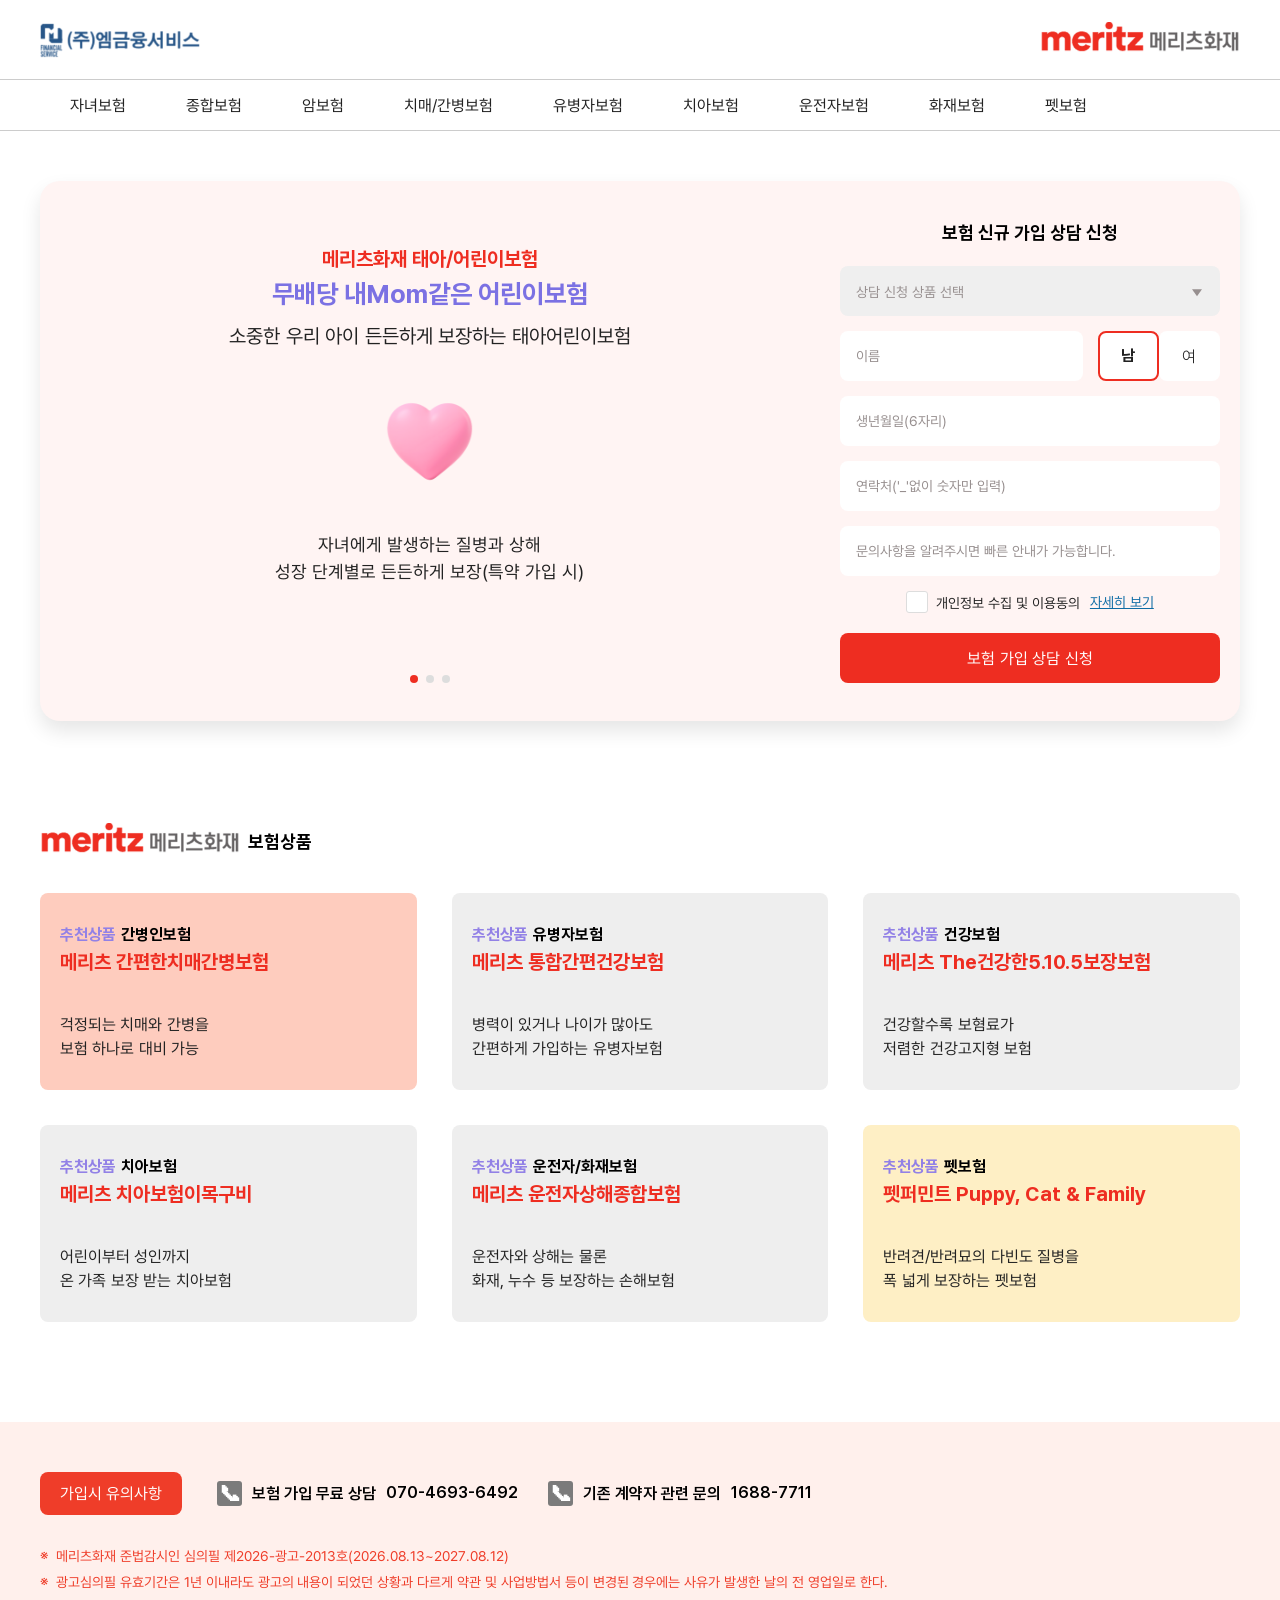
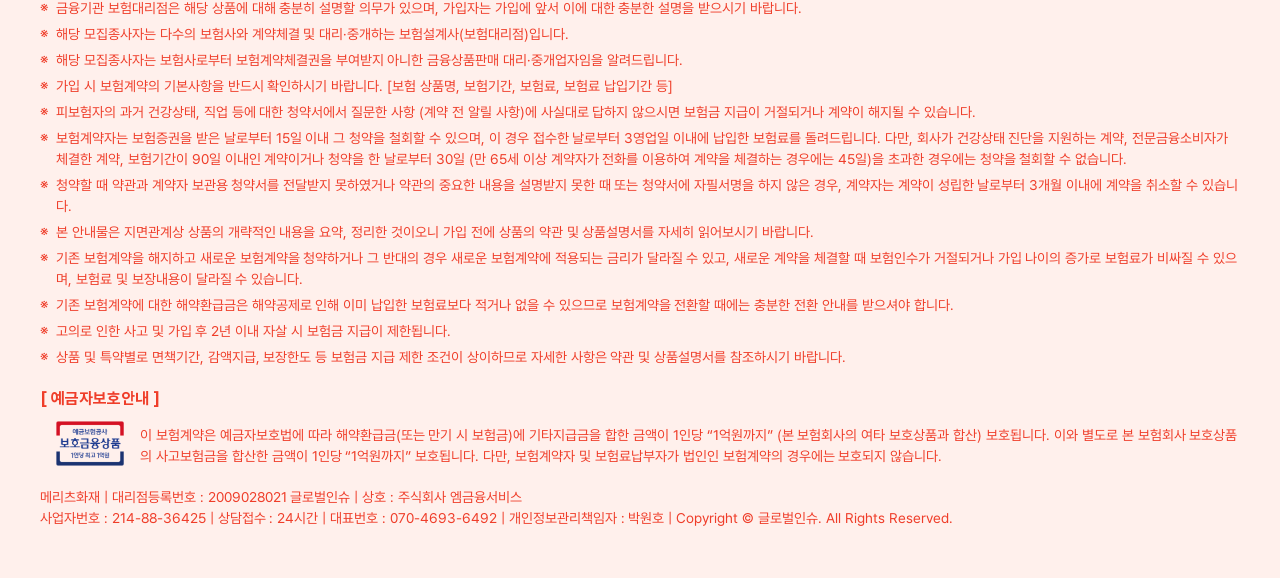
<file: index.html>
<!DOCTYPE html>
<html lang="ko">

<head>
    <title>메리츠화재 - 태아보험 | 어린이보험 | 암보험 | 간병인보험 | 종합보험</title>
    <meta name="description"
        content="메리츠화재 태아보험, 어린이보험, 종합보험, 암보험, 간병인보험, 치매보험, 유병자보험, 치아보험, 운전자보험, 화재보험, 펫보험 가입 홈페이지, 신규 가입 상담 및 보험료 견적 설계" />
    <meta name="keywords"
        content="메리츠 태아보험, 메리츠화재 태아보험, 메리츠 어린이보험, 메리츠화재 어린이보험, 메리츠암보험, 메리츠화재 암보험, 메리츠 운전자보험, 메리츠화재 운전자보험, 메리츠간병인보험, 메리츠화재 간병인보험, 메리츠간병보험, 메리츠 간병비보험, 메리츠화재 간병보험, 메리츠건강보험, 메리츠종합보험, 메리츠 치아보험, 메리츠 펫보험, 메리츠 화재보험, 메리츠화재" />
    <link rel="canonical" href="https://insure-center.co.kr" />
    <link rel="image_src" href="https://insure-center.co.kr/img/main_img.png">
    <meta name="robots" content="index, follow">
    <meta name="language" content="kr">
    <meta name="title" content="메리츠화재 - 태아보험 | 어린이보험 | 암보험 | 간병인보험 | 종합보험" />
    <meta name="publisher" content="메리츠화재 - 태아보험 | 어린이보험 | 암보험 | 간병인보험 | 종합보험" />
    <meta name="Other Agent" content="메리츠화재 - 태아보험 | 어린이보험 | 암보험 | 간병인보험 | 종합보험" />
    <meta name="Author" content="메리츠화재 - 태아보험 | 어린이보험 | 암보험 | 간병인보험 | 종합보험" />
    <meta name="subject" content="메리츠화재 - 태아보험 | 어린이보험 | 암보험 | 간병인보험 | 종합보험" />
    <meta name="location" content="South Korea" />
    <meta itemprop="name" content="메리츠화재 - 태아보험 | 어린이보험 | 암보험 | 간병인보험 | 종합보험" />
    <meta itemprop="description"
        content="메리츠화재 태아보험, 어린이보험, 종합보험, 암보험, 간병인보험, 치매보험, 유병자보험, 치아보험, 운전자보험, 화재보험, 펫보험 가입 홈페이지, 신규 가입 상담 및 보험료 견적 설계" />
    <meta itemprop="image" content="https://insure-center.co.kr/img/main_img.png" />
    <meta property="og:type" content="website" />
    <meta property="og:title" content="메리츠화재 - 태아보험 | 어린이보험 | 암보험 | 간병인보험 | 종합보험" />
    <meta property="og:site_name" content="메리츠화재 - 태아보험 | 어린이보험 | 암보험 | 간병인보험 | 종합보험" />
    <meta property="og:description"
        content="메리츠화재 태아보험, 어린이보험, 종합보험, 암보험, 간병인보험, 치매보험, 유병자보험, 치아보험, 운전자보험, 화재보험, 펫보험 가입 홈페이지, 신규 가입 상담 및 보험료 견적 설계" />
    <meta property="og:image" content="https://insure-center.co.kr/img/main_img.png" />
    <meta property="og:url" content="https://insure-center.co.kr" />
    <meta property="og:image:width" content="1200" />
    <meta property="og:image:height" content="630" />
    <meta name="twitter:card" content="summary" />
    <meta name="twitter:title" content="메리츠화재 - 태아보험 | 어린이보험 | 암보험 | 간병인보험 | 종합보험" />
    <meta name="twitter:site" content="메리츠화재 - 태아보험 | 어린이보험 | 암보험 | 간병인보험 | 종합보험" />
    <meta name="twitter:description"
        content="메리츠화재 태아보험, 어린이보험, 종합보험, 암보험, 간병인보험, 치매보험, 유병자보험, 치아보험, 운전자보험, 화재보험, 펫보험 가입 홈페이지, 신규 가입 상담 및 보험료 견적 설계" />
    <meta name="twitter:image" content="https://insure-center.co.kr/img/main_img.png" />
    <meta name="twitter:url" content="https://insure-center.co.kr" />
    <meta name="twitter:image:width" content="1024" />
    <meta name="twitter:image:height" content="512" />
    <meta name="viewport"
        content="width=device-width, height=device-height, initial-scale=1.0, minimum-scale=1.0, maximum-scale=2.0, user-scalable=yes">
        
    <!-- favicon -->
    <link rel="icon" href="favicon.ico">

    <!-- css -->
    <link rel="stylesheet" href="css/fonts.css">
    <link rel="stylesheet" href="css/reset.css">
    <link rel="stylesheet" href="css/style.css">
    <link rel="stylesheet" href="css/main.css">
    <link rel="stylesheet" href="css/aos.css">
    <link rel="stylesheet" href="css/slick.css">

    <!-- js -->
    <script src="js/jquery-1.12.4.min.js"></script>
    <script src="js/slick.min.js"></script>
    <script src="js/aos.js"></script>
    <script src="js/main.js"></script>
    <script src="js/script.js"></script>

</head>

<body>

    <div id="wrap">

        <!-- 헤더 영역 -->
        <header id="headerWrap">
            <div class="container">
                <div class="headerBox">

                    <!-- 로고 영역 -->
                    <div class="headerTopBox">

                        <div class="headerLogoBox headerLogoBox01">
                            <h1>
                                <a href="index.html">
                                    <img src="images/common/logo02.png" alt="(주)엠금융서비스">
                                </a>
                            </h1>
                        </div>

                        <div class="headerLogoBox headerLogoBox02">
                            <h1>
                                <a href="index.html">
                                    <img src="images/common/logo.png" alt="메리츠화재">
                                </a>
                            </h1>
                        </div>

                    </div>
                    <!-- //로고 영역 -->

                    <!-- 네비게이션 영역 -->
                    <div class="headerBottomBox">

                        <nav class="headerNav">
                            <ul class="headerMenu">
                                <li>
                                    <a href="#">
                                        자녀보험
                                    </a>

                                    <ul class="headerSubMenu">
                                        <li>
                                            <a href="sub/sub_baby.html">내Mom같은어린이보험(태아)</a>
                                        </li>
                                        <li>
                                            <a href="sub/sub_child.html">내Mom같은어린이보험</a>
                                        </li>
                                    </ul>

                                </li>
                                <li>
                                    <a href="#">
                                        종합보험
                                    </a>

                                    <ul class="headerSubMenu">
                                        <li>
                                            <a href="sub/sub_youth.html">내Mom대로보장보험</a>
                                        </li>
                                        <li>
                                            <a href="sub/sub_health.html">올바른종합보험</a>
                                        </li>
                                        <li>
                                            <a href="sub/sub_5105.html">The건강한5.10.5보장보험</a>
                                        </li>
                                    </ul>

                                </li>
                                <li>
                                    <a href="#">
                                        암보험
                                    </a>

                                    <ul class="headerSubMenu">
                                        <li>
                                            <a href="sub/sub_cancer2.html">또걸려도또받는암보험</a>
                                        </li>
                                    </ul>

                                </li>
                                <li>
                                    <a href="#">
                                        치매/간병보험
                                    </a>

                                    <ul class="headerSubMenu">
                                        <li>
                                            <a href="sub/sub_care.html">간편한치매간병보험</a>
                                        </li>
                                    </ul>

                                </li>
                                <li>
                                    <a href="#">
                                        유병자보험
                                    </a>

                                    <ul class="headerSubMenu">
                                        <li>
                                            <a href="sub/sub_simple.html">통합간편건강보험</a>
                                        </li>
                                    </ul>

                                </li>
                                <li>
                                    <a href="#">
                                        치아보험
                                    </a>

                                    <ul class="headerSubMenu">
                                        <li>
                                            <a href="sub/sub_dental.html">치아보험이목구비</a>
                                        </li>
                                    </ul>

                                </li>
                                <li>
                                    <a href="#">
                                        운전자보험
                                    </a>

                                    <ul class="headerSubMenu">
                                        <li>
                                            <a href="sub/sub_drive.html">운전자상해종합보험</a>
                                        </li>
                                    </ul>

                                </li>
                                <li>
                                    <a href="#">
                                        화재보험
                                    </a>

                                    <ul class="headerSubMenu">
                                        <li>
                                            <a href="sub/sub_fire.html">운전자상해종합보험(화재)</a>
                                        </li>
                                    </ul>

                                </li>
                                <li>
                                    <a href="#">
                                        펫보험
                                    </a>

                                    <ul class="headerSubMenu">
                                        <li>
                                            <a href="sub/sub_pet.html">펫퍼민트</a>
                                        </li>
                                    </ul>

                                </li>
                            </ul>
                        </nav>

                    </div>
                    <!-- //네비게이션 영역 -->

                    <!-- 모바일메뉴 영역 -->
                    <div id="mobileMenuWrap">

                        <button type="button" class="mobileMenuBtn toggleBtn" aria-expanded="false"
                            aria-label="모바일메뉴 열기">
                            <span></span>
                            <span></span>
                            <span></span>
                        </button>

                        <div class="mobileMenuBox">

                            <nav class="mobileMenuNav">
                                <ul class="mobileMenu">
                                    <li>
                                        <a href="#">
                                            자녀보험
                                        </a>

                                        <ul class="mobileSubMenu">
                                            <li>
                                                <a href="sub/sub_baby.html">내Mom같은어린이보험(태아)</a>
                                            </li>
                                            <li>
                                                <a href="sub/sub_child.html">내Mom같은어린이보험</a>
                                            </li>
                                        </ul>

                                    </li>
                                    <li>
                                        <a href="#">
                                            종합보험
                                        </a>

                                        <ul class="mobileSubMenu">
                                            <li>
                                                <a href="sub/sub_youth.html">내Mom대로보장보험</a>
                                            </li>
                                            <li>
                                                <a href="sub/sub_health.html">올바른종합보험</a>
                                            </li>
                                            <li>
                                                <a href="sub/sub_5105.html">The건강한5.10.5보장보험</a>
                                            </li>
                                        </ul>

                                    </li>
                                    <li>
                                        <a href="#">
                                            암보험
                                        </a>

                                        <ul class="mobileSubMenu">
                                            <li>
                                                <a href="sub/sub_cancer2.html">또걸려도또받는암보험</a>
                                            </li>
                                        </ul>

                                    </li>
                                    <li>
                                        <a href="#">
                                            치매/간병보험
                                        </a>

                                        <ul class="mobileSubMenu">
                                            <li>
                                                <a href="sub/sub_care.html">간편한치매간병보험</a>
                                            </li>
                                        </ul>

                                    </li>
                                    <li>
                                        <a href="#">
                                            유병자보험
                                        </a>

                                        <ul class="mobileSubMenu">
                                            <li>
                                                <a href="sub/sub_simple.html">통합간편건강보험</a>
                                            </li>
                                        </ul>

                                    </li>
                                    <li>
                                        <a href="#">
                                            치아보험
                                        </a>

                                        <ul class="mobileSubMenu">
                                            <li>
                                                <a href="sub/sub_dental.html">치아보험이목구비</a>
                                            </li>
                                        </ul>

                                    </li>
                                    <li>
                                        <a href="#">
                                            운전자보험
                                        </a>

                                        <ul class="mobileSubMenu">
                                            <li>
                                                <a href="sub/sub_drive.html">운전자상해종합보험</a>
                                            </li>
                                        </ul>

                                    </li>
                                    <li>
                                        <a href="#">
                                            화재보험
                                        </a>

                                        <ul class="mobileSubMenu">
                                            <li>
                                                <a href="sub/sub_fire.html">운전자상해종합보험(화재)</a>
                                            </li>
                                        </ul>

                                    </li>
                                    <li>
                                        <a href="#">
                                            펫보험
                                        </a>

                                        <ul class="mobileSubMenu">
                                            <li>
                                                <a href="sub/sub_pet.html">펫퍼민트</a>
                                            </li>
                                        </ul>

                                    </li>
                                </ul>
                            </nav>
                        </div>
                    </div>
                    <!-- //모바일메뉴 영역 -->

                </div>
            </div>
        </header>
        <!-- //헤더 영역 -->

        <!-- 메인 영역 -->
        <main id="mainWrap">

            <!-- 가입신청 영역 -->
            <section id="formInfoWrap">
                <div class="container">
                    <div class="formInfoBox">

                        <!-- 슬라이드 영역 -->
                        <div class="formSlideInfoBox">
                            <div class="slick">
                                <a href="sub/sub_baby.html" class="formSlideBox">
                                    <h2 class="insuranceSlideTitle">
                                        메리츠화재 태아/어린이보험
                                    </h2>

                                    <h3 class="insuranceProductName">
                                        무배당 내Mom같은 어린이보험
                                    </h3>

                                    <p class="insuranceSlideSummary">
                                        소중한 우리 아이 든든하게 보장하는 태아어린이보험
                                    </p>

                                    <img src="images/main/slide_icon01.png" alt="메리츠 간병보험">

                                    <p class="insuranceSlideDescription">
                                        자녀에게 발생하는 질병과 상해<br>
                                        성장 단계별로 든든하게 보장(특약 가입 시)
                                    </p>
                                </a>

                                <a href="sub/sub_cancer2.html" class="formSlideBox">
                                    <h2 class="insuranceSlideTitle">
                                        메리츠화재 암보험
                                    </h2>

                                    <h3 class="insuranceProductName">
                                        무배당 메리츠 또 걸려도 또 받는 암보험
                                    </h3>

                                    <p class="insuranceSlideSummary">
                                        30종의 암진단비를 각각 보장하는 통합 암보험
                                    </p>

                                    <img src="images/main/slide_icon02.png" alt="메리츠 운전자보험">

                                    <p class="insuranceSlideDescription">
                                        원발암부터 재진단암, 전이암 등 <br>
                                        암 진단비 걱정 없이 보장(특약 가입시)
                                    </p>
                                </a>

                                <a href="sub/sub_care.html" class="formSlideBox">
                                    <h2 class="insuranceSlideTitle">
                                        메리츠화재 치매/간병보험
                                    </h2>

                                    <h3 class="insuranceProductName">
                                        무배당 메리츠 간편한치매간병보험
                                    </h3>

                                    <p class="insuranceSlideSummary">
                                        걱정되는 치매와 간병을 보험 하나로 대비 가능
                                    </p>

                                    <img src="images/main/slide_icon03.png" alt="메리츠 암보험">

                                    <p class="insuranceSlideDescription">
                                        경증 치매부터 진단 시 <br>
                                        간병비 보장하는 간병보험(특약 가입 시)
                                    </p>
                                </a>
                            </div>

                        </div>
                        <!-- //슬라이드 영역 -->

                        <!-- 폼 영역 -->
                        <div class="formInputBox">

                            <h2>
                                보험 신규 가입 상담 신청
                            </h2>

                            <form action="" method="">

                                <!-- 상담 신청 상품 선택 -->
                                <div class="formBox">
                                    <div class="selectBox">
                                        <label for="consultProduct" class="blind">상담 신청 상품</label>
                                        <select name="consultProduct" id="consultProduct">
                                            <option value="" selected disabled>상담 신청 상품 선택</option>
                                            <option value="prenatal">태아보험</option>
                                            <option value="children">어린이보험</option>
                                            <option value="youth">청년보험</option>
                                            <option value="comprehensive">종합보험</option>
                                            <option value="cancer">암보험</option>
                                            <option value="caregiver">간병인보험</option>
                                            <option value="dementia">치매보험</option>
                                            <option value="dental">치아보험</option>
                                            <option value="driver">운전자보험</option>
                                            <option value="accident">상해보험</option>
                                            <option value="fire">화재보험</option>
                                            <option value="pet">펫보험</option>
                                        </select>
                                    </div>
                                </div>

                                <div class="formBox">
                                    <div class="formUserInfoBox">

                                        <!-- 이름 -->
                                        <div class="inputTextBox">
                                            <label for="name" name="name" class="blind">이름</label>
                                            <input type="text" id="name" placeholder="이름">
                                        </div>


                                        <!-- 성별 -->
                                        <div class="genderSelectBox" role="radiogroup" aria-label="성별 선택">

                                            <div class="inputRadioBox">
                                                <input type="radio" name="gender" id="genderMale" value="male"
                                                    class="blind" checked>
                                                <label for="genderMale" class="radioItem">남</label>
                                            </div>

                                            <div class="inputRadioBox">
                                                <input type="radio" name="gender" id="genderFemale" value="female"
                                                    class="blind">
                                                <label for="genderFemale" class="radioItem">여</label>
                                            </div>

                                        </div>

                                    </div>
                                </div>

                                <!-- 생년월일 -->
                                <div class="formBox">
                                    <div class="inputTextBox">
                                        <label for="birthDate" name="birthDate" class="blind">생년월일</label>
                                        <input type="text" id="birthDate" placeholder="생년월일(6자리)">
                                    </div>
                                </div>

                                <!-- 연락처 -->
                                <div class="formBox">
                                    <div class="inputTextBox">
                                        <label for="phone" name="phone" class="blind">연락처</label>
                                        <input type="text" id="phone" placeholder="연락처('_'없이 숫자만 입력)">
                                    </div>
                                </div>

                                <!-- 문의사항 -->
                                <div class="formBox">
                                    <div class="inputTextBox">
                                        <label for="contact" name="contact" class="blind">문의사항</label>
                                        <input type="text" id="contact" placeholder="문의사항을 알려주시면 빠른 안내가 가능합니다.">
                                    </div>
                                </div>

                                <div class="inputCheckBox">
                                    <input type="checkbox" id="agreeChk" name="agreeChk" class="blind">
                                    <label for="agreeChk">개인정보 수집 및 이용동의 </label>
                                    <button type="button" class="detailViewBtn">자세히 보기</button>
                                </div>

                                <button type="submit" class="formBtn">
                                    보험 가입 상담 신청
                                </button>

                            </form>

                        </div>
                        <!-- //폼 영역 -->

                    </div>
                </div>
            </section>
            <!-- //가입신청 영역 -->

            <!-- 보험 상품 영역 -->
            <section id="insuranceProductWrap">
                <div class="container">
                    <div class="insuranceProductBox">

                        <h3>
                            <img src="images/common/logo.png" alt="메리츠화재">
                            <strong>보험상품</strong>
                        </h3>

                        <!-- 보험 상품 목록 영역-->
                        <ul class="insuranceProductList">
                            <li>
                                <a href="sub/sub_care.html" class="insuranceProductLink caregiverProduct">

                                    <div class="insuranceProductMeta">
                                        <strong>추천상품</strong>
                                        <span>간병인보험</span>
                                    </div>

                                    <h4>
                                        메리츠 간편한치매간병보험
                                    </h4>


                                    <p>
                                        걱정되는 치매와 간병을 <br>
                                        보험 하나로 대비 가능
                                    </p>

                                </a>
                            </li>
                            <li>
                                <a href="sub/sub_simple.html" class="insuranceProductLink simplifiedHealthProduct">

                                    <div class="insuranceProductMeta">
                                        <strong>추천상품</strong>
                                        <span>유병자보험</span>
                                    </div>

                                    <h4>
                                        메리츠 통합간편건강보험
                                    </h4>

                                    <p>
                                        병력이 있거나 나이가 많아도 <br>
                                        간편하게 가입하는 유병자보험
                                    </p>
                                </a>
                            </li>
                            <li>
                                <a href="/sub/sub_5105.html" class="insuranceProductLink healthProduct">

                                    <div class="insuranceProductMeta">
                                        <strong>추천상품</strong>
                                        <span>건강보험</span>
                                    </div>

                                    <h4>
                                        메리츠 The건강한5.10.5보장보험
                                    </h4>
                                    <p>
                                        건강할수록 보혐료가 <br>
                                        저렴한 건강고지형 보험
                                    </p>
                                </a>
                            </li>
                            <li>
                                <a href="sub/sub_dental.html" class="insuranceProductLink dentalProduct">

                                    <div class="insuranceProductMeta">
                                        <strong>추천상품</strong>
                                        <span>치아보험</span>
                                    </div>

                                    <h4>
                                        메리츠 치아보험이목구비
                                    </h4>
                                    <p>
                                        어린이부터 성인까지 <br>
                                        온 가족 보장 받는 치아보험
                                    </p>
                                </a>
                            </li>
                            <li>
                                <a href="sub/sub_fire.html" class="insuranceProductLink driverFireProduct">

                                    <div class="insuranceProductMeta">
                                        <strong>추천상품</strong>
                                        <span>운전자/화재보험</span>
                                    </div>

                                    <h4>
                                        메리츠 운전자상해종합보험
                                    </h4>
                                    <p>
                                        운전자와 상해는 물론 <br>
                                        화재, 누수 등 보장하는 손해보험
                                    </p>
                                </a>
                            </li>
                            <li>
                                <a href="sub/sub_pet.html" class="insuranceProductLink petProduct">

                                    <div class="insuranceProductMeta">
                                        <strong>추천상품</strong>
                                        <span>펫보험</span>
                                    </div>

                                    <h4>
                                        펫퍼민트 Puppy, Cat & Family
                                    </h4>
                                    <p>
                                        반려견/반려묘의 다빈도 질병을 <br>
                                        폭 넓게 보장하는 펫보험
                                    </p>
                                </a>
                            </li>
                        </ul>
                        <!-- //보험 상품 목록 영역-->

                    </div>
                </div>
            </section>
            <!-- //보험 상품 영역 -->

        </main>
        <!-- //메인 영역 -->

        <!-- 푸터 영역 -->
        <footer id="footerWrap">
            <div class="container">
                <div class="footerBox">

                    <!-- 상단 영역 -->
                    <div class="footerTopBox">
                        <button type="button" class="footerPopupBtn">
                            가입시 유의사항
                        </button>

                        <div class="footerContactList">

                            <dl class="footerContactItem consultationContact">
                                <dt class="footerContactTitle">보험 가입 무료 상담</dt>
                                <dd class="footerContactNumber">
                                    <a href="tel:070-4693-6492">
                                        070-4693-6492
                                    </a>
                                </dd>
                            </dl>

                            <dl class="footerContactItem contractContact">
                                <dt class="footerContactTitle">기존 계약자 관련 문의</dt>
                                <dd class="footerContactNumber">
                                    <a href="tel:1688-7711">
                                        1688-7711
                                    </a>
                                </dd>
                            </dl>

                        </div>
                    </div>
                    <!-- //상단 영역 -->

                    <!-- 보험상품 안내 및 유의사항 -->
                    <div class="footerNoticeBox">
                        <ul class="footerNoticeList">
                            <li>
                                메리츠화재 준법감시인 심의필 제2026-광고-2013호(2026.08.13~2027.08.12)
                            </li>

                            <li>
                                광고심의필 유효기간은 1년 이내라도 광고의 내용이 되었던 상황과 다르게 약관 및
                                사업방법서 등이 변경된 경우에는 사유가 발생한 날의 전 영업일로 한다.
                            </li>

                            <li>
                                금융기관 보험대리점은 해당 상품에 대해 충분히 설명할 의무가 있으며,
                                가입자는 가입에 앞서 이에 대한 충분한 설명을 받으시기 바랍니다.
                            </li>

                            <li>
                                해당 모집종사자는 다수의 보험사와 계약체결 및 대리·중개하는
                                보험설계사(보험대리점)입니다.
                            </li>

                            <li>
                                해당 모집종사자는 보험사로부터 보험계약체결권을 부여받지 아니한
                                금융상품판매 대리·중개업자임을 알려드립니다.
                            </li>

                            <li>
                                가입 시 보험계약의 기본사항을 반드시 확인하시기 바랍니다.
                                [보험 상품명, 보험기간, 보험료, 보험료 납입기간 등]
                            </li>

                            <li>
                                피보험자의 과거 건강상태, 직업 등에 대한 청약서에서 질문한 사항
                                (계약 전 알릴 사항)에 사실대로 답하지 않으시면 보험금 지급이 거절되거나
                                계약이 해지될 수 있습니다.
                            </li>

                            <li>
                                보험계약자는 보험증권을 받은 날로부터 15일 이내 그 청약을 철회할 수 있으며,
                                이 경우 접수한 날로부터 3영업일 이내에 납입한 보험료를 돌려드립니다.
                                다만, 회사가 건강상태 진단을 지원하는 계약, 전문금융소비자가 체결한 계약,
                                보험기간이 90일 이내인 계약이거나 청약을 한 날로부터 30일
                                (만 65세 이상 계약자가 전화를 이용하여 계약을 체결하는 경우에는 45일)을
                                초과한 경우에는 청약을 철회할 수 없습니다.
                            </li>

                            <li>
                                청약할 때 약관과 계약자 보관용 청약서를 전달받지 못하였거나
                                약관의 중요한 내용을 설명받지 못한 때 또는 청약서에 자필서명을 하지 않은 경우,
                                계약자는 계약이 성립한 날로부터 3개월 이내에 계약을 취소할 수 있습니다.
                            </li>

                            <li>
                                본 안내물은 지면관계상 상품의 개략적인 내용을 요약, 정리한 것이오니
                                가입 전에 상품의 약관 및 상품설명서를 자세히 읽어보시기 바랍니다.
                            </li>

                            <li>
                                기존 보험계약을 해지하고 새로운 보험계약을 청약하거나 그 반대의 경우
                                새로운 보험계약에 적용되는 금리가 달라질 수 있고, 새로운 계약을 체결할 때
                                보험인수가 거절되거나 가입 나이의 증가로 보험료가 비싸질 수 있으며,
                                보험료 및 보장내용이 달라질 수 있습니다.
                            </li>

                            <li>
                                기존 보험계약에 대한 해약환급금은 해약공제로 인해 이미 납입한 보험료보다
                                적거나 없을 수 있으므로 보험계약을 전환할 때에는 충분한 전환 안내를
                                받으셔야 합니다.
                            </li>

                            <li>
                                고의로 인한 사고 및 가입 후 2년 이내 자살 시 보험금 지급이 제한됩니다.
                            </li>

                            <li>
                                상품 및 특약별로 면책기간, 감액지급, 보장한도 등 보험금 지급 제한 조건이
                                상이하므로 자세한 사항은 약관 및 상품설명서를 참조하시기 바랍니다.
                            </li>
                        </ul>

                        <div class="insuranceDepositBox">
                            <h3 class="insuranceDepositTitle">
                                [ 예금자보호안내 ]
                            </h3>
                            <div class="insuranceDepositText">
                                <img src="images/common/product_info_img.png" alt="예금보험공사 보호금융상품 1인창 최고 1억원">
                                <p>
                                    이 보험계약은 예금자보호법에 따라 해약환급금(또는 만기 시 보험금)에
                                    기타지급금을 합한 금액이 1인당 “1억원까지”
                                    (본 보험회사의 여타 보호상품과 합산) 보호됩니다.
                                    이와 별도로 본 보험회사 보호상품의 사고보험금을 합산한 금액이
                                    1인당 “1억원까지” 보호됩니다. 다만, 보험계약자 및 보험료납부자가
                                    법인인 보험계약의 경우에는 보호되지 않습니다.
                                </p>
                            </div>
                        </div>

                    </div>
                    <!-- //보험상품 안내 및 유의사항 -->

                    <!-- 회사 정보 영역 -->
                    <div class="footerCompanyBox">

                        <!-- 회사 정보 -->
                        <div class="footerCompanyInfo">
                            <p>
                                메리츠화재 | 대리점등록번호 : 2009028021 글로벌인슈 | 상호 : 주식회사 엠금융서비스 <br>
                                사업자번호 : 214-88-36425 | 상담접수 : 24시간
                                | 대표번호 : 070-4693-6492 | 개인정보관리책임자 : 박원호 | Copyright © 글로벌인슈. All Rights Reserved.
                            </p>
                        </div>
                        <!-- //회사 정보 영역 -->

                    </div>
                </div>
        </footer>
        <!-- //푸터 영역 -->

    </div>
    <!-- //wrap -->

    <!-- 개인정보 수집 및 이용동의 팝업 -->
    <div id="privacyPolicyPopup" class="commonPopupWrap">
        <div class="popupBox">

            <!-- 팝업 내용 -->
            <div class="popupContent">
                <div class="privacyPolicyBox">

                    <h2 id="privacyPopupTitle" class="popupContentTitle privacyPolicyTitle">
                        개인(신용)정보의 수집·이용에 관한 사항
                    </h2>

                    <p class="privacyPolicyIntro">
                        귀하가 금융상품 소개 등을 위하여 본인의 개인(신용)정보를 수집·이용하고자 하는
                        경우에는 [개인정보보호법] 제15조 및 제22조, [신용정보의 이용 및 보호에 관한 법률]
                        제32조 및 제33조에 따라 동의를 얻어야 합니다. 이에 본인은 귀사가 아래의 내용과
                        같이 영업목적으로 본인의 개인(신용)정보를 수집·이용하는 데 동의합니다.
                    </p>

                    <div class="privacyPolicyList">

                        <div class="privacyPolicyItem">
                            <h3 class="privacyPolicyItemTitle">
                                1. 개인정보의 수집·이용 목적
                            </h3>

                            <ul class="privacyPolicySubList">
                                <li>
                                    서비스 이용에 따른 본인 식별 절차 및 개인 맞춤 서비스 제공
                                </li>

                                <li>
                                    보험상품, 서비스 소개 및 판매, 사은·판촉행사 안내
                                    (전화, SMS 포함)
                                </li>

                                <li>
                                    고지사항 전달, 본인 의사 확인, 불만 처리 등 원활한 보험 관련
                                    의사소통 경로의 확보
                                </li>
                            </ul>
                        </div>

                        <div class="privacyPolicyItem">
                            <h3 class="privacyPolicyItemTitle">
                                2. 수집·이용할 개인(신용)정보의 내용
                            </h3>

                            <p class="privacyPolicyText">
                                성명, 생년월일, 성별, 연락처
                            </p>
                        </div>

                        <div class="privacyPolicyItem">
                            <h3 class="privacyPolicyItemTitle">
                                3. 개인(신용)정보의 보유·이용 기간
                            </h3>

                            <p class="privacyPolicyText">
                                수집·이용 동의일로부터 고객님의 동의 철회 시까지 보관하며,
                                1544-1683으로 전화하시면 철회할 수 있습니다.
                                (단, 최대 3년)
                            </p>
                        </div>

                        <div class="privacyPolicyItem">
                            <h3 class="privacyPolicyItemTitle">
                                4. 개인정보 수집에 동의하지 않는 경우
                            </h3>

                            <p class="privacyPolicyText">
                                이용자는 개인정보 수집 동의를 거부할 권리가 있으며,
                                이에 대한 동의를 하지 않은 경우에는 보험설계 및 상담 서비스 제공이
                                제한됩니다.
                            </p>
                        </div>

                        <div class="privacyPolicyItem">
                            <h3 class="privacyPolicyItemTitle">
                                5. 수집자
                            </h3>

                            <p class="privacyPolicyText">
                                ㈜엠금융서비스
                            </p>
                        </div>

                    </div>

                    <ul class="privacyPolicyNoticeList">
                        <li>
                            정보 동의 시 계약상담 및 가입설계를 위해 최소한의 정보만
                            수집·이용·조회하게 되며, 본 동의를 거부하시는 경우 보험계약 상담 등
                            정상적인 서비스 제공이 불가능할 수 있습니다.
                        </li>

                        <li>
                            이 동의서는 계약의 갱신 등으로 변경되는 경우에도 유효합니다.
                        </li>
                    </ul>

                    <div class="marketingOptOutBox">
                        <h3 class="marketingOptOutTitle">
                            상품권유 중지청구(Do-Not Call)
                        </h3>

                        <ul class="marketingOptOutList">
                            <li>
                                개인(신용)정보 제공 및 이용에 동의한 이후에도 전화[1544-1683],
                                서면 등을 통해 언제든지 마케팅 활동에 대한 중지를 요청할 수 있습니다.
                            </li>

                            <li>
                                현 개인정보 수집·이용에 관한 사항의 내용에 추가, 삭제, 수정이 있을 시에는
                                개정 최소 7일 전부터 회사 인터넷 홈페이지 등을 통해 고지하겠습니다.
                            </li>
                        </ul>
                    </div>

                </div>
            </div>
            <!-- //팝업 내용 -->

            <!-- 팝업 닫기 -->
            <button type="button" class="popupCloseBtn" aria-label="팝업 닫기"></button>

        </div>
    </div>
    <!-- //개인정보 수집 및 이용동의 팝업 -->

    <!-- 보험가입 전 유의사항 팝업 -->
    <div id="insuranceNoticePopup" class="commonPopupWrap">
        <div class="popupBox">

            <!-- 팝업 내용 -->
            <div class="popupContent">
                <div class="insuranceNoticeBox">

                    <!-- 보험가입 전 유의사항 -->
                    <div class="insuranceNoticeSection">
                        <h2 id="insuranceNoticeTitle" class="popupContentTitle">
                            보험가입 전 유의사항
                        </h2>

                        <ul class="insuranceNoticeList">
                            <li>
                                (주)엠금융서비스 보험대리점은 소비자에게 해당 상품에 대해 충분히
                                설명해야 하며, 보험계약자는 본 상품 가입에 앞서 이에 대한 충분한
                                설명을 받으시기 바랍니다.
                            </li>

                            <li>
                                (주)엠금융서비스 보험대리점은 다수의 보험사와 계약 체결 및
                                대리·중개하는 보험설계사(보험대리점)이며, 보험사로부터
                                보험계약체결권을 부여받지 아니한 금융상품판매 대리·중개업자임을
                                알려드립니다.
                            </li>

                            <li>
                                보험계약자가 기존 보험계약을 해지하고 새로운 보험계약을 체결하는
                                경우, 보험인수가 거절되거나 보험료가 인상될 수 있으며,
                                보장내용(면책기간 재적용 등)이 달라질 수 있습니다.
                            </li>

                            <li>
                                가입 시 보험 상품명, 보험기간, 갱신기간, 납입기간, 보험료,
                                면책기간, 감액기간 등 기본사항을 반드시 확인하시기 바랍니다.
                            </li>

                            <li>
                                보험기간 중에 발생한 사고 및 질병에 한하여 보상하며,
                                보상받을 수 있는 경우와 보상받을 수 없는 경우를 확인하셔야 합니다.
                            </li>

                            <li>
                                지급한도, 면책사항 등에 따라 보험금 지급이 제한될 수 있습니다.
                                또한 상해담보의 경우 암벽등반, 스카이다이빙 등 직업, 직무,
                                동호회 활동 중 발생한 사고는 보상하지 않습니다.
                            </li>

                            <li>
                                보험계약 청약 시 기재사항을 사실대로 빠짐없이 작성하고
                                자필 서명하셔야 합니다.
                            </li>

                            <li>
                                질병이나 상해에 대한 위험 보장을 주목적으로 하는 보장성보험이며,
                                저축 또는 연금수령을 목적으로 가입하시기에 적합하지 않습니다.
                            </li>

                            <li>
                                갱신형 상품은 별도의 의사 표시가 없으면 보험기간 만기 시 계약이
                                갱신될 수 있으며, 갱신 시 보험료가 인상될 수 있습니다.
                            </li>

                            <li>
                                보험계약 체결 전 상품설명서 및 약관을 반드시 읽어보시기 바랍니다.
                            </li>
                        </ul>
                    </div>
                    <!-- //보험가입 전 유의사항 -->

                    <!-- 예금자 보호안내 -->
                    <div class="insuranceDepositBox">
                        <h3 class="insuranceDepositTitle">
                            [ 예금자보호안내 ]
                        </h3>
                        <div class="insuranceDepositText">
                            <img src="images/common/product_info_img.png" alt="예금보험공사 보호금융상품 1인창 최고 1억원">
                            <p>
                                이 보험계약은 예금자보호법에 따라 해약환급금(또는 만기 시 보험금)에
                                기타지급금을 합한 금액이 1인당 “1억원까지”
                                (본 보험회사의 여타 보호상품과 합산) 보호됩니다.
                                이와 별도로 본 보험회사 보호상품의 사고보험금을 합산한 금액이
                                1인당 “1억원까지” 보호됩니다. 다만, 보험계약자 및 보험료납부자가
                                법인인 보험계약의 경우에는 보호되지 않습니다.
                            </p>
                        </div>
                    </div>

                    <!-- 보험계약 체결 전 유의사항 -->
                    <div class="insuranceNoticeSection">
                        <h3 class="insuranceNoticeSectionTitle">
                            보험계약 체결 전 유의사항
                        </h3>

                        <p class="insuranceNoticeText">
                            보험계약자 또는 피보험자께서는 보험계약 체결 전에 보험상품명,
                            보험기간, 보험료, 보험료납입기간, 피보험자 등의 계약내용을 반드시
                            확인하시고 해당 상품의 가입설명서 및 보험약관 내용을 반드시
                            읽어보시기 바랍니다.
                        </p>
                    </div>
                    <!-- //보험계약 체결 전 유의사항 -->

                    <!-- 보험계약 해지 후 다른 보험계약 시 유의사항 -->
                    <div class="insuranceNoticeSection">
                        <h3 class="insuranceNoticeSectionTitle">
                            보험계약 해지 후 다른 보험계약 시 유의사항
                        </h3>

                        <p class="insuranceNoticeText">
                            보험계약자 또는 피보험자께서는 기존에 체결되어 있던 보험계약을
                            해지하고 새로운 보험계약을 체결하는 경우 질병이력, 연령증가 등으로
                            가입이 거절되거나 보험료가 인상될 수 있으며, 가입 상품에 따라
                            새로운 면책기간 적용 및 보장 제한 등 기타 불이익이 발생할 수 있습니다.
                        </p>
                    </div>
                    <!-- //보험계약 해지 후 다른 보험계약 시 유의사항 -->

                    <!-- 보험계약 전 알릴 의무 -->
                    <div class="insuranceNoticeSection">
                        <h3 class="insuranceNoticeSectionTitle">
                            보험계약 전 알릴 의무
                        </h3>

                        <p class="insuranceNoticeText">
                            “계약 전 알릴 의무사항”은 회사가 보험계약의 청약을 인수하는 데
                            필요한 자료이므로 보험계약자 및 피보험자는 사실대로 알려야 합니다.
                            위 사항에 대하여 만약 사실대로 알리지 않거나 사실과 다르게 알린
                            경우에는 보험가입이 거절될 수 있으며, 특히 그 내용이 [중요한 사항]에
                            해당하는 경우에는 보험계약자 또는 피보험자의 의사와 관계없이
                            보험약관상 [계약 전 알릴 의무 위반의 효과] 조항에 의해 계약이
                            해지되거나 보장이 제한될 수 있습니다.
                        </p>

                        <p class="insuranceNoticeText">
                            보험설계사는 계약 전 알릴 의무사항에 대한 수령권한이 없으므로
                            과거의 진단 또는 치료 사실 등 중요한 내용을 청약서에 기재하지 않고
                            보험설계사에게 구두로만 알린 경우에는 계약 전 알릴 의무를 이행한
                            것으로 인정되지 않아, 향후 계약이 해지되거나 보험금을 지급받지
                            못할 수 있습니다.
                        </p>
                    </div>
                    <!-- //보험계약 전 알릴 의무 -->

                    <!-- 보험계약 후 알릴 의무 -->
                    <div class="insuranceNoticeSection">
                        <h3 class="insuranceNoticeSectionTitle">
                            보험계약 후 알릴 의무
                        </h3>

                        <p class="insuranceNoticeText">
                            보험계약자 등은 피보험자의 직업·직무 변경 등이 발생한 경우 지체 없이
                            보험회사에 알려야 하며, 이를 알리지 않은 경우 계약 해지 등 알릴 의무
                            위반에 따른 불이익이 발생할 수 있습니다.
                        </p>
                    </div>
                    <!-- //보험계약 후 알릴 의무 -->

                    <!-- 부활 -->
                    <div class="insuranceNoticeSection">
                        <h3 class="insuranceNoticeSectionTitle">
                            부활(효력회복)
                        </h3>

                        <p class="insuranceNoticeText">
                            계약자 또는 피보험자는 보험기간 중에 피보험자가 그 직업 또는 직무를
                            변경(자가용 운전자가 영업용 운전자로 직업 또는 직무를 변경하는 등의
                            경우를 포함합니다)하거나 이륜자동차 또는 원동기장치자전거
                            (전동퀵보드, 전동휠 등 전동기로 작동하는 개인형 이동장치를 포함하여
                            장애인 또는 교통약자가 사용하는 보행보조용 의자차인 전동휠체어,
                            의료용 스쿠터 등은 제외합니다)를 계속적으로 사용
                            (직업, 직무 또는 동호회 활동과 출퇴근 용도 등으로 주로 사용하는
                            경우에 한함)하게 된 경우에는 지체 없이 회사에 알려야 합니다.
                        </p>

                        <p class="insuranceNoticeText">
                            이에 따라 위험이 감소된 경우에는 회사는 그 차액보험료를 돌려드리며,
                            계약자 또는 피보험자의 고의 또는 중대한 과실로 위험이 증가된 경우에는
                            통지를 받은 날부터 1개월 이내에 보험료의 증액을 청구하거나 계약을
                            해지할 수 있습니다.
                        </p>

                        <p class="insuranceNoticeText">
                            계약자 또는 피보험자가 고의 또는 중대한 과실로 직업 또는 직무의
                            변경 사실을 회사에 알리지 않은 경우 변경 후 요율이 변경 전 요율보다
                            높을 때에는 회사는 동 사실을 안 날부터 1개월 이내에 계약자 또는
                            피보험자에게 보험료의 증액을 청구하거나 계약을 해지할 수 있습니다.
                            또한 보험사고가 발생한 경우 보험금의 지급이 제한될 수 있습니다.
                        </p>
                    </div>
                    <!-- //부활 -->

                    <!-- 자동갱신 특약 관련사항 -->
                    <div class="insuranceNoticeSection">
                        <h3 class="insuranceNoticeSectionTitle">
                            자동갱신 특약 관련사항
                        </h3>

                        <p class="insuranceNoticeText">
                            갱신형 특별약관의 만기일 전일까지 계약자의 별도 의사표시가 없는 한
                            자동갱신되며, 이때 보험료는 인상될 수 있습니다.
                        </p>
                    </div>
                    <!-- //자동갱신 특약 관련사항 -->

                    <!-- 자필서명 -->
                    <div class="insuranceNoticeSection">
                        <h3 class="insuranceNoticeSectionTitle">
                            자필서명
                        </h3>

                        <p class="insuranceNoticeText">
                            보험계약자와 피보험자가 자필서명을 하지 않으신 경우에는 보장을 받지
                            못할 수 있습니다. 다만, 전화를 이용하여 가입할 때 일정 요건이
                            충족되면 자필서명을 생략할 수 있으며, 인터넷을 이용한 사이버몰에서는
                            전자서명으로 대체할 수 있습니다.
                        </p>
                    </div>
                    <!-- //자필서명 -->

                    <!-- 청약철회 -->
                    <div class="insuranceNoticeSection">
                        <h3 class="insuranceNoticeSectionTitle">
                            청약철회
                        </h3>

                        <p class="insuranceNoticeText">
                            일반금융소비자인 계약자는 「금융소비자 보호에 관한 법률」 제46조,
                            동법 시행령 제37조, 동법 감독규정 제30조에서 정하는 바에 따라
                            보험증권을 받은 날부터 15일 이내
                            (청약을 한 날부터 30일 이내에 한하며, 만 65세 이상 계약자가 전화를
                            이용하여 체결한 계약은 45일)에 청약을 철회할 수 있으며,
                            이 경우 철회를 접수한 날부터 3영업일 이내에 보험료를 돌려드립니다.
                        </p>

                        <p class="insuranceNoticeText">
                            다만, 회사가 건강상태 진단을 지원하는 계약, 보장기간이 90일 이내인
                            계약 또는 전문금융소비자가 체결한 계약은 청약을 철회할 수 없습니다.
                        </p>
                    </div>
                    <!-- //청약철회 -->

                    <!-- 개인정보를 보호받을 권리 -->
                    <div class="insuranceNoticeSection">
                        <h3 class="insuranceNoticeSectionTitle">
                            개인정보를 보호받을 권리
                        </h3>

                        <p class="insuranceNoticeText">
                            보험계약자는 법에서 정한 경우를 제외하고 본인의 동의 없이 본인의
                            개인정보가 제3자에게 제공 또는 이용되지 않을 권리가 있습니다.
                        </p>
                    </div>
                    <!-- //개인정보를 보호받을 권리 -->

                    <!-- 비례보상 -->
                    <div class="insuranceNoticeSection">
                        <h3 class="insuranceNoticeSectionTitle">
                            비례보상
                        </h3>

                        <p class="insuranceNoticeText">
                            실손의료보장, 배상책임 관련 보장 등 해당 담보를 보장하는 다수의
                            보험계약이 체결되어 있는 경우, 2개 이상의 보험에 가입하더라도
                            그 계약과 보험금을 분담하여 비례보상되므로 유사한 보험가입 여부 및
                            보상한도를 반드시 확인하시기 바랍니다.
                        </p>
                    </div>
                    <!-- //비례보상 -->

                    <!-- 품질보증제도 -->
                    <div class="insuranceNoticeSection">
                        <h3 class="insuranceNoticeSectionTitle">
                            품질보증제도
                        </h3>

                        <p class="insuranceNoticeText">
                            회사가 보험약관 및 계약자 보관용 청약서를 청약할 때 보험계약자에게
                            전달하지 않거나 약관의 중요한 내용을 설명하지 않은 때 또는 계약을
                            체결할 때 계약자가 청약서에 자필서명
                            (날인 및 전자서명법 제2조 제2호에 따른 전자서명을 포함합니다)을
                            하지 않은 때(전화를 이용하여 계약을 체결하는 경우 자필서명을
                            생략할 수 있음)에는 계약자는 계약이 성립한 날부터 3개월 이내에
                            계약을 취소할 수 있습니다.
                        </p>

                        <p class="insuranceNoticeText">
                            이 경우 회사는 계약자에게 이미 납입한 보험료를 돌려드리며,
                            보험료를 받은 기간에 대하여 보험계약대출이율을 연 단위 복리로
                            계산한 금액을 더하여 지급합니다.
                        </p>
                    </div>
                    <!-- //품질보증제도 -->

                    <!-- 위법계약을 해지할 수 있는 권리 -->
                    <div class="insuranceNoticeSection">
                        <h3 class="insuranceNoticeSectionTitle">
                            위법계약을 해지할 수 있는 권리
                        </h3>

                        <p class="insuranceNoticeText">
                            계약자는 보험회사가 「금융소비자 보호에 관한 법률」 제17조 내지
                            제21조를 위반하여 계약을 체결한 경우, 동법 제47조
                            (위법계약의 해지) 제1항, 동법 시행령 제38조 및 동법 감독규정
                            제31조에서 정하는 바에 따라 계약체결일부터 5년을 초과하지 않는
                            범위 내에서 계약체결에 대한 회사의 위반사항을 안 날부터 1년 이내에
                            서면 등으로 해당 계약의 해지를 요구할 수 있습니다.
                        </p>

                        <p class="insuranceNoticeText">
                            이때 계약자는 해지요구서에 위반 사실을 증명하는 서류를 첨부하여
                            보험사에 제출하여야 합니다. 이 경우 보험사에 해지를 요구하신 날부터
                            10일 이내에 수락 여부를 통지
                            (거절할 때에는 거절 사유를 함께 포함하여 통지)받으실 수 있습니다.
                        </p>

                        <p class="insuranceNoticeText">
                            다만, 법률에 따라 가입 의무가 부과되고 그 해제·해지도 해당 법률에
                            따라 가능한 보장성 상품에 대해 계약의 해지를 요구하려는 경우에는
                            동종의 다른 보험에 가입되어 있어야 합니다.
                        </p>
                    </div>
                    <!-- //위법계약을 해지할 수 있는 권리 -->

                    <!-- 해약환급금 안내 -->
                    <div class="insuranceNoticeSection">
                        <h3 class="insuranceNoticeSectionTitle">
                            해약환급금이 납입한 보험료보다 적거나 없을 수 있는 이유
                        </h3>

                        <p class="insuranceNoticeText">
                            보험계약자는 계약을 해지할 수 있으며, 중도 해지 시 지급되는
                            해약환급금은 납입한 보험료보다 적거나 없을 수 있습니다.
                            그 이유는 납입한 보험료 중 위험보장을 위한 보험료, 사업비 및
                            특약보험료를 차감한 후 운용·적립되고, 해지 시에는 계약자적립액에서
                            이미 지출한 사업비 해당액을 차감하는 경우가 있기 때문입니다.
                        </p>
                    </div>
                    <!-- //해약환급금 안내 -->

                    <!-- 보험금을 지급하지 않는 사유 -->
                    <div class="insuranceNoticeSection">
                        <h3 class="insuranceNoticeSectionTitle">
                            보험금을 지급하지 않는 사유
                        </h3>

                        <p class="insuranceNoticeText">
                            회사는 다음 중 어느 한 가지로 보험금 지급사유가 발생한 때에는
                            보험금을 지급하지 않습니다.
                        </p>

                        <ul class="insuranceNoticeList insuranceNoticeDashList">
                            <li>
                                피보험자가 고의로 자신을 해친 경우. 다만, 피보험자가 심신상실
                                등으로 자유로운 의사결정을 할 수 없는 상태에서 자신을 해친
                                경우에는 보험금을 지급하여 드립니다.
                            </li>

                            <li>
                                보험수익자가 고의로 피보험자를 해친 경우. 다만, 그 보험수익자가
                                일부 보험수익자인 경우에는 다른 보험수익자에 대한 보험금은
                                지급합니다.
                            </li>

                            <li>
                                계약자가 고의로 피보험자를 해친 경우
                            </li>

                            <li>
                                피보험자의 임신, 출산(제왕절개 포함), 산후기. 그러나 회사가
                                보장하는 보험금 지급사유로 인한 경우에는 보험금을 지급해드립니다.
                            </li>

                            <li>
                                전쟁, 외국의 무력행사, 혁명, 내란, 사변, 폭동
                            </li>
                        </ul>
                    </div>
                    <!-- //보험금을 지급하지 않는 사유 -->

                    <!-- 모집질서 확립 및 신고센터 -->
                    <div class="insuranceNoticeSection">
                        <h3 class="insuranceNoticeSectionTitle">
                            모집질서 확립 및 신고센터 안내
                        </h3>

                        <p class="insuranceNoticeText">
                            특별이익 제공 등 법질서 문란행위는 금융감독원으로부터 제재를 받을
                            수 있습니다.
                        </p>

                        <p class="insuranceNoticeText">
                            금융감독원 민원상담 전화 : 국번 없이 1332 /
                            인터넷 :
                            <a href="https://www.fss.or.kr" target="_blank" rel="noopener noreferrer">
                                www.fss.or.kr
                            </a>
                        </p>
                    </div>
                    <!-- //모집질서 확립 및 신고센터 -->

                    <!-- 분쟁조정절차 -->
                    <div class="insuranceNoticeSection">
                        <h3 class="insuranceNoticeSectionTitle">
                            분쟁조정절차에 관한 사항
                        </h3>

                        <p class="insuranceNoticeText">
                            이 보험계약과 관련하여 의문사항 또는 불만(민원)이 있을 경우
                            해당 모집자나 생명보험협회 상담센터(02-2262-6600)에 문의할 수
                            있습니다.
                        </p>

                        <p class="insuranceNoticeText">
                            또한 분쟁이 발생한 경우 금융감독원
                            (국번 없이 1332,
                            <a href="https://www.fss.or.kr" target="_blank" rel="noopener noreferrer">
                                www.fss.or.kr
                            </a>),
                            한국소비자원(국번 없이 1372) 등에 도움을 요청할 수 있습니다.
                            다만, 분쟁조정의 신청 이후 또는 조정신청 사건의 처리절차 진행 중에
                            일방 당사자가 소를 제기한 경우에는 그 조정의 처리를 중지하고
                            이를 당사자 쌍방에게 통보합니다.
                        </p>
                    </div>
                    <!-- //분쟁조정절차 -->

                    <!-- 금융감독원 보험범죄 신고센터 -->
                    <div class="insuranceNoticeSection">
                        <h3 class="insuranceNoticeSectionTitle">
                            금융감독원 보험범죄 신고센터 안내
                        </h3>

                        <p class="insuranceNoticeText">
                            보험사기방지 특별법 제8조(보험사기죄)에 의거 10년 이하의 징역 또는
                            5천만원 이하의 벌금에 처해집니다.
                        </p>

                        <p class="insuranceNoticeText">
                            금융감독원 민원상담 전화 : 국번 없이 1332 /
                            <a href="https://www.fss.or.kr" target="_blank" rel="noopener noreferrer">
                                www.fss.or.kr
                            </a>
                        </p>
                    </div>
                    <!-- //금융감독원 보험범죄 신고센터 -->

                    <!-- 승환계약 불이익사항 -->
                    <div class="insuranceNoticeSection">
                        <h3 class="insuranceNoticeSectionTitle">
                            승환계약 불이익사항 안내
                        </h3>

                        <p class="insuranceNoticeText">
                            보험계약자가 기존 보험계약을 해지하고 새로운 보험계약을 체결하는
                            과정에서 다음과 같은 불이익이 발생할 수 있습니다.
                        </p>

                        <ol class="insuranceNoticeNumberList">
                            <li>
                                <span>①</span>
                                질병이력, 연령증가 등으로 가입이 거절되거나 보험료가
                                인상될 수 있습니다.
                            </li>

                            <li>
                                <span>②</span>
                                가입 상품에 따라 새로운 면책기간 적용 및 보장 제한 등
                                기타 불이익이 발생할 수 있습니다.
                            </li>
                        </ol>
                    </div>
                    <!-- //승환계약 불이익사항 -->

                    <!-- 기타 안내사항 -->
                    <div class="insuranceNoticeSection">
                        <ul class="insuranceNoticeList insuranceNoticeDotList">
                            <li>
                                자료 중 약관은 특정 보험회사의 약관을 참조했으며,
                                일부 내용은 보험회사 및 상품별로 상이할 수 있습니다.
                            </li>

                            <li>
                                회사별, 상품별, 성별, 연령, 직업에 따라 담보내용,
                                가입 가능한 담보와 가입금액은 상이하며, 회사가 정하는 기준에
                                따라 가입이 제한되거나 가입이 불가능할 수 있습니다.
                            </li>

                            <li>
                                광고심의필 유효기간은 1년 이내라도 광고의 내용이 되었던 상황과
                                다르게 약관 및 사업방법서 등이 변경된 경우에는 사유가 발생한
                                날의 전 영업일로 합니다.
                            </li>

                            <li>
                                상기 내용은 모집종사자 개인의 의견이며, 계약체결에 따른 이익 또는
                                손실은 보험계약자 및 피보험자에게 귀속됩니다.
                            </li>
                        </ul>
                    </div>
                    <!-- //기타 안내사항 -->

                </div>
            </div>
            <!-- //팝업 내용 -->

            <!-- 팝업 닫기 -->
            <button type="button" class="popupCloseBtn" aria-label="팝업 닫기"></button>

        </div>
    </div>
    <!-- //보험가입 전 유의사항 팝업 -->

</body>

</html>
</file>
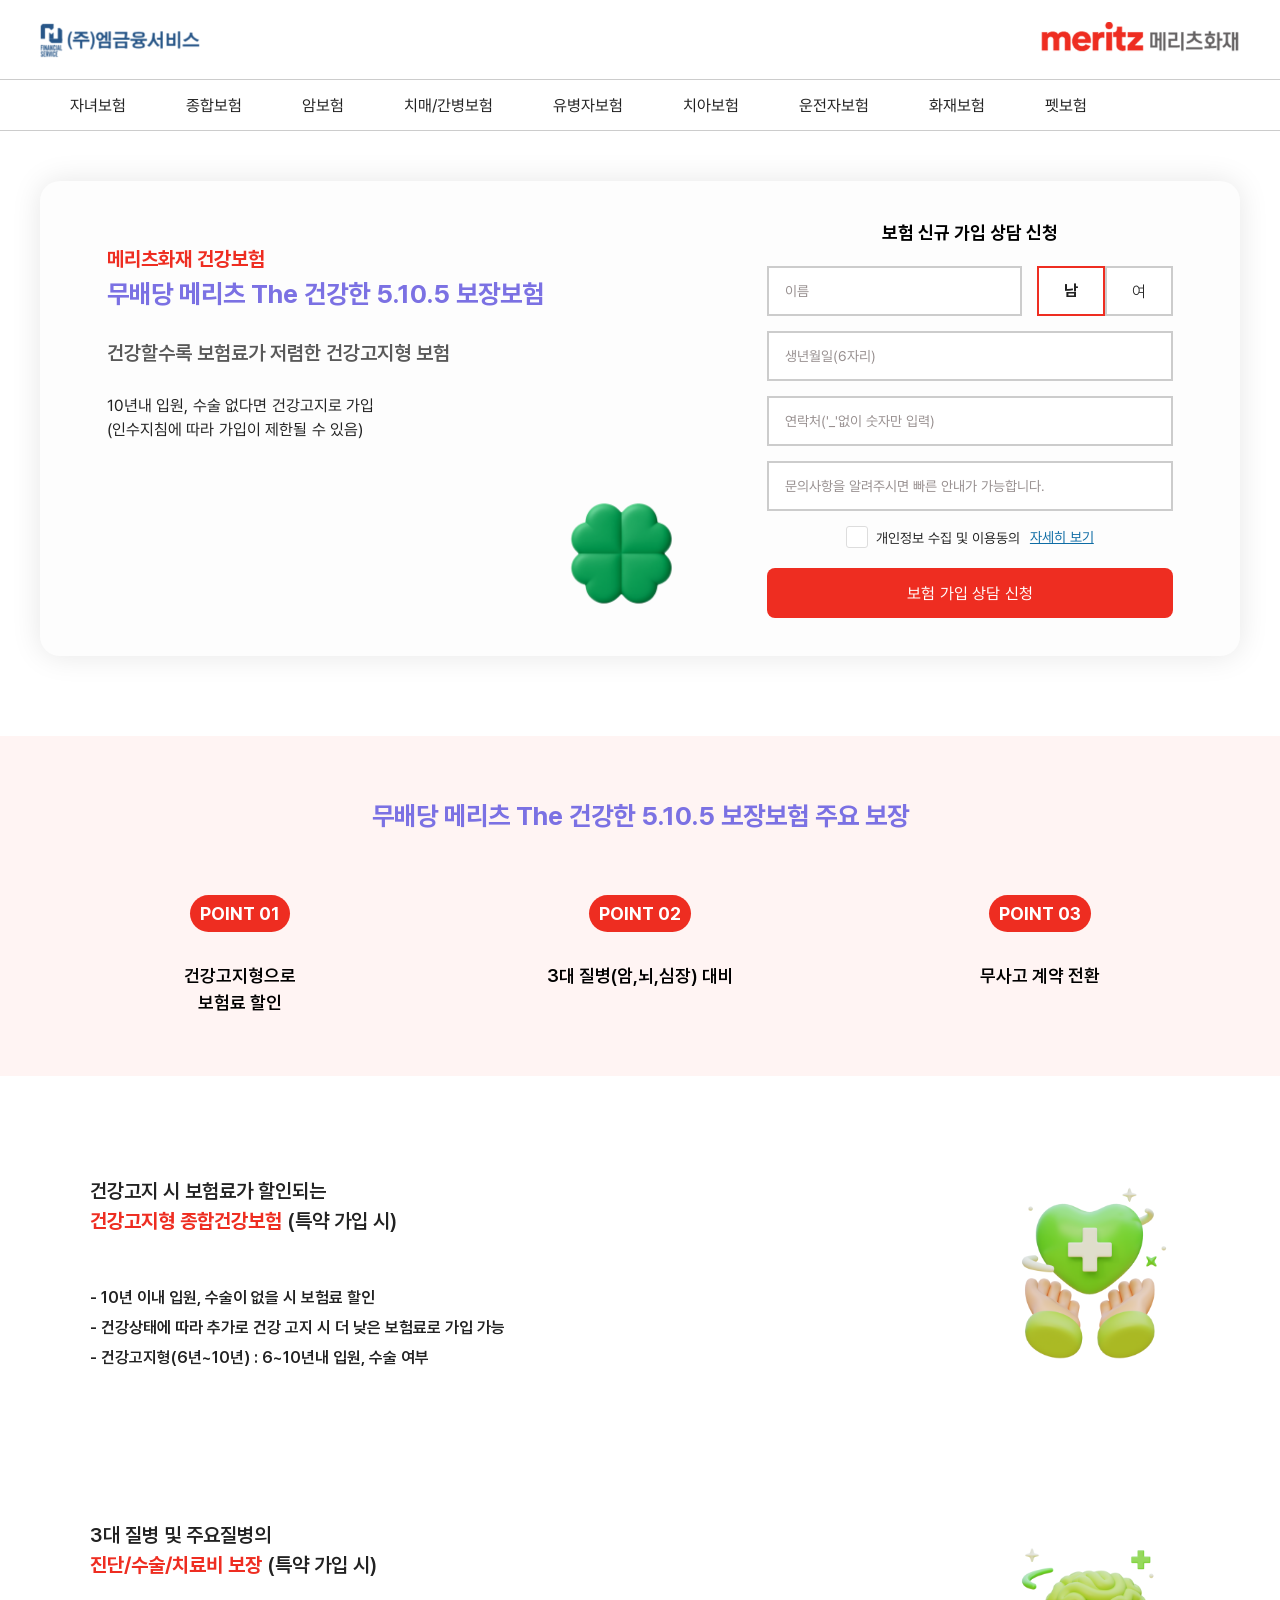
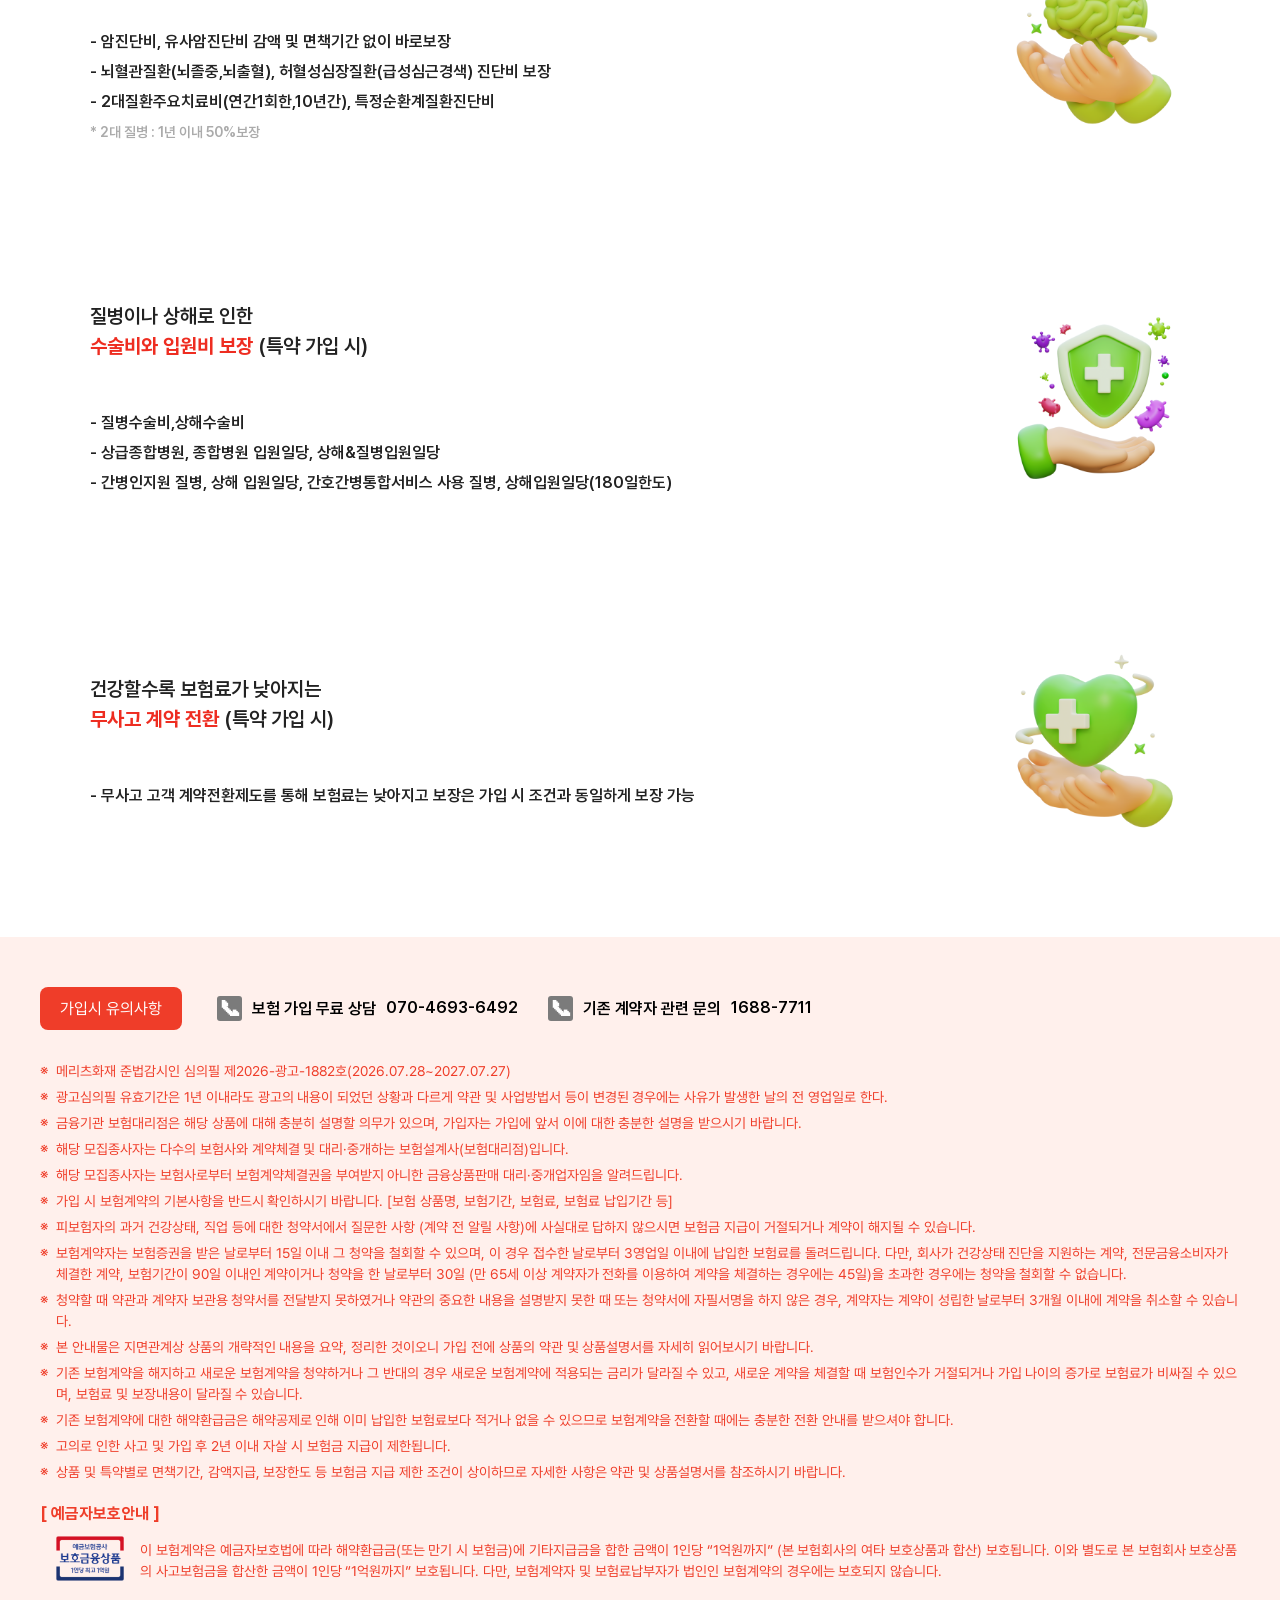
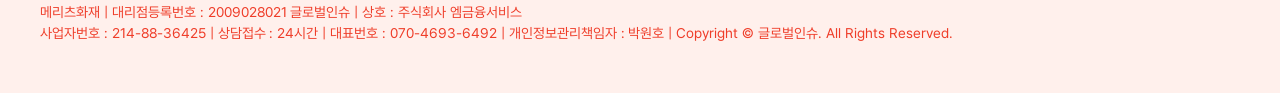
<file: sub/sub_5105.html>
<!DOCTYPE html>
<html lang="ko">

<head>
    <title>메리츠화재 건강고지형보험 | The건강한 5.10.5 보장보험(건강보험)</title>
    <meta name="description"
        content="메리츠화재 건강보험 The건강한 5.10.5 보장보험, 암/전이암, 뇌혈관질환, 심장질환 진단비, 수술비, 치료비, 간병인 등 보장, 건강할수록 보험료 할인, 맞춤 견적 설계 및 가입 상담" />
    <meta name="keywords"
        content="건강고지형보험, 건강고지형, 건강고지보험, 건강체보험, 건강고지형 10년, 건강고지형 고지의무, 건강고지형 플랜, 건강체 할인, 건강고지 10년, 건강고지, 건강고지형 전환, 건강고지형 뜻, 건강체" />
    <link rel="canonical" href="https://insure-center.co.kr/5105" />
    <link rel="image_src" href="https://insure-center.co.kr/img/main_img.png">
    <meta name="robots" content="index, follow">
    <meta name="language" content="kr">
    <meta name="title" content="메리츠화재 건강고지형보험 | The건강한 5.10.5 보장보험(건강보험)" />
    <meta name="publisher" content="메리츠화재 건강고지형보험 | The건강한 5.10.5 보장보험(건강보험)" />
    <meta name="Other Agent" content="메리츠화재 건강고지형보험 | The건강한 5.10.5 보장보험(건강보험)" />
    <meta name="Author" content="메리츠화재 건강고지형보험 | The건강한 5.10.5 보장보험(건강보험)" />
    <meta name="subject" content="메리츠화재 건강고지형보험 | The건강한 5.10.5 보장보험(건강보험)" />
    <meta name="location" content="South Korea" />
    <meta itemprop="name" content="메리츠화재 건강고지형보험 | The건강한 5.10.5 보장보험(건강보험)" />
    <meta itemprop="description"
        content="메리츠화재 건강보험 The건강한 5.10.5 보장보험, 암/전이암, 뇌혈관질환, 심장질환 진단비, 수술비, 치료비, 간병인 등 보장, 건강할수록 보험료 할인, 맞춤 견적 설계 및 가입 상담" />
    <meta itemprop="image" content="https://insure-center.co.kr/img/main_img.png" />
    <meta property="og:type" content="website" />
    <meta property="og:title" content="메리츠화재 건강고지형보험 | The건강한 5.10.5 보장보험(건강보험)" />
    <meta property="og:site_name" content="메리츠화재 건강고지형보험 | The건강한 5.10.5 보장보험(건강보험)" />
    <meta property="og:description"
        content="메리츠화재 건강보험 The건강한 5.10.5 보장보험, 암/전이암, 뇌혈관질환, 심장질환 진단비, 수술비, 치료비, 간병인 등 보장, 건강할수록 보험료 할인, 맞춤 견적 설계 및 가입 상담" />
    <meta property="og:image" content="https://insure-center.co.kr/img/main_img.png" />
    <meta property="og:url" content="https://insure-center.co.kr/5105" />
    <meta property="og:image:width" content="1200" />
    <meta property="og:image:height" content="630" />
    <meta name="twitter:card" content="summary" />
    <meta name="twitter:title" content="메리츠화재 건강고지형보험 | The건강한 5.10.5 보장보험(건강보험)" />
    <meta name="twitter:site" content="메리츠화재 건강고지형보험 | The건강한 5.10.5 보장보험(건강보험)" />
    <meta name="twitter:description"
        content="메리츠화재 건강보험 The건강한 5.10.5 보장보험, 암/전이암, 뇌혈관질환, 심장질환 진단비, 수술비, 치료비, 간병인 등 보장, 건강할수록 보험료 할인, 맞춤 견적 설계 및 가입 상담" />
    <meta name="twitter:image" content="https://insure-center.co.kr/img/main_img.png" />
    <meta name="twitter:url" content="https://insure-center.co.kr/5105" />
    <meta name="twitter:image:width" content="1024" />
    <meta name="twitter:image:height" content="512" />
    <meta name="viewport"
        content="width=device-width, height=device-height, initial-scale=1.0, minimum-scale=1.0, maximum-scale=2.0, user-scalable=yes">
        
    <!-- favicon -->
    <link rel="icon" href="favicon.ico">

    <!-- css -->
    <link rel="stylesheet" href="../css/fonts.css">
    <link rel="stylesheet" href="../css/reset.css">
    <link rel="stylesheet" href="../css/style.css">
    <link rel="stylesheet" href="../css/sub.css">
    <link rel="stylesheet" href="../css/aos.css">
    <link rel="stylesheet" href="../css/slick.css">

    <!-- js -->
    <script src="../js/jquery-1.12.4.min.js"></script>
    <script src="../js/slick.min.js"></script>
    <script src="../js/aos.js"></script>
    <script src="../js/sub.js"></script>
    <script src="../js/script.js"></script>

</head>

<body>

    <div id="wrap">

        <!-- 헤더 영역 -->
        <header id="headerWrap">
            <div class="container">
                <div class="headerBox">

                    <!-- 로고 영역 -->
                    <div class="headerTopBox">

                        <div class="headerLogoBox headerLogoBox01">
                            <h1>
                                <a href="../index.html">
                                    <img src="../images/common/logo02.png" alt="(주)엠금융서비스">
                                </a>
                            </h1>
                        </div>

                        <div class="headerLogoBox headerLogoBox02">
                            <h1>
                                <a href="../index.html">
                                    <img src="../images/common/logo.png" alt="메리츠화재">
                                </a>
                            </h1>
                        </div>

                    </div>
                    <!-- //로고 영역 -->

                    <!-- 네비게이션 영역 -->
                    <div class="headerBottomBox">

                        <nav class="headerNav">
                            <ul class="headerMenu">
                                <li>
                                    <a href="#">
                                        자녀보험
                                    </a>

                                    <ul class="headerSubMenu">
                                        <li>
                                            <a href="../sub/sub_baby.html">내Mom같은어린이보험(태아)</a>
                                        </li>
                                        <li>
                                            <a href="../sub/sub_child.html">내Mom같은어린이보험</a>
                                        </li>
                                    </ul>

                                </li>
                                <li>
                                    <a href="#">
                                        종합보험
                                    </a>

                                    <ul class="headerSubMenu">
                                        <li>
                                            <a href="../sub/sub_youth.html">내Mom대로보장보험</a>
                                        </li>
                                        <li>
                                            <a href="../sub/sub_health.html">올바른종합보험</a>
                                        </li>
                                        <li>
                                            <a href="../sub/sub_5105.html">The건강한5.10.5보장보험</a>
                                        </li>
                                    </ul>

                                </li>
                                <li>
                                    <a href="#">
                                        암보험
                                    </a>

                                    <ul class="headerSubMenu">
                                        <li>
                                            <a href="../sub/sub_cancer2.html">또걸려도또받는암보험</a>
                                        </li>
                                    </ul>

                                </li>
                                <li>
                                    <a href="#">
                                        치매/간병보험
                                    </a>

                                    <ul class="headerSubMenu">
                                        <li>
                                            <a href="../sub/sub_care.html">간편한치매간병보험</a>
                                        </li>
                                    </ul>

                                </li>
                                <li>
                                    <a href="#">
                                        유병자보험
                                    </a>

                                    <ul class="headerSubMenu">
                                        <li>
                                            <a href="../sub/sub_simple.html">통합간편건강보험</a>
                                        </li>
                                    </ul>

                                </li>
                                <li>
                                    <a href="#">
                                        치아보험
                                    </a>

                                    <ul class="headerSubMenu">
                                        <li>
                                            <a href="../sub/sub_dental.html">치아보험이목구비</a>
                                        </li>
                                    </ul>

                                </li>
                                <li>
                                    <a href="#">
                                        운전자보험
                                    </a>

                                    <ul class="headerSubMenu">
                                        <li>
                                            <a href="../sub/sub_drive.html">운전자상해종합보험</a>
                                        </li>
                                    </ul>

                                </li>
                                <li>
                                    <a href="#">
                                        화재보험
                                    </a>

                                    <ul class="headerSubMenu">
                                        <li>
                                            <a href="../sub/sub_fire.html">운전자상해종합보험(화재)</a>
                                        </li>
                                    </ul>

                                </li>
                                <li>
                                    <a href="#">
                                        펫보험
                                    </a>

                                    <ul class="headerSubMenu">
                                        <li>
                                            <a href="../sub/sub_pet.html">펫퍼민트</a>
                                        </li>
                                    </ul>

                                </li>
                            </ul>
                        </nav>

                    </div>
                    <!-- //네비게이션 영역 -->

                    <!-- 모바일메뉴 영역 -->
                    <div id="mobileMenuWrap">

                        <button type="button" class="mobileMenuBtn toggleBtn" aria-expanded="false"
                            aria-label="모바일메뉴 열기">
                            <span></span>
                            <span></span>
                            <span></span>
                        </button>

                        <div class="mobileMenuBox">

                            <nav class="mobileMenuNav">
                                <ul class="mobileMenu">
                                    <li>
                                        <a href="#">
                                            자녀보험
                                        </a>

                                        <ul class="mobileSubMenu">
                                            <li>
                                                <a href="../sub/sub_baby.html">내Mom같은어린이보험(태아)</a>
                                            </li>
                                            <li>
                                                <a href="../sub/sub_child.html">내Mom같은어린이보험</a>
                                            </li>
                                        </ul>

                                    </li>
                                    <li>
                                        <a href="#">
                                            종합보험
                                        </a>

                                        <ul class="mobileSubMenu">
                                            <li>
                                                <a href="../sub/sub_youth.html">내Mom대로보장보험</a>
                                            </li>
                                            <li>
                                                <a href="../sub/sub_health.html">올바른종합보험</a>
                                            </li>
                                            <li>
                                                <a href="../sub/sub_5105.html">The건강한5.10.5보장보험</a>
                                            </li>
                                        </ul>

                                    </li>
                                    <li>
                                        <a href="#">
                                            암보험
                                        </a>

                                        <ul class="mobileSubMenu">
                                            <li>
                                                <a href="../sub/sub_cancer2.html">또걸려도또받는암보험</a>
                                            </li>
                                        </ul>

                                    </li>
                                    <li>
                                        <a href="#">
                                            치매/간병보험
                                        </a>

                                        <ul class="mobileSubMenu">
                                            <li>
                                                <a href="../sub/sub_care.html">간편한치매간병보험</a>
                                            </li>
                                        </ul>

                                    </li>
                                    <li>
                                        <a href="#">
                                            유병자보험
                                        </a>

                                        <ul class="mobileSubMenu">
                                            <li>
                                                <a href="../sub/sub_simple.html">통합간편건강보험</a>
                                            </li>
                                        </ul>

                                    </li>
                                    <li>
                                        <a href="#">
                                            치아보험
                                        </a>

                                        <ul class="mobileSubMenu">
                                            <li>
                                                <a href="../sub/sub_dental.html">치아보험이목구비</a>
                                            </li>
                                        </ul>

                                    </li>
                                    <li>
                                        <a href="#">
                                            운전자보험
                                        </a>

                                        <ul class="mobileSubMenu">
                                            <li>
                                                <a href="../sub/sub_drive.html">운전자상해종합보험</a>
                                            </li>
                                        </ul>

                                    </li>
                                    <li>
                                        <a href="#">
                                            화재보험
                                        </a>

                                        <ul class="mobileSubMenu">
                                            <li>
                                                <a href="../sub/sub_fire.html">운전자상해종합보험(화재)</a>
                                            </li>
                                        </ul>

                                    </li>
                                    <li>
                                        <a href="#">
                                            펫보험
                                        </a>

                                        <ul class="mobileSubMenu">
                                            <li>
                                                <a href="../sub/sub_pet.html">펫퍼민트</a>
                                            </li>
                                        </ul>

                                    </li>
                                </ul>
                            </nav>
                        </div>
                    </div>
                    <!-- //모바일메뉴 영역 -->

                </div>
            </div>
        </header>
        <!-- //헤더 영역 -->

        <!-- 메인 영역 -->
        <main id="subWrap">

            <!-- 가입신청 영역 -->
            <section id="formInfoWrap">
                <div class="container">
                    <div class="formInfoBox">

                        <!-- 보험상품 안내 영역 -->
                        <div class="formInfoDescBox">
                            <h2 class="insuranceSlideTitle">
                                메리츠화재 건강보험
                            </h2>

                            <h3 class="insuranceProductName">
                                무배당 메리츠 The 건강한 5.10.5 보장보험
                            </h3>

                            <p class="insuranceSlideSummary">
                                건강할수록 보험료가 저렴한 건강고지형 보험
                            </p>

                            <p class="insuranceSlideDescription">
                                10년내 입원, 수술 없다면 건강고지로 가입 <br>
                                (인수지침에 따라 가입이 제한될 수 있음)
                            </p>

                            <img src="../images/sub/icon05.png" alt="건강고지" class="img">

                        </div>
                        <!-- //보험상품 안내 영역 -->

                        <!-- 폼 영역 -->
                        <div class="formInputBox">

                            <h2>
                                보험 신규 가입 상담 신청
                            </h2>

                            <form action="" method="">

                                <div class="formBox">
                                    <div class="formUserInfoBox">

                                        <!-- 이름 -->
                                        <div class="inputTextBox">
                                            <label for="name" name="name" class="blind">이름</label>
                                            <input type="text" id="name" placeholder="이름">
                                        </div>


                                        <!-- 성별 -->
                                        <div class="genderSelectBox" role="radiogroup" aria-label="성별 선택">

                                            <div class="inputRadioBox">
                                                <input type="radio" name="gender" id="genderMale" value="male"
                                                    class="blind" checked>
                                                <label for="genderMale" class="radioItem">남</label>
                                            </div>

                                            <div class="inputRadioBox">
                                                <input type="radio" name="gender" id="genderFemale" value="female"
                                                    class="blind">
                                                <label for="genderFemale" class="radioItem">여</label>
                                            </div>

                                        </div>

                                    </div>
                                </div>

                                <!-- 생년월일 -->
                                <div class="formBox">
                                    <div class="inputTextBox">
                                        <label for="birthDate" name="birthDate" class="blind">생년월일</label>
                                        <input type="text" id="birthDate" placeholder="생년월일(6자리)">
                                    </div>
                                </div>

                                <!-- 연락처 -->
                                <div class="formBox">
                                    <div class="inputTextBox">
                                        <label for="phone" name="phone" class="blind">연락처</label>
                                        <input type="text" id="phone" placeholder="연락처('_'없이 숫자만 입력)">
                                    </div>
                                </div>

                                <!-- 문의사항 -->
                                <div class="formBox">
                                    <div class="inputTextBox">
                                        <label for="contact" name="contact" class="blind">문의사항</label>
                                        <input type="text" id="contact" placeholder="문의사항을 알려주시면 빠른 안내가 가능합니다.">
                                    </div>
                                </div>

                                <div class="inputCheckBox">
                                    <input type="checkbox" id="agreeChk" name="agreeChk" class="blind">
                                    <label for="agreeChk">개인정보 수집 및 이용동의 </label>
                                    <button type="button" class="detailViewBtn">자세히 보기</button>
                                </div>

                                <button type="submit" class="formBtn">
                                    보험 가입 상담 신청
                                </button>

                            </form>

                        </div>
                        <!-- //폼 영역 -->

                    </div>
                </div>
            </section>
            <!-- //가입신청 영역 -->

            <!-- 보험 주요 보장 영역 -->
            <section id="insuranceCoverageWrap">

                <!-- 보험 주요 보장 안내 영역 -->
                <div class="insuranceCoverageBox">
                    <div class="container">

                        <h3 class="insuranceProductName">
                            무배당 메리츠 The 건강한 5.10.5 보장보험 주요 보장
                        </h3>

                        <ol class="insuranceCoverageList">
                            <li class="insuranceCoverageItem">
                                <span class="insuranceCoveragePoint">
                                    POINT 01
                                </span>

                                <p class="insuranceCoverageDescription">
                                    건강고지형으로 <br>
                                    보험료 할인
                                </p>
                            </li>

                            <li class="insuranceCoverageItem">
                                <span class="insuranceCoveragePoint">
                                    POINT 02
                                </span>

                                <p class="insuranceCoverageDescription">
                                    3대 질병(암,뇌,심장) 대비
                                </p>
                            </li>

                            <li class="insuranceCoverageItem">
                                <span class="insuranceCoveragePoint">
                                    POINT 03
                                </span>

                                <p class="insuranceCoverageDescription">
                                    무사고 계약 전환
                                </p>
                            </li>
                        </ol>
                    </div>
                </div>
                <!-- 보험 주요 보장 안내 영역 -->

                <!-- 보험 주요 보장 상세 영역 -->
                <div class="insuranceDetailBox">
                    <div class="container">
                        <ul class="insuranceDetailList">
                            <li class="insuranceDetailItem">
                                <div class="insuranceDetailContent">
                                    <h5 class="insuranceDetailTitle">
                                        건강고지 시 보험료가 할인되는<br>
                                        <strong>
                                            건강고지형 종합건강보험
                                        </strong>
                                        (특약 가입 시)
                                    </h5>

                                    <ul class="insuranceBenefitList">
                                        <li>- 10년 이내 입원, 수술이 없을 시 보험료 할인</li>
                                        <li>- 건강상태에 따라 추가로 건강 고지 시 더 낮은 보험료로 가입 가능</li>
                                        <li>- 건강고지형(6년~10년) : 6~10년내 입원, 수술 여부</li>
                                    </ul>
                                </div>

                                <div class="insuranceDetailImgBox">
                                    <img src="../images/sub/insurance_img16.png" alt="건강종합보험">
                                </div>
                            </li>
                            <li class="insuranceDetailItem">
                                <div class="insuranceDetailContent">
                                    <h5 class="insuranceDetailTitle">
                                        3대 질병 및 주요질병의<br>
                                        <strong>
                                            진단/수술/치료비 보장
                                        </strong>
                                        (특약 가입 시)
                                    </h5>

                                    <ul class="insuranceBenefitList">
                                        <li>- 암진단비, 유사암진단비 감액 및 면책기간 없이 바로보장</li>
                                        <li>- 뇌혈관질환(뇌졸중,뇌출혈), 허혈성심장질환(급성심근경색) 진단비 보장</li>
                                        <li>- 2대질환주요치료비(연간1회한,10년간), 특정순환계질환진단비
                                            <p>
                                                * 2대 질병 : 1년 이내 50%보장
                                            </p>
                                        </li>
                                    </ul>
                                </div>

                                <div class="insuranceDetailImgBox">
                                    <img src="../images/sub/insurance_img17.png" alt="5.10.5 보험">
                                </div>
                            </li>
                            <li class="insuranceDetailItem">
                                <div class="insuranceDetailContent">
                                    <h5 class="insuranceDetailTitle">
                                        질병이나 상해로 인한<br>
                                        <strong>
                                            수술비와 입원비 보장
                                        </strong>
                                        (특약 가입 시)
                                    </h5>

                                    <ul class="insuranceBenefitList">
                                        <li>- 질병수술비,상해수술비</li>
                                        <li>- 상급종합병원, 종합병원 입원일당, 상해&질병입원일당</li>
                                        <li>- 간병인지원 질병, 상해 입원일당, 간호간병통합서비스 사용 질병, 상해입원일당(180일한도)</li>
                                    </ul>
                                </div>

                                <div class="insuranceDetailImgBox">
                                    <img src="../images/sub/insurance_img18.png" alt="건강고지형 종합보험">
                                </div>
                            </li>
                            <li class="insuranceDetailItem">
                                <div class="insuranceDetailContent">
                                    <h5 class="insuranceDetailTitle">
                                        건강할수록 보험료가 낮아지는<br>
                                        <strong>
                                            무사고 계약 전환
                                        </strong>
                                        (특약 가입 시)
                                    </h5>

                                    <ul class="insuranceBenefitList">
                                        <li>
                                            - 무사고 고객 계약전환제도를 통해 보험료는 낮아지고 보장은 가입 시 조건과
                                            동일하게 보장 가능
                                        </li>
                                    </ul>
                                </div>

                                <div class="insuranceDetailImgBox">
                                    <img src="../images/sub/insurance_img19.png" alt="건강고지형 10년">
                                </div>
                            </li>
                        </ul>
                    </div>
                </div>
                <!-- //보험 주요 보장 상세 영역 -->

            </section>
            <!-- //보험 주요 보장 영역 -->

        </main>
        <!-- //메인 영역 -->

        <!-- 푸터 영역 -->
        <footer id="footerWrap">
            <div class="container">
                <div class="footerBox">

                    <!-- 상단 영역 -->
                    <div class="footerTopBox">
                        <button type="button" class="footerPopupBtn">
                            가입시 유의사항
                        </button>

                        <div class="footerContactList">

                            <dl class="footerContactItem consultationContact">
                                <dt class="footerContactTitle">보험 가입 무료 상담</dt>
                                <dd class="footerContactNumber">
                                    <a href="tel:070-4693-6492">
                                        070-4693-6492
                                    </a>
                                </dd>
                            </dl>

                            <dl class="footerContactItem contractContact">
                                <dt class="footerContactTitle">기존 계약자 관련 문의</dt>
                                <dd class="footerContactNumber">
                                    <a href="tel:1688-7711">
                                        1688-7711
                                    </a>
                                </dd>
                            </dl>

                        </div>
                    </div>
                    <!-- //상단 영역 -->

                    <!-- 보험상품 안내 및 유의사항 -->
                    <div class="footerNoticeBox">
                        <ul class="footerNoticeList">
                            <li>
                                메리츠화재 준법감시인 심의필 제2026-광고-1882호(2026.07.28~2027.07.27)
                            </li>

                            <li>
                                광고심의필 유효기간은 1년 이내라도 광고의 내용이 되었던 상황과 다르게 약관 및
                                사업방법서 등이 변경된 경우에는 사유가 발생한 날의 전 영업일로 한다.
                            </li>

                            <li>
                                금융기관 보험대리점은 해당 상품에 대해 충분히 설명할 의무가 있으며,
                                가입자는 가입에 앞서 이에 대한 충분한 설명을 받으시기 바랍니다.
                            </li>

                            <li>
                                해당 모집종사자는 다수의 보험사와 계약체결 및 대리·중개하는
                                보험설계사(보험대리점)입니다.
                            </li>

                            <li>
                                해당 모집종사자는 보험사로부터 보험계약체결권을 부여받지 아니한
                                금융상품판매 대리·중개업자임을 알려드립니다.
                            </li>

                            <li>
                                가입 시 보험계약의 기본사항을 반드시 확인하시기 바랍니다.
                                [보험 상품명, 보험기간, 보험료, 보험료 납입기간 등]
                            </li>

                            <li>
                                피보험자의 과거 건강상태, 직업 등에 대한 청약서에서 질문한 사항
                                (계약 전 알릴 사항)에 사실대로 답하지 않으시면 보험금 지급이 거절되거나
                                계약이 해지될 수 있습니다.
                            </li>

                            <li>
                                보험계약자는 보험증권을 받은 날로부터 15일 이내 그 청약을 철회할 수 있으며,
                                이 경우 접수한 날로부터 3영업일 이내에 납입한 보험료를 돌려드립니다.
                                다만, 회사가 건강상태 진단을 지원하는 계약, 전문금융소비자가 체결한 계약,
                                보험기간이 90일 이내인 계약이거나 청약을 한 날로부터 30일
                                (만 65세 이상 계약자가 전화를 이용하여 계약을 체결하는 경우에는 45일)을
                                초과한 경우에는 청약을 철회할 수 없습니다.
                            </li>

                            <li>
                                청약할 때 약관과 계약자 보관용 청약서를 전달받지 못하였거나
                                약관의 중요한 내용을 설명받지 못한 때 또는 청약서에 자필서명을 하지 않은 경우,
                                계약자는 계약이 성립한 날로부터 3개월 이내에 계약을 취소할 수 있습니다.
                            </li>

                            <li>
                                본 안내물은 지면관계상 상품의 개략적인 내용을 요약, 정리한 것이오니
                                가입 전에 상품의 약관 및 상품설명서를 자세히 읽어보시기 바랍니다.
                            </li>

                            <li>
                                기존 보험계약을 해지하고 새로운 보험계약을 청약하거나 그 반대의 경우
                                새로운 보험계약에 적용되는 금리가 달라질 수 있고, 새로운 계약을 체결할 때
                                보험인수가 거절되거나 가입 나이의 증가로 보험료가 비싸질 수 있으며,
                                보험료 및 보장내용이 달라질 수 있습니다.
                            </li>

                            <li>
                                기존 보험계약에 대한 해약환급금은 해약공제로 인해 이미 납입한 보험료보다
                                적거나 없을 수 있으므로 보험계약을 전환할 때에는 충분한 전환 안내를
                                받으셔야 합니다.
                            </li>

                            <li>
                                고의로 인한 사고 및 가입 후 2년 이내 자살 시 보험금 지급이 제한됩니다.
                            </li>

                            <li>
                                상품 및 특약별로 면책기간, 감액지급, 보장한도 등 보험금 지급 제한 조건이
                                상이하므로 자세한 사항은 약관 및 상품설명서를 참조하시기 바랍니다.
                            </li>

                        </ul>

                        <div class="insuranceDepositBox">
                            <h3 class="insuranceDepositTitle">
                                [ 예금자보호안내 ]
                            </h3>
                            <div class="insuranceDepositText">
                                <img src="../images/common/product_info_img.png" alt="예금보험공사 보호금융상품 1인창 최고 1억원">
                                <p>
                                    이 보험계약은 예금자보호법에 따라 해약환급금(또는 만기 시 보험금)에
                                    기타지급금을 합한 금액이 1인당 “1억원까지”
                                    (본 보험회사의 여타 보호상품과 합산) 보호됩니다.
                                    이와 별도로 본 보험회사 보호상품의 사고보험금을 합산한 금액이
                                    1인당 “1억원까지” 보호됩니다. 다만, 보험계약자 및 보험료납부자가
                                    법인인 보험계약의 경우에는 보호되지 않습니다.
                                </p>
                            </div>
                        </div>

                    </div>
                    <!-- //보험상품 안내 및 유의사항 -->

                    <!-- 회사 정보 영역 -->
                    <div class="footerCompanyBox">

                        <!-- 회사 정보 -->
                        <div class="footerCompanyInfo">
                            <p>
                                메리츠화재 | 대리점등록번호 : 2009028021 글로벌인슈 | 상호 : 주식회사 엠금융서비스 <br>
                                사업자번호 : 214-88-36425 | 상담접수 : 24시간
                                | 대표번호 : 070-4693-6492 | 개인정보관리책임자 : 박원호 | Copyright © 글로벌인슈. All Rights Reserved.
                            </p>
                        </div>
                        <!-- //회사 정보 영역 -->

                    </div>
                </div>
        </footer>
        <!-- //푸터 영역 -->

    </div>
    <!-- //wrap -->

    <!-- 개인정보 수집 및 이용동의 팝업 -->
    <div id="privacyPolicyPopup" class="commonPopupWrap">
        <div class="popupBox">

            <!-- 팝업 내용 -->
            <div class="popupContent">
                <div class="privacyPolicyBox">

                    <h2 id="privacyPopupTitle" class="popupContentTitle privacyPolicyTitle">
                        개인(신용)정보의 수집·이용에 관한 사항
                    </h2>

                    <p class="privacyPolicyIntro">
                        귀하가 금융상품 소개 등을 위하여 본인의 개인(신용)정보를 수집·이용하고자 하는
                        경우에는 [개인정보보호법] 제15조 및 제22조, [신용정보의 이용 및 보호에 관한 법률]
                        제32조 및 제33조에 따라 동의를 얻어야 합니다. 이에 본인은 귀사가 아래의 내용과
                        같이 영업목적으로 본인의 개인(신용)정보를 수집·이용하는 데 동의합니다.
                    </p>

                    <div class="privacyPolicyList">

                        <div class="privacyPolicyItem">
                            <h3 class="privacyPolicyItemTitle">
                                1. 개인정보의 수집·이용 목적
                            </h3>

                            <ul class="privacyPolicySubList">
                                <li>
                                    서비스 이용에 따른 본인 식별 절차 및 개인 맞춤 서비스 제공
                                </li>

                                <li>
                                    보험상품, 서비스 소개 및 판매, 사은·판촉행사 안내
                                    (전화, SMS 포함)
                                </li>

                                <li>
                                    고지사항 전달, 본인 의사 확인, 불만 처리 등 원활한 보험 관련
                                    의사소통 경로의 확보
                                </li>
                            </ul>
                        </div>

                        <div class="privacyPolicyItem">
                            <h3 class="privacyPolicyItemTitle">
                                2. 수집·이용할 개인(신용)정보의 내용
                            </h3>

                            <p class="privacyPolicyText">
                                성명, 생년월일, 성별, 연락처
                            </p>
                        </div>

                        <div class="privacyPolicyItem">
                            <h3 class="privacyPolicyItemTitle">
                                3. 개인(신용)정보의 보유·이용 기간
                            </h3>

                            <p class="privacyPolicyText">
                                수집·이용 동의일로부터 고객님의 동의 철회 시까지 보관하며,
                                1544-1683으로 전화하시면 철회할 수 있습니다.
                                (단, 최대 3년)
                            </p>
                        </div>

                        <div class="privacyPolicyItem">
                            <h3 class="privacyPolicyItemTitle">
                                4. 개인정보 수집에 동의하지 않는 경우
                            </h3>

                            <p class="privacyPolicyText">
                                이용자는 개인정보 수집 동의를 거부할 권리가 있으며,
                                이에 대한 동의를 하지 않은 경우에는 보험설계 및 상담 서비스 제공이
                                제한됩니다.
                            </p>
                        </div>

                        <div class="privacyPolicyItem">
                            <h3 class="privacyPolicyItemTitle">
                                5. 수집자
                            </h3>

                            <p class="privacyPolicyText">
                                ㈜엠금융서비스
                            </p>
                        </div>

                    </div>

                    <ul class="privacyPolicyNoticeList">
                        <li>
                            정보 동의 시 계약상담 및 가입설계를 위해 최소한의 정보만
                            수집·이용·조회하게 되며, 본 동의를 거부하시는 경우 보험계약 상담 등
                            정상적인 서비스 제공이 불가능할 수 있습니다.
                        </li>

                        <li>
                            이 동의서는 계약의 갱신 등으로 변경되는 경우에도 유효합니다.
                        </li>
                    </ul>

                    <div class="marketingOptOutBox">
                        <h3 class="marketingOptOutTitle">
                            상품권유 중지청구(Do-Not Call)
                        </h3>

                        <ul class="marketingOptOutList">
                            <li>
                                개인(신용)정보 제공 및 이용에 동의한 이후에도 전화[1544-1683],
                                서면 등을 통해 언제든지 마케팅 활동에 대한 중지를 요청할 수 있습니다.
                            </li>

                            <li>
                                현 개인정보 수집·이용에 관한 사항의 내용에 추가, 삭제, 수정이 있을 시에는
                                개정 최소 7일 전부터 회사 인터넷 홈페이지 등을 통해 고지하겠습니다.
                            </li>
                        </ul>
                    </div>

                </div>
            </div>
            <!-- //팝업 내용 -->

            <!-- 팝업 닫기 -->
            <button type="button" class="popupCloseBtn" aria-label="팝업 닫기"></button>

        </div>
    </div>
    <!-- //개인정보 수집 및 이용동의 팝업 -->

    <!-- 보험가입 전 유의사항 팝업 -->
    <div id="insuranceNoticePopup" class="commonPopupWrap">
        <div class="popupBox">

            <!-- 팝업 내용 -->
            <div class="popupContent">
                <div class="insuranceNoticeBox">

                    <!-- 보험가입 전 유의사항 -->
                    <div class="insuranceNoticeSection">
                        <h2 id="insuranceNoticeTitle" class="popupContentTitle">
                            보험가입 전 유의사항
                        </h2>

                        <ul class="insuranceNoticeList">
                            <li>
                                (주)엠금융서비스 보험대리점은 소비자에게 해당 상품에 대해 충분히
                                설명해야 하며, 보험계약자는 본 상품 가입에 앞서 이에 대한 충분한
                                설명을 받으시기 바랍니다.
                            </li>

                            <li>
                                (주)엠금융서비스 보험대리점은 다수의 보험사와 계약 체결 및
                                대리·중개하는 보험설계사(보험대리점)이며, 보험사로부터
                                보험계약체결권을 부여받지 아니한 금융상품판매 대리·중개업자임을
                                알려드립니다.
                            </li>

                            <li>
                                보험계약자가 기존 보험계약을 해지하고 새로운 보험계약을 체결하는
                                경우, 보험인수가 거절되거나 보험료가 인상될 수 있으며,
                                보장내용(면책기간 재적용 등)이 달라질 수 있습니다.
                            </li>

                            <li>
                                가입 시 보험 상품명, 보험기간, 갱신기간, 납입기간, 보험료,
                                면책기간, 감액기간 등 기본사항을 반드시 확인하시기 바랍니다.
                            </li>

                            <li>
                                보험기간 중에 발생한 사고 및 질병에 한하여 보상하며,
                                보상받을 수 있는 경우와 보상받을 수 없는 경우를 확인하셔야 합니다.
                            </li>

                            <li>
                                지급한도, 면책사항 등에 따라 보험금 지급이 제한될 수 있습니다.
                                또한 상해담보의 경우 암벽등반, 스카이다이빙 등 직업, 직무,
                                동호회 활동 중 발생한 사고는 보상하지 않습니다.
                            </li>

                            <li>
                                보험계약 청약 시 기재사항을 사실대로 빠짐없이 작성하고
                                자필 서명하셔야 합니다.
                            </li>

                            <li>
                                질병이나 상해에 대한 위험 보장을 주목적으로 하는 보장성보험이며,
                                저축 또는 연금수령을 목적으로 가입하시기에 적합하지 않습니다.
                            </li>

                            <li>
                                갱신형 상품은 별도의 의사 표시가 없으면 보험기간 만기 시 계약이
                                갱신될 수 있으며, 갱신 시 보험료가 인상될 수 있습니다.
                            </li>

                            <li>
                                보험계약 체결 전 상품설명서 및 약관을 반드시 읽어보시기 바랍니다.
                            </li>
                        </ul>
                    </div>
                    <!-- //보험가입 전 유의사항 -->

                    <!-- 예금자 보호안내 -->
                    <div class="insuranceDepositBox">
                        <h3 class="insuranceDepositTitle">
                            [ 예금자보호안내 ]
                        </h3>
                        <div class="insuranceDepositText">
                            <img src="../images/common/product_info_img.png" alt="예금보험공사 보호금융상품 1인창 최고 1억원">
                            <p>
                                이 보험계약은 예금자보호법에 따라 해약환급금(또는 만기 시 보험금)에
                                기타지급금을 합한 금액이 1인당 “1억원까지”
                                (본 보험회사의 여타 보호상품과 합산) 보호됩니다.
                                이와 별도로 본 보험회사 보호상품의 사고보험금을 합산한 금액이
                                1인당 “1억원까지” 보호됩니다. 다만, 보험계약자 및 보험료납부자가
                                법인인 보험계약의 경우에는 보호되지 않습니다.
                            </p>
                        </div>
                    </div>

                    <!-- 보험계약 체결 전 유의사항 -->
                    <div class="insuranceNoticeSection">
                        <h3 class="insuranceNoticeSectionTitle">
                            보험계약 체결 전 유의사항
                        </h3>

                        <p class="insuranceNoticeText">
                            보험계약자 또는 피보험자께서는 보험계약 체결 전에 보험상품명,
                            보험기간, 보험료, 보험료납입기간, 피보험자 등의 계약내용을 반드시
                            확인하시고 해당 상품의 가입설명서 및 보험약관 내용을 반드시
                            읽어보시기 바랍니다.
                        </p>
                    </div>
                    <!-- //보험계약 체결 전 유의사항 -->

                    <!-- 보험계약 해지 후 다른 보험계약 시 유의사항 -->
                    <div class="insuranceNoticeSection">
                        <h3 class="insuranceNoticeSectionTitle">
                            보험계약 해지 후 다른 보험계약 시 유의사항
                        </h3>

                        <p class="insuranceNoticeText">
                            보험계약자 또는 피보험자께서는 기존에 체결되어 있던 보험계약을
                            해지하고 새로운 보험계약을 체결하는 경우 질병이력, 연령증가 등으로
                            가입이 거절되거나 보험료가 인상될 수 있으며, 가입 상품에 따라
                            새로운 면책기간 적용 및 보장 제한 등 기타 불이익이 발생할 수 있습니다.
                        </p>
                    </div>
                    <!-- //보험계약 해지 후 다른 보험계약 시 유의사항 -->

                    <!-- 보험계약 전 알릴 의무 -->
                    <div class="insuranceNoticeSection">
                        <h3 class="insuranceNoticeSectionTitle">
                            보험계약 전 알릴 의무
                        </h3>

                        <p class="insuranceNoticeText">
                            “계약 전 알릴 의무사항”은 회사가 보험계약의 청약을 인수하는 데
                            필요한 자료이므로 보험계약자 및 피보험자는 사실대로 알려야 합니다.
                            위 사항에 대하여 만약 사실대로 알리지 않거나 사실과 다르게 알린
                            경우에는 보험가입이 거절될 수 있으며, 특히 그 내용이 [중요한 사항]에
                            해당하는 경우에는 보험계약자 또는 피보험자의 의사와 관계없이
                            보험약관상 [계약 전 알릴 의무 위반의 효과] 조항에 의해 계약이
                            해지되거나 보장이 제한될 수 있습니다.
                        </p>

                        <p class="insuranceNoticeText">
                            보험설계사는 계약 전 알릴 의무사항에 대한 수령권한이 없으므로
                            과거의 진단 또는 치료 사실 등 중요한 내용을 청약서에 기재하지 않고
                            보험설계사에게 구두로만 알린 경우에는 계약 전 알릴 의무를 이행한
                            것으로 인정되지 않아, 향후 계약이 해지되거나 보험금을 지급받지
                            못할 수 있습니다.
                        </p>
                    </div>
                    <!-- //보험계약 전 알릴 의무 -->

                    <!-- 보험계약 후 알릴 의무 -->
                    <div class="insuranceNoticeSection">
                        <h3 class="insuranceNoticeSectionTitle">
                            보험계약 후 알릴 의무
                        </h3>

                        <p class="insuranceNoticeText">
                            보험계약자 등은 피보험자의 직업·직무 변경 등이 발생한 경우 지체 없이
                            보험회사에 알려야 하며, 이를 알리지 않은 경우 계약 해지 등 알릴 의무
                            위반에 따른 불이익이 발생할 수 있습니다.
                        </p>
                    </div>
                    <!-- //보험계약 후 알릴 의무 -->

                    <!-- 부활 -->
                    <div class="insuranceNoticeSection">
                        <h3 class="insuranceNoticeSectionTitle">
                            부활(효력회복)
                        </h3>

                        <p class="insuranceNoticeText">
                            계약자 또는 피보험자는 보험기간 중에 피보험자가 그 직업 또는 직무를
                            변경(자가용 운전자가 영업용 운전자로 직업 또는 직무를 변경하는 등의
                            경우를 포함합니다)하거나 이륜자동차 또는 원동기장치자전거
                            (전동퀵보드, 전동휠 등 전동기로 작동하는 개인형 이동장치를 포함하여
                            장애인 또는 교통약자가 사용하는 보행보조용 의자차인 전동휠체어,
                            의료용 스쿠터 등은 제외합니다)를 계속적으로 사용
                            (직업, 직무 또는 동호회 활동과 출퇴근 용도 등으로 주로 사용하는
                            경우에 한함)하게 된 경우에는 지체 없이 회사에 알려야 합니다.
                        </p>

                        <p class="insuranceNoticeText">
                            이에 따라 위험이 감소된 경우에는 회사는 그 차액보험료를 돌려드리며,
                            계약자 또는 피보험자의 고의 또는 중대한 과실로 위험이 증가된 경우에는
                            통지를 받은 날부터 1개월 이내에 보험료의 증액을 청구하거나 계약을
                            해지할 수 있습니다.
                        </p>

                        <p class="insuranceNoticeText">
                            계약자 또는 피보험자가 고의 또는 중대한 과실로 직업 또는 직무의
                            변경 사실을 회사에 알리지 않은 경우 변경 후 요율이 변경 전 요율보다
                            높을 때에는 회사는 동 사실을 안 날부터 1개월 이내에 계약자 또는
                            피보험자에게 보험료의 증액을 청구하거나 계약을 해지할 수 있습니다.
                            또한 보험사고가 발생한 경우 보험금의 지급이 제한될 수 있습니다.
                        </p>
                    </div>
                    <!-- //부활 -->

                    <!-- 자동갱신 특약 관련사항 -->
                    <div class="insuranceNoticeSection">
                        <h3 class="insuranceNoticeSectionTitle">
                            자동갱신 특약 관련사항
                        </h3>

                        <p class="insuranceNoticeText">
                            갱신형 특별약관의 만기일 전일까지 계약자의 별도 의사표시가 없는 한
                            자동갱신되며, 이때 보험료는 인상될 수 있습니다.
                        </p>
                    </div>
                    <!-- //자동갱신 특약 관련사항 -->

                    <!-- 자필서명 -->
                    <div class="insuranceNoticeSection">
                        <h3 class="insuranceNoticeSectionTitle">
                            자필서명
                        </h3>

                        <p class="insuranceNoticeText">
                            보험계약자와 피보험자가 자필서명을 하지 않으신 경우에는 보장을 받지
                            못할 수 있습니다. 다만, 전화를 이용하여 가입할 때 일정 요건이
                            충족되면 자필서명을 생략할 수 있으며, 인터넷을 이용한 사이버몰에서는
                            전자서명으로 대체할 수 있습니다.
                        </p>
                    </div>
                    <!-- //자필서명 -->

                    <!-- 청약철회 -->
                    <div class="insuranceNoticeSection">
                        <h3 class="insuranceNoticeSectionTitle">
                            청약철회
                        </h3>

                        <p class="insuranceNoticeText">
                            일반금융소비자인 계약자는 「금융소비자 보호에 관한 법률」 제46조,
                            동법 시행령 제37조, 동법 감독규정 제30조에서 정하는 바에 따라
                            보험증권을 받은 날부터 15일 이내
                            (청약을 한 날부터 30일 이내에 한하며, 만 65세 이상 계약자가 전화를
                            이용하여 체결한 계약은 45일)에 청약을 철회할 수 있으며,
                            이 경우 철회를 접수한 날부터 3영업일 이내에 보험료를 돌려드립니다.
                        </p>

                        <p class="insuranceNoticeText">
                            다만, 회사가 건강상태 진단을 지원하는 계약, 보장기간이 90일 이내인
                            계약 또는 전문금융소비자가 체결한 계약은 청약을 철회할 수 없습니다.
                        </p>
                    </div>
                    <!-- //청약철회 -->

                    <!-- 개인정보를 보호받을 권리 -->
                    <div class="insuranceNoticeSection">
                        <h3 class="insuranceNoticeSectionTitle">
                            개인정보를 보호받을 권리
                        </h3>

                        <p class="insuranceNoticeText">
                            보험계약자는 법에서 정한 경우를 제외하고 본인의 동의 없이 본인의
                            개인정보가 제3자에게 제공 또는 이용되지 않을 권리가 있습니다.
                        </p>
                    </div>
                    <!-- //개인정보를 보호받을 권리 -->

                    <!-- 비례보상 -->
                    <div class="insuranceNoticeSection">
                        <h3 class="insuranceNoticeSectionTitle">
                            비례보상
                        </h3>

                        <p class="insuranceNoticeText">
                            실손의료보장, 배상책임 관련 보장 등 해당 담보를 보장하는 다수의
                            보험계약이 체결되어 있는 경우, 2개 이상의 보험에 가입하더라도
                            그 계약과 보험금을 분담하여 비례보상되므로 유사한 보험가입 여부 및
                            보상한도를 반드시 확인하시기 바랍니다.
                        </p>
                    </div>
                    <!-- //비례보상 -->

                    <!-- 품질보증제도 -->
                    <div class="insuranceNoticeSection">
                        <h3 class="insuranceNoticeSectionTitle">
                            품질보증제도
                        </h3>

                        <p class="insuranceNoticeText">
                            회사가 보험약관 및 계약자 보관용 청약서를 청약할 때 보험계약자에게
                            전달하지 않거나 약관의 중요한 내용을 설명하지 않은 때 또는 계약을
                            체결할 때 계약자가 청약서에 자필서명
                            (날인 및 전자서명법 제2조 제2호에 따른 전자서명을 포함합니다)을
                            하지 않은 때(전화를 이용하여 계약을 체결하는 경우 자필서명을
                            생략할 수 있음)에는 계약자는 계약이 성립한 날부터 3개월 이내에
                            계약을 취소할 수 있습니다.
                        </p>

                        <p class="insuranceNoticeText">
                            이 경우 회사는 계약자에게 이미 납입한 보험료를 돌려드리며,
                            보험료를 받은 기간에 대하여 보험계약대출이율을 연 단위 복리로
                            계산한 금액을 더하여 지급합니다.
                        </p>
                    </div>
                    <!-- //품질보증제도 -->

                    <!-- 위법계약을 해지할 수 있는 권리 -->
                    <div class="insuranceNoticeSection">
                        <h3 class="insuranceNoticeSectionTitle">
                            위법계약을 해지할 수 있는 권리
                        </h3>

                        <p class="insuranceNoticeText">
                            계약자는 보험회사가 「금융소비자 보호에 관한 법률」 제17조 내지
                            제21조를 위반하여 계약을 체결한 경우, 동법 제47조
                            (위법계약의 해지) 제1항, 동법 시행령 제38조 및 동법 감독규정
                            제31조에서 정하는 바에 따라 계약체결일부터 5년을 초과하지 않는
                            범위 내에서 계약체결에 대한 회사의 위반사항을 안 날부터 1년 이내에
                            서면 등으로 해당 계약의 해지를 요구할 수 있습니다.
                        </p>

                        <p class="insuranceNoticeText">
                            이때 계약자는 해지요구서에 위반 사실을 증명하는 서류를 첨부하여
                            보험사에 제출하여야 합니다. 이 경우 보험사에 해지를 요구하신 날부터
                            10일 이내에 수락 여부를 통지
                            (거절할 때에는 거절 사유를 함께 포함하여 통지)받으실 수 있습니다.
                        </p>

                        <p class="insuranceNoticeText">
                            다만, 법률에 따라 가입 의무가 부과되고 그 해제·해지도 해당 법률에
                            따라 가능한 보장성 상품에 대해 계약의 해지를 요구하려는 경우에는
                            동종의 다른 보험에 가입되어 있어야 합니다.
                        </p>
                    </div>
                    <!-- //위법계약을 해지할 수 있는 권리 -->

                    <!-- 해약환급금 안내 -->
                    <div class="insuranceNoticeSection">
                        <h3 class="insuranceNoticeSectionTitle">
                            해약환급금이 납입한 보험료보다 적거나 없을 수 있는 이유
                        </h3>

                        <p class="insuranceNoticeText">
                            보험계약자는 계약을 해지할 수 있으며, 중도 해지 시 지급되는
                            해약환급금은 납입한 보험료보다 적거나 없을 수 있습니다.
                            그 이유는 납입한 보험료 중 위험보장을 위한 보험료, 사업비 및
                            특약보험료를 차감한 후 운용·적립되고, 해지 시에는 계약자적립액에서
                            이미 지출한 사업비 해당액을 차감하는 경우가 있기 때문입니다.
                        </p>
                    </div>
                    <!-- //해약환급금 안내 -->

                    <!-- 보험금을 지급하지 않는 사유 -->
                    <div class="insuranceNoticeSection">
                        <h3 class="insuranceNoticeSectionTitle">
                            보험금을 지급하지 않는 사유
                        </h3>

                        <p class="insuranceNoticeText">
                            회사는 다음 중 어느 한 가지로 보험금 지급사유가 발생한 때에는
                            보험금을 지급하지 않습니다.
                        </p>

                        <ul class="insuranceNoticeList insuranceNoticeDashList">
                            <li>
                                피보험자가 고의로 자신을 해친 경우. 다만, 피보험자가 심신상실
                                등으로 자유로운 의사결정을 할 수 없는 상태에서 자신을 해친
                                경우에는 보험금을 지급하여 드립니다.
                            </li>

                            <li>
                                보험수익자가 고의로 피보험자를 해친 경우. 다만, 그 보험수익자가
                                일부 보험수익자인 경우에는 다른 보험수익자에 대한 보험금은
                                지급합니다.
                            </li>

                            <li>
                                계약자가 고의로 피보험자를 해친 경우
                            </li>

                            <li>
                                피보험자의 임신, 출산(제왕절개 포함), 산후기. 그러나 회사가
                                보장하는 보험금 지급사유로 인한 경우에는 보험금을 지급해드립니다.
                            </li>

                            <li>
                                전쟁, 외국의 무력행사, 혁명, 내란, 사변, 폭동
                            </li>
                        </ul>
                    </div>
                    <!-- //보험금을 지급하지 않는 사유 -->

                    <!-- 모집질서 확립 및 신고센터 -->
                    <div class="insuranceNoticeSection">
                        <h3 class="insuranceNoticeSectionTitle">
                            모집질서 확립 및 신고센터 안내
                        </h3>

                        <p class="insuranceNoticeText">
                            특별이익 제공 등 법질서 문란행위는 금융감독원으로부터 제재를 받을
                            수 있습니다.
                        </p>

                        <p class="insuranceNoticeText">
                            금융감독원 민원상담 전화 : 국번 없이 1332 /
                            인터넷 :
                            <a href="https://www.fss.or.kr" target="_blank" rel="noopener noreferrer">
                                www.fss.or.kr
                            </a>
                        </p>
                    </div>
                    <!-- //모집질서 확립 및 신고센터 -->

                    <!-- 분쟁조정절차 -->
                    <div class="insuranceNoticeSection">
                        <h3 class="insuranceNoticeSectionTitle">
                            분쟁조정절차에 관한 사항
                        </h3>

                        <p class="insuranceNoticeText">
                            이 보험계약과 관련하여 의문사항 또는 불만(민원)이 있을 경우
                            해당 모집자나 생명보험협회 상담센터(02-2262-6600)에 문의할 수
                            있습니다.
                        </p>

                        <p class="insuranceNoticeText">
                            또한 분쟁이 발생한 경우 금융감독원
                            (국번 없이 1332,
                            <a href="https://www.fss.or.kr" target="_blank" rel="noopener noreferrer">
                                www.fss.or.kr
                            </a>),
                            한국소비자원(국번 없이 1372) 등에 도움을 요청할 수 있습니다.
                            다만, 분쟁조정의 신청 이후 또는 조정신청 사건의 처리절차 진행 중에
                            일방 당사자가 소를 제기한 경우에는 그 조정의 처리를 중지하고
                            이를 당사자 쌍방에게 통보합니다.
                        </p>
                    </div>
                    <!-- //분쟁조정절차 -->

                    <!-- 금융감독원 보험범죄 신고센터 -->
                    <div class="insuranceNoticeSection">
                        <h3 class="insuranceNoticeSectionTitle">
                            금융감독원 보험범죄 신고센터 안내
                        </h3>

                        <p class="insuranceNoticeText">
                            보험사기방지 특별법 제8조(보험사기죄)에 의거 10년 이하의 징역 또는
                            5천만원 이하의 벌금에 처해집니다.
                        </p>

                        <p class="insuranceNoticeText">
                            금융감독원 민원상담 전화 : 국번 없이 1332 /
                            <a href="https://www.fss.or.kr" target="_blank" rel="noopener noreferrer">
                                www.fss.or.kr
                            </a>
                        </p>
                    </div>
                    <!-- //금융감독원 보험범죄 신고센터 -->

                    <!-- 승환계약 불이익사항 -->
                    <div class="insuranceNoticeSection">
                        <h3 class="insuranceNoticeSectionTitle">
                            승환계약 불이익사항 안내
                        </h3>

                        <p class="insuranceNoticeText">
                            보험계약자가 기존 보험계약을 해지하고 새로운 보험계약을 체결하는
                            과정에서 다음과 같은 불이익이 발생할 수 있습니다.
                        </p>

                        <ol class="insuranceNoticeNumberList">
                            <li>
                                <span>①</span>
                                질병이력, 연령증가 등으로 가입이 거절되거나 보험료가
                                인상될 수 있습니다.
                            </li>

                            <li>
                                <span>②</span>
                                가입 상품에 따라 새로운 면책기간 적용 및 보장 제한 등
                                기타 불이익이 발생할 수 있습니다.
                            </li>
                        </ol>
                    </div>
                    <!-- //승환계약 불이익사항 -->

                    <!-- 기타 안내사항 -->
                    <div class="insuranceNoticeSection">
                        <ul class="insuranceNoticeList insuranceNoticeDotList">
                            <li>
                                자료 중 약관은 특정 보험회사의 약관을 참조했으며,
                                일부 내용은 보험회사 및 상품별로 상이할 수 있습니다.
                            </li>

                            <li>
                                회사별, 상품별, 성별, 연령, 직업에 따라 담보내용,
                                가입 가능한 담보와 가입금액은 상이하며, 회사가 정하는 기준에
                                따라 가입이 제한되거나 가입이 불가능할 수 있습니다.
                            </li>

                            <li>
                                광고심의필 유효기간은 1년 이내라도 광고의 내용이 되었던 상황과
                                다르게 약관 및 사업방법서 등이 변경된 경우에는 사유가 발생한
                                날의 전 영업일로 합니다.
                            </li>

                            <li>
                                상기 내용은 모집종사자 개인의 의견이며, 계약체결에 따른 이익 또는
                                손실은 보험계약자 및 피보험자에게 귀속됩니다.
                            </li>
                        </ul>
                    </div>
                    <!-- //기타 안내사항 -->

                </div>
            </div>
            <!-- //팝업 내용 -->

            <!-- 팝업 닫기 -->
            <button type="button" class="popupCloseBtn" aria-label="팝업 닫기"></button>

        </div>
    </div>
    <!-- //보험가입 전 유의사항 팝업 -->

</body>

</html>
</file>
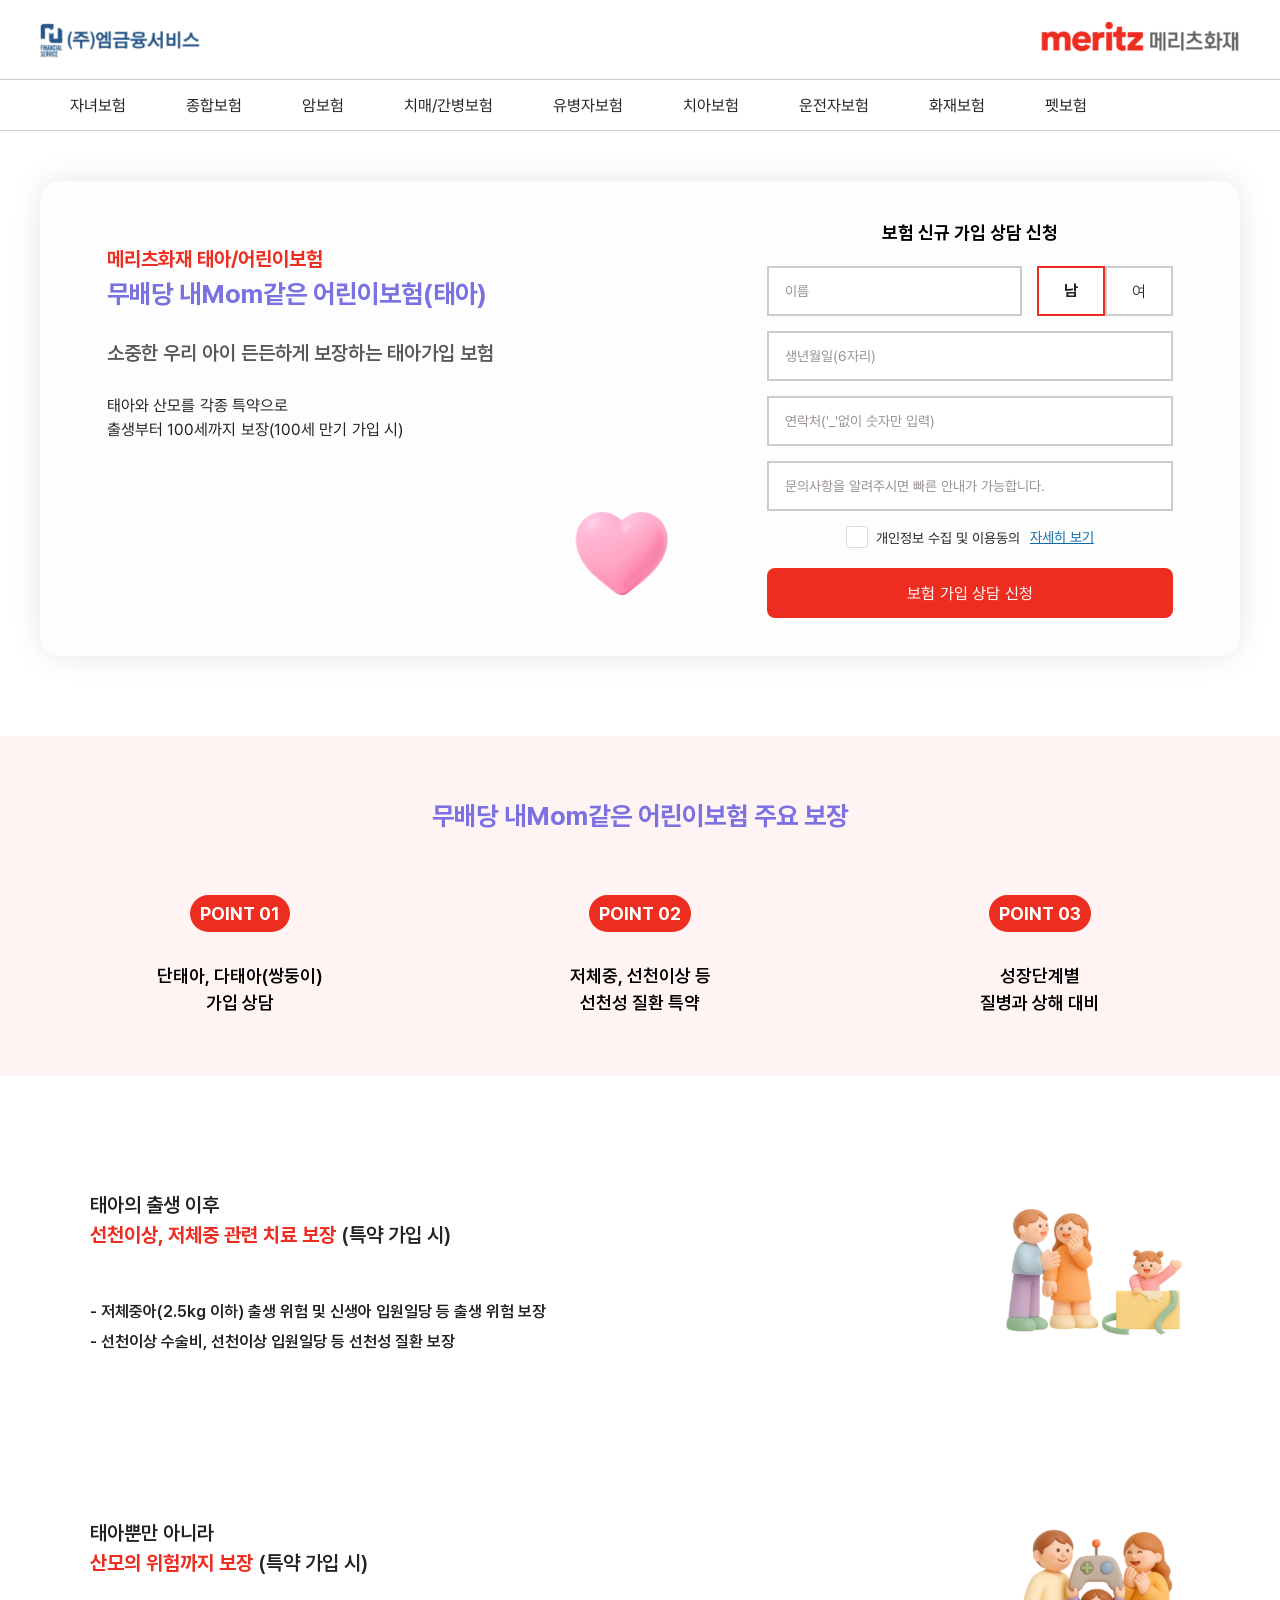
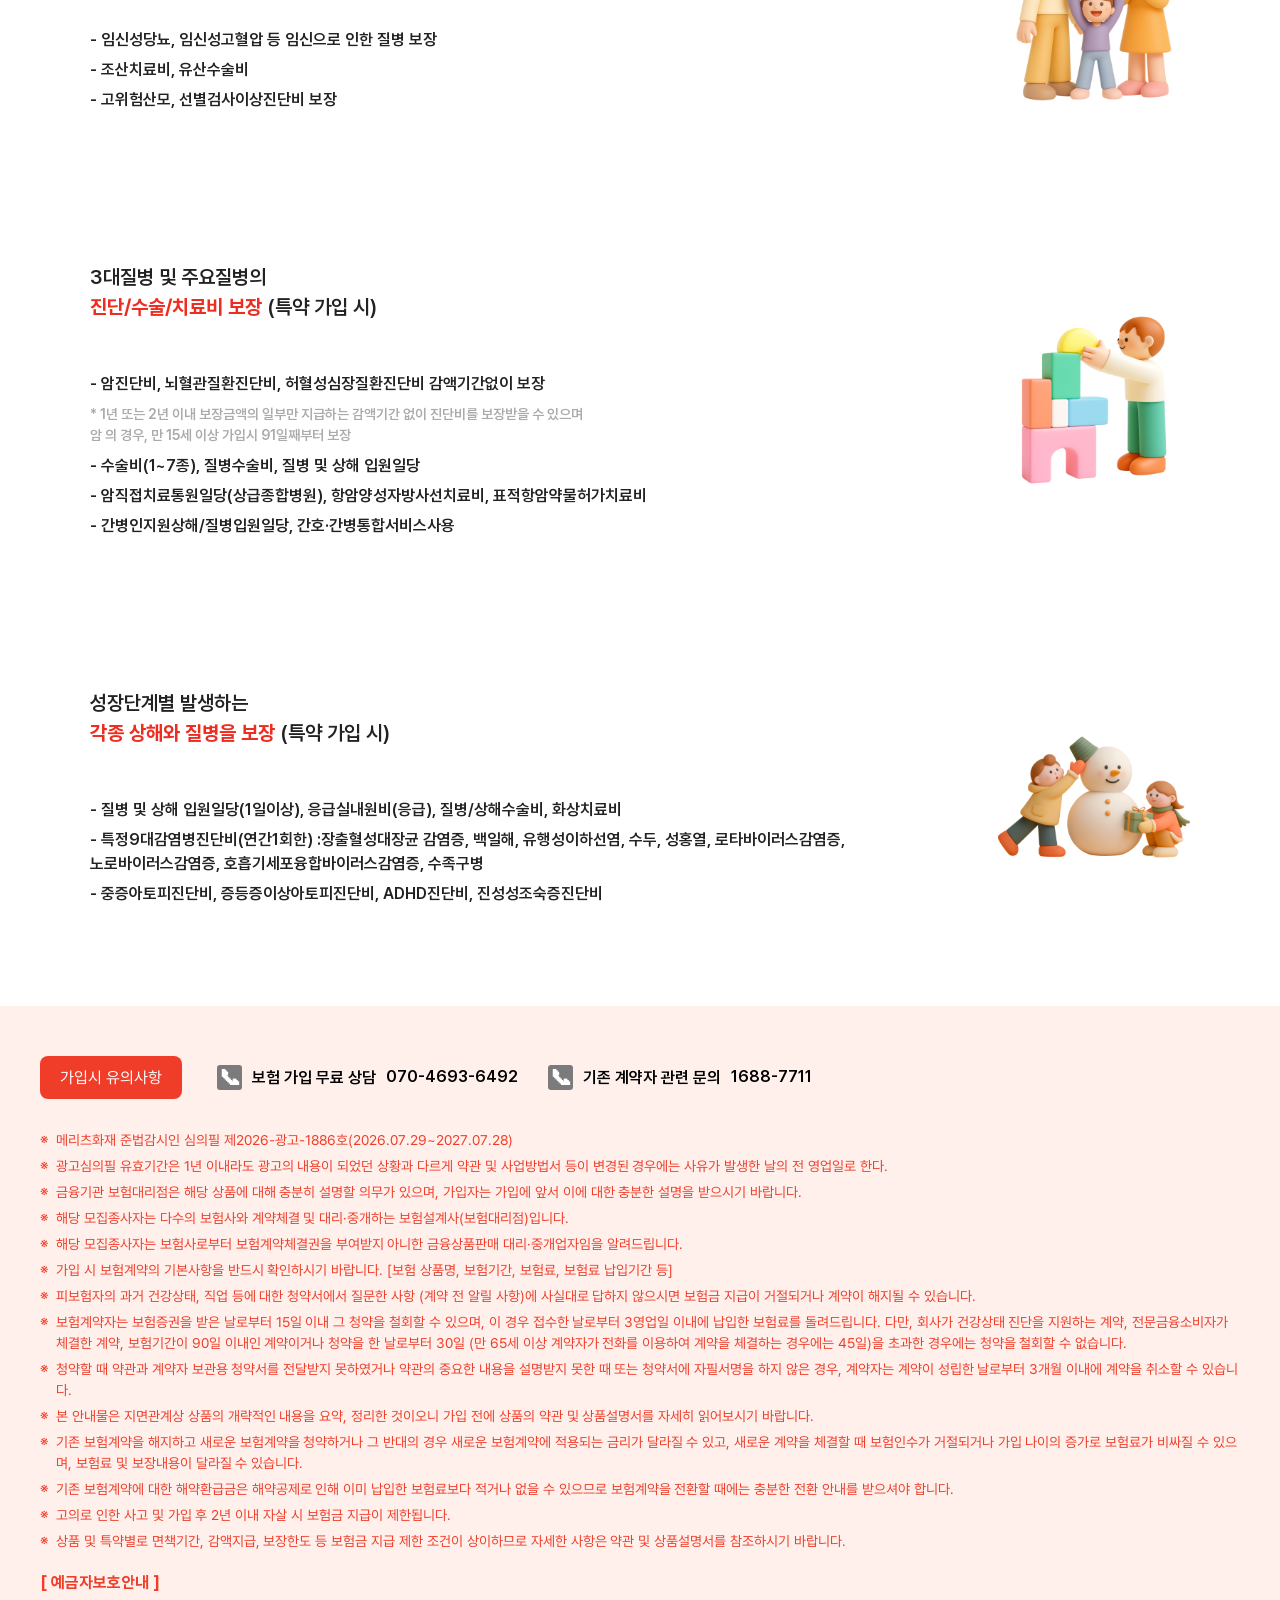
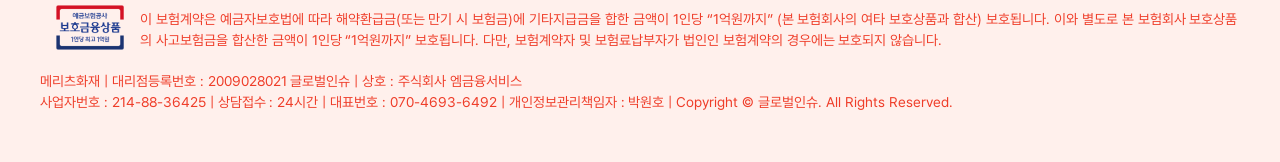
<file: sub/sub_baby.html>
<!DOCTYPE html>
<html lang="ko">

<head>
    <title>메리츠화재 태아보험 | 내 맘(Mom)같은 어린이보험 | 쌍둥이(다태아)보험</title>
    <meta name="description" content="" 메리츠화재 태아보험, 쌍둥이보험(다태아보험)부터 단태아 보험까지 선천이상, 저체중아, 인큐베이터, 제왕절개 등 태아와 산모 특약을 맞춤 보장,
        가입 시기 확인 및 보험료 견적 설계 상담" />
    <meta name="keywords"
        content="메리츠 태아보험, 메리츠화재 태아보험, 태아보험 메리츠, 태아보험 다이렉트, 다이렉트태아보험, 태아보험, 메리츠태아, 태아보험메리츠화재, 메리츠화재, 메리츠화재보험, 메리츠화재태아, 내맘같은베이비보험, 내mom같은베이비보험, 메리츠내맘같은베이비보험, 메리츠내mom같은베이비보험" />
    <link rel="canonical" href="https://insure-center.co.kr/baby" />
    <link rel="image_src" href="https://insure-center.co.kr/img/main_img.png">
    <meta name="robots" content="index, follow">
    <meta name="language" content="kr">
    <meta name="title" content="메리츠화재 태아보험 | 내 맘(Mom)같은 어린이보험 | 쌍둥이(다태아)보험" />
    <meta name="publisher" content="메리츠화재 태아보험 | 내 맘(Mom)같은 어린이보험 | 쌍둥이(다태아)보험" />
    <meta name="Other Agent" content="메리츠화재 태아보험 | 내 맘(Mom)같은 어린이보험 | 쌍둥이(다태아)보험" />
    <meta name="Author" content="메리츠화재 태아보험 | 내 맘(Mom)같은 어린이보험 | 쌍둥이(다태아)보험" />
    <meta name="subject" content="메리츠화재 태아보험 | 내 맘(Mom)같은 어린이보험 | 쌍둥이(다태아)보험" />
    <meta name="location" content="South Korea" />
    <meta itemprop="name" content="메리츠화재 태아보험 | 내 맘(Mom)같은 어린이보험 | 쌍둥이(다태아)보험" />
    <meta itemprop="description" content="" 메리츠화재 태아보험, 쌍둥이보험(다태아보험)부터 단태아 보험까지 선천이상, 저체중아, 인큐베이터, 제왕절개 등 태아와 산모 특약을 맞춤
        보장, 가입 시기 확인 및 보험료 견적 설계 상담" />
    <meta itemprop="image" content="https://insure-center.co.kr/img/main_img.png" />
    <meta property="og:type" content="website" />
    <meta property="og:title" content="메리츠화재 태아보험 | 내 맘(Mom)같은 어린이보험 | 쌍둥이(다태아)보험" />
    <meta property="og:site_name" content="메리츠화재 태아보험 | 내 맘(Mom)같은 어린이보험 | 쌍둥이(다태아)보험" />
    <meta property="og:description" content="" 메리츠화재 태아보험, 쌍둥이보험(다태아보험)부터 단태아 보험까지 선천이상, 저체중아, 인큐베이터, 제왕절개 등 태아와 산모 특약을
        맞춤 보장, 가입 시기 확인 및 보험료 견적 설계 상담" />
    <meta property="og:image" content="https://insure-center.co.kr/img/main_img.png" />
    <meta property="og:url" content="https://insure-center.co.kr/baby" />
    <meta property="og:image:width" content="1200" />
    <meta property="og:image:height" content="630" />
    <meta name="twitter:card" content="summary" />
    <meta name="twitter:title" content="메리츠화재 태아보험 | 내 맘(Mom)같은 어린이보험 | 쌍둥이(다태아)보험" />
    <meta name="twitter:site" content="메리츠화재 태아보험 | 내 맘(Mom)같은 어린이보험 | 쌍둥이(다태아)보험" />
    <meta name="twitter:description" content="" 메리츠화재 태아보험, 쌍둥이보험(다태아보험)부터 단태아 보험까지 선천이상, 저체중아, 인큐베이터, 제왕절개 등 태아와 산모 특약을
        맞춤 보장, 가입 시기 확인 및 보험료 견적 설계 상담" />
    <meta name="twitter:image" content="https://insure-center.co.kr/img/main_img.png" />
    <meta name="twitter:url" content="https://insure-center.co.kr/baby" />
    <meta name="twitter:image:width" content="1024" />
    <meta name="twitter:image:height" content="512" />
    <meta name="viewport"
        content="width=device-width, height=device-height, initial-scale=1.0, minimum-scale=1.0, maximum-scale=2.0, user-scalable=yes">

    <!-- favicon -->
    <link rel="icon" href="favicon.ico">

    <!-- css -->
    <link rel="stylesheet" href="../css/fonts.css">
    <link rel="stylesheet" href="../css/reset.css">
    <link rel="stylesheet" href="../css/style.css">
    <link rel="stylesheet" href="../css/sub.css">
    <link rel="stylesheet" href="../css/aos.css">
    <link rel="stylesheet" href="../css/slick.css">

    <!-- js -->
    <script src="../js/jquery-1.12.4.min.js"></script>
    <script src="../js/slick.min.js"></script>
    <script src="../js/aos.js"></script>
    <script src="../js/sub.js"></script>
    <script src="../js/script.js"></script>

</head>

<body>

    <div id="wrap">

        <!-- 헤더 영역 -->
        <header id="headerWrap">
            <div class="container">
                <div class="headerBox">

                    <!-- 로고 영역 -->
                    <div class="headerTopBox">

                        <div class="headerLogoBox headerLogoBox01">
                            <h1>
                                <a href="../index.html">
                                    <img src="../images/common/logo02.png" alt="(주)엠금융서비스">
                                </a>
                            </h1>
                        </div>

                        <div class="headerLogoBox headerLogoBox02">
                            <h1>
                                <a href="../index.html">
                                    <img src="../images/common/logo.png" alt="메리츠화재">
                                </a>
                            </h1>
                        </div>

                    </div>
                    <!-- //로고 영역 -->

                    <!-- 네비게이션 영역 -->
                    <div class="headerBottomBox">

                        <nav class="headerNav">
                            <ul class="headerMenu">
                                <li>
                                    <a href="#">
                                        자녀보험
                                    </a>

                                    <ul class="headerSubMenu">
                                        <li>
                                            <a href="../sub/sub_baby.html">내Mom같은어린이보험(태아)</a>
                                        </li>
                                        <li>
                                            <a href="../sub/sub_child.html">내Mom같은어린이보험</a>
                                        </li>
                                    </ul>

                                </li>
                                <li>
                                    <a href="#">
                                        종합보험
                                    </a>

                                    <ul class="headerSubMenu">
                                        <li>
                                            <a href="../sub/sub_youth.html">내Mom대로보장보험</a>
                                        </li>
                                        <li>
                                            <a href="../sub/sub_health.html">올바른종합보험</a>
                                        </li>
                                        <li>
                                            <a href="../sub/5105.html">The건강한5.10.5보장보험</a>
                                        </li>
                                    </ul>

                                </li>
                                <li>
                                    <a href="#">
                                        암보험
                                    </a>

                                    <ul class="headerSubMenu">
                                        <li>
                                            <a href="../sub/sub_cancer2.html">또걸려도또받는암보험</a>
                                        </li>
                                    </ul>

                                </li>
                                <li>
                                    <a href="#">
                                        치매/간병보험
                                    </a>

                                    <ul class="headerSubMenu">
                                        <li>
                                            <a href="../sub/sub_care.html">간편한치매간병보험</a>
                                        </li>
                                    </ul>

                                </li>
                                <li>
                                    <a href="#">
                                        유병자보험
                                    </a>

                                    <ul class="headerSubMenu">
                                        <li>
                                            <a href="../sub/sub_simple.html">통합간편건강보험</a>
                                        </li>
                                    </ul>

                                </li>
                                <li>
                                    <a href="#">
                                        치아보험
                                    </a>

                                    <ul class="headerSubMenu">
                                        <li>
                                            <a href="../sub/sub_dental.html">치아보험이목구비</a>
                                        </li>
                                    </ul>

                                </li>
                                <li>
                                    <a href="#">
                                        운전자보험
                                    </a>

                                    <ul class="headerSubMenu">
                                        <li>
                                            <a href="../sub/sub_drive.html">운전자상해종합보험</a>
                                        </li>
                                    </ul>

                                </li>
                                <li>
                                    <a href="#">
                                        화재보험
                                    </a>

                                    <ul class="headerSubMenu">
                                        <li>
                                            <a href="../sub/sub_fire.html">운전자상해종합보험(화재)</a>
                                        </li>
                                    </ul>

                                </li>
                                <li>
                                    <a href="#">
                                        펫보험
                                    </a>

                                    <ul class="headerSubMenu">
                                        <li>
                                            <a href="../sub/sub_pet.html">펫퍼민트</a>
                                        </li>
                                    </ul>

                                </li>
                            </ul>
                        </nav>

                    </div>
                    <!-- //네비게이션 영역 -->

                    <!-- 모바일메뉴 영역 -->
                    <div id="mobileMenuWrap">

                        <button type="button" class="mobileMenuBtn toggleBtn" aria-expanded="false"
                            aria-label="모바일메뉴 열기">
                            <span></span>
                            <span></span>
                            <span></span>
                        </button>

                        <div class="mobileMenuBox">

                            <nav class="mobileMenuNav">
                                <ul class="mobileMenu">
                                    <li>
                                        <a href="#">
                                            자녀보험
                                        </a>

                                        <ul class="mobileSubMenu">
                                            <li>
                                                <a href="../sub/sub_baby.html">내Mom같은어린이보험(태아)</a>
                                            </li>
                                            <li>
                                                <a href="../sub/sub_child.html">내Mom같은어린이보험</a>
                                            </li>
                                        </ul>

                                    </li>
                                    <li>
                                        <a href="#">
                                            종합보험
                                        </a>

                                        <ul class="mobileSubMenu">
                                            <li>
                                                <a href="../sub/sub_youth.html">내Mom대로보장보험</a>
                                            </li>
                                            <li>
                                                <a href="../sub/sub_health.html">올바른종합보험</a>
                                            </li>
                                            <li>
                                                <a href="../sub/5105.html">The건강한5.10.5보장보험</a>
                                            </li>
                                        </ul>

                                    </li>
                                    <li>
                                        <a href="#">
                                            암보험
                                        </a>

                                        <ul class="mobileSubMenu">
                                            <li>
                                                <a href="../sub/sub_cancer2.html">또걸려도또받는암보험</a>
                                            </li>
                                        </ul>

                                    </li>
                                    <li>
                                        <a href="#">
                                            치매/간병보험
                                        </a>

                                        <ul class="mobileSubMenu">
                                            <li>
                                                <a href="../sub/sub_care.html">간편한치매간병보험</a>
                                            </li>
                                        </ul>

                                    </li>
                                    <li>
                                        <a href="#">
                                            유병자보험
                                        </a>

                                        <ul class="mobileSubMenu">
                                            <li>
                                                <a href="../sub/sub_simple.html">통합간편건강보험</a>
                                            </li>
                                        </ul>

                                    </li>
                                    <li>
                                        <a href="#">
                                            치아보험
                                        </a>

                                        <ul class="mobileSubMenu">
                                            <li>
                                                <a href="../sub/sub_dental.html">치아보험이목구비</a>
                                            </li>
                                        </ul>

                                    </li>
                                    <li>
                                        <a href="#">
                                            운전자보험
                                        </a>

                                        <ul class="mobileSubMenu">
                                            <li>
                                                <a href="../sub/sub_drive.html">운전자상해종합보험</a>
                                            </li>
                                        </ul>

                                    </li>
                                    <li>
                                        <a href="#">
                                            화재보험
                                        </a>

                                        <ul class="mobileSubMenu">
                                            <li>
                                                <a href="../sub/sub_fire.html">운전자상해종합보험(화재)</a>
                                            </li>
                                        </ul>

                                    </li>
                                    <li>
                                        <a href="#">
                                            펫보험
                                        </a>

                                        <ul class="mobileSubMenu">
                                            <li>
                                                <a href="../sub/sub_pet.html">펫퍼민트</a>
                                            </li>
                                        </ul>

                                    </li>
                                </ul>
                            </nav>
                        </div>
                    </div>
                    <!-- //모바일메뉴 영역 -->

                </div>
            </div>
        </header>
        <!-- //헤더 영역 -->

        <!-- 메인 영역 -->
        <main id="subWrap">

            <!-- 가입신청 영역 -->
            <section id="formInfoWrap">
                <div class="container">
                    <div class="formInfoBox">

                        <!-- 보험상품 안내 영역 -->
                        <div class="formInfoDescBox">
                            <h2 class="insuranceSlideTitle">
                                메리츠화재 태아/어린이보험
                            </h2>

                            <h3 class="insuranceProductName">
                                무배당 내Mom같은 어린이보험(태아)
                            </h3>

                            <p class="insuranceSlideSummary">
                                소중한 우리 아이 든든하게 보장하는 태아가입 보험
                            </p>

                            <p class="insuranceSlideDescription">
                                태아와 산모를 각종 특약으로 <br>
                                출생부터 100세까지 보장(100세 만기 가입 시)
                            </p>

                            <img src="../images/sub/icon01.png" alt="메리츠 태아보험 설계안" class="img">

                        </div>
                        <!-- //보험상품 안내 영역 -->

                        <!-- 폼 영역 -->
                        <div class="formInputBox">

                            <h2>
                                보험 신규 가입 상담 신청
                            </h2>

                            <form action="" method="">

                                <div class="formBox">
                                    <div class="formUserInfoBox">

                                        <!-- 이름 -->
                                        <div class="inputTextBox">
                                            <label for="name" name="name" class="blind">이름</label>
                                            <input type="text" id="name" placeholder="이름">
                                        </div>


                                        <!-- 성별 -->
                                        <div class="genderSelectBox" role="radiogroup" aria-label="성별 선택">

                                            <div class="inputRadioBox">
                                                <input type="radio" name="gender" id="genderMale" value="male"
                                                    class="blind" checked>
                                                <label for="genderMale" class="radioItem">남</label>
                                            </div>

                                            <div class="inputRadioBox">
                                                <input type="radio" name="gender" id="genderFemale" value="female"
                                                    class="blind">
                                                <label for="genderFemale" class="radioItem">여</label>
                                            </div>

                                        </div>

                                    </div>
                                </div>

                                <!-- 생년월일 -->
                                <div class="formBox">
                                    <div class="inputTextBox">
                                        <label for="birthDate" name="birthDate" class="blind">생년월일</label>
                                        <input type="text" id="birthDate" placeholder="생년월일(6자리)">
                                    </div>
                                </div>

                                <!-- 연락처 -->
                                <div class="formBox">
                                    <div class="inputTextBox">
                                        <label for="phone" name="phone" class="blind">연락처</label>
                                        <input type="text" id="phone" placeholder="연락처('_'없이 숫자만 입력)">
                                    </div>
                                </div>

                                <!-- 문의사항 -->
                                <div class="formBox">
                                    <div class="inputTextBox">
                                        <label for="contact" name="contact" class="blind">문의사항</label>
                                        <input type="text" id="contact" placeholder="문의사항을 알려주시면 빠른 안내가 가능합니다.">
                                    </div>
                                </div>

                                <div class="inputCheckBox">
                                    <input type="checkbox" id="agreeChk" name="agreeChk" class="blind">
                                    <label for="agreeChk">개인정보 수집 및 이용동의 </label>
                                    <button type="button" class="detailViewBtn">자세히 보기</button>
                                </div>

                                <button type="submit" class="formBtn">
                                    보험 가입 상담 신청
                                </button>

                            </form>

                        </div>
                        <!-- //폼 영역 -->

                    </div>
                </div>
            </section>
            <!-- //가입신청 영역 -->

            <!-- 보험 주요 보장 영역 -->
            <section id="insuranceCoverageWrap">

                <!-- 보험 주요 보장 안내 영역 -->
                <div class="insuranceCoverageBox">
                    <div class="container">

                        <h3 class="insuranceProductName">
                            무배당 내Mom같은 어린이보험 주요 보장
                        </h3>

                        <ol class="insuranceCoverageList">
                            <li class="insuranceCoverageItem">
                                <span class="insuranceCoveragePoint">
                                    POINT 01
                                </span>

                                <p class="insuranceCoverageDescription">
                                    단태아, 다태아(쌍둥이)<br>
                                    가입 상담
                                </p>
                            </li>

                            <li class="insuranceCoverageItem">
                                <span class="insuranceCoveragePoint">
                                    POINT 02
                                </span>

                                <p class="insuranceCoverageDescription">
                                    저체중, 선천이상 등 <br>
                                    선천성 질환 특약
                                </p>
                            </li>

                            <li class="insuranceCoverageItem">
                                <span class="insuranceCoveragePoint">
                                    POINT 03
                                </span>

                                <p class="insuranceCoverageDescription">
                                    성장단계별 <br>
                                    질병과 상해 대비
                                </p>
                            </li>
                        </ol>
                    </div>
                </div>
                <!-- 보험 주요 보장 안내 영역 -->

                <!-- 보험 주요 보장 상세 영역 -->
                <div class="insuranceDetailBox">
                    <div class="container">
                        <ul class="insuranceDetailList">
                            <li class="insuranceDetailItem">
                                <div class="insuranceDetailContent">
                                    <h5 class="insuranceDetailTitle">
                                        태아의 출생 이후<br>
                                        <strong>
                                            선천이상, 저체중 관련 치료 보장
                                        </strong>
                                        (특약 가입 시)
                                    </h5>

                                    <ul class="insuranceBenefitList">
                                        <li>
                                            - 저체중아(2.5kg 이하) 출생 위험 및 신생아 입원일당 등 출생 위험 보장
                                        </li>
                                        <li>
                                            - 선천이상 수술비, 선천이상 입원일당 등 선천성 질환 보장
                                        </li>
                                    </ul>
                                </div>

                                <div class="insuranceDetailImgBox">
                                    <img src="../images/sub/insurance_img01.png" alt="다이렉트태아보험
">
                                </div>
                            </li>
                            <li class="insuranceDetailItem">
                                <div class="insuranceDetailContent">
                                    <h5 class="insuranceDetailTitle">
                                        태아뿐만 아니라<br>
                                        <strong>
                                            산모의 위험까지 보장
                                        </strong>
                                        (특약 가입 시)
                                    </h5>

                                    <ul class="insuranceBenefitList">
                                        <li>
                                            - 임신성당뇨, 임신성고혈압 등 임신으로 인한 질병 보장
                                        </li>
                                        <li>
                                            - 조산치료비, 유산수술비
                                        </li>
                                        <li>
                                            - 고위험산모, 선별검사이상진단비 보장
                                        </li>
                                    </ul>
                                </div>

                                <div class="insuranceDetailImgBox">
                                    <img src="../images/sub/insurance_img02.png" alt="쌍둥이 태아보험
">
                                </div>
                            </li>
                            <li class="insuranceDetailItem">
                                <div class="insuranceDetailContent">
                                    <h5 class="insuranceDetailTitle">
                                        3대질병 및 주요질병의<br>
                                        <strong>
                                            진단/수술/치료비 보장
                                        </strong>
                                        (특약 가입 시)
                                    </h5>

                                    <ul class="insuranceBenefitList">
                                        <li>
                                            - 암진단비, 뇌혈관질환진단비, 허혈성심장질환진단비 감액기간없이 보장
                                            <p>
                                                * 1년 또는 2년 이내 보장금액의 일부만 지급하는 감액기간 없이 진단비를 보장받을 수 있으며 <br> 암
                                                의 경우, 만 15세 이상 가입시 91일째부터 보장
                                            </p>
                                        </li>
                                        <li>
                                            - 수술비(1~7종), 질병수술비, 질병 및 상해 입원일당
                                        </li>
                                        <li>
                                            - 암직접치료통원일당(상급종합병원), 항암양성자방사선치료비, 표적항암약물허가치료비
                                        </li>
                                        <li>
                                            - 간병인지원상해/질병입원일당, 간호·간병통합서비스사용
                                        </li>
                                    </ul>
                                </div>

                                <div class="insuranceDetailImgBox">
                                    <img src="../images/sub/insurance_img03.png" alt="태아보험 쌍둥이
">
                                </div>
                            </li>
                            <li class="insuranceDetailItem">
                                <div class="insuranceDetailContent">
                                    <h5 class="insuranceDetailTitle">
                                        성장단계별 발생하는<br>
                                        <strong>
                                            각종 상해와 질병을 보장
                                        </strong>
                                        (특약 가입 시)
                                    </h5>

                                    <ul class="insuranceBenefitList">
                                        <li>- 질병 및 상해 입원일당(1일이상), 응급실내원비(응급), 질병/상해수술비, 화상치료비</li>
                                        <li>- 특정9대감염병진단비(연간1회한) :장출혈성대장균 감염증, 백일해, 유행성이하선염, 수두, 성홍열, 로타바이러스감염증,
                                            노로바이러스감염증, 호흡기세포융합바이러스감염증, 수족구병</li>
                                        <li>- 중증아토피진단비, 증등증이상아토피진단비, ADHD진단비, 진성성조숙증진단비</li>
                                    </ul>
                                </div>

                                <div class="insuranceDetailImgBox">
                                    <img src="../images/sub/insurance_img04.png" alt="쌍둥이보험
">
                                </div>
                            </li>
                        </ul>
                    </div>
                </div>
                <!-- //보험 주요 보장 상세 영역 -->

            </section>
            <!-- //보험 주요 보장 영역 -->

        </main>
        <!-- //메인 영역 -->

        <!-- 푸터 영역 -->
        <footer id="footerWrap">
            <div class="container">
                <div class="footerBox">

                    <!-- 상단 영역 -->
                    <div class="footerTopBox">
                        <button type="button" class="footerPopupBtn">
                            가입시 유의사항
                        </button>

                        <div class="footerContactList">

                            <dl class="footerContactItem consultationContact">
                                <dt class="footerContactTitle">보험 가입 무료 상담</dt>
                                <dd class="footerContactNumber">
                                    <a href="tel:070-4693-6492">
                                        070-4693-6492
                                    </a>
                                </dd>
                            </dl>

                            <dl class="footerContactItem contractContact">
                                <dt class="footerContactTitle">기존 계약자 관련 문의</dt>
                                <dd class="footerContactNumber">
                                    <a href="tel:1688-7711">
                                        1688-7711
                                    </a>
                                </dd>
                            </dl>

                        </div>
                    </div>
                    <!-- //상단 영역 -->

                    <!-- 보험상품 안내 및 유의사항 -->
                    <div class="footerNoticeBox">
                        <ul class="footerNoticeList">
                            <li>
                                메리츠화재 준법감시인 심의필 제2026-광고-1886호(2026.07.29~2027.07.28)
                            </li>

                            <li>
                                광고심의필 유효기간은 1년 이내라도 광고의 내용이 되었던 상황과 다르게 약관 및
                                사업방법서 등이 변경된 경우에는 사유가 발생한 날의 전 영업일로 한다.
                            </li>

                            <li>
                                금융기관 보험대리점은 해당 상품에 대해 충분히 설명할 의무가 있으며,
                                가입자는 가입에 앞서 이에 대한 충분한 설명을 받으시기 바랍니다.
                            </li>

                            <li>
                                해당 모집종사자는 다수의 보험사와 계약체결 및 대리·중개하는
                                보험설계사(보험대리점)입니다.
                            </li>

                            <li>
                                해당 모집종사자는 보험사로부터 보험계약체결권을 부여받지 아니한
                                금융상품판매 대리·중개업자임을 알려드립니다.
                            </li>

                            <li>
                                가입 시 보험계약의 기본사항을 반드시 확인하시기 바랍니다.
                                [보험 상품명, 보험기간, 보험료, 보험료 납입기간 등]
                            </li>

                            <li>
                                피보험자의 과거 건강상태, 직업 등에 대한 청약서에서 질문한 사항
                                (계약 전 알릴 사항)에 사실대로 답하지 않으시면 보험금 지급이 거절되거나
                                계약이 해지될 수 있습니다.
                            </li>

                            <li>
                                보험계약자는 보험증권을 받은 날로부터 15일 이내 그 청약을 철회할 수 있으며,
                                이 경우 접수한 날로부터 3영업일 이내에 납입한 보험료를 돌려드립니다.
                                다만, 회사가 건강상태 진단을 지원하는 계약, 전문금융소비자가 체결한 계약,
                                보험기간이 90일 이내인 계약이거나 청약을 한 날로부터 30일
                                (만 65세 이상 계약자가 전화를 이용하여 계약을 체결하는 경우에는 45일)을
                                초과한 경우에는 청약을 철회할 수 없습니다.
                            </li>

                            <li>
                                청약할 때 약관과 계약자 보관용 청약서를 전달받지 못하였거나
                                약관의 중요한 내용을 설명받지 못한 때 또는 청약서에 자필서명을 하지 않은 경우,
                                계약자는 계약이 성립한 날로부터 3개월 이내에 계약을 취소할 수 있습니다.
                            </li>

                            <li>
                                본 안내물은 지면관계상 상품의 개략적인 내용을 요약, 정리한 것이오니
                                가입 전에 상품의 약관 및 상품설명서를 자세히 읽어보시기 바랍니다.
                            </li>

                            <li>
                                기존 보험계약을 해지하고 새로운 보험계약을 청약하거나 그 반대의 경우
                                새로운 보험계약에 적용되는 금리가 달라질 수 있고, 새로운 계약을 체결할 때
                                보험인수가 거절되거나 가입 나이의 증가로 보험료가 비싸질 수 있으며,
                                보험료 및 보장내용이 달라질 수 있습니다.
                            </li>

                            <li>
                                기존 보험계약에 대한 해약환급금은 해약공제로 인해 이미 납입한 보험료보다
                                적거나 없을 수 있으므로 보험계약을 전환할 때에는 충분한 전환 안내를
                                받으셔야 합니다.
                            </li>

                            <li>
                                고의로 인한 사고 및 가입 후 2년 이내 자살 시 보험금 지급이 제한됩니다.
                            </li>

                            <li>
                                상품 및 특약별로 면책기간, 감액지급, 보장한도 등 보험금 지급 제한 조건이
                                상이하므로 자세한 사항은 약관 및 상품설명서를 참조하시기 바랍니다.
                            </li>

                        </ul>

                        <div class="insuranceDepositBox">
                            <h3 class="insuranceDepositTitle">
                                [ 예금자보호안내 ]
                            </h3>
                            <div class="insuranceDepositText">
                                <img src="../images/common/product_info_img.png" alt="예금보험공사 보호금융상품 1인창 최고 1억원">
                                <p>
                                    이 보험계약은 예금자보호법에 따라 해약환급금(또는 만기 시 보험금)에
                                    기타지급금을 합한 금액이 1인당 “1억원까지”
                                    (본 보험회사의 여타 보호상품과 합산) 보호됩니다.
                                    이와 별도로 본 보험회사 보호상품의 사고보험금을 합산한 금액이
                                    1인당 “1억원까지” 보호됩니다. 다만, 보험계약자 및 보험료납부자가
                                    법인인 보험계약의 경우에는 보호되지 않습니다.
                                </p>
                            </div>
                        </div>

                    </div>
                    <!-- //보험상품 안내 및 유의사항 -->

                    <!-- 회사 정보 영역 -->
                    <div class="footerCompanyBox">

                        <!-- 회사 정보 -->
                        <div class="footerCompanyInfo">
                            <p>
                                메리츠화재 | 대리점등록번호 : 2009028021 글로벌인슈 | 상호 : 주식회사 엠금융서비스 <br>
                                사업자번호 : 214-88-36425 | 상담접수 : 24시간
                                | 대표번호 : 070-4693-6492 | 개인정보관리책임자 : 박원호 | Copyright © 글로벌인슈. All Rights Reserved.
                            </p>
                        </div>
                        <!-- //회사 정보 영역 -->

                    </div>
                </div>
        </footer>
        <!-- //푸터 영역 -->

    </div>
    <!-- //wrap -->

    <!-- 개인정보 수집 및 이용동의 팝업 -->
    <div id="privacyPolicyPopup" class="commonPopupWrap">
        <div class="popupBox">

            <!-- 팝업 내용 -->
            <div class="popupContent">
                <div class="privacyPolicyBox">

                    <h2 id="privacyPopupTitle" class="popupContentTitle privacyPolicyTitle">
                        개인(신용)정보의 수집·이용에 관한 사항
                    </h2>

                    <p class="privacyPolicyIntro">
                        귀하가 금융상품 소개 등을 위하여 본인의 개인(신용)정보를 수집·이용하고자 하는
                        경우에는 [개인정보보호법] 제15조 및 제22조, [신용정보의 이용 및 보호에 관한 법률]
                        제32조 및 제33조에 따라 동의를 얻어야 합니다. 이에 본인은 귀사가 아래의 내용과
                        같이 영업목적으로 본인의 개인(신용)정보를 수집·이용하는 데 동의합니다.
                    </p>

                    <div class="privacyPolicyList">

                        <div class="privacyPolicyItem">
                            <h3 class="privacyPolicyItemTitle">
                                1. 개인정보의 수집·이용 목적
                            </h3>

                            <ul class="privacyPolicySubList">
                                <li>
                                    서비스 이용에 따른 본인 식별 절차 및 개인 맞춤 서비스 제공
                                </li>

                                <li>
                                    보험상품, 서비스 소개 및 판매, 사은·판촉행사 안내
                                    (전화, SMS 포함)
                                </li>

                                <li>
                                    고지사항 전달, 본인 의사 확인, 불만 처리 등 원활한 보험 관련
                                    의사소통 경로의 확보
                                </li>
                            </ul>
                        </div>

                        <div class="privacyPolicyItem">
                            <h3 class="privacyPolicyItemTitle">
                                2. 수집·이용할 개인(신용)정보의 내용
                            </h3>

                            <p class="privacyPolicyText">
                                성명, 생년월일, 성별, 연락처
                            </p>
                        </div>

                        <div class="privacyPolicyItem">
                            <h3 class="privacyPolicyItemTitle">
                                3. 개인(신용)정보의 보유·이용 기간
                            </h3>

                            <p class="privacyPolicyText">
                                수집·이용 동의일로부터 고객님의 동의 철회 시까지 보관하며,
                                1544-1683으로 전화하시면 철회할 수 있습니다.
                                (단, 최대 3년)
                            </p>
                        </div>

                        <div class="privacyPolicyItem">
                            <h3 class="privacyPolicyItemTitle">
                                4. 개인정보 수집에 동의하지 않는 경우
                            </h3>

                            <p class="privacyPolicyText">
                                이용자는 개인정보 수집 동의를 거부할 권리가 있으며,
                                이에 대한 동의를 하지 않은 경우에는 보험설계 및 상담 서비스 제공이
                                제한됩니다.
                            </p>
                        </div>

                        <div class="privacyPolicyItem">
                            <h3 class="privacyPolicyItemTitle">
                                5. 수집자
                            </h3>

                            <p class="privacyPolicyText">
                                ㈜엠금융서비스
                            </p>
                        </div>

                    </div>

                    <ul class="privacyPolicyNoticeList">
                        <li>
                            정보 동의 시 계약상담 및 가입설계를 위해 최소한의 정보만
                            수집·이용·조회하게 되며, 본 동의를 거부하시는 경우 보험계약 상담 등
                            정상적인 서비스 제공이 불가능할 수 있습니다.
                        </li>

                        <li>
                            이 동의서는 계약의 갱신 등으로 변경되는 경우에도 유효합니다.
                        </li>
                    </ul>

                    <div class="marketingOptOutBox">
                        <h3 class="marketingOptOutTitle">
                            상품권유 중지청구(Do-Not Call)
                        </h3>

                        <ul class="marketingOptOutList">
                            <li>
                                개인(신용)정보 제공 및 이용에 동의한 이후에도 전화[1544-1683],
                                서면 등을 통해 언제든지 마케팅 활동에 대한 중지를 요청할 수 있습니다.
                            </li>

                            <li>
                                현 개인정보 수집·이용에 관한 사항의 내용에 추가, 삭제, 수정이 있을 시에는
                                개정 최소 7일 전부터 회사 인터넷 홈페이지 등을 통해 고지하겠습니다.
                            </li>
                        </ul>
                    </div>

                </div>
            </div>
            <!-- //팝업 내용 -->

            <!-- 팝업 닫기 -->
            <button type="button" class="popupCloseBtn" aria-label="팝업 닫기"></button>

        </div>
    </div>
    <!-- //개인정보 수집 및 이용동의 팝업 -->

    <!-- 보험가입 전 유의사항 팝업 -->
    <div id="insuranceNoticePopup" class="commonPopupWrap">
        <div class="popupBox">

            <!-- 팝업 내용 -->
            <div class="popupContent">
                <div class="insuranceNoticeBox">

                    <!-- 보험가입 전 유의사항 -->
                    <div class="insuranceNoticeSection">
                        <h2 id="insuranceNoticeTitle" class="popupContentTitle">
                            보험가입 전 유의사항
                        </h2>

                        <ul class="insuranceNoticeList">
                            <li>
                                (주)엠금융서비스 보험대리점은 소비자에게 해당 상품에 대해 충분히
                                설명해야 하며, 보험계약자는 본 상품 가입에 앞서 이에 대한 충분한
                                설명을 받으시기 바랍니다.
                            </li>

                            <li>
                                (주)엠금융서비스 보험대리점은 다수의 보험사와 계약 체결 및
                                대리·중개하는 보험설계사(보험대리점)이며, 보험사로부터
                                보험계약체결권을 부여받지 아니한 금융상품판매 대리·중개업자임을
                                알려드립니다.
                            </li>

                            <li>
                                보험계약자가 기존 보험계약을 해지하고 새로운 보험계약을 체결하는
                                경우, 보험인수가 거절되거나 보험료가 인상될 수 있으며,
                                보장내용(면책기간 재적용 등)이 달라질 수 있습니다.
                            </li>

                            <li>
                                가입 시 보험 상품명, 보험기간, 갱신기간, 납입기간, 보험료,
                                면책기간, 감액기간 등 기본사항을 반드시 확인하시기 바랍니다.
                            </li>

                            <li>
                                보험기간 중에 발생한 사고 및 질병에 한하여 보상하며,
                                보상받을 수 있는 경우와 보상받을 수 없는 경우를 확인하셔야 합니다.
                            </li>

                            <li>
                                지급한도, 면책사항 등에 따라 보험금 지급이 제한될 수 있습니다.
                                또한 상해담보의 경우 암벽등반, 스카이다이빙 등 직업, 직무,
                                동호회 활동 중 발생한 사고는 보상하지 않습니다.
                            </li>

                            <li>
                                보험계약 청약 시 기재사항을 사실대로 빠짐없이 작성하고
                                자필 서명하셔야 합니다.
                            </li>

                            <li>
                                질병이나 상해에 대한 위험 보장을 주목적으로 하는 보장성보험이며,
                                저축 또는 연금수령을 목적으로 가입하시기에 적합하지 않습니다.
                            </li>

                            <li>
                                갱신형 상품은 별도의 의사 표시가 없으면 보험기간 만기 시 계약이
                                갱신될 수 있으며, 갱신 시 보험료가 인상될 수 있습니다.
                            </li>

                            <li>
                                보험계약 체결 전 상품설명서 및 약관을 반드시 읽어보시기 바랍니다.
                            </li>
                        </ul>
                    </div>
                    <!-- //보험가입 전 유의사항 -->

                    <!-- 예금자 보호안내 -->
                    <div class="insuranceDepositBox">
                        <h3 class="insuranceDepositTitle">
                            [ 예금자보호안내 ]
                        </h3>
                        <div class="insuranceDepositText">
                            <img src="../images/common/product_info_img.png" alt="예금보험공사 보호금융상품 1인창 최고 1억원">
                            <p>
                                이 보험계약은 예금자보호법에 따라 해약환급금(또는 만기 시 보험금)에
                                기타지급금을 합한 금액이 1인당 “1억원까지”
                                (본 보험회사의 여타 보호상품과 합산) 보호됩니다.
                                이와 별도로 본 보험회사 보호상품의 사고보험금을 합산한 금액이
                                1인당 “1억원까지” 보호됩니다. 다만, 보험계약자 및 보험료납부자가
                                법인인 보험계약의 경우에는 보호되지 않습니다.
                            </p>
                        </div>
                    </div>

                    <!-- 보험계약 체결 전 유의사항 -->
                    <div class="insuranceNoticeSection">
                        <h3 class="insuranceNoticeSectionTitle">
                            보험계약 체결 전 유의사항
                        </h3>

                        <p class="insuranceNoticeText">
                            보험계약자 또는 피보험자께서는 보험계약 체결 전에 보험상품명,
                            보험기간, 보험료, 보험료납입기간, 피보험자 등의 계약내용을 반드시
                            확인하시고 해당 상품의 가입설명서 및 보험약관 내용을 반드시
                            읽어보시기 바랍니다.
                        </p>
                    </div>
                    <!-- //보험계약 체결 전 유의사항 -->

                    <!-- 보험계약 해지 후 다른 보험계약 시 유의사항 -->
                    <div class="insuranceNoticeSection">
                        <h3 class="insuranceNoticeSectionTitle">
                            보험계약 해지 후 다른 보험계약 시 유의사항
                        </h3>

                        <p class="insuranceNoticeText">
                            보험계약자 또는 피보험자께서는 기존에 체결되어 있던 보험계약을
                            해지하고 새로운 보험계약을 체결하는 경우 질병이력, 연령증가 등으로
                            가입이 거절되거나 보험료가 인상될 수 있으며, 가입 상품에 따라
                            새로운 면책기간 적용 및 보장 제한 등 기타 불이익이 발생할 수 있습니다.
                        </p>
                    </div>
                    <!-- //보험계약 해지 후 다른 보험계약 시 유의사항 -->

                    <!-- 보험계약 전 알릴 의무 -->
                    <div class="insuranceNoticeSection">
                        <h3 class="insuranceNoticeSectionTitle">
                            보험계약 전 알릴 의무
                        </h3>

                        <p class="insuranceNoticeText">
                            “계약 전 알릴 의무사항”은 회사가 보험계약의 청약을 인수하는 데
                            필요한 자료이므로 보험계약자 및 피보험자는 사실대로 알려야 합니다.
                            위 사항에 대하여 만약 사실대로 알리지 않거나 사실과 다르게 알린
                            경우에는 보험가입이 거절될 수 있으며, 특히 그 내용이 [중요한 사항]에
                            해당하는 경우에는 보험계약자 또는 피보험자의 의사와 관계없이
                            보험약관상 [계약 전 알릴 의무 위반의 효과] 조항에 의해 계약이
                            해지되거나 보장이 제한될 수 있습니다.
                        </p>

                        <p class="insuranceNoticeText">
                            보험설계사는 계약 전 알릴 의무사항에 대한 수령권한이 없으므로
                            과거의 진단 또는 치료 사실 등 중요한 내용을 청약서에 기재하지 않고
                            보험설계사에게 구두로만 알린 경우에는 계약 전 알릴 의무를 이행한
                            것으로 인정되지 않아, 향후 계약이 해지되거나 보험금을 지급받지
                            못할 수 있습니다.
                        </p>
                    </div>
                    <!-- //보험계약 전 알릴 의무 -->

                    <!-- 보험계약 후 알릴 의무 -->
                    <div class="insuranceNoticeSection">
                        <h3 class="insuranceNoticeSectionTitle">
                            보험계약 후 알릴 의무
                        </h3>

                        <p class="insuranceNoticeText">
                            보험계약자 등은 피보험자의 직업·직무 변경 등이 발생한 경우 지체 없이
                            보험회사에 알려야 하며, 이를 알리지 않은 경우 계약 해지 등 알릴 의무
                            위반에 따른 불이익이 발생할 수 있습니다.
                        </p>
                    </div>
                    <!-- //보험계약 후 알릴 의무 -->

                    <!-- 부활 -->
                    <div class="insuranceNoticeSection">
                        <h3 class="insuranceNoticeSectionTitle">
                            부활(효력회복)
                        </h3>

                        <p class="insuranceNoticeText">
                            계약자 또는 피보험자는 보험기간 중에 피보험자가 그 직업 또는 직무를
                            변경(자가용 운전자가 영업용 운전자로 직업 또는 직무를 변경하는 등의
                            경우를 포함합니다)하거나 이륜자동차 또는 원동기장치자전거
                            (전동퀵보드, 전동휠 등 전동기로 작동하는 개인형 이동장치를 포함하여
                            장애인 또는 교통약자가 사용하는 보행보조용 의자차인 전동휠체어,
                            의료용 스쿠터 등은 제외합니다)를 계속적으로 사용
                            (직업, 직무 또는 동호회 활동과 출퇴근 용도 등으로 주로 사용하는
                            경우에 한함)하게 된 경우에는 지체 없이 회사에 알려야 합니다.
                        </p>

                        <p class="insuranceNoticeText">
                            이에 따라 위험이 감소된 경우에는 회사는 그 차액보험료를 돌려드리며,
                            계약자 또는 피보험자의 고의 또는 중대한 과실로 위험이 증가된 경우에는
                            통지를 받은 날부터 1개월 이내에 보험료의 증액을 청구하거나 계약을
                            해지할 수 있습니다.
                        </p>

                        <p class="insuranceNoticeText">
                            계약자 또는 피보험자가 고의 또는 중대한 과실로 직업 또는 직무의
                            변경 사실을 회사에 알리지 않은 경우 변경 후 요율이 변경 전 요율보다
                            높을 때에는 회사는 동 사실을 안 날부터 1개월 이내에 계약자 또는
                            피보험자에게 보험료의 증액을 청구하거나 계약을 해지할 수 있습니다.
                            또한 보험사고가 발생한 경우 보험금의 지급이 제한될 수 있습니다.
                        </p>
                    </div>
                    <!-- //부활 -->

                    <!-- 자동갱신 특약 관련사항 -->
                    <div class="insuranceNoticeSection">
                        <h3 class="insuranceNoticeSectionTitle">
                            자동갱신 특약 관련사항
                        </h3>

                        <p class="insuranceNoticeText">
                            갱신형 특별약관의 만기일 전일까지 계약자의 별도 의사표시가 없는 한
                            자동갱신되며, 이때 보험료는 인상될 수 있습니다.
                        </p>
                    </div>
                    <!-- //자동갱신 특약 관련사항 -->

                    <!-- 자필서명 -->
                    <div class="insuranceNoticeSection">
                        <h3 class="insuranceNoticeSectionTitle">
                            자필서명
                        </h3>

                        <p class="insuranceNoticeText">
                            보험계약자와 피보험자가 자필서명을 하지 않으신 경우에는 보장을 받지
                            못할 수 있습니다. 다만, 전화를 이용하여 가입할 때 일정 요건이
                            충족되면 자필서명을 생략할 수 있으며, 인터넷을 이용한 사이버몰에서는
                            전자서명으로 대체할 수 있습니다.
                        </p>
                    </div>
                    <!-- //자필서명 -->

                    <!-- 청약철회 -->
                    <div class="insuranceNoticeSection">
                        <h3 class="insuranceNoticeSectionTitle">
                            청약철회
                        </h3>

                        <p class="insuranceNoticeText">
                            일반금융소비자인 계약자는 「금융소비자 보호에 관한 법률」 제46조,
                            동법 시행령 제37조, 동법 감독규정 제30조에서 정하는 바에 따라
                            보험증권을 받은 날부터 15일 이내
                            (청약을 한 날부터 30일 이내에 한하며, 만 65세 이상 계약자가 전화를
                            이용하여 체결한 계약은 45일)에 청약을 철회할 수 있으며,
                            이 경우 철회를 접수한 날부터 3영업일 이내에 보험료를 돌려드립니다.
                        </p>

                        <p class="insuranceNoticeText">
                            다만, 회사가 건강상태 진단을 지원하는 계약, 보장기간이 90일 이내인
                            계약 또는 전문금융소비자가 체결한 계약은 청약을 철회할 수 없습니다.
                        </p>
                    </div>
                    <!-- //청약철회 -->

                    <!-- 개인정보를 보호받을 권리 -->
                    <div class="insuranceNoticeSection">
                        <h3 class="insuranceNoticeSectionTitle">
                            개인정보를 보호받을 권리
                        </h3>

                        <p class="insuranceNoticeText">
                            보험계약자는 법에서 정한 경우를 제외하고 본인의 동의 없이 본인의
                            개인정보가 제3자에게 제공 또는 이용되지 않을 권리가 있습니다.
                        </p>
                    </div>
                    <!-- //개인정보를 보호받을 권리 -->

                    <!-- 비례보상 -->
                    <div class="insuranceNoticeSection">
                        <h3 class="insuranceNoticeSectionTitle">
                            비례보상
                        </h3>

                        <p class="insuranceNoticeText">
                            실손의료보장, 배상책임 관련 보장 등 해당 담보를 보장하는 다수의
                            보험계약이 체결되어 있는 경우, 2개 이상의 보험에 가입하더라도
                            그 계약과 보험금을 분담하여 비례보상되므로 유사한 보험가입 여부 및
                            보상한도를 반드시 확인하시기 바랍니다.
                        </p>
                    </div>
                    <!-- //비례보상 -->

                    <!-- 품질보증제도 -->
                    <div class="insuranceNoticeSection">
                        <h3 class="insuranceNoticeSectionTitle">
                            품질보증제도
                        </h3>

                        <p class="insuranceNoticeText">
                            회사가 보험약관 및 계약자 보관용 청약서를 청약할 때 보험계약자에게
                            전달하지 않거나 약관의 중요한 내용을 설명하지 않은 때 또는 계약을
                            체결할 때 계약자가 청약서에 자필서명
                            (날인 및 전자서명법 제2조 제2호에 따른 전자서명을 포함합니다)을
                            하지 않은 때(전화를 이용하여 계약을 체결하는 경우 자필서명을
                            생략할 수 있음)에는 계약자는 계약이 성립한 날부터 3개월 이내에
                            계약을 취소할 수 있습니다.
                        </p>

                        <p class="insuranceNoticeText">
                            이 경우 회사는 계약자에게 이미 납입한 보험료를 돌려드리며,
                            보험료를 받은 기간에 대하여 보험계약대출이율을 연 단위 복리로
                            계산한 금액을 더하여 지급합니다.
                        </p>
                    </div>
                    <!-- //품질보증제도 -->

                    <!-- 위법계약을 해지할 수 있는 권리 -->
                    <div class="insuranceNoticeSection">
                        <h3 class="insuranceNoticeSectionTitle">
                            위법계약을 해지할 수 있는 권리
                        </h3>

                        <p class="insuranceNoticeText">
                            계약자는 보험회사가 「금융소비자 보호에 관한 법률」 제17조 내지
                            제21조를 위반하여 계약을 체결한 경우, 동법 제47조
                            (위법계약의 해지) 제1항, 동법 시행령 제38조 및 동법 감독규정
                            제31조에서 정하는 바에 따라 계약체결일부터 5년을 초과하지 않는
                            범위 내에서 계약체결에 대한 회사의 위반사항을 안 날부터 1년 이내에
                            서면 등으로 해당 계약의 해지를 요구할 수 있습니다.
                        </p>

                        <p class="insuranceNoticeText">
                            이때 계약자는 해지요구서에 위반 사실을 증명하는 서류를 첨부하여
                            보험사에 제출하여야 합니다. 이 경우 보험사에 해지를 요구하신 날부터
                            10일 이내에 수락 여부를 통지
                            (거절할 때에는 거절 사유를 함께 포함하여 통지)받으실 수 있습니다.
                        </p>

                        <p class="insuranceNoticeText">
                            다만, 법률에 따라 가입 의무가 부과되고 그 해제·해지도 해당 법률에
                            따라 가능한 보장성 상품에 대해 계약의 해지를 요구하려는 경우에는
                            동종의 다른 보험에 가입되어 있어야 합니다.
                        </p>
                    </div>
                    <!-- //위법계약을 해지할 수 있는 권리 -->

                    <!-- 해약환급금 안내 -->
                    <div class="insuranceNoticeSection">
                        <h3 class="insuranceNoticeSectionTitle">
                            해약환급금이 납입한 보험료보다 적거나 없을 수 있는 이유
                        </h3>

                        <p class="insuranceNoticeText">
                            보험계약자는 계약을 해지할 수 있으며, 중도 해지 시 지급되는
                            해약환급금은 납입한 보험료보다 적거나 없을 수 있습니다.
                            그 이유는 납입한 보험료 중 위험보장을 위한 보험료, 사업비 및
                            특약보험료를 차감한 후 운용·적립되고, 해지 시에는 계약자적립액에서
                            이미 지출한 사업비 해당액을 차감하는 경우가 있기 때문입니다.
                        </p>
                    </div>
                    <!-- //해약환급금 안내 -->

                    <!-- 보험금을 지급하지 않는 사유 -->
                    <div class="insuranceNoticeSection">
                        <h3 class="insuranceNoticeSectionTitle">
                            보험금을 지급하지 않는 사유
                        </h3>

                        <p class="insuranceNoticeText">
                            회사는 다음 중 어느 한 가지로 보험금 지급사유가 발생한 때에는
                            보험금을 지급하지 않습니다.
                        </p>

                        <ul class="insuranceNoticeList insuranceNoticeDashList">
                            <li>
                                피보험자가 고의로 자신을 해친 경우. 다만, 피보험자가 심신상실
                                등으로 자유로운 의사결정을 할 수 없는 상태에서 자신을 해친
                                경우에는 보험금을 지급하여 드립니다.
                            </li>

                            <li>
                                보험수익자가 고의로 피보험자를 해친 경우. 다만, 그 보험수익자가
                                일부 보험수익자인 경우에는 다른 보험수익자에 대한 보험금은
                                지급합니다.
                            </li>

                            <li>
                                계약자가 고의로 피보험자를 해친 경우
                            </li>

                            <li>
                                피보험자의 임신, 출산(제왕절개 포함), 산후기. 그러나 회사가
                                보장하는 보험금 지급사유로 인한 경우에는 보험금을 지급해드립니다.
                            </li>

                            <li>
                                전쟁, 외국의 무력행사, 혁명, 내란, 사변, 폭동
                            </li>
                        </ul>
                    </div>
                    <!-- //보험금을 지급하지 않는 사유 -->

                    <!-- 모집질서 확립 및 신고센터 -->
                    <div class="insuranceNoticeSection">
                        <h3 class="insuranceNoticeSectionTitle">
                            모집질서 확립 및 신고센터 안내
                        </h3>

                        <p class="insuranceNoticeText">
                            특별이익 제공 등 법질서 문란행위는 금융감독원으로부터 제재를 받을
                            수 있습니다.
                        </p>

                        <p class="insuranceNoticeText">
                            금융감독원 민원상담 전화 : 국번 없이 1332 /
                            인터넷 :
                            <a href="https://www.fss.or.kr" target="_blank" rel="noopener noreferrer">
                                www.fss.or.kr
                            </a>
                        </p>
                    </div>
                    <!-- //모집질서 확립 및 신고센터 -->

                    <!-- 분쟁조정절차 -->
                    <div class="insuranceNoticeSection">
                        <h3 class="insuranceNoticeSectionTitle">
                            분쟁조정절차에 관한 사항
                        </h3>

                        <p class="insuranceNoticeText">
                            이 보험계약과 관련하여 의문사항 또는 불만(민원)이 있을 경우
                            해당 모집자나 생명보험협회 상담센터(02-2262-6600)에 문의할 수
                            있습니다.
                        </p>

                        <p class="insuranceNoticeText">
                            또한 분쟁이 발생한 경우 금융감독원
                            (국번 없이 1332,
                            <a href="https://www.fss.or.kr" target="_blank" rel="noopener noreferrer">
                                www.fss.or.kr
                            </a>),
                            한국소비자원(국번 없이 1372) 등에 도움을 요청할 수 있습니다.
                            다만, 분쟁조정의 신청 이후 또는 조정신청 사건의 처리절차 진행 중에
                            일방 당사자가 소를 제기한 경우에는 그 조정의 처리를 중지하고
                            이를 당사자 쌍방에게 통보합니다.
                        </p>
                    </div>
                    <!-- //분쟁조정절차 -->

                    <!-- 금융감독원 보험범죄 신고센터 -->
                    <div class="insuranceNoticeSection">
                        <h3 class="insuranceNoticeSectionTitle">
                            금융감독원 보험범죄 신고센터 안내
                        </h3>

                        <p class="insuranceNoticeText">
                            보험사기방지 특별법 제8조(보험사기죄)에 의거 10년 이하의 징역 또는
                            5천만원 이하의 벌금에 처해집니다.
                        </p>

                        <p class="insuranceNoticeText">
                            금융감독원 민원상담 전화 : 국번 없이 1332 /
                            <a href="https://www.fss.or.kr" target="_blank" rel="noopener noreferrer">
                                www.fss.or.kr
                            </a>
                        </p>
                    </div>
                    <!-- //금융감독원 보험범죄 신고센터 -->

                    <!-- 승환계약 불이익사항 -->
                    <div class="insuranceNoticeSection">
                        <h3 class="insuranceNoticeSectionTitle">
                            승환계약 불이익사항 안내
                        </h3>

                        <p class="insuranceNoticeText">
                            보험계약자가 기존 보험계약을 해지하고 새로운 보험계약을 체결하는
                            과정에서 다음과 같은 불이익이 발생할 수 있습니다.
                        </p>

                        <ol class="insuranceNoticeNumberList">
                            <li>
                                <span>①</span>
                                질병이력, 연령증가 등으로 가입이 거절되거나 보험료가
                                인상될 수 있습니다.
                            </li>

                            <li>
                                <span>②</span>
                                가입 상품에 따라 새로운 면책기간 적용 및 보장 제한 등
                                기타 불이익이 발생할 수 있습니다.
                            </li>
                        </ol>
                    </div>
                    <!-- //승환계약 불이익사항 -->

                    <!-- 기타 안내사항 -->
                    <div class="insuranceNoticeSection">
                        <ul class="insuranceNoticeList insuranceNoticeDotList">
                            <li>
                                자료 중 약관은 특정 보험회사의 약관을 참조했으며,
                                일부 내용은 보험회사 및 상품별로 상이할 수 있습니다.
                            </li>

                            <li>
                                회사별, 상품별, 성별, 연령, 직업에 따라 담보내용,
                                가입 가능한 담보와 가입금액은 상이하며, 회사가 정하는 기준에
                                따라 가입이 제한되거나 가입이 불가능할 수 있습니다.
                            </li>

                            <li>
                                광고심의필 유효기간은 1년 이내라도 광고의 내용이 되었던 상황과
                                다르게 약관 및 사업방법서 등이 변경된 경우에는 사유가 발생한
                                날의 전 영업일로 합니다.
                            </li>

                            <li>
                                상기 내용은 모집종사자 개인의 의견이며, 계약체결에 따른 이익 또는
                                손실은 보험계약자 및 피보험자에게 귀속됩니다.
                            </li>
                        </ul>
                    </div>
                    <!-- //기타 안내사항 -->

                </div>
            </div>
            <!-- //팝업 내용 -->

            <!-- 팝업 닫기 -->
            <button type="button" class="popupCloseBtn" aria-label="팝업 닫기"></button>

        </div>
    </div>
    <!-- //보험가입 전 유의사항 팝업 -->

</body>

</html>
</file>
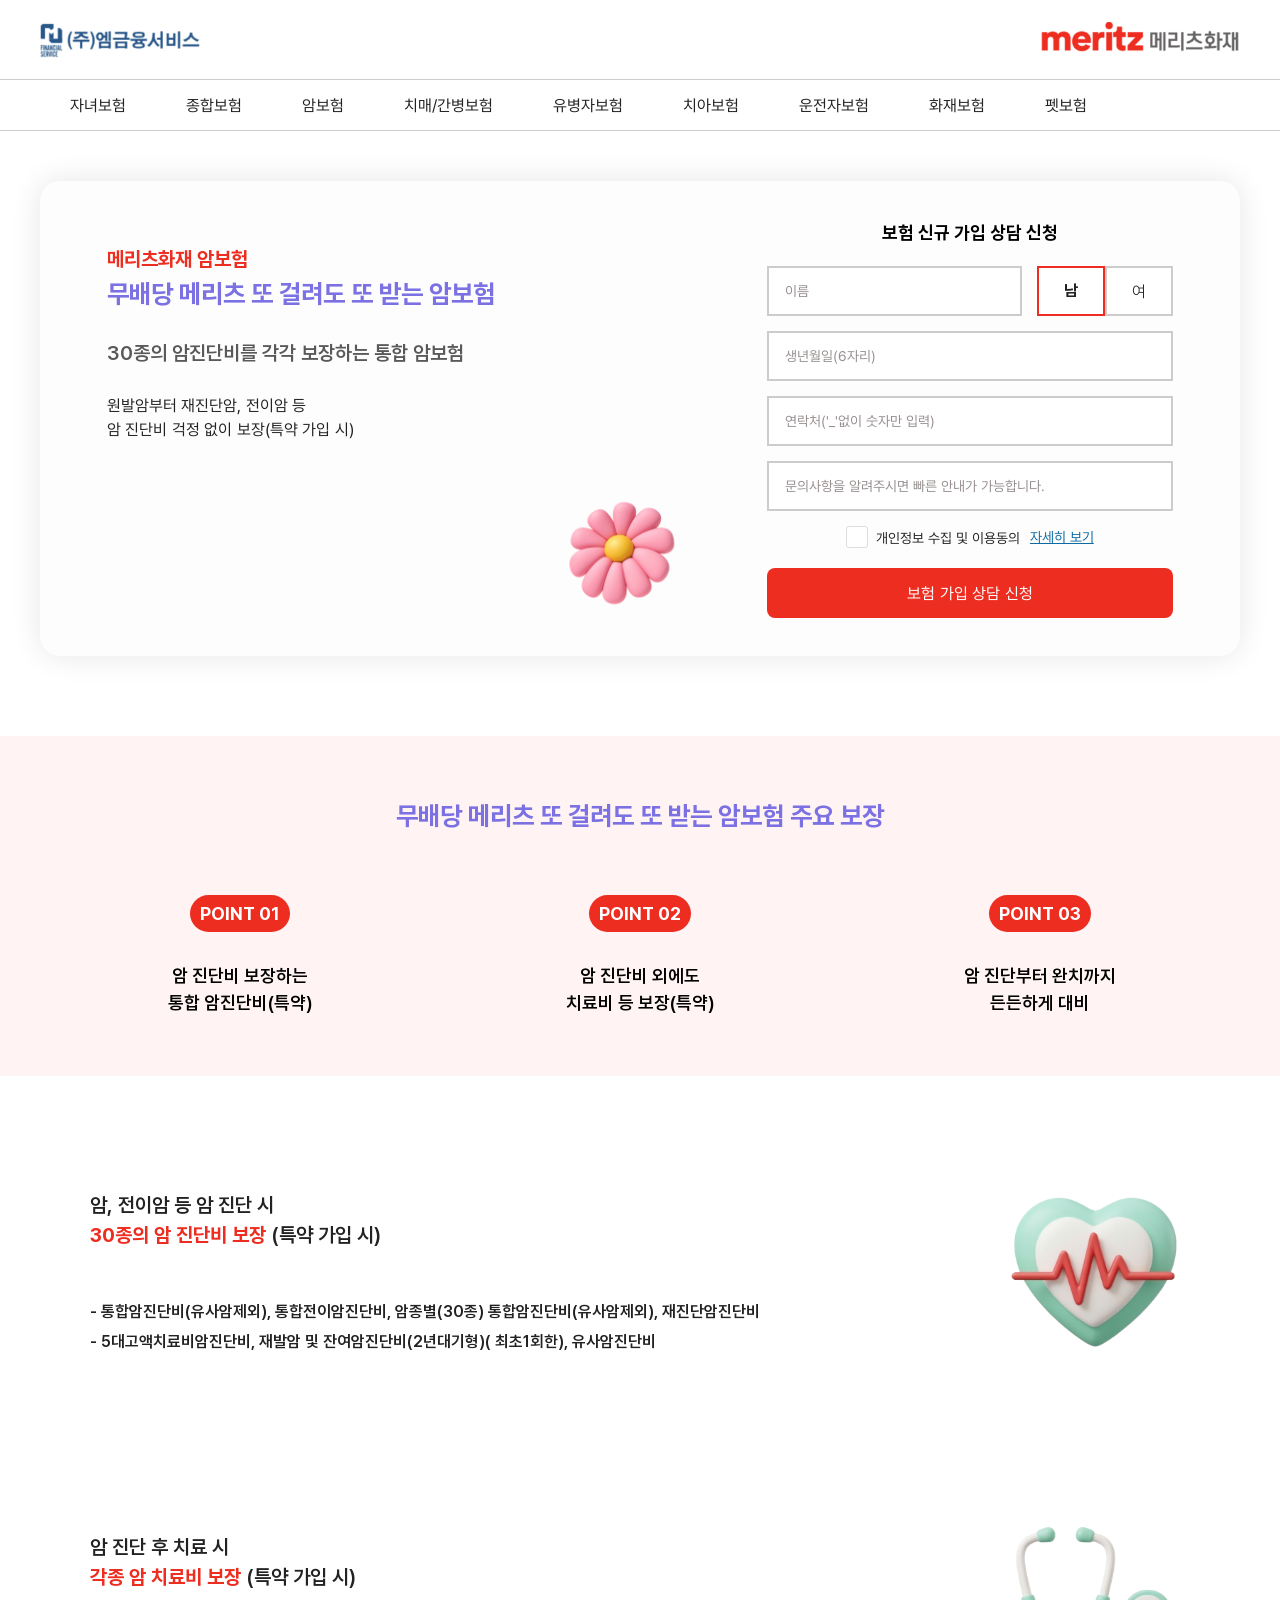
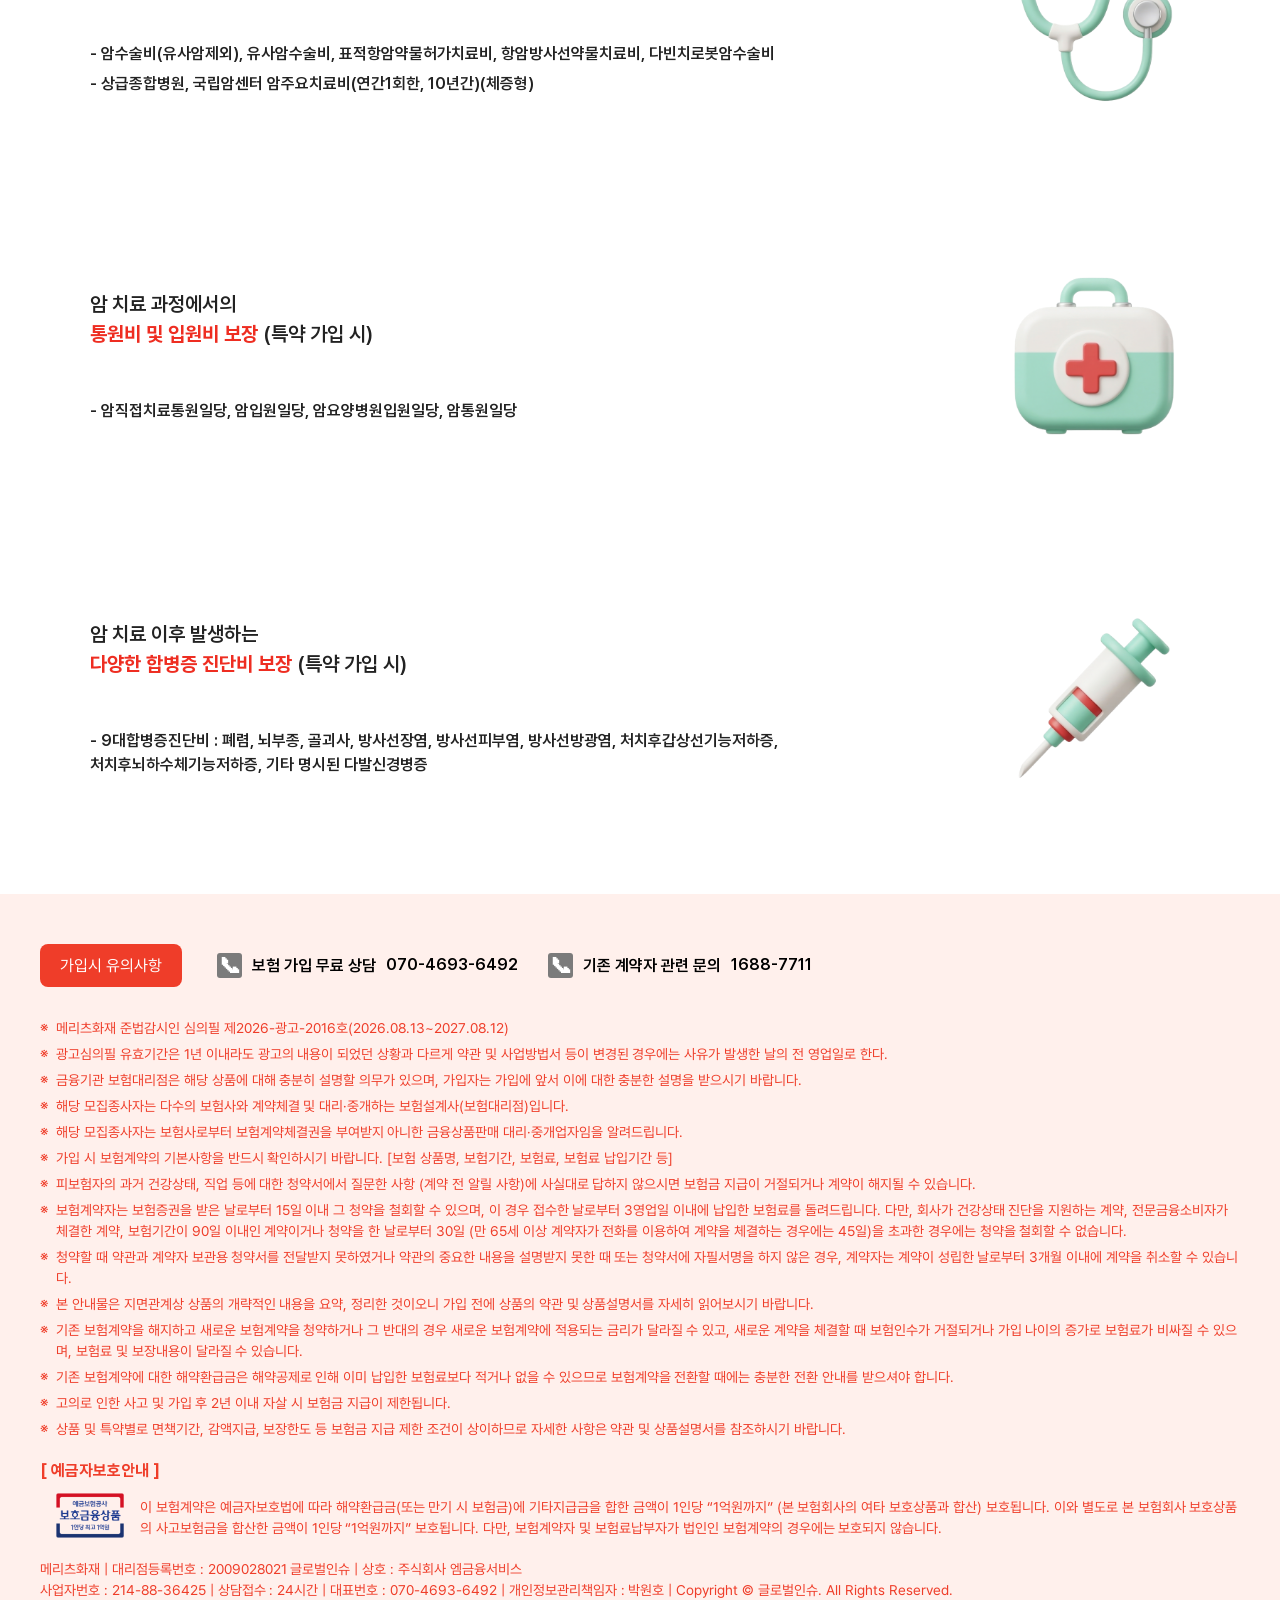
<file: sub/sub_cancer2.html>
<!DOCTYPE html>
<html lang="ko">

<head>
    <title>메리츠화재 암보험 | 암통합치료비(암통치) | 또또암</title>
    <meta name="description"
        content="메리츠화재 암보험, 암통합치료비(암통치) 보장으로 암진단비부터 암수술비, 항암치료비, 입원일당, 간병인 보장까지 준비, 메리츠 또또암 및 유병자 암보험 맞춤 보험료 견적 설계 및 가입 상담" />
    <meta name="keywords"
        content="메리츠 암보험, 메리츠화재 암보험, 메리츠 암통치, 메리츠 암통합치료비, 암통합치료비, 메리츠 암주요치료비, 메리츠화재 암주요치료비, 암주요치료비, 암주요치료비보험, 메리츠화재 암통치, 또또암, 또또암보험, 메리츠 또또암" />
    <link rel="canonical" href="https://insure-center.co.kr/cancer2" />
    <link rel="image_src" href="https://insure-center.co.kr/img/main_img.png">
    <meta name="robots" content="index, follow">
    <meta name="language" content="kr">
    <meta name="title" content="메리츠화재 암보험 | 암통합치료비(암통치) | 또또암" />
    <meta name="publisher" content="메리츠화재 암보험 | 암통합치료비(암통치) | 또또암" />
    <meta name="Other Agent" content="메리츠화재 암보험 | 암통합치료비(암통치) | 또또암" />
    <meta name="Author" content="메리츠화재 암보험 | 암통합치료비(암통치) | 또또암" />
    <meta name="subject" content="메리츠화재 암보험 | 암통합치료비(암통치) | 또또암" />
    <meta name="location" content="South Korea" />
    <meta itemprop="name" content="메리츠화재 암보험 | 암통합치료비(암통치) | 또또암" />
    <meta itemprop="description"
        content="메리츠화재 암보험, 암통합치료비(암통치) 보장으로 암진단비부터 암수술비, 항암치료비, 입원일당, 간병인 보장까지 준비, 메리츠 또또암 및 유병자 암보험 맞춤 보험료 견적 설계 및 가입 상담" />
    <meta itemprop="image" content="https://insure-center.co.kr/img/main_img.png" />
    <meta property="og:type" content="website" />
    <meta property="og:title" content="메리츠화재 암보험 | 암통합치료비(암통치) | 또또암" />
    <meta property="og:site_name" content="메리츠화재 암보험 | 암통합치료비(암통치) | 또또암" />
    <meta property="og:description"
        content="메리츠화재 암보험, 암통합치료비(암통치) 보장으로 암진단비부터 암수술비, 항암치료비, 입원일당, 간병인 보장까지 준비, 메리츠 또또암 및 유병자 암보험 맞춤 보험료 견적 설계 및 가입 상담" />
    <meta property="og:image" content="https://insure-center.co.kr/img/main_img.png" />
    <meta property="og:url" content="https://insure-center.co.kr/cancer2" />
    <meta property="og:image:width" content="1200" />
    <meta property="og:image:height" content="630" />
    <meta name="twitter:card" content="summary" />
    <meta name="twitter:title" content="메리츠화재 암보험 | 암통합치료비(암통치) | 또또암" />
    <meta name="twitter:site" content="메리츠화재 암보험 | 암통합치료비(암통치) | 또또암" />
    <meta name="twitter:description"
        content="메리츠화재 암보험, 암통합치료비(암통치) 보장으로 암진단비부터 암수술비, 항암치료비, 입원일당, 간병인 보장까지 준비, 메리츠 또또암 및 유병자 암보험 맞춤 보험료 견적 설계 및 가입 상담" />
    <meta name="twitter:image" content="https://insure-center.co.kr/img/main_img.png" />
    <meta name="twitter:url" content="https://insure-center.co.kr/cancer2" />
    <meta name="twitter:image:width" content="1024" />
    <meta name="twitter:image:height" content="512" />
    <meta name="viewport"
        content="width=device-width, height=device-height, initial-scale=1.0, minimum-scale=1.0, maximum-scale=2.0, user-scalable=yes">

    <!-- favicon -->
    <link rel="icon" href="favicon.ico">

    <!-- css -->
    <link rel="stylesheet" href="../css/fonts.css">
    <link rel="stylesheet" href="../css/reset.css">
    <link rel="stylesheet" href="../css/style.css">
    <link rel="stylesheet" href="../css/sub.css">
    <link rel="stylesheet" href="../css/aos.css">
    <link rel="stylesheet" href="../css/slick.css">

    <!-- js -->
    <script src="../js/jquery-1.12.4.min.js"></script>
    <script src="../js/slick.min.js"></script>
    <script src="../js/aos.js"></script>
    <script src="../js/sub.js"></script>
    <script src="../js/script.js"></script>

</head>

<body>

    <div id="wrap">

        <!-- 헤더 영역 -->
        <header id="headerWrap">
            <div class="container">
                <div class="headerBox">

                    <!-- 로고 영역 -->
                    <div class="headerTopBox">

                        <div class="headerLogoBox headerLogoBox01">
                            <h1>
                                <a href="../index.html">
                                    <img src="../images/common/logo02.png" alt="(주)엠금융서비스">
                                </a>
                            </h1>
                        </div>

                        <div class="headerLogoBox headerLogoBox02">
                            <h1>
                                <a href="../index.html">
                                    <img src="../images/common/logo.png" alt="메리츠화재">
                                </a>
                            </h1>
                        </div>

                    </div>
                    <!-- //로고 영역 -->

                    <!-- 네비게이션 영역 -->
                    <div class="headerBottomBox">

                        <nav class="headerNav">
                            <ul class="headerMenu">
                                <li>
                                    <a href="#">
                                        자녀보험
                                    </a>

                                    <ul class="headerSubMenu">
                                        <li>
                                            <a href="../sub/sub_baby.html">내Mom같은어린이보험(태아)</a>
                                        </li>
                                        <li>
                                            <a href="../sub/sub_child.html">내Mom같은어린이보험</a>
                                        </li>
                                    </ul>

                                </li>
                                <li>
                                    <a href="#">
                                        종합보험
                                    </a>

                                    <ul class="headerSubMenu">
                                        <li>
                                            <a href="../sub/sub_youth.html">내Mom대로보장보험</a>
                                        </li>
                                        <li>
                                            <a href="../sub/sub_health.html">올바른종합보험</a>
                                        </li>
                                        <li>
                                            <a href="../sub/sub_5105.html">The건강한5.10.5보장보험</a>
                                        </li>
                                    </ul>

                                </li>
                                <li>
                                    <a href="#">
                                        암보험
                                    </a>

                                    <ul class="headerSubMenu">
                                        <li>
                                            <a href="../sub/sub_cancer2.html">또걸려도또받는암보험</a>
                                        </li>
                                    </ul>

                                </li>
                                <li>
                                    <a href="#">
                                        치매/간병보험
                                    </a>

                                    <ul class="headerSubMenu">
                                        <li>
                                            <a href="../sub/sub_care.html">간편한치매간병보험</a>
                                        </li>
                                    </ul>

                                </li>
                                <li>
                                    <a href="#">
                                        유병자보험
                                    </a>

                                    <ul class="headerSubMenu">
                                        <li>
                                            <a href="../sub/sub_simple.html">통합간편건강보험</a>
                                        </li>
                                    </ul>

                                </li>
                                <li>
                                    <a href="#">
                                        치아보험
                                    </a>

                                    <ul class="headerSubMenu">
                                        <li>
                                            <a href="../sub/sub_dental.html">치아보험이목구비</a>
                                        </li>
                                    </ul>

                                </li>
                                <li>
                                    <a href="#">
                                        운전자보험
                                    </a>

                                    <ul class="headerSubMenu">
                                        <li>
                                            <a href="../sub/sub_drive.html">운전자상해종합보험</a>
                                        </li>
                                    </ul>

                                </li>
                                <li>
                                    <a href="#">
                                        화재보험
                                    </a>

                                    <ul class="headerSubMenu">
                                        <li>
                                            <a href="../sub/sub_fire.html">운전자상해종합보험(화재)</a>
                                        </li>
                                    </ul>

                                </li>
                                <li>
                                    <a href="#">
                                        펫보험
                                    </a>

                                    <ul class="headerSubMenu">
                                        <li>
                                            <a href="../sub/sub_pet.html">펫퍼민트</a>
                                        </li>
                                    </ul>

                                </li>
                            </ul>
                        </nav>

                    </div>
                    <!-- //네비게이션 영역 -->

                    <!-- 모바일메뉴 영역 -->
                    <div id="mobileMenuWrap">

                        <button type="button" class="mobileMenuBtn toggleBtn" aria-expanded="false"
                            aria-label="모바일메뉴 열기">
                            <span></span>
                            <span></span>
                            <span></span>
                        </button>

                        <div class="mobileMenuBox">

                            <nav class="mobileMenuNav">
                                <ul class="mobileMenu">
                                    <li>
                                        <a href="#">
                                            자녀보험
                                        </a>

                                        <ul class="mobileSubMenu">
                                            <li>
                                                <a href="../sub/sub_baby.html">내Mom같은어린이보험(태아)</a>
                                            </li>
                                            <li>
                                                <a href="../sub/sub_child.html">내Mom같은어린이보험</a>
                                            </li>
                                        </ul>

                                    </li>
                                    <li>
                                        <a href="#">
                                            종합보험
                                        </a>

                                        <ul class="mobileSubMenu">
                                            <li>
                                                <a href="../sub/sub_youth.html">내Mom대로보장보험</a>
                                            </li>
                                            <li>
                                                <a href="../sub/sub_health.html">올바른종합보험</a>
                                            </li>
                                            <li>
                                                <a href="../sub/sub_5105.html">The건강한5.10.5보장보험</a>
                                            </li>
                                        </ul>

                                    </li>
                                    <li>
                                        <a href="#">
                                            암보험
                                        </a>

                                        <ul class="mobileSubMenu">
                                            <li>
                                                <a href="../sub/sub_cancer2.html">또걸려도또받는암보험</a>
                                            </li>
                                        </ul>

                                    </li>
                                    <li>
                                        <a href="#">
                                            치매/간병보험
                                        </a>

                                        <ul class="mobileSubMenu">
                                            <li>
                                                <a href="../sub/sub_care.html">간편한치매간병보험</a>
                                            </li>
                                        </ul>

                                    </li>
                                    <li>
                                        <a href="#">
                                            유병자보험
                                        </a>

                                        <ul class="mobileSubMenu">
                                            <li>
                                                <a href="../sub/sub_simple.html">통합간편건강보험</a>
                                            </li>
                                        </ul>

                                    </li>
                                    <li>
                                        <a href="#">
                                            치아보험
                                        </a>

                                        <ul class="mobileSubMenu">
                                            <li>
                                                <a href="../sub/sub_dental.html">치아보험이목구비</a>
                                            </li>
                                        </ul>

                                    </li>
                                    <li>
                                        <a href="#">
                                            운전자보험
                                        </a>

                                        <ul class="mobileSubMenu">
                                            <li>
                                                <a href="../sub/sub_drive.html">운전자상해종합보험</a>
                                            </li>
                                        </ul>

                                    </li>
                                    <li>
                                        <a href="#">
                                            화재보험
                                        </a>

                                        <ul class="mobileSubMenu">
                                            <li>
                                                <a href="../sub/sub_fire.html">운전자상해종합보험(화재)</a>
                                            </li>
                                        </ul>

                                    </li>
                                    <li>
                                        <a href="#">
                                            펫보험
                                        </a>

                                        <ul class="mobileSubMenu">
                                            <li>
                                                <a href="../sub/sub_pet.html">펫퍼민트</a>
                                            </li>
                                        </ul>

                                    </li>
                                </ul>
                            </nav>
                        </div>
                    </div>
                    <!-- //모바일메뉴 영역 -->

                </div>
            </div>
        </header>
        <!-- //헤더 영역 -->

        <!-- 메인 영역 -->
        <main id="subWrap">

            <!-- 가입신청 영역 -->
            <section id="formInfoWrap">
                <div class="container">
                    <div class="formInfoBox">

                        <!-- 보험상품 안내 영역 -->
                        <div class="formInfoDescBox">
                            <h2 class="insuranceSlideTitle">
                                메리츠화재 암보험
                            </h2>

                            <h3 class="insuranceProductName">
                                무배당 메리츠 또 걸려도 또 받는 암보험
                            </h3>

                            <p class="insuranceSlideSummary">
                                30종의 암진단비를 각각 보장하는 통합 암보험
                            </p>

                            <p class="insuranceSlideDescription">
                                원발암부터 재진단암, 전이암 등 <br>
                                암 진단비 걱정 없이 보장(특약 가입 시)
                            </p>

                            <img src="../images/sub/icon06.png" alt="메리츠 암통합치료비" class="img">

                        </div>
                        <!-- //보험상품 안내 영역 -->

                        <!-- 폼 영역 -->
                        <div class="formInputBox">

                            <h2>
                                보험 신규 가입 상담 신청
                            </h2>

                            <form action="" method="">

                                <div class="formBox">
                                    <div class="formUserInfoBox">

                                        <!-- 이름 -->
                                        <div class="inputTextBox">
                                            <label for="name" name="name" class="blind">이름</label>
                                            <input type="text" id="name" placeholder="이름">
                                        </div>


                                        <!-- 성별 -->
                                        <div class="genderSelectBox" role="radiogroup" aria-label="성별 선택">

                                            <div class="inputRadioBox">
                                                <input type="radio" name="gender" id="genderMale" value="male"
                                                    class="blind" checked>
                                                <label for="genderMale" class="radioItem">남</label>
                                            </div>

                                            <div class="inputRadioBox">
                                                <input type="radio" name="gender" id="genderFemale" value="female"
                                                    class="blind">
                                                <label for="genderFemale" class="radioItem">여</label>
                                            </div>

                                        </div>

                                    </div>
                                </div>

                                <!-- 생년월일 -->
                                <div class="formBox">
                                    <div class="inputTextBox">
                                        <label for="birthDate" name="birthDate" class="blind">생년월일</label>
                                        <input type="text" id="birthDate" placeholder="생년월일(6자리)">
                                    </div>
                                </div>

                                <!-- 연락처 -->
                                <div class="formBox">
                                    <div class="inputTextBox">
                                        <label for="phone" name="phone" class="blind">연락처</label>
                                        <input type="text" id="phone" placeholder="연락처('_'없이 숫자만 입력)">
                                    </div>
                                </div>

                                <!-- 문의사항 -->
                                <div class="formBox">
                                    <div class="inputTextBox">
                                        <label for="contact" name="contact" class="blind">문의사항</label>
                                        <input type="text" id="contact" placeholder="문의사항을 알려주시면 빠른 안내가 가능합니다.">
                                    </div>
                                </div>

                                <div class="inputCheckBox">
                                    <input type="checkbox" id="agreeChk" name="agreeChk" class="blind">
                                    <label for="agreeChk">개인정보 수집 및 이용동의 </label>
                                    <button type="button" class="detailViewBtn">자세히 보기</button>
                                </div>

                                <button type="submit" class="formBtn">
                                    보험 가입 상담 신청
                                </button>

                            </form>

                        </div>
                        <!-- //폼 영역 -->

                    </div>
                </div>
            </section>
            <!-- //가입신청 영역 -->

            <!-- 보험 주요 보장 영역 -->
            <section id="insuranceCoverageWrap">

                <!-- 보험 주요 보장 안내 영역 -->
                <div class="insuranceCoverageBox">
                    <div class="container">

                        <h3 class="insuranceProductName">
                            무배당 메리츠 또 걸려도 또 받는 암보험 주요 보장
                        </h3>

                        <ol class="insuranceCoverageList">
                            <li class="insuranceCoverageItem">
                                <span class="insuranceCoveragePoint">
                                    POINT 01
                                </span>

                                <p class="insuranceCoverageDescription">
                                    암 진단비 보장하는 <br>
                                    통합 암진단비(특약)
                                </p>
                            </li>

                            <li class="insuranceCoverageItem">
                                <span class="insuranceCoveragePoint">
                                    POINT 02
                                </span>

                                <p class="insuranceCoverageDescription">
                                    암 진단비 외에도 <br>
                                    치료비 등 보장(특약)
                                </p>
                            </li>

                            <li class="insuranceCoverageItem">
                                <span class="insuranceCoveragePoint">
                                    POINT 03
                                </span>

                                <p class="insuranceCoverageDescription">
                                    암 진단부터 완치까지 <br>
                                    든든하게 대비
                                </p>
                            </li>
                        </ol>
                    </div>
                </div>
                <!-- 보험 주요 보장 안내 영역 -->

                <!-- 보험 주요 보장 상세 영역 -->
                <div class="insuranceDetailBox">
                    <div class="container">
                        <ul class="insuranceDetailList">
                            <li class="insuranceDetailItem">
                                <div class="insuranceDetailContent">
                                    <h5 class="insuranceDetailTitle">
                                        암, 전이암 등 암 진단 시<br>
                                        <strong>
                                            30종의 암 진단비 보장
                                        </strong>
                                        (특약 가입 시)
                                    </h5>

                                    <ul class="insuranceBenefitList">
                                        <li>- 통합암진단비(유사암제외), 통합전이암진단비, 암종별(30종)
                                            통합암진단비(유사암제외), 재진단암진단비</li>
                                        <li>- 5대고액치료비암진단비, 재발암 및 잔여암진단비(2년대기형)(
                                            최초1회한), 유사암진단비</li>

                                    </ul>
                                </div>

                                <div class="insuranceDetailImgBox">
                                    <img src="../images/sub/insurance_img20.png" alt="메리츠화재 암통합치료비">
                                </div>
                            </li>
                            <li class="insuranceDetailItem">
                                <div class="insuranceDetailContent">
                                    <h5 class="insuranceDetailTitle">
                                        암 진단 후 치료 시<br>
                                        <strong>
                                            각종 암 치료비 보장
                                        </strong>
                                        (특약 가입 시)
                                    </h5>

                                    <ul class="insuranceBenefitList">
                                        <li>- 암수술비(유사암제외), 유사암수술비, 표적항암약물허가치료비, 항암방사선약물치료비, 다빈치로봇암수술비</li>
                                        <li>- 상급종합병원, 국립암센터 암주요치료비(연간1회한, 10년간)(체증형)</li>
                                    </ul>
                                </div>

                                <div class="insuranceDetailImgBox">
                                    <img src="../images/sub/insurance_img21.png" alt="메리츠화재 암통치">
                                </div>
                            </li>
                            <li class="insuranceDetailItem">
                                <div class="insuranceDetailContent">
                                    <h5 class="insuranceDetailTitle">
                                        암 치료 과정에서의<br>
                                        <strong>
                                            통원비 및 입원비 보장
                                        </strong>
                                        (특약 가입 시)
                                    </h5>

                                    <ul class="insuranceBenefitList">
                                        <li>- 암직접치료통원일당, 암입원일당, 암요양병원입원일당, 암통원일당</li>
                                    </ul>
                                </div>

                                <div class="insuranceDetailImgBox">
                                    <img src="../images/sub/insurance_img22.png" alt="메리츠 암보험 비갱신">
                                </div>
                            </li>
                            <li class="insuranceDetailItem">
                                <div class="insuranceDetailContent">
                                    <h5 class="insuranceDetailTitle">
                                        암 치료 이후 발생하는<br>
                                        <strong>
                                            다양한 합병증 진단비 보장
                                        </strong>
                                        (특약 가입 시)
                                    </h5>

                                    <ul class="insuranceBenefitList">
                                        <li>
                                            - 9대합병증진단비 : 폐렴, 뇌부종, 골괴사, 방사선장염, 방사선피부염, 방사선방광염, 처치후갑상선기능저하증, 처치후뇌하수체기능저하증,
                                            기타 명시된 다발신경병증
                                        </li>
                                    </ul>
                                </div>

                                <div class="insuranceDetailImgBox">
                                    <img src="../images/sub/insurance_img23.png" alt="메리츠 암치료비">
                                </div>
                            </li>
                        </ul>
                    </div>
                </div>
                <!-- //보험 주요 보장 상세 영역 -->

            </section>
            <!-- //보험 주요 보장 영역 -->

        </main>
        <!-- //메인 영역 -->

        <!-- 푸터 영역 -->
        <footer id="footerWrap">
            <div class="container">
                <div class="footerBox">

                    <!-- 상단 영역 -->
                    <div class="footerTopBox">
                        <button type="button" class="footerPopupBtn">
                            가입시 유의사항
                        </button>

                        <div class="footerContactList">

                            <dl class="footerContactItem consultationContact">
                                <dt class="footerContactTitle">보험 가입 무료 상담</dt>
                                <dd class="footerContactNumber">
                                    <a href="tel:070-4693-6492">
                                        070-4693-6492
                                    </a>
                                </dd>
                            </dl>

                            <dl class="footerContactItem contractContact">
                                <dt class="footerContactTitle">기존 계약자 관련 문의</dt>
                                <dd class="footerContactNumber">
                                    <a href="tel:1688-7711">
                                        1688-7711
                                    </a>
                                </dd>
                            </dl>

                        </div>
                    </div>
                    <!-- //상단 영역 -->

                    <!-- 보험상품 안내 및 유의사항 -->
                    <div class="footerNoticeBox">
                        <ul class="footerNoticeList">
                            <li>
                                메리츠화재 준법감시인 심의필 제2026-광고-2016호(2026.08.13~2027.08.12)
                            </li>

                            <li>
                                광고심의필 유효기간은 1년 이내라도 광고의 내용이 되었던 상황과 다르게 약관 및
                                사업방법서 등이 변경된 경우에는 사유가 발생한 날의 전 영업일로 한다.
                            </li>

                            <li>
                                금융기관 보험대리점은 해당 상품에 대해 충분히 설명할 의무가 있으며,
                                가입자는 가입에 앞서 이에 대한 충분한 설명을 받으시기 바랍니다.
                            </li>

                            <li>
                                해당 모집종사자는 다수의 보험사와 계약체결 및 대리·중개하는
                                보험설계사(보험대리점)입니다.
                            </li>

                            <li>
                                해당 모집종사자는 보험사로부터 보험계약체결권을 부여받지 아니한
                                금융상품판매 대리·중개업자임을 알려드립니다.
                            </li>

                            <li>
                                가입 시 보험계약의 기본사항을 반드시 확인하시기 바랍니다.
                                [보험 상품명, 보험기간, 보험료, 보험료 납입기간 등]
                            </li>

                            <li>
                                피보험자의 과거 건강상태, 직업 등에 대한 청약서에서 질문한 사항
                                (계약 전 알릴 사항)에 사실대로 답하지 않으시면 보험금 지급이 거절되거나
                                계약이 해지될 수 있습니다.
                            </li>

                            <li>
                                보험계약자는 보험증권을 받은 날로부터 15일 이내 그 청약을 철회할 수 있으며,
                                이 경우 접수한 날로부터 3영업일 이내에 납입한 보험료를 돌려드립니다.
                                다만, 회사가 건강상태 진단을 지원하는 계약, 전문금융소비자가 체결한 계약,
                                보험기간이 90일 이내인 계약이거나 청약을 한 날로부터 30일
                                (만 65세 이상 계약자가 전화를 이용하여 계약을 체결하는 경우에는 45일)을
                                초과한 경우에는 청약을 철회할 수 없습니다.
                            </li>

                            <li>
                                청약할 때 약관과 계약자 보관용 청약서를 전달받지 못하였거나
                                약관의 중요한 내용을 설명받지 못한 때 또는 청약서에 자필서명을 하지 않은 경우,
                                계약자는 계약이 성립한 날로부터 3개월 이내에 계약을 취소할 수 있습니다.
                            </li>

                            <li>
                                본 안내물은 지면관계상 상품의 개략적인 내용을 요약, 정리한 것이오니
                                가입 전에 상품의 약관 및 상품설명서를 자세히 읽어보시기 바랍니다.
                            </li>

                            <li>
                                기존 보험계약을 해지하고 새로운 보험계약을 청약하거나 그 반대의 경우
                                새로운 보험계약에 적용되는 금리가 달라질 수 있고, 새로운 계약을 체결할 때
                                보험인수가 거절되거나 가입 나이의 증가로 보험료가 비싸질 수 있으며,
                                보험료 및 보장내용이 달라질 수 있습니다.
                            </li>

                            <li>
                                기존 보험계약에 대한 해약환급금은 해약공제로 인해 이미 납입한 보험료보다
                                적거나 없을 수 있으므로 보험계약을 전환할 때에는 충분한 전환 안내를
                                받으셔야 합니다.
                            </li>

                            <li>
                                고의로 인한 사고 및 가입 후 2년 이내 자살 시 보험금 지급이 제한됩니다.
                            </li>

                            <li>
                                상품 및 특약별로 면책기간, 감액지급, 보장한도 등 보험금 지급 제한 조건이
                                상이하므로 자세한 사항은 약관 및 상품설명서를 참조하시기 바랍니다.
                            </li>

                        </ul>

                        <div class="insuranceDepositBox">
                            <h3 class="insuranceDepositTitle">
                                [ 예금자보호안내 ]
                            </h3>
                            <div class="insuranceDepositText">
                                <img src="../images/common/product_info_img.png" alt="예금보험공사 보호금융상품 1인창 최고 1억원">
                                <p>
                                    이 보험계약은 예금자보호법에 따라 해약환급금(또는 만기 시 보험금)에
                                    기타지급금을 합한 금액이 1인당 “1억원까지”
                                    (본 보험회사의 여타 보호상품과 합산) 보호됩니다.
                                    이와 별도로 본 보험회사 보호상품의 사고보험금을 합산한 금액이
                                    1인당 “1억원까지” 보호됩니다. 다만, 보험계약자 및 보험료납부자가
                                    법인인 보험계약의 경우에는 보호되지 않습니다.
                                </p>
                            </div>
                        </div>

                    </div>
                    <!-- //보험상품 안내 및 유의사항 -->

                    <!-- 회사 정보 영역 -->
                    <div class="footerCompanyBox">

                        <!-- 회사 정보 -->
                        <div class="footerCompanyInfo">
                            <p>
                                메리츠화재 | 대리점등록번호 : 2009028021 글로벌인슈 | 상호 : 주식회사 엠금융서비스 <br>
                                사업자번호 : 214-88-36425 | 상담접수 : 24시간
                                | 대표번호 : 070-4693-6492 | 개인정보관리책임자 : 박원호 | Copyright © 글로벌인슈. All Rights Reserved.
                            </p>
                        </div>
                        <!-- //회사 정보 영역 -->

                    </div>
                </div>
        </footer>
        <!-- //푸터 영역 -->

    </div>
    <!-- //wrap -->

    <!-- 개인정보 수집 및 이용동의 팝업 -->
    <div id="privacyPolicyPopup" class="commonPopupWrap">
        <div class="popupBox">

            <!-- 팝업 내용 -->
            <div class="popupContent">
                <div class="privacyPolicyBox">

                    <h2 id="privacyPopupTitle" class="popupContentTitle privacyPolicyTitle">
                        개인(신용)정보의 수집·이용에 관한 사항
                    </h2>

                    <p class="privacyPolicyIntro">
                        귀하가 금융상품 소개 등을 위하여 본인의 개인(신용)정보를 수집·이용하고자 하는
                        경우에는 [개인정보보호법] 제15조 및 제22조, [신용정보의 이용 및 보호에 관한 법률]
                        제32조 및 제33조에 따라 동의를 얻어야 합니다. 이에 본인은 귀사가 아래의 내용과
                        같이 영업목적으로 본인의 개인(신용)정보를 수집·이용하는 데 동의합니다.
                    </p>

                    <div class="privacyPolicyList">

                        <div class="privacyPolicyItem">
                            <h3 class="privacyPolicyItemTitle">
                                1. 개인정보의 수집·이용 목적
                            </h3>

                            <ul class="privacyPolicySubList">
                                <li>
                                    서비스 이용에 따른 본인 식별 절차 및 개인 맞춤 서비스 제공
                                </li>

                                <li>
                                    보험상품, 서비스 소개 및 판매, 사은·판촉행사 안내
                                    (전화, SMS 포함)
                                </li>

                                <li>
                                    고지사항 전달, 본인 의사 확인, 불만 처리 등 원활한 보험 관련
                                    의사소통 경로의 확보
                                </li>
                            </ul>
                        </div>

                        <div class="privacyPolicyItem">
                            <h3 class="privacyPolicyItemTitle">
                                2. 수집·이용할 개인(신용)정보의 내용
                            </h3>

                            <p class="privacyPolicyText">
                                성명, 생년월일, 성별, 연락처
                            </p>
                        </div>

                        <div class="privacyPolicyItem">
                            <h3 class="privacyPolicyItemTitle">
                                3. 개인(신용)정보의 보유·이용 기간
                            </h3>

                            <p class="privacyPolicyText">
                                수집·이용 동의일로부터 고객님의 동의 철회 시까지 보관하며,
                                1544-1683으로 전화하시면 철회할 수 있습니다.
                                (단, 최대 3년)
                            </p>
                        </div>

                        <div class="privacyPolicyItem">
                            <h3 class="privacyPolicyItemTitle">
                                4. 개인정보 수집에 동의하지 않는 경우
                            </h3>

                            <p class="privacyPolicyText">
                                이용자는 개인정보 수집 동의를 거부할 권리가 있으며,
                                이에 대한 동의를 하지 않은 경우에는 보험설계 및 상담 서비스 제공이
                                제한됩니다.
                            </p>
                        </div>

                        <div class="privacyPolicyItem">
                            <h3 class="privacyPolicyItemTitle">
                                5. 수집자
                            </h3>

                            <p class="privacyPolicyText">
                                ㈜엠금융서비스
                            </p>
                        </div>

                    </div>

                    <ul class="privacyPolicyNoticeList">
                        <li>
                            정보 동의 시 계약상담 및 가입설계를 위해 최소한의 정보만
                            수집·이용·조회하게 되며, 본 동의를 거부하시는 경우 보험계약 상담 등
                            정상적인 서비스 제공이 불가능할 수 있습니다.
                        </li>

                        <li>
                            이 동의서는 계약의 갱신 등으로 변경되는 경우에도 유효합니다.
                        </li>
                    </ul>

                    <div class="marketingOptOutBox">
                        <h3 class="marketingOptOutTitle">
                            상품권유 중지청구(Do-Not Call)
                        </h3>

                        <ul class="marketingOptOutList">
                            <li>
                                개인(신용)정보 제공 및 이용에 동의한 이후에도 전화[1544-1683],
                                서면 등을 통해 언제든지 마케팅 활동에 대한 중지를 요청할 수 있습니다.
                            </li>

                            <li>
                                현 개인정보 수집·이용에 관한 사항의 내용에 추가, 삭제, 수정이 있을 시에는
                                개정 최소 7일 전부터 회사 인터넷 홈페이지 등을 통해 고지하겠습니다.
                            </li>
                        </ul>
                    </div>

                </div>
            </div>
            <!-- //팝업 내용 -->

            <!-- 팝업 닫기 -->
            <button type="button" class="popupCloseBtn" aria-label="팝업 닫기"></button>

        </div>
    </div>
    <!-- //개인정보 수집 및 이용동의 팝업 -->

    <!-- 보험가입 전 유의사항 팝업 -->
    <div id="insuranceNoticePopup" class="commonPopupWrap">
        <div class="popupBox">

            <!-- 팝업 내용 -->
            <div class="popupContent">
                <div class="insuranceNoticeBox">

                    <!-- 보험가입 전 유의사항 -->
                    <div class="insuranceNoticeSection">
                        <h2 id="insuranceNoticeTitle" class="popupContentTitle">
                            보험가입 전 유의사항
                        </h2>

                        <ul class="insuranceNoticeList">
                            <li>
                                (주)엠금융서비스 보험대리점은 소비자에게 해당 상품에 대해 충분히
                                설명해야 하며, 보험계약자는 본 상품 가입에 앞서 이에 대한 충분한
                                설명을 받으시기 바랍니다.
                            </li>

                            <li>
                                (주)엠금융서비스 보험대리점은 다수의 보험사와 계약 체결 및
                                대리·중개하는 보험설계사(보험대리점)이며, 보험사로부터
                                보험계약체결권을 부여받지 아니한 금융상품판매 대리·중개업자임을
                                알려드립니다.
                            </li>

                            <li>
                                보험계약자가 기존 보험계약을 해지하고 새로운 보험계약을 체결하는
                                경우, 보험인수가 거절되거나 보험료가 인상될 수 있으며,
                                보장내용(면책기간 재적용 등)이 달라질 수 있습니다.
                            </li>

                            <li>
                                가입 시 보험 상품명, 보험기간, 갱신기간, 납입기간, 보험료,
                                면책기간, 감액기간 등 기본사항을 반드시 확인하시기 바랍니다.
                            </li>

                            <li>
                                보험기간 중에 발생한 사고 및 질병에 한하여 보상하며,
                                보상받을 수 있는 경우와 보상받을 수 없는 경우를 확인하셔야 합니다.
                            </li>

                            <li>
                                지급한도, 면책사항 등에 따라 보험금 지급이 제한될 수 있습니다.
                                또한 상해담보의 경우 암벽등반, 스카이다이빙 등 직업, 직무,
                                동호회 활동 중 발생한 사고는 보상하지 않습니다.
                            </li>

                            <li>
                                보험계약 청약 시 기재사항을 사실대로 빠짐없이 작성하고
                                자필 서명하셔야 합니다.
                            </li>

                            <li>
                                질병이나 상해에 대한 위험 보장을 주목적으로 하는 보장성보험이며,
                                저축 또는 연금수령을 목적으로 가입하시기에 적합하지 않습니다.
                            </li>

                            <li>
                                갱신형 상품은 별도의 의사 표시가 없으면 보험기간 만기 시 계약이
                                갱신될 수 있으며, 갱신 시 보험료가 인상될 수 있습니다.
                            </li>

                            <li>
                                보험계약 체결 전 상품설명서 및 약관을 반드시 읽어보시기 바랍니다.
                            </li>
                        </ul>
                    </div>
                    <!-- //보험가입 전 유의사항 -->

                    <!-- 예금자 보호안내 -->
                    <div class="insuranceDepositBox">
                        <h3 class="insuranceDepositTitle">
                            [ 예금자보호안내 ]
                        </h3>
                        <div class="insuranceDepositText">
                            <img src="../images/common/product_info_img.png" alt="예금보험공사 보호금융상품 1인창 최고 1억원">
                            <p>
                                이 보험계약은 예금자보호법에 따라 해약환급금(또는 만기 시 보험금)에
                                기타지급금을 합한 금액이 1인당 “1억원까지”
                                (본 보험회사의 여타 보호상품과 합산) 보호됩니다.
                                이와 별도로 본 보험회사 보호상품의 사고보험금을 합산한 금액이
                                1인당 “1억원까지” 보호됩니다. 다만, 보험계약자 및 보험료납부자가
                                법인인 보험계약의 경우에는 보호되지 않습니다.
                            </p>
                        </div>
                    </div>

                    <!-- 보험계약 체결 전 유의사항 -->
                    <div class="insuranceNoticeSection">
                        <h3 class="insuranceNoticeSectionTitle">
                            보험계약 체결 전 유의사항
                        </h3>

                        <p class="insuranceNoticeText">
                            보험계약자 또는 피보험자께서는 보험계약 체결 전에 보험상품명,
                            보험기간, 보험료, 보험료납입기간, 피보험자 등의 계약내용을 반드시
                            확인하시고 해당 상품의 가입설명서 및 보험약관 내용을 반드시
                            읽어보시기 바랍니다.
                        </p>
                    </div>
                    <!-- //보험계약 체결 전 유의사항 -->

                    <!-- 보험계약 해지 후 다른 보험계약 시 유의사항 -->
                    <div class="insuranceNoticeSection">
                        <h3 class="insuranceNoticeSectionTitle">
                            보험계약 해지 후 다른 보험계약 시 유의사항
                        </h3>

                        <p class="insuranceNoticeText">
                            보험계약자 또는 피보험자께서는 기존에 체결되어 있던 보험계약을
                            해지하고 새로운 보험계약을 체결하는 경우 질병이력, 연령증가 등으로
                            가입이 거절되거나 보험료가 인상될 수 있으며, 가입 상품에 따라
                            새로운 면책기간 적용 및 보장 제한 등 기타 불이익이 발생할 수 있습니다.
                        </p>
                    </div>
                    <!-- //보험계약 해지 후 다른 보험계약 시 유의사항 -->

                    <!-- 보험계약 전 알릴 의무 -->
                    <div class="insuranceNoticeSection">
                        <h3 class="insuranceNoticeSectionTitle">
                            보험계약 전 알릴 의무
                        </h3>

                        <p class="insuranceNoticeText">
                            “계약 전 알릴 의무사항”은 회사가 보험계약의 청약을 인수하는 데
                            필요한 자료이므로 보험계약자 및 피보험자는 사실대로 알려야 합니다.
                            위 사항에 대하여 만약 사실대로 알리지 않거나 사실과 다르게 알린
                            경우에는 보험가입이 거절될 수 있으며, 특히 그 내용이 [중요한 사항]에
                            해당하는 경우에는 보험계약자 또는 피보험자의 의사와 관계없이
                            보험약관상 [계약 전 알릴 의무 위반의 효과] 조항에 의해 계약이
                            해지되거나 보장이 제한될 수 있습니다.
                        </p>

                        <p class="insuranceNoticeText">
                            보험설계사는 계약 전 알릴 의무사항에 대한 수령권한이 없으므로
                            과거의 진단 또는 치료 사실 등 중요한 내용을 청약서에 기재하지 않고
                            보험설계사에게 구두로만 알린 경우에는 계약 전 알릴 의무를 이행한
                            것으로 인정되지 않아, 향후 계약이 해지되거나 보험금을 지급받지
                            못할 수 있습니다.
                        </p>
                    </div>
                    <!-- //보험계약 전 알릴 의무 -->

                    <!-- 보험계약 후 알릴 의무 -->
                    <div class="insuranceNoticeSection">
                        <h3 class="insuranceNoticeSectionTitle">
                            보험계약 후 알릴 의무
                        </h3>

                        <p class="insuranceNoticeText">
                            보험계약자 등은 피보험자의 직업·직무 변경 등이 발생한 경우 지체 없이
                            보험회사에 알려야 하며, 이를 알리지 않은 경우 계약 해지 등 알릴 의무
                            위반에 따른 불이익이 발생할 수 있습니다.
                        </p>
                    </div>
                    <!-- //보험계약 후 알릴 의무 -->

                    <!-- 부활 -->
                    <div class="insuranceNoticeSection">
                        <h3 class="insuranceNoticeSectionTitle">
                            부활(효력회복)
                        </h3>

                        <p class="insuranceNoticeText">
                            계약자 또는 피보험자는 보험기간 중에 피보험자가 그 직업 또는 직무를
                            변경(자가용 운전자가 영업용 운전자로 직업 또는 직무를 변경하는 등의
                            경우를 포함합니다)하거나 이륜자동차 또는 원동기장치자전거
                            (전동퀵보드, 전동휠 등 전동기로 작동하는 개인형 이동장치를 포함하여
                            장애인 또는 교통약자가 사용하는 보행보조용 의자차인 전동휠체어,
                            의료용 스쿠터 등은 제외합니다)를 계속적으로 사용
                            (직업, 직무 또는 동호회 활동과 출퇴근 용도 등으로 주로 사용하는
                            경우에 한함)하게 된 경우에는 지체 없이 회사에 알려야 합니다.
                        </p>

                        <p class="insuranceNoticeText">
                            이에 따라 위험이 감소된 경우에는 회사는 그 차액보험료를 돌려드리며,
                            계약자 또는 피보험자의 고의 또는 중대한 과실로 위험이 증가된 경우에는
                            통지를 받은 날부터 1개월 이내에 보험료의 증액을 청구하거나 계약을
                            해지할 수 있습니다.
                        </p>

                        <p class="insuranceNoticeText">
                            계약자 또는 피보험자가 고의 또는 중대한 과실로 직업 또는 직무의
                            변경 사실을 회사에 알리지 않은 경우 변경 후 요율이 변경 전 요율보다
                            높을 때에는 회사는 동 사실을 안 날부터 1개월 이내에 계약자 또는
                            피보험자에게 보험료의 증액을 청구하거나 계약을 해지할 수 있습니다.
                            또한 보험사고가 발생한 경우 보험금의 지급이 제한될 수 있습니다.
                        </p>
                    </div>
                    <!-- //부활 -->

                    <!-- 자동갱신 특약 관련사항 -->
                    <div class="insuranceNoticeSection">
                        <h3 class="insuranceNoticeSectionTitle">
                            자동갱신 특약 관련사항
                        </h3>

                        <p class="insuranceNoticeText">
                            갱신형 특별약관의 만기일 전일까지 계약자의 별도 의사표시가 없는 한
                            자동갱신되며, 이때 보험료는 인상될 수 있습니다.
                        </p>
                    </div>
                    <!-- //자동갱신 특약 관련사항 -->

                    <!-- 자필서명 -->
                    <div class="insuranceNoticeSection">
                        <h3 class="insuranceNoticeSectionTitle">
                            자필서명
                        </h3>

                        <p class="insuranceNoticeText">
                            보험계약자와 피보험자가 자필서명을 하지 않으신 경우에는 보장을 받지
                            못할 수 있습니다. 다만, 전화를 이용하여 가입할 때 일정 요건이
                            충족되면 자필서명을 생략할 수 있으며, 인터넷을 이용한 사이버몰에서는
                            전자서명으로 대체할 수 있습니다.
                        </p>
                    </div>
                    <!-- //자필서명 -->

                    <!-- 청약철회 -->
                    <div class="insuranceNoticeSection">
                        <h3 class="insuranceNoticeSectionTitle">
                            청약철회
                        </h3>

                        <p class="insuranceNoticeText">
                            일반금융소비자인 계약자는 「금융소비자 보호에 관한 법률」 제46조,
                            동법 시행령 제37조, 동법 감독규정 제30조에서 정하는 바에 따라
                            보험증권을 받은 날부터 15일 이내
                            (청약을 한 날부터 30일 이내에 한하며, 만 65세 이상 계약자가 전화를
                            이용하여 체결한 계약은 45일)에 청약을 철회할 수 있으며,
                            이 경우 철회를 접수한 날부터 3영업일 이내에 보험료를 돌려드립니다.
                        </p>

                        <p class="insuranceNoticeText">
                            다만, 회사가 건강상태 진단을 지원하는 계약, 보장기간이 90일 이내인
                            계약 또는 전문금융소비자가 체결한 계약은 청약을 철회할 수 없습니다.
                        </p>
                    </div>
                    <!-- //청약철회 -->

                    <!-- 개인정보를 보호받을 권리 -->
                    <div class="insuranceNoticeSection">
                        <h3 class="insuranceNoticeSectionTitle">
                            개인정보를 보호받을 권리
                        </h3>

                        <p class="insuranceNoticeText">
                            보험계약자는 법에서 정한 경우를 제외하고 본인의 동의 없이 본인의
                            개인정보가 제3자에게 제공 또는 이용되지 않을 권리가 있습니다.
                        </p>
                    </div>
                    <!-- //개인정보를 보호받을 권리 -->

                    <!-- 비례보상 -->
                    <div class="insuranceNoticeSection">
                        <h3 class="insuranceNoticeSectionTitle">
                            비례보상
                        </h3>

                        <p class="insuranceNoticeText">
                            실손의료보장, 배상책임 관련 보장 등 해당 담보를 보장하는 다수의
                            보험계약이 체결되어 있는 경우, 2개 이상의 보험에 가입하더라도
                            그 계약과 보험금을 분담하여 비례보상되므로 유사한 보험가입 여부 및
                            보상한도를 반드시 확인하시기 바랍니다.
                        </p>
                    </div>
                    <!-- //비례보상 -->

                    <!-- 품질보증제도 -->
                    <div class="insuranceNoticeSection">
                        <h3 class="insuranceNoticeSectionTitle">
                            품질보증제도
                        </h3>

                        <p class="insuranceNoticeText">
                            회사가 보험약관 및 계약자 보관용 청약서를 청약할 때 보험계약자에게
                            전달하지 않거나 약관의 중요한 내용을 설명하지 않은 때 또는 계약을
                            체결할 때 계약자가 청약서에 자필서명
                            (날인 및 전자서명법 제2조 제2호에 따른 전자서명을 포함합니다)을
                            하지 않은 때(전화를 이용하여 계약을 체결하는 경우 자필서명을
                            생략할 수 있음)에는 계약자는 계약이 성립한 날부터 3개월 이내에
                            계약을 취소할 수 있습니다.
                        </p>

                        <p class="insuranceNoticeText">
                            이 경우 회사는 계약자에게 이미 납입한 보험료를 돌려드리며,
                            보험료를 받은 기간에 대하여 보험계약대출이율을 연 단위 복리로
                            계산한 금액을 더하여 지급합니다.
                        </p>
                    </div>
                    <!-- //품질보증제도 -->

                    <!-- 위법계약을 해지할 수 있는 권리 -->
                    <div class="insuranceNoticeSection">
                        <h3 class="insuranceNoticeSectionTitle">
                            위법계약을 해지할 수 있는 권리
                        </h3>

                        <p class="insuranceNoticeText">
                            계약자는 보험회사가 「금융소비자 보호에 관한 법률」 제17조 내지
                            제21조를 위반하여 계약을 체결한 경우, 동법 제47조
                            (위법계약의 해지) 제1항, 동법 시행령 제38조 및 동법 감독규정
                            제31조에서 정하는 바에 따라 계약체결일부터 5년을 초과하지 않는
                            범위 내에서 계약체결에 대한 회사의 위반사항을 안 날부터 1년 이내에
                            서면 등으로 해당 계약의 해지를 요구할 수 있습니다.
                        </p>

                        <p class="insuranceNoticeText">
                            이때 계약자는 해지요구서에 위반 사실을 증명하는 서류를 첨부하여
                            보험사에 제출하여야 합니다. 이 경우 보험사에 해지를 요구하신 날부터
                            10일 이내에 수락 여부를 통지
                            (거절할 때에는 거절 사유를 함께 포함하여 통지)받으실 수 있습니다.
                        </p>

                        <p class="insuranceNoticeText">
                            다만, 법률에 따라 가입 의무가 부과되고 그 해제·해지도 해당 법률에
                            따라 가능한 보장성 상품에 대해 계약의 해지를 요구하려는 경우에는
                            동종의 다른 보험에 가입되어 있어야 합니다.
                        </p>
                    </div>
                    <!-- //위법계약을 해지할 수 있는 권리 -->

                    <!-- 해약환급금 안내 -->
                    <div class="insuranceNoticeSection">
                        <h3 class="insuranceNoticeSectionTitle">
                            해약환급금이 납입한 보험료보다 적거나 없을 수 있는 이유
                        </h3>

                        <p class="insuranceNoticeText">
                            보험계약자는 계약을 해지할 수 있으며, 중도 해지 시 지급되는
                            해약환급금은 납입한 보험료보다 적거나 없을 수 있습니다.
                            그 이유는 납입한 보험료 중 위험보장을 위한 보험료, 사업비 및
                            특약보험료를 차감한 후 운용·적립되고, 해지 시에는 계약자적립액에서
                            이미 지출한 사업비 해당액을 차감하는 경우가 있기 때문입니다.
                        </p>
                    </div>
                    <!-- //해약환급금 안내 -->

                    <!-- 보험금을 지급하지 않는 사유 -->
                    <div class="insuranceNoticeSection">
                        <h3 class="insuranceNoticeSectionTitle">
                            보험금을 지급하지 않는 사유
                        </h3>

                        <p class="insuranceNoticeText">
                            회사는 다음 중 어느 한 가지로 보험금 지급사유가 발생한 때에는
                            보험금을 지급하지 않습니다.
                        </p>

                        <ul class="insuranceNoticeList insuranceNoticeDashList">
                            <li>
                                피보험자가 고의로 자신을 해친 경우. 다만, 피보험자가 심신상실
                                등으로 자유로운 의사결정을 할 수 없는 상태에서 자신을 해친
                                경우에는 보험금을 지급하여 드립니다.
                            </li>

                            <li>
                                보험수익자가 고의로 피보험자를 해친 경우. 다만, 그 보험수익자가
                                일부 보험수익자인 경우에는 다른 보험수익자에 대한 보험금은
                                지급합니다.
                            </li>

                            <li>
                                계약자가 고의로 피보험자를 해친 경우
                            </li>

                            <li>
                                피보험자의 임신, 출산(제왕절개 포함), 산후기. 그러나 회사가
                                보장하는 보험금 지급사유로 인한 경우에는 보험금을 지급해드립니다.
                            </li>

                            <li>
                                전쟁, 외국의 무력행사, 혁명, 내란, 사변, 폭동
                            </li>
                        </ul>
                    </div>
                    <!-- //보험금을 지급하지 않는 사유 -->

                    <!-- 모집질서 확립 및 신고센터 -->
                    <div class="insuranceNoticeSection">
                        <h3 class="insuranceNoticeSectionTitle">
                            모집질서 확립 및 신고센터 안내
                        </h3>

                        <p class="insuranceNoticeText">
                            특별이익 제공 등 법질서 문란행위는 금융감독원으로부터 제재를 받을
                            수 있습니다.
                        </p>

                        <p class="insuranceNoticeText">
                            금융감독원 민원상담 전화 : 국번 없이 1332 /
                            인터넷 :
                            <a href="https://www.fss.or.kr" target="_blank" rel="noopener noreferrer">
                                www.fss.or.kr
                            </a>
                        </p>
                    </div>
                    <!-- //모집질서 확립 및 신고센터 -->

                    <!-- 분쟁조정절차 -->
                    <div class="insuranceNoticeSection">
                        <h3 class="insuranceNoticeSectionTitle">
                            분쟁조정절차에 관한 사항
                        </h3>

                        <p class="insuranceNoticeText">
                            이 보험계약과 관련하여 의문사항 또는 불만(민원)이 있을 경우
                            해당 모집자나 생명보험협회 상담센터(02-2262-6600)에 문의할 수
                            있습니다.
                        </p>

                        <p class="insuranceNoticeText">
                            또한 분쟁이 발생한 경우 금융감독원
                            (국번 없이 1332,
                            <a href="https://www.fss.or.kr" target="_blank" rel="noopener noreferrer">
                                www.fss.or.kr
                            </a>),
                            한국소비자원(국번 없이 1372) 등에 도움을 요청할 수 있습니다.
                            다만, 분쟁조정의 신청 이후 또는 조정신청 사건의 처리절차 진행 중에
                            일방 당사자가 소를 제기한 경우에는 그 조정의 처리를 중지하고
                            이를 당사자 쌍방에게 통보합니다.
                        </p>
                    </div>
                    <!-- //분쟁조정절차 -->

                    <!-- 금융감독원 보험범죄 신고센터 -->
                    <div class="insuranceNoticeSection">
                        <h3 class="insuranceNoticeSectionTitle">
                            금융감독원 보험범죄 신고센터 안내
                        </h3>

                        <p class="insuranceNoticeText">
                            보험사기방지 특별법 제8조(보험사기죄)에 의거 10년 이하의 징역 또는
                            5천만원 이하의 벌금에 처해집니다.
                        </p>

                        <p class="insuranceNoticeText">
                            금융감독원 민원상담 전화 : 국번 없이 1332 /
                            <a href="https://www.fss.or.kr" target="_blank" rel="noopener noreferrer">
                                www.fss.or.kr
                            </a>
                        </p>
                    </div>
                    <!-- //금융감독원 보험범죄 신고센터 -->

                    <!-- 승환계약 불이익사항 -->
                    <div class="insuranceNoticeSection">
                        <h3 class="insuranceNoticeSectionTitle">
                            승환계약 불이익사항 안내
                        </h3>

                        <p class="insuranceNoticeText">
                            보험계약자가 기존 보험계약을 해지하고 새로운 보험계약을 체결하는
                            과정에서 다음과 같은 불이익이 발생할 수 있습니다.
                        </p>

                        <ol class="insuranceNoticeNumberList">
                            <li>
                                <span>①</span>
                                질병이력, 연령증가 등으로 가입이 거절되거나 보험료가
                                인상될 수 있습니다.
                            </li>

                            <li>
                                <span>②</span>
                                가입 상품에 따라 새로운 면책기간 적용 및 보장 제한 등
                                기타 불이익이 발생할 수 있습니다.
                            </li>
                        </ol>
                    </div>
                    <!-- //승환계약 불이익사항 -->

                    <!-- 기타 안내사항 -->
                    <div class="insuranceNoticeSection">
                        <ul class="insuranceNoticeList insuranceNoticeDotList">
                            <li>
                                자료 중 약관은 특정 보험회사의 약관을 참조했으며,
                                일부 내용은 보험회사 및 상품별로 상이할 수 있습니다.
                            </li>

                            <li>
                                회사별, 상품별, 성별, 연령, 직업에 따라 담보내용,
                                가입 가능한 담보와 가입금액은 상이하며, 회사가 정하는 기준에
                                따라 가입이 제한되거나 가입이 불가능할 수 있습니다.
                            </li>

                            <li>
                                광고심의필 유효기간은 1년 이내라도 광고의 내용이 되었던 상황과
                                다르게 약관 및 사업방법서 등이 변경된 경우에는 사유가 발생한
                                날의 전 영업일로 합니다.
                            </li>

                            <li>
                                상기 내용은 모집종사자 개인의 의견이며, 계약체결에 따른 이익 또는
                                손실은 보험계약자 및 피보험자에게 귀속됩니다.
                            </li>
                        </ul>
                    </div>
                    <!-- //기타 안내사항 -->

                </div>
            </div>
            <!-- //팝업 내용 -->

            <!-- 팝업 닫기 -->
            <button type="button" class="popupCloseBtn" aria-label="팝업 닫기"></button>

        </div>
    </div>
    <!-- //보험가입 전 유의사항 팝업 -->

</body>

</html>
</file>
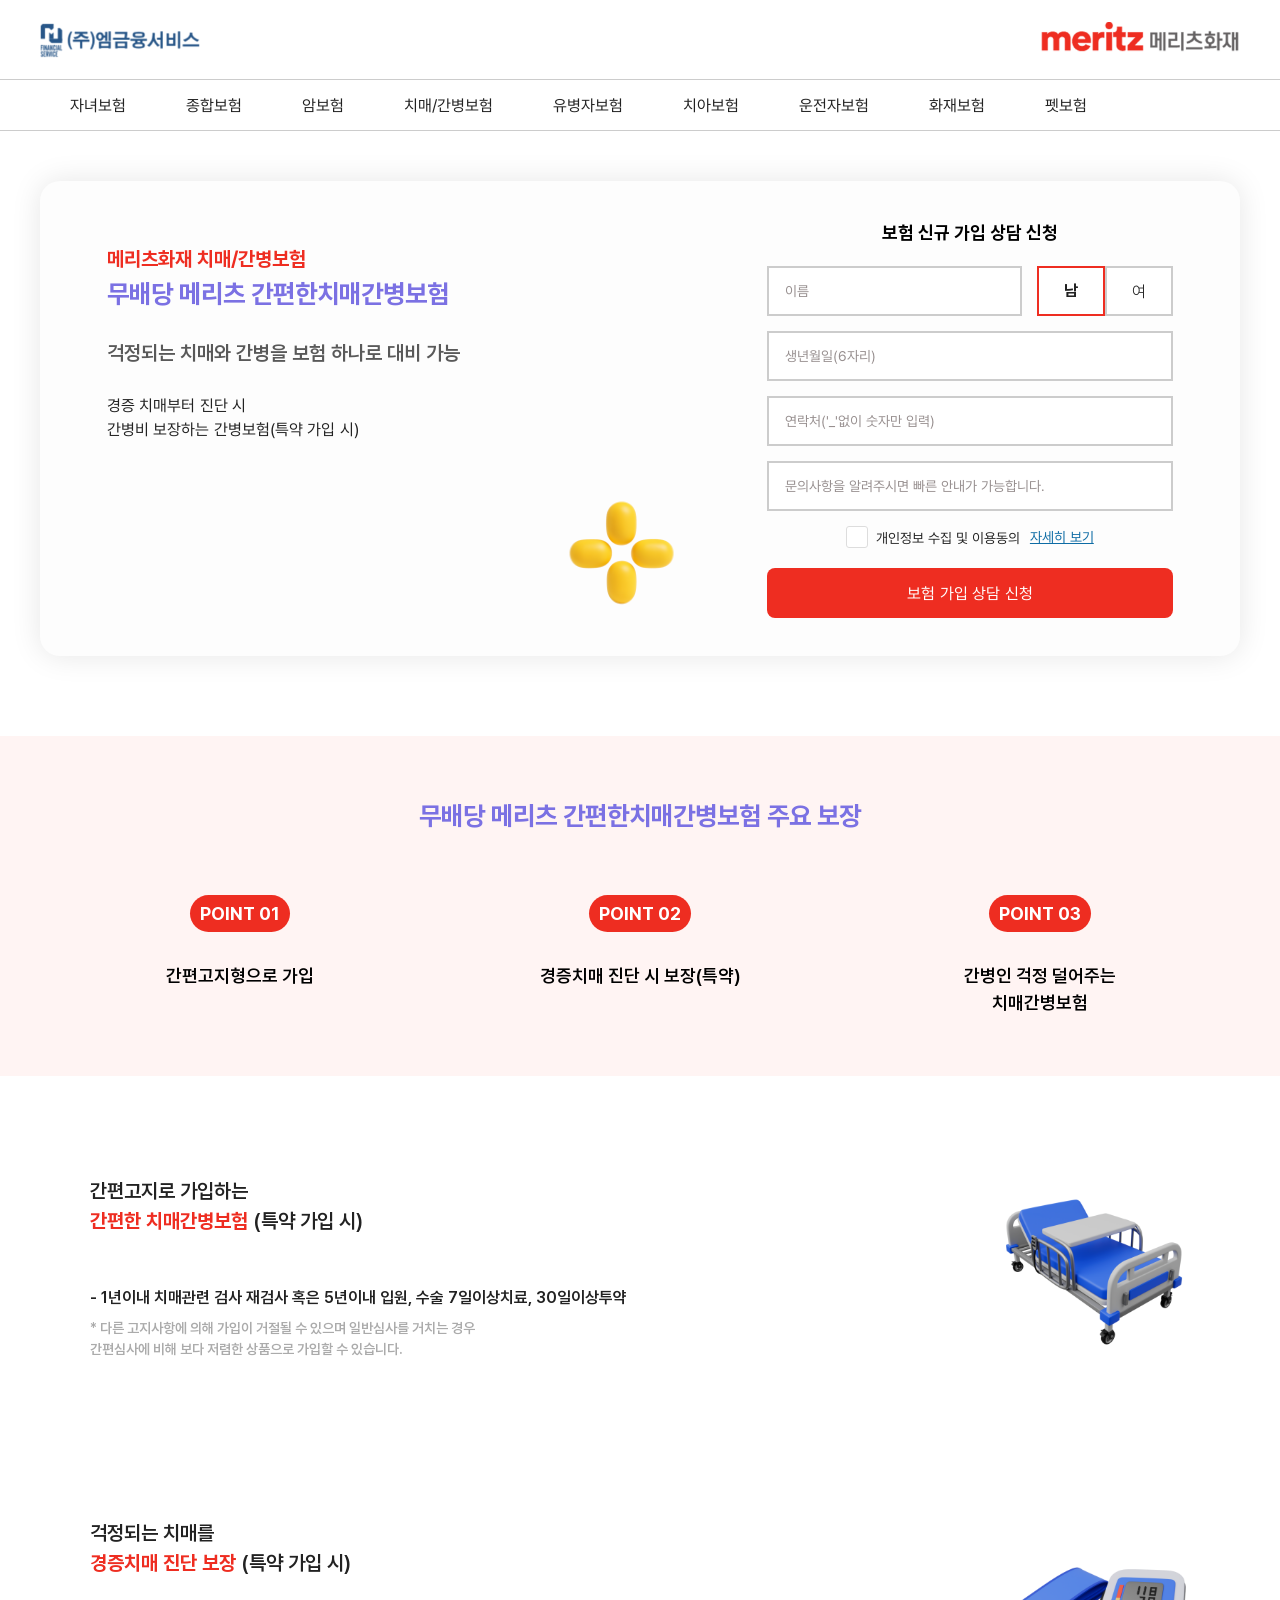
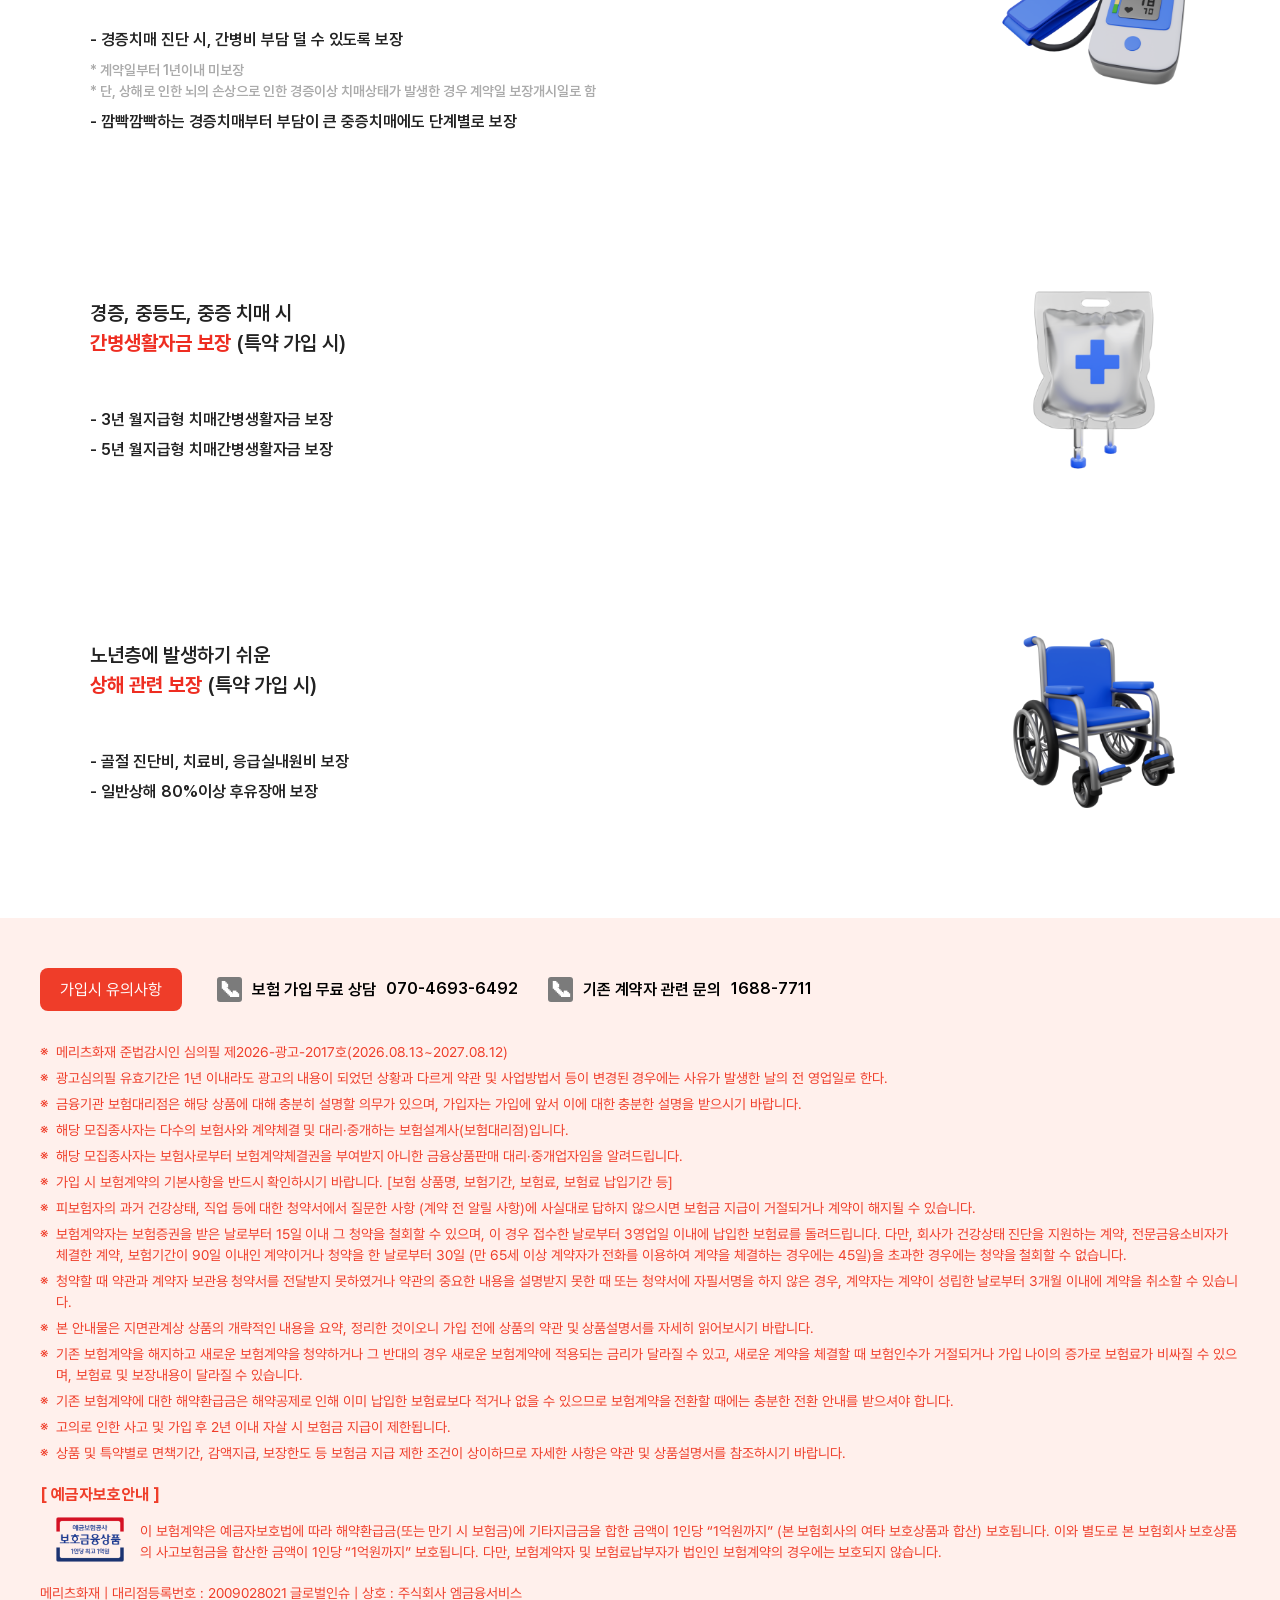
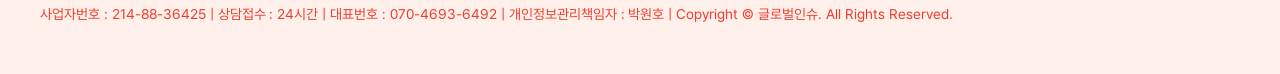
<file: sub/sub_care.html>
<!DOCTYPE html>
<html lang="ko">

<head>
    <title>메리츠화재 간병인보험 | 치매간병보험 | 노인장기요양보험</title>
    <meta name="description"
        content="메리츠화재 간병인보험, 치매간병보험으로 간병비, 재가급여, 주야간보호, 장기요양 등 노후 간병 위험을 대비, 치매 진단비와 요양병원 간병인 보장까지 맞춤 보험료 견적 설계 및 가입 상담" />
    <meta name="keywords"
        content="메리츠간병보험, 메리츠 간병인보험, 메리츠 간병인지원, 메리츠 간병비보험, 메리츠 간병인지원일당, 메리츠 간병인 사용일당, 메리츠 간병인지원보험, 메리츠 간병인보험 가족, 메리츠 간병인 체증형, 메리츠 간병인보험 체증형, 메리츠 간병인보험 가족, 메리츠화재 간병인보험, 메리츠화재 간병보험, 메리츠화재 간병인지원, 메리츠화재 간병비보험, 메리츠화재 간병비, 메리츠 치매간병보험, 메리츠화재 치매간병보험, 메리츠 치매보험, 메리츠화재 치매보험" />
    <link rel="canonical" href="https://insure-center.co.kr/care" />
    <link rel="image_src" href="https://insure-center.co.kr/img/main_img.png">
    <meta name="robots" content="index, follow">
    <meta name="language" content="kr">
    <meta name="title" content="메리츠화재 간병인보험 | 치매간병보험 | 노인장기요양보험" />
    <meta name="publisher" content="메리츠화재 간병인보험 | 치매간병보험 | 노인장기요양보험" />
    <meta name="Other Agent" content="메리츠화재 간병인보험 | 치매간병보험 | 노인장기요양보험" />
    <meta name="Author" content="메리츠화재 간병인보험 | 치매간병보험 | 노인장기요양보험" />
    <meta name="subject" content="메리츠화재 간병인보험 | 치매간병보험 | 노인장기요양보험" />
    <meta name="location" content="South Korea" />
    <meta itemprop="name" content="메리츠화재 간병인보험 | 치매간병보험 | 노인장기요양보험" />
    <meta itemprop="description"
        content="메리츠화재 간병인보험, 치매간병보험으로 간병비, 재가급여, 주야간보호, 장기요양 등 노후 간병 위험을 대비, 치매 진단비와 요양병원 간병인 보장까지 맞춤 보험료 견적 설계 및 가입 상담" />
    <meta itemprop="image" content="https://insure-center.co.kr/img/main_img.png" />
    <meta property="og:type" content="website" />
    <meta property="og:title" content="메리츠화재 간병인보험 | 치매간병보험 | 노인장기요양보험" />
    <meta property="og:site_name" content="메리츠화재 간병인보험 | 치매간병보험 | 노인장기요양보험" />
    <meta property="og:description"
        content="메리츠화재 간병인보험, 치매간병보험으로 간병비, 재가급여, 주야간보호, 장기요양 등 노후 간병 위험을 대비, 치매 진단비와 요양병원 간병인 보장까지 맞춤 보험료 견적 설계 및 가입 상담" />
    <meta property="og:image" content="https://insure-center.co.kr/img/main_img.png" />
    <meta property="og:url" content="https://insure-center.co.kr/care" />
    <meta property="og:image:width" content="1200" />
    <meta property="og:image:height" content="630" />
    <meta name="twitter:card" content="summary" />
    <meta name="twitter:title" content="메리츠화재 간병인보험 | 치매간병보험 | 노인장기요양보험" />
    <meta name="twitter:site" content="메리츠화재 간병인보험 | 치매간병보험 | 노인장기요양보험" />
    <meta name="twitter:description"
        content="메리츠화재 간병인보험, 치매간병보험으로 간병비, 재가급여, 주야간보호, 장기요양 등 노후 간병 위험을 대비, 치매 진단비와 요양병원 간병인 보장까지 맞춤 보험료 견적 설계 및 가입 상담" />
    <meta name="twitter:image" content="https://insure-center.co.kr/img/main_img.png" />
    <meta name="twitter:url" content="https://insure-center.co.kr/care" />
    <meta name="twitter:image:width" content="1024" />
    <meta name="twitter:image:height" content="512" />
    <meta name="viewport"
        content="width=device-width, height=device-height, initial-scale=1.0, minimum-scale=1.0, maximum-scale=2.0, user-scalable=yes">

    <!-- favicon -->
    <link rel="icon" href="favicon.ico">

    <!-- css -->
    <link rel="stylesheet" href="../css/fonts.css">
    <link rel="stylesheet" href="../css/reset.css">
    <link rel="stylesheet" href="../css/style.css">
    <link rel="stylesheet" href="../css/sub.css">
    <link rel="stylesheet" href="../css/aos.css">
    <link rel="stylesheet" href="../css/slick.css">

    <!-- js -->
    <script src="../js/jquery-1.12.4.min.js"></script>
    <script src="../js/slick.min.js"></script>
    <script src="../js/aos.js"></script>
    <script src="../js/sub.js"></script>
    <script src="../js/script.js"></script>

</head>

<body>

    <div id="wrap">

        <!-- 헤더 영역 -->
        <header id="headerWrap">
            <div class="container">
                <div class="headerBox">

                    <!-- 로고 영역 -->
                    <div class="headerTopBox">

                        <div class="headerLogoBox headerLogoBox01">
                            <h1>
                                <a href="../index.html">
                                    <img src="../images/common/logo02.png" alt="(주)엠금융서비스">
                                </a>
                            </h1>
                        </div>

                        <div class="headerLogoBox headerLogoBox02">
                            <h1>
                                <a href="../index.html">
                                    <img src="../images/common/logo.png" alt="메리츠화재">
                                </a>
                            </h1>
                        </div>

                    </div>
                    <!-- //로고 영역 -->

                    <!-- 네비게이션 영역 -->
                    <div class="headerBottomBox">

                        <nav class="headerNav">
                            <ul class="headerMenu">
                                <li>
                                    <a href="#">
                                        자녀보험
                                    </a>

                                    <ul class="headerSubMenu">
                                        <li>
                                            <a href="../sub/sub_baby.html">내Mom같은어린이보험(태아)</a>
                                        </li>
                                        <li>
                                            <a href="../sub/sub_child.html">내Mom같은어린이보험</a>
                                        </li>
                                    </ul>

                                </li>
                                <li>
                                    <a href="#">
                                        종합보험
                                    </a>

                                    <ul class="headerSubMenu">
                                        <li>
                                            <a href="../sub/sub_youth.html">내Mom대로보장보험</a>
                                        </li>
                                        <li>
                                            <a href="../sub/sub_health.html">올바른종합보험</a>
                                        </li>
                                        <li>
                                            <a href="../sub/sub_5105.html">The건강한5.10.5보장보험</a>
                                        </li>
                                    </ul>

                                </li>
                                <li>
                                    <a href="#">
                                        암보험
                                    </a>

                                    <ul class="headerSubMenu">
                                        <li>
                                            <a href="../sub/sub_cancer2.html">또걸려도또받는암보험</a>
                                        </li>
                                    </ul>

                                </li>
                                <li>
                                    <a href="#">
                                        치매/간병보험
                                    </a>

                                    <ul class="headerSubMenu">
                                        <li>
                                            <a href="../sub/sub_care.html">간편한치매간병보험</a>
                                        </li>
                                    </ul>

                                </li>
                                <li>
                                    <a href="#">
                                        유병자보험
                                    </a>

                                    <ul class="headerSubMenu">
                                        <li>
                                            <a href="../sub/sub_simple.html">통합간편건강보험</a>
                                        </li>
                                    </ul>

                                </li>
                                <li>
                                    <a href="#">
                                        치아보험
                                    </a>

                                    <ul class="headerSubMenu">
                                        <li>
                                            <a href="../sub/sub_dental.html">치아보험이목구비</a>
                                        </li>
                                    </ul>

                                </li>
                                <li>
                                    <a href="#">
                                        운전자보험
                                    </a>

                                    <ul class="headerSubMenu">
                                        <li>
                                            <a href="../sub/sub_drive.html">운전자상해종합보험</a>
                                        </li>
                                    </ul>

                                </li>
                                <li>
                                    <a href="#">
                                        화재보험
                                    </a>

                                    <ul class="headerSubMenu">
                                        <li>
                                            <a href="../sub/sub_fire.html">운전자상해종합보험(화재)</a>
                                        </li>
                                    </ul>

                                </li>
                                <li>
                                    <a href="#">
                                        펫보험
                                    </a>

                                    <ul class="headerSubMenu">
                                        <li>
                                            <a href="../sub/sub_pet.html">펫퍼민트</a>
                                        </li>
                                    </ul>

                                </li>
                            </ul>
                        </nav>

                    </div>
                    <!-- //네비게이션 영역 -->

                    <!-- 모바일메뉴 영역 -->
                    <div id="mobileMenuWrap">

                        <button type="button" class="mobileMenuBtn toggleBtn" aria-expanded="false"
                            aria-label="모바일메뉴 열기">
                            <span></span>
                            <span></span>
                            <span></span>
                        </button>

                        <div class="mobileMenuBox">

                            <nav class="mobileMenuNav">
                                <ul class="mobileMenu">
                                    <li>
                                        <a href="#">
                                            자녀보험
                                        </a>

                                        <ul class="mobileSubMenu">
                                            <li>
                                                <a href="../sub/sub_baby.html">내Mom같은어린이보험(태아)</a>
                                            </li>
                                            <li>
                                                <a href="../sub/sub_child.html">내Mom같은어린이보험</a>
                                            </li>
                                        </ul>

                                    </li>
                                    <li>
                                        <a href="#">
                                            종합보험
                                        </a>

                                        <ul class="mobileSubMenu">
                                            <li>
                                                <a href="../sub/sub_youth.html">내Mom대로보장보험</a>
                                            </li>
                                            <li>
                                                <a href="../sub/sub_health.html">올바른종합보험</a>
                                            </li>
                                            <li>
                                                <a href="../sub/sub_5105.html">The건강한5.10.5보장보험</a>
                                            </li>
                                        </ul>

                                    </li>
                                    <li>
                                        <a href="#">
                                            암보험
                                        </a>

                                        <ul class="mobileSubMenu">
                                            <li>
                                                <a href="../sub/sub_cancer2.html">또걸려도또받는암보험</a>
                                            </li>
                                        </ul>

                                    </li>
                                    <li>
                                        <a href="#">
                                            치매/간병보험
                                        </a>

                                        <ul class="mobileSubMenu">
                                            <li>
                                                <a href="../sub/sub_care.html">간편한치매간병보험</a>
                                            </li>
                                        </ul>

                                    </li>
                                    <li>
                                        <a href="#">
                                            유병자보험
                                        </a>

                                        <ul class="mobileSubMenu">
                                            <li>
                                                <a href="../sub/sub_simple.html">통합간편건강보험</a>
                                            </li>
                                        </ul>

                                    </li>
                                    <li>
                                        <a href="#">
                                            치아보험
                                        </a>

                                        <ul class="mobileSubMenu">
                                            <li>
                                                <a href="../sub/sub_dental.html">치아보험이목구비</a>
                                            </li>
                                        </ul>

                                    </li>
                                    <li>
                                        <a href="#">
                                            운전자보험
                                        </a>

                                        <ul class="mobileSubMenu">
                                            <li>
                                                <a href="../sub/sub_drive.html">운전자상해종합보험</a>
                                            </li>
                                        </ul>

                                    </li>
                                    <li>
                                        <a href="#">
                                            화재보험
                                        </a>

                                        <ul class="mobileSubMenu">
                                            <li>
                                                <a href="../sub/sub_fire.html">운전자상해종합보험(화재)</a>
                                            </li>
                                        </ul>

                                    </li>
                                    <li>
                                        <a href="#">
                                            펫보험
                                        </a>

                                        <ul class="mobileSubMenu">
                                            <li>
                                                <a href="../sub/sub_pet.html">펫퍼민트</a>
                                            </li>
                                        </ul>

                                    </li>
                                </ul>
                            </nav>
                        </div>
                    </div>
                    <!-- //모바일메뉴 영역 -->

                </div>
            </div>
        </header>
        <!-- //헤더 영역 -->

        <!-- 메인 영역 -->
        <main id="subWrap">

            <!-- 가입신청 영역 -->
            <section id="formInfoWrap">
                <div class="container">
                    <div class="formInfoBox">

                        <!-- 보험상품 안내 영역 -->
                        <div class="formInfoDescBox">
                            <h2 class="insuranceSlideTitle">
                                메리츠화재 치매/간병보험
                            </h2>

                            <h3 class="insuranceProductName">
                                무배당 메리츠 간편한치매간병보험
                            </h3>

                            <p class="insuranceSlideSummary">
                                걱정되는 치매와 간병을 보험 하나로 대비 가능
                            </p>

                            <p class="insuranceSlideDescription">
                                경증 치매부터 진단 시 <br>
                                간병비 보장하는 간병보험(특약 가입 시)
                            </p>

                            <img src="../images/sub/icon07.png" alt="메리츠화재 치매보험
" class="img">

                        </div>
                        <!-- //보험상품 안내 영역 -->

                        <!-- 폼 영역 -->
                        <div class="formInputBox">

                            <h2>
                                보험 신규 가입 상담 신청
                            </h2>

                            <form action="" method="">

                                <div class="formBox">
                                    <div class="formUserInfoBox">

                                        <!-- 이름 -->
                                        <div class="inputTextBox">
                                            <label for="name" name="name" class="blind">이름</label>
                                            <input type="text" id="name" placeholder="이름">
                                        </div>


                                        <!-- 성별 -->
                                        <div class="genderSelectBox" role="radiogroup" aria-label="성별 선택">

                                            <div class="inputRadioBox">
                                                <input type="radio" name="gender" id="genderMale" value="male"
                                                    class="blind" checked>
                                                <label for="genderMale" class="radioItem">남</label>
                                            </div>

                                            <div class="inputRadioBox">
                                                <input type="radio" name="gender" id="genderFemale" value="female"
                                                    class="blind">
                                                <label for="genderFemale" class="radioItem">여</label>
                                            </div>

                                        </div>

                                    </div>
                                </div>

                                <!-- 생년월일 -->
                                <div class="formBox">
                                    <div class="inputTextBox">
                                        <label for="birthDate" name="birthDate" class="blind">생년월일</label>
                                        <input type="text" id="birthDate" placeholder="생년월일(6자리)">
                                    </div>
                                </div>

                                <!-- 연락처 -->
                                <div class="formBox">
                                    <div class="inputTextBox">
                                        <label for="phone" name="phone" class="blind">연락처</label>
                                        <input type="text" id="phone" placeholder="연락처('_'없이 숫자만 입력)">
                                    </div>
                                </div>

                                <!-- 문의사항 -->
                                <div class="formBox">
                                    <div class="inputTextBox">
                                        <label for="contact" name="contact" class="blind">문의사항</label>
                                        <input type="text" id="contact" placeholder="문의사항을 알려주시면 빠른 안내가 가능합니다.">
                                    </div>
                                </div>

                                <div class="inputCheckBox">
                                    <input type="checkbox" id="agreeChk" name="agreeChk" class="blind">
                                    <label for="agreeChk">개인정보 수집 및 이용동의 </label>
                                    <button type="button" class="detailViewBtn">자세히 보기</button>
                                </div>

                                <button type="submit" class="formBtn">
                                    보험 가입 상담 신청
                                </button>

                            </form>

                        </div>
                        <!-- //폼 영역 -->

                    </div>
                </div>
            </section>
            <!-- //가입신청 영역 -->

            <!-- 보험 주요 보장 영역 -->
            <section id="insuranceCoverageWrap">

                <!-- 보험 주요 보장 안내 영역 -->
                <div class="insuranceCoverageBox">
                    <div class="container">

                        <h3 class="insuranceProductName">
                            무배당 메리츠 간편한치매간병보험 주요 보장
                        </h3>

                        <ol class="insuranceCoverageList">
                            <li class="insuranceCoverageItem">
                                <span class="insuranceCoveragePoint">
                                    POINT 01
                                </span>

                                <p class="insuranceCoverageDescription">
                                    간편고지형으로 가입
                                </p>
                            </li>

                            <li class="insuranceCoverageItem">
                                <span class="insuranceCoveragePoint">
                                    POINT 02
                                </span>

                                <p class="insuranceCoverageDescription">
                                    경증치매 진단 시 보장(특약)
                                </p>
                            </li>

                            <li class="insuranceCoverageItem">
                                <span class="insuranceCoveragePoint">
                                    POINT 03
                                </span>

                                <p class="insuranceCoverageDescription">
                                    간병인 걱정 덜어주는 <br>
                                    치매간병보험
                                </p>
                            </li>
                        </ol>
                    </div>
                </div>
                <!-- 보험 주요 보장 안내 영역 -->

                <!-- 보험 주요 보장 상세 영역 -->
                <div class="insuranceDetailBox">
                    <div class="container">
                        <ul class="insuranceDetailList">
                            <li class="insuranceDetailItem">
                                <div class="insuranceDetailContent">
                                    <h5 class="insuranceDetailTitle">
                                        간편고지로 가입하는<br>
                                        <strong>
                                            간편한 치매간병보험
                                        </strong>
                                        (특약 가입 시)
                                    </h5>

                                    <ul class="insuranceBenefitList">
                                        <li>
                                            - 1년이내 치매관련 검사 재검사 혹은 5년이내 입원, 수술 7일이상치료, 30일이상투약
                                            <p>
                                                * 다른 고지사항에 의해 가입이 거절될 수 있으며 일반심사를 거치는 경우<br> 간편심사에 비해 보다 저렴한 상품으로 가입할 수
                                                있습니다.
                                            </p>
                                        </li>
                                    </ul>
                                </div>

                                <div class="insuranceDetailImgBox">
                                    <img src="../images/sub/insurance_img24.png" alt="메리츠화재 간병비보험">
                                </div>
                            </li>
                            <li class="insuranceDetailItem">
                                <div class="insuranceDetailContent">
                                    <h5 class="insuranceDetailTitle">
                                        걱정되는 치매를<br>
                                        <strong>
                                            경증치매 진단 보장
                                        </strong>
                                        (특약 가입 시)
                                    </h5>

                                    <ul class="insuranceBenefitList">
                                        <li>- 경증치매 진단 시, 간병비 부담 덜 수 있도록 보장
                                            <p>
                                                * 계약일부터 1년이내 미보장 <br>
                                                * 단, 상해로 인한 뇌의 손상으로 인한 경증이상 치매상태가 발생한 경우 계약일 보장개시일로 함
                                            </p>
                                        </li>
                                        <li>- 깜빡깜빡하는 경증치매부터 부담이 큰 중증치매에도 단계별로 보장</li>
                                    </ul>
                                </div>

                                <div class="insuranceDetailImgBox">
                                    <img src="../images/sub/insurance_img25.png" alt="메리츠 간병인지원">
                                </div>
                            </li>
                            <li class="insuranceDetailItem">
                                <div class="insuranceDetailContent">
                                    <h5 class="insuranceDetailTitle">
                                        경증, 중등도, 중증 치매 시<br>
                                        <strong>
                                            간병생활자금 보장
                                        </strong>
                                        (특약 가입 시)
                                    </h5>

                                    <ul class="insuranceBenefitList">
                                        <li>- 3년 월지급형 치매간병생활자금 보장</li>
                                        <li>- 5년 월지급형 치매간병생활자금 보장</li>
                                    </ul>
                                </div>

                                <div class="insuranceDetailImgBox">
                                    <img src="../images/sub/insurance_img26.png" alt="메리츠 간병인지원일당">
                                </div>
                            </li>
                            <li class="insuranceDetailItem">
                                <div class="insuranceDetailContent">
                                    <h5 class="insuranceDetailTitle">
                                        노년층에 발생하기 쉬운<br>
                                        <strong>
                                            상해 관련 보장
                                        </strong>
                                        (특약 가입 시)
                                    </h5>

                                    <ul class="insuranceBenefitList">
                                        <li>
                                            - 골절 진단비, 치료비, 응급실내원비 보장
                                        </li>
                                        <li>
                                            - 일반상해 80%이상 후유장애 보장
                                        </li>
                                    </ul>
                                </div>

                                <div class="insuranceDetailImgBox">
                                    <img src="../images/sub/insurance_img27.png" alt="메리츠 치매케어">
                                </div>
                            </li>
                        </ul>
                    </div>
                </div>
                <!-- //보험 주요 보장 상세 영역 -->

            </section>
            <!-- //보험 주요 보장 영역 -->

        </main>
        <!-- //메인 영역 -->

        <!-- 푸터 영역 -->
        <footer id="footerWrap">
            <div class="container">
                <div class="footerBox">

                    <!-- 상단 영역 -->
                    <div class="footerTopBox">
                        <button type="button" class="footerPopupBtn">
                            가입시 유의사항
                        </button>

                        <div class="footerContactList">

                            <dl class="footerContactItem consultationContact">
                                <dt class="footerContactTitle">보험 가입 무료 상담</dt>
                                <dd class="footerContactNumber">
                                    <a href="tel:070-4693-6492">
                                        070-4693-6492
                                    </a>
                                </dd>
                            </dl>

                            <dl class="footerContactItem contractContact">
                                <dt class="footerContactTitle">기존 계약자 관련 문의</dt>
                                <dd class="footerContactNumber">
                                    <a href="tel:1688-7711">
                                        1688-7711
                                    </a>
                                </dd>
                            </dl>

                        </div>
                    </div>
                    <!-- //상단 영역 -->

                    <!-- 보험상품 안내 및 유의사항 -->
                    <div class="footerNoticeBox">
                        <ul class="footerNoticeList">
                            <li>
                                메리츠화재 준법감시인 심의필 제2026-광고-2017호(2026.08.13~2027.08.12)
                            </li>

                            <li>
                                광고심의필 유효기간은 1년 이내라도 광고의 내용이 되었던 상황과 다르게 약관 및
                                사업방법서 등이 변경된 경우에는 사유가 발생한 날의 전 영업일로 한다.
                            </li>

                            <li>
                                금융기관 보험대리점은 해당 상품에 대해 충분히 설명할 의무가 있으며,
                                가입자는 가입에 앞서 이에 대한 충분한 설명을 받으시기 바랍니다.
                            </li>

                            <li>
                                해당 모집종사자는 다수의 보험사와 계약체결 및 대리·중개하는
                                보험설계사(보험대리점)입니다.
                            </li>

                            <li>
                                해당 모집종사자는 보험사로부터 보험계약체결권을 부여받지 아니한
                                금융상품판매 대리·중개업자임을 알려드립니다.
                            </li>

                            <li>
                                가입 시 보험계약의 기본사항을 반드시 확인하시기 바랍니다.
                                [보험 상품명, 보험기간, 보험료, 보험료 납입기간 등]
                            </li>

                            <li>
                                피보험자의 과거 건강상태, 직업 등에 대한 청약서에서 질문한 사항
                                (계약 전 알릴 사항)에 사실대로 답하지 않으시면 보험금 지급이 거절되거나
                                계약이 해지될 수 있습니다.
                            </li>

                            <li>
                                보험계약자는 보험증권을 받은 날로부터 15일 이내 그 청약을 철회할 수 있으며,
                                이 경우 접수한 날로부터 3영업일 이내에 납입한 보험료를 돌려드립니다.
                                다만, 회사가 건강상태 진단을 지원하는 계약, 전문금융소비자가 체결한 계약,
                                보험기간이 90일 이내인 계약이거나 청약을 한 날로부터 30일
                                (만 65세 이상 계약자가 전화를 이용하여 계약을 체결하는 경우에는 45일)을
                                초과한 경우에는 청약을 철회할 수 없습니다.
                            </li>

                            <li>
                                청약할 때 약관과 계약자 보관용 청약서를 전달받지 못하였거나
                                약관의 중요한 내용을 설명받지 못한 때 또는 청약서에 자필서명을 하지 않은 경우,
                                계약자는 계약이 성립한 날로부터 3개월 이내에 계약을 취소할 수 있습니다.
                            </li>

                            <li>
                                본 안내물은 지면관계상 상품의 개략적인 내용을 요약, 정리한 것이오니
                                가입 전에 상품의 약관 및 상품설명서를 자세히 읽어보시기 바랍니다.
                            </li>

                            <li>
                                기존 보험계약을 해지하고 새로운 보험계약을 청약하거나 그 반대의 경우
                                새로운 보험계약에 적용되는 금리가 달라질 수 있고, 새로운 계약을 체결할 때
                                보험인수가 거절되거나 가입 나이의 증가로 보험료가 비싸질 수 있으며,
                                보험료 및 보장내용이 달라질 수 있습니다.
                            </li>

                            <li>
                                기존 보험계약에 대한 해약환급금은 해약공제로 인해 이미 납입한 보험료보다
                                적거나 없을 수 있으므로 보험계약을 전환할 때에는 충분한 전환 안내를
                                받으셔야 합니다.
                            </li>

                            <li>
                                고의로 인한 사고 및 가입 후 2년 이내 자살 시 보험금 지급이 제한됩니다.
                            </li>

                            <li>
                                상품 및 특약별로 면책기간, 감액지급, 보장한도 등 보험금 지급 제한 조건이
                                상이하므로 자세한 사항은 약관 및 상품설명서를 참조하시기 바랍니다.
                            </li>
                        </ul>

                        <div class="insuranceDepositBox">
                            <h3 class="insuranceDepositTitle">
                                [ 예금자보호안내 ]
                            </h3>
                            <div class="insuranceDepositText">
                                <img src="../images/common/product_info_img.png" alt="예금보험공사 보호금융상품 1인창 최고 1억원">
                                <p>
                                    이 보험계약은 예금자보호법에 따라 해약환급금(또는 만기 시 보험금)에
                                    기타지급금을 합한 금액이 1인당 “1억원까지”
                                    (본 보험회사의 여타 보호상품과 합산) 보호됩니다.
                                    이와 별도로 본 보험회사 보호상품의 사고보험금을 합산한 금액이
                                    1인당 “1억원까지” 보호됩니다. 다만, 보험계약자 및 보험료납부자가
                                    법인인 보험계약의 경우에는 보호되지 않습니다.
                                </p>
                            </div>
                        </div>

                    </div>
                    <!-- //보험상품 안내 및 유의사항 -->

                    <!-- 회사 정보 영역 -->
                    <div class="footerCompanyBox">

                        <!-- 회사 정보 -->
                        <div class="footerCompanyInfo">
                            <p>
                                메리츠화재 | 대리점등록번호 : 2009028021 글로벌인슈 | 상호 : 주식회사 엠금융서비스 <br>
                                사업자번호 : 214-88-36425 | 상담접수 : 24시간
                                | 대표번호 : 070-4693-6492 | 개인정보관리책임자 : 박원호 | Copyright © 글로벌인슈. All Rights Reserved.
                            </p>
                        </div>
                        <!-- //회사 정보 영역 -->

                    </div>
                </div>
        </footer>
        <!-- //푸터 영역 -->

    </div>
    <!-- //wrap -->

    <!-- 개인정보 수집 및 이용동의 팝업 -->
    <div id="privacyPolicyPopup" class="commonPopupWrap">
        <div class="popupBox">

            <!-- 팝업 내용 -->
            <div class="popupContent">
                <div class="privacyPolicyBox">

                    <h2 id="privacyPopupTitle" class="popupContentTitle privacyPolicyTitle">
                        개인(신용)정보의 수집·이용에 관한 사항
                    </h2>

                    <p class="privacyPolicyIntro">
                        귀하가 금융상품 소개 등을 위하여 본인의 개인(신용)정보를 수집·이용하고자 하는
                        경우에는 [개인정보보호법] 제15조 및 제22조, [신용정보의 이용 및 보호에 관한 법률]
                        제32조 및 제33조에 따라 동의를 얻어야 합니다. 이에 본인은 귀사가 아래의 내용과
                        같이 영업목적으로 본인의 개인(신용)정보를 수집·이용하는 데 동의합니다.
                    </p>

                    <div class="privacyPolicyList">

                        <div class="privacyPolicyItem">
                            <h3 class="privacyPolicyItemTitle">
                                1. 개인정보의 수집·이용 목적
                            </h3>

                            <ul class="privacyPolicySubList">
                                <li>
                                    서비스 이용에 따른 본인 식별 절차 및 개인 맞춤 서비스 제공
                                </li>

                                <li>
                                    보험상품, 서비스 소개 및 판매, 사은·판촉행사 안내
                                    (전화, SMS 포함)
                                </li>

                                <li>
                                    고지사항 전달, 본인 의사 확인, 불만 처리 등 원활한 보험 관련
                                    의사소통 경로의 확보
                                </li>
                            </ul>
                        </div>

                        <div class="privacyPolicyItem">
                            <h3 class="privacyPolicyItemTitle">
                                2. 수집·이용할 개인(신용)정보의 내용
                            </h3>

                            <p class="privacyPolicyText">
                                성명, 생년월일, 성별, 연락처
                            </p>
                        </div>

                        <div class="privacyPolicyItem">
                            <h3 class="privacyPolicyItemTitle">
                                3. 개인(신용)정보의 보유·이용 기간
                            </h3>

                            <p class="privacyPolicyText">
                                수집·이용 동의일로부터 고객님의 동의 철회 시까지 보관하며,
                                1544-1683으로 전화하시면 철회할 수 있습니다.
                                (단, 최대 3년)
                            </p>
                        </div>

                        <div class="privacyPolicyItem">
                            <h3 class="privacyPolicyItemTitle">
                                4. 개인정보 수집에 동의하지 않는 경우
                            </h3>

                            <p class="privacyPolicyText">
                                이용자는 개인정보 수집 동의를 거부할 권리가 있으며,
                                이에 대한 동의를 하지 않은 경우에는 보험설계 및 상담 서비스 제공이
                                제한됩니다.
                            </p>
                        </div>

                        <div class="privacyPolicyItem">
                            <h3 class="privacyPolicyItemTitle">
                                5. 수집자
                            </h3>

                            <p class="privacyPolicyText">
                                ㈜엠금융서비스
                            </p>
                        </div>

                    </div>

                    <ul class="privacyPolicyNoticeList">
                        <li>
                            정보 동의 시 계약상담 및 가입설계를 위해 최소한의 정보만
                            수집·이용·조회하게 되며, 본 동의를 거부하시는 경우 보험계약 상담 등
                            정상적인 서비스 제공이 불가능할 수 있습니다.
                        </li>

                        <li>
                            이 동의서는 계약의 갱신 등으로 변경되는 경우에도 유효합니다.
                        </li>
                    </ul>

                    <div class="marketingOptOutBox">
                        <h3 class="marketingOptOutTitle">
                            상품권유 중지청구(Do-Not Call)
                        </h3>

                        <ul class="marketingOptOutList">
                            <li>
                                개인(신용)정보 제공 및 이용에 동의한 이후에도 전화[1544-1683],
                                서면 등을 통해 언제든지 마케팅 활동에 대한 중지를 요청할 수 있습니다.
                            </li>

                            <li>
                                현 개인정보 수집·이용에 관한 사항의 내용에 추가, 삭제, 수정이 있을 시에는
                                개정 최소 7일 전부터 회사 인터넷 홈페이지 등을 통해 고지하겠습니다.
                            </li>
                        </ul>
                    </div>

                </div>
            </div>
            <!-- //팝업 내용 -->

            <!-- 팝업 닫기 -->
            <button type="button" class="popupCloseBtn" aria-label="팝업 닫기"></button>

        </div>
    </div>
    <!-- //개인정보 수집 및 이용동의 팝업 -->

    <!-- 보험가입 전 유의사항 팝업 -->
    <div id="insuranceNoticePopup" class="commonPopupWrap">
        <div class="popupBox">

            <!-- 팝업 내용 -->
            <div class="popupContent">
                <div class="insuranceNoticeBox">

                    <!-- 보험가입 전 유의사항 -->
                    <div class="insuranceNoticeSection">
                        <h2 id="insuranceNoticeTitle" class="popupContentTitle">
                            보험가입 전 유의사항
                        </h2>

                        <ul class="insuranceNoticeList">
                            <li>
                                (주)엠금융서비스 보험대리점은 소비자에게 해당 상품에 대해 충분히
                                설명해야 하며, 보험계약자는 본 상품 가입에 앞서 이에 대한 충분한
                                설명을 받으시기 바랍니다.
                            </li>

                            <li>
                                (주)엠금융서비스 보험대리점은 다수의 보험사와 계약 체결 및
                                대리·중개하는 보험설계사(보험대리점)이며, 보험사로부터
                                보험계약체결권을 부여받지 아니한 금융상품판매 대리·중개업자임을
                                알려드립니다.
                            </li>

                            <li>
                                보험계약자가 기존 보험계약을 해지하고 새로운 보험계약을 체결하는
                                경우, 보험인수가 거절되거나 보험료가 인상될 수 있으며,
                                보장내용(면책기간 재적용 등)이 달라질 수 있습니다.
                            </li>

                            <li>
                                가입 시 보험 상품명, 보험기간, 갱신기간, 납입기간, 보험료,
                                면책기간, 감액기간 등 기본사항을 반드시 확인하시기 바랍니다.
                            </li>

                            <li>
                                보험기간 중에 발생한 사고 및 질병에 한하여 보상하며,
                                보상받을 수 있는 경우와 보상받을 수 없는 경우를 확인하셔야 합니다.
                            </li>

                            <li>
                                지급한도, 면책사항 등에 따라 보험금 지급이 제한될 수 있습니다.
                                또한 상해담보의 경우 암벽등반, 스카이다이빙 등 직업, 직무,
                                동호회 활동 중 발생한 사고는 보상하지 않습니다.
                            </li>

                            <li>
                                보험계약 청약 시 기재사항을 사실대로 빠짐없이 작성하고
                                자필 서명하셔야 합니다.
                            </li>

                            <li>
                                질병이나 상해에 대한 위험 보장을 주목적으로 하는 보장성보험이며,
                                저축 또는 연금수령을 목적으로 가입하시기에 적합하지 않습니다.
                            </li>

                            <li>
                                갱신형 상품은 별도의 의사 표시가 없으면 보험기간 만기 시 계약이
                                갱신될 수 있으며, 갱신 시 보험료가 인상될 수 있습니다.
                            </li>

                            <li>
                                보험계약 체결 전 상품설명서 및 약관을 반드시 읽어보시기 바랍니다.
                            </li>
                        </ul>
                    </div>
                    <!-- //보험가입 전 유의사항 -->

                    <!-- 예금자 보호안내 -->
                    <div class="insuranceDepositBox">
                        <h3 class="insuranceDepositTitle">
                            [ 예금자보호안내 ]
                        </h3>
                        <div class="insuranceDepositText">
                            <img src="../images/common/product_info_img.png" alt="예금보험공사 보호금융상품 1인창 최고 1억원">
                            <p>
                                이 보험계약은 예금자보호법에 따라 해약환급금(또는 만기 시 보험금)에
                                기타지급금을 합한 금액이 1인당 “1억원까지”
                                (본 보험회사의 여타 보호상품과 합산) 보호됩니다.
                                이와 별도로 본 보험회사 보호상품의 사고보험금을 합산한 금액이
                                1인당 “1억원까지” 보호됩니다. 다만, 보험계약자 및 보험료납부자가
                                법인인 보험계약의 경우에는 보호되지 않습니다.
                            </p>
                        </div>
                    </div>

                    <!-- 보험계약 체결 전 유의사항 -->
                    <div class="insuranceNoticeSection">
                        <h3 class="insuranceNoticeSectionTitle">
                            보험계약 체결 전 유의사항
                        </h3>

                        <p class="insuranceNoticeText">
                            보험계약자 또는 피보험자께서는 보험계약 체결 전에 보험상품명,
                            보험기간, 보험료, 보험료납입기간, 피보험자 등의 계약내용을 반드시
                            확인하시고 해당 상품의 가입설명서 및 보험약관 내용을 반드시
                            읽어보시기 바랍니다.
                        </p>
                    </div>
                    <!-- //보험계약 체결 전 유의사항 -->

                    <!-- 보험계약 해지 후 다른 보험계약 시 유의사항 -->
                    <div class="insuranceNoticeSection">
                        <h3 class="insuranceNoticeSectionTitle">
                            보험계약 해지 후 다른 보험계약 시 유의사항
                        </h3>

                        <p class="insuranceNoticeText">
                            보험계약자 또는 피보험자께서는 기존에 체결되어 있던 보험계약을
                            해지하고 새로운 보험계약을 체결하는 경우 질병이력, 연령증가 등으로
                            가입이 거절되거나 보험료가 인상될 수 있으며, 가입 상품에 따라
                            새로운 면책기간 적용 및 보장 제한 등 기타 불이익이 발생할 수 있습니다.
                        </p>
                    </div>
                    <!-- //보험계약 해지 후 다른 보험계약 시 유의사항 -->

                    <!-- 보험계약 전 알릴 의무 -->
                    <div class="insuranceNoticeSection">
                        <h3 class="insuranceNoticeSectionTitle">
                            보험계약 전 알릴 의무
                        </h3>

                        <p class="insuranceNoticeText">
                            “계약 전 알릴 의무사항”은 회사가 보험계약의 청약을 인수하는 데
                            필요한 자료이므로 보험계약자 및 피보험자는 사실대로 알려야 합니다.
                            위 사항에 대하여 만약 사실대로 알리지 않거나 사실과 다르게 알린
                            경우에는 보험가입이 거절될 수 있으며, 특히 그 내용이 [중요한 사항]에
                            해당하는 경우에는 보험계약자 또는 피보험자의 의사와 관계없이
                            보험약관상 [계약 전 알릴 의무 위반의 효과] 조항에 의해 계약이
                            해지되거나 보장이 제한될 수 있습니다.
                        </p>

                        <p class="insuranceNoticeText">
                            보험설계사는 계약 전 알릴 의무사항에 대한 수령권한이 없으므로
                            과거의 진단 또는 치료 사실 등 중요한 내용을 청약서에 기재하지 않고
                            보험설계사에게 구두로만 알린 경우에는 계약 전 알릴 의무를 이행한
                            것으로 인정되지 않아, 향후 계약이 해지되거나 보험금을 지급받지
                            못할 수 있습니다.
                        </p>
                    </div>
                    <!-- //보험계약 전 알릴 의무 -->

                    <!-- 보험계약 후 알릴 의무 -->
                    <div class="insuranceNoticeSection">
                        <h3 class="insuranceNoticeSectionTitle">
                            보험계약 후 알릴 의무
                        </h3>

                        <p class="insuranceNoticeText">
                            보험계약자 등은 피보험자의 직업·직무 변경 등이 발생한 경우 지체 없이
                            보험회사에 알려야 하며, 이를 알리지 않은 경우 계약 해지 등 알릴 의무
                            위반에 따른 불이익이 발생할 수 있습니다.
                        </p>
                    </div>
                    <!-- //보험계약 후 알릴 의무 -->

                    <!-- 부활 -->
                    <div class="insuranceNoticeSection">
                        <h3 class="insuranceNoticeSectionTitle">
                            부활(효력회복)
                        </h3>

                        <p class="insuranceNoticeText">
                            계약자 또는 피보험자는 보험기간 중에 피보험자가 그 직업 또는 직무를
                            변경(자가용 운전자가 영업용 운전자로 직업 또는 직무를 변경하는 등의
                            경우를 포함합니다)하거나 이륜자동차 또는 원동기장치자전거
                            (전동퀵보드, 전동휠 등 전동기로 작동하는 개인형 이동장치를 포함하여
                            장애인 또는 교통약자가 사용하는 보행보조용 의자차인 전동휠체어,
                            의료용 스쿠터 등은 제외합니다)를 계속적으로 사용
                            (직업, 직무 또는 동호회 활동과 출퇴근 용도 등으로 주로 사용하는
                            경우에 한함)하게 된 경우에는 지체 없이 회사에 알려야 합니다.
                        </p>

                        <p class="insuranceNoticeText">
                            이에 따라 위험이 감소된 경우에는 회사는 그 차액보험료를 돌려드리며,
                            계약자 또는 피보험자의 고의 또는 중대한 과실로 위험이 증가된 경우에는
                            통지를 받은 날부터 1개월 이내에 보험료의 증액을 청구하거나 계약을
                            해지할 수 있습니다.
                        </p>

                        <p class="insuranceNoticeText">
                            계약자 또는 피보험자가 고의 또는 중대한 과실로 직업 또는 직무의
                            변경 사실을 회사에 알리지 않은 경우 변경 후 요율이 변경 전 요율보다
                            높을 때에는 회사는 동 사실을 안 날부터 1개월 이내에 계약자 또는
                            피보험자에게 보험료의 증액을 청구하거나 계약을 해지할 수 있습니다.
                            또한 보험사고가 발생한 경우 보험금의 지급이 제한될 수 있습니다.
                        </p>
                    </div>
                    <!-- //부활 -->

                    <!-- 자동갱신 특약 관련사항 -->
                    <div class="insuranceNoticeSection">
                        <h3 class="insuranceNoticeSectionTitle">
                            자동갱신 특약 관련사항
                        </h3>

                        <p class="insuranceNoticeText">
                            갱신형 특별약관의 만기일 전일까지 계약자의 별도 의사표시가 없는 한
                            자동갱신되며, 이때 보험료는 인상될 수 있습니다.
                        </p>
                    </div>
                    <!-- //자동갱신 특약 관련사항 -->

                    <!-- 자필서명 -->
                    <div class="insuranceNoticeSection">
                        <h3 class="insuranceNoticeSectionTitle">
                            자필서명
                        </h3>

                        <p class="insuranceNoticeText">
                            보험계약자와 피보험자가 자필서명을 하지 않으신 경우에는 보장을 받지
                            못할 수 있습니다. 다만, 전화를 이용하여 가입할 때 일정 요건이
                            충족되면 자필서명을 생략할 수 있으며, 인터넷을 이용한 사이버몰에서는
                            전자서명으로 대체할 수 있습니다.
                        </p>
                    </div>
                    <!-- //자필서명 -->

                    <!-- 청약철회 -->
                    <div class="insuranceNoticeSection">
                        <h3 class="insuranceNoticeSectionTitle">
                            청약철회
                        </h3>

                        <p class="insuranceNoticeText">
                            일반금융소비자인 계약자는 「금융소비자 보호에 관한 법률」 제46조,
                            동법 시행령 제37조, 동법 감독규정 제30조에서 정하는 바에 따라
                            보험증권을 받은 날부터 15일 이내
                            (청약을 한 날부터 30일 이내에 한하며, 만 65세 이상 계약자가 전화를
                            이용하여 체결한 계약은 45일)에 청약을 철회할 수 있으며,
                            이 경우 철회를 접수한 날부터 3영업일 이내에 보험료를 돌려드립니다.
                        </p>

                        <p class="insuranceNoticeText">
                            다만, 회사가 건강상태 진단을 지원하는 계약, 보장기간이 90일 이내인
                            계약 또는 전문금융소비자가 체결한 계약은 청약을 철회할 수 없습니다.
                        </p>
                    </div>
                    <!-- //청약철회 -->

                    <!-- 개인정보를 보호받을 권리 -->
                    <div class="insuranceNoticeSection">
                        <h3 class="insuranceNoticeSectionTitle">
                            개인정보를 보호받을 권리
                        </h3>

                        <p class="insuranceNoticeText">
                            보험계약자는 법에서 정한 경우를 제외하고 본인의 동의 없이 본인의
                            개인정보가 제3자에게 제공 또는 이용되지 않을 권리가 있습니다.
                        </p>
                    </div>
                    <!-- //개인정보를 보호받을 권리 -->

                    <!-- 비례보상 -->
                    <div class="insuranceNoticeSection">
                        <h3 class="insuranceNoticeSectionTitle">
                            비례보상
                        </h3>

                        <p class="insuranceNoticeText">
                            실손의료보장, 배상책임 관련 보장 등 해당 담보를 보장하는 다수의
                            보험계약이 체결되어 있는 경우, 2개 이상의 보험에 가입하더라도
                            그 계약과 보험금을 분담하여 비례보상되므로 유사한 보험가입 여부 및
                            보상한도를 반드시 확인하시기 바랍니다.
                        </p>
                    </div>
                    <!-- //비례보상 -->

                    <!-- 품질보증제도 -->
                    <div class="insuranceNoticeSection">
                        <h3 class="insuranceNoticeSectionTitle">
                            품질보증제도
                        </h3>

                        <p class="insuranceNoticeText">
                            회사가 보험약관 및 계약자 보관용 청약서를 청약할 때 보험계약자에게
                            전달하지 않거나 약관의 중요한 내용을 설명하지 않은 때 또는 계약을
                            체결할 때 계약자가 청약서에 자필서명
                            (날인 및 전자서명법 제2조 제2호에 따른 전자서명을 포함합니다)을
                            하지 않은 때(전화를 이용하여 계약을 체결하는 경우 자필서명을
                            생략할 수 있음)에는 계약자는 계약이 성립한 날부터 3개월 이내에
                            계약을 취소할 수 있습니다.
                        </p>

                        <p class="insuranceNoticeText">
                            이 경우 회사는 계약자에게 이미 납입한 보험료를 돌려드리며,
                            보험료를 받은 기간에 대하여 보험계약대출이율을 연 단위 복리로
                            계산한 금액을 더하여 지급합니다.
                        </p>
                    </div>
                    <!-- //품질보증제도 -->

                    <!-- 위법계약을 해지할 수 있는 권리 -->
                    <div class="insuranceNoticeSection">
                        <h3 class="insuranceNoticeSectionTitle">
                            위법계약을 해지할 수 있는 권리
                        </h3>

                        <p class="insuranceNoticeText">
                            계약자는 보험회사가 「금융소비자 보호에 관한 법률」 제17조 내지
                            제21조를 위반하여 계약을 체결한 경우, 동법 제47조
                            (위법계약의 해지) 제1항, 동법 시행령 제38조 및 동법 감독규정
                            제31조에서 정하는 바에 따라 계약체결일부터 5년을 초과하지 않는
                            범위 내에서 계약체결에 대한 회사의 위반사항을 안 날부터 1년 이내에
                            서면 등으로 해당 계약의 해지를 요구할 수 있습니다.
                        </p>

                        <p class="insuranceNoticeText">
                            이때 계약자는 해지요구서에 위반 사실을 증명하는 서류를 첨부하여
                            보험사에 제출하여야 합니다. 이 경우 보험사에 해지를 요구하신 날부터
                            10일 이내에 수락 여부를 통지
                            (거절할 때에는 거절 사유를 함께 포함하여 통지)받으실 수 있습니다.
                        </p>

                        <p class="insuranceNoticeText">
                            다만, 법률에 따라 가입 의무가 부과되고 그 해제·해지도 해당 법률에
                            따라 가능한 보장성 상품에 대해 계약의 해지를 요구하려는 경우에는
                            동종의 다른 보험에 가입되어 있어야 합니다.
                        </p>
                    </div>
                    <!-- //위법계약을 해지할 수 있는 권리 -->

                    <!-- 해약환급금 안내 -->
                    <div class="insuranceNoticeSection">
                        <h3 class="insuranceNoticeSectionTitle">
                            해약환급금이 납입한 보험료보다 적거나 없을 수 있는 이유
                        </h3>

                        <p class="insuranceNoticeText">
                            보험계약자는 계약을 해지할 수 있으며, 중도 해지 시 지급되는
                            해약환급금은 납입한 보험료보다 적거나 없을 수 있습니다.
                            그 이유는 납입한 보험료 중 위험보장을 위한 보험료, 사업비 및
                            특약보험료를 차감한 후 운용·적립되고, 해지 시에는 계약자적립액에서
                            이미 지출한 사업비 해당액을 차감하는 경우가 있기 때문입니다.
                        </p>
                    </div>
                    <!-- //해약환급금 안내 -->

                    <!-- 보험금을 지급하지 않는 사유 -->
                    <div class="insuranceNoticeSection">
                        <h3 class="insuranceNoticeSectionTitle">
                            보험금을 지급하지 않는 사유
                        </h3>

                        <p class="insuranceNoticeText">
                            회사는 다음 중 어느 한 가지로 보험금 지급사유가 발생한 때에는
                            보험금을 지급하지 않습니다.
                        </p>

                        <ul class="insuranceNoticeList insuranceNoticeDashList">
                            <li>
                                피보험자가 고의로 자신을 해친 경우. 다만, 피보험자가 심신상실
                                등으로 자유로운 의사결정을 할 수 없는 상태에서 자신을 해친
                                경우에는 보험금을 지급하여 드립니다.
                            </li>

                            <li>
                                보험수익자가 고의로 피보험자를 해친 경우. 다만, 그 보험수익자가
                                일부 보험수익자인 경우에는 다른 보험수익자에 대한 보험금은
                                지급합니다.
                            </li>

                            <li>
                                계약자가 고의로 피보험자를 해친 경우
                            </li>

                            <li>
                                피보험자의 임신, 출산(제왕절개 포함), 산후기. 그러나 회사가
                                보장하는 보험금 지급사유로 인한 경우에는 보험금을 지급해드립니다.
                            </li>

                            <li>
                                전쟁, 외국의 무력행사, 혁명, 내란, 사변, 폭동
                            </li>
                        </ul>
                    </div>
                    <!-- //보험금을 지급하지 않는 사유 -->

                    <!-- 모집질서 확립 및 신고센터 -->
                    <div class="insuranceNoticeSection">
                        <h3 class="insuranceNoticeSectionTitle">
                            모집질서 확립 및 신고센터 안내
                        </h3>

                        <p class="insuranceNoticeText">
                            특별이익 제공 등 법질서 문란행위는 금융감독원으로부터 제재를 받을
                            수 있습니다.
                        </p>

                        <p class="insuranceNoticeText">
                            금융감독원 민원상담 전화 : 국번 없이 1332 /
                            인터넷 :
                            <a href="https://www.fss.or.kr" target="_blank" rel="noopener noreferrer">
                                www.fss.or.kr
                            </a>
                        </p>
                    </div>
                    <!-- //모집질서 확립 및 신고센터 -->

                    <!-- 분쟁조정절차 -->
                    <div class="insuranceNoticeSection">
                        <h3 class="insuranceNoticeSectionTitle">
                            분쟁조정절차에 관한 사항
                        </h3>

                        <p class="insuranceNoticeText">
                            이 보험계약과 관련하여 의문사항 또는 불만(민원)이 있을 경우
                            해당 모집자나 생명보험협회 상담센터(02-2262-6600)에 문의할 수
                            있습니다.
                        </p>

                        <p class="insuranceNoticeText">
                            또한 분쟁이 발생한 경우 금융감독원
                            (국번 없이 1332,
                            <a href="https://www.fss.or.kr" target="_blank" rel="noopener noreferrer">
                                www.fss.or.kr
                            </a>),
                            한국소비자원(국번 없이 1372) 등에 도움을 요청할 수 있습니다.
                            다만, 분쟁조정의 신청 이후 또는 조정신청 사건의 처리절차 진행 중에
                            일방 당사자가 소를 제기한 경우에는 그 조정의 처리를 중지하고
                            이를 당사자 쌍방에게 통보합니다.
                        </p>
                    </div>
                    <!-- //분쟁조정절차 -->

                    <!-- 금융감독원 보험범죄 신고센터 -->
                    <div class="insuranceNoticeSection">
                        <h3 class="insuranceNoticeSectionTitle">
                            금융감독원 보험범죄 신고센터 안내
                        </h3>

                        <p class="insuranceNoticeText">
                            보험사기방지 특별법 제8조(보험사기죄)에 의거 10년 이하의 징역 또는
                            5천만원 이하의 벌금에 처해집니다.
                        </p>

                        <p class="insuranceNoticeText">
                            금융감독원 민원상담 전화 : 국번 없이 1332 /
                            <a href="https://www.fss.or.kr" target="_blank" rel="noopener noreferrer">
                                www.fss.or.kr
                            </a>
                        </p>
                    </div>
                    <!-- //금융감독원 보험범죄 신고센터 -->

                    <!-- 승환계약 불이익사항 -->
                    <div class="insuranceNoticeSection">
                        <h3 class="insuranceNoticeSectionTitle">
                            승환계약 불이익사항 안내
                        </h3>

                        <p class="insuranceNoticeText">
                            보험계약자가 기존 보험계약을 해지하고 새로운 보험계약을 체결하는
                            과정에서 다음과 같은 불이익이 발생할 수 있습니다.
                        </p>

                        <ol class="insuranceNoticeNumberList">
                            <li>
                                <span>①</span>
                                질병이력, 연령증가 등으로 가입이 거절되거나 보험료가
                                인상될 수 있습니다.
                            </li>

                            <li>
                                <span>②</span>
                                가입 상품에 따라 새로운 면책기간 적용 및 보장 제한 등
                                기타 불이익이 발생할 수 있습니다.
                            </li>
                        </ol>
                    </div>
                    <!-- //승환계약 불이익사항 -->

                    <!-- 기타 안내사항 -->
                    <div class="insuranceNoticeSection">
                        <ul class="insuranceNoticeList insuranceNoticeDotList">
                            <li>
                                자료 중 약관은 특정 보험회사의 약관을 참조했으며,
                                일부 내용은 보험회사 및 상품별로 상이할 수 있습니다.
                            </li>

                            <li>
                                회사별, 상품별, 성별, 연령, 직업에 따라 담보내용,
                                가입 가능한 담보와 가입금액은 상이하며, 회사가 정하는 기준에
                                따라 가입이 제한되거나 가입이 불가능할 수 있습니다.
                            </li>

                            <li>
                                광고심의필 유효기간은 1년 이내라도 광고의 내용이 되었던 상황과
                                다르게 약관 및 사업방법서 등이 변경된 경우에는 사유가 발생한
                                날의 전 영업일로 합니다.
                            </li>

                            <li>
                                상기 내용은 모집종사자 개인의 의견이며, 계약체결에 따른 이익 또는
                                손실은 보험계약자 및 피보험자에게 귀속됩니다.
                            </li>
                        </ul>
                    </div>
                    <!-- //기타 안내사항 -->

                </div>
            </div>
            <!-- //팝업 내용 -->

            <!-- 팝업 닫기 -->
            <button type="button" class="popupCloseBtn" aria-label="팝업 닫기"></button>

        </div>
    </div>
    <!-- //보험가입 전 유의사항 팝업 -->

</body>

</html>
</file>
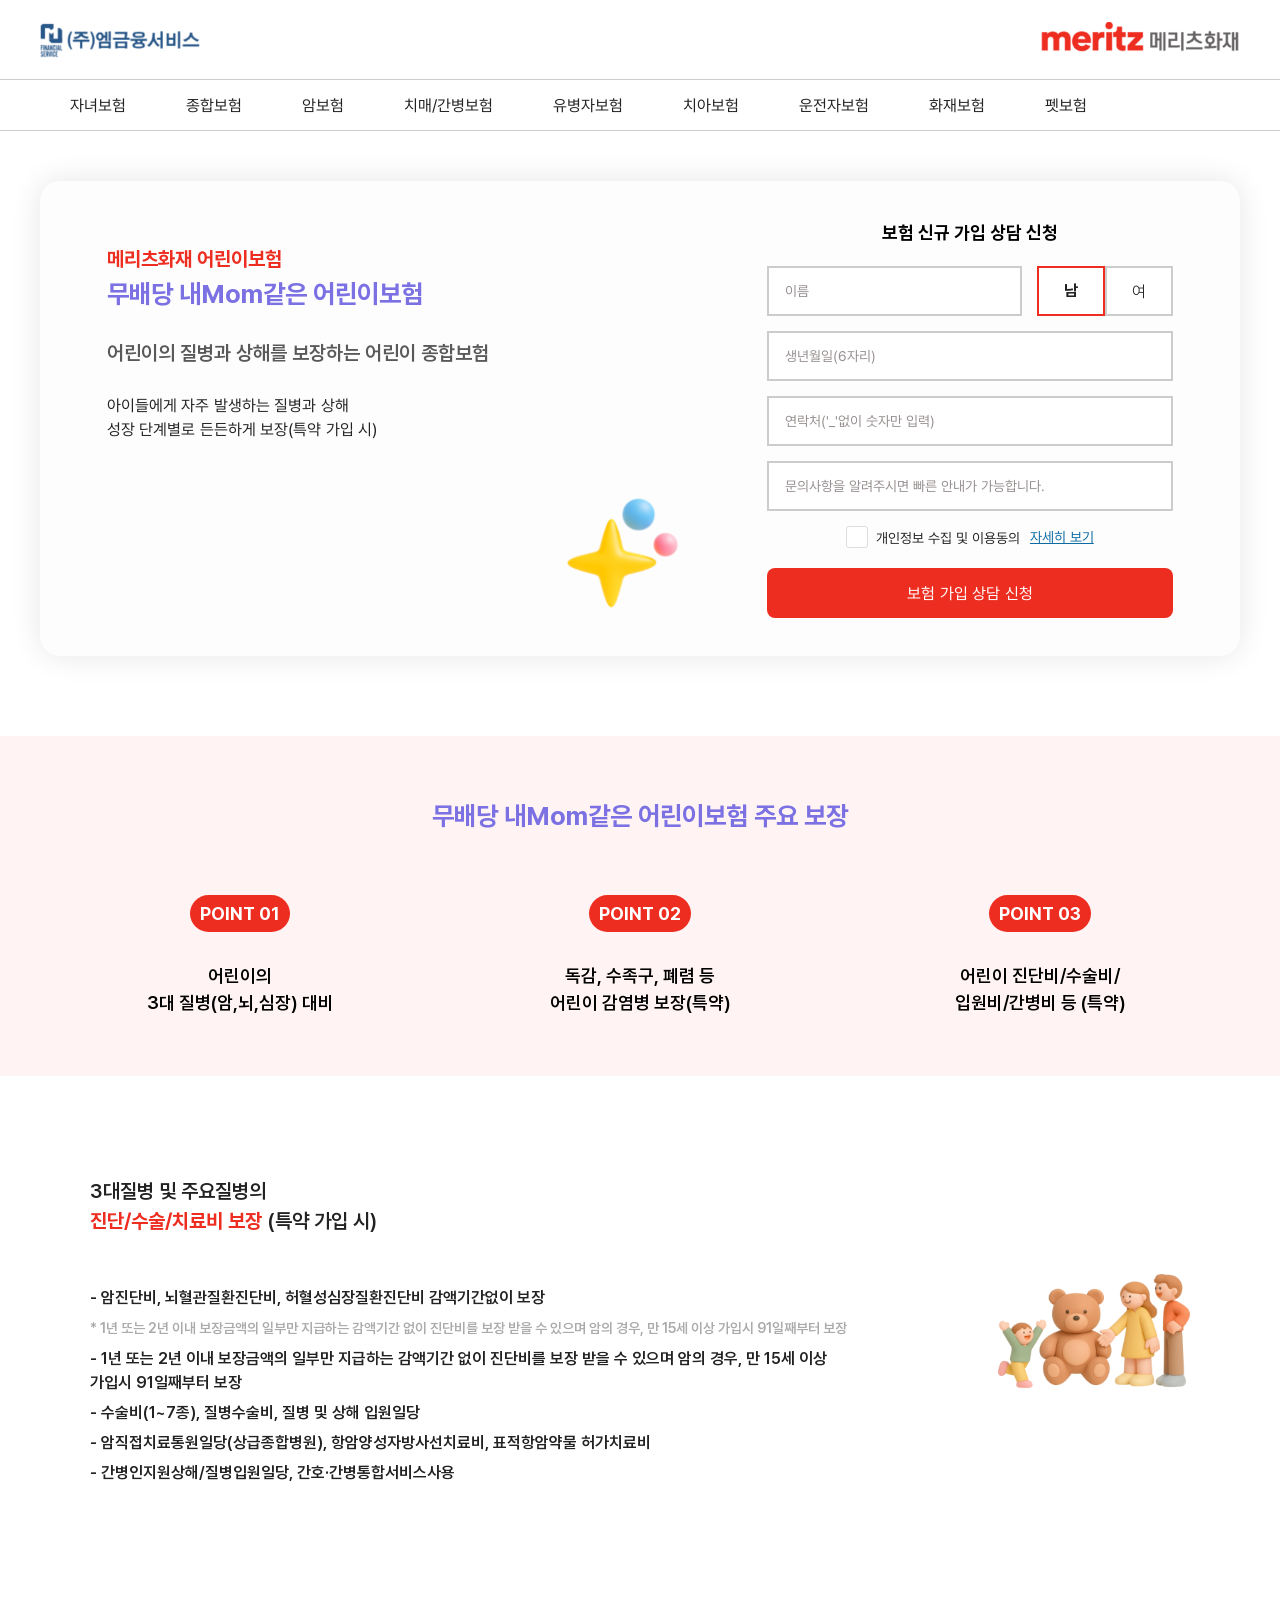
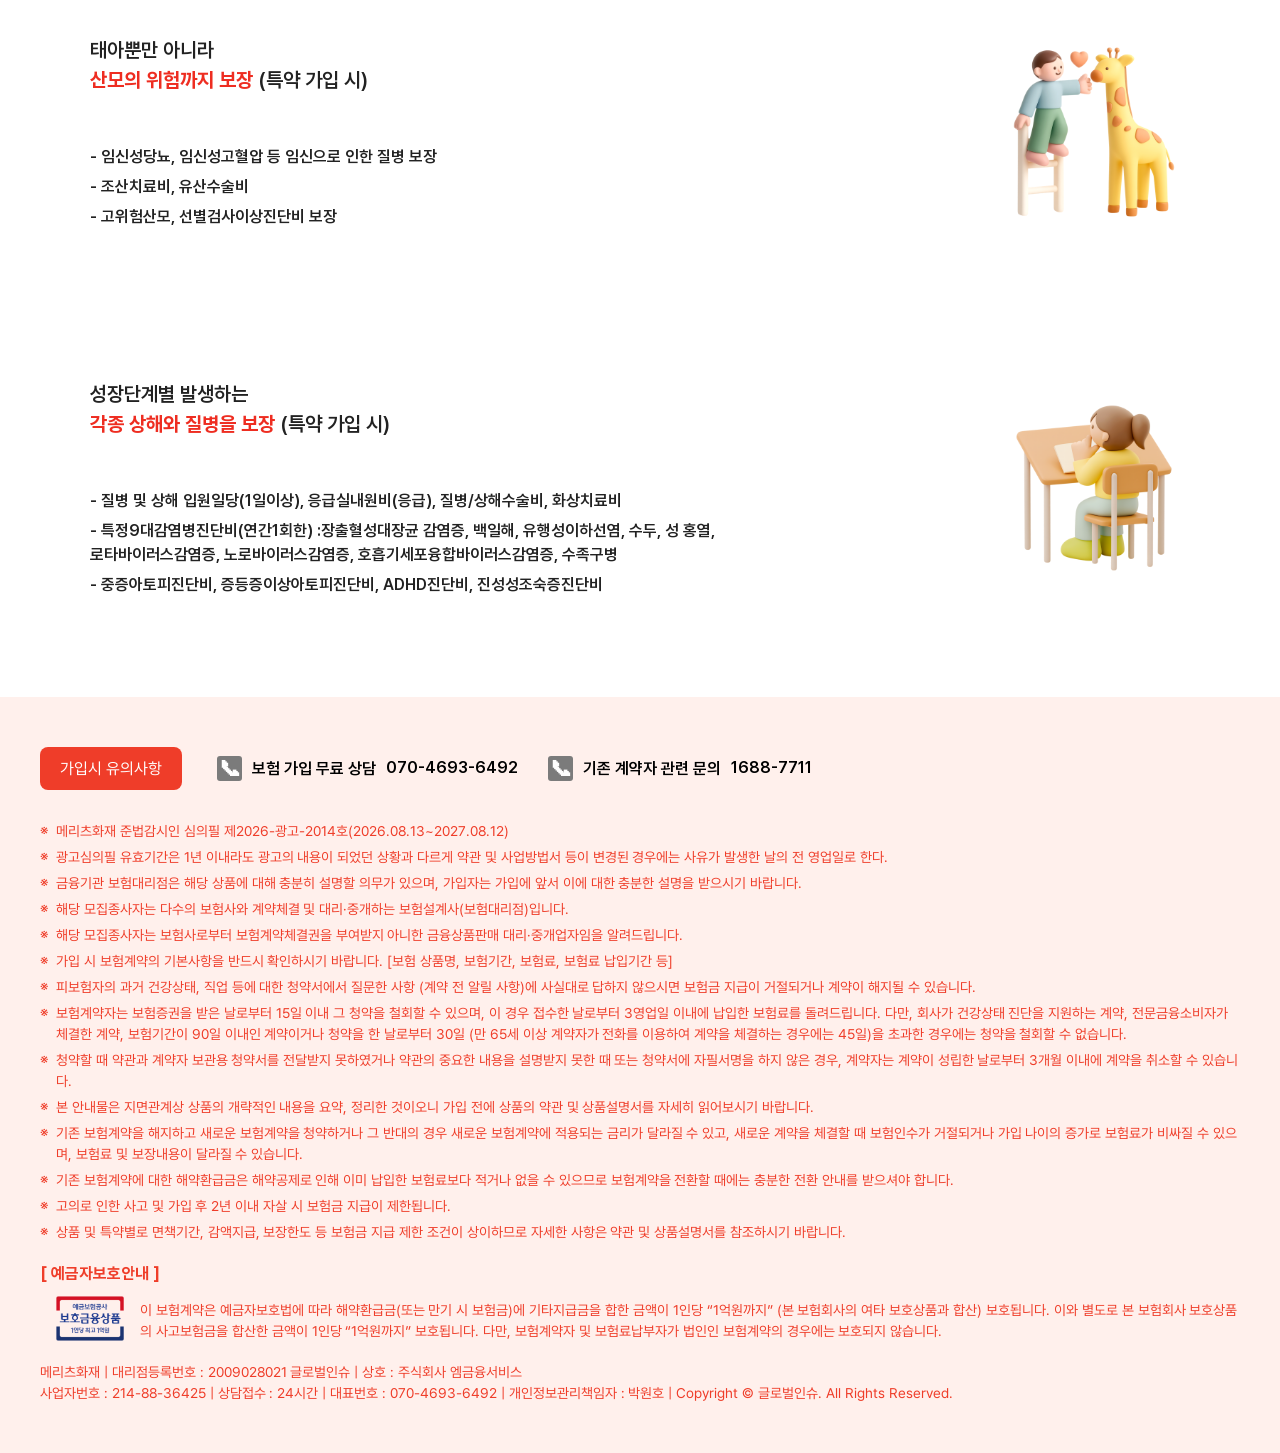
<file: sub/sub_child.html>
<!DOCTYPE html>
<html lang="ko">

<head>
    <title>메리츠화재 어린이보험 | 독감,수족구보험 | 내 Mom 같은 어린이보험</title>
    <meta name="description"
        content="메리츠화재 어린이보험, 어린이 3대 질병(암,뇌,심장) 진단비, 수술비, 입원비, 간병비, 주요치료비 등 보장, 독감, 수족구, 폐렴 등 감염병 대비하는 어린이집 플랜 보험료 견적 설계 및 가입 상담" />
    <meta name="keywords"
        content="메리츠 어린이보험, 메리츠화재 어린이보험, 어린이보험메리츠, 메리츠어린이, 메리츠화재어린이, 어린이보험, 메리츠자녀보험, 내맘같은어린이보험, 내맘같은우리아이보험, 메리츠내맘같은어린이보험, 메리츠내맘같은우리아이보험, 메리츠 수족구 보험, 메리츠화재수족구보험, 메리츠어린이집플랜, 수족구보험, 메리츠수족구, 어린이집플랜, 메리츠독감보험, 독감보험, 폐렴보험, 어린이독감보험, 어린이폐렴보험" />
    <link rel="canonical" href="https://insure-center.co.kr/child" />
    <link rel="image_src" href="https://insure-center.co.kr/img/main_img.png">
    <meta name="robots" content="index, follow">
    <meta name="language" content="kr">
    <meta name="title" content="메리츠화재 어린이보험 | 독감,수족구보험 | 내 Mom 같은 어린이보험" />
    <meta name="publisher" content="메리츠화재 어린이보험 | 독감,수족구보험 | 내 Mom 같은 어린이보험" />
    <meta name="Other Agent" content="메리츠화재 어린이보험 | 독감,수족구보험 | 내 Mom 같은 어린이보험" />
    <meta name="Author" content="메리츠화재 어린이보험 | 독감,수족구보험 | 내 Mom 같은 어린이보험" />
    <meta name="subject" content="메리츠화재 어린이보험 | 독감,수족구보험 | 내 Mom 같은 어린이보험" />
    <meta name="location" content="South Korea" />
    <meta itemprop="name" content="메리츠화재 어린이보험 | 내 Mom 같은 어린이보험 | 비갱신형" />
    <meta itemprop="description"
        content="메리츠화재 어린이보험, 어린이 3대 질병(암,뇌,심장) 진단비, 수술비, 입원비, 간병비, 주요치료비 등 보장, 독감, 수족구, 폐렴 등 감염병 대비하는 어린이집 플랜 보험료 견적 설계 및 가입 상담" />
    <meta itemprop="image" content="https://insure-center.co.kr/img/main_img.png" />
    <meta property="og:type" content="website" />
    <meta property="og:title" content="메리츠화재 어린이보험 | 독감,수족구보험 | 내 Mom 같은 어린이보험" />
    <meta property="og:site_name" content="메리츠화재 어린이보험 | 독감,수족구보험 | 내 Mom 같은 어린이보험" />
    <meta property="og:description"
        content="메리츠화재 어린이보험, 어린이 3대 질병(암,뇌,심장) 진단비, 수술비, 입원비, 간병비, 주요치료비 등 보장, 독감, 수족구, 폐렴 등 감염병 대비하는 어린이집 플랜 보험료 견적 설계 및 가입 상담" />
    <meta property="og:image" content="https://insure-center.co.kr/img/main_img.png" />
    <meta property="og:url" content="https://insure-center.co.kr/child" />
    <meta property="og:image:width" content="1200" />
    <meta property="og:image:height" content="630" />
    <meta name="twitter:card" content="summary" />
    <meta name="twitter:title" content="메리츠화재 어린이보험 | 독감,수족구보험 | 내 Mom 같은 어린이보험" />
    <meta name="twitter:site" content="메리츠화재 어린이보험 | 독감,수족구보험 | 내 Mom 같은 어린이보험" />
    <meta name="twitter:description"
        content="메리츠화재 어린이보험, 어린이 3대 질병(암,뇌,심장) 진단비, 수술비, 입원비, 간병비, 주요치료비 등 보장, 독감, 수족구, 폐렴 등 감염병 대비하는 어린이집 플랜 보험료 견적 설계 및 가입 상담" />
    <meta name="twitter:image" content="https://insure-center.co.kr/img/main_img.png" />
    <meta name="twitter:url" content="https://insure-center.co.kr/child" />
    <meta name="twitter:image:width" content="1024" />
    <meta name="twitter:image:height" content="512" />
    <meta name="viewport"
        content="width=device-width, height=device-height, initial-scale=1.0, minimum-scale=1.0, maximum-scale=2.0, user-scalable=yes">
        
    <!-- favicon -->
    <link rel="icon" href="favicon.ico">

    <!-- css -->
    <link rel="stylesheet" href="../css/fonts.css">
    <link rel="stylesheet" href="../css/reset.css">
    <link rel="stylesheet" href="../css/style.css">
    <link rel="stylesheet" href="../css/sub.css">
    <link rel="stylesheet" href="../css/aos.css">
    <link rel="stylesheet" href="../css/slick.css">

    <!-- js -->
    <script src="../js/jquery-1.12.4.min.js"></script>
    <script src="../js/slick.min.js"></script>
    <script src="../js/aos.js"></script>
    <script src="../js/sub.js"></script>
    <script src="../js/script.js"></script>

</head>

<body>

    <div id="wrap">

        <!-- 헤더 영역 -->
        <header id="headerWrap">
            <div class="container">
                <div class="headerBox">

                    <!-- 로고 영역 -->
                    <div class="headerTopBox">

                        <div class="headerLogoBox headerLogoBox01">
                            <h1>
                                <a href="../index.html">
                                    <img src="../images/common/logo02.png" alt="(주)엠금융서비스">
                                </a>
                            </h1>
                        </div>

                        <div class="headerLogoBox headerLogoBox02">
                            <h1>
                                <a href="../index.html">
                                    <img src="../images/common/logo.png" alt="메리츠화재">
                                </a>
                            </h1>
                        </div>

                    </div>
                    <!-- //로고 영역 -->

                    <!-- 네비게이션 영역 -->
                    <div class="headerBottomBox">

                        <nav class="headerNav">
                            <ul class="headerMenu">
                                <li>
                                    <a href="#">
                                        자녀보험
                                    </a>

                                    <ul class="headerSubMenu">
                                        <li>
                                            <a href="../sub/sub_baby.html">내Mom같은어린이보험(태아)</a>
                                        </li>
                                        <li>
                                            <a href="../sub/sub_child.html">내Mom같은어린이보험</a>
                                        </li>
                                    </ul>

                                </li>
                                <li>
                                    <a href="#">
                                        종합보험
                                    </a>

                                    <ul class="headerSubMenu">
                                        <li>
                                            <a href="../sub/sub_youth.html">내Mom대로보장보험</a>
                                        </li>
                                        <li>
                                            <a href="../sub/sub_health.html">올바른종합보험</a>
                                        </li>
                                        <li>
                                            <a href="../sub/5105.html">The건강한5.10.5보장보험</a>
                                        </li>
                                    </ul>

                                </li>
                                <li>
                                    <a href="#">
                                        암보험
                                    </a>

                                    <ul class="headerSubMenu">
                                        <li>
                                            <a href="../sub/sub_cancer2.html">또걸려도또받는암보험</a>
                                        </li>
                                    </ul>

                                </li>
                                <li>
                                    <a href="#">
                                        치매/간병보험
                                    </a>

                                    <ul class="headerSubMenu">
                                        <li>
                                            <a href="../sub/sub_care.html">간편한치매간병보험</a>
                                        </li>
                                    </ul>

                                </li>
                                <li>
                                    <a href="#">
                                        유병자보험
                                    </a>

                                    <ul class="headerSubMenu">
                                        <li>
                                            <a href="../sub/sub_simple.html">통합간편건강보험</a>
                                        </li>
                                    </ul>

                                </li>
                                <li>
                                    <a href="#">
                                        치아보험
                                    </a>

                                    <ul class="headerSubMenu">
                                        <li>
                                            <a href="../sub/sub_dental.html">치아보험이목구비</a>
                                        </li>
                                    </ul>

                                </li>
                                <li>
                                    <a href="#">
                                        운전자보험
                                    </a>

                                    <ul class="headerSubMenu">
                                        <li>
                                            <a href="../sub/sub_drive.html">운전자상해종합보험</a>
                                        </li>
                                    </ul>

                                </li>
                                <li>
                                    <a href="#">
                                        화재보험
                                    </a>

                                    <ul class="headerSubMenu">
                                        <li>
                                            <a href="../sub/sub_fire.html">운전자상해종합보험(화재)</a>
                                        </li>
                                    </ul>

                                </li>
                                <li>
                                    <a href="#">
                                        펫보험
                                    </a>

                                    <ul class="headerSubMenu">
                                        <li>
                                            <a href="../sub/sub_pet.html">펫퍼민트</a>
                                        </li>
                                    </ul>

                                </li>
                            </ul>
                        </nav>

                    </div>
                    <!-- //네비게이션 영역 -->

                    <!-- 모바일메뉴 영역 -->
                    <div id="mobileMenuWrap">

                        <button type="button" class="mobileMenuBtn toggleBtn" aria-expanded="false"
                            aria-label="모바일메뉴 열기">
                            <span></span>
                            <span></span>
                            <span></span>
                        </button>

                        <div class="mobileMenuBox">

                            <nav class="mobileMenuNav">
                                <ul class="mobileMenu">
                                    <li>
                                        <a href="#">
                                            자녀보험
                                        </a>

                                        <ul class="mobileSubMenu">
                                            <li>
                                                <a href="../sub/sub_baby.html">내Mom같은어린이보험(태아)</a>
                                            </li>
                                            <li>
                                                <a href="../sub/sub_child.html">내Mom같은어린이보험</a>
                                            </li>
                                        </ul>

                                    </li>
                                    <li>
                                        <a href="#">
                                            종합보험
                                        </a>

                                        <ul class="mobileSubMenu">
                                            <li>
                                                <a href="../sub/sub_youth.html">내Mom대로보장보험</a>
                                            </li>
                                            <li>
                                                <a href="../sub/sub_health.html">올바른종합보험</a>
                                            </li>
                                            <li>
                                                <a href="../sub/5105.html">The건강한5.10.5보장보험</a>
                                            </li>
                                        </ul>

                                    </li>
                                    <li>
                                        <a href="#">
                                            암보험
                                        </a>

                                        <ul class="mobileSubMenu">
                                            <li>
                                                <a href="../sub/sub_cancer2.html">또걸려도또받는암보험</a>
                                            </li>
                                        </ul>

                                    </li>
                                    <li>
                                        <a href="#">
                                            치매/간병보험
                                        </a>

                                        <ul class="mobileSubMenu">
                                            <li>
                                                <a href="../sub/sub_care.html">간편한치매간병보험</a>
                                            </li>
                                        </ul>

                                    </li>
                                    <li>
                                        <a href="#">
                                            유병자보험
                                        </a>

                                        <ul class="mobileSubMenu">
                                            <li>
                                                <a href="../sub/sub_simple.html">통합간편건강보험</a>
                                            </li>
                                        </ul>

                                    </li>
                                    <li>
                                        <a href="#">
                                            치아보험
                                        </a>

                                        <ul class="mobileSubMenu">
                                            <li>
                                                <a href="../sub/sub_dental.html">치아보험이목구비</a>
                                            </li>
                                        </ul>

                                    </li>
                                    <li>
                                        <a href="#">
                                            운전자보험
                                        </a>

                                        <ul class="mobileSubMenu">
                                            <li>
                                                <a href="../sub/sub_drive.html">운전자상해종합보험</a>
                                            </li>
                                        </ul>

                                    </li>
                                    <li>
                                        <a href="#">
                                            화재보험
                                        </a>

                                        <ul class="mobileSubMenu">
                                            <li>
                                                <a href="../sub/sub_fire.html">운전자상해종합보험(화재)</a>
                                            </li>
                                        </ul>

                                    </li>
                                    <li>
                                        <a href="#">
                                            펫보험
                                        </a>

                                        <ul class="mobileSubMenu">
                                            <li>
                                                <a href="../sub/sub_pet.html">펫퍼민트</a>
                                            </li>
                                        </ul>

                                    </li>
                                </ul>
                            </nav>
                        </div>
                    </div>
                    <!-- //모바일메뉴 영역 -->

                </div>
            </div>
        </header>
        <!-- //헤더 영역 -->

        <!-- 메인 영역 -->
        <main id="subWrap">

            <!-- 가입신청 영역 -->
            <section id="formInfoWrap">
                <div class="container">
                    <div class="formInfoBox">

                        <!-- 보험상품 안내 영역 -->
                        <div class="formInfoDescBox">
                            <h2 class="insuranceSlideTitle">
                                메리츠화재 어린이보험
                            </h2>

                            <h3 class="insuranceProductName">
                                무배당 내Mom같은 어린이보험
                            </h3>

                            <p class="insuranceSlideSummary">
                                어린이의 질병과 상해를 보장하는 어린이 종합보험
                            </p>

                            <p class="insuranceSlideDescription">
                                아이들에게 자주 발생하는 질병과 상해 <br>
                                성장 단계별로 든든하게 보장(특약 가입 시)
                            </p>

                            <img src="../images/sub/icon13.png" alt="메리츠 수족구" class="img">

                        </div>
                        <!-- //보험상품 안내 영역 -->

                        <!-- 폼 영역 -->
                        <div class="formInputBox">

                            <h2>
                                보험 신규 가입 상담 신청
                            </h2>

                            <form action="" method="">

                                <div class="formBox">
                                    <div class="formUserInfoBox">

                                        <!-- 이름 -->
                                        <div class="inputTextBox">
                                            <label for="name" name="name" class="blind">이름</label>
                                            <input type="text" id="name" placeholder="이름">
                                        </div>


                                        <!-- 성별 -->
                                        <div class="genderSelectBox" role="radiogroup" aria-label="성별 선택">

                                            <div class="inputRadioBox">
                                                <input type="radio" name="gender" id="genderMale" value="male"
                                                    class="blind" checked>
                                                <label for="genderMale" class="radioItem">남</label>
                                            </div>

                                            <div class="inputRadioBox">
                                                <input type="radio" name="gender" id="genderFemale" value="female"
                                                    class="blind">
                                                <label for="genderFemale" class="radioItem">여</label>
                                            </div>

                                        </div>

                                    </div>
                                </div>

                                <!-- 생년월일 -->
                                <div class="formBox">
                                    <div class="inputTextBox">
                                        <label for="birthDate" name="birthDate" class="blind">생년월일</label>
                                        <input type="text" id="birthDate" placeholder="생년월일(6자리)">
                                    </div>
                                </div>

                                <!-- 연락처 -->
                                <div class="formBox">
                                    <div class="inputTextBox">
                                        <label for="phone" name="phone" class="blind">연락처</label>
                                        <input type="text" id="phone" placeholder="연락처('_'없이 숫자만 입력)">
                                    </div>
                                </div>

                                <!-- 문의사항 -->
                                <div class="formBox">
                                    <div class="inputTextBox">
                                        <label for="contact" name="contact" class="blind">문의사항</label>
                                        <input type="text" id="contact" placeholder="문의사항을 알려주시면 빠른 안내가 가능합니다.">
                                    </div>
                                </div>

                                <div class="inputCheckBox">
                                    <input type="checkbox" id="agreeChk" name="agreeChk" class="blind">
                                    <label for="agreeChk">개인정보 수집 및 이용동의 </label>
                                    <button type="button" class="detailViewBtn">자세히 보기</button>
                                </div>

                                <button type="submit" class="formBtn">
                                    보험 가입 상담 신청
                                </button>

                            </form>

                        </div>
                        <!-- //폼 영역 -->

                    </div>
                </div>
            </section>
            <!-- //가입신청 영역 -->

            <!-- 보험 주요 보장 영역 -->
            <section id="insuranceCoverageWrap">

                <!-- 보험 주요 보장 안내 영역 -->
                <div class="insuranceCoverageBox">
                    <div class="container">

                        <h3 class="insuranceProductName">
                            무배당 내Mom같은 어린이보험 주요 보장
                        </h3>

                        <ol class="insuranceCoverageList">
                            <li class="insuranceCoverageItem">
                                <span class="insuranceCoveragePoint">
                                    POINT 01
                                </span>

                                <p class="insuranceCoverageDescription">
                                    어린이의 <br>
                                    3대 질병(암,뇌,심장) 대비
                                </p>
                            </li>

                            <li class="insuranceCoverageItem">
                                <span class="insuranceCoveragePoint">
                                    POINT 02
                                </span>

                                <p class="insuranceCoverageDescription">
                                    독감, 수족구, 폐렴 등 <br>
                                    어린이 감염병 보장(특약)
                                </p>
                            </li>

                            <li class="insuranceCoverageItem">
                                <span class="insuranceCoveragePoint">
                                    POINT 03
                                </span>

                                <p class="insuranceCoverageDescription">
                                    어린이 진단비/수술비/ <br>
                                    입원비/간병비 등 (특약)
                                </p>
                            </li>
                        </ol>
                    </div>
                </div>
                <!-- 보험 주요 보장 안내 영역 -->

                <!-- 보험 주요 보장 상세 영역 -->
                <div class="insuranceDetailBox">
                    <div class="container">
                        <ul class="insuranceDetailList">
                            <li class="insuranceDetailItem">
                                <div class="insuranceDetailContent">
                                    <h5 class="insuranceDetailTitle">
                                        3대질병 및 주요질병의<br>
                                        <strong>
                                            진단/수술/치료비 보장
                                        </strong>
                                        (특약 가입 시)
                                    </h5>

                                    <ul class="insuranceBenefitList">
                                        <li>
                                            - 암진단비, 뇌혈관질환진단비, 허혈성심장질환진단비 감액기간없이 보장
                                            <p>
                                                * 1년 또는 2년 이내 보장금액의 일부만 지급하는 감액기간 없이 진단비를 보장
                                                받을 수 있으며 암의 경우, 만 15세 이상 가입시 91일째부터 보장
                                            </p>
                                        </li>
                                        <li>
                                            - 1년 또는 2년 이내 보장금액의 일부만 지급하는 감액기간 없이 진단비를 보장
                                            받을 수 있으며 암의 경우, 만 15세 이상 가입시 91일째부터 보장
                                        </li>
                                        <li>
                                            - 수술비(1~7종), 질병수술비, 질병 및 상해 입원일당
                                        </li>
                                        <li>
                                            - 암직접치료통원일당(상급종합병원), 항암양성자방사선치료비, 표적항암약물
                                            허가치료비
                                        </li>
                                        <li>
                                            - 간병인지원상해/질병입원일당, 간호·간병통합서비스사용
                                        </li>
                                    </ul>
                                </div>

                                <div class="insuranceDetailImgBox">
                                    <img src="../images/sub/insurance_img05.png" alt="메리츠 어린이보험 수족구">
                                </div>
                            </li>
                            <li class="insuranceDetailItem">
                                <div class="insuranceDetailContent">
                                    <h5 class="insuranceDetailTitle">
                                        태아뿐만 아니라<br>
                                        <strong>
                                            산모의 위험까지 보장
                                        </strong>
                                        (특약 가입 시)
                                    </h5>

                                    <ul class="insuranceBenefitList">
                                        <li>
                                            - 임신성당뇨, 임신성고혈압 등 임신으로 인한 질병 보장
                                        </li>
                                        <li>
                                            - 조산치료비, 유산수술비
                                        </li>
                                        <li>
                                            - 고위험산모, 선별검사이상진단비 보장
                                        </li>
                                    </ul>
                                </div>

                                <div class="insuranceDetailImgBox">
                                    <img src="../images/sub/insurance_img06.png" alt="메리츠 어린이 간병">
                                </div>
                            </li>
                            <li class="insuranceDetailItem">
                                <div class="insuranceDetailContent">
                                    <h5 class="insuranceDetailTitle">
                                        성장단계별 발생하는<br>
                                        <strong>
                                            각종 상해와 질병을 보장
                                        </strong>
                                        (특약 가입 시)
                                    </h5>

                                    <ul class="insuranceBenefitList">
                                        <li>- 질병 및 상해 입원일당(1일이상), 응급실내원비(응급), 질병/상해수술비, 화상치료비</li>
                                        <li>- 특정9대감염병진단비(연간1회한) :장출혈성대장균 감염증, 백일해, 유행성이하선염, 수두, 성
                                            홍열, 로타바이러스감염증, 노로바이러스감염증, 호흡기세포융합바이러스감염증, 수족구병</li>
                                        <li>- 중증아토피진단비, 증등증이상아토피진단비, ADHD진단비, 진성성조숙증진단비</li>
                                    </ul>
                                </div>

                                <div class="insuranceDetailImgBox">
                                    <img src="../images/sub/insurance_img07.png" alt="메리츠화재 어린이 간병보험">
                                </div>
                            </li>
                        </ul>
                    </div>
                </div>
                <!-- //보험 주요 보장 상세 영역 -->

            </section>
            <!-- //보험 주요 보장 영역 -->

        </main>
        <!-- //메인 영역 -->

        <!-- 푸터 영역 -->
        <footer id="footerWrap">
            <div class="container">
                <div class="footerBox">

                    <!-- 상단 영역 -->
                    <div class="footerTopBox">
                        <button type="button" class="footerPopupBtn">
                            가입시 유의사항
                        </button>

                        <div class="footerContactList">

                            <dl class="footerContactItem consultationContact">
                                <dt class="footerContactTitle">보험 가입 무료 상담</dt>
                                <dd class="footerContactNumber">
                                    <a href="tel:070-4693-6492">
                                        070-4693-6492
                                    </a>
                                </dd>
                            </dl>

                            <dl class="footerContactItem contractContact">
                                <dt class="footerContactTitle">기존 계약자 관련 문의</dt>
                                <dd class="footerContactNumber">
                                    <a href="tel:1688-7711">
                                        1688-7711
                                    </a>
                                </dd>
                            </dl>

                        </div>
                    </div>
                    <!-- //상단 영역 -->

                    <!-- 보험상품 안내 및 유의사항 -->
                    <div class="footerNoticeBox">
                        <ul class="footerNoticeList">
                            <li>
                                메리츠화재 준법감시인 심의필 제2026-광고-2014호(2026.08.13~2027.08.12)
                            </li>

                            <li>
                                광고심의필 유효기간은 1년 이내라도 광고의 내용이 되었던 상황과 다르게 약관 및
                                사업방법서 등이 변경된 경우에는 사유가 발생한 날의 전 영업일로 한다.
                            </li>

                            <li>
                                금융기관 보험대리점은 해당 상품에 대해 충분히 설명할 의무가 있으며,
                                가입자는 가입에 앞서 이에 대한 충분한 설명을 받으시기 바랍니다.
                            </li>

                            <li>
                                해당 모집종사자는 다수의 보험사와 계약체결 및 대리·중개하는
                                보험설계사(보험대리점)입니다.
                            </li>

                            <li>
                                해당 모집종사자는 보험사로부터 보험계약체결권을 부여받지 아니한
                                금융상품판매 대리·중개업자임을 알려드립니다.
                            </li>

                            <li>
                                가입 시 보험계약의 기본사항을 반드시 확인하시기 바랍니다.
                                [보험 상품명, 보험기간, 보험료, 보험료 납입기간 등]
                            </li>

                            <li>
                                피보험자의 과거 건강상태, 직업 등에 대한 청약서에서 질문한 사항
                                (계약 전 알릴 사항)에 사실대로 답하지 않으시면 보험금 지급이 거절되거나
                                계약이 해지될 수 있습니다.
                            </li>

                            <li>
                                보험계약자는 보험증권을 받은 날로부터 15일 이내 그 청약을 철회할 수 있으며,
                                이 경우 접수한 날로부터 3영업일 이내에 납입한 보험료를 돌려드립니다.
                                다만, 회사가 건강상태 진단을 지원하는 계약, 전문금융소비자가 체결한 계약,
                                보험기간이 90일 이내인 계약이거나 청약을 한 날로부터 30일
                                (만 65세 이상 계약자가 전화를 이용하여 계약을 체결하는 경우에는 45일)을
                                초과한 경우에는 청약을 철회할 수 없습니다.
                            </li>

                            <li>
                                청약할 때 약관과 계약자 보관용 청약서를 전달받지 못하였거나
                                약관의 중요한 내용을 설명받지 못한 때 또는 청약서에 자필서명을 하지 않은 경우,
                                계약자는 계약이 성립한 날로부터 3개월 이내에 계약을 취소할 수 있습니다.
                            </li>

                            <li>
                                본 안내물은 지면관계상 상품의 개략적인 내용을 요약, 정리한 것이오니
                                가입 전에 상품의 약관 및 상품설명서를 자세히 읽어보시기 바랍니다.
                            </li>

                            <li>
                                기존 보험계약을 해지하고 새로운 보험계약을 청약하거나 그 반대의 경우
                                새로운 보험계약에 적용되는 금리가 달라질 수 있고, 새로운 계약을 체결할 때
                                보험인수가 거절되거나 가입 나이의 증가로 보험료가 비싸질 수 있으며,
                                보험료 및 보장내용이 달라질 수 있습니다.
                            </li>

                            <li>
                                기존 보험계약에 대한 해약환급금은 해약공제로 인해 이미 납입한 보험료보다
                                적거나 없을 수 있으므로 보험계약을 전환할 때에는 충분한 전환 안내를
                                받으셔야 합니다.
                            </li>

                            <li>
                                고의로 인한 사고 및 가입 후 2년 이내 자살 시 보험금 지급이 제한됩니다.
                            </li>

                            <li>
                                상품 및 특약별로 면책기간, 감액지급, 보장한도 등 보험금 지급 제한 조건이
                                상이하므로 자세한 사항은 약관 및 상품설명서를 참조하시기 바랍니다.
                            </li>
                        </ul>

                        <div class="insuranceDepositBox">
                            <h3 class="insuranceDepositTitle">
                                [ 예금자보호안내 ]
                            </h3>
                            <div class="insuranceDepositText">
                                <img src="../images/common/product_info_img.png" alt="예금보험공사 보호금융상품 1인창 최고 1억원">
                                <p>
                                    이 보험계약은 예금자보호법에 따라 해약환급금(또는 만기 시 보험금)에
                                    기타지급금을 합한 금액이 1인당 “1억원까지”
                                    (본 보험회사의 여타 보호상품과 합산) 보호됩니다.
                                    이와 별도로 본 보험회사 보호상품의 사고보험금을 합산한 금액이
                                    1인당 “1억원까지” 보호됩니다. 다만, 보험계약자 및 보험료납부자가
                                    법인인 보험계약의 경우에는 보호되지 않습니다.
                                </p>
                            </div>
                        </div>

                    </div>
                    <!-- //보험상품 안내 및 유의사항 -->

                    <!-- 회사 정보 영역 -->
                    <div class="footerCompanyBox">

                        <!-- 회사 정보 -->
                        <div class="footerCompanyInfo">
                            <p>
                                메리츠화재 | 대리점등록번호 : 2009028021 글로벌인슈 | 상호 : 주식회사 엠금융서비스 <br>
                                사업자번호 : 214-88-36425 | 상담접수 : 24시간
                                | 대표번호 : 070-4693-6492 | 개인정보관리책임자 : 박원호 | Copyright © 글로벌인슈. All Rights Reserved.
                            </p>
                        </div>
                        <!-- //회사 정보 영역 -->

                    </div>
                </div>
        </footer>
        <!-- //푸터 영역 -->

    </div>
    <!-- //wrap -->

    <!-- 개인정보 수집 및 이용동의 팝업 -->
    <div id="privacyPolicyPopup" class="commonPopupWrap">
        <div class="popupBox">

            <!-- 팝업 내용 -->
            <div class="popupContent">
                <div class="privacyPolicyBox">

                    <h2 id="privacyPopupTitle" class="popupContentTitle privacyPolicyTitle">
                        개인(신용)정보의 수집·이용에 관한 사항
                    </h2>

                    <p class="privacyPolicyIntro">
                        귀하가 금융상품 소개 등을 위하여 본인의 개인(신용)정보를 수집·이용하고자 하는
                        경우에는 [개인정보보호법] 제15조 및 제22조, [신용정보의 이용 및 보호에 관한 법률]
                        제32조 및 제33조에 따라 동의를 얻어야 합니다. 이에 본인은 귀사가 아래의 내용과
                        같이 영업목적으로 본인의 개인(신용)정보를 수집·이용하는 데 동의합니다.
                    </p>

                    <div class="privacyPolicyList">

                        <div class="privacyPolicyItem">
                            <h3 class="privacyPolicyItemTitle">
                                1. 개인정보의 수집·이용 목적
                            </h3>

                            <ul class="privacyPolicySubList">
                                <li>
                                    서비스 이용에 따른 본인 식별 절차 및 개인 맞춤 서비스 제공
                                </li>

                                <li>
                                    보험상품, 서비스 소개 및 판매, 사은·판촉행사 안내
                                    (전화, SMS 포함)
                                </li>

                                <li>
                                    고지사항 전달, 본인 의사 확인, 불만 처리 등 원활한 보험 관련
                                    의사소통 경로의 확보
                                </li>
                            </ul>
                        </div>

                        <div class="privacyPolicyItem">
                            <h3 class="privacyPolicyItemTitle">
                                2. 수집·이용할 개인(신용)정보의 내용
                            </h3>

                            <p class="privacyPolicyText">
                                성명, 생년월일, 성별, 연락처
                            </p>
                        </div>

                        <div class="privacyPolicyItem">
                            <h3 class="privacyPolicyItemTitle">
                                3. 개인(신용)정보의 보유·이용 기간
                            </h3>

                            <p class="privacyPolicyText">
                                수집·이용 동의일로부터 고객님의 동의 철회 시까지 보관하며,
                                1544-1683으로 전화하시면 철회할 수 있습니다.
                                (단, 최대 3년)
                            </p>
                        </div>

                        <div class="privacyPolicyItem">
                            <h3 class="privacyPolicyItemTitle">
                                4. 개인정보 수집에 동의하지 않는 경우
                            </h3>

                            <p class="privacyPolicyText">
                                이용자는 개인정보 수집 동의를 거부할 권리가 있으며,
                                이에 대한 동의를 하지 않은 경우에는 보험설계 및 상담 서비스 제공이
                                제한됩니다.
                            </p>
                        </div>

                        <div class="privacyPolicyItem">
                            <h3 class="privacyPolicyItemTitle">
                                5. 수집자
                            </h3>

                            <p class="privacyPolicyText">
                                ㈜엠금융서비스
                            </p>
                        </div>

                    </div>

                    <ul class="privacyPolicyNoticeList">
                        <li>
                            정보 동의 시 계약상담 및 가입설계를 위해 최소한의 정보만
                            수집·이용·조회하게 되며, 본 동의를 거부하시는 경우 보험계약 상담 등
                            정상적인 서비스 제공이 불가능할 수 있습니다.
                        </li>

                        <li>
                            이 동의서는 계약의 갱신 등으로 변경되는 경우에도 유효합니다.
                        </li>
                    </ul>

                    <div class="marketingOptOutBox">
                        <h3 class="marketingOptOutTitle">
                            상품권유 중지청구(Do-Not Call)
                        </h3>

                        <ul class="marketingOptOutList">
                            <li>
                                개인(신용)정보 제공 및 이용에 동의한 이후에도 전화[1544-1683],
                                서면 등을 통해 언제든지 마케팅 활동에 대한 중지를 요청할 수 있습니다.
                            </li>

                            <li>
                                현 개인정보 수집·이용에 관한 사항의 내용에 추가, 삭제, 수정이 있을 시에는
                                개정 최소 7일 전부터 회사 인터넷 홈페이지 등을 통해 고지하겠습니다.
                            </li>
                        </ul>
                    </div>

                </div>
            </div>
            <!-- //팝업 내용 -->

            <!-- 팝업 닫기 -->
            <button type="button" class="popupCloseBtn" aria-label="팝업 닫기"></button>

        </div>
    </div>
    <!-- //개인정보 수집 및 이용동의 팝업 -->

    <!-- 보험가입 전 유의사항 팝업 -->
    <div id="insuranceNoticePopup" class="commonPopupWrap">
        <div class="popupBox">

            <!-- 팝업 내용 -->
            <div class="popupContent">
                <div class="insuranceNoticeBox">

                    <!-- 보험가입 전 유의사항 -->
                    <div class="insuranceNoticeSection">
                        <h2 id="insuranceNoticeTitle" class="popupContentTitle">
                            보험가입 전 유의사항
                        </h2>

                        <ul class="insuranceNoticeList">
                            <li>
                                (주)엠금융서비스 보험대리점은 소비자에게 해당 상품에 대해 충분히
                                설명해야 하며, 보험계약자는 본 상품 가입에 앞서 이에 대한 충분한
                                설명을 받으시기 바랍니다.
                            </li>

                            <li>
                                (주)엠금융서비스 보험대리점은 다수의 보험사와 계약 체결 및
                                대리·중개하는 보험설계사(보험대리점)이며, 보험사로부터
                                보험계약체결권을 부여받지 아니한 금융상품판매 대리·중개업자임을
                                알려드립니다.
                            </li>

                            <li>
                                보험계약자가 기존 보험계약을 해지하고 새로운 보험계약을 체결하는
                                경우, 보험인수가 거절되거나 보험료가 인상될 수 있으며,
                                보장내용(면책기간 재적용 등)이 달라질 수 있습니다.
                            </li>

                            <li>
                                가입 시 보험 상품명, 보험기간, 갱신기간, 납입기간, 보험료,
                                면책기간, 감액기간 등 기본사항을 반드시 확인하시기 바랍니다.
                            </li>

                            <li>
                                보험기간 중에 발생한 사고 및 질병에 한하여 보상하며,
                                보상받을 수 있는 경우와 보상받을 수 없는 경우를 확인하셔야 합니다.
                            </li>

                            <li>
                                지급한도, 면책사항 등에 따라 보험금 지급이 제한될 수 있습니다.
                                또한 상해담보의 경우 암벽등반, 스카이다이빙 등 직업, 직무,
                                동호회 활동 중 발생한 사고는 보상하지 않습니다.
                            </li>

                            <li>
                                보험계약 청약 시 기재사항을 사실대로 빠짐없이 작성하고
                                자필 서명하셔야 합니다.
                            </li>

                            <li>
                                질병이나 상해에 대한 위험 보장을 주목적으로 하는 보장성보험이며,
                                저축 또는 연금수령을 목적으로 가입하시기에 적합하지 않습니다.
                            </li>

                            <li>
                                갱신형 상품은 별도의 의사 표시가 없으면 보험기간 만기 시 계약이
                                갱신될 수 있으며, 갱신 시 보험료가 인상될 수 있습니다.
                            </li>

                            <li>
                                보험계약 체결 전 상품설명서 및 약관을 반드시 읽어보시기 바랍니다.
                            </li>
                        </ul>
                    </div>
                    <!-- //보험가입 전 유의사항 -->

                    <!-- 예금자 보호안내 -->
                    <div class="insuranceDepositBox">
                        <h3 class="insuranceDepositTitle">
                            [ 예금자보호안내 ]
                        </h3>
                        <div class="insuranceDepositText">
                            <img src="../images/common/product_info_img.png" alt="예금보험공사 보호금융상품 1인창 최고 1억원">
                            <p>
                                이 보험계약은 예금자보호법에 따라 해약환급금(또는 만기 시 보험금)에
                                기타지급금을 합한 금액이 1인당 “1억원까지”
                                (본 보험회사의 여타 보호상품과 합산) 보호됩니다.
                                이와 별도로 본 보험회사 보호상품의 사고보험금을 합산한 금액이
                                1인당 “1억원까지” 보호됩니다. 다만, 보험계약자 및 보험료납부자가
                                법인인 보험계약의 경우에는 보호되지 않습니다.
                            </p>
                        </div>
                    </div>

                    <!-- 보험계약 체결 전 유의사항 -->
                    <div class="insuranceNoticeSection">
                        <h3 class="insuranceNoticeSectionTitle">
                            보험계약 체결 전 유의사항
                        </h3>

                        <p class="insuranceNoticeText">
                            보험계약자 또는 피보험자께서는 보험계약 체결 전에 보험상품명,
                            보험기간, 보험료, 보험료납입기간, 피보험자 등의 계약내용을 반드시
                            확인하시고 해당 상품의 가입설명서 및 보험약관 내용을 반드시
                            읽어보시기 바랍니다.
                        </p>
                    </div>
                    <!-- //보험계약 체결 전 유의사항 -->

                    <!-- 보험계약 해지 후 다른 보험계약 시 유의사항 -->
                    <div class="insuranceNoticeSection">
                        <h3 class="insuranceNoticeSectionTitle">
                            보험계약 해지 후 다른 보험계약 시 유의사항
                        </h3>

                        <p class="insuranceNoticeText">
                            보험계약자 또는 피보험자께서는 기존에 체결되어 있던 보험계약을
                            해지하고 새로운 보험계약을 체결하는 경우 질병이력, 연령증가 등으로
                            가입이 거절되거나 보험료가 인상될 수 있으며, 가입 상품에 따라
                            새로운 면책기간 적용 및 보장 제한 등 기타 불이익이 발생할 수 있습니다.
                        </p>
                    </div>
                    <!-- //보험계약 해지 후 다른 보험계약 시 유의사항 -->

                    <!-- 보험계약 전 알릴 의무 -->
                    <div class="insuranceNoticeSection">
                        <h3 class="insuranceNoticeSectionTitle">
                            보험계약 전 알릴 의무
                        </h3>

                        <p class="insuranceNoticeText">
                            “계약 전 알릴 의무사항”은 회사가 보험계약의 청약을 인수하는 데
                            필요한 자료이므로 보험계약자 및 피보험자는 사실대로 알려야 합니다.
                            위 사항에 대하여 만약 사실대로 알리지 않거나 사실과 다르게 알린
                            경우에는 보험가입이 거절될 수 있으며, 특히 그 내용이 [중요한 사항]에
                            해당하는 경우에는 보험계약자 또는 피보험자의 의사와 관계없이
                            보험약관상 [계약 전 알릴 의무 위반의 효과] 조항에 의해 계약이
                            해지되거나 보장이 제한될 수 있습니다.
                        </p>

                        <p class="insuranceNoticeText">
                            보험설계사는 계약 전 알릴 의무사항에 대한 수령권한이 없으므로
                            과거의 진단 또는 치료 사실 등 중요한 내용을 청약서에 기재하지 않고
                            보험설계사에게 구두로만 알린 경우에는 계약 전 알릴 의무를 이행한
                            것으로 인정되지 않아, 향후 계약이 해지되거나 보험금을 지급받지
                            못할 수 있습니다.
                        </p>
                    </div>
                    <!-- //보험계약 전 알릴 의무 -->

                    <!-- 보험계약 후 알릴 의무 -->
                    <div class="insuranceNoticeSection">
                        <h3 class="insuranceNoticeSectionTitle">
                            보험계약 후 알릴 의무
                        </h3>

                        <p class="insuranceNoticeText">
                            보험계약자 등은 피보험자의 직업·직무 변경 등이 발생한 경우 지체 없이
                            보험회사에 알려야 하며, 이를 알리지 않은 경우 계약 해지 등 알릴 의무
                            위반에 따른 불이익이 발생할 수 있습니다.
                        </p>
                    </div>
                    <!-- //보험계약 후 알릴 의무 -->

                    <!-- 부활 -->
                    <div class="insuranceNoticeSection">
                        <h3 class="insuranceNoticeSectionTitle">
                            부활(효력회복)
                        </h3>

                        <p class="insuranceNoticeText">
                            계약자 또는 피보험자는 보험기간 중에 피보험자가 그 직업 또는 직무를
                            변경(자가용 운전자가 영업용 운전자로 직업 또는 직무를 변경하는 등의
                            경우를 포함합니다)하거나 이륜자동차 또는 원동기장치자전거
                            (전동퀵보드, 전동휠 등 전동기로 작동하는 개인형 이동장치를 포함하여
                            장애인 또는 교통약자가 사용하는 보행보조용 의자차인 전동휠체어,
                            의료용 스쿠터 등은 제외합니다)를 계속적으로 사용
                            (직업, 직무 또는 동호회 활동과 출퇴근 용도 등으로 주로 사용하는
                            경우에 한함)하게 된 경우에는 지체 없이 회사에 알려야 합니다.
                        </p>

                        <p class="insuranceNoticeText">
                            이에 따라 위험이 감소된 경우에는 회사는 그 차액보험료를 돌려드리며,
                            계약자 또는 피보험자의 고의 또는 중대한 과실로 위험이 증가된 경우에는
                            통지를 받은 날부터 1개월 이내에 보험료의 증액을 청구하거나 계약을
                            해지할 수 있습니다.
                        </p>

                        <p class="insuranceNoticeText">
                            계약자 또는 피보험자가 고의 또는 중대한 과실로 직업 또는 직무의
                            변경 사실을 회사에 알리지 않은 경우 변경 후 요율이 변경 전 요율보다
                            높을 때에는 회사는 동 사실을 안 날부터 1개월 이내에 계약자 또는
                            피보험자에게 보험료의 증액을 청구하거나 계약을 해지할 수 있습니다.
                            또한 보험사고가 발생한 경우 보험금의 지급이 제한될 수 있습니다.
                        </p>
                    </div>
                    <!-- //부활 -->

                    <!-- 자동갱신 특약 관련사항 -->
                    <div class="insuranceNoticeSection">
                        <h3 class="insuranceNoticeSectionTitle">
                            자동갱신 특약 관련사항
                        </h3>

                        <p class="insuranceNoticeText">
                            갱신형 특별약관의 만기일 전일까지 계약자의 별도 의사표시가 없는 한
                            자동갱신되며, 이때 보험료는 인상될 수 있습니다.
                        </p>
                    </div>
                    <!-- //자동갱신 특약 관련사항 -->

                    <!-- 자필서명 -->
                    <div class="insuranceNoticeSection">
                        <h3 class="insuranceNoticeSectionTitle">
                            자필서명
                        </h3>

                        <p class="insuranceNoticeText">
                            보험계약자와 피보험자가 자필서명을 하지 않으신 경우에는 보장을 받지
                            못할 수 있습니다. 다만, 전화를 이용하여 가입할 때 일정 요건이
                            충족되면 자필서명을 생략할 수 있으며, 인터넷을 이용한 사이버몰에서는
                            전자서명으로 대체할 수 있습니다.
                        </p>
                    </div>
                    <!-- //자필서명 -->

                    <!-- 청약철회 -->
                    <div class="insuranceNoticeSection">
                        <h3 class="insuranceNoticeSectionTitle">
                            청약철회
                        </h3>

                        <p class="insuranceNoticeText">
                            일반금융소비자인 계약자는 「금융소비자 보호에 관한 법률」 제46조,
                            동법 시행령 제37조, 동법 감독규정 제30조에서 정하는 바에 따라
                            보험증권을 받은 날부터 15일 이내
                            (청약을 한 날부터 30일 이내에 한하며, 만 65세 이상 계약자가 전화를
                            이용하여 체결한 계약은 45일)에 청약을 철회할 수 있으며,
                            이 경우 철회를 접수한 날부터 3영업일 이내에 보험료를 돌려드립니다.
                        </p>

                        <p class="insuranceNoticeText">
                            다만, 회사가 건강상태 진단을 지원하는 계약, 보장기간이 90일 이내인
                            계약 또는 전문금융소비자가 체결한 계약은 청약을 철회할 수 없습니다.
                        </p>
                    </div>
                    <!-- //청약철회 -->

                    <!-- 개인정보를 보호받을 권리 -->
                    <div class="insuranceNoticeSection">
                        <h3 class="insuranceNoticeSectionTitle">
                            개인정보를 보호받을 권리
                        </h3>

                        <p class="insuranceNoticeText">
                            보험계약자는 법에서 정한 경우를 제외하고 본인의 동의 없이 본인의
                            개인정보가 제3자에게 제공 또는 이용되지 않을 권리가 있습니다.
                        </p>
                    </div>
                    <!-- //개인정보를 보호받을 권리 -->

                    <!-- 비례보상 -->
                    <div class="insuranceNoticeSection">
                        <h3 class="insuranceNoticeSectionTitle">
                            비례보상
                        </h3>

                        <p class="insuranceNoticeText">
                            실손의료보장, 배상책임 관련 보장 등 해당 담보를 보장하는 다수의
                            보험계약이 체결되어 있는 경우, 2개 이상의 보험에 가입하더라도
                            그 계약과 보험금을 분담하여 비례보상되므로 유사한 보험가입 여부 및
                            보상한도를 반드시 확인하시기 바랍니다.
                        </p>
                    </div>
                    <!-- //비례보상 -->

                    <!-- 품질보증제도 -->
                    <div class="insuranceNoticeSection">
                        <h3 class="insuranceNoticeSectionTitle">
                            품질보증제도
                        </h3>

                        <p class="insuranceNoticeText">
                            회사가 보험약관 및 계약자 보관용 청약서를 청약할 때 보험계약자에게
                            전달하지 않거나 약관의 중요한 내용을 설명하지 않은 때 또는 계약을
                            체결할 때 계약자가 청약서에 자필서명
                            (날인 및 전자서명법 제2조 제2호에 따른 전자서명을 포함합니다)을
                            하지 않은 때(전화를 이용하여 계약을 체결하는 경우 자필서명을
                            생략할 수 있음)에는 계약자는 계약이 성립한 날부터 3개월 이내에
                            계약을 취소할 수 있습니다.
                        </p>

                        <p class="insuranceNoticeText">
                            이 경우 회사는 계약자에게 이미 납입한 보험료를 돌려드리며,
                            보험료를 받은 기간에 대하여 보험계약대출이율을 연 단위 복리로
                            계산한 금액을 더하여 지급합니다.
                        </p>
                    </div>
                    <!-- //품질보증제도 -->

                    <!-- 위법계약을 해지할 수 있는 권리 -->
                    <div class="insuranceNoticeSection">
                        <h3 class="insuranceNoticeSectionTitle">
                            위법계약을 해지할 수 있는 권리
                        </h3>

                        <p class="insuranceNoticeText">
                            계약자는 보험회사가 「금융소비자 보호에 관한 법률」 제17조 내지
                            제21조를 위반하여 계약을 체결한 경우, 동법 제47조
                            (위법계약의 해지) 제1항, 동법 시행령 제38조 및 동법 감독규정
                            제31조에서 정하는 바에 따라 계약체결일부터 5년을 초과하지 않는
                            범위 내에서 계약체결에 대한 회사의 위반사항을 안 날부터 1년 이내에
                            서면 등으로 해당 계약의 해지를 요구할 수 있습니다.
                        </p>

                        <p class="insuranceNoticeText">
                            이때 계약자는 해지요구서에 위반 사실을 증명하는 서류를 첨부하여
                            보험사에 제출하여야 합니다. 이 경우 보험사에 해지를 요구하신 날부터
                            10일 이내에 수락 여부를 통지
                            (거절할 때에는 거절 사유를 함께 포함하여 통지)받으실 수 있습니다.
                        </p>

                        <p class="insuranceNoticeText">
                            다만, 법률에 따라 가입 의무가 부과되고 그 해제·해지도 해당 법률에
                            따라 가능한 보장성 상품에 대해 계약의 해지를 요구하려는 경우에는
                            동종의 다른 보험에 가입되어 있어야 합니다.
                        </p>
                    </div>
                    <!-- //위법계약을 해지할 수 있는 권리 -->

                    <!-- 해약환급금 안내 -->
                    <div class="insuranceNoticeSection">
                        <h3 class="insuranceNoticeSectionTitle">
                            해약환급금이 납입한 보험료보다 적거나 없을 수 있는 이유
                        </h3>

                        <p class="insuranceNoticeText">
                            보험계약자는 계약을 해지할 수 있으며, 중도 해지 시 지급되는
                            해약환급금은 납입한 보험료보다 적거나 없을 수 있습니다.
                            그 이유는 납입한 보험료 중 위험보장을 위한 보험료, 사업비 및
                            특약보험료를 차감한 후 운용·적립되고, 해지 시에는 계약자적립액에서
                            이미 지출한 사업비 해당액을 차감하는 경우가 있기 때문입니다.
                        </p>
                    </div>
                    <!-- //해약환급금 안내 -->

                    <!-- 보험금을 지급하지 않는 사유 -->
                    <div class="insuranceNoticeSection">
                        <h3 class="insuranceNoticeSectionTitle">
                            보험금을 지급하지 않는 사유
                        </h3>

                        <p class="insuranceNoticeText">
                            회사는 다음 중 어느 한 가지로 보험금 지급사유가 발생한 때에는
                            보험금을 지급하지 않습니다.
                        </p>

                        <ul class="insuranceNoticeList insuranceNoticeDashList">
                            <li>
                                피보험자가 고의로 자신을 해친 경우. 다만, 피보험자가 심신상실
                                등으로 자유로운 의사결정을 할 수 없는 상태에서 자신을 해친
                                경우에는 보험금을 지급하여 드립니다.
                            </li>

                            <li>
                                보험수익자가 고의로 피보험자를 해친 경우. 다만, 그 보험수익자가
                                일부 보험수익자인 경우에는 다른 보험수익자에 대한 보험금은
                                지급합니다.
                            </li>

                            <li>
                                계약자가 고의로 피보험자를 해친 경우
                            </li>

                            <li>
                                피보험자의 임신, 출산(제왕절개 포함), 산후기. 그러나 회사가
                                보장하는 보험금 지급사유로 인한 경우에는 보험금을 지급해드립니다.
                            </li>

                            <li>
                                전쟁, 외국의 무력행사, 혁명, 내란, 사변, 폭동
                            </li>
                        </ul>
                    </div>
                    <!-- //보험금을 지급하지 않는 사유 -->

                    <!-- 모집질서 확립 및 신고센터 -->
                    <div class="insuranceNoticeSection">
                        <h3 class="insuranceNoticeSectionTitle">
                            모집질서 확립 및 신고센터 안내
                        </h3>

                        <p class="insuranceNoticeText">
                            특별이익 제공 등 법질서 문란행위는 금융감독원으로부터 제재를 받을
                            수 있습니다.
                        </p>

                        <p class="insuranceNoticeText">
                            금융감독원 민원상담 전화 : 국번 없이 1332 /
                            인터넷 :
                            <a href="https://www.fss.or.kr" target="_blank" rel="noopener noreferrer">
                                www.fss.or.kr
                            </a>
                        </p>
                    </div>
                    <!-- //모집질서 확립 및 신고센터 -->

                    <!-- 분쟁조정절차 -->
                    <div class="insuranceNoticeSection">
                        <h3 class="insuranceNoticeSectionTitle">
                            분쟁조정절차에 관한 사항
                        </h3>

                        <p class="insuranceNoticeText">
                            이 보험계약과 관련하여 의문사항 또는 불만(민원)이 있을 경우
                            해당 모집자나 생명보험협회 상담센터(02-2262-6600)에 문의할 수
                            있습니다.
                        </p>

                        <p class="insuranceNoticeText">
                            또한 분쟁이 발생한 경우 금융감독원
                            (국번 없이 1332,
                            <a href="https://www.fss.or.kr" target="_blank" rel="noopener noreferrer">
                                www.fss.or.kr
                            </a>),
                            한국소비자원(국번 없이 1372) 등에 도움을 요청할 수 있습니다.
                            다만, 분쟁조정의 신청 이후 또는 조정신청 사건의 처리절차 진행 중에
                            일방 당사자가 소를 제기한 경우에는 그 조정의 처리를 중지하고
                            이를 당사자 쌍방에게 통보합니다.
                        </p>
                    </div>
                    <!-- //분쟁조정절차 -->

                    <!-- 금융감독원 보험범죄 신고센터 -->
                    <div class="insuranceNoticeSection">
                        <h3 class="insuranceNoticeSectionTitle">
                            금융감독원 보험범죄 신고센터 안내
                        </h3>

                        <p class="insuranceNoticeText">
                            보험사기방지 특별법 제8조(보험사기죄)에 의거 10년 이하의 징역 또는
                            5천만원 이하의 벌금에 처해집니다.
                        </p>

                        <p class="insuranceNoticeText">
                            금융감독원 민원상담 전화 : 국번 없이 1332 /
                            <a href="https://www.fss.or.kr" target="_blank" rel="noopener noreferrer">
                                www.fss.or.kr
                            </a>
                        </p>
                    </div>
                    <!-- //금융감독원 보험범죄 신고센터 -->

                    <!-- 승환계약 불이익사항 -->
                    <div class="insuranceNoticeSection">
                        <h3 class="insuranceNoticeSectionTitle">
                            승환계약 불이익사항 안내
                        </h3>

                        <p class="insuranceNoticeText">
                            보험계약자가 기존 보험계약을 해지하고 새로운 보험계약을 체결하는
                            과정에서 다음과 같은 불이익이 발생할 수 있습니다.
                        </p>

                        <ol class="insuranceNoticeNumberList">
                            <li>
                                <span>①</span>
                                질병이력, 연령증가 등으로 가입이 거절되거나 보험료가
                                인상될 수 있습니다.
                            </li>

                            <li>
                                <span>②</span>
                                가입 상품에 따라 새로운 면책기간 적용 및 보장 제한 등
                                기타 불이익이 발생할 수 있습니다.
                            </li>
                        </ol>
                    </div>
                    <!-- //승환계약 불이익사항 -->

                    <!-- 기타 안내사항 -->
                    <div class="insuranceNoticeSection">
                        <ul class="insuranceNoticeList insuranceNoticeDotList">
                            <li>
                                자료 중 약관은 특정 보험회사의 약관을 참조했으며,
                                일부 내용은 보험회사 및 상품별로 상이할 수 있습니다.
                            </li>

                            <li>
                                회사별, 상품별, 성별, 연령, 직업에 따라 담보내용,
                                가입 가능한 담보와 가입금액은 상이하며, 회사가 정하는 기준에
                                따라 가입이 제한되거나 가입이 불가능할 수 있습니다.
                            </li>

                            <li>
                                광고심의필 유효기간은 1년 이내라도 광고의 내용이 되었던 상황과
                                다르게 약관 및 사업방법서 등이 변경된 경우에는 사유가 발생한
                                날의 전 영업일로 합니다.
                            </li>

                            <li>
                                상기 내용은 모집종사자 개인의 의견이며, 계약체결에 따른 이익 또는
                                손실은 보험계약자 및 피보험자에게 귀속됩니다.
                            </li>
                        </ul>
                    </div>
                    <!-- //기타 안내사항 -->

                </div>
            </div>
            <!-- //팝업 내용 -->

            <!-- 팝업 닫기 -->
            <button type="button" class="popupCloseBtn" aria-label="팝업 닫기"></button>

        </div>
    </div>
    <!-- //보험가입 전 유의사항 팝업 -->

</body>

</html>
</file>
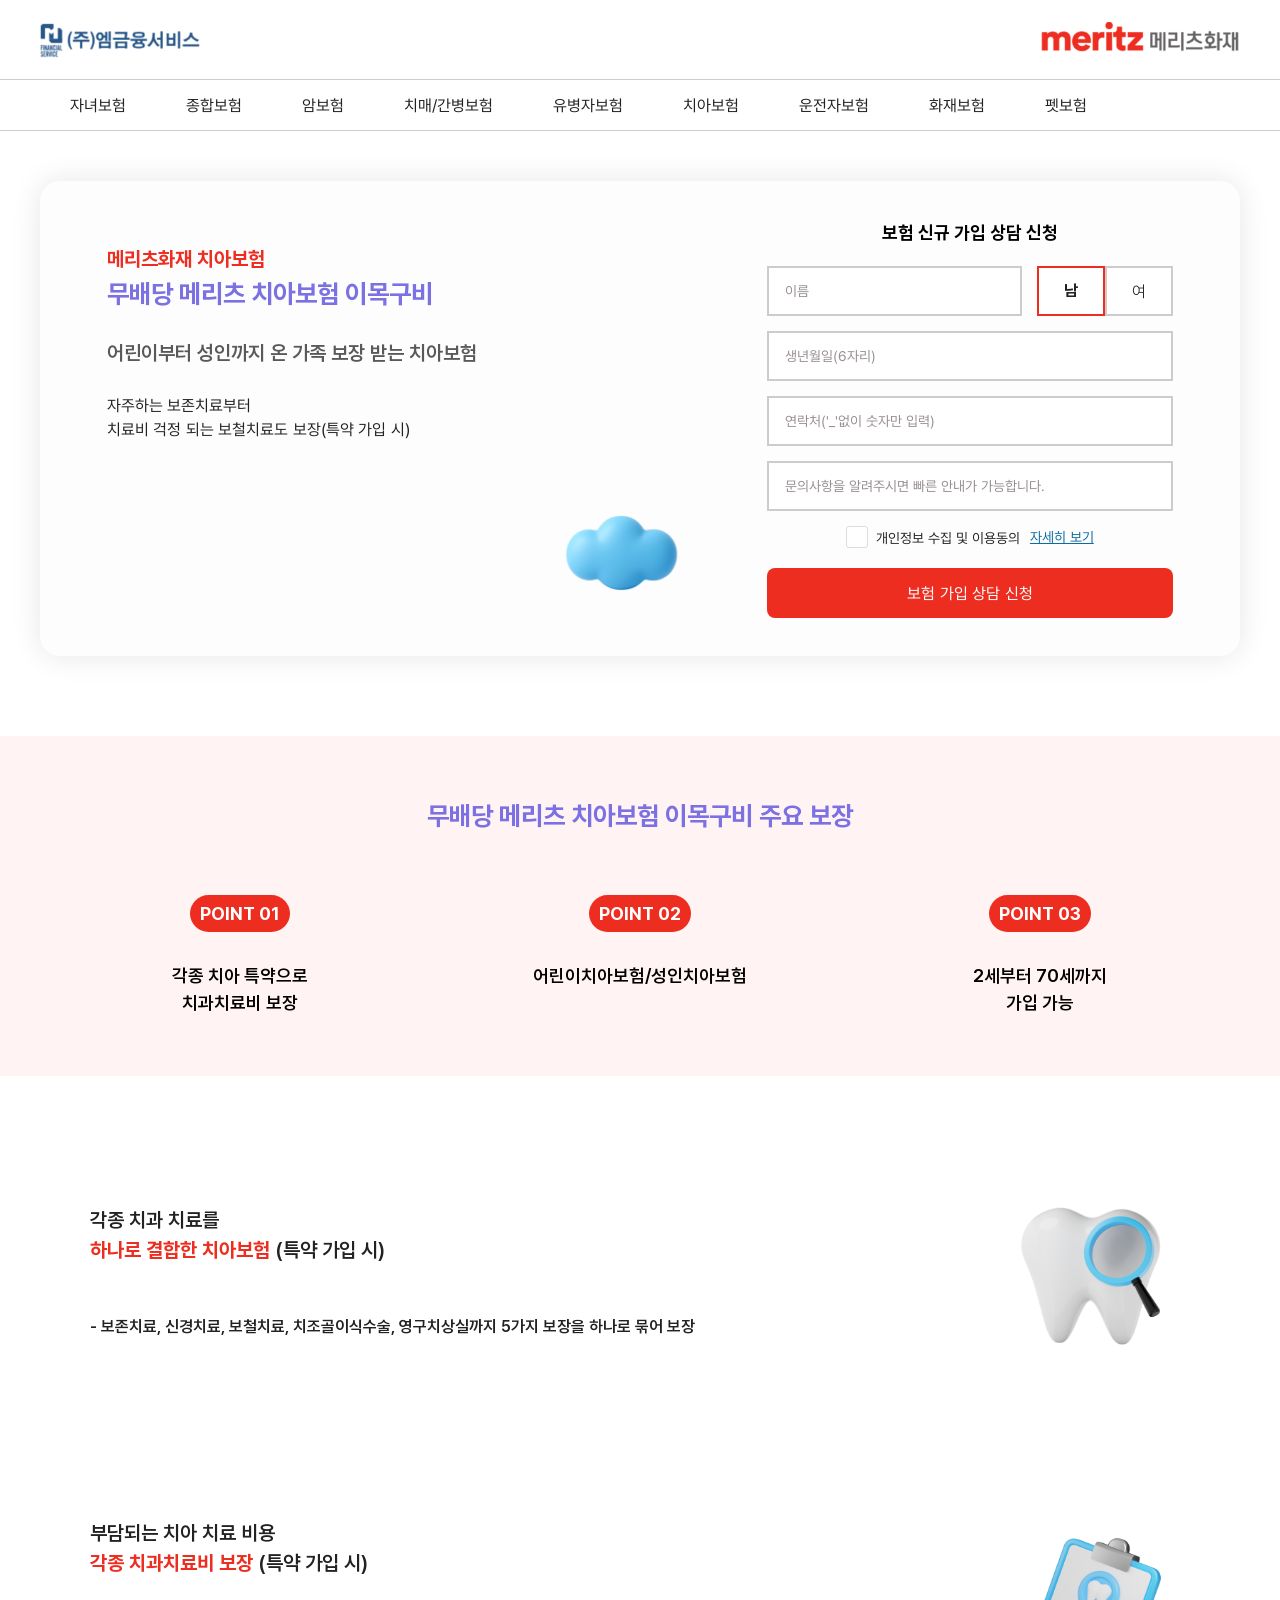
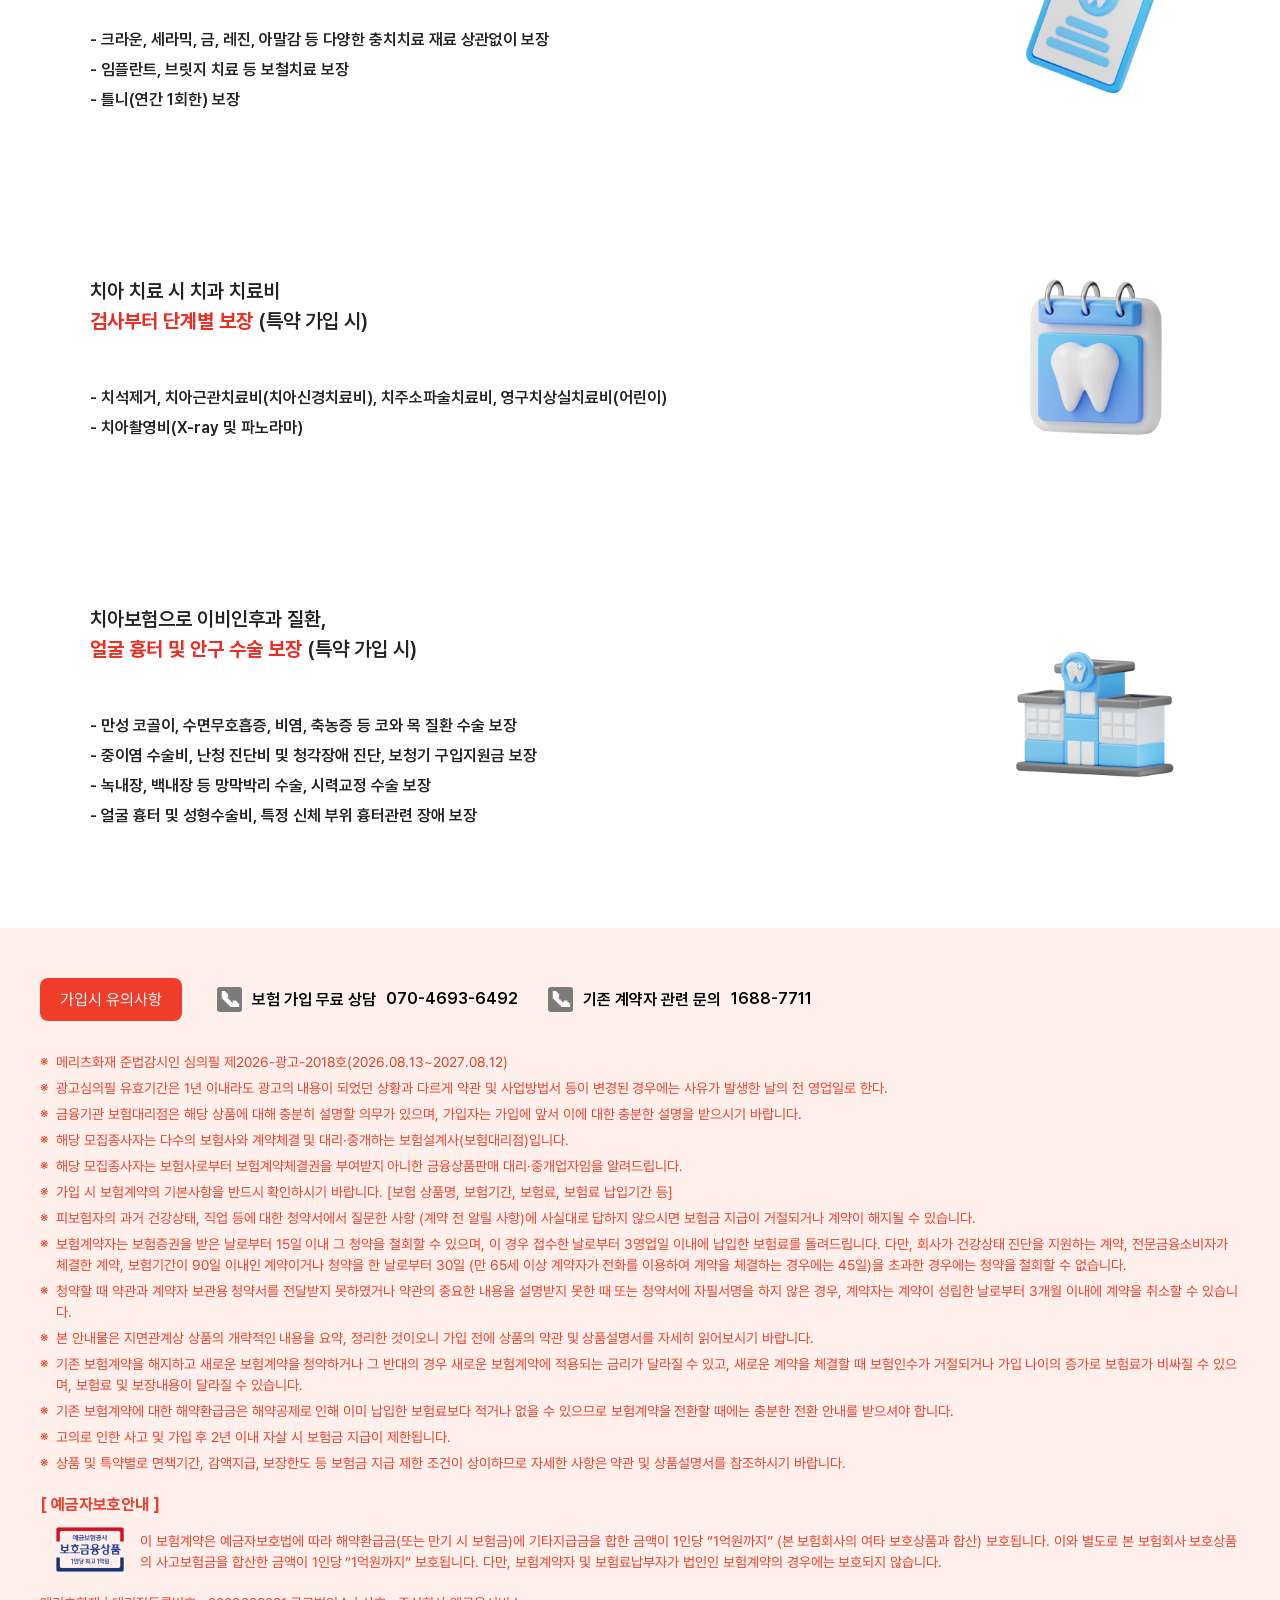
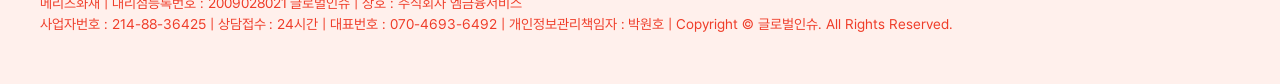
<file: sub/sub_dental.html>
<!DOCTYPE html>
<html lang="ko">

<head>
    <title>>메리츠화재 치아보험 | 어린이·성인 | 치과치료비보험</title>
    <meta name="description"
        content="메리츠화재 치아보험, 치과치료비보험으로 충치치료, 보존치료, 보철치료, 신경치료, 스케일링, 임플란트 등 치과 치료비를 맞춤 보장, 어린이와 성인 치아보험 보험료 견적 설계 및 가입 상담" />
    <meta name="keywords"
        content="메리츠 치아보험, 메리츠화재 치아보험, 메리츠 치과보험, 메르츠치아보험, 메리츠화재치과보험, 메리츠치아, 치아보험, 치과보험, 치아보험메리츠, 치과보험메리츠, 메리츠이목구비, 메리츠치아보험이목구비, 메리츠이목구비치아보험, 이목구비치아보험, 치아보험이목구비" />
    <link rel="canonical" href="https://insure-center.co.kr/dental" />
    <link rel="image_src" href="https://insure-center.co.kr/img/main_img.png">
    <meta name="robots" content="index, follow">
    <meta name="language" content="kr">
    <meta name="title" content=">메리츠화재 치아보험 | 어린이·성인 | 치과치료비보험" />
    <meta name="publisher" content=">메리츠화재 치아보험 | 어린이·성인 | 치과치료비보험" />
    <meta name="Other Agent" content=">메리츠화재 치아보험 | 어린이·성인 | 치과치료비보험" />
    <meta name="Author" content=">메리츠화재 치아보험 | 어린이·성인 | 치과치료비보험" />
    <meta name="subject" content=">메리츠화재 치아보험 | 어린이·성인 | 치과치료비보험" />
    <meta name="location" content="South Korea" />
    <meta itemprop="name" content=">메리츠화재 치아보험 | 어린이·성인 | 치과치료비보험" />
    <meta itemprop="description"
        content="메리츠화재 치아보험, 치과치료비보험으로 충치치료, 보존치료, 보철치료, 신경치료, 스케일링, 임플란트 등 치과 치료비를 맞춤 보장, 어린이와 성인 치아보험 보험료 견적 설계 및 가입 상담" />
    <meta itemprop="image" content="https://insure-center.co.kr/img/main_img.png" />
    <meta property="og:type" content="website" />
    <meta property="og:title" content=">메리츠화재 치아보험 | 어린이·성인 | 치과치료비보험" />
    <meta property="og:site_name" content=">메리츠화재 치아보험 | 어린이·성인 | 치과치료비보험" />
    <meta property="og:description"
        content="메리츠화재 치아보험, 치과치료비보험으로 충치치료, 보존치료, 보철치료, 신경치료, 스케일링, 임플란트 등 치과 치료비를 맞춤 보장, 어린이와 성인 치아보험 보험료 견적 설계 및 가입 상담" />
    <meta property="og:image" content="https://insure-center.co.kr/img/main_img.png" />
    <meta property="og:url" content="https://insure-center.co.kr/dental" />
    <meta property="og:image:width" content="1200" />
    <meta property="og:image:height" content="630" />
    <meta name="twitter:card" content="summary" />
    <meta name="twitter:title" content=">메리츠화재 치아보험 | 어린이·성인 | 치과치료비보험" />
    <meta name="twitter:site" content=">메리츠화재 치아보험 | 어린이·성인 | 치과치료비보험" />
    <meta name="twitter:description"
        content="메리츠화재 치아보험, 치과치료비보험으로 충치치료, 보존치료, 보철치료, 신경치료, 스케일링, 임플란트 등 치과 치료비를 맞춤 보장, 어린이와 성인 치아보험 보험료 견적 설계 및 가입 상담" />
    <meta name="twitter:image" content="https://insure-center.co.kr/img/main_img.png" />
    <meta name="twitter:url" content="https://insure-center.co.kr/dental" />
    <meta name="twitter:image:width" content="1024" />
    <meta name="twitter:image:height" content="512" />
    <meta name="viewport"
        content="width=device-width, height=device-height, initial-scale=1.0, minimum-scale=1.0, maximum-scale=2.0, user-scalable=yes">
        
    <!-- favicon -->
    <link rel="icon" href="favicon.ico">

    <!-- css -->
    <link rel="stylesheet" href="../css/fonts.css">
    <link rel="stylesheet" href="../css/reset.css">
    <link rel="stylesheet" href="../css/style.css">
    <link rel="stylesheet" href="../css/sub.css">
    <link rel="stylesheet" href="../css/aos.css">
    <link rel="stylesheet" href="../css/slick.css">

    <!-- js -->
    <script src="../js/jquery-1.12.4.min.js"></script>
    <script src="../js/slick.min.js"></script>
    <script src="../js/aos.js"></script>
    <script src="../js/sub.js"></script>
    <script src="../js/script.js"></script>

</head>

<body>

    <div id="wrap">

        <!-- 헤더 영역 -->
        <header id="headerWrap">
            <div class="container">
                <div class="headerBox">

                    <!-- 로고 영역 -->
                    <div class="headerTopBox">

                        <div class="headerLogoBox headerLogoBox01">
                            <h1>
                                <a href="../index.html">
                                    <img src="../images/common/logo02.png" alt="(주)엠금융서비스">
                                </a>
                            </h1>
                        </div>

                        <div class="headerLogoBox headerLogoBox02">
                            <h1>
                                <a href="../index.html">
                                    <img src="../images/common/logo.png" alt="메리츠화재">
                                </a>
                            </h1>
                        </div>

                    </div>
                    <!-- //로고 영역 -->

                    <!-- 네비게이션 영역 -->
                    <div class="headerBottomBox">

                        <nav class="headerNav">
                            <ul class="headerMenu">
                                <li>
                                    <a href="#">
                                        자녀보험
                                    </a>

                                    <ul class="headerSubMenu">
                                        <li>
                                            <a href="../sub/sub_baby.html">내Mom같은어린이보험(태아)</a>
                                        </li>
                                        <li>
                                            <a href="../sub/sub_child.html">내Mom같은어린이보험</a>
                                        </li>
                                    </ul>

                                </li>
                                <li>
                                    <a href="#">
                                        종합보험
                                    </a>

                                    <ul class="headerSubMenu">
                                        <li>
                                            <a href="../sub/sub_youth.html">내Mom대로보장보험</a>
                                        </li>
                                        <li>
                                            <a href="../sub/sub_health.html">올바른종합보험</a>
                                        </li>
                                        <li>
                                            <a href="../sub/sub_5105.html">The건강한5.10.5보장보험</a>
                                        </li>
                                    </ul>

                                </li>
                                <li>
                                    <a href="#">
                                        암보험
                                    </a>

                                    <ul class="headerSubMenu">
                                        <li>
                                            <a href="../sub/sub_cancer2.html">또걸려도또받는암보험</a>
                                        </li>
                                    </ul>

                                </li>
                                <li>
                                    <a href="#">
                                        치매/간병보험
                                    </a>

                                    <ul class="headerSubMenu">
                                        <li>
                                            <a href="../sub/sub_care.html">간편한치매간병보험</a>
                                        </li>
                                    </ul>

                                </li>
                                <li>
                                    <a href="#">
                                        유병자보험
                                    </a>

                                    <ul class="headerSubMenu">
                                        <li>
                                            <a href="../sub/sub_simple.html">통합간편건강보험</a>
                                        </li>
                                    </ul>

                                </li>
                                <li>
                                    <a href="#">
                                        치아보험
                                    </a>

                                    <ul class="headerSubMenu">
                                        <li>
                                            <a href="../sub/sub_dental.html">치아보험이목구비</a>
                                        </li>
                                    </ul>

                                </li>
                                <li>
                                    <a href="#">
                                        운전자보험
                                    </a>

                                    <ul class="headerSubMenu">
                                        <li>
                                            <a href="../sub/sub_drive.html">운전자상해종합보험</a>
                                        </li>
                                    </ul>

                                </li>
                                <li>
                                    <a href="#">
                                        화재보험
                                    </a>

                                    <ul class="headerSubMenu">
                                        <li>
                                            <a href="../sub/sub_fire.html">운전자상해종합보험(화재)</a>
                                        </li>
                                    </ul>

                                </li>
                                <li>
                                    <a href="#">
                                        펫보험
                                    </a>

                                    <ul class="headerSubMenu">
                                        <li>
                                            <a href="../sub/sub_pet.html">펫퍼민트</a>
                                        </li>
                                    </ul>

                                </li>
                            </ul>
                        </nav>

                    </div>
                    <!-- //네비게이션 영역 -->

                    <!-- 모바일메뉴 영역 -->
                    <div id="mobileMenuWrap">

                        <button type="button" class="mobileMenuBtn toggleBtn" aria-expanded="false"
                            aria-label="모바일메뉴 열기">
                            <span></span>
                            <span></span>
                            <span></span>
                        </button>

                        <div class="mobileMenuBox">

                            <nav class="mobileMenuNav">
                                <ul class="mobileMenu">
                                    <li>
                                        <a href="#">
                                            자녀보험
                                        </a>

                                        <ul class="mobileSubMenu">
                                            <li>
                                                <a href="../sub/sub_baby.html">내Mom같은어린이보험(태아)</a>
                                            </li>
                                            <li>
                                                <a href="../sub/sub_child.html">내Mom같은어린이보험</a>
                                            </li>
                                        </ul>

                                    </li>
                                    <li>
                                        <a href="#">
                                            종합보험
                                        </a>

                                        <ul class="mobileSubMenu">
                                            <li>
                                                <a href="../sub/sub_youth.html">내Mom대로보장보험</a>
                                            </li>
                                            <li>
                                                <a href="../sub/sub_health.html">올바른종합보험</a>
                                            </li>
                                            <li>
                                                <a href="../sub/sub_5105.html">The건강한5.10.5보장보험</a>
                                            </li>
                                        </ul>

                                    </li>
                                    <li>
                                        <a href="#">
                                            암보험
                                        </a>

                                        <ul class="mobileSubMenu">
                                            <li>
                                                <a href="../sub/sub_cancer2.html">또걸려도또받는암보험</a>
                                            </li>
                                        </ul>

                                    </li>
                                    <li>
                                        <a href="#">
                                            치매/간병보험
                                        </a>

                                        <ul class="mobileSubMenu">
                                            <li>
                                                <a href="../sub/sub_care.html">간편한치매간병보험</a>
                                            </li>
                                        </ul>

                                    </li>
                                    <li>
                                        <a href="#">
                                            유병자보험
                                        </a>

                                        <ul class="mobileSubMenu">
                                            <li>
                                                <a href="../sub/sub_simple.html">통합간편건강보험</a>
                                            </li>
                                        </ul>

                                    </li>
                                    <li>
                                        <a href="#">
                                            치아보험
                                        </a>

                                        <ul class="mobileSubMenu">
                                            <li>
                                                <a href="../sub/sub_dental.html">치아보험이목구비</a>
                                            </li>
                                        </ul>

                                    </li>
                                    <li>
                                        <a href="#">
                                            운전자보험
                                        </a>

                                        <ul class="mobileSubMenu">
                                            <li>
                                                <a href="../sub/sub_drive.html">운전자상해종합보험</a>
                                            </li>
                                        </ul>

                                    </li>
                                    <li>
                                        <a href="#">
                                            화재보험
                                        </a>

                                        <ul class="mobileSubMenu">
                                            <li>
                                                <a href="../sub/sub_fire.html">운전자상해종합보험(화재)</a>
                                            </li>
                                        </ul>

                                    </li>
                                    <li>
                                        <a href="#">
                                            펫보험
                                        </a>

                                        <ul class="mobileSubMenu">
                                            <li>
                                                <a href="../sub/sub_pet.html">펫퍼민트</a>
                                            </li>
                                        </ul>

                                    </li>
                                </ul>
                            </nav>
                        </div>
                    </div>
                    <!-- //모바일메뉴 영역 -->

                </div>
            </div>
        </header>
        <!-- //헤더 영역 -->

        <!-- 메인 영역 -->
        <main id="subWrap">

            <!-- 가입신청 영역 -->
            <section id="formInfoWrap">
                <div class="container">
                    <div class="formInfoBox">

                        <!-- 보험상품 안내 영역 -->
                        <div class="formInfoDescBox">
                            <h2 class="insuranceSlideTitle">
                                메리츠화재 치아보험
                            </h2>

                            <h3 class="insuranceProductName">
                                무배당 메리츠 치아보험 이목구비
                            </h3>

                            <p class="insuranceSlideSummary">
                                어린이부터 성인까지 온 가족 보장 받는 치아보험
                            </p>

                            <p class="insuranceSlideDescription">
                                자주하는 보존치료부터 <br>
                                치료비 걱정 되는 보철치료도 보장(특약 가입 시)
                            </p>

                            <img src="../images/sub/icon09.png" alt="임플란트 치아보험
" class="img">

                        </div>
                        <!-- //보험상품 안내 영역 -->

                        <!-- 폼 영역 -->
                        <div class="formInputBox">

                            <h2>
                                보험 신규 가입 상담 신청
                            </h2>

                            <form action="" method="">

                                <div class="formBox">
                                    <div class="formUserInfoBox">

                                        <!-- 이름 -->
                                        <div class="inputTextBox">
                                            <label for="name" name="name" class="blind">이름</label>
                                            <input type="text" id="name" placeholder="이름">
                                        </div>


                                        <!-- 성별 -->
                                        <div class="genderSelectBox" role="radiogroup" aria-label="성별 선택">

                                            <div class="inputRadioBox">
                                                <input type="radio" name="gender" id="genderMale" value="male"
                                                    class="blind" checked>
                                                <label for="genderMale" class="radioItem">남</label>
                                            </div>

                                            <div class="inputRadioBox">
                                                <input type="radio" name="gender" id="genderFemale" value="female"
                                                    class="blind">
                                                <label for="genderFemale" class="radioItem">여</label>
                                            </div>

                                        </div>

                                    </div>
                                </div>

                                <!-- 생년월일 -->
                                <div class="formBox">
                                    <div class="inputTextBox">
                                        <label for="birthDate" name="birthDate" class="blind">생년월일</label>
                                        <input type="text" id="birthDate" placeholder="생년월일(6자리)">
                                    </div>
                                </div>

                                <!-- 연락처 -->
                                <div class="formBox">
                                    <div class="inputTextBox">
                                        <label for="phone" name="phone" class="blind">연락처</label>
                                        <input type="text" id="phone" placeholder="연락처('_'없이 숫자만 입력)">
                                    </div>
                                </div>

                                <!-- 문의사항 -->
                                <div class="formBox">
                                    <div class="inputTextBox">
                                        <label for="contact" name="contact" class="blind">문의사항</label>
                                        <input type="text" id="contact" placeholder="문의사항을 알려주시면 빠른 안내가 가능합니다.">
                                    </div>
                                </div>

                                <div class="inputCheckBox">
                                    <input type="checkbox" id="agreeChk" name="agreeChk" class="blind">
                                    <label for="agreeChk">개인정보 수집 및 이용동의 </label>
                                    <button type="button" class="detailViewBtn">자세히 보기</button>
                                </div>

                                <button type="submit" class="formBtn">
                                    보험 가입 상담 신청
                                </button>

                            </form>

                        </div>
                        <!-- //폼 영역 -->

                    </div>
                </div>
            </section>
            <!-- //가입신청 영역 -->

            <!-- 보험 주요 보장 영역 -->
            <section id="insuranceCoverageWrap">

                <!-- 보험 주요 보장 안내 영역 -->
                <div class="insuranceCoverageBox">
                    <div class="container">

                        <h3 class="insuranceProductName">
                            무배당 메리츠 치아보험 이목구비 주요 보장
                        </h3>

                        <ol class="insuranceCoverageList">
                            <li class="insuranceCoverageItem">
                                <span class="insuranceCoveragePoint">
                                    POINT 01
                                </span>

                                <p class="insuranceCoverageDescription">
                                    각종 치아 특약으로 <br>
                                    치과치료비 보장
                                </p>
                            </li>

                            <li class="insuranceCoverageItem">
                                <span class="insuranceCoveragePoint">
                                    POINT 02
                                </span>

                                <p class="insuranceCoverageDescription">
                                    어린이치아보험/성인치아보험
                                </p>
                            </li>

                            <li class="insuranceCoverageItem">
                                <span class="insuranceCoveragePoint">
                                    POINT 03
                                </span>

                                <p class="insuranceCoverageDescription">
                                    2세부터 70세까지 <br>
                                    가입 가능
                                </p>
                            </li>
                        </ol>
                    </div>
                </div>
                <!-- 보험 주요 보장 안내 영역 -->

                <!-- 보험 주요 보장 상세 영역 -->
                <div class="insuranceDetailBox">
                    <div class="container">
                        <ul class="insuranceDetailList">
                            <li class="insuranceDetailItem">
                                <div class="insuranceDetailContent">
                                    <h5 class="insuranceDetailTitle">
                                        각종 치과 치료를<br>
                                        <strong>
                                            하나로 결합한 치아보험
                                        </strong>
                                        (특약 가입 시)
                                    </h5>

                                    <ul class="insuranceBenefitList">
                                        <li>
                                            - 보존치료, 신경치료, 보철치료, 치조골이식수술, 영구치상실까지 5가지 보장을 하나로 묶어 보장
                                        </li>
                                    </ul>
                                </div>

                                <div class="insuranceDetailImgBox">
                                    <img src="../images/sub/insurance_img32.png" alt="어린이 치아보험">
                                </div>
                            </li>
                            <li class="insuranceDetailItem">
                                <div class="insuranceDetailContent">
                                    <h5 class="insuranceDetailTitle">
                                        부담되는 치아 치료 비용<br>
                                        <strong>
                                            각종 치과치료비 보장
                                        </strong>
                                        (특약 가입 시)
                                    </h5>

                                    <ul class="insuranceBenefitList">
                                        <li>- 크라운, 세라믹, 금, 레진, 아말감 등 다양한 충치치료 재료 상관없이 보장</li>
                                        <li>- 임플란트, 브릿지 치료 등 보철치료 보장</li>
                                        <li>- 틀니(연간 1회한) 보장</li>
                                    </ul>
                                </div>

                                <div class="insuranceDetailImgBox">
                                    <img src="../images/sub/insurance_img33.png" alt="메리츠 어린이 치아보험">
                                </div>
                            </li>
                            <li class="insuranceDetailItem">
                                <div class="insuranceDetailContent">
                                    <h5 class="insuranceDetailTitle">
                                        치아 치료 시 치과 치료비<br>
                                        <strong>
                                            검사부터 단계별 보장
                                        </strong>
                                        (특약 가입 시)
                                    </h5>

                                    <ul class="insuranceBenefitList">
                                        <li>- 치석제거, 치아근관치료비(치아신경치료비), 치주소파술치료비, 영구치상실치료비(어린이)</li>
                                        <li>- 치아촬영비(X-ray 및 파노라마)</li>
                                    </ul>
                                </div>

                                <div class="insuranceDetailImgBox">
                                    <img src="../images/sub/insurance_img34.png" alt="메리츠화재 어린이치아보험">
                                </div>
                            </li>
                            <li class="insuranceDetailItem">
                                <div class="insuranceDetailContent">
                                    <h5 class="insuranceDetailTitle">
                                        치아보험으로 이비인후과 질환,<br>
                                        <strong>
                                            얼굴 흉터 및 안구 수술 보장
                                        </strong>
                                        (특약 가입 시)
                                    </h5>

                                    <ul class="insuranceBenefitList">
                                        <li>- 만성 코골이, 수면무호흡증, 비염, 축농증 등 코와 목 질환 수술 보장</li>
                                        <li>- 중이염 수술비, 난청 진단비 및 청각장애 진단, 보청기 구입지원금 보장</li>
                                        <li>- 녹내장, 백내장 등 망막박리 수술, 시력교정 수술 보장</li>
                                        <li>- 얼굴 흉터 및 성형수술비, 특정 신체 부위 흉터관련 장애 보장</li>
                                    </ul>
                                </div>

                                <div class="insuranceDetailImgBox">
                                    <img src="../images/sub/insurance_img35.png" alt="메리츠 치아보험 이목구비">
                                </div>
                            </li>
                        </ul>
                    </div>
                </div>
                <!-- //보험 주요 보장 상세 영역 -->

            </section>
            <!-- //보험 주요 보장 영역 -->

        </main>
        <!-- //메인 영역 -->

        <!-- 푸터 영역 -->
        <footer id="footerWrap">
            <div class="container">
                <div class="footerBox">

                    <!-- 상단 영역 -->
                    <div class="footerTopBox">
                        <button type="button" class="footerPopupBtn">
                            가입시 유의사항
                        </button>

                        <div class="footerContactList">

                            <dl class="footerContactItem consultationContact">
                                <dt class="footerContactTitle">보험 가입 무료 상담</dt>
                                <dd class="footerContactNumber">
                                    <a href="tel:070-4693-6492">
                                        070-4693-6492
                                    </a>
                                </dd>
                            </dl>

                            <dl class="footerContactItem contractContact">
                                <dt class="footerContactTitle">기존 계약자 관련 문의</dt>
                                <dd class="footerContactNumber">
                                    <a href="tel:1688-7711">
                                        1688-7711
                                    </a>
                                </dd>
                            </dl>

                        </div>
                    </div>
                    <!-- //상단 영역 -->

                    <!-- 보험상품 안내 및 유의사항 -->
                    <div class="footerNoticeBox">
                        <ul class="footerNoticeList">
                            <li>
                                메리츠화재 준법감시인 심의필 제2026-광고-2018호(2026.08.13~2027.08.12)
                            </li>

                            <li>
                                광고심의필 유효기간은 1년 이내라도 광고의 내용이 되었던 상황과 다르게 약관 및
                                사업방법서 등이 변경된 경우에는 사유가 발생한 날의 전 영업일로 한다.
                            </li>

                            <li>
                                금융기관 보험대리점은 해당 상품에 대해 충분히 설명할 의무가 있으며,
                                가입자는 가입에 앞서 이에 대한 충분한 설명을 받으시기 바랍니다.
                            </li>

                            <li>
                                해당 모집종사자는 다수의 보험사와 계약체결 및 대리·중개하는
                                보험설계사(보험대리점)입니다.
                            </li>

                            <li>
                                해당 모집종사자는 보험사로부터 보험계약체결권을 부여받지 아니한
                                금융상품판매 대리·중개업자임을 알려드립니다.
                            </li>

                            <li>
                                가입 시 보험계약의 기본사항을 반드시 확인하시기 바랍니다.
                                [보험 상품명, 보험기간, 보험료, 보험료 납입기간 등]
                            </li>

                            <li>
                                피보험자의 과거 건강상태, 직업 등에 대한 청약서에서 질문한 사항
                                (계약 전 알릴 사항)에 사실대로 답하지 않으시면 보험금 지급이 거절되거나
                                계약이 해지될 수 있습니다.
                            </li>

                            <li>
                                보험계약자는 보험증권을 받은 날로부터 15일 이내 그 청약을 철회할 수 있으며,
                                이 경우 접수한 날로부터 3영업일 이내에 납입한 보험료를 돌려드립니다.
                                다만, 회사가 건강상태 진단을 지원하는 계약, 전문금융소비자가 체결한 계약,
                                보험기간이 90일 이내인 계약이거나 청약을 한 날로부터 30일
                                (만 65세 이상 계약자가 전화를 이용하여 계약을 체결하는 경우에는 45일)을
                                초과한 경우에는 청약을 철회할 수 없습니다.
                            </li>

                            <li>
                                청약할 때 약관과 계약자 보관용 청약서를 전달받지 못하였거나
                                약관의 중요한 내용을 설명받지 못한 때 또는 청약서에 자필서명을 하지 않은 경우,
                                계약자는 계약이 성립한 날로부터 3개월 이내에 계약을 취소할 수 있습니다.
                            </li>

                            <li>
                                본 안내물은 지면관계상 상품의 개략적인 내용을 요약, 정리한 것이오니
                                가입 전에 상품의 약관 및 상품설명서를 자세히 읽어보시기 바랍니다.
                            </li>

                            <li>
                                기존 보험계약을 해지하고 새로운 보험계약을 청약하거나 그 반대의 경우
                                새로운 보험계약에 적용되는 금리가 달라질 수 있고, 새로운 계약을 체결할 때
                                보험인수가 거절되거나 가입 나이의 증가로 보험료가 비싸질 수 있으며,
                                보험료 및 보장내용이 달라질 수 있습니다.
                            </li>

                            <li>
                                기존 보험계약에 대한 해약환급금은 해약공제로 인해 이미 납입한 보험료보다
                                적거나 없을 수 있으므로 보험계약을 전환할 때에는 충분한 전환 안내를
                                받으셔야 합니다.
                            </li>

                            <li>
                                고의로 인한 사고 및 가입 후 2년 이내 자살 시 보험금 지급이 제한됩니다.
                            </li>

                            <li>
                                상품 및 특약별로 면책기간, 감액지급, 보장한도 등 보험금 지급 제한 조건이
                                상이하므로 자세한 사항은 약관 및 상품설명서를 참조하시기 바랍니다.
                            </li>
                        </ul>

                        <div class="insuranceDepositBox">
                            <h3 class="insuranceDepositTitle">
                                [ 예금자보호안내 ]
                            </h3>
                            <div class="insuranceDepositText">
                                <img src="../images/common/product_info_img.png" alt="예금보험공사 보호금융상품 1인창 최고 1억원">
                                <p>
                                    이 보험계약은 예금자보호법에 따라 해약환급금(또는 만기 시 보험금)에
                                    기타지급금을 합한 금액이 1인당 “1억원까지”
                                    (본 보험회사의 여타 보호상품과 합산) 보호됩니다.
                                    이와 별도로 본 보험회사 보호상품의 사고보험금을 합산한 금액이
                                    1인당 “1억원까지” 보호됩니다. 다만, 보험계약자 및 보험료납부자가
                                    법인인 보험계약의 경우에는 보호되지 않습니다.
                                </p>
                            </div>
                        </div>

                    </div>
                    <!-- //보험상품 안내 및 유의사항 -->

                    <!-- 회사 정보 영역 -->
                    <div class="footerCompanyBox">

                        <!-- 회사 정보 -->
                        <div class="footerCompanyInfo">
                            <p>
                                메리츠화재 | 대리점등록번호 : 2009028021 글로벌인슈 | 상호 : 주식회사 엠금융서비스 <br>
                                사업자번호 : 214-88-36425 | 상담접수 : 24시간
                                | 대표번호 : 070-4693-6492 | 개인정보관리책임자 : 박원호 | Copyright © 글로벌인슈. All Rights Reserved.
                            </p>
                        </div>
                        <!-- //회사 정보 영역 -->

                    </div>
                </div>
        </footer>
        <!-- //푸터 영역 -->

    </div>
    <!-- //wrap -->

    <!-- 개인정보 수집 및 이용동의 팝업 -->
    <div id="privacyPolicyPopup" class="commonPopupWrap">
        <div class="popupBox">

            <!-- 팝업 내용 -->
            <div class="popupContent">
                <div class="privacyPolicyBox">

                    <h2 id="privacyPopupTitle" class="popupContentTitle privacyPolicyTitle">
                        개인(신용)정보의 수집·이용에 관한 사항
                    </h2>

                    <p class="privacyPolicyIntro">
                        귀하가 금융상품 소개 등을 위하여 본인의 개인(신용)정보를 수집·이용하고자 하는
                        경우에는 [개인정보보호법] 제15조 및 제22조, [신용정보의 이용 및 보호에 관한 법률]
                        제32조 및 제33조에 따라 동의를 얻어야 합니다. 이에 본인은 귀사가 아래의 내용과
                        같이 영업목적으로 본인의 개인(신용)정보를 수집·이용하는 데 동의합니다.
                    </p>

                    <div class="privacyPolicyList">

                        <div class="privacyPolicyItem">
                            <h3 class="privacyPolicyItemTitle">
                                1. 개인정보의 수집·이용 목적
                            </h3>

                            <ul class="privacyPolicySubList">
                                <li>
                                    서비스 이용에 따른 본인 식별 절차 및 개인 맞춤 서비스 제공
                                </li>

                                <li>
                                    보험상품, 서비스 소개 및 판매, 사은·판촉행사 안내
                                    (전화, SMS 포함)
                                </li>

                                <li>
                                    고지사항 전달, 본인 의사 확인, 불만 처리 등 원활한 보험 관련
                                    의사소통 경로의 확보
                                </li>
                            </ul>
                        </div>

                        <div class="privacyPolicyItem">
                            <h3 class="privacyPolicyItemTitle">
                                2. 수집·이용할 개인(신용)정보의 내용
                            </h3>

                            <p class="privacyPolicyText">
                                성명, 생년월일, 성별, 연락처
                            </p>
                        </div>

                        <div class="privacyPolicyItem">
                            <h3 class="privacyPolicyItemTitle">
                                3. 개인(신용)정보의 보유·이용 기간
                            </h3>

                            <p class="privacyPolicyText">
                                수집·이용 동의일로부터 고객님의 동의 철회 시까지 보관하며,
                                1544-1683으로 전화하시면 철회할 수 있습니다.
                                (단, 최대 3년)
                            </p>
                        </div>

                        <div class="privacyPolicyItem">
                            <h3 class="privacyPolicyItemTitle">
                                4. 개인정보 수집에 동의하지 않는 경우
                            </h3>

                            <p class="privacyPolicyText">
                                이용자는 개인정보 수집 동의를 거부할 권리가 있으며,
                                이에 대한 동의를 하지 않은 경우에는 보험설계 및 상담 서비스 제공이
                                제한됩니다.
                            </p>
                        </div>

                        <div class="privacyPolicyItem">
                            <h3 class="privacyPolicyItemTitle">
                                5. 수집자
                            </h3>

                            <p class="privacyPolicyText">
                                ㈜엠금융서비스
                            </p>
                        </div>

                    </div>

                    <ul class="privacyPolicyNoticeList">
                        <li>
                            정보 동의 시 계약상담 및 가입설계를 위해 최소한의 정보만
                            수집·이용·조회하게 되며, 본 동의를 거부하시는 경우 보험계약 상담 등
                            정상적인 서비스 제공이 불가능할 수 있습니다.
                        </li>

                        <li>
                            이 동의서는 계약의 갱신 등으로 변경되는 경우에도 유효합니다.
                        </li>
                    </ul>

                    <div class="marketingOptOutBox">
                        <h3 class="marketingOptOutTitle">
                            상품권유 중지청구(Do-Not Call)
                        </h3>

                        <ul class="marketingOptOutList">
                            <li>
                                개인(신용)정보 제공 및 이용에 동의한 이후에도 전화[1544-1683],
                                서면 등을 통해 언제든지 마케팅 활동에 대한 중지를 요청할 수 있습니다.
                            </li>

                            <li>
                                현 개인정보 수집·이용에 관한 사항의 내용에 추가, 삭제, 수정이 있을 시에는
                                개정 최소 7일 전부터 회사 인터넷 홈페이지 등을 통해 고지하겠습니다.
                            </li>
                        </ul>
                    </div>

                </div>
            </div>
            <!-- //팝업 내용 -->

            <!-- 팝업 닫기 -->
            <button type="button" class="popupCloseBtn" aria-label="팝업 닫기"></button>

        </div>
    </div>
    <!-- //개인정보 수집 및 이용동의 팝업 -->

    <!-- 보험가입 전 유의사항 팝업 -->
    <div id="insuranceNoticePopup" class="commonPopupWrap">
        <div class="popupBox">

            <!-- 팝업 내용 -->
            <div class="popupContent">
                <div class="insuranceNoticeBox">

                    <!-- 보험가입 전 유의사항 -->
                    <div class="insuranceNoticeSection">
                        <h2 id="insuranceNoticeTitle" class="popupContentTitle">
                            보험가입 전 유의사항
                        </h2>

                        <ul class="insuranceNoticeList">
                            <li>
                                (주)엠금융서비스 보험대리점은 소비자에게 해당 상품에 대해 충분히
                                설명해야 하며, 보험계약자는 본 상품 가입에 앞서 이에 대한 충분한
                                설명을 받으시기 바랍니다.
                            </li>

                            <li>
                                (주)엠금융서비스 보험대리점은 다수의 보험사와 계약 체결 및
                                대리·중개하는 보험설계사(보험대리점)이며, 보험사로부터
                                보험계약체결권을 부여받지 아니한 금융상품판매 대리·중개업자임을
                                알려드립니다.
                            </li>

                            <li>
                                보험계약자가 기존 보험계약을 해지하고 새로운 보험계약을 체결하는
                                경우, 보험인수가 거절되거나 보험료가 인상될 수 있으며,
                                보장내용(면책기간 재적용 등)이 달라질 수 있습니다.
                            </li>

                            <li>
                                가입 시 보험 상품명, 보험기간, 갱신기간, 납입기간, 보험료,
                                면책기간, 감액기간 등 기본사항을 반드시 확인하시기 바랍니다.
                            </li>

                            <li>
                                보험기간 중에 발생한 사고 및 질병에 한하여 보상하며,
                                보상받을 수 있는 경우와 보상받을 수 없는 경우를 확인하셔야 합니다.
                            </li>

                            <li>
                                지급한도, 면책사항 등에 따라 보험금 지급이 제한될 수 있습니다.
                                또한 상해담보의 경우 암벽등반, 스카이다이빙 등 직업, 직무,
                                동호회 활동 중 발생한 사고는 보상하지 않습니다.
                            </li>

                            <li>
                                보험계약 청약 시 기재사항을 사실대로 빠짐없이 작성하고
                                자필 서명하셔야 합니다.
                            </li>

                            <li>
                                질병이나 상해에 대한 위험 보장을 주목적으로 하는 보장성보험이며,
                                저축 또는 연금수령을 목적으로 가입하시기에 적합하지 않습니다.
                            </li>

                            <li>
                                갱신형 상품은 별도의 의사 표시가 없으면 보험기간 만기 시 계약이
                                갱신될 수 있으며, 갱신 시 보험료가 인상될 수 있습니다.
                            </li>

                            <li>
                                보험계약 체결 전 상품설명서 및 약관을 반드시 읽어보시기 바랍니다.
                            </li>
                        </ul>
                    </div>
                    <!-- //보험가입 전 유의사항 -->

                    <!-- 예금자 보호안내 -->
                    <div class="insuranceDepositBox">
                        <h3 class="insuranceDepositTitle">
                            [ 예금자보호안내 ]
                        </h3>
                        <div class="insuranceDepositText">
                            <img src="../images/common/product_info_img.png" alt="예금보험공사 보호금융상품 1인창 최고 1억원">
                            <p>
                                이 보험계약은 예금자보호법에 따라 해약환급금(또는 만기 시 보험금)에
                                기타지급금을 합한 금액이 1인당 “1억원까지”
                                (본 보험회사의 여타 보호상품과 합산) 보호됩니다.
                                이와 별도로 본 보험회사 보호상품의 사고보험금을 합산한 금액이
                                1인당 “1억원까지” 보호됩니다. 다만, 보험계약자 및 보험료납부자가
                                법인인 보험계약의 경우에는 보호되지 않습니다.
                            </p>
                        </div>
                    </div>

                    <!-- 보험계약 체결 전 유의사항 -->
                    <div class="insuranceNoticeSection">
                        <h3 class="insuranceNoticeSectionTitle">
                            보험계약 체결 전 유의사항
                        </h3>

                        <p class="insuranceNoticeText">
                            보험계약자 또는 피보험자께서는 보험계약 체결 전에 보험상품명,
                            보험기간, 보험료, 보험료납입기간, 피보험자 등의 계약내용을 반드시
                            확인하시고 해당 상품의 가입설명서 및 보험약관 내용을 반드시
                            읽어보시기 바랍니다.
                        </p>
                    </div>
                    <!-- //보험계약 체결 전 유의사항 -->

                    <!-- 보험계약 해지 후 다른 보험계약 시 유의사항 -->
                    <div class="insuranceNoticeSection">
                        <h3 class="insuranceNoticeSectionTitle">
                            보험계약 해지 후 다른 보험계약 시 유의사항
                        </h3>

                        <p class="insuranceNoticeText">
                            보험계약자 또는 피보험자께서는 기존에 체결되어 있던 보험계약을
                            해지하고 새로운 보험계약을 체결하는 경우 질병이력, 연령증가 등으로
                            가입이 거절되거나 보험료가 인상될 수 있으며, 가입 상품에 따라
                            새로운 면책기간 적용 및 보장 제한 등 기타 불이익이 발생할 수 있습니다.
                        </p>
                    </div>
                    <!-- //보험계약 해지 후 다른 보험계약 시 유의사항 -->

                    <!-- 보험계약 전 알릴 의무 -->
                    <div class="insuranceNoticeSection">
                        <h3 class="insuranceNoticeSectionTitle">
                            보험계약 전 알릴 의무
                        </h3>

                        <p class="insuranceNoticeText">
                            “계약 전 알릴 의무사항”은 회사가 보험계약의 청약을 인수하는 데
                            필요한 자료이므로 보험계약자 및 피보험자는 사실대로 알려야 합니다.
                            위 사항에 대하여 만약 사실대로 알리지 않거나 사실과 다르게 알린
                            경우에는 보험가입이 거절될 수 있으며, 특히 그 내용이 [중요한 사항]에
                            해당하는 경우에는 보험계약자 또는 피보험자의 의사와 관계없이
                            보험약관상 [계약 전 알릴 의무 위반의 효과] 조항에 의해 계약이
                            해지되거나 보장이 제한될 수 있습니다.
                        </p>

                        <p class="insuranceNoticeText">
                            보험설계사는 계약 전 알릴 의무사항에 대한 수령권한이 없으므로
                            과거의 진단 또는 치료 사실 등 중요한 내용을 청약서에 기재하지 않고
                            보험설계사에게 구두로만 알린 경우에는 계약 전 알릴 의무를 이행한
                            것으로 인정되지 않아, 향후 계약이 해지되거나 보험금을 지급받지
                            못할 수 있습니다.
                        </p>
                    </div>
                    <!-- //보험계약 전 알릴 의무 -->

                    <!-- 보험계약 후 알릴 의무 -->
                    <div class="insuranceNoticeSection">
                        <h3 class="insuranceNoticeSectionTitle">
                            보험계약 후 알릴 의무
                        </h3>

                        <p class="insuranceNoticeText">
                            보험계약자 등은 피보험자의 직업·직무 변경 등이 발생한 경우 지체 없이
                            보험회사에 알려야 하며, 이를 알리지 않은 경우 계약 해지 등 알릴 의무
                            위반에 따른 불이익이 발생할 수 있습니다.
                        </p>
                    </div>
                    <!-- //보험계약 후 알릴 의무 -->

                    <!-- 부활 -->
                    <div class="insuranceNoticeSection">
                        <h3 class="insuranceNoticeSectionTitle">
                            부활(효력회복)
                        </h3>

                        <p class="insuranceNoticeText">
                            계약자 또는 피보험자는 보험기간 중에 피보험자가 그 직업 또는 직무를
                            변경(자가용 운전자가 영업용 운전자로 직업 또는 직무를 변경하는 등의
                            경우를 포함합니다)하거나 이륜자동차 또는 원동기장치자전거
                            (전동퀵보드, 전동휠 등 전동기로 작동하는 개인형 이동장치를 포함하여
                            장애인 또는 교통약자가 사용하는 보행보조용 의자차인 전동휠체어,
                            의료용 스쿠터 등은 제외합니다)를 계속적으로 사용
                            (직업, 직무 또는 동호회 활동과 출퇴근 용도 등으로 주로 사용하는
                            경우에 한함)하게 된 경우에는 지체 없이 회사에 알려야 합니다.
                        </p>

                        <p class="insuranceNoticeText">
                            이에 따라 위험이 감소된 경우에는 회사는 그 차액보험료를 돌려드리며,
                            계약자 또는 피보험자의 고의 또는 중대한 과실로 위험이 증가된 경우에는
                            통지를 받은 날부터 1개월 이내에 보험료의 증액을 청구하거나 계약을
                            해지할 수 있습니다.
                        </p>

                        <p class="insuranceNoticeText">
                            계약자 또는 피보험자가 고의 또는 중대한 과실로 직업 또는 직무의
                            변경 사실을 회사에 알리지 않은 경우 변경 후 요율이 변경 전 요율보다
                            높을 때에는 회사는 동 사실을 안 날부터 1개월 이내에 계약자 또는
                            피보험자에게 보험료의 증액을 청구하거나 계약을 해지할 수 있습니다.
                            또한 보험사고가 발생한 경우 보험금의 지급이 제한될 수 있습니다.
                        </p>
                    </div>
                    <!-- //부활 -->

                    <!-- 자동갱신 특약 관련사항 -->
                    <div class="insuranceNoticeSection">
                        <h3 class="insuranceNoticeSectionTitle">
                            자동갱신 특약 관련사항
                        </h3>

                        <p class="insuranceNoticeText">
                            갱신형 특별약관의 만기일 전일까지 계약자의 별도 의사표시가 없는 한
                            자동갱신되며, 이때 보험료는 인상될 수 있습니다.
                        </p>
                    </div>
                    <!-- //자동갱신 특약 관련사항 -->

                    <!-- 자필서명 -->
                    <div class="insuranceNoticeSection">
                        <h3 class="insuranceNoticeSectionTitle">
                            자필서명
                        </h3>

                        <p class="insuranceNoticeText">
                            보험계약자와 피보험자가 자필서명을 하지 않으신 경우에는 보장을 받지
                            못할 수 있습니다. 다만, 전화를 이용하여 가입할 때 일정 요건이
                            충족되면 자필서명을 생략할 수 있으며, 인터넷을 이용한 사이버몰에서는
                            전자서명으로 대체할 수 있습니다.
                        </p>
                    </div>
                    <!-- //자필서명 -->

                    <!-- 청약철회 -->
                    <div class="insuranceNoticeSection">
                        <h3 class="insuranceNoticeSectionTitle">
                            청약철회
                        </h3>

                        <p class="insuranceNoticeText">
                            일반금융소비자인 계약자는 「금융소비자 보호에 관한 법률」 제46조,
                            동법 시행령 제37조, 동법 감독규정 제30조에서 정하는 바에 따라
                            보험증권을 받은 날부터 15일 이내
                            (청약을 한 날부터 30일 이내에 한하며, 만 65세 이상 계약자가 전화를
                            이용하여 체결한 계약은 45일)에 청약을 철회할 수 있으며,
                            이 경우 철회를 접수한 날부터 3영업일 이내에 보험료를 돌려드립니다.
                        </p>

                        <p class="insuranceNoticeText">
                            다만, 회사가 건강상태 진단을 지원하는 계약, 보장기간이 90일 이내인
                            계약 또는 전문금융소비자가 체결한 계약은 청약을 철회할 수 없습니다.
                        </p>
                    </div>
                    <!-- //청약철회 -->

                    <!-- 개인정보를 보호받을 권리 -->
                    <div class="insuranceNoticeSection">
                        <h3 class="insuranceNoticeSectionTitle">
                            개인정보를 보호받을 권리
                        </h3>

                        <p class="insuranceNoticeText">
                            보험계약자는 법에서 정한 경우를 제외하고 본인의 동의 없이 본인의
                            개인정보가 제3자에게 제공 또는 이용되지 않을 권리가 있습니다.
                        </p>
                    </div>
                    <!-- //개인정보를 보호받을 권리 -->

                    <!-- 비례보상 -->
                    <div class="insuranceNoticeSection">
                        <h3 class="insuranceNoticeSectionTitle">
                            비례보상
                        </h3>

                        <p class="insuranceNoticeText">
                            실손의료보장, 배상책임 관련 보장 등 해당 담보를 보장하는 다수의
                            보험계약이 체결되어 있는 경우, 2개 이상의 보험에 가입하더라도
                            그 계약과 보험금을 분담하여 비례보상되므로 유사한 보험가입 여부 및
                            보상한도를 반드시 확인하시기 바랍니다.
                        </p>
                    </div>
                    <!-- //비례보상 -->

                    <!-- 품질보증제도 -->
                    <div class="insuranceNoticeSection">
                        <h3 class="insuranceNoticeSectionTitle">
                            품질보증제도
                        </h3>

                        <p class="insuranceNoticeText">
                            회사가 보험약관 및 계약자 보관용 청약서를 청약할 때 보험계약자에게
                            전달하지 않거나 약관의 중요한 내용을 설명하지 않은 때 또는 계약을
                            체결할 때 계약자가 청약서에 자필서명
                            (날인 및 전자서명법 제2조 제2호에 따른 전자서명을 포함합니다)을
                            하지 않은 때(전화를 이용하여 계약을 체결하는 경우 자필서명을
                            생략할 수 있음)에는 계약자는 계약이 성립한 날부터 3개월 이내에
                            계약을 취소할 수 있습니다.
                        </p>

                        <p class="insuranceNoticeText">
                            이 경우 회사는 계약자에게 이미 납입한 보험료를 돌려드리며,
                            보험료를 받은 기간에 대하여 보험계약대출이율을 연 단위 복리로
                            계산한 금액을 더하여 지급합니다.
                        </p>
                    </div>
                    <!-- //품질보증제도 -->

                    <!-- 위법계약을 해지할 수 있는 권리 -->
                    <div class="insuranceNoticeSection">
                        <h3 class="insuranceNoticeSectionTitle">
                            위법계약을 해지할 수 있는 권리
                        </h3>

                        <p class="insuranceNoticeText">
                            계약자는 보험회사가 「금융소비자 보호에 관한 법률」 제17조 내지
                            제21조를 위반하여 계약을 체결한 경우, 동법 제47조
                            (위법계약의 해지) 제1항, 동법 시행령 제38조 및 동법 감독규정
                            제31조에서 정하는 바에 따라 계약체결일부터 5년을 초과하지 않는
                            범위 내에서 계약체결에 대한 회사의 위반사항을 안 날부터 1년 이내에
                            서면 등으로 해당 계약의 해지를 요구할 수 있습니다.
                        </p>

                        <p class="insuranceNoticeText">
                            이때 계약자는 해지요구서에 위반 사실을 증명하는 서류를 첨부하여
                            보험사에 제출하여야 합니다. 이 경우 보험사에 해지를 요구하신 날부터
                            10일 이내에 수락 여부를 통지
                            (거절할 때에는 거절 사유를 함께 포함하여 통지)받으실 수 있습니다.
                        </p>

                        <p class="insuranceNoticeText">
                            다만, 법률에 따라 가입 의무가 부과되고 그 해제·해지도 해당 법률에
                            따라 가능한 보장성 상품에 대해 계약의 해지를 요구하려는 경우에는
                            동종의 다른 보험에 가입되어 있어야 합니다.
                        </p>
                    </div>
                    <!-- //위법계약을 해지할 수 있는 권리 -->

                    <!-- 해약환급금 안내 -->
                    <div class="insuranceNoticeSection">
                        <h3 class="insuranceNoticeSectionTitle">
                            해약환급금이 납입한 보험료보다 적거나 없을 수 있는 이유
                        </h3>

                        <p class="insuranceNoticeText">
                            보험계약자는 계약을 해지할 수 있으며, 중도 해지 시 지급되는
                            해약환급금은 납입한 보험료보다 적거나 없을 수 있습니다.
                            그 이유는 납입한 보험료 중 위험보장을 위한 보험료, 사업비 및
                            특약보험료를 차감한 후 운용·적립되고, 해지 시에는 계약자적립액에서
                            이미 지출한 사업비 해당액을 차감하는 경우가 있기 때문입니다.
                        </p>
                    </div>
                    <!-- //해약환급금 안내 -->

                    <!-- 보험금을 지급하지 않는 사유 -->
                    <div class="insuranceNoticeSection">
                        <h3 class="insuranceNoticeSectionTitle">
                            보험금을 지급하지 않는 사유
                        </h3>

                        <p class="insuranceNoticeText">
                            회사는 다음 중 어느 한 가지로 보험금 지급사유가 발생한 때에는
                            보험금을 지급하지 않습니다.
                        </p>

                        <ul class="insuranceNoticeList insuranceNoticeDashList">
                            <li>
                                피보험자가 고의로 자신을 해친 경우. 다만, 피보험자가 심신상실
                                등으로 자유로운 의사결정을 할 수 없는 상태에서 자신을 해친
                                경우에는 보험금을 지급하여 드립니다.
                            </li>

                            <li>
                                보험수익자가 고의로 피보험자를 해친 경우. 다만, 그 보험수익자가
                                일부 보험수익자인 경우에는 다른 보험수익자에 대한 보험금은
                                지급합니다.
                            </li>

                            <li>
                                계약자가 고의로 피보험자를 해친 경우
                            </li>

                            <li>
                                피보험자의 임신, 출산(제왕절개 포함), 산후기. 그러나 회사가
                                보장하는 보험금 지급사유로 인한 경우에는 보험금을 지급해드립니다.
                            </li>

                            <li>
                                전쟁, 외국의 무력행사, 혁명, 내란, 사변, 폭동
                            </li>
                        </ul>
                    </div>
                    <!-- //보험금을 지급하지 않는 사유 -->

                    <!-- 모집질서 확립 및 신고센터 -->
                    <div class="insuranceNoticeSection">
                        <h3 class="insuranceNoticeSectionTitle">
                            모집질서 확립 및 신고센터 안내
                        </h3>

                        <p class="insuranceNoticeText">
                            특별이익 제공 등 법질서 문란행위는 금융감독원으로부터 제재를 받을
                            수 있습니다.
                        </p>

                        <p class="insuranceNoticeText">
                            금융감독원 민원상담 전화 : 국번 없이 1332 /
                            인터넷 :
                            <a href="https://www.fss.or.kr" target="_blank" rel="noopener noreferrer">
                                www.fss.or.kr
                            </a>
                        </p>
                    </div>
                    <!-- //모집질서 확립 및 신고센터 -->

                    <!-- 분쟁조정절차 -->
                    <div class="insuranceNoticeSection">
                        <h3 class="insuranceNoticeSectionTitle">
                            분쟁조정절차에 관한 사항
                        </h3>

                        <p class="insuranceNoticeText">
                            이 보험계약과 관련하여 의문사항 또는 불만(민원)이 있을 경우
                            해당 모집자나 생명보험협회 상담센터(02-2262-6600)에 문의할 수
                            있습니다.
                        </p>

                        <p class="insuranceNoticeText">
                            또한 분쟁이 발생한 경우 금융감독원
                            (국번 없이 1332,
                            <a href="https://www.fss.or.kr" target="_blank" rel="noopener noreferrer">
                                www.fss.or.kr
                            </a>),
                            한국소비자원(국번 없이 1372) 등에 도움을 요청할 수 있습니다.
                            다만, 분쟁조정의 신청 이후 또는 조정신청 사건의 처리절차 진행 중에
                            일방 당사자가 소를 제기한 경우에는 그 조정의 처리를 중지하고
                            이를 당사자 쌍방에게 통보합니다.
                        </p>
                    </div>
                    <!-- //분쟁조정절차 -->

                    <!-- 금융감독원 보험범죄 신고센터 -->
                    <div class="insuranceNoticeSection">
                        <h3 class="insuranceNoticeSectionTitle">
                            금융감독원 보험범죄 신고센터 안내
                        </h3>

                        <p class="insuranceNoticeText">
                            보험사기방지 특별법 제8조(보험사기죄)에 의거 10년 이하의 징역 또는
                            5천만원 이하의 벌금에 처해집니다.
                        </p>

                        <p class="insuranceNoticeText">
                            금융감독원 민원상담 전화 : 국번 없이 1332 /
                            <a href="https://www.fss.or.kr" target="_blank" rel="noopener noreferrer">
                                www.fss.or.kr
                            </a>
                        </p>
                    </div>
                    <!-- //금융감독원 보험범죄 신고센터 -->

                    <!-- 승환계약 불이익사항 -->
                    <div class="insuranceNoticeSection">
                        <h3 class="insuranceNoticeSectionTitle">
                            승환계약 불이익사항 안내
                        </h3>

                        <p class="insuranceNoticeText">
                            보험계약자가 기존 보험계약을 해지하고 새로운 보험계약을 체결하는
                            과정에서 다음과 같은 불이익이 발생할 수 있습니다.
                        </p>

                        <ol class="insuranceNoticeNumberList">
                            <li>
                                <span>①</span>
                                질병이력, 연령증가 등으로 가입이 거절되거나 보험료가
                                인상될 수 있습니다.
                            </li>

                            <li>
                                <span>②</span>
                                가입 상품에 따라 새로운 면책기간 적용 및 보장 제한 등
                                기타 불이익이 발생할 수 있습니다.
                            </li>
                        </ol>
                    </div>
                    <!-- //승환계약 불이익사항 -->

                    <!-- 기타 안내사항 -->
                    <div class="insuranceNoticeSection">
                        <ul class="insuranceNoticeList insuranceNoticeDotList">
                            <li>
                                자료 중 약관은 특정 보험회사의 약관을 참조했으며,
                                일부 내용은 보험회사 및 상품별로 상이할 수 있습니다.
                            </li>

                            <li>
                                회사별, 상품별, 성별, 연령, 직업에 따라 담보내용,
                                가입 가능한 담보와 가입금액은 상이하며, 회사가 정하는 기준에
                                따라 가입이 제한되거나 가입이 불가능할 수 있습니다.
                            </li>

                            <li>
                                광고심의필 유효기간은 1년 이내라도 광고의 내용이 되었던 상황과
                                다르게 약관 및 사업방법서 등이 변경된 경우에는 사유가 발생한
                                날의 전 영업일로 합니다.
                            </li>

                            <li>
                                상기 내용은 모집종사자 개인의 의견이며, 계약체결에 따른 이익 또는
                                손실은 보험계약자 및 피보험자에게 귀속됩니다.
                            </li>
                        </ul>
                    </div>
                    <!-- //기타 안내사항 -->

                </div>
            </div>
            <!-- //팝업 내용 -->

            <!-- 팝업 닫기 -->
            <button type="button" class="popupCloseBtn" aria-label="팝업 닫기"></button>

        </div>
    </div>
    <!-- //보험가입 전 유의사항 팝업 -->

</body>

</html>
</file>
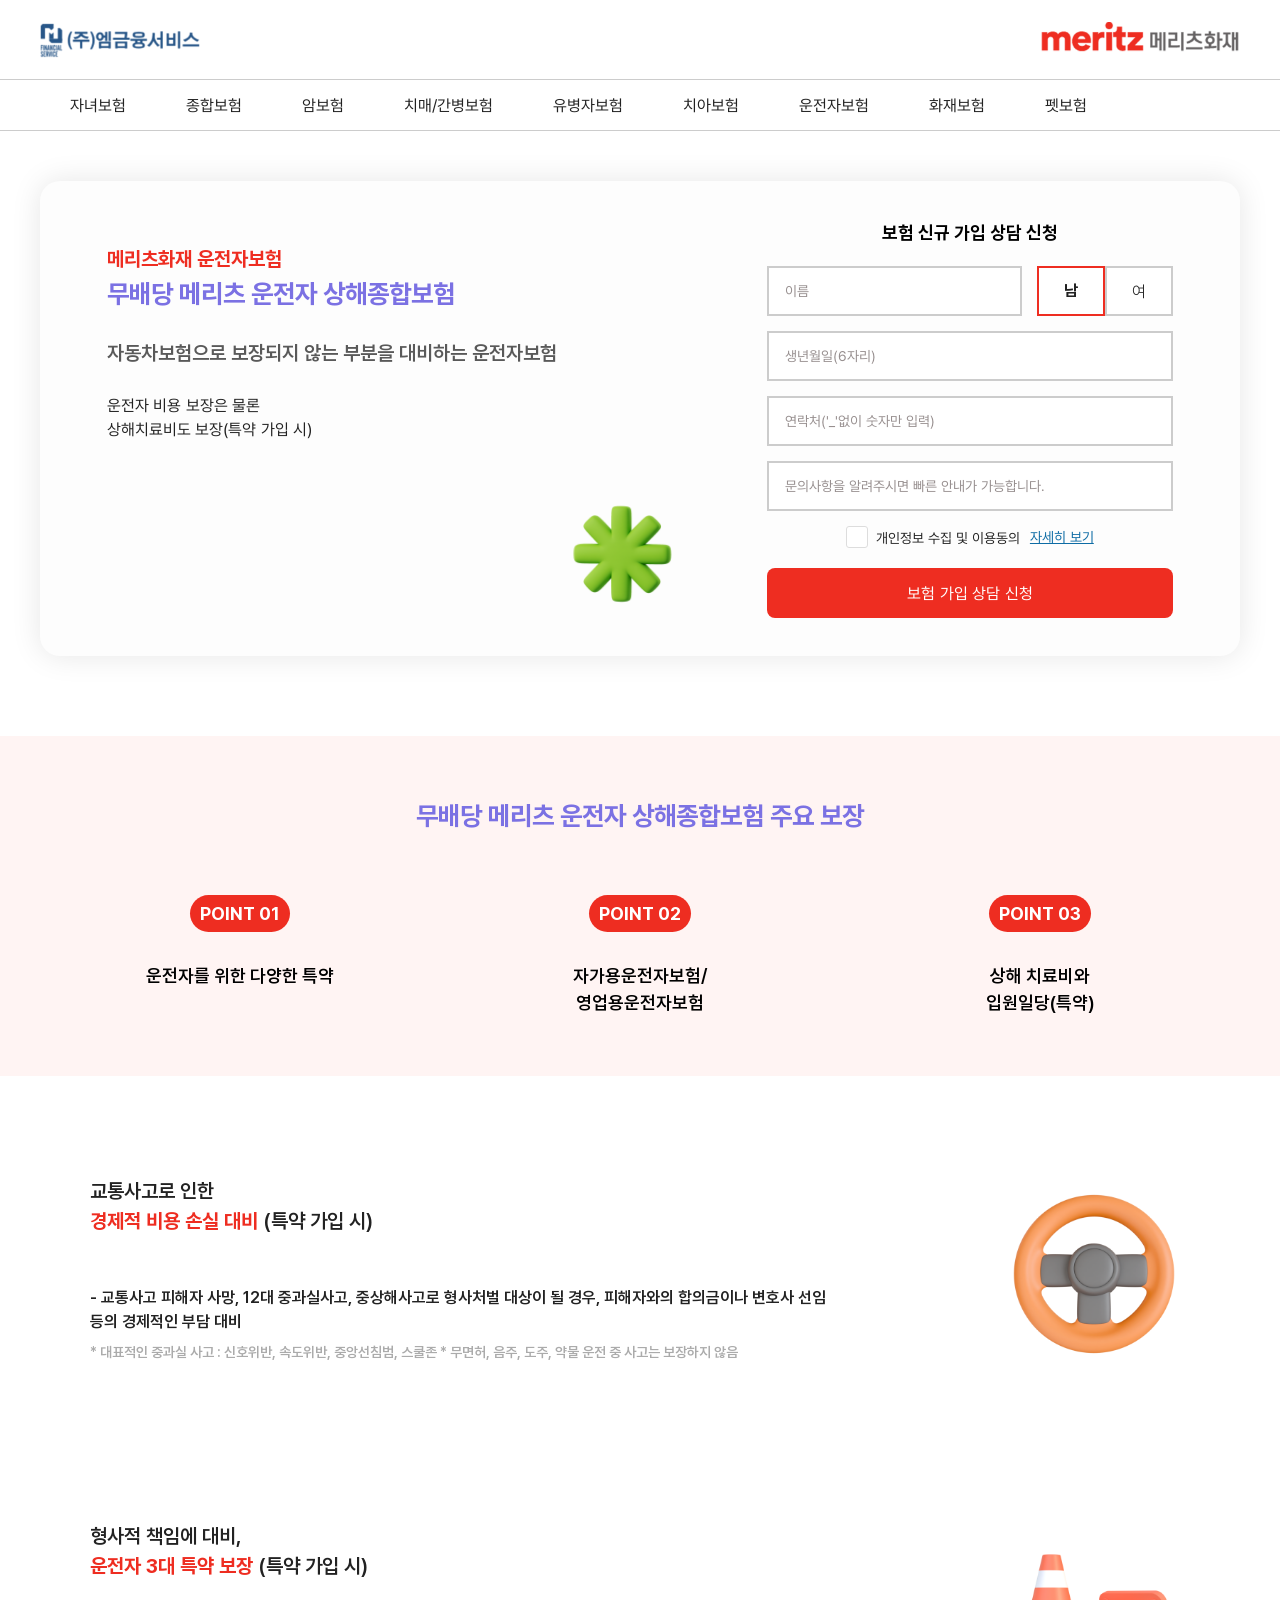
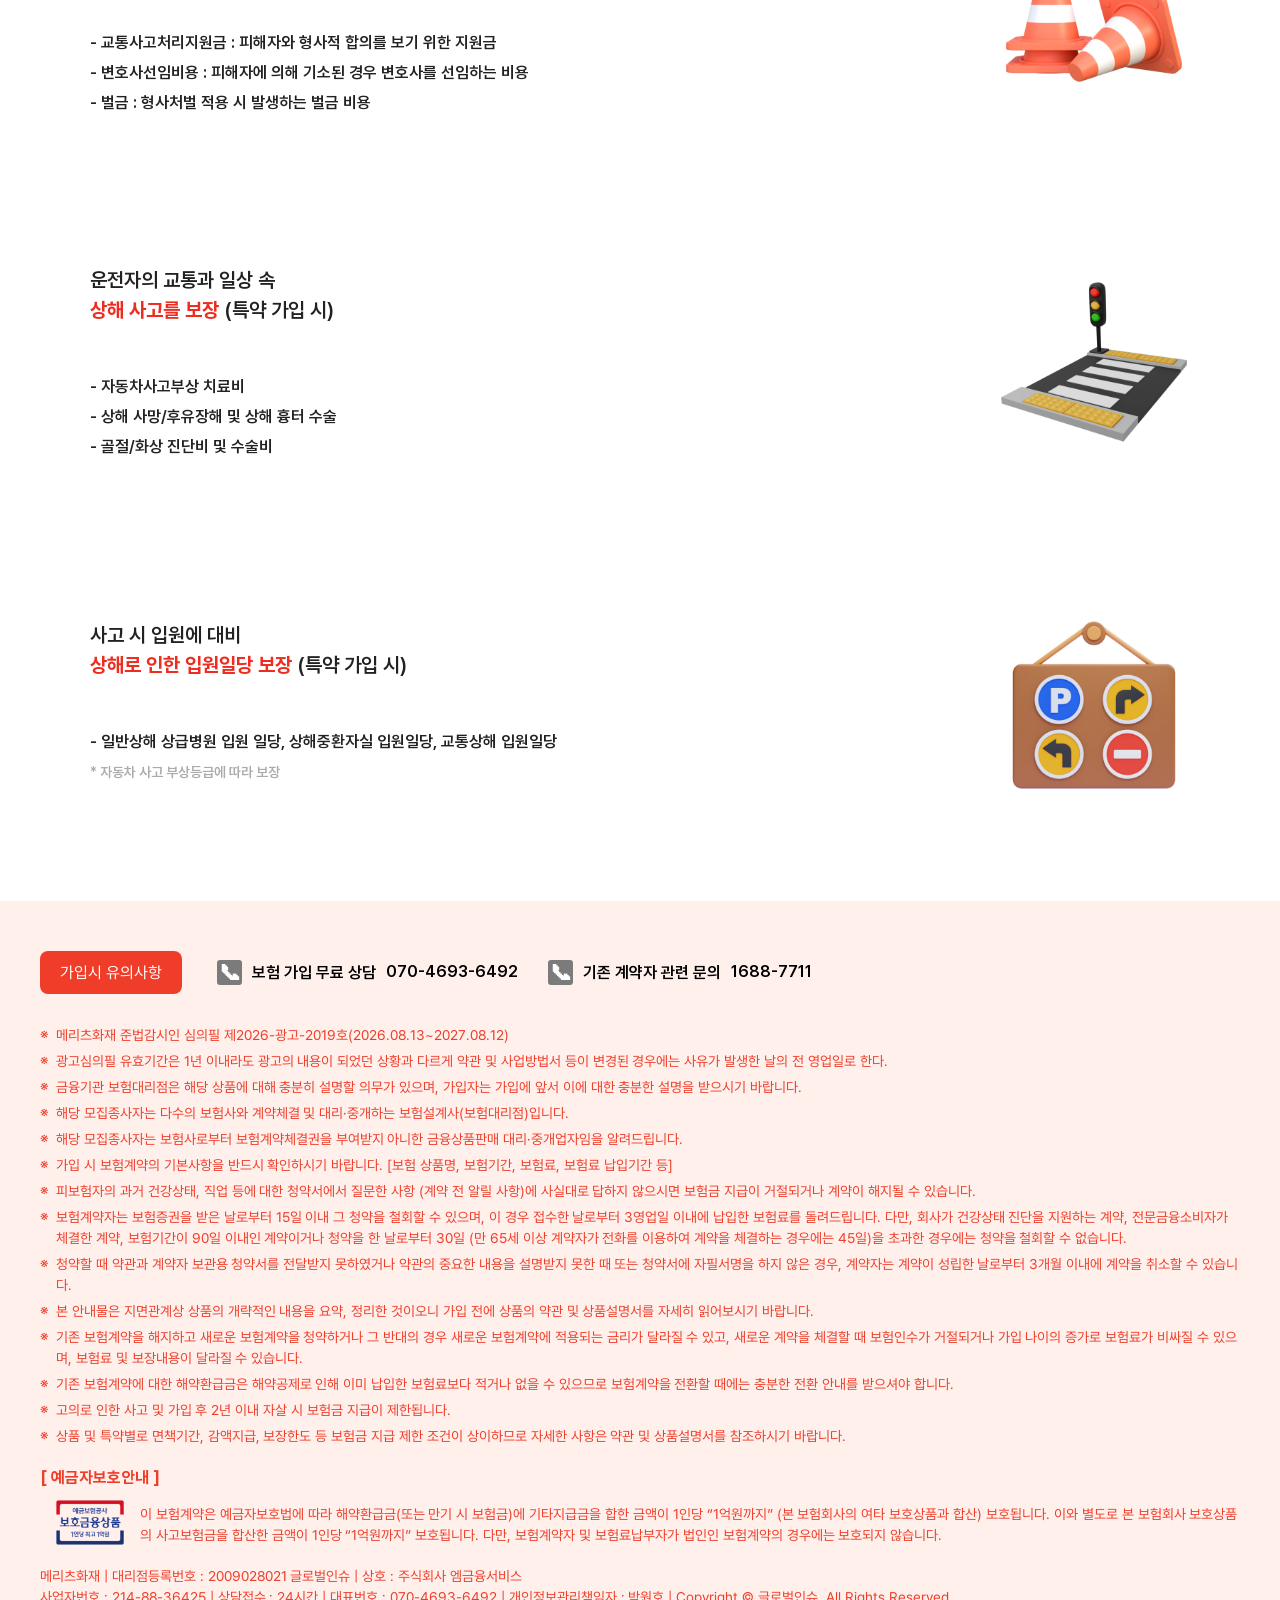
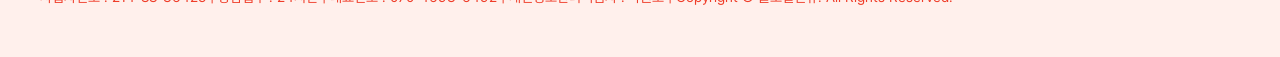
<file: sub/sub_drive.html>
<!DOCTYPE html>
<html lang="ko">

<head>
    <title>메리츠화재 운전자보험 | 메리츠 운전자상해보험 | 자가용·영업용</title>
    <meta name="description"
        content="메리츠화재 운전자보험으로 교통사고처리지원금, 벌금, 변호사선임비용 등 운전자 필수 특약과 자동차사고부상치료비, 상해 진단비까지 보장, 자가용·영업용 맞춤 보험료 견적 설계 및 가입 상담" />
    <meta name="keywords"
        content="메리츠 운전자보험, 메리츠화재 운전자보험, 메리츠 운전자상해보험, 메리츠화재 운전자상해보험, 메리츠 운전자보험 다이렉트, 메리츠 다이렉트 운전자보험, 메리츠 운전자보험 가입, 메리츠 상해보험, 메리츠화재 상해보험, 메리츠 교통사고처리지원금, 메리츠 변호사선임비용, 운전자보험 다이렉트, 다이렉트 운전자보험, 영업용 운전자보험, 자가용 운전자보험, 메리츠 자가용 운전자보험, 메리츠 영업용 운전자보험" />
    <link rel="canonical" href="https://insure-center.co.kr/drive" />
    <link rel="image_src" href="https://insure-center.co.kr/img/main_img.png">
    <meta name="robots" content="index, follow">
    <meta name="language" content="kr">
    <meta name="title" content="메리츠화재 운전자보험 | 메리츠 운전자상해보험 | 자가용·영업용" />
    <meta name="publisher" content="메리츠화재 운전자보험 | 메리츠 운전자상해보험 | 자가용·영업용" />
    <meta name="Other Agent" content="메리츠화재 운전자보험 | 메리츠 운전자상해보험 | 자가용·영업용" />
    <meta name="Author" content="메리츠화재 운전자보험 | 메리츠 운전자상해보험 | 자가용·영업용" />
    <meta name="subject" content="메리츠화재 운전자보험 | 메리츠 운전자상해보험 | 자가용·영업용" />
    <meta name="location" content="South Korea" />
    <meta itemprop="name" content="메리츠화재 운전자보험 | 메리츠 운전자상해보험 | 자가용·영업용" />
    <meta itemprop="description"
        content="메리츠화재 운전자보험으로 교통사고처리지원금, 벌금, 변호사선임비용 등 운전자 필수 특약과 자동차사고부상치료비, 상해 진단비까지 보장, 자가용·영업용 맞춤 보험료 견적 설계 및 가입 상담" />
    <meta itemprop="image" content="https://insure-center.co.kr/img/main_img.png" />
    <meta property="og:type" content="website" />
    <meta property="og:title" content="메리츠화재 운전자보험 | 메리츠 운전자상해보험 | 자가용·영업용" />
    <meta property="og:site_name" content="메리츠화재 운전자보험 | 메리츠 운전자상해보험 | 자가용·영업용" />
    <meta property="og:description"
        content="메리츠화재 운전자보험으로 교통사고처리지원금, 벌금, 변호사선임비용 등 운전자 필수 특약과 자동차사고부상치료비, 상해 진단비까지 보장, 자가용·영업용 맞춤 보험료 견적 설계 및 가입 상담" />
    <meta property="og:image" content="https://insure-center.co.kr/img/main_img.png" />
    <meta property="og:url" content="https://insure-center.co.kr/drive" />
    <meta property="og:image:width" content="1200" />
    <meta property="og:image:height" content="630" />
    <meta name="twitter:card" content="summary" />
    <meta name="twitter:title" content="메리츠화재 운전자보험 | 메리츠 운전자상해보험 | 자가용·영업용" />
    <meta name="twitter:site" content="메리츠화재 운전자보험 | 메리츠 운전자상해보험 | 자가용·영업용" />
    <meta name="twitter:description"
        content="메리츠화재 운전자보험으로 교통사고처리지원금, 벌금, 변호사선임비용 등 운전자 필수 특약과 자동차사고부상치료비, 상해 진단비까지 보장, 자가용·영업용 맞춤 보험료 견적 설계 및 가입 상담" />
    <meta name="twitter:image" content="https://insure-center.co.kr/img/main_img.png" />
    <meta name="twitter:url" content="https://insure-center.co.kr/drive" />
    <meta name="twitter:image:width" content="1024" />
    <meta name="twitter:image:height" content="512" />
    <meta name="viewport"
        content="width=device-width, height=device-height, initial-scale=1.0, minimum-scale=1.0, maximum-scale=2.0, user-scalable=yes">
        
    <!-- favicon -->
    <link rel="icon" href="favicon.ico">

    <!-- css -->
    <link rel="stylesheet" href="../css/fonts.css">
    <link rel="stylesheet" href="../css/reset.css">
    <link rel="stylesheet" href="../css/style.css">
    <link rel="stylesheet" href="../css/sub.css">
    <link rel="stylesheet" href="../css/aos.css">
    <link rel="stylesheet" href="../css/slick.css">

    <!-- js -->
    <script src="../js/jquery-1.12.4.min.js"></script>
    <script src="../js/slick.min.js"></script>
    <script src="../js/aos.js"></script>
    <script src="../js/sub.js"></script>
    <script src="../js/script.js"></script>

</head>

<body>

    <div id="wrap">

        <!-- 헤더 영역 -->
        <header id="headerWrap">
            <div class="container">
                <div class="headerBox">

                    <!-- 로고 영역 -->
                    <div class="headerTopBox">

                        <div class="headerLogoBox headerLogoBox01">
                            <h1>
                                <a href="../index.html">
                                    <img src="../images/common/logo02.png" alt="(주)엠금융서비스">
                                </a>
                            </h1>
                        </div>

                        <div class="headerLogoBox headerLogoBox02">
                            <h1>
                                <a href="../index.html">
                                    <img src="../images/common/logo.png" alt="메리츠화재">
                                </a>
                            </h1>
                        </div>

                    </div>
                    <!-- //로고 영역 -->

                    <!-- 네비게이션 영역 -->
                    <div class="headerBottomBox">

                        <nav class="headerNav">
                            <ul class="headerMenu">
                                <li>
                                    <a href="#">
                                        자녀보험
                                    </a>

                                    <ul class="headerSubMenu">
                                        <li>
                                            <a href="../sub/sub_baby.html">내Mom같은어린이보험(태아)</a>
                                        </li>
                                        <li>
                                            <a href="../sub/sub_child.html">내Mom같은어린이보험</a>
                                        </li>
                                    </ul>

                                </li>
                                <li>
                                    <a href="#">
                                        종합보험
                                    </a>

                                    <ul class="headerSubMenu">
                                        <li>
                                            <a href="../sub/sub_youth.html">내Mom대로보장보험</a>
                                        </li>
                                        <li>
                                            <a href="../sub/sub_health.html">올바른종합보험</a>
                                        </li>
                                        <li>
                                            <a href="../sub/sub_5105.html">The건강한5.10.5보장보험</a>
                                        </li>
                                    </ul>

                                </li>
                                <li>
                                    <a href="#">
                                        암보험
                                    </a>

                                    <ul class="headerSubMenu">
                                        <li>
                                            <a href="../sub/sub_cancer2.html">또걸려도또받는암보험</a>
                                        </li>
                                    </ul>

                                </li>
                                <li>
                                    <a href="#">
                                        치매/간병보험
                                    </a>

                                    <ul class="headerSubMenu">
                                        <li>
                                            <a href="../sub/sub_care.html">간편한치매간병보험</a>
                                        </li>
                                    </ul>

                                </li>
                                <li>
                                    <a href="#">
                                        유병자보험
                                    </a>

                                    <ul class="headerSubMenu">
                                        <li>
                                            <a href="../sub/sub_simple.html">통합간편건강보험</a>
                                        </li>
                                    </ul>

                                </li>
                                <li>
                                    <a href="#">
                                        치아보험
                                    </a>

                                    <ul class="headerSubMenu">
                                        <li>
                                            <a href="../sub/sub_dental.html">치아보험이목구비</a>
                                        </li>
                                    </ul>

                                </li>
                                <li>
                                    <a href="#">
                                        운전자보험
                                    </a>

                                    <ul class="headerSubMenu">
                                        <li>
                                            <a href="../sub/sub_drive.html">운전자상해종합보험</a>
                                        </li>
                                    </ul>

                                </li>
                                <li>
                                    <a href="#">
                                        화재보험
                                    </a>

                                    <ul class="headerSubMenu">
                                        <li>
                                            <a href="../sub/sub_fire.html">운전자상해종합보험(화재)</a>
                                        </li>
                                    </ul>

                                </li>
                                <li>
                                    <a href="#">
                                        펫보험
                                    </a>

                                    <ul class="headerSubMenu">
                                        <li>
                                            <a href="../sub/sub_pet.html">펫퍼민트</a>
                                        </li>
                                    </ul>

                                </li>
                            </ul>
                        </nav>

                    </div>
                    <!-- //네비게이션 영역 -->

                    <!-- 모바일메뉴 영역 -->
                    <div id="mobileMenuWrap">

                        <button type="button" class="mobileMenuBtn toggleBtn" aria-expanded="false"
                            aria-label="모바일메뉴 열기">
                            <span></span>
                            <span></span>
                            <span></span>
                        </button>

                        <div class="mobileMenuBox">

                            <nav class="mobileMenuNav">
                                <ul class="mobileMenu">
                                    <li>
                                        <a href="#">
                                            자녀보험
                                        </a>

                                        <ul class="mobileSubMenu">
                                            <li>
                                                <a href="../sub/sub_baby.html">내Mom같은어린이보험(태아)</a>
                                            </li>
                                            <li>
                                                <a href="../sub/sub_child.html">내Mom같은어린이보험</a>
                                            </li>
                                        </ul>

                                    </li>
                                    <li>
                                        <a href="#">
                                            종합보험
                                        </a>

                                        <ul class="mobileSubMenu">
                                            <li>
                                                <a href="../sub/sub_youth.html">내Mom대로보장보험</a>
                                            </li>
                                            <li>
                                                <a href="../sub/sub_health.html">올바른종합보험</a>
                                            </li>
                                            <li>
                                                <a href="../sub/sub_5105.html">The건강한5.10.5보장보험</a>
                                            </li>
                                        </ul>

                                    </li>
                                    <li>
                                        <a href="#">
                                            암보험
                                        </a>

                                        <ul class="mobileSubMenu">
                                            <li>
                                                <a href="../sub/sub_cancer2.html">또걸려도또받는암보험</a>
                                            </li>
                                        </ul>

                                    </li>
                                    <li>
                                        <a href="#">
                                            치매/간병보험
                                        </a>

                                        <ul class="mobileSubMenu">
                                            <li>
                                                <a href="../sub/sub_care.html">간편한치매간병보험</a>
                                            </li>
                                        </ul>

                                    </li>
                                    <li>
                                        <a href="#">
                                            유병자보험
                                        </a>

                                        <ul class="mobileSubMenu">
                                            <li>
                                                <a href="../sub/sub_simple.html">통합간편건강보험</a>
                                            </li>
                                        </ul>

                                    </li>
                                    <li>
                                        <a href="#">
                                            치아보험
                                        </a>

                                        <ul class="mobileSubMenu">
                                            <li>
                                                <a href="../sub/sub_dental.html">치아보험이목구비</a>
                                            </li>
                                        </ul>

                                    </li>
                                    <li>
                                        <a href="#">
                                            운전자보험
                                        </a>

                                        <ul class="mobileSubMenu">
                                            <li>
                                                <a href="../sub/sub_drive.html">운전자상해종합보험</a>
                                            </li>
                                        </ul>

                                    </li>
                                    <li>
                                        <a href="#">
                                            화재보험
                                        </a>

                                        <ul class="mobileSubMenu">
                                            <li>
                                                <a href="../sub/sub_fire.html">운전자상해종합보험(화재)</a>
                                            </li>
                                        </ul>

                                    </li>
                                    <li>
                                        <a href="#">
                                            펫보험
                                        </a>

                                        <ul class="mobileSubMenu">
                                            <li>
                                                <a href="../sub/sub_pet.html">펫퍼민트</a>
                                            </li>
                                        </ul>

                                    </li>
                                </ul>
                            </nav>
                        </div>
                    </div>
                    <!-- //모바일메뉴 영역 -->

                </div>
            </div>
        </header>
        <!-- //헤더 영역 -->

        <!-- 메인 영역 -->
        <main id="subWrap">

            <!-- 가입신청 영역 -->
            <section id="formInfoWrap">
                <div class="container">
                    <div class="formInfoBox">

                        <!-- 보험상품 안내 영역 -->
                        <div class="formInfoDescBox">
                            <h2 class="insuranceSlideTitle">
                                메리츠화재 운전자보험
                            </h2>

                            <h3 class="insuranceProductName">
                                무배당 메리츠 운전자 상해종합보험
                            </h3>

                            <p class="insuranceSlideSummary">
                                자동차보험으로 보장되지 않는 부분을 대비하는 운전자보험
                            </p>

                            <p class="insuranceSlideDescription">
                                운전자 비용 보장은 물론 <br>
                                상해치료비도 보장(특약 가입 시)
                            </p>

                            <img src="../images/sub/icon10.png" alt="메리츠 운전자상해종합보험
" class="img">

                        </div>
                        <!-- //보험상품 안내 영역 -->

                        <!-- 폼 영역 -->
                        <div class="formInputBox">

                            <h2>
                                보험 신규 가입 상담 신청
                            </h2>

                            <form action="" method="">

                                <div class="formBox">
                                    <div class="formUserInfoBox">

                                        <!-- 이름 -->
                                        <div class="inputTextBox">
                                            <label for="name" name="name" class="blind">이름</label>
                                            <input type="text" id="name" placeholder="이름">
                                        </div>


                                        <!-- 성별 -->
                                        <div class="genderSelectBox" role="radiogroup" aria-label="성별 선택">

                                            <div class="inputRadioBox">
                                                <input type="radio" name="gender" id="genderMale" value="male"
                                                    class="blind" checked>
                                                <label for="genderMale" class="radioItem">남</label>
                                            </div>

                                            <div class="inputRadioBox">
                                                <input type="radio" name="gender" id="genderFemale" value="female"
                                                    class="blind">
                                                <label for="genderFemale" class="radioItem">여</label>
                                            </div>

                                        </div>

                                    </div>
                                </div>

                                <!-- 생년월일 -->
                                <div class="formBox">
                                    <div class="inputTextBox">
                                        <label for="birthDate" name="birthDate" class="blind">생년월일</label>
                                        <input type="text" id="birthDate" placeholder="생년월일(6자리)">
                                    </div>
                                </div>

                                <!-- 연락처 -->
                                <div class="formBox">
                                    <div class="inputTextBox">
                                        <label for="phone" name="phone" class="blind">연락처</label>
                                        <input type="text" id="phone" placeholder="연락처('_'없이 숫자만 입력)">
                                    </div>
                                </div>

                                <!-- 문의사항 -->
                                <div class="formBox">
                                    <div class="inputTextBox">
                                        <label for="contact" name="contact" class="blind">문의사항</label>
                                        <input type="text" id="contact" placeholder="문의사항을 알려주시면 빠른 안내가 가능합니다.">
                                    </div>
                                </div>

                                <div class="inputCheckBox">
                                    <input type="checkbox" id="agreeChk" name="agreeChk" class="blind">
                                    <label for="agreeChk">개인정보 수집 및 이용동의 </label>
                                    <button type="button" class="detailViewBtn">자세히 보기</button>
                                </div>

                                <button type="submit" class="formBtn">
                                    보험 가입 상담 신청
                                </button>

                            </form>

                        </div>
                        <!-- //폼 영역 -->

                    </div>
                </div>
            </section>
            <!-- //가입신청 영역 -->

            <!-- 보험 주요 보장 영역 -->
            <section id="insuranceCoverageWrap">

                <!-- 보험 주요 보장 안내 영역 -->
                <div class="insuranceCoverageBox">
                    <div class="container">

                        <h3 class="insuranceProductName">
                            무배당 메리츠 운전자 상해종합보험 주요 보장
                        </h3>

                        <ol class="insuranceCoverageList">
                            <li class="insuranceCoverageItem">
                                <span class="insuranceCoveragePoint">
                                    POINT 01
                                </span>

                                <p class="insuranceCoverageDescription">
                                    운전자를 위한 다양한 특약
                                </p>
                            </li>

                            <li class="insuranceCoverageItem">
                                <span class="insuranceCoveragePoint">
                                    POINT 02
                                </span>

                                <p class="insuranceCoverageDescription">
                                    자가용운전자보험/ <br>
                                    영업용운전자보험
                                </p>
                            </li>

                            <li class="insuranceCoverageItem">
                                <span class="insuranceCoveragePoint">
                                    POINT 03
                                </span>

                                <p class="insuranceCoverageDescription">
                                    상해 치료비와 <br>
                                    입원일당(특약)
                                </p>
                            </li>
                        </ol>
                    </div>
                </div>
                <!-- 보험 주요 보장 안내 영역 -->

                <!-- 보험 주요 보장 상세 영역 -->
                <div class="insuranceDetailBox">
                    <div class="container">
                        <ul class="insuranceDetailList">
                            <li class="insuranceDetailItem">
                                <div class="insuranceDetailContent">
                                    <h5 class="insuranceDetailTitle">
                                        교통사고로 인한<br>
                                        <strong>
                                            경제적 비용 손실 대비
                                        </strong>
                                        (특약 가입 시)
                                    </h5>

                                    <ul class="insuranceBenefitList">
                                        <li>
                                            - 교통사고 피해자 사망, 12대 중과실사고, 중상해사고로 형사처벌 대상이 될 경우, 피해자와의 합의금이나 변호사 선임 등의 경제적인
                                            부담 대비
                                            <p>
                                                * 대표적인 중과실 사고 : 신호위반, 속도위반, 중앙선침범, 스쿨존
                                                * 무면허, 음주, 도주, 약물 운전 중 사고는 보장하지 않음
                                            </p>
                                        </li>
                                    </ul>
                                </div>

                                <div class="insuranceDetailImgBox">
                                    <img src="../images/sub/insurance_img36.png" alt="메리츠화재 운전자">
                                </div>
                            </li>
                            <li class="insuranceDetailItem">
                                <div class="insuranceDetailContent">
                                    <h5 class="insuranceDetailTitle">
                                        형사적 책임에 대비,<br>
                                        <strong>
                                            운전자 3대 특약 보장
                                        </strong>
                                        (특약 가입 시)
                                    </h5>

                                    <ul class="insuranceBenefitList">
                                        <li>- 교통사고처리지원금 : 피해자와 형사적 합의를 보기 위한 지원금</li>
                                        <li>- 변호사선임비용 : 피해자에 의해 기소된 경우 변호사를 선임하는 비용</li>
                                        <li>- 벌금 : 형사처벌 적용 시 발생하는 벌금 비용</li>
                                    </ul>
                                </div>

                                <div class="insuranceDetailImgBox">
                                    <img src="../images/sub/insurance_img37.png" alt="자부상보험">
                                </div>
                            </li>
                            <li class="insuranceDetailItem">
                                <div class="insuranceDetailContent">
                                    <h5 class="insuranceDetailTitle">
                                        운전자의 교통과 일상 속<br>
                                        <strong>
                                            상해 사고를 보장
                                        </strong>
                                        (특약 가입 시)
                                    </h5>

                                    <ul class="insuranceBenefitList">
                                        <li>- 자동차사고부상 치료비</li>
                                        <li>- 상해 사망/후유장해 및 상해 흉터 수술</li>
                                        <li>- 골절/화상 진단비 및 수술비</li>
                                    </ul>
                                </div>

                                <div class="insuranceDetailImgBox">
                                    <img src="../images/sub/insurance_img38.png" alt="자동차부상치료비
">
                                </div>
                            </li>
                            <li class="insuranceDetailItem">
                                <div class="insuranceDetailContent">
                                    <h5 class="insuranceDetailTitle">
                                        사고 시 입원에 대비<br>
                                        <strong>
                                            상해로 인한 입원일당 보장
                                        </strong>
                                        (특약 가입 시)
                                    </h5>

                                    <ul class="insuranceBenefitList">
                                        <li>
                                            - 일반상해 상급병원 입원 일당, 상해중환자실 입원일당, 교통상해 입원일당
                                            <p>
                                                * 자동차 사고 부상등급에 따라 보장
                                            </p>
                                        </li>
                                    </ul>
                                </div>

                                <div class="insuranceDetailImgBox">
                                    <img src="../images/sub/insurance_img39.png" alt="운전자상해보험">
                                </div>
                            </li>
                        </ul>
                    </div>
                </div>
                <!-- //보험 주요 보장 상세 영역 -->

            </section>
            <!-- //보험 주요 보장 영역 -->

        </main>
        <!-- //메인 영역 -->

        <!-- 푸터 영역 -->
        <footer id="footerWrap">
            <div class="container">
                <div class="footerBox">

                    <!-- 상단 영역 -->
                    <div class="footerTopBox">
                        <button type="button" class="footerPopupBtn">
                            가입시 유의사항
                        </button>

                        <div class="footerContactList">

                            <dl class="footerContactItem consultationContact">
                                <dt class="footerContactTitle">보험 가입 무료 상담</dt>
                                <dd class="footerContactNumber">
                                    <a href="tel:070-4693-6492">
                                        070-4693-6492
                                    </a>
                                </dd>
                            </dl>

                            <dl class="footerContactItem contractContact">
                                <dt class="footerContactTitle">기존 계약자 관련 문의</dt>
                                <dd class="footerContactNumber">
                                    <a href="tel:1688-7711">
                                        1688-7711
                                    </a>
                                </dd>
                            </dl>

                        </div>
                    </div>
                    <!-- //상단 영역 -->

                    <!-- 보험상품 안내 및 유의사항 -->
                    <div class="footerNoticeBox">
                        <ul class="footerNoticeList">
                            <li>
                                메리츠화재 준법감시인 심의필 제2026-광고-2019호(2026.08.13~2027.08.12)
                            </li>

                            <li>
                                광고심의필 유효기간은 1년 이내라도 광고의 내용이 되었던 상황과 다르게 약관 및
                                사업방법서 등이 변경된 경우에는 사유가 발생한 날의 전 영업일로 한다.
                            </li>

                            <li>
                                금융기관 보험대리점은 해당 상품에 대해 충분히 설명할 의무가 있으며,
                                가입자는 가입에 앞서 이에 대한 충분한 설명을 받으시기 바랍니다.
                            </li>

                            <li>
                                해당 모집종사자는 다수의 보험사와 계약체결 및 대리·중개하는
                                보험설계사(보험대리점)입니다.
                            </li>

                            <li>
                                해당 모집종사자는 보험사로부터 보험계약체결권을 부여받지 아니한
                                금융상품판매 대리·중개업자임을 알려드립니다.
                            </li>

                            <li>
                                가입 시 보험계약의 기본사항을 반드시 확인하시기 바랍니다.
                                [보험 상품명, 보험기간, 보험료, 보험료 납입기간 등]
                            </li>

                            <li>
                                피보험자의 과거 건강상태, 직업 등에 대한 청약서에서 질문한 사항
                                (계약 전 알릴 사항)에 사실대로 답하지 않으시면 보험금 지급이 거절되거나
                                계약이 해지될 수 있습니다.
                            </li>

                            <li>
                                보험계약자는 보험증권을 받은 날로부터 15일 이내 그 청약을 철회할 수 있으며,
                                이 경우 접수한 날로부터 3영업일 이내에 납입한 보험료를 돌려드립니다.
                                다만, 회사가 건강상태 진단을 지원하는 계약, 전문금융소비자가 체결한 계약,
                                보험기간이 90일 이내인 계약이거나 청약을 한 날로부터 30일
                                (만 65세 이상 계약자가 전화를 이용하여 계약을 체결하는 경우에는 45일)을
                                초과한 경우에는 청약을 철회할 수 없습니다.
                            </li>

                            <li>
                                청약할 때 약관과 계약자 보관용 청약서를 전달받지 못하였거나
                                약관의 중요한 내용을 설명받지 못한 때 또는 청약서에 자필서명을 하지 않은 경우,
                                계약자는 계약이 성립한 날로부터 3개월 이내에 계약을 취소할 수 있습니다.
                            </li>

                            <li>
                                본 안내물은 지면관계상 상품의 개략적인 내용을 요약, 정리한 것이오니
                                가입 전에 상품의 약관 및 상품설명서를 자세히 읽어보시기 바랍니다.
                            </li>

                            <li>
                                기존 보험계약을 해지하고 새로운 보험계약을 청약하거나 그 반대의 경우
                                새로운 보험계약에 적용되는 금리가 달라질 수 있고, 새로운 계약을 체결할 때
                                보험인수가 거절되거나 가입 나이의 증가로 보험료가 비싸질 수 있으며,
                                보험료 및 보장내용이 달라질 수 있습니다.
                            </li>

                            <li>
                                기존 보험계약에 대한 해약환급금은 해약공제로 인해 이미 납입한 보험료보다
                                적거나 없을 수 있으므로 보험계약을 전환할 때에는 충분한 전환 안내를
                                받으셔야 합니다.
                            </li>

                            <li>
                                고의로 인한 사고 및 가입 후 2년 이내 자살 시 보험금 지급이 제한됩니다.
                            </li>

                            <li>
                                상품 및 특약별로 면책기간, 감액지급, 보장한도 등 보험금 지급 제한 조건이
                                상이하므로 자세한 사항은 약관 및 상품설명서를 참조하시기 바랍니다.
                            </li>
                        </ul>

                        <div class="insuranceDepositBox">
                            <h3 class="insuranceDepositTitle">
                                [ 예금자보호안내 ]
                            </h3>
                            <div class="insuranceDepositText">
                                <img src="../images/common/product_info_img.png" alt="예금보험공사 보호금융상품 1인창 최고 1억원">
                                <p>
                                    이 보험계약은 예금자보호법에 따라 해약환급금(또는 만기 시 보험금)에
                                    기타지급금을 합한 금액이 1인당 “1억원까지”
                                    (본 보험회사의 여타 보호상품과 합산) 보호됩니다.
                                    이와 별도로 본 보험회사 보호상품의 사고보험금을 합산한 금액이
                                    1인당 “1억원까지” 보호됩니다. 다만, 보험계약자 및 보험료납부자가
                                    법인인 보험계약의 경우에는 보호되지 않습니다.
                                </p>
                            </div>
                        </div>

                    </div>
                    <!-- //보험상품 안내 및 유의사항 -->

                    <!-- 회사 정보 영역 -->
                    <div class="footerCompanyBox">

                        <!-- 회사 정보 -->
                        <div class="footerCompanyInfo">
                            <p>
                                메리츠화재 | 대리점등록번호 : 2009028021 글로벌인슈 | 상호 : 주식회사 엠금융서비스 <br>
                                사업자번호 : 214-88-36425 | 상담접수 : 24시간
                                | 대표번호 : 070-4693-6492 | 개인정보관리책임자 : 박원호 | Copyright © 글로벌인슈. All Rights Reserved.
                            </p>
                        </div>
                        <!-- //회사 정보 영역 -->

                    </div>
                </div>
        </footer>
        <!-- //푸터 영역 -->

    </div>
    <!-- //wrap -->

    <!-- 개인정보 수집 및 이용동의 팝업 -->
    <div id="privacyPolicyPopup" class="commonPopupWrap">
        <div class="popupBox">

            <!-- 팝업 내용 -->
            <div class="popupContent">
                <div class="privacyPolicyBox">

                    <h2 id="privacyPopupTitle" class="popupContentTitle privacyPolicyTitle">
                        개인(신용)정보의 수집·이용에 관한 사항
                    </h2>

                    <p class="privacyPolicyIntro">
                        귀하가 금융상품 소개 등을 위하여 본인의 개인(신용)정보를 수집·이용하고자 하는
                        경우에는 [개인정보보호법] 제15조 및 제22조, [신용정보의 이용 및 보호에 관한 법률]
                        제32조 및 제33조에 따라 동의를 얻어야 합니다. 이에 본인은 귀사가 아래의 내용과
                        같이 영업목적으로 본인의 개인(신용)정보를 수집·이용하는 데 동의합니다.
                    </p>

                    <div class="privacyPolicyList">

                        <div class="privacyPolicyItem">
                            <h3 class="privacyPolicyItemTitle">
                                1. 개인정보의 수집·이용 목적
                            </h3>

                            <ul class="privacyPolicySubList">
                                <li>
                                    서비스 이용에 따른 본인 식별 절차 및 개인 맞춤 서비스 제공
                                </li>

                                <li>
                                    보험상품, 서비스 소개 및 판매, 사은·판촉행사 안내
                                    (전화, SMS 포함)
                                </li>

                                <li>
                                    고지사항 전달, 본인 의사 확인, 불만 처리 등 원활한 보험 관련
                                    의사소통 경로의 확보
                                </li>
                            </ul>
                        </div>

                        <div class="privacyPolicyItem">
                            <h3 class="privacyPolicyItemTitle">
                                2. 수집·이용할 개인(신용)정보의 내용
                            </h3>

                            <p class="privacyPolicyText">
                                성명, 생년월일, 성별, 연락처
                            </p>
                        </div>

                        <div class="privacyPolicyItem">
                            <h3 class="privacyPolicyItemTitle">
                                3. 개인(신용)정보의 보유·이용 기간
                            </h3>

                            <p class="privacyPolicyText">
                                수집·이용 동의일로부터 고객님의 동의 철회 시까지 보관하며,
                                1544-1683으로 전화하시면 철회할 수 있습니다.
                                (단, 최대 3년)
                            </p>
                        </div>

                        <div class="privacyPolicyItem">
                            <h3 class="privacyPolicyItemTitle">
                                4. 개인정보 수집에 동의하지 않는 경우
                            </h3>

                            <p class="privacyPolicyText">
                                이용자는 개인정보 수집 동의를 거부할 권리가 있으며,
                                이에 대한 동의를 하지 않은 경우에는 보험설계 및 상담 서비스 제공이
                                제한됩니다.
                            </p>
                        </div>

                        <div class="privacyPolicyItem">
                            <h3 class="privacyPolicyItemTitle">
                                5. 수집자
                            </h3>

                            <p class="privacyPolicyText">
                                ㈜엠금융서비스
                            </p>
                        </div>

                    </div>

                    <ul class="privacyPolicyNoticeList">
                        <li>
                            정보 동의 시 계약상담 및 가입설계를 위해 최소한의 정보만
                            수집·이용·조회하게 되며, 본 동의를 거부하시는 경우 보험계약 상담 등
                            정상적인 서비스 제공이 불가능할 수 있습니다.
                        </li>

                        <li>
                            이 동의서는 계약의 갱신 등으로 변경되는 경우에도 유효합니다.
                        </li>
                    </ul>

                    <div class="marketingOptOutBox">
                        <h3 class="marketingOptOutTitle">
                            상품권유 중지청구(Do-Not Call)
                        </h3>

                        <ul class="marketingOptOutList">
                            <li>
                                개인(신용)정보 제공 및 이용에 동의한 이후에도 전화[1544-1683],
                                서면 등을 통해 언제든지 마케팅 활동에 대한 중지를 요청할 수 있습니다.
                            </li>

                            <li>
                                현 개인정보 수집·이용에 관한 사항의 내용에 추가, 삭제, 수정이 있을 시에는
                                개정 최소 7일 전부터 회사 인터넷 홈페이지 등을 통해 고지하겠습니다.
                            </li>
                        </ul>
                    </div>

                </div>
            </div>
            <!-- //팝업 내용 -->

            <!-- 팝업 닫기 -->
            <button type="button" class="popupCloseBtn" aria-label="팝업 닫기"></button>

        </div>
    </div>
    <!-- //개인정보 수집 및 이용동의 팝업 -->

    <!-- 보험가입 전 유의사항 팝업 -->
    <div id="insuranceNoticePopup" class="commonPopupWrap">
        <div class="popupBox">

            <!-- 팝업 내용 -->
            <div class="popupContent">
                <div class="insuranceNoticeBox">

                    <!-- 보험가입 전 유의사항 -->
                    <div class="insuranceNoticeSection">
                        <h2 id="insuranceNoticeTitle" class="popupContentTitle">
                            보험가입 전 유의사항
                        </h2>

                        <ul class="insuranceNoticeList">
                            <li>
                                (주)엠금융서비스 보험대리점은 소비자에게 해당 상품에 대해 충분히
                                설명해야 하며, 보험계약자는 본 상품 가입에 앞서 이에 대한 충분한
                                설명을 받으시기 바랍니다.
                            </li>

                            <li>
                                (주)엠금융서비스 보험대리점은 다수의 보험사와 계약 체결 및
                                대리·중개하는 보험설계사(보험대리점)이며, 보험사로부터
                                보험계약체결권을 부여받지 아니한 금융상품판매 대리·중개업자임을
                                알려드립니다.
                            </li>

                            <li>
                                보험계약자가 기존 보험계약을 해지하고 새로운 보험계약을 체결하는
                                경우, 보험인수가 거절되거나 보험료가 인상될 수 있으며,
                                보장내용(면책기간 재적용 등)이 달라질 수 있습니다.
                            </li>

                            <li>
                                가입 시 보험 상품명, 보험기간, 갱신기간, 납입기간, 보험료,
                                면책기간, 감액기간 등 기본사항을 반드시 확인하시기 바랍니다.
                            </li>

                            <li>
                                보험기간 중에 발생한 사고 및 질병에 한하여 보상하며,
                                보상받을 수 있는 경우와 보상받을 수 없는 경우를 확인하셔야 합니다.
                            </li>

                            <li>
                                지급한도, 면책사항 등에 따라 보험금 지급이 제한될 수 있습니다.
                                또한 상해담보의 경우 암벽등반, 스카이다이빙 등 직업, 직무,
                                동호회 활동 중 발생한 사고는 보상하지 않습니다.
                            </li>

                            <li>
                                보험계약 청약 시 기재사항을 사실대로 빠짐없이 작성하고
                                자필 서명하셔야 합니다.
                            </li>

                            <li>
                                질병이나 상해에 대한 위험 보장을 주목적으로 하는 보장성보험이며,
                                저축 또는 연금수령을 목적으로 가입하시기에 적합하지 않습니다.
                            </li>

                            <li>
                                갱신형 상품은 별도의 의사 표시가 없으면 보험기간 만기 시 계약이
                                갱신될 수 있으며, 갱신 시 보험료가 인상될 수 있습니다.
                            </li>

                            <li>
                                보험계약 체결 전 상품설명서 및 약관을 반드시 읽어보시기 바랍니다.
                            </li>
                        </ul>
                    </div>
                    <!-- //보험가입 전 유의사항 -->

                    <!-- 예금자 보호안내 -->
                    <div class="insuranceDepositBox">
                        <h3 class="insuranceDepositTitle">
                            [ 예금자보호안내 ]
                        </h3>
                        <div class="insuranceDepositText">
                            <img src="../images/common/product_info_img.png" alt="예금보험공사 보호금융상품 1인창 최고 1억원">
                            <p>
                                이 보험계약은 예금자보호법에 따라 해약환급금(또는 만기 시 보험금)에
                                기타지급금을 합한 금액이 1인당 “1억원까지”
                                (본 보험회사의 여타 보호상품과 합산) 보호됩니다.
                                이와 별도로 본 보험회사 보호상품의 사고보험금을 합산한 금액이
                                1인당 “1억원까지” 보호됩니다. 다만, 보험계약자 및 보험료납부자가
                                법인인 보험계약의 경우에는 보호되지 않습니다.
                            </p>
                        </div>
                    </div>

                    <!-- 보험계약 체결 전 유의사항 -->
                    <div class="insuranceNoticeSection">
                        <h3 class="insuranceNoticeSectionTitle">
                            보험계약 체결 전 유의사항
                        </h3>

                        <p class="insuranceNoticeText">
                            보험계약자 또는 피보험자께서는 보험계약 체결 전에 보험상품명,
                            보험기간, 보험료, 보험료납입기간, 피보험자 등의 계약내용을 반드시
                            확인하시고 해당 상품의 가입설명서 및 보험약관 내용을 반드시
                            읽어보시기 바랍니다.
                        </p>
                    </div>
                    <!-- //보험계약 체결 전 유의사항 -->

                    <!-- 보험계약 해지 후 다른 보험계약 시 유의사항 -->
                    <div class="insuranceNoticeSection">
                        <h3 class="insuranceNoticeSectionTitle">
                            보험계약 해지 후 다른 보험계약 시 유의사항
                        </h3>

                        <p class="insuranceNoticeText">
                            보험계약자 또는 피보험자께서는 기존에 체결되어 있던 보험계약을
                            해지하고 새로운 보험계약을 체결하는 경우 질병이력, 연령증가 등으로
                            가입이 거절되거나 보험료가 인상될 수 있으며, 가입 상품에 따라
                            새로운 면책기간 적용 및 보장 제한 등 기타 불이익이 발생할 수 있습니다.
                        </p>
                    </div>
                    <!-- //보험계약 해지 후 다른 보험계약 시 유의사항 -->

                    <!-- 보험계약 전 알릴 의무 -->
                    <div class="insuranceNoticeSection">
                        <h3 class="insuranceNoticeSectionTitle">
                            보험계약 전 알릴 의무
                        </h3>

                        <p class="insuranceNoticeText">
                            “계약 전 알릴 의무사항”은 회사가 보험계약의 청약을 인수하는 데
                            필요한 자료이므로 보험계약자 및 피보험자는 사실대로 알려야 합니다.
                            위 사항에 대하여 만약 사실대로 알리지 않거나 사실과 다르게 알린
                            경우에는 보험가입이 거절될 수 있으며, 특히 그 내용이 [중요한 사항]에
                            해당하는 경우에는 보험계약자 또는 피보험자의 의사와 관계없이
                            보험약관상 [계약 전 알릴 의무 위반의 효과] 조항에 의해 계약이
                            해지되거나 보장이 제한될 수 있습니다.
                        </p>

                        <p class="insuranceNoticeText">
                            보험설계사는 계약 전 알릴 의무사항에 대한 수령권한이 없으므로
                            과거의 진단 또는 치료 사실 등 중요한 내용을 청약서에 기재하지 않고
                            보험설계사에게 구두로만 알린 경우에는 계약 전 알릴 의무를 이행한
                            것으로 인정되지 않아, 향후 계약이 해지되거나 보험금을 지급받지
                            못할 수 있습니다.
                        </p>
                    </div>
                    <!-- //보험계약 전 알릴 의무 -->

                    <!-- 보험계약 후 알릴 의무 -->
                    <div class="insuranceNoticeSection">
                        <h3 class="insuranceNoticeSectionTitle">
                            보험계약 후 알릴 의무
                        </h3>

                        <p class="insuranceNoticeText">
                            보험계약자 등은 피보험자의 직업·직무 변경 등이 발생한 경우 지체 없이
                            보험회사에 알려야 하며, 이를 알리지 않은 경우 계약 해지 등 알릴 의무
                            위반에 따른 불이익이 발생할 수 있습니다.
                        </p>
                    </div>
                    <!-- //보험계약 후 알릴 의무 -->

                    <!-- 부활 -->
                    <div class="insuranceNoticeSection">
                        <h3 class="insuranceNoticeSectionTitle">
                            부활(효력회복)
                        </h3>

                        <p class="insuranceNoticeText">
                            계약자 또는 피보험자는 보험기간 중에 피보험자가 그 직업 또는 직무를
                            변경(자가용 운전자가 영업용 운전자로 직업 또는 직무를 변경하는 등의
                            경우를 포함합니다)하거나 이륜자동차 또는 원동기장치자전거
                            (전동퀵보드, 전동휠 등 전동기로 작동하는 개인형 이동장치를 포함하여
                            장애인 또는 교통약자가 사용하는 보행보조용 의자차인 전동휠체어,
                            의료용 스쿠터 등은 제외합니다)를 계속적으로 사용
                            (직업, 직무 또는 동호회 활동과 출퇴근 용도 등으로 주로 사용하는
                            경우에 한함)하게 된 경우에는 지체 없이 회사에 알려야 합니다.
                        </p>

                        <p class="insuranceNoticeText">
                            이에 따라 위험이 감소된 경우에는 회사는 그 차액보험료를 돌려드리며,
                            계약자 또는 피보험자의 고의 또는 중대한 과실로 위험이 증가된 경우에는
                            통지를 받은 날부터 1개월 이내에 보험료의 증액을 청구하거나 계약을
                            해지할 수 있습니다.
                        </p>

                        <p class="insuranceNoticeText">
                            계약자 또는 피보험자가 고의 또는 중대한 과실로 직업 또는 직무의
                            변경 사실을 회사에 알리지 않은 경우 변경 후 요율이 변경 전 요율보다
                            높을 때에는 회사는 동 사실을 안 날부터 1개월 이내에 계약자 또는
                            피보험자에게 보험료의 증액을 청구하거나 계약을 해지할 수 있습니다.
                            또한 보험사고가 발생한 경우 보험금의 지급이 제한될 수 있습니다.
                        </p>
                    </div>
                    <!-- //부활 -->

                    <!-- 자동갱신 특약 관련사항 -->
                    <div class="insuranceNoticeSection">
                        <h3 class="insuranceNoticeSectionTitle">
                            자동갱신 특약 관련사항
                        </h3>

                        <p class="insuranceNoticeText">
                            갱신형 특별약관의 만기일 전일까지 계약자의 별도 의사표시가 없는 한
                            자동갱신되며, 이때 보험료는 인상될 수 있습니다.
                        </p>
                    </div>
                    <!-- //자동갱신 특약 관련사항 -->

                    <!-- 자필서명 -->
                    <div class="insuranceNoticeSection">
                        <h3 class="insuranceNoticeSectionTitle">
                            자필서명
                        </h3>

                        <p class="insuranceNoticeText">
                            보험계약자와 피보험자가 자필서명을 하지 않으신 경우에는 보장을 받지
                            못할 수 있습니다. 다만, 전화를 이용하여 가입할 때 일정 요건이
                            충족되면 자필서명을 생략할 수 있으며, 인터넷을 이용한 사이버몰에서는
                            전자서명으로 대체할 수 있습니다.
                        </p>
                    </div>
                    <!-- //자필서명 -->

                    <!-- 청약철회 -->
                    <div class="insuranceNoticeSection">
                        <h3 class="insuranceNoticeSectionTitle">
                            청약철회
                        </h3>

                        <p class="insuranceNoticeText">
                            일반금융소비자인 계약자는 「금융소비자 보호에 관한 법률」 제46조,
                            동법 시행령 제37조, 동법 감독규정 제30조에서 정하는 바에 따라
                            보험증권을 받은 날부터 15일 이내
                            (청약을 한 날부터 30일 이내에 한하며, 만 65세 이상 계약자가 전화를
                            이용하여 체결한 계약은 45일)에 청약을 철회할 수 있으며,
                            이 경우 철회를 접수한 날부터 3영업일 이내에 보험료를 돌려드립니다.
                        </p>

                        <p class="insuranceNoticeText">
                            다만, 회사가 건강상태 진단을 지원하는 계약, 보장기간이 90일 이내인
                            계약 또는 전문금융소비자가 체결한 계약은 청약을 철회할 수 없습니다.
                        </p>
                    </div>
                    <!-- //청약철회 -->

                    <!-- 개인정보를 보호받을 권리 -->
                    <div class="insuranceNoticeSection">
                        <h3 class="insuranceNoticeSectionTitle">
                            개인정보를 보호받을 권리
                        </h3>

                        <p class="insuranceNoticeText">
                            보험계약자는 법에서 정한 경우를 제외하고 본인의 동의 없이 본인의
                            개인정보가 제3자에게 제공 또는 이용되지 않을 권리가 있습니다.
                        </p>
                    </div>
                    <!-- //개인정보를 보호받을 권리 -->

                    <!-- 비례보상 -->
                    <div class="insuranceNoticeSection">
                        <h3 class="insuranceNoticeSectionTitle">
                            비례보상
                        </h3>

                        <p class="insuranceNoticeText">
                            실손의료보장, 배상책임 관련 보장 등 해당 담보를 보장하는 다수의
                            보험계약이 체결되어 있는 경우, 2개 이상의 보험에 가입하더라도
                            그 계약과 보험금을 분담하여 비례보상되므로 유사한 보험가입 여부 및
                            보상한도를 반드시 확인하시기 바랍니다.
                        </p>
                    </div>
                    <!-- //비례보상 -->

                    <!-- 품질보증제도 -->
                    <div class="insuranceNoticeSection">
                        <h3 class="insuranceNoticeSectionTitle">
                            품질보증제도
                        </h3>

                        <p class="insuranceNoticeText">
                            회사가 보험약관 및 계약자 보관용 청약서를 청약할 때 보험계약자에게
                            전달하지 않거나 약관의 중요한 내용을 설명하지 않은 때 또는 계약을
                            체결할 때 계약자가 청약서에 자필서명
                            (날인 및 전자서명법 제2조 제2호에 따른 전자서명을 포함합니다)을
                            하지 않은 때(전화를 이용하여 계약을 체결하는 경우 자필서명을
                            생략할 수 있음)에는 계약자는 계약이 성립한 날부터 3개월 이내에
                            계약을 취소할 수 있습니다.
                        </p>

                        <p class="insuranceNoticeText">
                            이 경우 회사는 계약자에게 이미 납입한 보험료를 돌려드리며,
                            보험료를 받은 기간에 대하여 보험계약대출이율을 연 단위 복리로
                            계산한 금액을 더하여 지급합니다.
                        </p>
                    </div>
                    <!-- //품질보증제도 -->

                    <!-- 위법계약을 해지할 수 있는 권리 -->
                    <div class="insuranceNoticeSection">
                        <h3 class="insuranceNoticeSectionTitle">
                            위법계약을 해지할 수 있는 권리
                        </h3>

                        <p class="insuranceNoticeText">
                            계약자는 보험회사가 「금융소비자 보호에 관한 법률」 제17조 내지
                            제21조를 위반하여 계약을 체결한 경우, 동법 제47조
                            (위법계약의 해지) 제1항, 동법 시행령 제38조 및 동법 감독규정
                            제31조에서 정하는 바에 따라 계약체결일부터 5년을 초과하지 않는
                            범위 내에서 계약체결에 대한 회사의 위반사항을 안 날부터 1년 이내에
                            서면 등으로 해당 계약의 해지를 요구할 수 있습니다.
                        </p>

                        <p class="insuranceNoticeText">
                            이때 계약자는 해지요구서에 위반 사실을 증명하는 서류를 첨부하여
                            보험사에 제출하여야 합니다. 이 경우 보험사에 해지를 요구하신 날부터
                            10일 이내에 수락 여부를 통지
                            (거절할 때에는 거절 사유를 함께 포함하여 통지)받으실 수 있습니다.
                        </p>

                        <p class="insuranceNoticeText">
                            다만, 법률에 따라 가입 의무가 부과되고 그 해제·해지도 해당 법률에
                            따라 가능한 보장성 상품에 대해 계약의 해지를 요구하려는 경우에는
                            동종의 다른 보험에 가입되어 있어야 합니다.
                        </p>
                    </div>
                    <!-- //위법계약을 해지할 수 있는 권리 -->

                    <!-- 해약환급금 안내 -->
                    <div class="insuranceNoticeSection">
                        <h3 class="insuranceNoticeSectionTitle">
                            해약환급금이 납입한 보험료보다 적거나 없을 수 있는 이유
                        </h3>

                        <p class="insuranceNoticeText">
                            보험계약자는 계약을 해지할 수 있으며, 중도 해지 시 지급되는
                            해약환급금은 납입한 보험료보다 적거나 없을 수 있습니다.
                            그 이유는 납입한 보험료 중 위험보장을 위한 보험료, 사업비 및
                            특약보험료를 차감한 후 운용·적립되고, 해지 시에는 계약자적립액에서
                            이미 지출한 사업비 해당액을 차감하는 경우가 있기 때문입니다.
                        </p>
                    </div>
                    <!-- //해약환급금 안내 -->

                    <!-- 보험금을 지급하지 않는 사유 -->
                    <div class="insuranceNoticeSection">
                        <h3 class="insuranceNoticeSectionTitle">
                            보험금을 지급하지 않는 사유
                        </h3>

                        <p class="insuranceNoticeText">
                            회사는 다음 중 어느 한 가지로 보험금 지급사유가 발생한 때에는
                            보험금을 지급하지 않습니다.
                        </p>

                        <ul class="insuranceNoticeList insuranceNoticeDashList">
                            <li>
                                피보험자가 고의로 자신을 해친 경우. 다만, 피보험자가 심신상실
                                등으로 자유로운 의사결정을 할 수 없는 상태에서 자신을 해친
                                경우에는 보험금을 지급하여 드립니다.
                            </li>

                            <li>
                                보험수익자가 고의로 피보험자를 해친 경우. 다만, 그 보험수익자가
                                일부 보험수익자인 경우에는 다른 보험수익자에 대한 보험금은
                                지급합니다.
                            </li>

                            <li>
                                계약자가 고의로 피보험자를 해친 경우
                            </li>

                            <li>
                                피보험자의 임신, 출산(제왕절개 포함), 산후기. 그러나 회사가
                                보장하는 보험금 지급사유로 인한 경우에는 보험금을 지급해드립니다.
                            </li>

                            <li>
                                전쟁, 외국의 무력행사, 혁명, 내란, 사변, 폭동
                            </li>
                        </ul>
                    </div>
                    <!-- //보험금을 지급하지 않는 사유 -->

                    <!-- 모집질서 확립 및 신고센터 -->
                    <div class="insuranceNoticeSection">
                        <h3 class="insuranceNoticeSectionTitle">
                            모집질서 확립 및 신고센터 안내
                        </h3>

                        <p class="insuranceNoticeText">
                            특별이익 제공 등 법질서 문란행위는 금융감독원으로부터 제재를 받을
                            수 있습니다.
                        </p>

                        <p class="insuranceNoticeText">
                            금융감독원 민원상담 전화 : 국번 없이 1332 /
                            인터넷 :
                            <a href="https://www.fss.or.kr" target="_blank" rel="noopener noreferrer">
                                www.fss.or.kr
                            </a>
                        </p>
                    </div>
                    <!-- //모집질서 확립 및 신고센터 -->

                    <!-- 분쟁조정절차 -->
                    <div class="insuranceNoticeSection">
                        <h3 class="insuranceNoticeSectionTitle">
                            분쟁조정절차에 관한 사항
                        </h3>

                        <p class="insuranceNoticeText">
                            이 보험계약과 관련하여 의문사항 또는 불만(민원)이 있을 경우
                            해당 모집자나 생명보험협회 상담센터(02-2262-6600)에 문의할 수
                            있습니다.
                        </p>

                        <p class="insuranceNoticeText">
                            또한 분쟁이 발생한 경우 금융감독원
                            (국번 없이 1332,
                            <a href="https://www.fss.or.kr" target="_blank" rel="noopener noreferrer">
                                www.fss.or.kr
                            </a>),
                            한국소비자원(국번 없이 1372) 등에 도움을 요청할 수 있습니다.
                            다만, 분쟁조정의 신청 이후 또는 조정신청 사건의 처리절차 진행 중에
                            일방 당사자가 소를 제기한 경우에는 그 조정의 처리를 중지하고
                            이를 당사자 쌍방에게 통보합니다.
                        </p>
                    </div>
                    <!-- //분쟁조정절차 -->

                    <!-- 금융감독원 보험범죄 신고센터 -->
                    <div class="insuranceNoticeSection">
                        <h3 class="insuranceNoticeSectionTitle">
                            금융감독원 보험범죄 신고센터 안내
                        </h3>

                        <p class="insuranceNoticeText">
                            보험사기방지 특별법 제8조(보험사기죄)에 의거 10년 이하의 징역 또는
                            5천만원 이하의 벌금에 처해집니다.
                        </p>

                        <p class="insuranceNoticeText">
                            금융감독원 민원상담 전화 : 국번 없이 1332 /
                            <a href="https://www.fss.or.kr" target="_blank" rel="noopener noreferrer">
                                www.fss.or.kr
                            </a>
                        </p>
                    </div>
                    <!-- //금융감독원 보험범죄 신고센터 -->

                    <!-- 승환계약 불이익사항 -->
                    <div class="insuranceNoticeSection">
                        <h3 class="insuranceNoticeSectionTitle">
                            승환계약 불이익사항 안내
                        </h3>

                        <p class="insuranceNoticeText">
                            보험계약자가 기존 보험계약을 해지하고 새로운 보험계약을 체결하는
                            과정에서 다음과 같은 불이익이 발생할 수 있습니다.
                        </p>

                        <ol class="insuranceNoticeNumberList">
                            <li>
                                <span>①</span>
                                질병이력, 연령증가 등으로 가입이 거절되거나 보험료가
                                인상될 수 있습니다.
                            </li>

                            <li>
                                <span>②</span>
                                가입 상품에 따라 새로운 면책기간 적용 및 보장 제한 등
                                기타 불이익이 발생할 수 있습니다.
                            </li>
                        </ol>
                    </div>
                    <!-- //승환계약 불이익사항 -->

                    <!-- 기타 안내사항 -->
                    <div class="insuranceNoticeSection">
                        <ul class="insuranceNoticeList insuranceNoticeDotList">
                            <li>
                                자료 중 약관은 특정 보험회사의 약관을 참조했으며,
                                일부 내용은 보험회사 및 상품별로 상이할 수 있습니다.
                            </li>

                            <li>
                                회사별, 상품별, 성별, 연령, 직업에 따라 담보내용,
                                가입 가능한 담보와 가입금액은 상이하며, 회사가 정하는 기준에
                                따라 가입이 제한되거나 가입이 불가능할 수 있습니다.
                            </li>

                            <li>
                                광고심의필 유효기간은 1년 이내라도 광고의 내용이 되었던 상황과
                                다르게 약관 및 사업방법서 등이 변경된 경우에는 사유가 발생한
                                날의 전 영업일로 합니다.
                            </li>

                            <li>
                                상기 내용은 모집종사자 개인의 의견이며, 계약체결에 따른 이익 또는
                                손실은 보험계약자 및 피보험자에게 귀속됩니다.
                            </li>
                        </ul>
                    </div>
                    <!-- //기타 안내사항 -->

                </div>
            </div>
            <!-- //팝업 내용 -->

            <!-- 팝업 닫기 -->
            <button type="button" class="popupCloseBtn" aria-label="팝업 닫기"></button>

        </div>
    </div>
    <!-- //보험가입 전 유의사항 팝업 -->

</body>

</html>
</file>
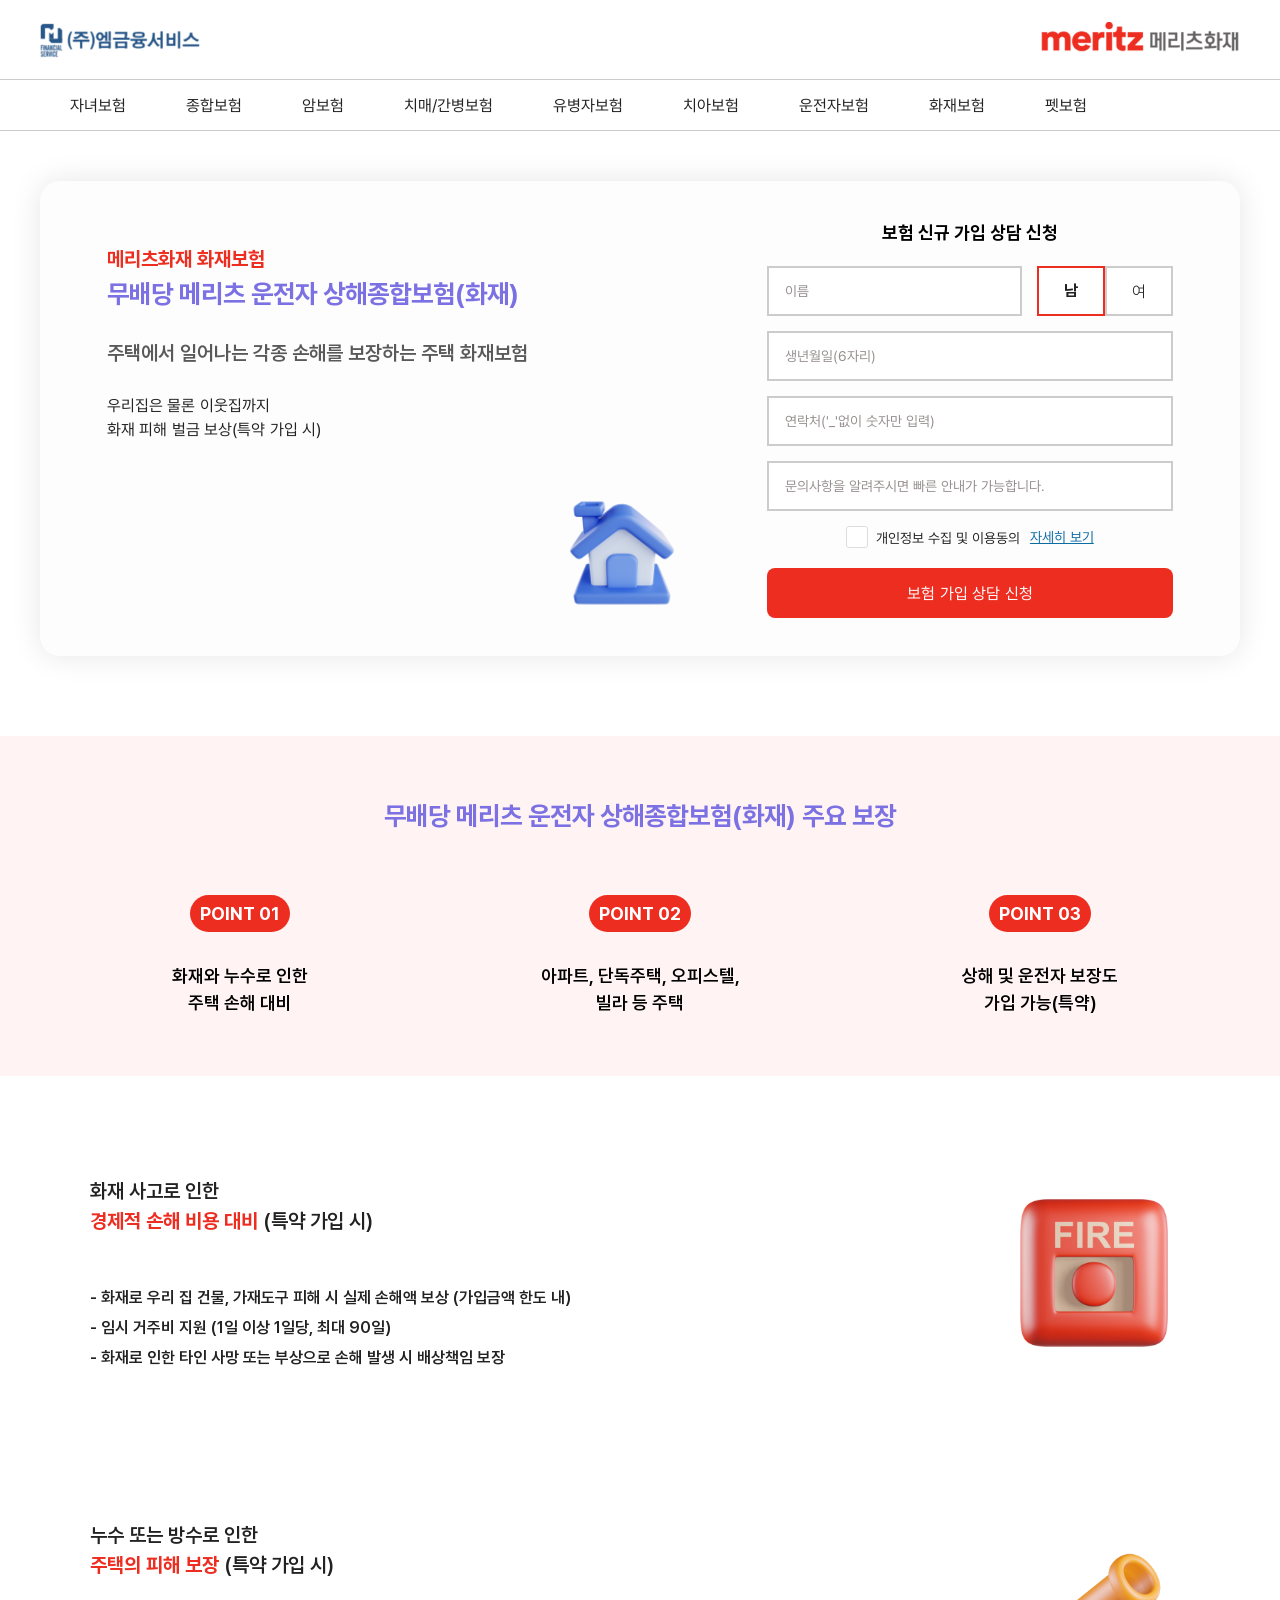
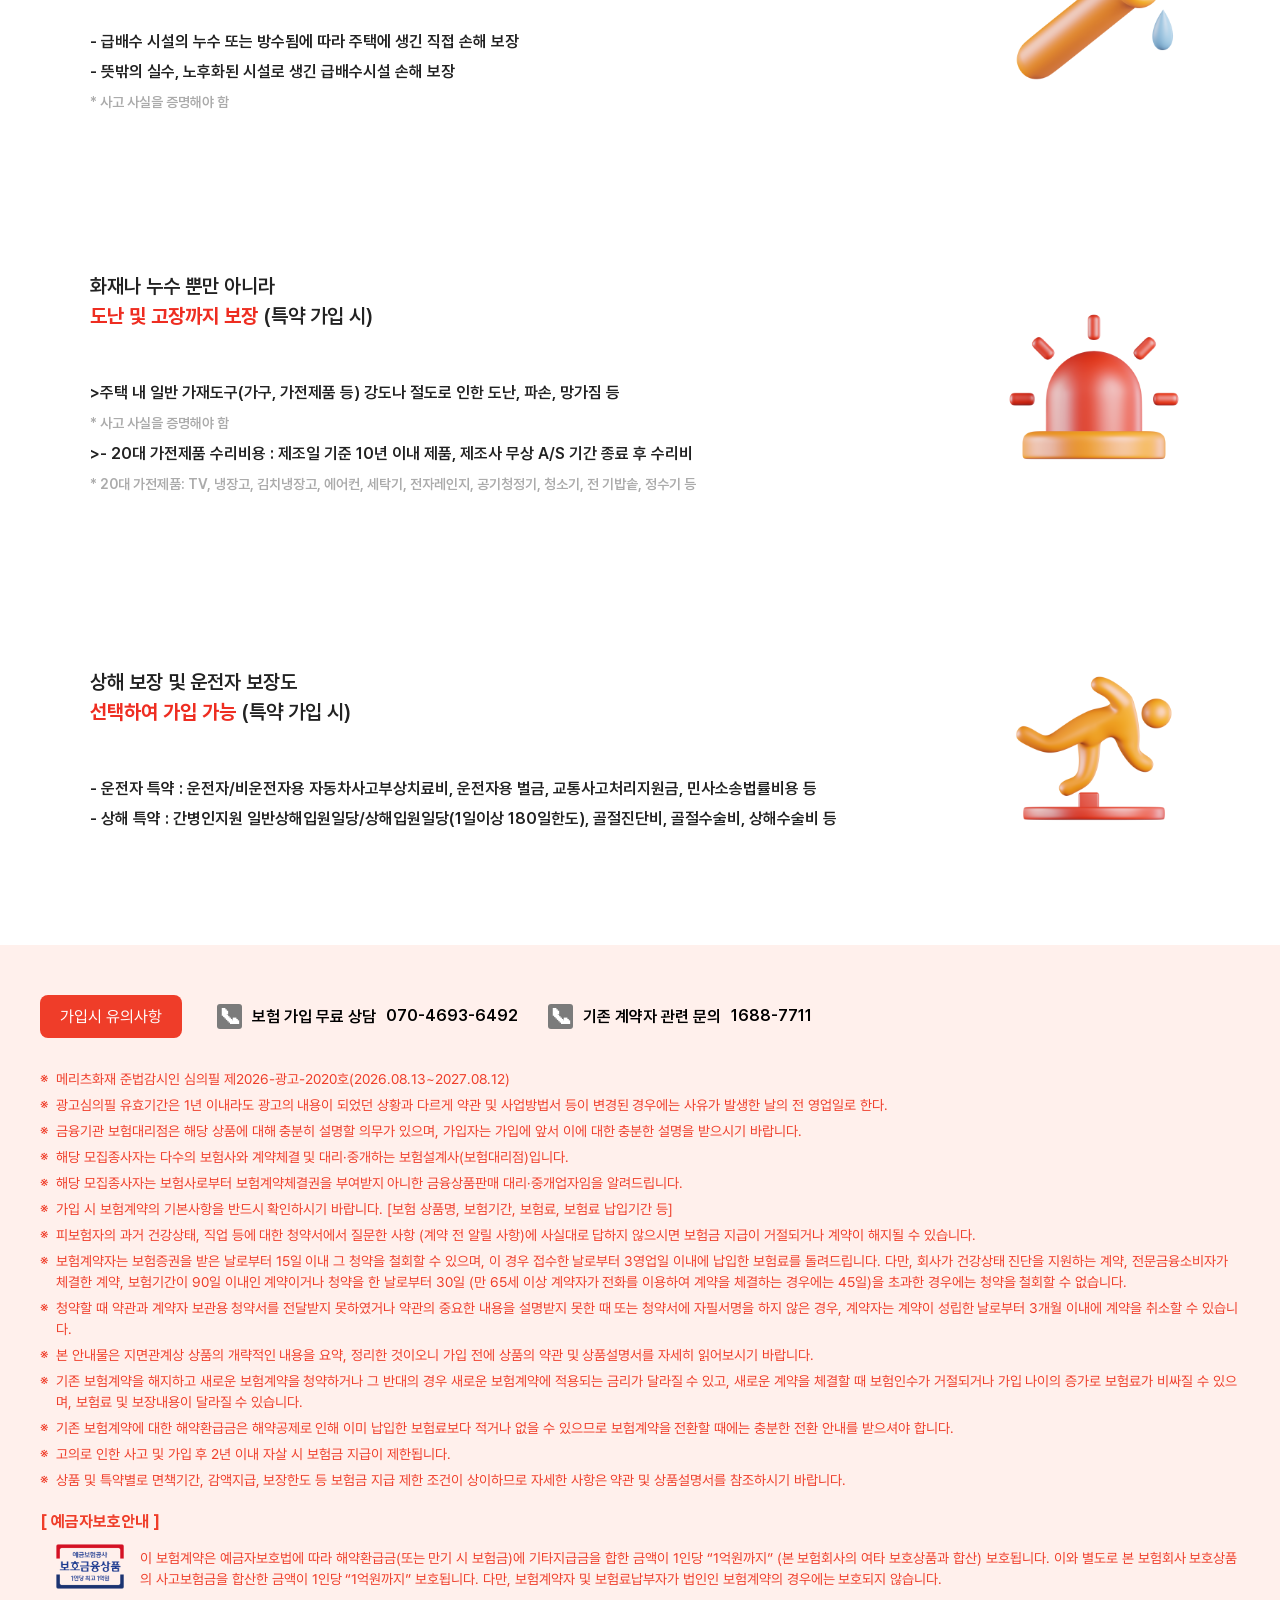
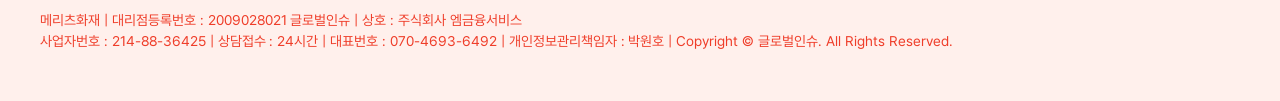
<file: sub/sub_fire.html>
<!DOCTYPE html>
<html lang="ko">

<head>
    <title>메리츠화재 주택화재보험 | 아파트·빌라·오피스텔·원룸 화재보험</title>
    <meta name="description"
        content="메리츠화재 주택화재보험으로 화재로 인한 재산 손해와 누수, 도난, 일상생활배상책임 등 생활 속 위험을 보장, 아파트·오피스텔·빌라·원룸 맞춤 보험료 견적 설계 및 가입 상담" />
    <meta name="keywords"
        content="메리츠화재보험, 메리츠화재 화재보험, 메리츠 주택화재보험, 화재보험비교사이트, 주택화재보험, 주택화재보험추천, 메리츠화재, 아파트화재보험, 메리츠아파트화재보험, 화재보험, 빌라화재보험, 오피스텔화재보험, 화재보험메리츠, 메리츠화재주택화재보험, 메리츠화재아파트화재보험" />
    <link rel="canonical" href="https://insure-center.co.kr/fire" />
    <link rel="image_src" href="https://insure-center.co.kr/img/main_img.png">
    <meta name="robots" content="index, follow">
    <meta name="language" content="kr">
    <meta name="title" content="메리츠화재 주택화재보험 | 아파트, 오피스텔, 빌라 화재보험" />
    <meta name="publisher" content="메리츠화재 주택화재보험 | 아파트, 오피스텔, 빌라 화재보험" />
    <meta name="Other Agent" content="메리츠화재 주택화재보험 | 아파트, 오피스텔, 빌라 화재보험" />
    <meta name="Author" content="메리츠화재 주택화재보험 | 아파트, 오피스텔, 빌라 화재보험" />
    <meta name="subject" content="메리츠화재 주택화재보험 | 아파트, 오피스텔, 빌라 화재보험" />
    <meta name="location" content="South Korea" />
    <meta itemprop="name" content="메리츠화재 주택화재보험 | 아파트, 오피스텔, 빌라 화재보험" />
    <meta itemprop="description"
        content="메리츠화재 주택화재보험으로 화재로 인한 재산 손해와 누수, 도난, 일상생활배상책임 등 생활 속 위험을 보장, 아파트·오피스텔·빌라·원룸 맞춤 보험료 견적 설계 및 가입 상담" />
    <meta itemprop="image" content="https://insure-center.co.kr/img/main_img.png" />
    <meta property="og:type" content="website" />
    <meta property="og:title" content="메리츠화재 주택화재보험 | 아파트, 오피스텔, 빌라 화재보험" />
    <meta property="og:site_name" content="메리츠화재 주택화재보험 | 아파트, 오피스텔, 빌라 화재보험" />
    <meta property="og:description"
        content="메리츠화재 주택화재보험으로 화재로 인한 재산 손해와 누수, 도난, 일상생활배상책임 등 생활 속 위험을 보장, 아파트·오피스텔·빌라·원룸 맞춤 보험료 견적 설계 및 가입 상담" />
    <meta property="og:image" content="https://insure-center.co.kr/img/main_img.png" />
    <meta property="og:url" content="https://insure-center.co.kr/fire" />
    <meta property="og:image:width" content="1200" />
    <meta property="og:image:height" content="630" />
    <meta name="twitter:card" content="summary" />
    <meta name="twitter:title" content="메리츠화재 주택화재보험 | 아파트, 오피스텔, 빌라 화재보험" />
    <meta name="twitter:site" content="메리츠화재 주택화재보험 | 아파트, 오피스텔, 빌라 화재보험" />
    <meta name="twitter:description"
        content="메리츠화재 주택화재보험으로 화재로 인한 재산 손해와 누수, 도난, 일상생활배상책임 등 생활 속 위험을 보장, 아파트·오피스텔·빌라·원룸 맞춤 보험료 견적 설계 및 가입 상담" />
    <meta name="twitter:image" content="https://insure-center.co.kr/img/main_img.png" />
    <meta name="twitter:url" content="https://insure-center.co.kr/fire" />
    <meta name="twitter:image:width" content="1024" />
    <meta name="twitter:image:height" content="512" />
    <meta name="viewport"
        content="width=device-width, height=device-height, initial-scale=1.0, minimum-scale=1.0, maximum-scale=2.0, user-scalable=yes">
        
    <!-- favicon -->
    <link rel="icon" href="favicon.ico">

    <!-- css -->
    <link rel="stylesheet" href="../css/fonts.css">
    <link rel="stylesheet" href="../css/reset.css">
    <link rel="stylesheet" href="../css/style.css">
    <link rel="stylesheet" href="../css/sub.css">
    <link rel="stylesheet" href="../css/aos.css">
    <link rel="stylesheet" href="../css/slick.css">

    <!-- js -->
    <script src="../js/jquery-1.12.4.min.js"></script>
    <script src="../js/slick.min.js"></script>
    <script src="../js/aos.js"></script>
    <script src="../js/sub.js"></script>
    <script src="../js/script.js"></script>

</head>

<body>

    <div id="wrap">

        <!-- 헤더 영역 -->
        <header id="headerWrap">
            <div class="container">
                <div class="headerBox">

                    <!-- 로고 영역 -->
                    <div class="headerTopBox">

                        <div class="headerLogoBox headerLogoBox01">
                            <h1>
                                <a href="../index.html">
                                    <img src="../images/common/logo02.png" alt="(주)엠금융서비스">
                                </a>
                            </h1>
                        </div>

                        <div class="headerLogoBox headerLogoBox02">
                            <h1>
                                <a href="../index.html">
                                    <img src="../images/common/logo.png" alt="메리츠화재">
                                </a>
                            </h1>
                        </div>

                    </div>
                    <!-- //로고 영역 -->

                    <!-- 네비게이션 영역 -->
                    <div class="headerBottomBox">

                        <nav class="headerNav">
                            <ul class="headerMenu">
                                <li>
                                    <a href="#">
                                        자녀보험
                                    </a>

                                    <ul class="headerSubMenu">
                                        <li>
                                            <a href="../sub/sub_baby.html">내Mom같은어린이보험(태아)</a>
                                        </li>
                                        <li>
                                            <a href="../sub/sub_child.html">내Mom같은어린이보험</a>
                                        </li>
                                    </ul>

                                </li>
                                <li>
                                    <a href="#">
                                        종합보험
                                    </a>

                                    <ul class="headerSubMenu">
                                        <li>
                                            <a href="../sub/sub_youth.html">내Mom대로보장보험</a>
                                        </li>
                                        <li>
                                            <a href="../sub/sub_health.html">올바른종합보험</a>
                                        </li>
                                        <li>
                                            <a href="../sub/sub_5105.html">The건강한5.10.5보장보험</a>
                                        </li>
                                    </ul>

                                </li>
                                <li>
                                    <a href="#">
                                        암보험
                                    </a>

                                    <ul class="headerSubMenu">
                                        <li>
                                            <a href="../sub/sub_cancer2.html">또걸려도또받는암보험</a>
                                        </li>
                                    </ul>

                                </li>
                                <li>
                                    <a href="#">
                                        치매/간병보험
                                    </a>

                                    <ul class="headerSubMenu">
                                        <li>
                                            <a href="../sub/sub_care.html">간편한치매간병보험</a>
                                        </li>
                                    </ul>

                                </li>
                                <li>
                                    <a href="#">
                                        유병자보험
                                    </a>

                                    <ul class="headerSubMenu">
                                        <li>
                                            <a href="../sub/sub_simple.html">통합간편건강보험</a>
                                        </li>
                                    </ul>

                                </li>
                                <li>
                                    <a href="#">
                                        치아보험
                                    </a>

                                    <ul class="headerSubMenu">
                                        <li>
                                            <a href="../sub/sub_dental.html">치아보험이목구비</a>
                                        </li>
                                    </ul>

                                </li>
                                <li>
                                    <a href="#">
                                        운전자보험
                                    </a>

                                    <ul class="headerSubMenu">
                                        <li>
                                            <a href="../sub/sub_drive.html">운전자상해종합보험</a>
                                        </li>
                                    </ul>

                                </li>
                                <li>
                                    <a href="#">
                                        화재보험
                                    </a>

                                    <ul class="headerSubMenu">
                                        <li>
                                            <a href="../sub/sub_fire.html">운전자상해종합보험(화재)</a>
                                        </li>
                                    </ul>

                                </li>
                                <li>
                                    <a href="#">
                                        펫보험
                                    </a>

                                    <ul class="headerSubMenu">
                                        <li>
                                            <a href="../sub/sub_pet.html">펫퍼민트</a>
                                        </li>
                                    </ul>

                                </li>
                            </ul>
                        </nav>

                    </div>
                    <!-- //네비게이션 영역 -->

                    <!-- 모바일메뉴 영역 -->
                    <div id="mobileMenuWrap">

                        <button type="button" class="mobileMenuBtn toggleBtn" aria-expanded="false"
                            aria-label="모바일메뉴 열기">
                            <span></span>
                            <span></span>
                            <span></span>
                        </button>

                        <div class="mobileMenuBox">

                            <nav class="mobileMenuNav">
                                <ul class="mobileMenu">
                                    <li>
                                        <a href="#">
                                            자녀보험
                                        </a>

                                        <ul class="mobileSubMenu">
                                            <li>
                                                <a href="../sub/sub_baby.html">내Mom같은어린이보험(태아)</a>
                                            </li>
                                            <li>
                                                <a href="../sub/sub_child.html">내Mom같은어린이보험</a>
                                            </li>
                                        </ul>

                                    </li>
                                    <li>
                                        <a href="#">
                                            종합보험
                                        </a>

                                        <ul class="mobileSubMenu">
                                            <li>
                                                <a href="../sub/sub_youth.html">내Mom대로보장보험</a>
                                            </li>
                                            <li>
                                                <a href="../sub/sub_health.html">올바른종합보험</a>
                                            </li>
                                            <li>
                                                <a href="../sub/sub_5105.html">The건강한5.10.5보장보험</a>
                                            </li>
                                        </ul>

                                    </li>
                                    <li>
                                        <a href="#">
                                            암보험
                                        </a>

                                        <ul class="mobileSubMenu">
                                            <li>
                                                <a href="../sub/sub_cancer2.html">또걸려도또받는암보험</a>
                                            </li>
                                        </ul>

                                    </li>
                                    <li>
                                        <a href="#">
                                            치매/간병보험
                                        </a>

                                        <ul class="mobileSubMenu">
                                            <li>
                                                <a href="../sub/sub_care.html">간편한치매간병보험</a>
                                            </li>
                                        </ul>

                                    </li>
                                    <li>
                                        <a href="#">
                                            유병자보험
                                        </a>

                                        <ul class="mobileSubMenu">
                                            <li>
                                                <a href="../sub/sub_simple.html">통합간편건강보험</a>
                                            </li>
                                        </ul>

                                    </li>
                                    <li>
                                        <a href="#">
                                            치아보험
                                        </a>

                                        <ul class="mobileSubMenu">
                                            <li>
                                                <a href="../sub/sub_dental.html">치아보험이목구비</a>
                                            </li>
                                        </ul>

                                    </li>
                                    <li>
                                        <a href="#">
                                            운전자보험
                                        </a>

                                        <ul class="mobileSubMenu">
                                            <li>
                                                <a href="../sub/sub_drive.html">운전자상해종합보험</a>
                                            </li>
                                        </ul>

                                    </li>
                                    <li>
                                        <a href="#">
                                            화재보험
                                        </a>

                                        <ul class="mobileSubMenu">
                                            <li>
                                                <a href="../sub/sub_fire.html">운전자상해종합보험(화재)</a>
                                            </li>
                                        </ul>

                                    </li>
                                    <li>
                                        <a href="#">
                                            펫보험
                                        </a>

                                        <ul class="mobileSubMenu">
                                            <li>
                                                <a href="../sub/sub_pet.html">펫퍼민트</a>
                                            </li>
                                        </ul>

                                    </li>
                                </ul>
                            </nav>
                        </div>
                    </div>
                    <!-- //모바일메뉴 영역 -->

                </div>
            </div>
        </header>
        <!-- //헤더 영역 -->

        <!-- 메인 영역 -->
        <main id="subWrap">

            <!-- 가입신청 영역 -->
            <section id="formInfoWrap">
                <div class="container">
                    <div class="formInfoBox">

                        <!-- 보험상품 안내 영역 -->
                        <div class="formInfoDescBox">
                            <h2 class="insuranceSlideTitle">
                                메리츠화재 화재보험
                            </h2>

                            <h3 class="insuranceProductName">
                                무배당 메리츠 운전자 상해종합보험(화재)
                            </h3>

                            <p class="insuranceSlideSummary">
                                주택에서 일어나는 각종 손해를 보장하는 주택 화재보험
                            </p>

                            <p class="insuranceSlideDescription">
                                우리집은 물론 이웃집까지 <br>
                                화재 피해 벌금 보상(특약 가입 시)
                            </p>

                            <img src="../images/sub/icon11.png" alt="메리츠 누수보험
" class="img">

                        </div>
                        <!-- //보험상품 안내 영역 -->

                        <!-- 폼 영역 -->
                        <div class="formInputBox">

                            <h2>
                                보험 신규 가입 상담 신청
                            </h2>

                            <form action="" method="">

                                <div class="formBox">
                                    <div class="formUserInfoBox">

                                        <!-- 이름 -->
                                        <div class="inputTextBox">
                                            <label for="name" name="name" class="blind">이름</label>
                                            <input type="text" id="name" placeholder="이름">
                                        </div>


                                        <!-- 성별 -->
                                        <div class="genderSelectBox" role="radiogroup" aria-label="성별 선택">

                                            <div class="inputRadioBox">
                                                <input type="radio" name="gender" id="genderMale" value="male"
                                                    class="blind" checked>
                                                <label for="genderMale" class="radioItem">남</label>
                                            </div>

                                            <div class="inputRadioBox">
                                                <input type="radio" name="gender" id="genderFemale" value="female"
                                                    class="blind">
                                                <label for="genderFemale" class="radioItem">여</label>
                                            </div>

                                        </div>

                                    </div>
                                </div>

                                <!-- 생년월일 -->
                                <div class="formBox">
                                    <div class="inputTextBox">
                                        <label for="birthDate" name="birthDate" class="blind">생년월일</label>
                                        <input type="text" id="birthDate" placeholder="생년월일(6자리)">
                                    </div>
                                </div>

                                <!-- 연락처 -->
                                <div class="formBox">
                                    <div class="inputTextBox">
                                        <label for="phone" name="phone" class="blind">연락처</label>
                                        <input type="text" id="phone" placeholder="연락처('_'없이 숫자만 입력)">
                                    </div>
                                </div>

                                <!-- 문의사항 -->
                                <div class="formBox">
                                    <div class="inputTextBox">
                                        <label for="contact" name="contact" class="blind">문의사항</label>
                                        <input type="text" id="contact" placeholder="문의사항을 알려주시면 빠른 안내가 가능합니다.">
                                    </div>
                                </div>

                                <div class="inputCheckBox">
                                    <input type="checkbox" id="agreeChk" name="agreeChk" class="blind">
                                    <label for="agreeChk">개인정보 수집 및 이용동의 </label>
                                    <button type="button" class="detailViewBtn">자세히 보기</button>
                                </div>

                                <button type="submit" class="formBtn">
                                    보험 가입 상담 신청
                                </button>

                            </form>

                        </div>
                        <!-- //폼 영역 -->

                    </div>
                </div>
            </section>
            <!-- //가입신청 영역 -->

            <!-- 보험 주요 보장 영역 -->
            <section id="insuranceCoverageWrap">

                <!-- 보험 주요 보장 안내 영역 -->
                <div class="insuranceCoverageBox">
                    <div class="container">

                        <h3 class="insuranceProductName">
                            무배당 메리츠 운전자 상해종합보험(화재) 주요 보장
                        </h3>

                        <ol class="insuranceCoverageList">
                            <li class="insuranceCoverageItem">
                                <span class="insuranceCoveragePoint">
                                    POINT 01
                                </span>

                                <p class="insuranceCoverageDescription">
                                    화재와 누수로 인한 <br>
                                    주택 손해 대비
                                </p>
                            </li>

                            <li class="insuranceCoverageItem">
                                <span class="insuranceCoveragePoint">
                                    POINT 02
                                </span>

                                <p class="insuranceCoverageDescription">
                                    아파트, 단독주택, 오피스텔, <br>
                                    빌라 등 주택

                                </p>
                            </li>

                            <li class="insuranceCoverageItem">
                                <span class="insuranceCoveragePoint">
                                    POINT 03
                                </span>

                                <p class="insuranceCoverageDescription">
                                    상해 및 운전자 보장도 <br>
                                    가입 가능(특약)
                                </p>
                            </li>
                        </ol>
                    </div>
                </div>
                <!-- 보험 주요 보장 안내 영역 -->

                <!-- 보험 주요 보장 상세 영역 -->
                <div class="insuranceDetailBox">
                    <div class="container">
                        <ul class="insuranceDetailList">
                            <li class="insuranceDetailItem">
                                <div class="insuranceDetailContent">
                                    <h5 class="insuranceDetailTitle">
                                        화재 사고로 인한<br>
                                        <strong>
                                            경제적 손해 비용 대비
                                        </strong>
                                        (특약 가입 시)
                                    </h5>

                                    <ul class="insuranceBenefitList">
                                        <li>- 화재로 우리 집 건물, 가재도구 피해 시 실제 손해액 보상 (가입금액 한도 내)</li>
                                        <li>- 임시 거주비 지원 (1일 이상 1일당, 최대 90일)</li>
                                        <li>- 화재로 인한 타인 사망 또는 부상으로 손해 발생 시 배상책임 보장</li>
                                    </ul>
                                </div>

                                <div class="insuranceDetailImgBox">
                                    <img src="../images/sub/insurance_img40.png" alt="화재보험 누수">
                                </div>
                            </li>
                            <li class="insuranceDetailItem">
                                <div class="insuranceDetailContent">
                                    <h5 class="insuranceDetailTitle">
                                        누수 또는 방수로 인한<br>
                                        <strong>
                                            주택의 피해 보장
                                        </strong>
                                        (특약 가입 시)
                                    </h5>

                                    <ul class="insuranceBenefitList">
                                        <li>- 급배수 시설의 누수 또는 방수됨에 따라 주택에 생긴 직접 손해 보장</li>
                                        <li>- 뜻밖의 실수, 노후화된 시설로 생긴 급배수시설 손해 보장
                                            <p>
                                                * 사고 사실을 증명해야 함
                                            </p>
                                        </li>
                                    </ul>
                                </div>

                                <div class="insuranceDetailImgBox">
                                    <img src="../images/sub/insurance_img41.png" alt="누수보험">
                                </div>
                            </li>
                            <li class="insuranceDetailItem">
                                <div class="insuranceDetailContent">
                                    <h5 class="insuranceDetailTitle">
                                        화재나 누수 뿐만 아니라<br>
                                        <strong>
                                            도난 및 고장까지 보장
                                        </strong>
                                        (특약 가입 시)
                                    </h5>

                                    <ul class="insuranceBenefitList">
                                        <li>>주택 내 일반 가재도구(가구, 가전제품 등) 강도나 절도로 인한 도난, 파손, 망가짐 등
                                            <p>
                                                * 사고 사실을 증명해야 함
                                            </p>
                                        </li>
                                        <li>>- 20대 가전제품 수리비용 : 제조일 기준 10년 이내 제품, 제조사 무상 A/S 기간 종료 후 수리비
                                            <p>
                                                * 20대 가전제품: TV, 냉장고, 김치냉장고, 에어컨, 세탁기, 전자레인지, 공기청정기, 청소기, 전
                                                기밥솥, 정수기 등
                                            </p>
                                        </li>
                                    </ul>
                                </div>

                                <div class="insuranceDetailImgBox">
                                    <img src="../images/sub/insurance_img42.png" alt="아파트누수보험
">
                                </div>
                            </li>
                            <li class="insuranceDetailItem">
                                <div class="insuranceDetailContent">
                                    <h5 class="insuranceDetailTitle">
                                        상해 보장 및 운전자 보장도<br>
                                        <strong>
                                            선택하여 가입 가능
                                        </strong>
                                        (특약 가입 시)
                                    </h5>

                                    <ul class="insuranceBenefitList">
                                        <li>- 운전자 특약 : 운전자/비운전자용 자동차사고부상치료비, 운전자용 벌금, 교통사고처리지원금, 민사소송법률비용 등</li>
                                        <li>- 상해 특약 : 간병인지원 일반상해입원일당/상해입원일당(1일이상 180일한도),
                                            골절진단비, 골절수술비, 상해수술비 등</li>
                                    </ul>
                                </div>

                                <div class="insuranceDetailImgBox">
                                    <img src="../images/sub/insurance_img43.png" alt="배상책임보험">
                                </div>
                            </li>
                        </ul>
                    </div>
                </div>
                <!-- //보험 주요 보장 상세 영역 -->

            </section>
            <!-- //보험 주요 보장 영역 -->

        </main>
        <!-- //메인 영역 -->

        <!-- 푸터 영역 -->
        <footer id="footerWrap">
            <div class="container">
                <div class="footerBox">

                    <!-- 상단 영역 -->
                    <div class="footerTopBox">
                        <button type="button" class="footerPopupBtn">
                            가입시 유의사항
                        </button>

                        <div class="footerContactList">

                            <dl class="footerContactItem consultationContact">
                                <dt class="footerContactTitle">보험 가입 무료 상담</dt>
                                <dd class="footerContactNumber">
                                    <a href="tel:070-4693-6492">
                                        070-4693-6492
                                    </a>
                                </dd>
                            </dl>

                            <dl class="footerContactItem contractContact">
                                <dt class="footerContactTitle">기존 계약자 관련 문의</dt>
                                <dd class="footerContactNumber">
                                    <a href="tel:1688-7711">
                                        1688-7711
                                    </a>
                                </dd>
                            </dl>

                        </div>
                    </div>
                    <!-- //상단 영역 -->

                    <!-- 보험상품 안내 및 유의사항 -->
                    <div class="footerNoticeBox">
                        <ul class="footerNoticeList">
                            <li>
                                메리츠화재 준법감시인 심의필 제2026-광고-2020호(2026.08.13~2027.08.12)
                            </li>

                            <li>
                                광고심의필 유효기간은 1년 이내라도 광고의 내용이 되었던 상황과 다르게 약관 및
                                사업방법서 등이 변경된 경우에는 사유가 발생한 날의 전 영업일로 한다.
                            </li>

                            <li>
                                금융기관 보험대리점은 해당 상품에 대해 충분히 설명할 의무가 있으며,
                                가입자는 가입에 앞서 이에 대한 충분한 설명을 받으시기 바랍니다.
                            </li>

                            <li>
                                해당 모집종사자는 다수의 보험사와 계약체결 및 대리·중개하는
                                보험설계사(보험대리점)입니다.
                            </li>

                            <li>
                                해당 모집종사자는 보험사로부터 보험계약체결권을 부여받지 아니한
                                금융상품판매 대리·중개업자임을 알려드립니다.
                            </li>

                            <li>
                                가입 시 보험계약의 기본사항을 반드시 확인하시기 바랍니다.
                                [보험 상품명, 보험기간, 보험료, 보험료 납입기간 등]
                            </li>

                            <li>
                                피보험자의 과거 건강상태, 직업 등에 대한 청약서에서 질문한 사항
                                (계약 전 알릴 사항)에 사실대로 답하지 않으시면 보험금 지급이 거절되거나
                                계약이 해지될 수 있습니다.
                            </li>

                            <li>
                                보험계약자는 보험증권을 받은 날로부터 15일 이내 그 청약을 철회할 수 있으며,
                                이 경우 접수한 날로부터 3영업일 이내에 납입한 보험료를 돌려드립니다.
                                다만, 회사가 건강상태 진단을 지원하는 계약, 전문금융소비자가 체결한 계약,
                                보험기간이 90일 이내인 계약이거나 청약을 한 날로부터 30일
                                (만 65세 이상 계약자가 전화를 이용하여 계약을 체결하는 경우에는 45일)을
                                초과한 경우에는 청약을 철회할 수 없습니다.
                            </li>

                            <li>
                                청약할 때 약관과 계약자 보관용 청약서를 전달받지 못하였거나
                                약관의 중요한 내용을 설명받지 못한 때 또는 청약서에 자필서명을 하지 않은 경우,
                                계약자는 계약이 성립한 날로부터 3개월 이내에 계약을 취소할 수 있습니다.
                            </li>

                            <li>
                                본 안내물은 지면관계상 상품의 개략적인 내용을 요약, 정리한 것이오니
                                가입 전에 상품의 약관 및 상품설명서를 자세히 읽어보시기 바랍니다.
                            </li>

                            <li>
                                기존 보험계약을 해지하고 새로운 보험계약을 청약하거나 그 반대의 경우
                                새로운 보험계약에 적용되는 금리가 달라질 수 있고, 새로운 계약을 체결할 때
                                보험인수가 거절되거나 가입 나이의 증가로 보험료가 비싸질 수 있으며,
                                보험료 및 보장내용이 달라질 수 있습니다.
                            </li>

                            <li>
                                기존 보험계약에 대한 해약환급금은 해약공제로 인해 이미 납입한 보험료보다
                                적거나 없을 수 있으므로 보험계약을 전환할 때에는 충분한 전환 안내를
                                받으셔야 합니다.
                            </li>

                            <li>
                                고의로 인한 사고 및 가입 후 2년 이내 자살 시 보험금 지급이 제한됩니다.
                            </li>

                            <li>
                                상품 및 특약별로 면책기간, 감액지급, 보장한도 등 보험금 지급 제한 조건이
                                상이하므로 자세한 사항은 약관 및 상품설명서를 참조하시기 바랍니다.
                            </li>

                        </ul>

                        <div class="insuranceDepositBox">
                            <h3 class="insuranceDepositTitle">
                                [ 예금자보호안내 ]
                            </h3>
                            <div class="insuranceDepositText">
                                <img src="../images/common/product_info_img.png" alt="예금보험공사 보호금융상품 1인창 최고 1억원">
                                <p>
                                    이 보험계약은 예금자보호법에 따라 해약환급금(또는 만기 시 보험금)에
                                    기타지급금을 합한 금액이 1인당 “1억원까지”
                                    (본 보험회사의 여타 보호상품과 합산) 보호됩니다.
                                    이와 별도로 본 보험회사 보호상품의 사고보험금을 합산한 금액이
                                    1인당 “1억원까지” 보호됩니다. 다만, 보험계약자 및 보험료납부자가
                                    법인인 보험계약의 경우에는 보호되지 않습니다.
                                </p>
                            </div>
                        </div>

                    </div>
                    <!-- //보험상품 안내 및 유의사항 -->

                    <!-- 회사 정보 영역 -->
                    <div class="footerCompanyBox">

                        <!-- 회사 정보 -->
                        <div class="footerCompanyInfo">
                            <p>
                                메리츠화재 | 대리점등록번호 : 2009028021 글로벌인슈 | 상호 : 주식회사 엠금융서비스 <br>
                                사업자번호 : 214-88-36425 | 상담접수 : 24시간
                                | 대표번호 : 070-4693-6492 | 개인정보관리책임자 : 박원호 | Copyright © 글로벌인슈. All Rights Reserved.
                            </p>
                        </div>
                        <!-- //회사 정보 영역 -->

                    </div>
                </div>
        </footer>
        <!-- //푸터 영역 -->

    </div>
    <!-- //wrap -->

    <!-- 개인정보 수집 및 이용동의 팝업 -->
    <div id="privacyPolicyPopup" class="commonPopupWrap">
        <div class="popupBox">

            <!-- 팝업 내용 -->
            <div class="popupContent">
                <div class="privacyPolicyBox">

                    <h2 id="privacyPopupTitle" class="popupContentTitle privacyPolicyTitle">
                        개인(신용)정보의 수집·이용에 관한 사항
                    </h2>

                    <p class="privacyPolicyIntro">
                        귀하가 금융상품 소개 등을 위하여 본인의 개인(신용)정보를 수집·이용하고자 하는
                        경우에는 [개인정보보호법] 제15조 및 제22조, [신용정보의 이용 및 보호에 관한 법률]
                        제32조 및 제33조에 따라 동의를 얻어야 합니다. 이에 본인은 귀사가 아래의 내용과
                        같이 영업목적으로 본인의 개인(신용)정보를 수집·이용하는 데 동의합니다.
                    </p>

                    <div class="privacyPolicyList">

                        <div class="privacyPolicyItem">
                            <h3 class="privacyPolicyItemTitle">
                                1. 개인정보의 수집·이용 목적
                            </h3>

                            <ul class="privacyPolicySubList">
                                <li>
                                    서비스 이용에 따른 본인 식별 절차 및 개인 맞춤 서비스 제공
                                </li>

                                <li>
                                    보험상품, 서비스 소개 및 판매, 사은·판촉행사 안내
                                    (전화, SMS 포함)
                                </li>

                                <li>
                                    고지사항 전달, 본인 의사 확인, 불만 처리 등 원활한 보험 관련
                                    의사소통 경로의 확보
                                </li>
                            </ul>
                        </div>

                        <div class="privacyPolicyItem">
                            <h3 class="privacyPolicyItemTitle">
                                2. 수집·이용할 개인(신용)정보의 내용
                            </h3>

                            <p class="privacyPolicyText">
                                성명, 생년월일, 성별, 연락처
                            </p>
                        </div>

                        <div class="privacyPolicyItem">
                            <h3 class="privacyPolicyItemTitle">
                                3. 개인(신용)정보의 보유·이용 기간
                            </h3>

                            <p class="privacyPolicyText">
                                수집·이용 동의일로부터 고객님의 동의 철회 시까지 보관하며,
                                1544-1683으로 전화하시면 철회할 수 있습니다.
                                (단, 최대 3년)
                            </p>
                        </div>

                        <div class="privacyPolicyItem">
                            <h3 class="privacyPolicyItemTitle">
                                4. 개인정보 수집에 동의하지 않는 경우
                            </h3>

                            <p class="privacyPolicyText">
                                이용자는 개인정보 수집 동의를 거부할 권리가 있으며,
                                이에 대한 동의를 하지 않은 경우에는 보험설계 및 상담 서비스 제공이
                                제한됩니다.
                            </p>
                        </div>

                        <div class="privacyPolicyItem">
                            <h3 class="privacyPolicyItemTitle">
                                5. 수집자
                            </h3>

                            <p class="privacyPolicyText">
                                ㈜엠금융서비스
                            </p>
                        </div>

                    </div>

                    <ul class="privacyPolicyNoticeList">
                        <li>
                            정보 동의 시 계약상담 및 가입설계를 위해 최소한의 정보만
                            수집·이용·조회하게 되며, 본 동의를 거부하시는 경우 보험계약 상담 등
                            정상적인 서비스 제공이 불가능할 수 있습니다.
                        </li>

                        <li>
                            이 동의서는 계약의 갱신 등으로 변경되는 경우에도 유효합니다.
                        </li>
                    </ul>

                    <div class="marketingOptOutBox">
                        <h3 class="marketingOptOutTitle">
                            상품권유 중지청구(Do-Not Call)
                        </h3>

                        <ul class="marketingOptOutList">
                            <li>
                                개인(신용)정보 제공 및 이용에 동의한 이후에도 전화[1544-1683],
                                서면 등을 통해 언제든지 마케팅 활동에 대한 중지를 요청할 수 있습니다.
                            </li>

                            <li>
                                현 개인정보 수집·이용에 관한 사항의 내용에 추가, 삭제, 수정이 있을 시에는
                                개정 최소 7일 전부터 회사 인터넷 홈페이지 등을 통해 고지하겠습니다.
                            </li>
                        </ul>
                    </div>

                </div>
            </div>
            <!-- //팝업 내용 -->

            <!-- 팝업 닫기 -->
            <button type="button" class="popupCloseBtn" aria-label="팝업 닫기"></button>

        </div>
    </div>
    <!-- //개인정보 수집 및 이용동의 팝업 -->

    <!-- 보험가입 전 유의사항 팝업 -->
    <div id="insuranceNoticePopup" class="commonPopupWrap">
        <div class="popupBox">

            <!-- 팝업 내용 -->
            <div class="popupContent">
                <div class="insuranceNoticeBox">

                    <!-- 보험가입 전 유의사항 -->
                    <div class="insuranceNoticeSection">
                        <h2 id="insuranceNoticeTitle" class="popupContentTitle">
                            보험가입 전 유의사항
                        </h2>

                        <ul class="insuranceNoticeList">
                            <li>
                                (주)엠금융서비스 보험대리점은 소비자에게 해당 상품에 대해 충분히
                                설명해야 하며, 보험계약자는 본 상품 가입에 앞서 이에 대한 충분한
                                설명을 받으시기 바랍니다.
                            </li>

                            <li>
                                (주)엠금융서비스 보험대리점은 다수의 보험사와 계약 체결 및
                                대리·중개하는 보험설계사(보험대리점)이며, 보험사로부터
                                보험계약체결권을 부여받지 아니한 금융상품판매 대리·중개업자임을
                                알려드립니다.
                            </li>

                            <li>
                                보험계약자가 기존 보험계약을 해지하고 새로운 보험계약을 체결하는
                                경우, 보험인수가 거절되거나 보험료가 인상될 수 있으며,
                                보장내용(면책기간 재적용 등)이 달라질 수 있습니다.
                            </li>

                            <li>
                                가입 시 보험 상품명, 보험기간, 갱신기간, 납입기간, 보험료,
                                면책기간, 감액기간 등 기본사항을 반드시 확인하시기 바랍니다.
                            </li>

                            <li>
                                보험기간 중에 발생한 사고 및 질병에 한하여 보상하며,
                                보상받을 수 있는 경우와 보상받을 수 없는 경우를 확인하셔야 합니다.
                            </li>

                            <li>
                                지급한도, 면책사항 등에 따라 보험금 지급이 제한될 수 있습니다.
                                또한 상해담보의 경우 암벽등반, 스카이다이빙 등 직업, 직무,
                                동호회 활동 중 발생한 사고는 보상하지 않습니다.
                            </li>

                            <li>
                                보험계약 청약 시 기재사항을 사실대로 빠짐없이 작성하고
                                자필 서명하셔야 합니다.
                            </li>

                            <li>
                                질병이나 상해에 대한 위험 보장을 주목적으로 하는 보장성보험이며,
                                저축 또는 연금수령을 목적으로 가입하시기에 적합하지 않습니다.
                            </li>

                            <li>
                                갱신형 상품은 별도의 의사 표시가 없으면 보험기간 만기 시 계약이
                                갱신될 수 있으며, 갱신 시 보험료가 인상될 수 있습니다.
                            </li>

                            <li>
                                보험계약 체결 전 상품설명서 및 약관을 반드시 읽어보시기 바랍니다.
                            </li>
                        </ul>
                    </div>
                    <!-- //보험가입 전 유의사항 -->

                    <!-- 예금자 보호안내 -->
                    <div class="insuranceDepositBox">
                        <h3 class="insuranceDepositTitle">
                            [ 예금자보호안내 ]
                        </h3>
                        <div class="insuranceDepositText">
                            <img src="../images/common/product_info_img.png" alt="예금보험공사 보호금융상품 1인창 최고 1억원">
                            <p>
                                이 보험계약은 예금자보호법에 따라 해약환급금(또는 만기 시 보험금)에
                                기타지급금을 합한 금액이 1인당 “1억원까지”
                                (본 보험회사의 여타 보호상품과 합산) 보호됩니다.
                                이와 별도로 본 보험회사 보호상품의 사고보험금을 합산한 금액이
                                1인당 “1억원까지” 보호됩니다. 다만, 보험계약자 및 보험료납부자가
                                법인인 보험계약의 경우에는 보호되지 않습니다.
                            </p>
                        </div>
                    </div>

                    <!-- 보험계약 체결 전 유의사항 -->
                    <div class="insuranceNoticeSection">
                        <h3 class="insuranceNoticeSectionTitle">
                            보험계약 체결 전 유의사항
                        </h3>

                        <p class="insuranceNoticeText">
                            보험계약자 또는 피보험자께서는 보험계약 체결 전에 보험상품명,
                            보험기간, 보험료, 보험료납입기간, 피보험자 등의 계약내용을 반드시
                            확인하시고 해당 상품의 가입설명서 및 보험약관 내용을 반드시
                            읽어보시기 바랍니다.
                        </p>
                    </div>
                    <!-- //보험계약 체결 전 유의사항 -->

                    <!-- 보험계약 해지 후 다른 보험계약 시 유의사항 -->
                    <div class="insuranceNoticeSection">
                        <h3 class="insuranceNoticeSectionTitle">
                            보험계약 해지 후 다른 보험계약 시 유의사항
                        </h3>

                        <p class="insuranceNoticeText">
                            보험계약자 또는 피보험자께서는 기존에 체결되어 있던 보험계약을
                            해지하고 새로운 보험계약을 체결하는 경우 질병이력, 연령증가 등으로
                            가입이 거절되거나 보험료가 인상될 수 있으며, 가입 상품에 따라
                            새로운 면책기간 적용 및 보장 제한 등 기타 불이익이 발생할 수 있습니다.
                        </p>
                    </div>
                    <!-- //보험계약 해지 후 다른 보험계약 시 유의사항 -->

                    <!-- 보험계약 전 알릴 의무 -->
                    <div class="insuranceNoticeSection">
                        <h3 class="insuranceNoticeSectionTitle">
                            보험계약 전 알릴 의무
                        </h3>

                        <p class="insuranceNoticeText">
                            “계약 전 알릴 의무사항”은 회사가 보험계약의 청약을 인수하는 데
                            필요한 자료이므로 보험계약자 및 피보험자는 사실대로 알려야 합니다.
                            위 사항에 대하여 만약 사실대로 알리지 않거나 사실과 다르게 알린
                            경우에는 보험가입이 거절될 수 있으며, 특히 그 내용이 [중요한 사항]에
                            해당하는 경우에는 보험계약자 또는 피보험자의 의사와 관계없이
                            보험약관상 [계약 전 알릴 의무 위반의 효과] 조항에 의해 계약이
                            해지되거나 보장이 제한될 수 있습니다.
                        </p>

                        <p class="insuranceNoticeText">
                            보험설계사는 계약 전 알릴 의무사항에 대한 수령권한이 없으므로
                            과거의 진단 또는 치료 사실 등 중요한 내용을 청약서에 기재하지 않고
                            보험설계사에게 구두로만 알린 경우에는 계약 전 알릴 의무를 이행한
                            것으로 인정되지 않아, 향후 계약이 해지되거나 보험금을 지급받지
                            못할 수 있습니다.
                        </p>
                    </div>
                    <!-- //보험계약 전 알릴 의무 -->

                    <!-- 보험계약 후 알릴 의무 -->
                    <div class="insuranceNoticeSection">
                        <h3 class="insuranceNoticeSectionTitle">
                            보험계약 후 알릴 의무
                        </h3>

                        <p class="insuranceNoticeText">
                            보험계약자 등은 피보험자의 직업·직무 변경 등이 발생한 경우 지체 없이
                            보험회사에 알려야 하며, 이를 알리지 않은 경우 계약 해지 등 알릴 의무
                            위반에 따른 불이익이 발생할 수 있습니다.
                        </p>
                    </div>
                    <!-- //보험계약 후 알릴 의무 -->

                    <!-- 부활 -->
                    <div class="insuranceNoticeSection">
                        <h3 class="insuranceNoticeSectionTitle">
                            부활(효력회복)
                        </h3>

                        <p class="insuranceNoticeText">
                            계약자 또는 피보험자는 보험기간 중에 피보험자가 그 직업 또는 직무를
                            변경(자가용 운전자가 영업용 운전자로 직업 또는 직무를 변경하는 등의
                            경우를 포함합니다)하거나 이륜자동차 또는 원동기장치자전거
                            (전동퀵보드, 전동휠 등 전동기로 작동하는 개인형 이동장치를 포함하여
                            장애인 또는 교통약자가 사용하는 보행보조용 의자차인 전동휠체어,
                            의료용 스쿠터 등은 제외합니다)를 계속적으로 사용
                            (직업, 직무 또는 동호회 활동과 출퇴근 용도 등으로 주로 사용하는
                            경우에 한함)하게 된 경우에는 지체 없이 회사에 알려야 합니다.
                        </p>

                        <p class="insuranceNoticeText">
                            이에 따라 위험이 감소된 경우에는 회사는 그 차액보험료를 돌려드리며,
                            계약자 또는 피보험자의 고의 또는 중대한 과실로 위험이 증가된 경우에는
                            통지를 받은 날부터 1개월 이내에 보험료의 증액을 청구하거나 계약을
                            해지할 수 있습니다.
                        </p>

                        <p class="insuranceNoticeText">
                            계약자 또는 피보험자가 고의 또는 중대한 과실로 직업 또는 직무의
                            변경 사실을 회사에 알리지 않은 경우 변경 후 요율이 변경 전 요율보다
                            높을 때에는 회사는 동 사실을 안 날부터 1개월 이내에 계약자 또는
                            피보험자에게 보험료의 증액을 청구하거나 계약을 해지할 수 있습니다.
                            또한 보험사고가 발생한 경우 보험금의 지급이 제한될 수 있습니다.
                        </p>
                    </div>
                    <!-- //부활 -->

                    <!-- 자동갱신 특약 관련사항 -->
                    <div class="insuranceNoticeSection">
                        <h3 class="insuranceNoticeSectionTitle">
                            자동갱신 특약 관련사항
                        </h3>

                        <p class="insuranceNoticeText">
                            갱신형 특별약관의 만기일 전일까지 계약자의 별도 의사표시가 없는 한
                            자동갱신되며, 이때 보험료는 인상될 수 있습니다.
                        </p>
                    </div>
                    <!-- //자동갱신 특약 관련사항 -->

                    <!-- 자필서명 -->
                    <div class="insuranceNoticeSection">
                        <h3 class="insuranceNoticeSectionTitle">
                            자필서명
                        </h3>

                        <p class="insuranceNoticeText">
                            보험계약자와 피보험자가 자필서명을 하지 않으신 경우에는 보장을 받지
                            못할 수 있습니다. 다만, 전화를 이용하여 가입할 때 일정 요건이
                            충족되면 자필서명을 생략할 수 있으며, 인터넷을 이용한 사이버몰에서는
                            전자서명으로 대체할 수 있습니다.
                        </p>
                    </div>
                    <!-- //자필서명 -->

                    <!-- 청약철회 -->
                    <div class="insuranceNoticeSection">
                        <h3 class="insuranceNoticeSectionTitle">
                            청약철회
                        </h3>

                        <p class="insuranceNoticeText">
                            일반금융소비자인 계약자는 「금융소비자 보호에 관한 법률」 제46조,
                            동법 시행령 제37조, 동법 감독규정 제30조에서 정하는 바에 따라
                            보험증권을 받은 날부터 15일 이내
                            (청약을 한 날부터 30일 이내에 한하며, 만 65세 이상 계약자가 전화를
                            이용하여 체결한 계약은 45일)에 청약을 철회할 수 있으며,
                            이 경우 철회를 접수한 날부터 3영업일 이내에 보험료를 돌려드립니다.
                        </p>

                        <p class="insuranceNoticeText">
                            다만, 회사가 건강상태 진단을 지원하는 계약, 보장기간이 90일 이내인
                            계약 또는 전문금융소비자가 체결한 계약은 청약을 철회할 수 없습니다.
                        </p>
                    </div>
                    <!-- //청약철회 -->

                    <!-- 개인정보를 보호받을 권리 -->
                    <div class="insuranceNoticeSection">
                        <h3 class="insuranceNoticeSectionTitle">
                            개인정보를 보호받을 권리
                        </h3>

                        <p class="insuranceNoticeText">
                            보험계약자는 법에서 정한 경우를 제외하고 본인의 동의 없이 본인의
                            개인정보가 제3자에게 제공 또는 이용되지 않을 권리가 있습니다.
                        </p>
                    </div>
                    <!-- //개인정보를 보호받을 권리 -->

                    <!-- 비례보상 -->
                    <div class="insuranceNoticeSection">
                        <h3 class="insuranceNoticeSectionTitle">
                            비례보상
                        </h3>

                        <p class="insuranceNoticeText">
                            실손의료보장, 배상책임 관련 보장 등 해당 담보를 보장하는 다수의
                            보험계약이 체결되어 있는 경우, 2개 이상의 보험에 가입하더라도
                            그 계약과 보험금을 분담하여 비례보상되므로 유사한 보험가입 여부 및
                            보상한도를 반드시 확인하시기 바랍니다.
                        </p>
                    </div>
                    <!-- //비례보상 -->

                    <!-- 품질보증제도 -->
                    <div class="insuranceNoticeSection">
                        <h3 class="insuranceNoticeSectionTitle">
                            품질보증제도
                        </h3>

                        <p class="insuranceNoticeText">
                            회사가 보험약관 및 계약자 보관용 청약서를 청약할 때 보험계약자에게
                            전달하지 않거나 약관의 중요한 내용을 설명하지 않은 때 또는 계약을
                            체결할 때 계약자가 청약서에 자필서명
                            (날인 및 전자서명법 제2조 제2호에 따른 전자서명을 포함합니다)을
                            하지 않은 때(전화를 이용하여 계약을 체결하는 경우 자필서명을
                            생략할 수 있음)에는 계약자는 계약이 성립한 날부터 3개월 이내에
                            계약을 취소할 수 있습니다.
                        </p>

                        <p class="insuranceNoticeText">
                            이 경우 회사는 계약자에게 이미 납입한 보험료를 돌려드리며,
                            보험료를 받은 기간에 대하여 보험계약대출이율을 연 단위 복리로
                            계산한 금액을 더하여 지급합니다.
                        </p>
                    </div>
                    <!-- //품질보증제도 -->

                    <!-- 위법계약을 해지할 수 있는 권리 -->
                    <div class="insuranceNoticeSection">
                        <h3 class="insuranceNoticeSectionTitle">
                            위법계약을 해지할 수 있는 권리
                        </h3>

                        <p class="insuranceNoticeText">
                            계약자는 보험회사가 「금융소비자 보호에 관한 법률」 제17조 내지
                            제21조를 위반하여 계약을 체결한 경우, 동법 제47조
                            (위법계약의 해지) 제1항, 동법 시행령 제38조 및 동법 감독규정
                            제31조에서 정하는 바에 따라 계약체결일부터 5년을 초과하지 않는
                            범위 내에서 계약체결에 대한 회사의 위반사항을 안 날부터 1년 이내에
                            서면 등으로 해당 계약의 해지를 요구할 수 있습니다.
                        </p>

                        <p class="insuranceNoticeText">
                            이때 계약자는 해지요구서에 위반 사실을 증명하는 서류를 첨부하여
                            보험사에 제출하여야 합니다. 이 경우 보험사에 해지를 요구하신 날부터
                            10일 이내에 수락 여부를 통지
                            (거절할 때에는 거절 사유를 함께 포함하여 통지)받으실 수 있습니다.
                        </p>

                        <p class="insuranceNoticeText">
                            다만, 법률에 따라 가입 의무가 부과되고 그 해제·해지도 해당 법률에
                            따라 가능한 보장성 상품에 대해 계약의 해지를 요구하려는 경우에는
                            동종의 다른 보험에 가입되어 있어야 합니다.
                        </p>
                    </div>
                    <!-- //위법계약을 해지할 수 있는 권리 -->

                    <!-- 해약환급금 안내 -->
                    <div class="insuranceNoticeSection">
                        <h3 class="insuranceNoticeSectionTitle">
                            해약환급금이 납입한 보험료보다 적거나 없을 수 있는 이유
                        </h3>

                        <p class="insuranceNoticeText">
                            보험계약자는 계약을 해지할 수 있으며, 중도 해지 시 지급되는
                            해약환급금은 납입한 보험료보다 적거나 없을 수 있습니다.
                            그 이유는 납입한 보험료 중 위험보장을 위한 보험료, 사업비 및
                            특약보험료를 차감한 후 운용·적립되고, 해지 시에는 계약자적립액에서
                            이미 지출한 사업비 해당액을 차감하는 경우가 있기 때문입니다.
                        </p>
                    </div>
                    <!-- //해약환급금 안내 -->

                    <!-- 보험금을 지급하지 않는 사유 -->
                    <div class="insuranceNoticeSection">
                        <h3 class="insuranceNoticeSectionTitle">
                            보험금을 지급하지 않는 사유
                        </h3>

                        <p class="insuranceNoticeText">
                            회사는 다음 중 어느 한 가지로 보험금 지급사유가 발생한 때에는
                            보험금을 지급하지 않습니다.
                        </p>

                        <ul class="insuranceNoticeList insuranceNoticeDashList">
                            <li>
                                피보험자가 고의로 자신을 해친 경우. 다만, 피보험자가 심신상실
                                등으로 자유로운 의사결정을 할 수 없는 상태에서 자신을 해친
                                경우에는 보험금을 지급하여 드립니다.
                            </li>

                            <li>
                                보험수익자가 고의로 피보험자를 해친 경우. 다만, 그 보험수익자가
                                일부 보험수익자인 경우에는 다른 보험수익자에 대한 보험금은
                                지급합니다.
                            </li>

                            <li>
                                계약자가 고의로 피보험자를 해친 경우
                            </li>

                            <li>
                                피보험자의 임신, 출산(제왕절개 포함), 산후기. 그러나 회사가
                                보장하는 보험금 지급사유로 인한 경우에는 보험금을 지급해드립니다.
                            </li>

                            <li>
                                전쟁, 외국의 무력행사, 혁명, 내란, 사변, 폭동
                            </li>
                        </ul>
                    </div>
                    <!-- //보험금을 지급하지 않는 사유 -->

                    <!-- 모집질서 확립 및 신고센터 -->
                    <div class="insuranceNoticeSection">
                        <h3 class="insuranceNoticeSectionTitle">
                            모집질서 확립 및 신고센터 안내
                        </h3>

                        <p class="insuranceNoticeText">
                            특별이익 제공 등 법질서 문란행위는 금융감독원으로부터 제재를 받을
                            수 있습니다.
                        </p>

                        <p class="insuranceNoticeText">
                            금융감독원 민원상담 전화 : 국번 없이 1332 /
                            인터넷 :
                            <a href="https://www.fss.or.kr" target="_blank" rel="noopener noreferrer">
                                www.fss.or.kr
                            </a>
                        </p>
                    </div>
                    <!-- //모집질서 확립 및 신고센터 -->

                    <!-- 분쟁조정절차 -->
                    <div class="insuranceNoticeSection">
                        <h3 class="insuranceNoticeSectionTitle">
                            분쟁조정절차에 관한 사항
                        </h3>

                        <p class="insuranceNoticeText">
                            이 보험계약과 관련하여 의문사항 또는 불만(민원)이 있을 경우
                            해당 모집자나 생명보험협회 상담센터(02-2262-6600)에 문의할 수
                            있습니다.
                        </p>

                        <p class="insuranceNoticeText">
                            또한 분쟁이 발생한 경우 금융감독원
                            (국번 없이 1332,
                            <a href="https://www.fss.or.kr" target="_blank" rel="noopener noreferrer">
                                www.fss.or.kr
                            </a>),
                            한국소비자원(국번 없이 1372) 등에 도움을 요청할 수 있습니다.
                            다만, 분쟁조정의 신청 이후 또는 조정신청 사건의 처리절차 진행 중에
                            일방 당사자가 소를 제기한 경우에는 그 조정의 처리를 중지하고
                            이를 당사자 쌍방에게 통보합니다.
                        </p>
                    </div>
                    <!-- //분쟁조정절차 -->

                    <!-- 금융감독원 보험범죄 신고센터 -->
                    <div class="insuranceNoticeSection">
                        <h3 class="insuranceNoticeSectionTitle">
                            금융감독원 보험범죄 신고센터 안내
                        </h3>

                        <p class="insuranceNoticeText">
                            보험사기방지 특별법 제8조(보험사기죄)에 의거 10년 이하의 징역 또는
                            5천만원 이하의 벌금에 처해집니다.
                        </p>

                        <p class="insuranceNoticeText">
                            금융감독원 민원상담 전화 : 국번 없이 1332 /
                            <a href="https://www.fss.or.kr" target="_blank" rel="noopener noreferrer">
                                www.fss.or.kr
                            </a>
                        </p>
                    </div>
                    <!-- //금융감독원 보험범죄 신고센터 -->

                    <!-- 승환계약 불이익사항 -->
                    <div class="insuranceNoticeSection">
                        <h3 class="insuranceNoticeSectionTitle">
                            승환계약 불이익사항 안내
                        </h3>

                        <p class="insuranceNoticeText">
                            보험계약자가 기존 보험계약을 해지하고 새로운 보험계약을 체결하는
                            과정에서 다음과 같은 불이익이 발생할 수 있습니다.
                        </p>

                        <ol class="insuranceNoticeNumberList">
                            <li>
                                <span>①</span>
                                질병이력, 연령증가 등으로 가입이 거절되거나 보험료가
                                인상될 수 있습니다.
                            </li>

                            <li>
                                <span>②</span>
                                가입 상품에 따라 새로운 면책기간 적용 및 보장 제한 등
                                기타 불이익이 발생할 수 있습니다.
                            </li>
                        </ol>
                    </div>
                    <!-- //승환계약 불이익사항 -->

                    <!-- 기타 안내사항 -->
                    <div class="insuranceNoticeSection">
                        <ul class="insuranceNoticeList insuranceNoticeDotList">
                            <li>
                                자료 중 약관은 특정 보험회사의 약관을 참조했으며,
                                일부 내용은 보험회사 및 상품별로 상이할 수 있습니다.
                            </li>

                            <li>
                                회사별, 상품별, 성별, 연령, 직업에 따라 담보내용,
                                가입 가능한 담보와 가입금액은 상이하며, 회사가 정하는 기준에
                                따라 가입이 제한되거나 가입이 불가능할 수 있습니다.
                            </li>

                            <li>
                                광고심의필 유효기간은 1년 이내라도 광고의 내용이 되었던 상황과
                                다르게 약관 및 사업방법서 등이 변경된 경우에는 사유가 발생한
                                날의 전 영업일로 합니다.
                            </li>

                            <li>
                                상기 내용은 모집종사자 개인의 의견이며, 계약체결에 따른 이익 또는
                                손실은 보험계약자 및 피보험자에게 귀속됩니다.
                            </li>
                        </ul>
                    </div>
                    <!-- //기타 안내사항 -->

                </div>
            </div>
            <!-- //팝업 내용 -->

            <!-- 팝업 닫기 -->
            <button type="button" class="popupCloseBtn" aria-label="팝업 닫기"></button>

        </div>
    </div>
    <!-- //보험가입 전 유의사항 팝업 -->
</body>

</html>
</file>
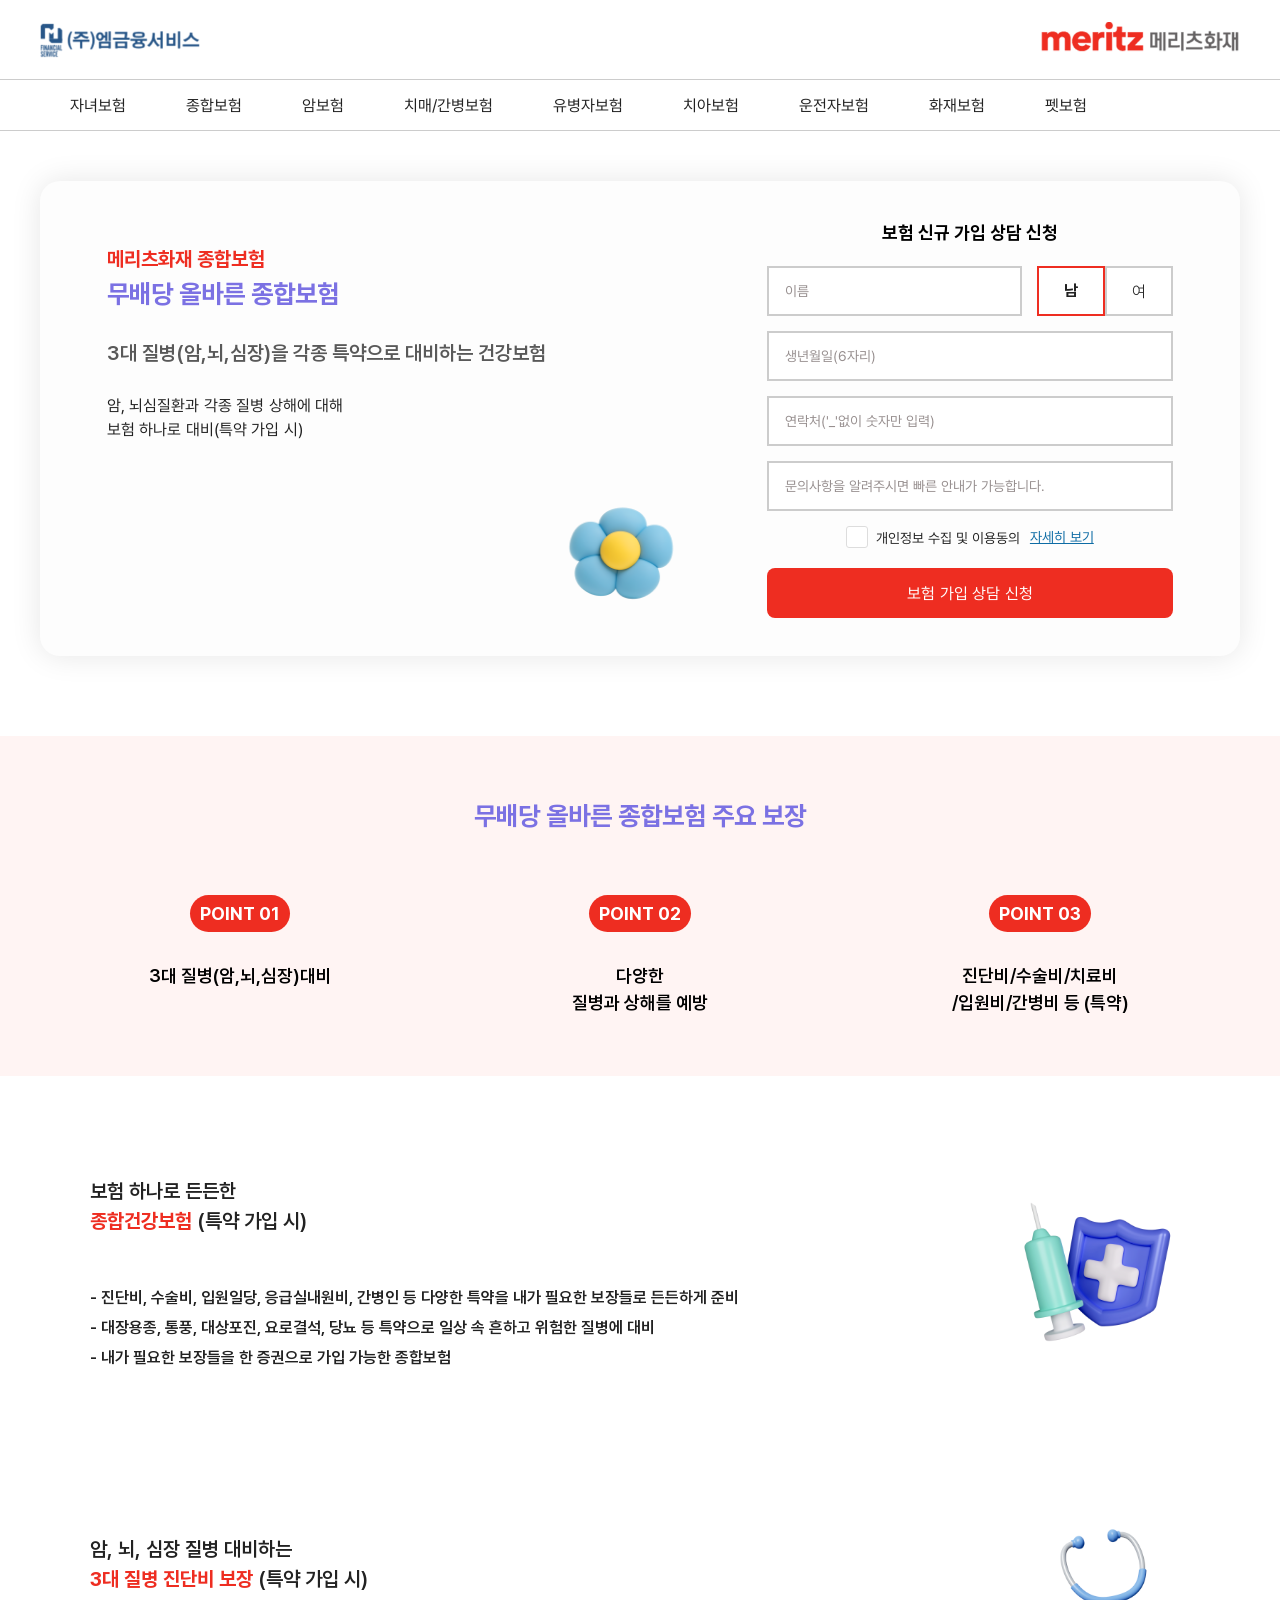
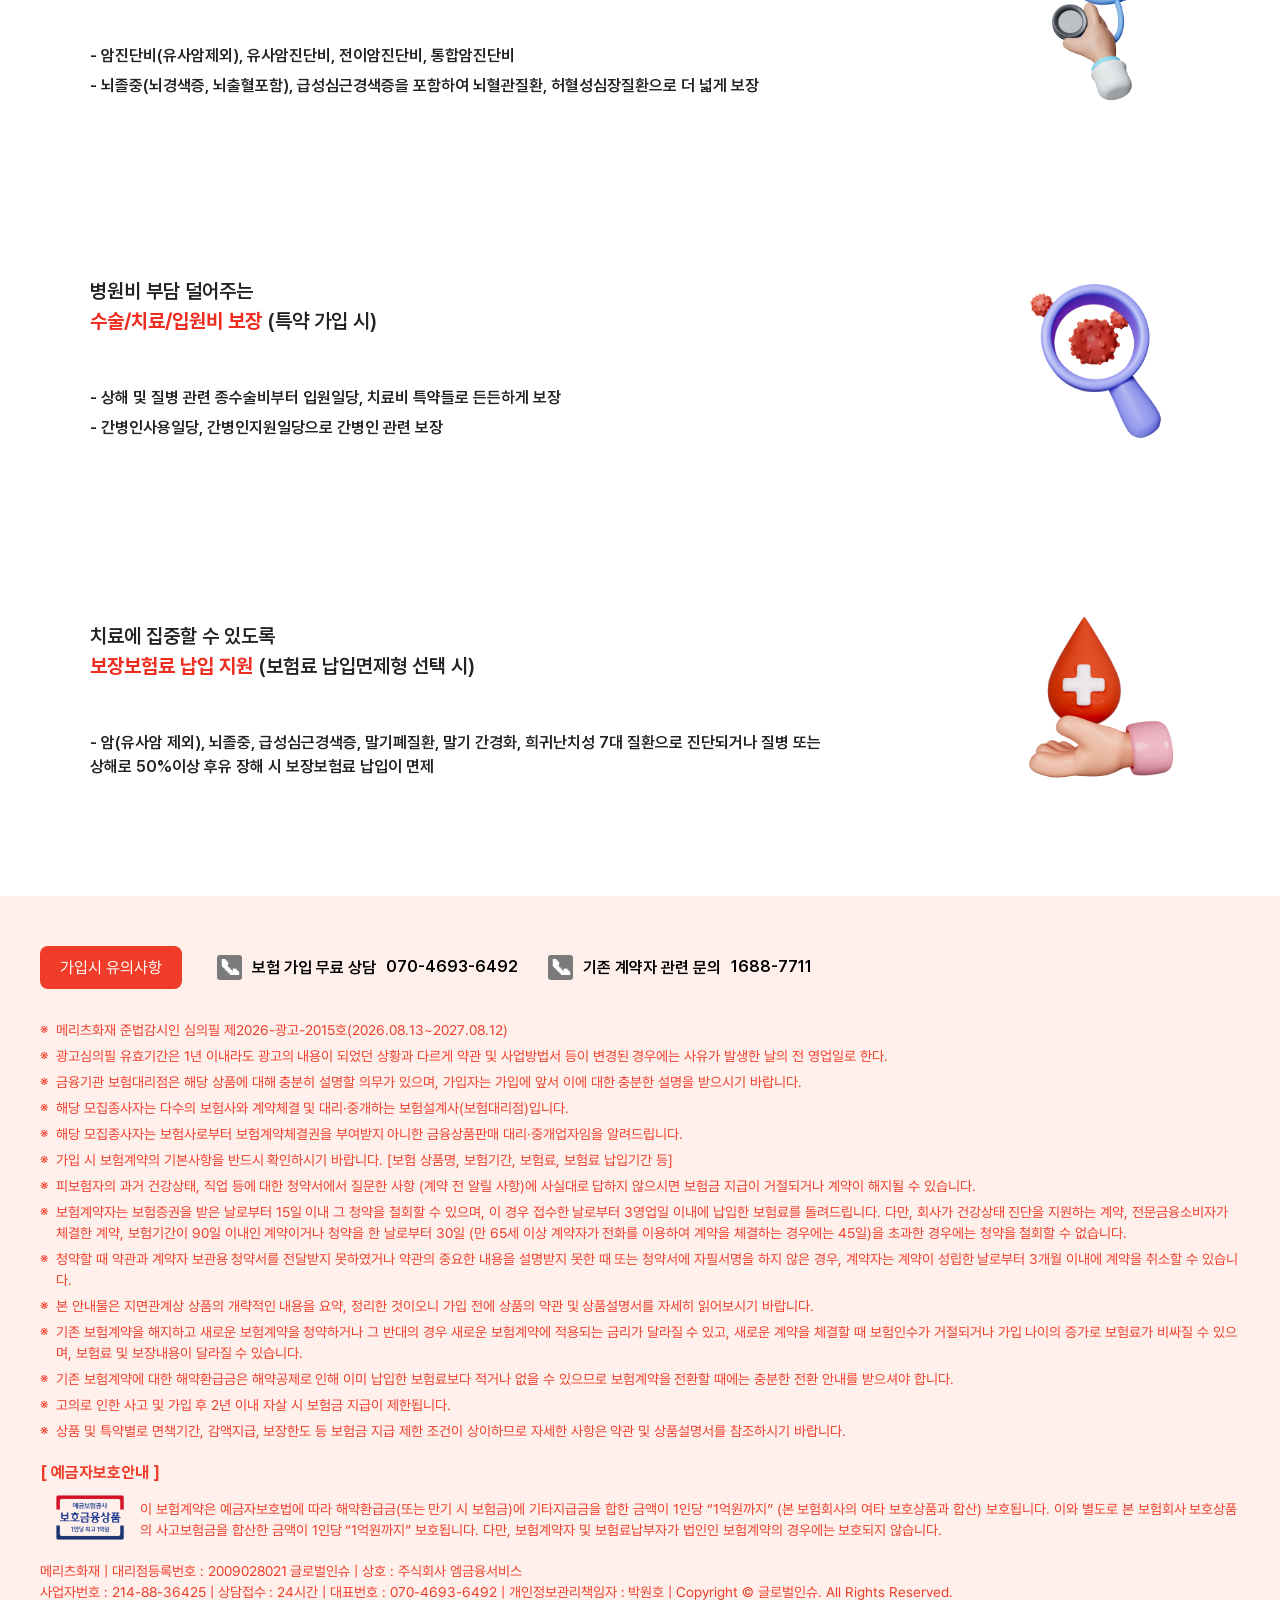
<file: sub/sub_health.html>
<!DOCTYPE html>
<html lang="ko">

<head>
    <title>메리츠화재 종합보험 | 3대 진단비(암뇌심) | 올바른 종합보험</title>
    <meta name="description"
        content="메리츠화재 올바른 종합보험, 3대 질병(암뇌심보험) 진단비부터 상해 및 질병 수술비, 주요치료비, 입원일당, 간병인 등 종합 보장, 신규 가입 상담 및 보험료 견적 설계" />
    <meta name="keywords"
        content="메리츠 건강보험, 메리츠 종합보험, 메리츠화재건강보험, 메리츠화재종합보험, 건강보험, 종합보험, 건강종합보험, 종합건강보험, 메리츠3대질병보험, 메리츠진단비보험, 메리츠수술비보험, 메리츠입원비보험, 메리츠3대진단비보험, 3대진단비보험, 3대질병보험, 3대질환보험, 암뇌심, 암뇌심보험, 메리츠화재" />
    <link rel="canonical" href="https://insure-center.co.kr/health" />
    <link rel="image_src" href="https://insure-center.co.kr/img/main_img.png">
    <meta name="robots" content="index, follow">
    <meta name="language" content="kr">
    <meta name="title" content="메리츠화재 종합보험 | 3대 진단비(암뇌심) | 올바른 종합보험" />
    <meta name="publisher" content="메리츠화재 종합보험 | 3대 진단비(암뇌심) | 올바른 종합보험" />
    <meta name="Other Agent" content="메리츠화재 종합보험 | 3대 진단비(암뇌심) | 올바른 종합보험" />
    <meta name="Author" content="메리츠화재 종합보험 | 3대 진단비(암뇌심) | 올바른 종합보험" />
    <meta name="subject" content="메리츠화재 종합보험 | 3대 진단비(암뇌심) | 올바른 종합보험" />
    <meta name="location" content="South Korea" />
    <meta itemprop="name" content="메리츠화재 종합보험 | 3대 진단비(암뇌심) | 올바른 종합보험" />
    <meta itemprop="description"
        content="메리츠화재 올바른 종합보험, 3대 질병(암뇌심보험) 진단비부터 상해 및 질병 수술비, 주요치료비, 입원일당, 간병인 등 종합 보장, 신규 가입 상담 및 보험료 견적 설계" />
    <meta itemprop="image" content="https://insure-center.co.kr/img/main_img.png" />
    <meta property="og:type" content="website" />
    <meta property="og:title" content="메리츠화재 종합보험 | 3대 진단비(암뇌심) | 올바른 종합보험" />
    <meta property="og:site_name" content="메리츠화재 종합보험 | 3대 진단비(암뇌심) | 올바른 종합보험" />
    <meta property="og:description"
        content="메리츠화재 올바른 종합보험, 3대 질병(암뇌심보험) 진단비부터 상해 및 질병 수술비, 주요치료비, 입원일당, 간병인 등 종합 보장, 신규 가입 상담 및 보험료 견적 설계" />
    <meta property="og:image" content="https://insure-center.co.kr/img/main_img.png" />
    <meta property="og:url" content="https://insure-center.co.kr/health" />
    <meta property="og:image:width" content="1200" />
    <meta property="og:image:height" content="630" />
    <meta name="twitter:card" content="summary" />
    <meta name="twitter:title" content="메리츠화재 종합보험 | 3대 진단비(암뇌심) | 올바른 종합보험" />
    <meta name="twitter:site" content="메리츠화재 종합보험 | 3대 진단비(암뇌심) | 올바른 종합보험" />
    <meta name="twitter:description"
        content="메리츠화재 올바른 종합보험, 3대 질병(암뇌심보험) 진단비부터 상해 및 질병 수술비, 주요치료비, 입원일당, 간병인 등 종합 보장, 신규 가입 상담 및 보험료 견적 설계" />
    <meta name="twitter:image" content="https://insure-center.co.kr/img/main_img.png" />
    <meta name="twitter:url" content="https://insure-center.co.kr/health" />
    <meta name="twitter:image:width" content="1024" />
    <meta name="twitter:image:height" content="512" />
    <meta name="viewport"
        content="width=device-width, height=device-height, initial-scale=1.0, minimum-scale=1.0, maximum-scale=2.0, user-scalable=yes">
        
    <!-- favicon -->
    <link rel="icon" href="favicon.ico">

    <!-- css -->
    <link rel="stylesheet" href="../css/fonts.css">
    <link rel="stylesheet" href="../css/reset.css">
    <link rel="stylesheet" href="../css/style.css">
    <link rel="stylesheet" href="../css/sub.css">
    <link rel="stylesheet" href="../css/aos.css">
    <link rel="stylesheet" href="../css/slick.css">

    <!-- js -->
    <script src="../js/jquery-1.12.4.min.js"></script>
    <script src="../js/slick.min.js"></script>
    <script src="../js/aos.js"></script>
    <script src="../js/sub.js"></script>
    <script src="../js/script.js"></script>

</head>

<body>

    <div id="wrap">

        <!-- 헤더 영역 -->
        <header id="headerWrap">
            <div class="container">
                <div class="headerBox">

                    <!-- 로고 영역 -->
                    <div class="headerTopBox">

                        <div class="headerLogoBox headerLogoBox01">
                            <h1>
                                <a href="../index.html">
                                    <img src="../images/common/logo02.png" alt="(주)엠금융서비스">
                                </a>
                            </h1>
                        </div>

                        <div class="headerLogoBox headerLogoBox02">
                            <h1>
                                <a href="../index.html">
                                    <img src="../images/common/logo.png" alt="메리츠화재">
                                </a>
                            </h1>
                        </div>

                    </div>
                    <!-- //로고 영역 -->

                    <!-- 네비게이션 영역 -->
                    <div class="headerBottomBox">

                        <nav class="headerNav">
                            <ul class="headerMenu">
                                <li>
                                    <a href="#">
                                        자녀보험
                                    </a>

                                    <ul class="headerSubMenu">
                                        <li>
                                            <a href="../sub/sub_baby.html">내Mom같은어린이보험(태아)</a>
                                        </li>
                                        <li>
                                            <a href="../sub/sub_child.html">내Mom같은어린이보험</a>
                                        </li>
                                    </ul>

                                </li>
                                <li>
                                    <a href="#">
                                        종합보험
                                    </a>

                                    <ul class="headerSubMenu">
                                        <li>
                                            <a href="../sub/sub_youth.html">내Mom대로보장보험</a>
                                        </li>
                                        <li>
                                            <a href="../sub/sub_health.html">올바른종합보험</a>
                                        </li>
                                        <li>
                                            <a href="../sub/sub_5105.html">The건강한5.10.5보장보험</a>
                                        </li>
                                    </ul>

                                </li>
                                <li>
                                    <a href="#">
                                        암보험
                                    </a>

                                    <ul class="headerSubMenu">
                                        <li>
                                            <a href="../sub/sub_cancer2.html">또걸려도또받는암보험</a>
                                        </li>
                                    </ul>

                                </li>
                                <li>
                                    <a href="#">
                                        치매/간병보험
                                    </a>

                                    <ul class="headerSubMenu">
                                        <li>
                                            <a href="../sub/sub_care.html">간편한치매간병보험</a>
                                        </li>
                                    </ul>

                                </li>
                                <li>
                                    <a href="#">
                                        유병자보험
                                    </a>

                                    <ul class="headerSubMenu">
                                        <li>
                                            <a href="../sub/sub_simple.html">통합간편건강보험</a>
                                        </li>
                                    </ul>

                                </li>
                                <li>
                                    <a href="#">
                                        치아보험
                                    </a>

                                    <ul class="headerSubMenu">
                                        <li>
                                            <a href="../sub/sub_dental.html">치아보험이목구비</a>
                                        </li>
                                    </ul>

                                </li>
                                <li>
                                    <a href="#">
                                        운전자보험
                                    </a>

                                    <ul class="headerSubMenu">
                                        <li>
                                            <a href="../sub/sub_drive.html">운전자상해종합보험</a>
                                        </li>
                                    </ul>

                                </li>
                                <li>
                                    <a href="#">
                                        화재보험
                                    </a>

                                    <ul class="headerSubMenu">
                                        <li>
                                            <a href="../sub/sub_fire.html">운전자상해종합보험(화재)</a>
                                        </li>
                                    </ul>

                                </li>
                                <li>
                                    <a href="#">
                                        펫보험
                                    </a>

                                    <ul class="headerSubMenu">
                                        <li>
                                            <a href="../sub/sub_pet.html">펫퍼민트</a>
                                        </li>
                                    </ul>

                                </li>
                            </ul>
                        </nav>

                    </div>
                    <!-- //네비게이션 영역 -->

                    <!-- 모바일메뉴 영역 -->
                    <div id="mobileMenuWrap">

                        <button type="button" class="mobileMenuBtn toggleBtn" aria-expanded="false"
                            aria-label="모바일메뉴 열기">
                            <span></span>
                            <span></span>
                            <span></span>
                        </button>

                        <div class="mobileMenuBox">

                            <nav class="mobileMenuNav">
                                <ul class="mobileMenu">
                                    <li>
                                        <a href="#">
                                            자녀보험
                                        </a>

                                        <ul class="mobileSubMenu">
                                            <li>
                                                <a href="../sub/sub_baby.html">내Mom같은어린이보험(태아)</a>
                                            </li>
                                            <li>
                                                <a href="../sub/sub_child.html">내Mom같은어린이보험</a>
                                            </li>
                                        </ul>

                                    </li>
                                    <li>
                                        <a href="#">
                                            종합보험
                                        </a>

                                        <ul class="mobileSubMenu">
                                            <li>
                                                <a href="../sub/sub_youth.html">내Mom대로보장보험</a>
                                            </li>
                                            <li>
                                                <a href="../sub/sub_health.html">올바른종합보험</a>
                                            </li>
                                            <li>
                                                <a href="../sub/sub_5105.html">The건강한5.10.5보장보험</a>
                                            </li>
                                        </ul>

                                    </li>
                                    <li>
                                        <a href="#">
                                            암보험
                                        </a>

                                        <ul class="mobileSubMenu">
                                            <li>
                                                <a href="../sub/sub_cancer2.html">또걸려도또받는암보험</a>
                                            </li>
                                        </ul>

                                    </li>
                                    <li>
                                        <a href="#">
                                            치매/간병보험
                                        </a>

                                        <ul class="mobileSubMenu">
                                            <li>
                                                <a href="../sub/sub_care.html">간편한치매간병보험</a>
                                            </li>
                                        </ul>

                                    </li>
                                    <li>
                                        <a href="#">
                                            유병자보험
                                        </a>

                                        <ul class="mobileSubMenu">
                                            <li>
                                                <a href="../sub/sub_simple.html">통합간편건강보험</a>
                                            </li>
                                        </ul>

                                    </li>
                                    <li>
                                        <a href="#">
                                            치아보험
                                        </a>

                                        <ul class="mobileSubMenu">
                                            <li>
                                                <a href="../sub/sub_dental.html">치아보험이목구비</a>
                                            </li>
                                        </ul>

                                    </li>
                                    <li>
                                        <a href="#">
                                            운전자보험
                                        </a>

                                        <ul class="mobileSubMenu">
                                            <li>
                                                <a href="../sub/sub_drive.html">운전자상해종합보험</a>
                                            </li>
                                        </ul>

                                    </li>
                                    <li>
                                        <a href="#">
                                            화재보험
                                        </a>

                                        <ul class="mobileSubMenu">
                                            <li>
                                                <a href="../sub/sub_fire.html">운전자상해종합보험(화재)</a>
                                            </li>
                                        </ul>

                                    </li>
                                    <li>
                                        <a href="#">
                                            펫보험
                                        </a>

                                        <ul class="mobileSubMenu">
                                            <li>
                                                <a href="../sub/sub_pet.html">펫퍼민트</a>
                                            </li>
                                        </ul>

                                    </li>
                                </ul>
                            </nav>
                        </div>
                    </div>
                    <!-- //모바일메뉴 영역 -->

                </div>
            </div>
        </header>
        <!-- //헤더 영역 -->

        <!-- 메인 영역 -->
        <main id="subWrap">

            <!-- 가입신청 영역 -->
            <section id="formInfoWrap">
                <div class="container">
                    <div class="formInfoBox">

                        <!-- 보험상품 안내 영역 -->
                        <div class="formInfoDescBox">
                            <h2 class="insuranceSlideTitle">
                                메리츠화재 종합보험
                            </h2>

                            <h3 class="insuranceProductName">
                                무배당 올바른 종합보험
                            </h3>

                            <p class="insuranceSlideSummary">
                                3대 질병(암,뇌,심장)을 각종 특약으로 대비하는 건강보험
                            </p>

                            <p class="insuranceSlideDescription">
                                암, 뇌심질환과 각종 질병 상해에 대해 <br>
                                보험 하나로 대비(특약 가입 시)
                            </p>

                            <img src="../images/sub/icon04.png" alt="메리츠화재 건강보험" class="img">

                        </div>
                        <!-- //보험상품 안내 영역 -->

                        <!-- 폼 영역 -->
                        <div class="formInputBox">

                            <h2>
                                보험 신규 가입 상담 신청
                            </h2>

                            <form action="" method="">

                                <div class="formBox">
                                    <div class="formUserInfoBox">

                                        <!-- 이름 -->
                                        <div class="inputTextBox">
                                            <label for="name" name="name" class="blind">이름</label>
                                            <input type="text" id="name" placeholder="이름">
                                        </div>


                                        <!-- 성별 -->
                                        <div class="genderSelectBox" role="radiogroup" aria-label="성별 선택">

                                            <div class="inputRadioBox">
                                                <input type="radio" name="gender" id="genderMale" value="male"
                                                    class="blind" checked>
                                                <label for="genderMale" class="radioItem">남</label>
                                            </div>

                                            <div class="inputRadioBox">
                                                <input type="radio" name="gender" id="genderFemale" value="female"
                                                    class="blind">
                                                <label for="genderFemale" class="radioItem">여</label>
                                            </div>

                                        </div>

                                    </div>
                                </div>

                                <!-- 생년월일 -->
                                <div class="formBox">
                                    <div class="inputTextBox">
                                        <label for="birthDate" name="birthDate" class="blind">생년월일</label>
                                        <input type="text" id="birthDate" placeholder="생년월일(6자리)">
                                    </div>
                                </div>

                                <!-- 연락처 -->
                                <div class="formBox">
                                    <div class="inputTextBox">
                                        <label for="phone" name="phone" class="blind">연락처</label>
                                        <input type="text" id="phone" placeholder="연락처('_'없이 숫자만 입력)">
                                    </div>
                                </div>

                                <!-- 문의사항 -->
                                <div class="formBox">
                                    <div class="inputTextBox">
                                        <label for="contact" name="contact" class="blind">문의사항</label>
                                        <input type="text" id="contact" placeholder="문의사항을 알려주시면 빠른 안내가 가능합니다.">
                                    </div>
                                </div>

                                <div class="inputCheckBox">
                                    <input type="checkbox" id="agreeChk" name="agreeChk" class="blind">
                                    <label for="agreeChk">개인정보 수집 및 이용동의 </label>
                                    <button type="button" class="detailViewBtn">자세히 보기</button>
                                </div>

                                <button type="submit" class="formBtn">
                                    보험 가입 상담 신청
                                </button>

                            </form>

                        </div>
                        <!-- //폼 영역 -->

                    </div>
                </div>
            </section>
            <!-- //가입신청 영역 -->

            <!-- 보험 주요 보장 영역 -->
            <section id="insuranceCoverageWrap">

                <!-- 보험 주요 보장 안내 영역 -->
                <div class="insuranceCoverageBox">
                    <div class="container">

                        <h3 class="insuranceProductName">
                            무배당 올바른 종합보험 주요 보장
                        </h3>

                        <ol class="insuranceCoverageList">
                            <li class="insuranceCoverageItem">
                                <span class="insuranceCoveragePoint">
                                    POINT 01
                                </span>

                                <p class="insuranceCoverageDescription">
                                    3대 질병(암,뇌,심장)대비
                                </p>
                            </li>

                            <li class="insuranceCoverageItem">
                                <span class="insuranceCoveragePoint">
                                    POINT 02
                                </span>

                                <p class="insuranceCoverageDescription">
                                    다양한 <br>
                                    질병과 상해를 예방
                                </p>
                            </li>

                            <li class="insuranceCoverageItem">
                                <span class="insuranceCoveragePoint">
                                    POINT 03
                                </span>

                                <p class="insuranceCoverageDescription">
                                    진단비/수술비/치료비 <br>
                                    /입원비/간병비 등 (특약)
                                </p>
                            </li>
                        </ol>
                    </div>
                </div>
                <!-- 보험 주요 보장 안내 영역 -->

                <!-- 보험 주요 보장 상세 영역 -->
                <div class="insuranceDetailBox">
                    <div class="container">
                        <ul class="insuranceDetailList">
                            <li class="insuranceDetailItem">
                                <div class="insuranceDetailContent">
                                    <h5 class="insuranceDetailTitle">
                                        보험 하나로 든든한<br>
                                        <strong>
                                            종합건강보험
                                        </strong>
                                        (특약 가입 시)
                                    </h5>

                                    <ul class="insuranceBenefitList">
                                        <li>- 진단비, 수술비, 입원일당, 응급실내원비, 간병인 등 다양한 특약을 내가 필요한 보장들로 든든하게 준비</li>
                                        <li>- 대장용종, 통풍, 대상포진, 요로결석, 당뇨 등 특약으로 일상 속 흔하고 위험한 질병에 대비</li>
                                        <li>- 내가 필요한 보장들을 한 증권으로 가입 가능한 종합보험</li>
                                    </ul>
                                </div>

                                <div class="insuranceDetailImgBox">
                                    <img src="../images/sub/insurance_img12.png" alt="메리츠 용종제거 수리비">
                                </div>
                            </li>
                            <li class="insuranceDetailItem">
                                <div class="insuranceDetailContent">
                                    <h5 class="insuranceDetailTitle">
                                        암, 뇌, 심장 질병 대비하는<br>
                                        <strong>
                                            3대 질병 진단비 보장
                                        </strong>
                                        (특약 가입 시)
                                    </h5>

                                    <ul class="insuranceBenefitList">
                                        <li>- 암진단비(유사암제외), 유사암진단비, 전이암진단비, 통합암진단비</li>
                                        <li>- 뇌졸중(뇌경색증, 뇌출혈포함), 급성심근경색증을 포함하여 뇌혈관질환, 허혈성심장질환으로 더 넓게 보장</li>
                                    </ul>
                                </div>

                                <div class="insuranceDetailImgBox">
                                    <img src="../images/sub/insurance_img13.png" alt="용종보험">
                                </div>
                            </li>
                            <li class="insuranceDetailItem">
                                <div class="insuranceDetailContent">
                                    <h5 class="insuranceDetailTitle">
                                        병원비 부담 덜어주는<br>
                                        <strong>
                                            수술/치료/입원비 보장
                                        </strong>
                                        (특약 가입 시)
                                    </h5>

                                    <ul class="insuranceBenefitList">
                                        <li>- 상해 및 질병 관련 종수술비부터 입원일당, 치료비 특약들로 든든하게 보장</li>
                                        <li>- 간병인사용일당, 간병인지원일당으로 간병인 관련 보장</li>
                                    </ul>
                                </div>

                                <div class="insuranceDetailImgBox">
                                    <img src="../images/sub/insurance_img14.png" alt="대장용종보험">
                                </div>
                            </li>
                            <li class="insuranceDetailItem">
                                <div class="insuranceDetailContent">
                                    <h5 class="insuranceDetailTitle">
                                        치료에 집중할 수 있도록<br>
                                        <strong>
                                            보장보험료 납입 지원
                                        </strong>
                                        (보험료 납입면제형 선택 시)
                                    </h5>

                                    <ul class="insuranceBenefitList">
                                        <li>
                                            - 암(유사암 제외), 뇌졸중, 급성심근경색증, 말기폐질환, 말기 간경화, 희귀난치성 7대 질환으로 진단되거나 질병 또는 상해로
                                            50%이상 후유 장해 시 보장보험료 납입이 면제
                                        </li>
                                    </ul>
                                </div>

                                <div class="insuranceDetailImgBox">
                                    <img src="../images/sub/insurance_img15.png" alt="용종제거 수술비
">
                                </div>
                            </li>
                        </ul>
                    </div>
                </div>
                <!-- //보험 주요 보장 상세 영역 -->

            </section>
            <!-- //보험 주요 보장 영역 -->

        </main>
        <!-- //메인 영역 -->

        <!-- 푸터 영역 -->
        <footer id="footerWrap">
            <div class="container">
                <div class="footerBox">

                    <!-- 상단 영역 -->
                    <div class="footerTopBox">
                        <button type="button" class="footerPopupBtn">
                            가입시 유의사항
                        </button>

                        <div class="footerContactList">

                            <dl class="footerContactItem consultationContact">
                                <dt class="footerContactTitle">보험 가입 무료 상담</dt>
                                <dd class="footerContactNumber">
                                    <a href="tel:070-4693-6492">
                                        070-4693-6492
                                    </a>
                                </dd>
                            </dl>

                            <dl class="footerContactItem contractContact">
                                <dt class="footerContactTitle">기존 계약자 관련 문의</dt>
                                <dd class="footerContactNumber">
                                    <a href="tel:1688-7711">
                                        1688-7711
                                    </a>
                                </dd>
                            </dl>

                        </div>
                    </div>
                    <!-- //상단 영역 -->

                    <!-- 보험상품 안내 및 유의사항 -->
                    <div class="footerNoticeBox">
                        <ul class="footerNoticeList">
                            <li>
                                메리츠화재 준법감시인 심의필 제2026-광고-2015호(2026.08.13~2027.08.12)
                            </li>

                            <li>
                                광고심의필 유효기간은 1년 이내라도 광고의 내용이 되었던 상황과 다르게 약관 및
                                사업방법서 등이 변경된 경우에는 사유가 발생한 날의 전 영업일로 한다.
                            </li>

                            <li>
                                금융기관 보험대리점은 해당 상품에 대해 충분히 설명할 의무가 있으며,
                                가입자는 가입에 앞서 이에 대한 충분한 설명을 받으시기 바랍니다.
                            </li>

                            <li>
                                해당 모집종사자는 다수의 보험사와 계약체결 및 대리·중개하는
                                보험설계사(보험대리점)입니다.
                            </li>

                            <li>
                                해당 모집종사자는 보험사로부터 보험계약체결권을 부여받지 아니한
                                금융상품판매 대리·중개업자임을 알려드립니다.
                            </li>

                            <li>
                                가입 시 보험계약의 기본사항을 반드시 확인하시기 바랍니다.
                                [보험 상품명, 보험기간, 보험료, 보험료 납입기간 등]
                            </li>

                            <li>
                                피보험자의 과거 건강상태, 직업 등에 대한 청약서에서 질문한 사항
                                (계약 전 알릴 사항)에 사실대로 답하지 않으시면 보험금 지급이 거절되거나
                                계약이 해지될 수 있습니다.
                            </li>

                            <li>
                                보험계약자는 보험증권을 받은 날로부터 15일 이내 그 청약을 철회할 수 있으며,
                                이 경우 접수한 날로부터 3영업일 이내에 납입한 보험료를 돌려드립니다.
                                다만, 회사가 건강상태 진단을 지원하는 계약, 전문금융소비자가 체결한 계약,
                                보험기간이 90일 이내인 계약이거나 청약을 한 날로부터 30일
                                (만 65세 이상 계약자가 전화를 이용하여 계약을 체결하는 경우에는 45일)을
                                초과한 경우에는 청약을 철회할 수 없습니다.
                            </li>

                            <li>
                                청약할 때 약관과 계약자 보관용 청약서를 전달받지 못하였거나
                                약관의 중요한 내용을 설명받지 못한 때 또는 청약서에 자필서명을 하지 않은 경우,
                                계약자는 계약이 성립한 날로부터 3개월 이내에 계약을 취소할 수 있습니다.
                            </li>

                            <li>
                                본 안내물은 지면관계상 상품의 개략적인 내용을 요약, 정리한 것이오니
                                가입 전에 상품의 약관 및 상품설명서를 자세히 읽어보시기 바랍니다.
                            </li>

                            <li>
                                기존 보험계약을 해지하고 새로운 보험계약을 청약하거나 그 반대의 경우
                                새로운 보험계약에 적용되는 금리가 달라질 수 있고, 새로운 계약을 체결할 때
                                보험인수가 거절되거나 가입 나이의 증가로 보험료가 비싸질 수 있으며,
                                보험료 및 보장내용이 달라질 수 있습니다.
                            </li>

                            <li>
                                기존 보험계약에 대한 해약환급금은 해약공제로 인해 이미 납입한 보험료보다
                                적거나 없을 수 있으므로 보험계약을 전환할 때에는 충분한 전환 안내를
                                받으셔야 합니다.
                            </li>

                            <li>
                                고의로 인한 사고 및 가입 후 2년 이내 자살 시 보험금 지급이 제한됩니다.
                            </li>

                            <li>
                                상품 및 특약별로 면책기간, 감액지급, 보장한도 등 보험금 지급 제한 조건이
                                상이하므로 자세한 사항은 약관 및 상품설명서를 참조하시기 바랍니다.
                            </li>

                        </ul>

                        <div class="insuranceDepositBox">
                            <h3 class="insuranceDepositTitle">
                                [ 예금자보호안내 ]
                            </h3>
                            <div class="insuranceDepositText">
                                <img src="../images/common/product_info_img.png" alt="예금보험공사 보호금융상품 1인창 최고 1억원">
                                <p>
                                    이 보험계약은 예금자보호법에 따라 해약환급금(또는 만기 시 보험금)에
                                    기타지급금을 합한 금액이 1인당 “1억원까지”
                                    (본 보험회사의 여타 보호상품과 합산) 보호됩니다.
                                    이와 별도로 본 보험회사 보호상품의 사고보험금을 합산한 금액이
                                    1인당 “1억원까지” 보호됩니다. 다만, 보험계약자 및 보험료납부자가
                                    법인인 보험계약의 경우에는 보호되지 않습니다.
                                </p>
                            </div>
                        </div>

                    </div>
                    <!-- //보험상품 안내 및 유의사항 -->

                    <!-- 회사 정보 영역 -->
                    <div class="footerCompanyBox">

                        <!-- 회사 정보 -->
                        <div class="footerCompanyInfo">
                            <p>
                                메리츠화재 | 대리점등록번호 : 2009028021 글로벌인슈 | 상호 : 주식회사 엠금융서비스 <br>
                                사업자번호 : 214-88-36425 | 상담접수 : 24시간
                                | 대표번호 : 070-4693-6492 | 개인정보관리책임자 : 박원호 | Copyright © 글로벌인슈. All Rights Reserved.
                            </p>
                        </div>
                        <!-- //회사 정보 영역 -->

                    </div>
                </div>
        </footer>
        <!-- //푸터 영역 -->

    </div>
    <!-- //wrap -->

    <!-- 개인정보 수집 및 이용동의 팝업 -->
    <div id="privacyPolicyPopup" class="commonPopupWrap">
        <div class="popupBox">

            <!-- 팝업 내용 -->
            <div class="popupContent">
                <div class="privacyPolicyBox">

                    <h2 id="privacyPopupTitle" class="popupContentTitle privacyPolicyTitle">
                        개인(신용)정보의 수집·이용에 관한 사항
                    </h2>

                    <p class="privacyPolicyIntro">
                        귀하가 금융상품 소개 등을 위하여 본인의 개인(신용)정보를 수집·이용하고자 하는
                        경우에는 [개인정보보호법] 제15조 및 제22조, [신용정보의 이용 및 보호에 관한 법률]
                        제32조 및 제33조에 따라 동의를 얻어야 합니다. 이에 본인은 귀사가 아래의 내용과
                        같이 영업목적으로 본인의 개인(신용)정보를 수집·이용하는 데 동의합니다.
                    </p>

                    <div class="privacyPolicyList">

                        <div class="privacyPolicyItem">
                            <h3 class="privacyPolicyItemTitle">
                                1. 개인정보의 수집·이용 목적
                            </h3>

                            <ul class="privacyPolicySubList">
                                <li>
                                    서비스 이용에 따른 본인 식별 절차 및 개인 맞춤 서비스 제공
                                </li>

                                <li>
                                    보험상품, 서비스 소개 및 판매, 사은·판촉행사 안내
                                    (전화, SMS 포함)
                                </li>

                                <li>
                                    고지사항 전달, 본인 의사 확인, 불만 처리 등 원활한 보험 관련
                                    의사소통 경로의 확보
                                </li>
                            </ul>
                        </div>

                        <div class="privacyPolicyItem">
                            <h3 class="privacyPolicyItemTitle">
                                2. 수집·이용할 개인(신용)정보의 내용
                            </h3>

                            <p class="privacyPolicyText">
                                성명, 생년월일, 성별, 연락처
                            </p>
                        </div>

                        <div class="privacyPolicyItem">
                            <h3 class="privacyPolicyItemTitle">
                                3. 개인(신용)정보의 보유·이용 기간
                            </h3>

                            <p class="privacyPolicyText">
                                수집·이용 동의일로부터 고객님의 동의 철회 시까지 보관하며,
                                1544-1683으로 전화하시면 철회할 수 있습니다.
                                (단, 최대 3년)
                            </p>
                        </div>

                        <div class="privacyPolicyItem">
                            <h3 class="privacyPolicyItemTitle">
                                4. 개인정보 수집에 동의하지 않는 경우
                            </h3>

                            <p class="privacyPolicyText">
                                이용자는 개인정보 수집 동의를 거부할 권리가 있으며,
                                이에 대한 동의를 하지 않은 경우에는 보험설계 및 상담 서비스 제공이
                                제한됩니다.
                            </p>
                        </div>

                        <div class="privacyPolicyItem">
                            <h3 class="privacyPolicyItemTitle">
                                5. 수집자
                            </h3>

                            <p class="privacyPolicyText">
                                ㈜엠금융서비스
                            </p>
                        </div>

                    </div>

                    <ul class="privacyPolicyNoticeList">
                        <li>
                            정보 동의 시 계약상담 및 가입설계를 위해 최소한의 정보만
                            수집·이용·조회하게 되며, 본 동의를 거부하시는 경우 보험계약 상담 등
                            정상적인 서비스 제공이 불가능할 수 있습니다.
                        </li>

                        <li>
                            이 동의서는 계약의 갱신 등으로 변경되는 경우에도 유효합니다.
                        </li>
                    </ul>

                    <div class="marketingOptOutBox">
                        <h3 class="marketingOptOutTitle">
                            상품권유 중지청구(Do-Not Call)
                        </h3>

                        <ul class="marketingOptOutList">
                            <li>
                                개인(신용)정보 제공 및 이용에 동의한 이후에도 전화[1544-1683],
                                서면 등을 통해 언제든지 마케팅 활동에 대한 중지를 요청할 수 있습니다.
                            </li>

                            <li>
                                현 개인정보 수집·이용에 관한 사항의 내용에 추가, 삭제, 수정이 있을 시에는
                                개정 최소 7일 전부터 회사 인터넷 홈페이지 등을 통해 고지하겠습니다.
                            </li>
                        </ul>
                    </div>

                </div>
            </div>
            <!-- //팝업 내용 -->

            <!-- 팝업 닫기 -->
            <button type="button" class="popupCloseBtn" aria-label="팝업 닫기"></button>

        </div>
    </div>
    <!-- //개인정보 수집 및 이용동의 팝업 -->

    <!-- 보험가입 전 유의사항 팝업 -->
    <div id="insuranceNoticePopup" class="commonPopupWrap">
        <div class="popupBox">

            <!-- 팝업 내용 -->
            <div class="popupContent">
                <div class="insuranceNoticeBox">

                    <!-- 보험가입 전 유의사항 -->
                    <div class="insuranceNoticeSection">
                        <h2 id="insuranceNoticeTitle" class="popupContentTitle">
                            보험가입 전 유의사항
                        </h2>

                        <ul class="insuranceNoticeList">
                            <li>
                                (주)엠금융서비스 보험대리점은 소비자에게 해당 상품에 대해 충분히
                                설명해야 하며, 보험계약자는 본 상품 가입에 앞서 이에 대한 충분한
                                설명을 받으시기 바랍니다.
                            </li>

                            <li>
                                (주)엠금융서비스 보험대리점은 다수의 보험사와 계약 체결 및
                                대리·중개하는 보험설계사(보험대리점)이며, 보험사로부터
                                보험계약체결권을 부여받지 아니한 금융상품판매 대리·중개업자임을
                                알려드립니다.
                            </li>

                            <li>
                                보험계약자가 기존 보험계약을 해지하고 새로운 보험계약을 체결하는
                                경우, 보험인수가 거절되거나 보험료가 인상될 수 있으며,
                                보장내용(면책기간 재적용 등)이 달라질 수 있습니다.
                            </li>

                            <li>
                                가입 시 보험 상품명, 보험기간, 갱신기간, 납입기간, 보험료,
                                면책기간, 감액기간 등 기본사항을 반드시 확인하시기 바랍니다.
                            </li>

                            <li>
                                보험기간 중에 발생한 사고 및 질병에 한하여 보상하며,
                                보상받을 수 있는 경우와 보상받을 수 없는 경우를 확인하셔야 합니다.
                            </li>

                            <li>
                                지급한도, 면책사항 등에 따라 보험금 지급이 제한될 수 있습니다.
                                또한 상해담보의 경우 암벽등반, 스카이다이빙 등 직업, 직무,
                                동호회 활동 중 발생한 사고는 보상하지 않습니다.
                            </li>

                            <li>
                                보험계약 청약 시 기재사항을 사실대로 빠짐없이 작성하고
                                자필 서명하셔야 합니다.
                            </li>

                            <li>
                                질병이나 상해에 대한 위험 보장을 주목적으로 하는 보장성보험이며,
                                저축 또는 연금수령을 목적으로 가입하시기에 적합하지 않습니다.
                            </li>

                            <li>
                                갱신형 상품은 별도의 의사 표시가 없으면 보험기간 만기 시 계약이
                                갱신될 수 있으며, 갱신 시 보험료가 인상될 수 있습니다.
                            </li>

                            <li>
                                보험계약 체결 전 상품설명서 및 약관을 반드시 읽어보시기 바랍니다.
                            </li>
                        </ul>
                    </div>
                    <!-- //보험가입 전 유의사항 -->

                    <!-- 예금자 보호안내 -->
                    <div class="insuranceDepositBox">
                        <h3 class="insuranceDepositTitle">
                            [ 예금자보호안내 ]
                        </h3>
                        <div class="insuranceDepositText">
                            <img src="../images/common/product_info_img.png" alt="예금보험공사 보호금융상품 1인창 최고 1억원">
                            <p>
                                이 보험계약은 예금자보호법에 따라 해약환급금(또는 만기 시 보험금)에
                                기타지급금을 합한 금액이 1인당 “1억원까지”
                                (본 보험회사의 여타 보호상품과 합산) 보호됩니다.
                                이와 별도로 본 보험회사 보호상품의 사고보험금을 합산한 금액이
                                1인당 “1억원까지” 보호됩니다. 다만, 보험계약자 및 보험료납부자가
                                법인인 보험계약의 경우에는 보호되지 않습니다.
                            </p>
                        </div>
                    </div>

                    <!-- 보험계약 체결 전 유의사항 -->
                    <div class="insuranceNoticeSection">
                        <h3 class="insuranceNoticeSectionTitle">
                            보험계약 체결 전 유의사항
                        </h3>

                        <p class="insuranceNoticeText">
                            보험계약자 또는 피보험자께서는 보험계약 체결 전에 보험상품명,
                            보험기간, 보험료, 보험료납입기간, 피보험자 등의 계약내용을 반드시
                            확인하시고 해당 상품의 가입설명서 및 보험약관 내용을 반드시
                            읽어보시기 바랍니다.
                        </p>
                    </div>
                    <!-- //보험계약 체결 전 유의사항 -->

                    <!-- 보험계약 해지 후 다른 보험계약 시 유의사항 -->
                    <div class="insuranceNoticeSection">
                        <h3 class="insuranceNoticeSectionTitle">
                            보험계약 해지 후 다른 보험계약 시 유의사항
                        </h3>

                        <p class="insuranceNoticeText">
                            보험계약자 또는 피보험자께서는 기존에 체결되어 있던 보험계약을
                            해지하고 새로운 보험계약을 체결하는 경우 질병이력, 연령증가 등으로
                            가입이 거절되거나 보험료가 인상될 수 있으며, 가입 상품에 따라
                            새로운 면책기간 적용 및 보장 제한 등 기타 불이익이 발생할 수 있습니다.
                        </p>
                    </div>
                    <!-- //보험계약 해지 후 다른 보험계약 시 유의사항 -->

                    <!-- 보험계약 전 알릴 의무 -->
                    <div class="insuranceNoticeSection">
                        <h3 class="insuranceNoticeSectionTitle">
                            보험계약 전 알릴 의무
                        </h3>

                        <p class="insuranceNoticeText">
                            “계약 전 알릴 의무사항”은 회사가 보험계약의 청약을 인수하는 데
                            필요한 자료이므로 보험계약자 및 피보험자는 사실대로 알려야 합니다.
                            위 사항에 대하여 만약 사실대로 알리지 않거나 사실과 다르게 알린
                            경우에는 보험가입이 거절될 수 있으며, 특히 그 내용이 [중요한 사항]에
                            해당하는 경우에는 보험계약자 또는 피보험자의 의사와 관계없이
                            보험약관상 [계약 전 알릴 의무 위반의 효과] 조항에 의해 계약이
                            해지되거나 보장이 제한될 수 있습니다.
                        </p>

                        <p class="insuranceNoticeText">
                            보험설계사는 계약 전 알릴 의무사항에 대한 수령권한이 없으므로
                            과거의 진단 또는 치료 사실 등 중요한 내용을 청약서에 기재하지 않고
                            보험설계사에게 구두로만 알린 경우에는 계약 전 알릴 의무를 이행한
                            것으로 인정되지 않아, 향후 계약이 해지되거나 보험금을 지급받지
                            못할 수 있습니다.
                        </p>
                    </div>
                    <!-- //보험계약 전 알릴 의무 -->

                    <!-- 보험계약 후 알릴 의무 -->
                    <div class="insuranceNoticeSection">
                        <h3 class="insuranceNoticeSectionTitle">
                            보험계약 후 알릴 의무
                        </h3>

                        <p class="insuranceNoticeText">
                            보험계약자 등은 피보험자의 직업·직무 변경 등이 발생한 경우 지체 없이
                            보험회사에 알려야 하며, 이를 알리지 않은 경우 계약 해지 등 알릴 의무
                            위반에 따른 불이익이 발생할 수 있습니다.
                        </p>
                    </div>
                    <!-- //보험계약 후 알릴 의무 -->

                    <!-- 부활 -->
                    <div class="insuranceNoticeSection">
                        <h3 class="insuranceNoticeSectionTitle">
                            부활(효력회복)
                        </h3>

                        <p class="insuranceNoticeText">
                            계약자 또는 피보험자는 보험기간 중에 피보험자가 그 직업 또는 직무를
                            변경(자가용 운전자가 영업용 운전자로 직업 또는 직무를 변경하는 등의
                            경우를 포함합니다)하거나 이륜자동차 또는 원동기장치자전거
                            (전동퀵보드, 전동휠 등 전동기로 작동하는 개인형 이동장치를 포함하여
                            장애인 또는 교통약자가 사용하는 보행보조용 의자차인 전동휠체어,
                            의료용 스쿠터 등은 제외합니다)를 계속적으로 사용
                            (직업, 직무 또는 동호회 활동과 출퇴근 용도 등으로 주로 사용하는
                            경우에 한함)하게 된 경우에는 지체 없이 회사에 알려야 합니다.
                        </p>

                        <p class="insuranceNoticeText">
                            이에 따라 위험이 감소된 경우에는 회사는 그 차액보험료를 돌려드리며,
                            계약자 또는 피보험자의 고의 또는 중대한 과실로 위험이 증가된 경우에는
                            통지를 받은 날부터 1개월 이내에 보험료의 증액을 청구하거나 계약을
                            해지할 수 있습니다.
                        </p>

                        <p class="insuranceNoticeText">
                            계약자 또는 피보험자가 고의 또는 중대한 과실로 직업 또는 직무의
                            변경 사실을 회사에 알리지 않은 경우 변경 후 요율이 변경 전 요율보다
                            높을 때에는 회사는 동 사실을 안 날부터 1개월 이내에 계약자 또는
                            피보험자에게 보험료의 증액을 청구하거나 계약을 해지할 수 있습니다.
                            또한 보험사고가 발생한 경우 보험금의 지급이 제한될 수 있습니다.
                        </p>
                    </div>
                    <!-- //부활 -->

                    <!-- 자동갱신 특약 관련사항 -->
                    <div class="insuranceNoticeSection">
                        <h3 class="insuranceNoticeSectionTitle">
                            자동갱신 특약 관련사항
                        </h3>

                        <p class="insuranceNoticeText">
                            갱신형 특별약관의 만기일 전일까지 계약자의 별도 의사표시가 없는 한
                            자동갱신되며, 이때 보험료는 인상될 수 있습니다.
                        </p>
                    </div>
                    <!-- //자동갱신 특약 관련사항 -->

                    <!-- 자필서명 -->
                    <div class="insuranceNoticeSection">
                        <h3 class="insuranceNoticeSectionTitle">
                            자필서명
                        </h3>

                        <p class="insuranceNoticeText">
                            보험계약자와 피보험자가 자필서명을 하지 않으신 경우에는 보장을 받지
                            못할 수 있습니다. 다만, 전화를 이용하여 가입할 때 일정 요건이
                            충족되면 자필서명을 생략할 수 있으며, 인터넷을 이용한 사이버몰에서는
                            전자서명으로 대체할 수 있습니다.
                        </p>
                    </div>
                    <!-- //자필서명 -->

                    <!-- 청약철회 -->
                    <div class="insuranceNoticeSection">
                        <h3 class="insuranceNoticeSectionTitle">
                            청약철회
                        </h3>

                        <p class="insuranceNoticeText">
                            일반금융소비자인 계약자는 「금융소비자 보호에 관한 법률」 제46조,
                            동법 시행령 제37조, 동법 감독규정 제30조에서 정하는 바에 따라
                            보험증권을 받은 날부터 15일 이내
                            (청약을 한 날부터 30일 이내에 한하며, 만 65세 이상 계약자가 전화를
                            이용하여 체결한 계약은 45일)에 청약을 철회할 수 있으며,
                            이 경우 철회를 접수한 날부터 3영업일 이내에 보험료를 돌려드립니다.
                        </p>

                        <p class="insuranceNoticeText">
                            다만, 회사가 건강상태 진단을 지원하는 계약, 보장기간이 90일 이내인
                            계약 또는 전문금융소비자가 체결한 계약은 청약을 철회할 수 없습니다.
                        </p>
                    </div>
                    <!-- //청약철회 -->

                    <!-- 개인정보를 보호받을 권리 -->
                    <div class="insuranceNoticeSection">
                        <h3 class="insuranceNoticeSectionTitle">
                            개인정보를 보호받을 권리
                        </h3>

                        <p class="insuranceNoticeText">
                            보험계약자는 법에서 정한 경우를 제외하고 본인의 동의 없이 본인의
                            개인정보가 제3자에게 제공 또는 이용되지 않을 권리가 있습니다.
                        </p>
                    </div>
                    <!-- //개인정보를 보호받을 권리 -->

                    <!-- 비례보상 -->
                    <div class="insuranceNoticeSection">
                        <h3 class="insuranceNoticeSectionTitle">
                            비례보상
                        </h3>

                        <p class="insuranceNoticeText">
                            실손의료보장, 배상책임 관련 보장 등 해당 담보를 보장하는 다수의
                            보험계약이 체결되어 있는 경우, 2개 이상의 보험에 가입하더라도
                            그 계약과 보험금을 분담하여 비례보상되므로 유사한 보험가입 여부 및
                            보상한도를 반드시 확인하시기 바랍니다.
                        </p>
                    </div>
                    <!-- //비례보상 -->

                    <!-- 품질보증제도 -->
                    <div class="insuranceNoticeSection">
                        <h3 class="insuranceNoticeSectionTitle">
                            품질보증제도
                        </h3>

                        <p class="insuranceNoticeText">
                            회사가 보험약관 및 계약자 보관용 청약서를 청약할 때 보험계약자에게
                            전달하지 않거나 약관의 중요한 내용을 설명하지 않은 때 또는 계약을
                            체결할 때 계약자가 청약서에 자필서명
                            (날인 및 전자서명법 제2조 제2호에 따른 전자서명을 포함합니다)을
                            하지 않은 때(전화를 이용하여 계약을 체결하는 경우 자필서명을
                            생략할 수 있음)에는 계약자는 계약이 성립한 날부터 3개월 이내에
                            계약을 취소할 수 있습니다.
                        </p>

                        <p class="insuranceNoticeText">
                            이 경우 회사는 계약자에게 이미 납입한 보험료를 돌려드리며,
                            보험료를 받은 기간에 대하여 보험계약대출이율을 연 단위 복리로
                            계산한 금액을 더하여 지급합니다.
                        </p>
                    </div>
                    <!-- //품질보증제도 -->

                    <!-- 위법계약을 해지할 수 있는 권리 -->
                    <div class="insuranceNoticeSection">
                        <h3 class="insuranceNoticeSectionTitle">
                            위법계약을 해지할 수 있는 권리
                        </h3>

                        <p class="insuranceNoticeText">
                            계약자는 보험회사가 「금융소비자 보호에 관한 법률」 제17조 내지
                            제21조를 위반하여 계약을 체결한 경우, 동법 제47조
                            (위법계약의 해지) 제1항, 동법 시행령 제38조 및 동법 감독규정
                            제31조에서 정하는 바에 따라 계약체결일부터 5년을 초과하지 않는
                            범위 내에서 계약체결에 대한 회사의 위반사항을 안 날부터 1년 이내에
                            서면 등으로 해당 계약의 해지를 요구할 수 있습니다.
                        </p>

                        <p class="insuranceNoticeText">
                            이때 계약자는 해지요구서에 위반 사실을 증명하는 서류를 첨부하여
                            보험사에 제출하여야 합니다. 이 경우 보험사에 해지를 요구하신 날부터
                            10일 이내에 수락 여부를 통지
                            (거절할 때에는 거절 사유를 함께 포함하여 통지)받으실 수 있습니다.
                        </p>

                        <p class="insuranceNoticeText">
                            다만, 법률에 따라 가입 의무가 부과되고 그 해제·해지도 해당 법률에
                            따라 가능한 보장성 상품에 대해 계약의 해지를 요구하려는 경우에는
                            동종의 다른 보험에 가입되어 있어야 합니다.
                        </p>
                    </div>
                    <!-- //위법계약을 해지할 수 있는 권리 -->

                    <!-- 해약환급금 안내 -->
                    <div class="insuranceNoticeSection">
                        <h3 class="insuranceNoticeSectionTitle">
                            해약환급금이 납입한 보험료보다 적거나 없을 수 있는 이유
                        </h3>

                        <p class="insuranceNoticeText">
                            보험계약자는 계약을 해지할 수 있으며, 중도 해지 시 지급되는
                            해약환급금은 납입한 보험료보다 적거나 없을 수 있습니다.
                            그 이유는 납입한 보험료 중 위험보장을 위한 보험료, 사업비 및
                            특약보험료를 차감한 후 운용·적립되고, 해지 시에는 계약자적립액에서
                            이미 지출한 사업비 해당액을 차감하는 경우가 있기 때문입니다.
                        </p>
                    </div>
                    <!-- //해약환급금 안내 -->

                    <!-- 보험금을 지급하지 않는 사유 -->
                    <div class="insuranceNoticeSection">
                        <h3 class="insuranceNoticeSectionTitle">
                            보험금을 지급하지 않는 사유
                        </h3>

                        <p class="insuranceNoticeText">
                            회사는 다음 중 어느 한 가지로 보험금 지급사유가 발생한 때에는
                            보험금을 지급하지 않습니다.
                        </p>

                        <ul class="insuranceNoticeList insuranceNoticeDashList">
                            <li>
                                피보험자가 고의로 자신을 해친 경우. 다만, 피보험자가 심신상실
                                등으로 자유로운 의사결정을 할 수 없는 상태에서 자신을 해친
                                경우에는 보험금을 지급하여 드립니다.
                            </li>

                            <li>
                                보험수익자가 고의로 피보험자를 해친 경우. 다만, 그 보험수익자가
                                일부 보험수익자인 경우에는 다른 보험수익자에 대한 보험금은
                                지급합니다.
                            </li>

                            <li>
                                계약자가 고의로 피보험자를 해친 경우
                            </li>

                            <li>
                                피보험자의 임신, 출산(제왕절개 포함), 산후기. 그러나 회사가
                                보장하는 보험금 지급사유로 인한 경우에는 보험금을 지급해드립니다.
                            </li>

                            <li>
                                전쟁, 외국의 무력행사, 혁명, 내란, 사변, 폭동
                            </li>
                        </ul>
                    </div>
                    <!-- //보험금을 지급하지 않는 사유 -->

                    <!-- 모집질서 확립 및 신고센터 -->
                    <div class="insuranceNoticeSection">
                        <h3 class="insuranceNoticeSectionTitle">
                            모집질서 확립 및 신고센터 안내
                        </h3>

                        <p class="insuranceNoticeText">
                            특별이익 제공 등 법질서 문란행위는 금융감독원으로부터 제재를 받을
                            수 있습니다.
                        </p>

                        <p class="insuranceNoticeText">
                            금융감독원 민원상담 전화 : 국번 없이 1332 /
                            인터넷 :
                            <a href="https://www.fss.or.kr" target="_blank" rel="noopener noreferrer">
                                www.fss.or.kr
                            </a>
                        </p>
                    </div>
                    <!-- //모집질서 확립 및 신고센터 -->

                    <!-- 분쟁조정절차 -->
                    <div class="insuranceNoticeSection">
                        <h3 class="insuranceNoticeSectionTitle">
                            분쟁조정절차에 관한 사항
                        </h3>

                        <p class="insuranceNoticeText">
                            이 보험계약과 관련하여 의문사항 또는 불만(민원)이 있을 경우
                            해당 모집자나 생명보험협회 상담센터(02-2262-6600)에 문의할 수
                            있습니다.
                        </p>

                        <p class="insuranceNoticeText">
                            또한 분쟁이 발생한 경우 금융감독원
                            (국번 없이 1332,
                            <a href="https://www.fss.or.kr" target="_blank" rel="noopener noreferrer">
                                www.fss.or.kr
                            </a>),
                            한국소비자원(국번 없이 1372) 등에 도움을 요청할 수 있습니다.
                            다만, 분쟁조정의 신청 이후 또는 조정신청 사건의 처리절차 진행 중에
                            일방 당사자가 소를 제기한 경우에는 그 조정의 처리를 중지하고
                            이를 당사자 쌍방에게 통보합니다.
                        </p>
                    </div>
                    <!-- //분쟁조정절차 -->

                    <!-- 금융감독원 보험범죄 신고센터 -->
                    <div class="insuranceNoticeSection">
                        <h3 class="insuranceNoticeSectionTitle">
                            금융감독원 보험범죄 신고센터 안내
                        </h3>

                        <p class="insuranceNoticeText">
                            보험사기방지 특별법 제8조(보험사기죄)에 의거 10년 이하의 징역 또는
                            5천만원 이하의 벌금에 처해집니다.
                        </p>

                        <p class="insuranceNoticeText">
                            금융감독원 민원상담 전화 : 국번 없이 1332 /
                            <a href="https://www.fss.or.kr" target="_blank" rel="noopener noreferrer">
                                www.fss.or.kr
                            </a>
                        </p>
                    </div>
                    <!-- //금융감독원 보험범죄 신고센터 -->

                    <!-- 승환계약 불이익사항 -->
                    <div class="insuranceNoticeSection">
                        <h3 class="insuranceNoticeSectionTitle">
                            승환계약 불이익사항 안내
                        </h3>

                        <p class="insuranceNoticeText">
                            보험계약자가 기존 보험계약을 해지하고 새로운 보험계약을 체결하는
                            과정에서 다음과 같은 불이익이 발생할 수 있습니다.
                        </p>

                        <ol class="insuranceNoticeNumberList">
                            <li>
                                <span>①</span>
                                질병이력, 연령증가 등으로 가입이 거절되거나 보험료가
                                인상될 수 있습니다.
                            </li>

                            <li>
                                <span>②</span>
                                가입 상품에 따라 새로운 면책기간 적용 및 보장 제한 등
                                기타 불이익이 발생할 수 있습니다.
                            </li>
                        </ol>
                    </div>
                    <!-- //승환계약 불이익사항 -->

                    <!-- 기타 안내사항 -->
                    <div class="insuranceNoticeSection">
                        <ul class="insuranceNoticeList insuranceNoticeDotList">
                            <li>
                                자료 중 약관은 특정 보험회사의 약관을 참조했으며,
                                일부 내용은 보험회사 및 상품별로 상이할 수 있습니다.
                            </li>

                            <li>
                                회사별, 상품별, 성별, 연령, 직업에 따라 담보내용,
                                가입 가능한 담보와 가입금액은 상이하며, 회사가 정하는 기준에
                                따라 가입이 제한되거나 가입이 불가능할 수 있습니다.
                            </li>

                            <li>
                                광고심의필 유효기간은 1년 이내라도 광고의 내용이 되었던 상황과
                                다르게 약관 및 사업방법서 등이 변경된 경우에는 사유가 발생한
                                날의 전 영업일로 합니다.
                            </li>

                            <li>
                                상기 내용은 모집종사자 개인의 의견이며, 계약체결에 따른 이익 또는
                                손실은 보험계약자 및 피보험자에게 귀속됩니다.
                            </li>
                        </ul>
                    </div>
                    <!-- //기타 안내사항 -->

                </div>
            </div>
            <!-- //팝업 내용 -->

            <!-- 팝업 닫기 -->
            <button type="button" class="popupCloseBtn" aria-label="팝업 닫기"></button>

        </div>
    </div>
    <!-- //보험가입 전 유의사항 팝업 -->

</body>

</html>
</file>
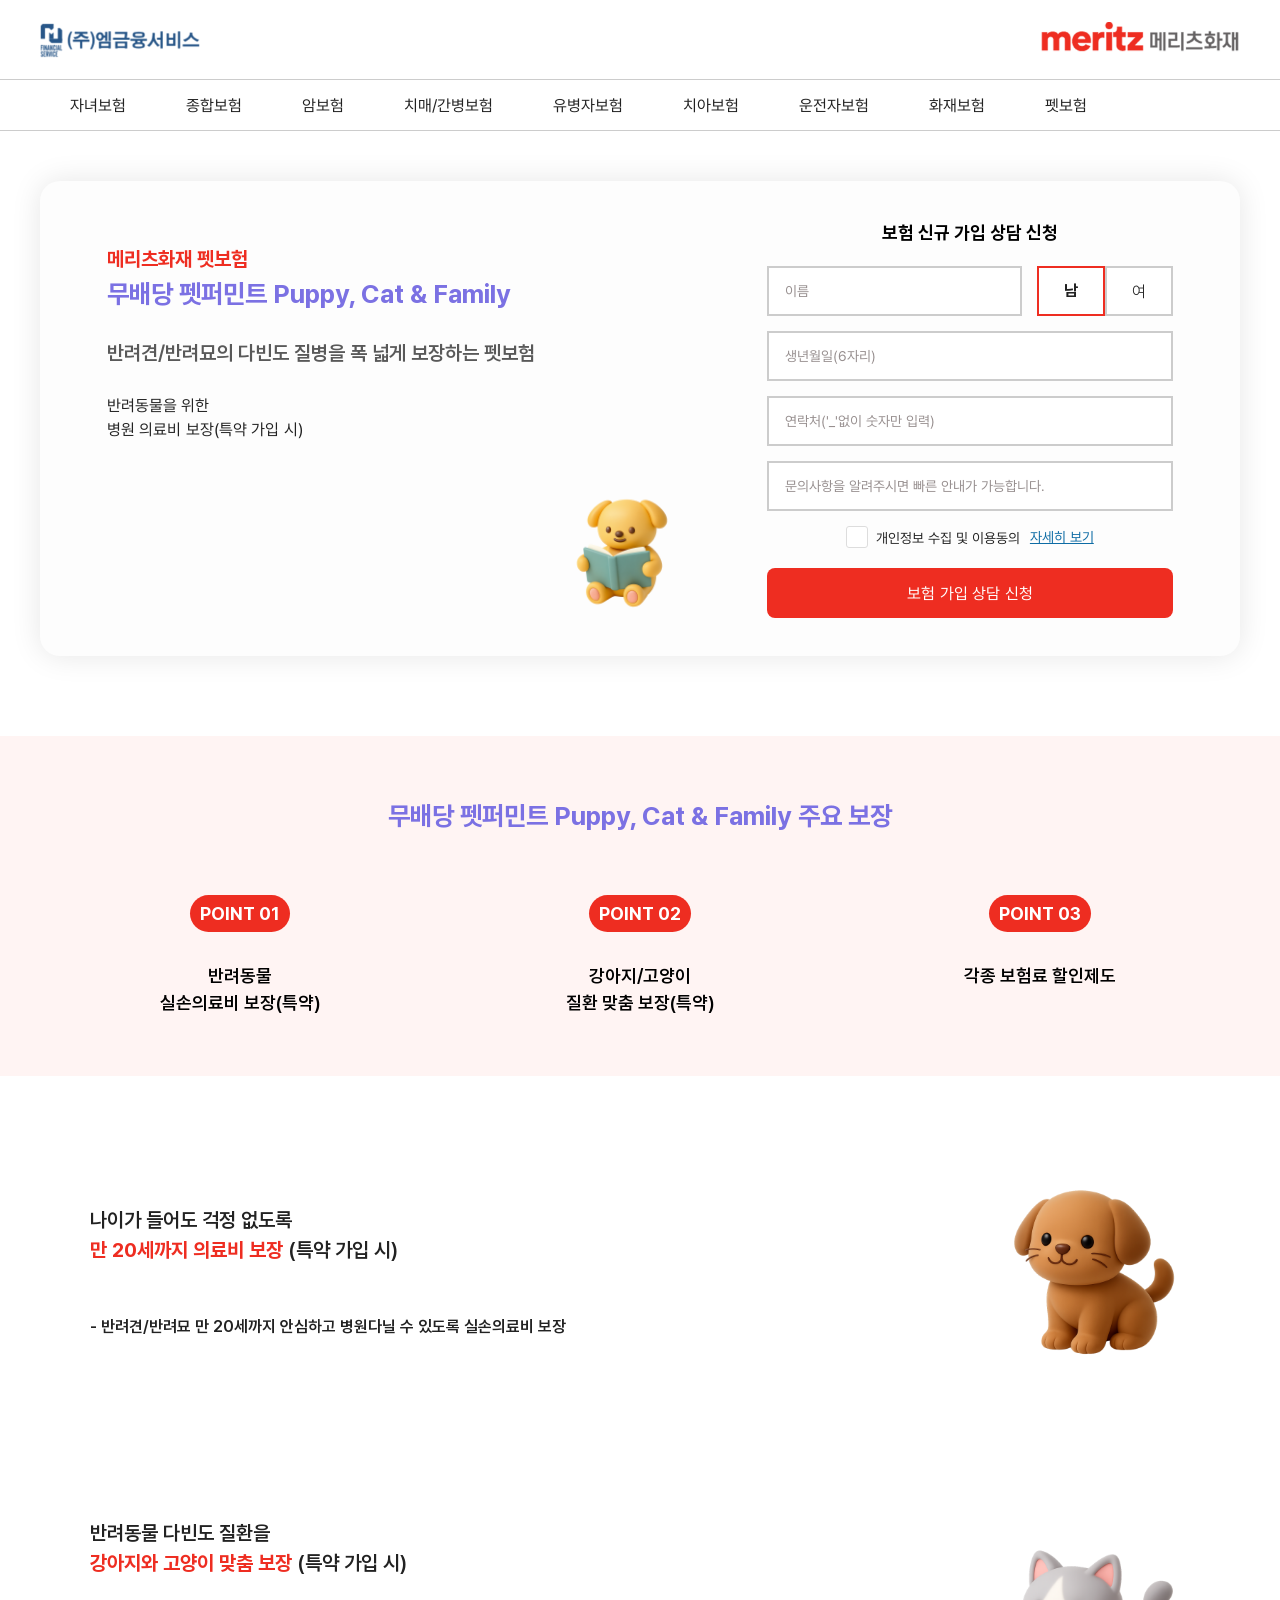
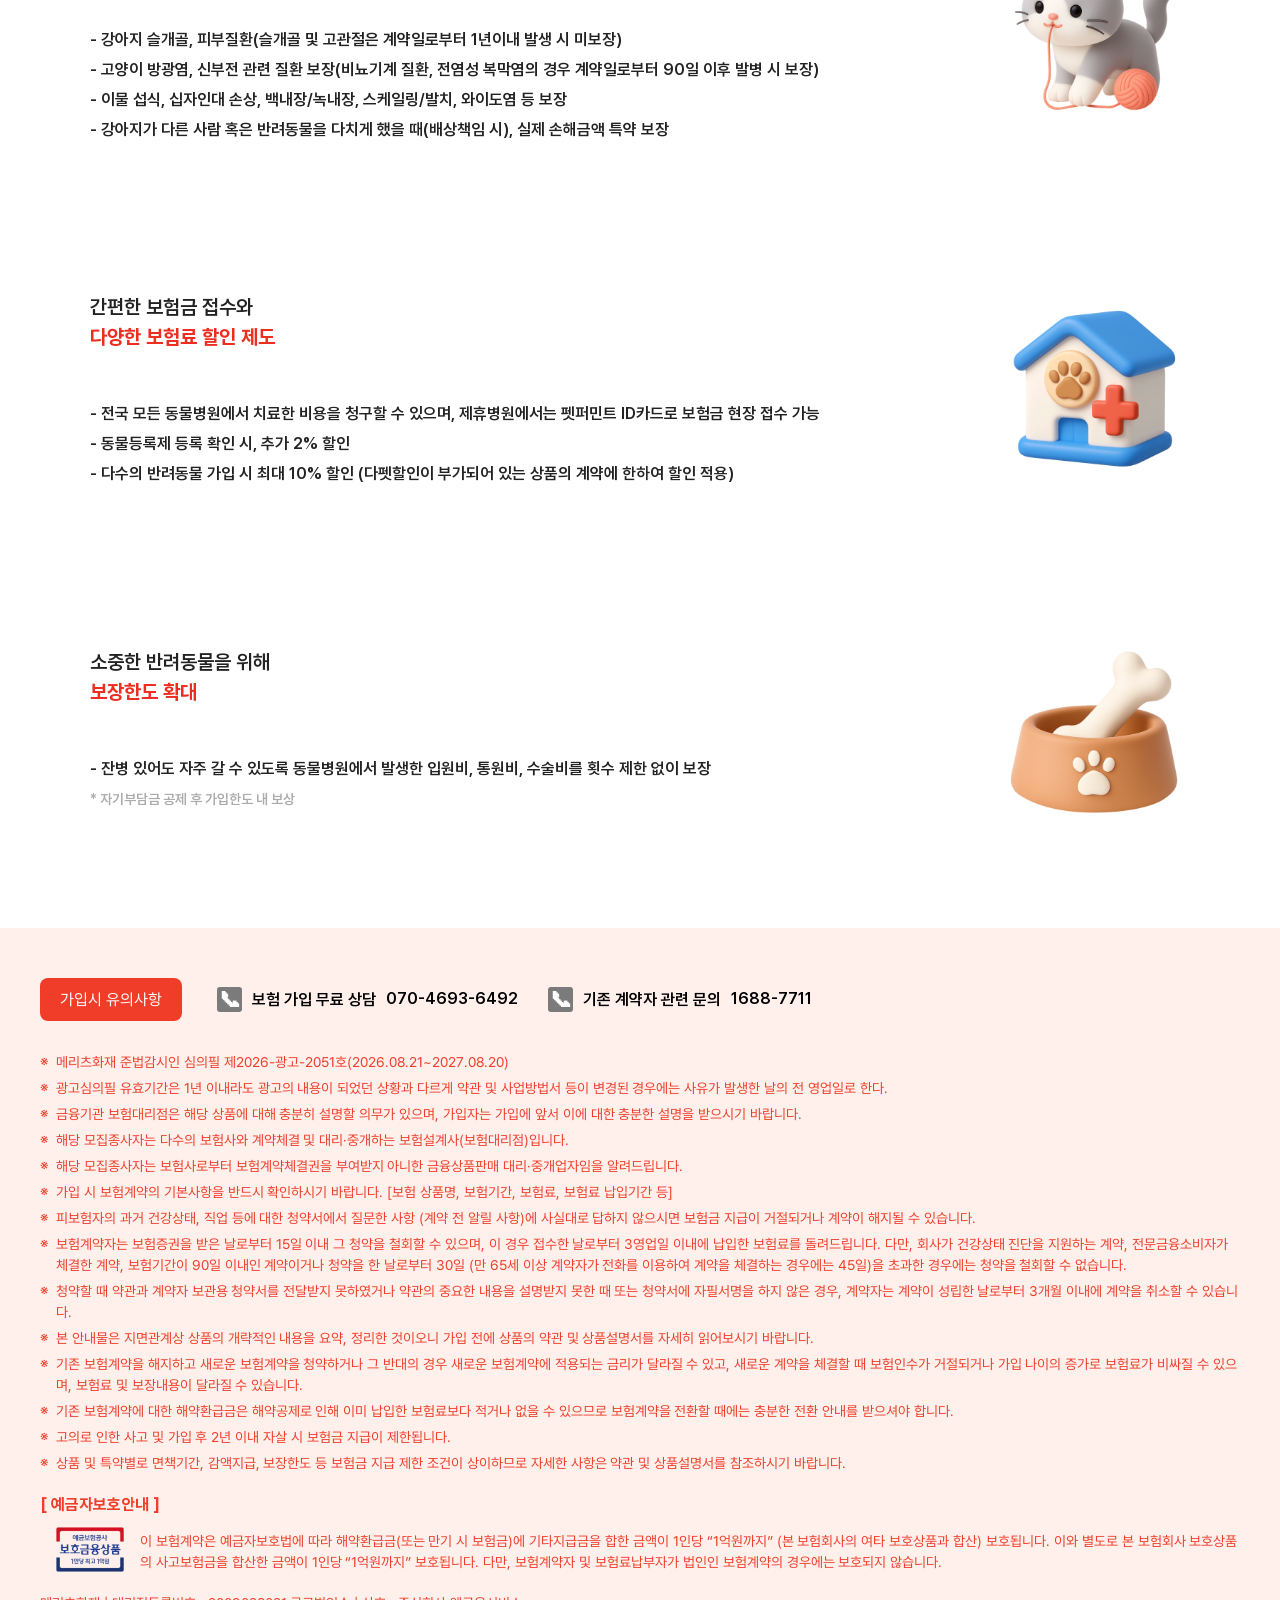
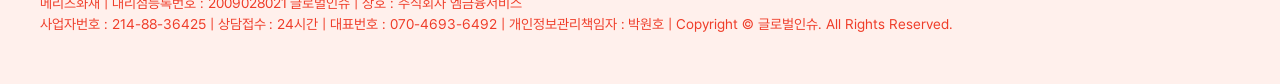
<file: sub/sub_pet.html>
<!DOCTYPE html>
<html lang="ko">

<head>
    <title>메리츠화재 펫보험 | 반려동물(강아지,고양이) | 메리츠 펫퍼민트</title>
    <meta name="description"
        content="메리츠화재 펫보험 가입, 반려동물 병원 검사비, 치료비, 수술비 등 의료비 보장, 강아지 슬개골부터 고양이 피부질환 등 맞춤 견적 설계, 보험료 할인과 특약 가격 상담" />
    <meta name="keywords"
        content="메리츠 펫보험, 펫퍼민트, 메리츠펫퍼민트, 메리츠화재 펫보험, 메리츠 강아지보험, 메리츠고양이펫보험, 강아지펫보험, 고양이펫보험, 강아지보험, 고양이보험, 펫보험, 펫보험추천, 메리츠화재펫퍼민트, 펫보험메리츠, 펫보험메리츠화재" />
    <link rel="canonical" href="https://insure-center.co.kr/pet" />
    <link rel="image_src" href="https://insure-center.co.kr/img/main_img.png">
    <meta name="robots" content="index, follow">
    <meta name="language" content="kr">
    <meta name="title" content="메리츠화재 펫보험 | 반려동물(강아지,고양이) | 메리츠 펫퍼민트" />
    <meta name="publisher" content="메리츠화재 펫보험 | 반려동물(강아지,고양이) | 메리츠 펫퍼민트" />
    <meta name="Other Agent" content="메리츠화재 펫보험 | 반려동물(강아지,고양이) | 메리츠 펫퍼민트" />
    <meta name="Author" content="메리츠화재 펫보험 | 반려동물(강아지,고양이) | 메리츠 펫퍼민트" />
    <meta name="subject" content="메리츠화재 펫보험 | 반려동물(강아지,고양이) | 메리츠 펫퍼민트" />
    <meta name="location" content="South Korea" />
    <meta itemprop="name" content="메리츠화재 펫보험 | 반려동물(강아지,고양이) | 메리츠 펫퍼민트" />
    <meta itemprop="description"
        content="메리츠화재 펫보험 가입, 반려동물 병원 검사비, 치료비, 수술비 등 의료비 보장, 강아지 슬개골부터 고양이 피부질환 등 맞춤 견적 설계, 보험료 할인과 특약 가격 상담" />
    <meta itemprop="image" content="https://insure-center.co.kr/img/main_img.png" />
    <meta property="og:type" content="website" />
    <meta property="og:title" content="메리츠화재 펫보험 | 반려동물(강아지,고양이) | 메리츠 펫퍼민트" />
    <meta property="og:site_name" content="메리츠화재 펫보험 | 반려동물(강아지,고양이) | 메리츠 펫퍼민트" />
    <meta property="og:description"
        content="메리츠화재 펫보험 가입, 반려동물 병원 검사비, 치료비, 수술비 등 의료비 보장, 강아지 슬개골부터 고양이 피부질환 등 맞춤 견적 설계, 보험료 할인과 특약 가격 상담" />
    <meta property="og:image" content="https://insure-center.co.kr/img/main_img.png" />
    <meta property="og:url" content="https://insure-center.co.kr/pet" />
    <meta property="og:image:width" content="1200" />
    <meta property="og:image:height" content="630" />
    <meta name="twitter:card" content="summary" />
    <meta name="twitter:title" content="메리츠화재 펫보험 | 반려동물(강아지,고양이) | 메리츠 펫퍼민트" />
    <meta name="twitter:site" content="메리츠화재 펫보험 | 반려동물(강아지,고양이) | 메리츠 펫퍼민트" />
    <meta name="twitter:description"
        content="메리츠화재 펫보험 가입, 반려동물 병원 검사비, 치료비, 수술비 등 의료비 보장, 강아지 슬개골부터 고양이 피부질환 등 맞춤 견적 설계, 보험료 할인과 특약 가격 상담" />
    <meta name="twitter:image" content="https://insure-center.co.kr/img/main_img.png" />
    <meta name="twitter:url" content="https://insure-center.co.kr/pet" />
    <meta name="twitter:image:width" content="1024" />
    <meta name="twitter:image:height" content="512" />
    <meta name="viewport"
        content="width=device-width, height=device-height, initial-scale=1.0, minimum-scale=1.0, maximum-scale=2.0, user-scalable=yes">
        
    <!-- favicon -->
    <link rel="icon" href="favicon.ico">

    <!-- css -->
    <link rel="stylesheet" href="../css/fonts.css">
    <link rel="stylesheet" href="../css/reset.css">
    <link rel="stylesheet" href="../css/style.css">
    <link rel="stylesheet" href="../css/sub.css">
    <link rel="stylesheet" href="../css/aos.css">
    <link rel="stylesheet" href="../css/slick.css">

    <!-- js -->
    <script src="../js/jquery-1.12.4.min.js"></script>
    <script src="../js/slick.min.js"></script>
    <script src="../js/aos.js"></script>
    <script src="../js/sub.js"></script>
    <script src="../js/script.js"></script>

</head>

<body>

    <div id="wrap">

        <!-- 헤더 영역 -->
        <header id="headerWrap">
            <div class="container">
                <div class="headerBox">

                    <!-- 로고 영역 -->
                    <div class="headerTopBox">

                        <div class="headerLogoBox headerLogoBox01">
                            <h1>
                                <a href="../index.html">
                                    <img src="../images/common/logo02.png" alt="(주)엠금융서비스">
                                </a>
                            </h1>
                        </div>

                        <div class="headerLogoBox headerLogoBox02">
                            <h1>
                                <a href="../index.html">
                                    <img src="../images/common/logo.png" alt="메리츠화재">
                                </a>
                            </h1>
                        </div>

                    </div>
                    <!-- //로고 영역 -->

                    <!-- 네비게이션 영역 -->
                    <div class="headerBottomBox">

                        <nav class="headerNav">
                            <ul class="headerMenu">
                                <li>
                                    <a href="#">
                                        자녀보험
                                    </a>

                                    <ul class="headerSubMenu">
                                        <li>
                                            <a href="../sub/sub_baby.html">내Mom같은어린이보험(태아)</a>
                                        </li>
                                        <li>
                                            <a href="../sub/sub_child.html">내Mom같은어린이보험</a>
                                        </li>
                                    </ul>

                                </li>
                                <li>
                                    <a href="#">
                                        종합보험
                                    </a>

                                    <ul class="headerSubMenu">
                                        <li>
                                            <a href="../sub/sub_youth.html">내Mom대로보장보험</a>
                                        </li>
                                        <li>
                                            <a href="../sub/sub_health.html">올바른종합보험</a>
                                        </li>
                                        <li>
                                            <a href="../sub/sub_5105.html">The건강한5.10.5보장보험</a>
                                        </li>
                                    </ul>

                                </li>
                                <li>
                                    <a href="#">
                                        암보험
                                    </a>

                                    <ul class="headerSubMenu">
                                        <li>
                                            <a href="../sub/sub_cancer2.html">또걸려도또받는암보험</a>
                                        </li>
                                    </ul>

                                </li>
                                <li>
                                    <a href="#">
                                        치매/간병보험
                                    </a>

                                    <ul class="headerSubMenu">
                                        <li>
                                            <a href="../sub/sub_care.html">간편한치매간병보험</a>
                                        </li>
                                    </ul>

                                </li>
                                <li>
                                    <a href="#">
                                        유병자보험
                                    </a>

                                    <ul class="headerSubMenu">
                                        <li>
                                            <a href="../sub/sub_simple.html">통합간편건강보험</a>
                                        </li>
                                    </ul>

                                </li>
                                <li>
                                    <a href="#">
                                        치아보험
                                    </a>

                                    <ul class="headerSubMenu">
                                        <li>
                                            <a href="../sub/sub_dental.html">치아보험이목구비</a>
                                        </li>
                                    </ul>

                                </li>
                                <li>
                                    <a href="#">
                                        운전자보험
                                    </a>

                                    <ul class="headerSubMenu">
                                        <li>
                                            <a href="../sub/sub_drive.html">운전자상해종합보험</a>
                                        </li>
                                    </ul>

                                </li>
                                <li>
                                    <a href="#">
                                        화재보험
                                    </a>

                                    <ul class="headerSubMenu">
                                        <li>
                                            <a href="../sub/sub_fire.html">운전자상해종합보험(화재)</a>
                                        </li>
                                    </ul>

                                </li>
                                <li>
                                    <a href="#">
                                        펫보험
                                    </a>

                                    <ul class="headerSubMenu">
                                        <li>
                                            <a href="../sub/sub_pet.html">펫퍼민트</a>
                                        </li>
                                    </ul>

                                </li>
                            </ul>
                        </nav>

                    </div>
                    <!-- //네비게이션 영역 -->

                    <!-- 모바일메뉴 영역 -->
                    <div id="mobileMenuWrap">

                        <button type="button" class="mobileMenuBtn toggleBtn" aria-expanded="false"
                            aria-label="모바일메뉴 열기">
                            <span></span>
                            <span></span>
                            <span></span>
                        </button>

                        <div class="mobileMenuBox">

                            <nav class="mobileMenuNav">
                                <ul class="mobileMenu">
                                    <li>
                                        <a href="#">
                                            자녀보험
                                        </a>

                                        <ul class="mobileSubMenu">
                                            <li>
                                                <a href="../sub/sub_baby.html">내Mom같은어린이보험(태아)</a>
                                            </li>
                                            <li>
                                                <a href="../sub/sub_child.html">내Mom같은어린이보험</a>
                                            </li>
                                        </ul>

                                    </li>
                                    <li>
                                        <a href="#">
                                            종합보험
                                        </a>

                                        <ul class="mobileSubMenu">
                                            <li>
                                                <a href="../sub/sub_youth.html">내Mom대로보장보험</a>
                                            </li>
                                            <li>
                                                <a href="../sub/sub_health.html">올바른종합보험</a>
                                            </li>
                                            <li>
                                                <a href="../sub/sub_5105.html">The건강한5.10.5보장보험</a>
                                            </li>
                                        </ul>

                                    </li>
                                    <li>
                                        <a href="#">
                                            암보험
                                        </a>

                                        <ul class="mobileSubMenu">
                                            <li>
                                                <a href="../sub/sub_cancer2.html">또걸려도또받는암보험</a>
                                            </li>
                                        </ul>

                                    </li>
                                    <li>
                                        <a href="#">
                                            치매/간병보험
                                        </a>

                                        <ul class="mobileSubMenu">
                                            <li>
                                                <a href="../sub/sub_care.html">간편한치매간병보험</a>
                                            </li>
                                        </ul>

                                    </li>
                                    <li>
                                        <a href="#">
                                            유병자보험
                                        </a>

                                        <ul class="mobileSubMenu">
                                            <li>
                                                <a href="../sub/sub_simple.html">통합간편건강보험</a>
                                            </li>
                                        </ul>

                                    </li>
                                    <li>
                                        <a href="#">
                                            치아보험
                                        </a>

                                        <ul class="mobileSubMenu">
                                            <li>
                                                <a href="../sub/sub_dental.html">치아보험이목구비</a>
                                            </li>
                                        </ul>

                                    </li>
                                    <li>
                                        <a href="#">
                                            운전자보험
                                        </a>

                                        <ul class="mobileSubMenu">
                                            <li>
                                                <a href="../sub/sub_drive.html">운전자상해종합보험</a>
                                            </li>
                                        </ul>

                                    </li>
                                    <li>
                                        <a href="#">
                                            화재보험
                                        </a>

                                        <ul class="mobileSubMenu">
                                            <li>
                                                <a href="../sub/sub_fire.html">운전자상해종합보험(화재)</a>
                                            </li>
                                        </ul>

                                    </li>
                                    <li>
                                        <a href="#">
                                            펫보험
                                        </a>

                                        <ul class="mobileSubMenu">
                                            <li>
                                                <a href="../sub/sub_pet.html">펫퍼민트</a>
                                            </li>
                                        </ul>

                                    </li>
                                </ul>
                            </nav>
                        </div>
                    </div>
                    <!-- //모바일메뉴 영역 -->

                </div>
            </div>
        </header>
        <!-- //헤더 영역 -->

        <!-- 메인 영역 -->
        <main id="subWrap">

            <!-- 가입신청 영역 -->
            <section id="formInfoWrap">
                <div class="container">
                    <div class="formInfoBox">

                        <!-- 보험상품 안내 영역 -->
                        <div class="formInfoDescBox">
                            <h2 class="insuranceSlideTitle">
                                메리츠화재 펫보험
                            </h2>

                            <h3 class="insuranceProductName">
                                무배당 펫퍼민트 Puppy, Cat & Family
                            </h3>

                            <p class="insuranceSlideSummary">
                                반려견/반려묘의 다빈도 질병을 폭 넓게 보장하는 펫보험
                            </p>

                            <p class="insuranceSlideDescription">
                                반려동물을 위한 <br>
                                병원 의료비 보장(특약 가입 시)
                            </p>

                            <img src="../images/sub/icon12.png" alt="메리츠 펫퍼민트
" class="img">

                        </div>
                        <!-- //보험상품 안내 영역 -->

                        <!-- 폼 영역 -->
                        <div class="formInputBox">

                            <h2>
                                보험 신규 가입 상담 신청
                            </h2>

                            <form action="" method="">

                                <div class="formBox">
                                    <div class="formUserInfoBox">

                                        <!-- 이름 -->
                                        <div class="inputTextBox">
                                            <label for="name" name="name" class="blind">이름</label>
                                            <input type="text" id="name" placeholder="이름">
                                        </div>


                                        <!-- 성별 -->
                                        <div class="genderSelectBox" role="radiogroup" aria-label="성별 선택">

                                            <div class="inputRadioBox">
                                                <input type="radio" name="gender" id="genderMale" value="male"
                                                    class="blind" checked>
                                                <label for="genderMale" class="radioItem">남</label>
                                            </div>

                                            <div class="inputRadioBox">
                                                <input type="radio" name="gender" id="genderFemale" value="female"
                                                    class="blind">
                                                <label for="genderFemale" class="radioItem">여</label>
                                            </div>

                                        </div>

                                    </div>
                                </div>

                                <!-- 생년월일 -->
                                <div class="formBox">
                                    <div class="inputTextBox">
                                        <label for="birthDate" name="birthDate" class="blind">생년월일</label>
                                        <input type="text" id="birthDate" placeholder="생년월일(6자리)">
                                    </div>
                                </div>

                                <!-- 연락처 -->
                                <div class="formBox">
                                    <div class="inputTextBox">
                                        <label for="phone" name="phone" class="blind">연락처</label>
                                        <input type="text" id="phone" placeholder="연락처('_'없이 숫자만 입력)">
                                    </div>
                                </div>

                                <!-- 문의사항 -->
                                <div class="formBox">
                                    <div class="inputTextBox">
                                        <label for="contact" name="contact" class="blind">문의사항</label>
                                        <input type="text" id="contact" placeholder="문의사항을 알려주시면 빠른 안내가 가능합니다.">
                                    </div>
                                </div>

                                <div class="inputCheckBox">
                                    <input type="checkbox" id="agreeChk" name="agreeChk" class="blind">
                                    <label for="agreeChk">개인정보 수집 및 이용동의 </label>
                                    <button type="button" class="detailViewBtn">자세히 보기</button>
                                </div>

                                <button type="submit" class="formBtn">
                                    보험 가입 상담 신청
                                </button>

                            </form>

                        </div>
                        <!-- //폼 영역 -->

                    </div>
                </div>
            </section>
            <!-- //가입신청 영역 -->

            <!-- 보험 주요 보장 영역 -->
            <section id="insuranceCoverageWrap">

                <!-- 보험 주요 보장 안내 영역 -->
                <div class="insuranceCoverageBox">
                    <div class="container">

                        <h3 class="insuranceProductName">
                            무배당 펫퍼민트 Puppy, Cat & Family 주요 보장
                        </h3>

                        <ol class="insuranceCoverageList">
                            <li class="insuranceCoverageItem">
                                <span class="insuranceCoveragePoint">
                                    POINT 01
                                </span>

                                <p class="insuranceCoverageDescription">
                                    반려동물 <br>
                                    실손의료비 보장(특약)
                                </p>
                            </li>

                            <li class="insuranceCoverageItem">
                                <span class="insuranceCoveragePoint">
                                    POINT 02
                                </span>

                                <p class="insuranceCoverageDescription">
                                    강아지/고양이 <br>
                                    질환 맞춤 보장(특약)

                                </p>
                            </li>

                            <li class="insuranceCoverageItem">
                                <span class="insuranceCoveragePoint">
                                    POINT 03
                                </span>

                                <p class="insuranceCoverageDescription">
                                    각종 보험료 할인제도
                                </p>
                            </li>
                        </ol>
                    </div>
                </div>
                <!-- 보험 주요 보장 안내 영역 -->

                <!-- 보험 주요 보장 상세 영역 -->
                <div class="insuranceDetailBox">
                    <div class="container">
                        <ul class="insuranceDetailList">
                            <li class="insuranceDetailItem">
                                <div class="insuranceDetailContent">
                                    <h5 class="insuranceDetailTitle">
                                        나이가 들어도 걱정 없도록<br>
                                        <strong>
                                            만 20세까지 의료비 보장
                                        </strong>
                                        (특약 가입 시)
                                    </h5>

                                    <ul class="insuranceBenefitList">
                                        <li>
                                            - 반려견/반려묘 만 20세까지 안심하고 병원다닐 수 있도록 실손의료비 보장
                                        </li>
                                    </ul>
                                </div>

                                <div class="insuranceDetailImgBox">
                                    <img src="../images/sub/insurance_img44.png" alt="고양이보험">
                                </div>
                            </li>
                            <li class="insuranceDetailItem">
                                <div class="insuranceDetailContent">
                                    <h5 class="insuranceDetailTitle">
                                        반려동물 다빈도 질환을<br>
                                        <strong>
                                            강아지와 고양이 맞춤 보장
                                        </strong>
                                        (특약 가입 시)
                                    </h5>

                                    <ul class="insuranceBenefitList">
                                        <li>- 강아지 슬개골, 피부질환(슬개골 및 고관절은 계약일로부터 1년이내 발생 시 미보장)</li>
                                        <li>- 고양이 방광염, 신부전 관련 질환 보장(비뇨기계 질환, 전염성 복막염의 경우 계약일로부터 90일
                                            이후 발병 시 보장)</li>
                                        <li>- 이물 섭식, 십자인대 손상, 백내장/녹내장, 스케일링/발치, 와이도염 등 보장</li>
                                        <li>- 강아지가 다른 사람 혹은 반려동물을 다치게 했을 때(배상책임 시), 실제 손해금액 특약 보장</li>
                                    </ul>
                                </div>

                                <div class="insuranceDetailImgBox">
                                    <img src="../images/sub/insurance_img45.png" alt="누수보험">
                                </div>
                            </li>
                            <li class="insuranceDetailItem">
                                <div class="insuranceDetailContent">
                                    <h5 class="insuranceDetailTitle">
                                        간편한 보험금 접수와<br>
                                        <strong>
                                            다양한 보험료 할인 제도
                                        </strong>
                                    </h5>

                                    <ul class="insuranceBenefitList">
                                        <li>- 전국 모든 동물병원에서 치료한 비용을 청구할 수 있으며, 제휴병원에서는 펫퍼민트 ID카드로 보험금 현장 접수 가능</li>
                                        <li>- 동물등록제 등록 확인 시, 추가 2% 할인</li>
                                        <li>- 다수의 반려동물 가입 시 최대 10% 할인 (다펫할인이 부가되어 있는 상품의 계약에 한하여 할인 적용)</li>

                                    </ul>
                                </div>

                                <div class="insuranceDetailImgBox">
                                    <img src="../images/sub/insurance_img46.png" alt="고양이펫보험

">
                                </div>
                            </li>
                            <li class="insuranceDetailItem">
                                <div class="insuranceDetailContent">
                                    <h5 class="insuranceDetailTitle">
                                        소중한 반려동물을 위해<br>
                                        <strong>
                                            보장한도 확대
                                        </strong>
                                    </h5>

                                    <ul class="insuranceBenefitList">
                                        <li>
                                            - 잔병 있어도 자주 갈 수 있도록 동물병원에서 발생한 입원비, 통원비, 수술비를 횟수 제한 없이 보장
                                            <p>
                                                * 자기부담금 공제 후 가입한도 내 보상
                                            </p>
                                        </li>
                                    </ul>
                                </div>

                                <div class="insuranceDetailImgBox">
                                    <img src="../images/sub/insurance_img47.png" alt="배상책임보험">
                                </div>
                            </li>
                        </ul>
                    </div>
                </div>
                <!-- //보험 주요 보장 상세 영역 -->

            </section>
            <!-- //보험 주요 보장 영역 -->

        </main>
        <!-- //메인 영역 -->

        <!-- 푸터 영역 -->
        <footer id="footerWrap">
            <div class="container">
                <div class="footerBox">

                    <!-- 상단 영역 -->
                    <div class="footerTopBox">
                        <button type="button" class="footerPopupBtn">
                            가입시 유의사항
                        </button>

                        <div class="footerContactList">

                            <dl class="footerContactItem consultationContact">
                                <dt class="footerContactTitle">보험 가입 무료 상담</dt>
                                <dd class="footerContactNumber">
                                    <a href="tel:070-4693-6492">
                                        070-4693-6492
                                    </a>
                                </dd>
                            </dl>

                            <dl class="footerContactItem contractContact">
                                <dt class="footerContactTitle">기존 계약자 관련 문의</dt>
                                <dd class="footerContactNumber">
                                    <a href="tel:1688-7711">
                                        1688-7711
                                    </a>
                                </dd>
                            </dl>

                        </div>
                    </div>
                    <!-- //상단 영역 -->

                    <!-- 보험상품 안내 및 유의사항 -->
                    <div class="footerNoticeBox">
                        <ul class="footerNoticeList">
                            <li>
                                메리츠화재 준법감시인 심의필 제2026-광고-2051호(2026.08.21~2027.08.20)
                            </li>

                            <li>
                                광고심의필 유효기간은 1년 이내라도 광고의 내용이 되었던 상황과 다르게 약관 및
                                사업방법서 등이 변경된 경우에는 사유가 발생한 날의 전 영업일로 한다.
                            </li>

                            <li>
                                금융기관 보험대리점은 해당 상품에 대해 충분히 설명할 의무가 있으며,
                                가입자는 가입에 앞서 이에 대한 충분한 설명을 받으시기 바랍니다.
                            </li>

                            <li>
                                해당 모집종사자는 다수의 보험사와 계약체결 및 대리·중개하는
                                보험설계사(보험대리점)입니다.
                            </li>

                            <li>
                                해당 모집종사자는 보험사로부터 보험계약체결권을 부여받지 아니한
                                금융상품판매 대리·중개업자임을 알려드립니다.
                            </li>

                            <li>
                                가입 시 보험계약의 기본사항을 반드시 확인하시기 바랍니다.
                                [보험 상품명, 보험기간, 보험료, 보험료 납입기간 등]
                            </li>

                            <li>
                                피보험자의 과거 건강상태, 직업 등에 대한 청약서에서 질문한 사항
                                (계약 전 알릴 사항)에 사실대로 답하지 않으시면 보험금 지급이 거절되거나
                                계약이 해지될 수 있습니다.
                            </li>

                            <li>
                                보험계약자는 보험증권을 받은 날로부터 15일 이내 그 청약을 철회할 수 있으며,
                                이 경우 접수한 날로부터 3영업일 이내에 납입한 보험료를 돌려드립니다.
                                다만, 회사가 건강상태 진단을 지원하는 계약, 전문금융소비자가 체결한 계약,
                                보험기간이 90일 이내인 계약이거나 청약을 한 날로부터 30일
                                (만 65세 이상 계약자가 전화를 이용하여 계약을 체결하는 경우에는 45일)을
                                초과한 경우에는 청약을 철회할 수 없습니다.
                            </li>

                            <li>
                                청약할 때 약관과 계약자 보관용 청약서를 전달받지 못하였거나
                                약관의 중요한 내용을 설명받지 못한 때 또는 청약서에 자필서명을 하지 않은 경우,
                                계약자는 계약이 성립한 날로부터 3개월 이내에 계약을 취소할 수 있습니다.
                            </li>

                            <li>
                                본 안내물은 지면관계상 상품의 개략적인 내용을 요약, 정리한 것이오니
                                가입 전에 상품의 약관 및 상품설명서를 자세히 읽어보시기 바랍니다.
                            </li>

                            <li>
                                기존 보험계약을 해지하고 새로운 보험계약을 청약하거나 그 반대의 경우
                                새로운 보험계약에 적용되는 금리가 달라질 수 있고, 새로운 계약을 체결할 때
                                보험인수가 거절되거나 가입 나이의 증가로 보험료가 비싸질 수 있으며,
                                보험료 및 보장내용이 달라질 수 있습니다.
                            </li>

                            <li>
                                기존 보험계약에 대한 해약환급금은 해약공제로 인해 이미 납입한 보험료보다
                                적거나 없을 수 있으므로 보험계약을 전환할 때에는 충분한 전환 안내를
                                받으셔야 합니다.
                            </li>

                            <li>
                                고의로 인한 사고 및 가입 후 2년 이내 자살 시 보험금 지급이 제한됩니다.
                            </li>

                            <li>
                                상품 및 특약별로 면책기간, 감액지급, 보장한도 등 보험금 지급 제한 조건이
                                상이하므로 자세한 사항은 약관 및 상품설명서를 참조하시기 바랍니다.
                            </li>
                        </ul>

                        <div class="insuranceDepositBox">
                            <h3 class="insuranceDepositTitle">
                                [ 예금자보호안내 ]
                            </h3>
                            <div class="insuranceDepositText">
                                <img src="../images/common/product_info_img.png" alt="예금보험공사 보호금융상품 1인창 최고 1억원">
                                <p>
                                    이 보험계약은 예금자보호법에 따라 해약환급금(또는 만기 시 보험금)에
                                    기타지급금을 합한 금액이 1인당 “1억원까지”
                                    (본 보험회사의 여타 보호상품과 합산) 보호됩니다.
                                    이와 별도로 본 보험회사 보호상품의 사고보험금을 합산한 금액이
                                    1인당 “1억원까지” 보호됩니다. 다만, 보험계약자 및 보험료납부자가
                                    법인인 보험계약의 경우에는 보호되지 않습니다.
                                </p>
                            </div>
                        </div>

                    </div>
                    <!-- //보험상품 안내 및 유의사항 -->

                    <!-- 회사 정보 영역 -->
                    <div class="footerCompanyBox">

                        <!-- 회사 정보 -->
                        <div class="footerCompanyInfo">
                            <p>
                                메리츠화재 | 대리점등록번호 : 2009028021 글로벌인슈 | 상호 : 주식회사 엠금융서비스 <br>
                                사업자번호 : 214-88-36425 | 상담접수 : 24시간
                                | 대표번호 : 070-4693-6492 | 개인정보관리책임자 : 박원호 | Copyright © 글로벌인슈. All Rights Reserved.
                            </p>
                        </div>
                        <!-- //회사 정보 영역 -->

                    </div>
                </div>
        </footer>
        <!-- //푸터 영역 -->

    </div>
    <!-- //wrap -->

    <!-- 개인정보 수집 및 이용동의 팝업 -->
    <div id="privacyPolicyPopup" class="commonPopupWrap">
        <div class="popupBox">

            <!-- 팝업 내용 -->
            <div class="popupContent">
                <div class="privacyPolicyBox">

                    <h2 id="privacyPopupTitle" class="popupContentTitle privacyPolicyTitle">
                        개인(신용)정보의 수집·이용에 관한 사항
                    </h2>

                    <p class="privacyPolicyIntro">
                        귀하가 금융상품 소개 등을 위하여 본인의 개인(신용)정보를 수집·이용하고자 하는
                        경우에는 [개인정보보호법] 제15조 및 제22조, [신용정보의 이용 및 보호에 관한 법률]
                        제32조 및 제33조에 따라 동의를 얻어야 합니다. 이에 본인은 귀사가 아래의 내용과
                        같이 영업목적으로 본인의 개인(신용)정보를 수집·이용하는 데 동의합니다.
                    </p>

                    <div class="privacyPolicyList">

                        <div class="privacyPolicyItem">
                            <h3 class="privacyPolicyItemTitle">
                                1. 개인정보의 수집·이용 목적
                            </h3>

                            <ul class="privacyPolicySubList">
                                <li>
                                    서비스 이용에 따른 본인 식별 절차 및 개인 맞춤 서비스 제공
                                </li>

                                <li>
                                    보험상품, 서비스 소개 및 판매, 사은·판촉행사 안내
                                    (전화, SMS 포함)
                                </li>

                                <li>
                                    고지사항 전달, 본인 의사 확인, 불만 처리 등 원활한 보험 관련
                                    의사소통 경로의 확보
                                </li>
                            </ul>
                        </div>

                        <div class="privacyPolicyItem">
                            <h3 class="privacyPolicyItemTitle">
                                2. 수집·이용할 개인(신용)정보의 내용
                            </h3>

                            <p class="privacyPolicyText">
                                성명, 생년월일, 성별, 연락처
                            </p>
                        </div>

                        <div class="privacyPolicyItem">
                            <h3 class="privacyPolicyItemTitle">
                                3. 개인(신용)정보의 보유·이용 기간
                            </h3>

                            <p class="privacyPolicyText">
                                수집·이용 동의일로부터 고객님의 동의 철회 시까지 보관하며,
                                1544-1683으로 전화하시면 철회할 수 있습니다.
                                (단, 최대 3년)
                            </p>
                        </div>

                        <div class="privacyPolicyItem">
                            <h3 class="privacyPolicyItemTitle">
                                4. 개인정보 수집에 동의하지 않는 경우
                            </h3>

                            <p class="privacyPolicyText">
                                이용자는 개인정보 수집 동의를 거부할 권리가 있으며,
                                이에 대한 동의를 하지 않은 경우에는 보험설계 및 상담 서비스 제공이
                                제한됩니다.
                            </p>
                        </div>

                        <div class="privacyPolicyItem">
                            <h3 class="privacyPolicyItemTitle">
                                5. 수집자
                            </h3>

                            <p class="privacyPolicyText">
                                ㈜엠금융서비스
                            </p>
                        </div>

                    </div>

                    <ul class="privacyPolicyNoticeList">
                        <li>
                            정보 동의 시 계약상담 및 가입설계를 위해 최소한의 정보만
                            수집·이용·조회하게 되며, 본 동의를 거부하시는 경우 보험계약 상담 등
                            정상적인 서비스 제공이 불가능할 수 있습니다.
                        </li>

                        <li>
                            이 동의서는 계약의 갱신 등으로 변경되는 경우에도 유효합니다.
                        </li>
                    </ul>

                    <div class="marketingOptOutBox">
                        <h3 class="marketingOptOutTitle">
                            상품권유 중지청구(Do-Not Call)
                        </h3>

                        <ul class="marketingOptOutList">
                            <li>
                                개인(신용)정보 제공 및 이용에 동의한 이후에도 전화[1544-1683],
                                서면 등을 통해 언제든지 마케팅 활동에 대한 중지를 요청할 수 있습니다.
                            </li>

                            <li>
                                현 개인정보 수집·이용에 관한 사항의 내용에 추가, 삭제, 수정이 있을 시에는
                                개정 최소 7일 전부터 회사 인터넷 홈페이지 등을 통해 고지하겠습니다.
                            </li>
                        </ul>
                    </div>

                </div>
            </div>
            <!-- //팝업 내용 -->

            <!-- 팝업 닫기 -->
            <button type="button" class="popupCloseBtn" aria-label="팝업 닫기"></button>

        </div>
    </div>
    <!-- //개인정보 수집 및 이용동의 팝업 -->

    <!-- 보험가입 전 유의사항 팝업 -->
    <div id="insuranceNoticePopup" class="commonPopupWrap">
        <div class="popupBox">

            <!-- 팝업 내용 -->
            <div class="popupContent">
                <div class="insuranceNoticeBox">

                    <!-- 보험가입 전 유의사항 -->
                    <div class="insuranceNoticeSection">
                        <h2 id="insuranceNoticeTitle" class="popupContentTitle">
                            보험가입 전 유의사항
                        </h2>

                        <ul class="insuranceNoticeList">
                            <li>
                                (주)엠금융서비스 보험대리점은 소비자에게 해당 상품에 대해 충분히
                                설명해야 하며, 보험계약자는 본 상품 가입에 앞서 이에 대한 충분한
                                설명을 받으시기 바랍니다.
                            </li>

                            <li>
                                (주)엠금융서비스 보험대리점은 다수의 보험사와 계약 체결 및
                                대리·중개하는 보험설계사(보험대리점)이며, 보험사로부터
                                보험계약체결권을 부여받지 아니한 금융상품판매 대리·중개업자임을
                                알려드립니다.
                            </li>

                            <li>
                                보험계약자가 기존 보험계약을 해지하고 새로운 보험계약을 체결하는
                                경우, 보험인수가 거절되거나 보험료가 인상될 수 있으며,
                                보장내용(면책기간 재적용 등)이 달라질 수 있습니다.
                            </li>

                            <li>
                                가입 시 보험 상품명, 보험기간, 갱신기간, 납입기간, 보험료,
                                면책기간, 감액기간 등 기본사항을 반드시 확인하시기 바랍니다.
                            </li>

                            <li>
                                보험기간 중에 발생한 사고 및 질병에 한하여 보상하며,
                                보상받을 수 있는 경우와 보상받을 수 없는 경우를 확인하셔야 합니다.
                            </li>

                            <li>
                                지급한도, 면책사항 등에 따라 보험금 지급이 제한될 수 있습니다.
                                또한 상해담보의 경우 암벽등반, 스카이다이빙 등 직업, 직무,
                                동호회 활동 중 발생한 사고는 보상하지 않습니다.
                            </li>

                            <li>
                                보험계약 청약 시 기재사항을 사실대로 빠짐없이 작성하고
                                자필 서명하셔야 합니다.
                            </li>

                            <li>
                                질병이나 상해에 대한 위험 보장을 주목적으로 하는 보장성보험이며,
                                저축 또는 연금수령을 목적으로 가입하시기에 적합하지 않습니다.
                            </li>

                            <li>
                                갱신형 상품은 별도의 의사 표시가 없으면 보험기간 만기 시 계약이
                                갱신될 수 있으며, 갱신 시 보험료가 인상될 수 있습니다.
                            </li>

                            <li>
                                보험계약 체결 전 상품설명서 및 약관을 반드시 읽어보시기 바랍니다.
                            </li>
                        </ul>
                    </div>
                    <!-- //보험가입 전 유의사항 -->

                    <!-- 예금자 보호안내 -->
                    <div class="insuranceDepositBox">
                        <h3 class="insuranceDepositTitle">
                            [ 예금자보호안내 ]
                        </h3>
                        <div class="insuranceDepositText">
                            <img src="../images/common/product_info_img.png" alt="예금보험공사 보호금융상품 1인창 최고 1억원">
                            <p>
                                이 보험계약은 예금자보호법에 따라 해약환급금(또는 만기 시 보험금)에
                                기타지급금을 합한 금액이 1인당 “1억원까지”
                                (본 보험회사의 여타 보호상품과 합산) 보호됩니다.
                                이와 별도로 본 보험회사 보호상품의 사고보험금을 합산한 금액이
                                1인당 “1억원까지” 보호됩니다. 다만, 보험계약자 및 보험료납부자가
                                법인인 보험계약의 경우에는 보호되지 않습니다.
                            </p>
                        </div>
                    </div>

                    <!-- 보험계약 체결 전 유의사항 -->
                    <div class="insuranceNoticeSection">
                        <h3 class="insuranceNoticeSectionTitle">
                            보험계약 체결 전 유의사항
                        </h3>

                        <p class="insuranceNoticeText">
                            보험계약자 또는 피보험자께서는 보험계약 체결 전에 보험상품명,
                            보험기간, 보험료, 보험료납입기간, 피보험자 등의 계약내용을 반드시
                            확인하시고 해당 상품의 가입설명서 및 보험약관 내용을 반드시
                            읽어보시기 바랍니다.
                        </p>
                    </div>
                    <!-- //보험계약 체결 전 유의사항 -->

                    <!-- 보험계약 해지 후 다른 보험계약 시 유의사항 -->
                    <div class="insuranceNoticeSection">
                        <h3 class="insuranceNoticeSectionTitle">
                            보험계약 해지 후 다른 보험계약 시 유의사항
                        </h3>

                        <p class="insuranceNoticeText">
                            보험계약자 또는 피보험자께서는 기존에 체결되어 있던 보험계약을
                            해지하고 새로운 보험계약을 체결하는 경우 질병이력, 연령증가 등으로
                            가입이 거절되거나 보험료가 인상될 수 있으며, 가입 상품에 따라
                            새로운 면책기간 적용 및 보장 제한 등 기타 불이익이 발생할 수 있습니다.
                        </p>
                    </div>
                    <!-- //보험계약 해지 후 다른 보험계약 시 유의사항 -->

                    <!-- 보험계약 전 알릴 의무 -->
                    <div class="insuranceNoticeSection">
                        <h3 class="insuranceNoticeSectionTitle">
                            보험계약 전 알릴 의무
                        </h3>

                        <p class="insuranceNoticeText">
                            “계약 전 알릴 의무사항”은 회사가 보험계약의 청약을 인수하는 데
                            필요한 자료이므로 보험계약자 및 피보험자는 사실대로 알려야 합니다.
                            위 사항에 대하여 만약 사실대로 알리지 않거나 사실과 다르게 알린
                            경우에는 보험가입이 거절될 수 있으며, 특히 그 내용이 [중요한 사항]에
                            해당하는 경우에는 보험계약자 또는 피보험자의 의사와 관계없이
                            보험약관상 [계약 전 알릴 의무 위반의 효과] 조항에 의해 계약이
                            해지되거나 보장이 제한될 수 있습니다.
                        </p>

                        <p class="insuranceNoticeText">
                            보험설계사는 계약 전 알릴 의무사항에 대한 수령권한이 없으므로
                            과거의 진단 또는 치료 사실 등 중요한 내용을 청약서에 기재하지 않고
                            보험설계사에게 구두로만 알린 경우에는 계약 전 알릴 의무를 이행한
                            것으로 인정되지 않아, 향후 계약이 해지되거나 보험금을 지급받지
                            못할 수 있습니다.
                        </p>
                    </div>
                    <!-- //보험계약 전 알릴 의무 -->

                    <!-- 보험계약 후 알릴 의무 -->
                    <div class="insuranceNoticeSection">
                        <h3 class="insuranceNoticeSectionTitle">
                            보험계약 후 알릴 의무
                        </h3>

                        <p class="insuranceNoticeText">
                            보험계약자 등은 피보험자의 직업·직무 변경 등이 발생한 경우 지체 없이
                            보험회사에 알려야 하며, 이를 알리지 않은 경우 계약 해지 등 알릴 의무
                            위반에 따른 불이익이 발생할 수 있습니다.
                        </p>
                    </div>
                    <!-- //보험계약 후 알릴 의무 -->

                    <!-- 부활 -->
                    <div class="insuranceNoticeSection">
                        <h3 class="insuranceNoticeSectionTitle">
                            부활(효력회복)
                        </h3>

                        <p class="insuranceNoticeText">
                            계약자 또는 피보험자는 보험기간 중에 피보험자가 그 직업 또는 직무를
                            변경(자가용 운전자가 영업용 운전자로 직업 또는 직무를 변경하는 등의
                            경우를 포함합니다)하거나 이륜자동차 또는 원동기장치자전거
                            (전동퀵보드, 전동휠 등 전동기로 작동하는 개인형 이동장치를 포함하여
                            장애인 또는 교통약자가 사용하는 보행보조용 의자차인 전동휠체어,
                            의료용 스쿠터 등은 제외합니다)를 계속적으로 사용
                            (직업, 직무 또는 동호회 활동과 출퇴근 용도 등으로 주로 사용하는
                            경우에 한함)하게 된 경우에는 지체 없이 회사에 알려야 합니다.
                        </p>

                        <p class="insuranceNoticeText">
                            이에 따라 위험이 감소된 경우에는 회사는 그 차액보험료를 돌려드리며,
                            계약자 또는 피보험자의 고의 또는 중대한 과실로 위험이 증가된 경우에는
                            통지를 받은 날부터 1개월 이내에 보험료의 증액을 청구하거나 계약을
                            해지할 수 있습니다.
                        </p>

                        <p class="insuranceNoticeText">
                            계약자 또는 피보험자가 고의 또는 중대한 과실로 직업 또는 직무의
                            변경 사실을 회사에 알리지 않은 경우 변경 후 요율이 변경 전 요율보다
                            높을 때에는 회사는 동 사실을 안 날부터 1개월 이내에 계약자 또는
                            피보험자에게 보험료의 증액을 청구하거나 계약을 해지할 수 있습니다.
                            또한 보험사고가 발생한 경우 보험금의 지급이 제한될 수 있습니다.
                        </p>
                    </div>
                    <!-- //부활 -->

                    <!-- 자동갱신 특약 관련사항 -->
                    <div class="insuranceNoticeSection">
                        <h3 class="insuranceNoticeSectionTitle">
                            자동갱신 특약 관련사항
                        </h3>

                        <p class="insuranceNoticeText">
                            갱신형 특별약관의 만기일 전일까지 계약자의 별도 의사표시가 없는 한
                            자동갱신되며, 이때 보험료는 인상될 수 있습니다.
                        </p>
                    </div>
                    <!-- //자동갱신 특약 관련사항 -->

                    <!-- 자필서명 -->
                    <div class="insuranceNoticeSection">
                        <h3 class="insuranceNoticeSectionTitle">
                            자필서명
                        </h3>

                        <p class="insuranceNoticeText">
                            보험계약자와 피보험자가 자필서명을 하지 않으신 경우에는 보장을 받지
                            못할 수 있습니다. 다만, 전화를 이용하여 가입할 때 일정 요건이
                            충족되면 자필서명을 생략할 수 있으며, 인터넷을 이용한 사이버몰에서는
                            전자서명으로 대체할 수 있습니다.
                        </p>
                    </div>
                    <!-- //자필서명 -->

                    <!-- 청약철회 -->
                    <div class="insuranceNoticeSection">
                        <h3 class="insuranceNoticeSectionTitle">
                            청약철회
                        </h3>

                        <p class="insuranceNoticeText">
                            일반금융소비자인 계약자는 「금융소비자 보호에 관한 법률」 제46조,
                            동법 시행령 제37조, 동법 감독규정 제30조에서 정하는 바에 따라
                            보험증권을 받은 날부터 15일 이내
                            (청약을 한 날부터 30일 이내에 한하며, 만 65세 이상 계약자가 전화를
                            이용하여 체결한 계약은 45일)에 청약을 철회할 수 있으며,
                            이 경우 철회를 접수한 날부터 3영업일 이내에 보험료를 돌려드립니다.
                        </p>

                        <p class="insuranceNoticeText">
                            다만, 회사가 건강상태 진단을 지원하는 계약, 보장기간이 90일 이내인
                            계약 또는 전문금융소비자가 체결한 계약은 청약을 철회할 수 없습니다.
                        </p>
                    </div>
                    <!-- //청약철회 -->

                    <!-- 개인정보를 보호받을 권리 -->
                    <div class="insuranceNoticeSection">
                        <h3 class="insuranceNoticeSectionTitle">
                            개인정보를 보호받을 권리
                        </h3>

                        <p class="insuranceNoticeText">
                            보험계약자는 법에서 정한 경우를 제외하고 본인의 동의 없이 본인의
                            개인정보가 제3자에게 제공 또는 이용되지 않을 권리가 있습니다.
                        </p>
                    </div>
                    <!-- //개인정보를 보호받을 권리 -->

                    <!-- 비례보상 -->
                    <div class="insuranceNoticeSection">
                        <h3 class="insuranceNoticeSectionTitle">
                            비례보상
                        </h3>

                        <p class="insuranceNoticeText">
                            실손의료보장, 배상책임 관련 보장 등 해당 담보를 보장하는 다수의
                            보험계약이 체결되어 있는 경우, 2개 이상의 보험에 가입하더라도
                            그 계약과 보험금을 분담하여 비례보상되므로 유사한 보험가입 여부 및
                            보상한도를 반드시 확인하시기 바랍니다.
                        </p>
                    </div>
                    <!-- //비례보상 -->

                    <!-- 품질보증제도 -->
                    <div class="insuranceNoticeSection">
                        <h3 class="insuranceNoticeSectionTitle">
                            품질보증제도
                        </h3>

                        <p class="insuranceNoticeText">
                            회사가 보험약관 및 계약자 보관용 청약서를 청약할 때 보험계약자에게
                            전달하지 않거나 약관의 중요한 내용을 설명하지 않은 때 또는 계약을
                            체결할 때 계약자가 청약서에 자필서명
                            (날인 및 전자서명법 제2조 제2호에 따른 전자서명을 포함합니다)을
                            하지 않은 때(전화를 이용하여 계약을 체결하는 경우 자필서명을
                            생략할 수 있음)에는 계약자는 계약이 성립한 날부터 3개월 이내에
                            계약을 취소할 수 있습니다.
                        </p>

                        <p class="insuranceNoticeText">
                            이 경우 회사는 계약자에게 이미 납입한 보험료를 돌려드리며,
                            보험료를 받은 기간에 대하여 보험계약대출이율을 연 단위 복리로
                            계산한 금액을 더하여 지급합니다.
                        </p>
                    </div>
                    <!-- //품질보증제도 -->

                    <!-- 위법계약을 해지할 수 있는 권리 -->
                    <div class="insuranceNoticeSection">
                        <h3 class="insuranceNoticeSectionTitle">
                            위법계약을 해지할 수 있는 권리
                        </h3>

                        <p class="insuranceNoticeText">
                            계약자는 보험회사가 「금융소비자 보호에 관한 법률」 제17조 내지
                            제21조를 위반하여 계약을 체결한 경우, 동법 제47조
                            (위법계약의 해지) 제1항, 동법 시행령 제38조 및 동법 감독규정
                            제31조에서 정하는 바에 따라 계약체결일부터 5년을 초과하지 않는
                            범위 내에서 계약체결에 대한 회사의 위반사항을 안 날부터 1년 이내에
                            서면 등으로 해당 계약의 해지를 요구할 수 있습니다.
                        </p>

                        <p class="insuranceNoticeText">
                            이때 계약자는 해지요구서에 위반 사실을 증명하는 서류를 첨부하여
                            보험사에 제출하여야 합니다. 이 경우 보험사에 해지를 요구하신 날부터
                            10일 이내에 수락 여부를 통지
                            (거절할 때에는 거절 사유를 함께 포함하여 통지)받으실 수 있습니다.
                        </p>

                        <p class="insuranceNoticeText">
                            다만, 법률에 따라 가입 의무가 부과되고 그 해제·해지도 해당 법률에
                            따라 가능한 보장성 상품에 대해 계약의 해지를 요구하려는 경우에는
                            동종의 다른 보험에 가입되어 있어야 합니다.
                        </p>
                    </div>
                    <!-- //위법계약을 해지할 수 있는 권리 -->

                    <!-- 해약환급금 안내 -->
                    <div class="insuranceNoticeSection">
                        <h3 class="insuranceNoticeSectionTitle">
                            해약환급금이 납입한 보험료보다 적거나 없을 수 있는 이유
                        </h3>

                        <p class="insuranceNoticeText">
                            보험계약자는 계약을 해지할 수 있으며, 중도 해지 시 지급되는
                            해약환급금은 납입한 보험료보다 적거나 없을 수 있습니다.
                            그 이유는 납입한 보험료 중 위험보장을 위한 보험료, 사업비 및
                            특약보험료를 차감한 후 운용·적립되고, 해지 시에는 계약자적립액에서
                            이미 지출한 사업비 해당액을 차감하는 경우가 있기 때문입니다.
                        </p>
                    </div>
                    <!-- //해약환급금 안내 -->

                    <!-- 보험금을 지급하지 않는 사유 -->
                    <div class="insuranceNoticeSection">
                        <h3 class="insuranceNoticeSectionTitle">
                            보험금을 지급하지 않는 사유
                        </h3>

                        <p class="insuranceNoticeText">
                            회사는 다음 중 어느 한 가지로 보험금 지급사유가 발생한 때에는
                            보험금을 지급하지 않습니다.
                        </p>

                        <ul class="insuranceNoticeList insuranceNoticeDashList">
                            <li>
                                피보험자가 고의로 자신을 해친 경우. 다만, 피보험자가 심신상실
                                등으로 자유로운 의사결정을 할 수 없는 상태에서 자신을 해친
                                경우에는 보험금을 지급하여 드립니다.
                            </li>

                            <li>
                                보험수익자가 고의로 피보험자를 해친 경우. 다만, 그 보험수익자가
                                일부 보험수익자인 경우에는 다른 보험수익자에 대한 보험금은
                                지급합니다.
                            </li>

                            <li>
                                계약자가 고의로 피보험자를 해친 경우
                            </li>

                            <li>
                                피보험자의 임신, 출산(제왕절개 포함), 산후기. 그러나 회사가
                                보장하는 보험금 지급사유로 인한 경우에는 보험금을 지급해드립니다.
                            </li>

                            <li>
                                전쟁, 외국의 무력행사, 혁명, 내란, 사변, 폭동
                            </li>
                        </ul>
                    </div>
                    <!-- //보험금을 지급하지 않는 사유 -->

                    <!-- 모집질서 확립 및 신고센터 -->
                    <div class="insuranceNoticeSection">
                        <h3 class="insuranceNoticeSectionTitle">
                            모집질서 확립 및 신고센터 안내
                        </h3>

                        <p class="insuranceNoticeText">
                            특별이익 제공 등 법질서 문란행위는 금융감독원으로부터 제재를 받을
                            수 있습니다.
                        </p>

                        <p class="insuranceNoticeText">
                            금융감독원 민원상담 전화 : 국번 없이 1332 /
                            인터넷 :
                            <a href="https://www.fss.or.kr" target="_blank" rel="noopener noreferrer">
                                www.fss.or.kr
                            </a>
                        </p>
                    </div>
                    <!-- //모집질서 확립 및 신고센터 -->

                    <!-- 분쟁조정절차 -->
                    <div class="insuranceNoticeSection">
                        <h3 class="insuranceNoticeSectionTitle">
                            분쟁조정절차에 관한 사항
                        </h3>

                        <p class="insuranceNoticeText">
                            이 보험계약과 관련하여 의문사항 또는 불만(민원)이 있을 경우
                            해당 모집자나 생명보험협회 상담센터(02-2262-6600)에 문의할 수
                            있습니다.
                        </p>

                        <p class="insuranceNoticeText">
                            또한 분쟁이 발생한 경우 금융감독원
                            (국번 없이 1332,
                            <a href="https://www.fss.or.kr" target="_blank" rel="noopener noreferrer">
                                www.fss.or.kr
                            </a>),
                            한국소비자원(국번 없이 1372) 등에 도움을 요청할 수 있습니다.
                            다만, 분쟁조정의 신청 이후 또는 조정신청 사건의 처리절차 진행 중에
                            일방 당사자가 소를 제기한 경우에는 그 조정의 처리를 중지하고
                            이를 당사자 쌍방에게 통보합니다.
                        </p>
                    </div>
                    <!-- //분쟁조정절차 -->

                    <!-- 금융감독원 보험범죄 신고센터 -->
                    <div class="insuranceNoticeSection">
                        <h3 class="insuranceNoticeSectionTitle">
                            금융감독원 보험범죄 신고센터 안내
                        </h3>

                        <p class="insuranceNoticeText">
                            보험사기방지 특별법 제8조(보험사기죄)에 의거 10년 이하의 징역 또는
                            5천만원 이하의 벌금에 처해집니다.
                        </p>

                        <p class="insuranceNoticeText">
                            금융감독원 민원상담 전화 : 국번 없이 1332 /
                            <a href="https://www.fss.or.kr" target="_blank" rel="noopener noreferrer">
                                www.fss.or.kr
                            </a>
                        </p>
                    </div>
                    <!-- //금융감독원 보험범죄 신고센터 -->

                    <!-- 승환계약 불이익사항 -->
                    <div class="insuranceNoticeSection">
                        <h3 class="insuranceNoticeSectionTitle">
                            승환계약 불이익사항 안내
                        </h3>

                        <p class="insuranceNoticeText">
                            보험계약자가 기존 보험계약을 해지하고 새로운 보험계약을 체결하는
                            과정에서 다음과 같은 불이익이 발생할 수 있습니다.
                        </p>

                        <ol class="insuranceNoticeNumberList">
                            <li>
                                <span>①</span>
                                질병이력, 연령증가 등으로 가입이 거절되거나 보험료가
                                인상될 수 있습니다.
                            </li>

                            <li>
                                <span>②</span>
                                가입 상품에 따라 새로운 면책기간 적용 및 보장 제한 등
                                기타 불이익이 발생할 수 있습니다.
                            </li>
                        </ol>
                    </div>
                    <!-- //승환계약 불이익사항 -->

                    <!-- 기타 안내사항 -->
                    <div class="insuranceNoticeSection">
                        <ul class="insuranceNoticeList insuranceNoticeDotList">
                            <li>
                                자료 중 약관은 특정 보험회사의 약관을 참조했으며,
                                일부 내용은 보험회사 및 상품별로 상이할 수 있습니다.
                            </li>

                            <li>
                                회사별, 상품별, 성별, 연령, 직업에 따라 담보내용,
                                가입 가능한 담보와 가입금액은 상이하며, 회사가 정하는 기준에
                                따라 가입이 제한되거나 가입이 불가능할 수 있습니다.
                            </li>

                            <li>
                                광고심의필 유효기간은 1년 이내라도 광고의 내용이 되었던 상황과
                                다르게 약관 및 사업방법서 등이 변경된 경우에는 사유가 발생한
                                날의 전 영업일로 합니다.
                            </li>

                            <li>
                                상기 내용은 모집종사자 개인의 의견이며, 계약체결에 따른 이익 또는
                                손실은 보험계약자 및 피보험자에게 귀속됩니다.
                            </li>
                        </ul>
                    </div>
                    <!-- //기타 안내사항 -->

                </div>
            </div>
            <!-- //팝업 내용 -->

            <!-- 팝업 닫기 -->
            <button type="button" class="popupCloseBtn" aria-label="팝업 닫기"></button>

        </div>
    </div>
    <!-- //보험가입 전 유의사항 팝업 -->

</body>

</html>
</file>
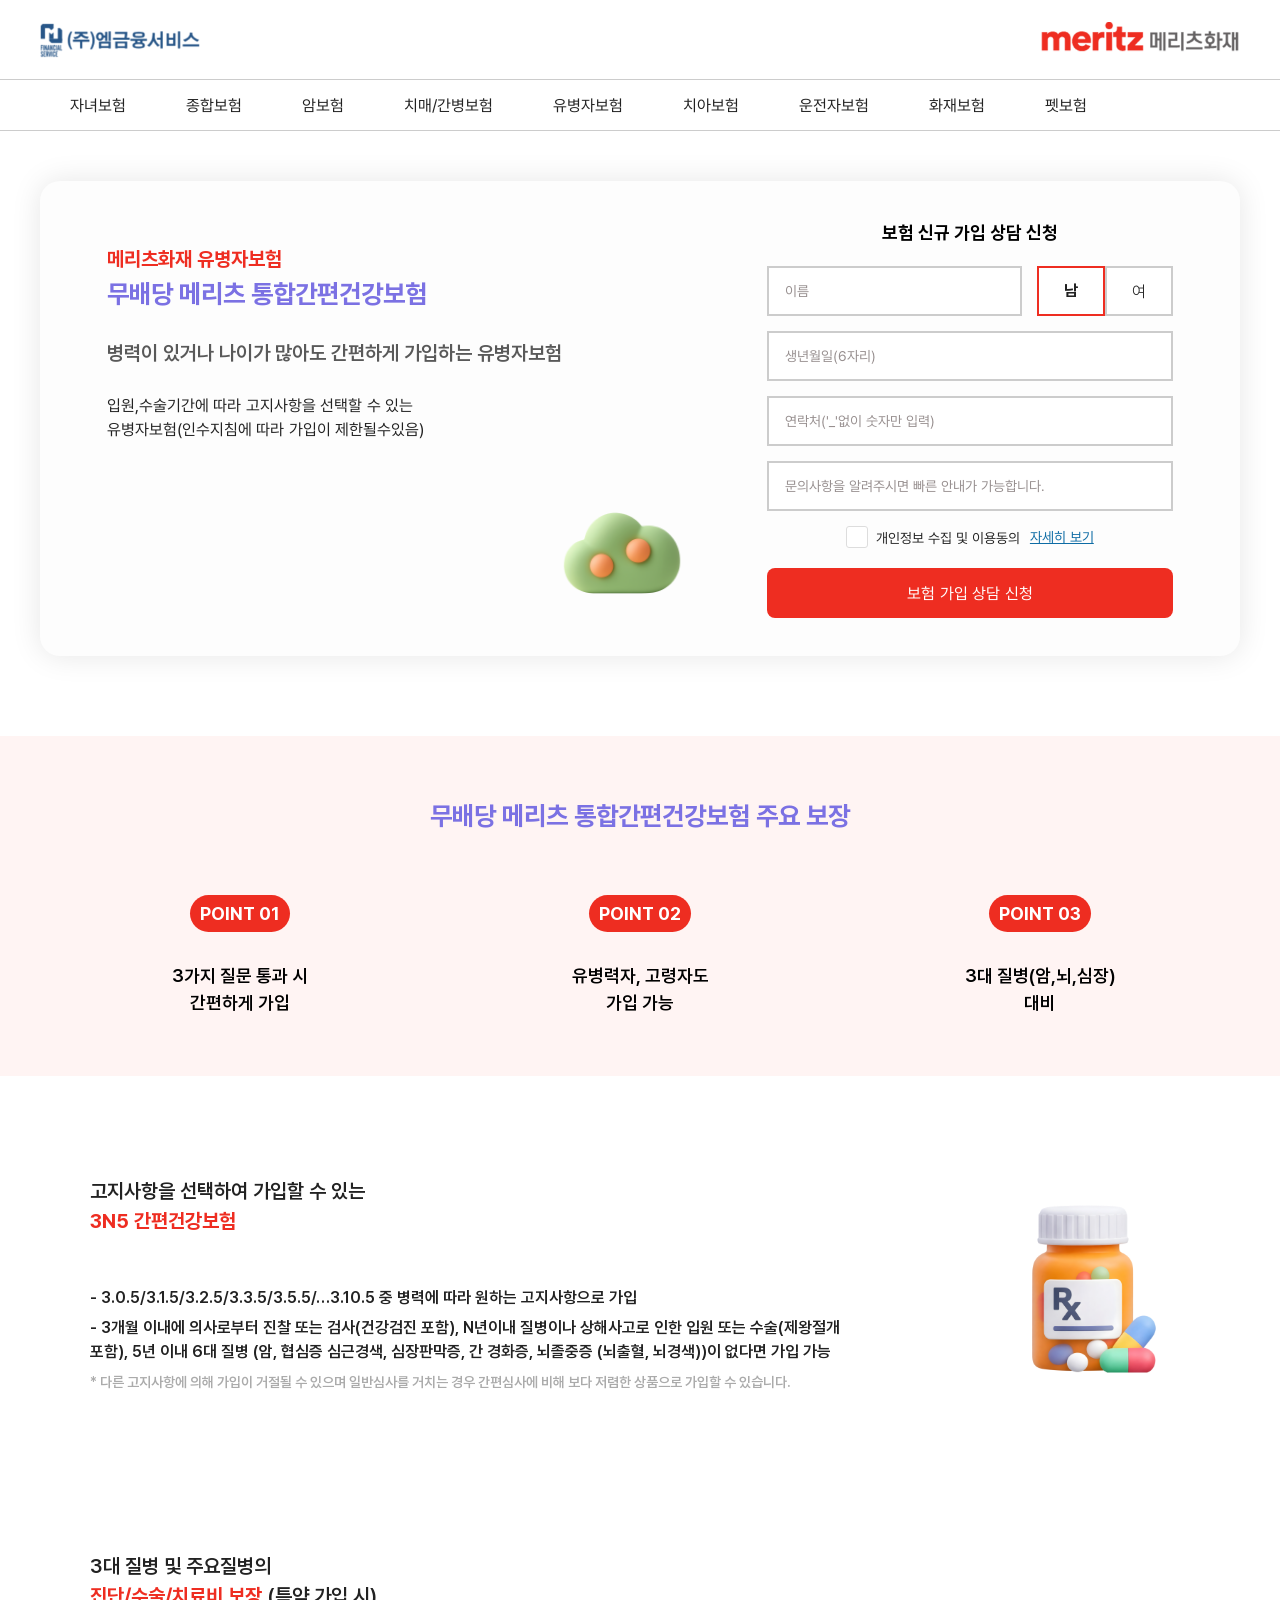
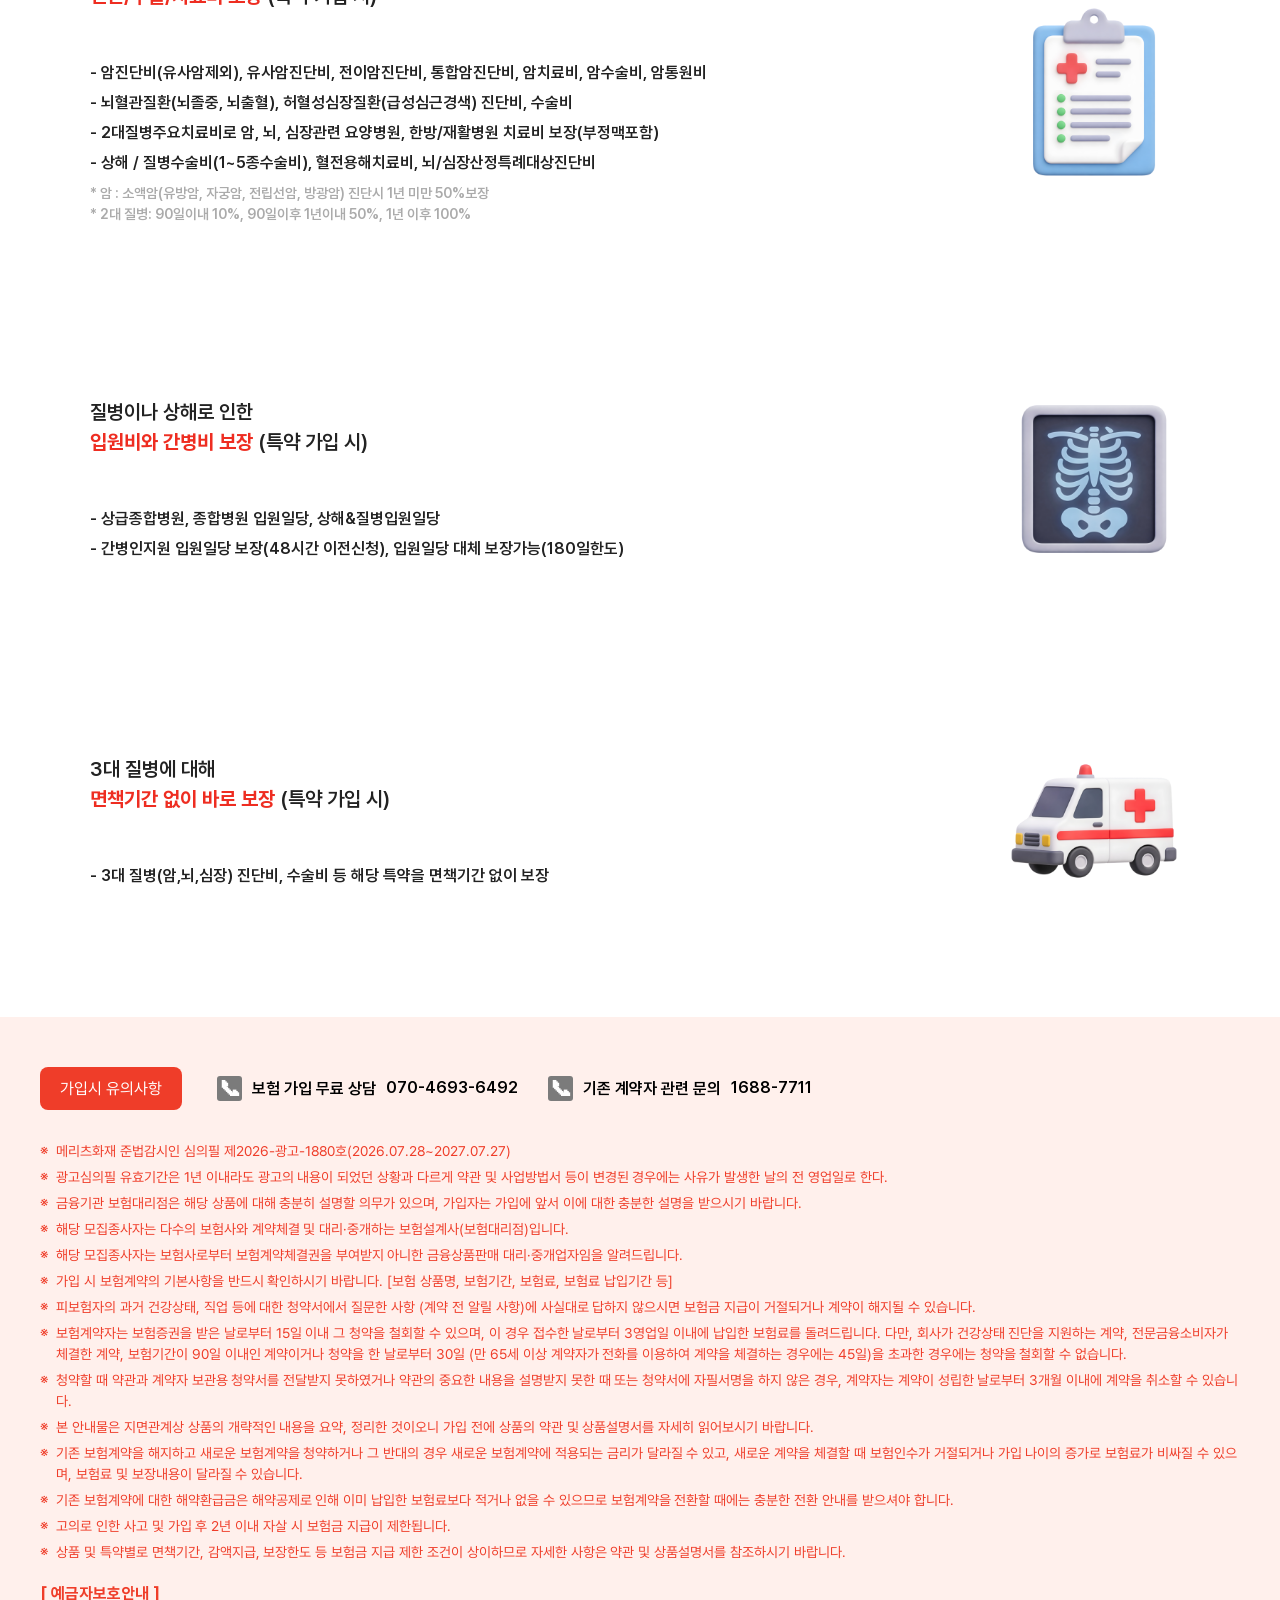
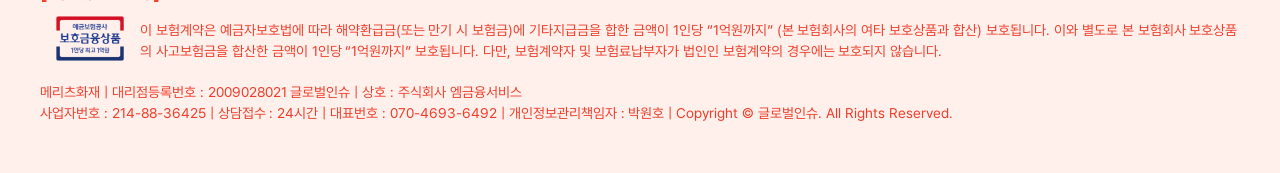
<file: sub/sub_simple.html>
<!DOCTYPE html>
<html lang="ko">

<head>
    <title>메리츠화재 통합간편건강보험 | 유병자보험(간편보험)</title>
    <meta name="description"
        content="메리츠화재 유병자보험, 메리츠 통합간편건강보험, 유병자 암/전이암부터 뇌, 심장 질환 진단비, 상해 및 질병수술비, 치료비, 입원비, 간병인 등 보장하는 종합보험, 가입 상담 및 보험료 견적 설계" />
    <meta name="keywords"
        content="메리츠유병자보험, 메리츠간편보험, 메리츠간편건강보험, 메리츠화재유병자보험, 메리츠통합간편건강보험, 올바른맞춤간편건강보험, 맞춤간편건강보험, 메리츠올바른맞춤간편건강보험, 간편건강보험, 메리츠화재간편보험, 메리츠올바른간편보험, 간편보험, 유병자보험, 메리츠 통합간편건강보험, 메리츠 통합간편보험" />
    <link rel="canonical" href="https://insure-center.co.kr/simple" />
    <link rel="image_src" href="https://insure-center.co.kr/img/main_img.png">
    <meta name="robots" content="index, follow">
    <meta name="language" content="kr">
    <meta name="title" content="메리츠화재 통합간편건강보험 | 유병자보험(간편보험)" />
    <meta name="publisher" content="메리츠화재 통합간편건강보험 | 유병자보험(간편보험)" />
    <meta name="Other Agent" content="메리츠화재 통합간편건강보험 | 유병자보험(간편보험)" />
    <meta name="Author" content="메리츠화재 통합간편건강보험 | 유병자보험(간편보험)" />
    <meta name="subject" content="메리츠화재 통합간편건강보험 | 유병자보험(간편보험)" />
    <meta name="location" content="South Korea" />
    <meta itemprop="name" content="메리츠화재 통합간편건강보험 | 유병자보험(간편보험)" />
    <meta itemprop="description"
        content="메리츠화재 유병자보험, 메리츠 통합간편건강보험, 유병자 암/전이암부터 뇌, 심장 질환 진단비, 상해 및 질병수술비, 치료비, 입원비, 간병인 등 보장하는 종합보험, 가입 상담 및 보험료 견적 설계" />
    <meta itemprop="image" content="https://insure-center.co.kr/img/main_img.png" />
    <meta property="og:type" content="website" />
    <meta property="og:title" content="메리츠화재 통합간편건강보험 | 유병자보험(간편보험)" />
    <meta property="og:site_name" content="메리츠화재 통합간편건강보험 | 유병자보험(간편보험)" />
    <meta property="og:description"
        content="메리츠화재 유병자보험, 메리츠 통합간편건강보험, 유병자 암/전이암부터 뇌, 심장 질환 진단비, 상해 및 질병수술비, 치료비, 입원비, 간병인 등 보장하는 종합보험, 가입 상담 및 보험료 견적 설계" />
    <meta property="og:image" content="https://insure-center.co.kr/img/main_img.png" />
    <meta property="og:url" content="https://insure-center.co.kr/simple" />
    <meta property="og:image:width" content="1200" />
    <meta property="og:image:height" content="630" />
    <meta name="twitter:card" content="summary" />
    <meta name="twitter:title" content="메리츠화재 통합간편건강보험 | 유병자보험(간편보험)" />
    <meta name="twitter:site" content="메리츠화재 통합간편건강보험 | 유병자보험(간편보험)" />
    <meta name="twitter:description"
        content="메리츠화재 유병자보험, 메리츠 통합간편건강보험, 유병자 암/전이암부터 뇌, 심장 질환 진단비, 상해 및 질병수술비, 치료비, 입원비, 간병인 등 보장하는 종합보험, 가입 상담 및 보험료 견적 설계" />
    <meta name="twitter:image" content="https://insure-center.co.kr/img/main_img.png" />
    <meta name="twitter:url" content="https://insure-center.co.kr/simple" />
    <meta name="twitter:image:width" content="1024" />
    <meta name="twitter:image:height" content="512" />
    <meta name="viewport"
        content="width=device-width, height=device-height, initial-scale=1.0, minimum-scale=1.0, maximum-scale=2.0, user-scalable=yes">

    <!-- favicon -->
    <link rel="icon" href="favicon.ico">

    <!-- css -->
    <link rel="stylesheet" href="../css/fonts.css">
    <link rel="stylesheet" href="../css/reset.css">
    <link rel="stylesheet" href="../css/style.css">
    <link rel="stylesheet" href="../css/sub.css">
    <link rel="stylesheet" href="../css/aos.css">
    <link rel="stylesheet" href="../css/slick.css">

    <!-- js -->
    <script src="../js/jquery-1.12.4.min.js"></script>
    <script src="../js/slick.min.js"></script>
    <script src="../js/aos.js"></script>
    <script src="../js/sub.js"></script>
    <script src="../js/script.js"></script>

</head>

<body>

    <div id="wrap">

        <!-- 헤더 영역 -->
        <header id="headerWrap">
            <div class="container">
                <div class="headerBox">

                    <!-- 로고 영역 -->
                    <div class="headerTopBox">

                        <div class="headerLogoBox headerLogoBox01">
                            <h1>
                                <a href="../index.html">
                                    <img src="../images/common/logo02.png" alt="(주)엠금융서비스">
                                </a>
                            </h1>
                        </div>

                        <div class="headerLogoBox headerLogoBox02">
                            <h1>
                                <a href="../index.html">
                                    <img src="../images/common/logo.png" alt="메리츠화재">
                                </a>
                            </h1>
                        </div>

                    </div>
                    <!-- //로고 영역 -->

                    <!-- 네비게이션 영역 -->
                    <div class="headerBottomBox">

                        <nav class="headerNav">
                            <ul class="headerMenu">
                                <li>
                                    <a href="#">
                                        자녀보험
                                    </a>

                                    <ul class="headerSubMenu">
                                        <li>
                                            <a href="../sub/sub_baby.html">내Mom같은어린이보험(태아)</a>
                                        </li>
                                        <li>
                                            <a href="../sub/sub_child.html">내Mom같은어린이보험</a>
                                        </li>
                                    </ul>

                                </li>
                                <li>
                                    <a href="#">
                                        종합보험
                                    </a>

                                    <ul class="headerSubMenu">
                                        <li>
                                            <a href="../sub/sub_youth.html">내Mom대로보장보험</a>
                                        </li>
                                        <li>
                                            <a href="../sub/sub_health.html">올바른종합보험</a>
                                        </li>
                                        <li>
                                            <a href="../sub/sub_5105.html">The건강한5.10.5보장보험</a>
                                        </li>
                                    </ul>

                                </li>
                                <li>
                                    <a href="#">
                                        암보험
                                    </a>

                                    <ul class="headerSubMenu">
                                        <li>
                                            <a href="../sub/sub_cancer2.html">또걸려도또받는암보험</a>
                                        </li>
                                    </ul>

                                </li>
                                <li>
                                    <a href="#">
                                        치매/간병보험
                                    </a>

                                    <ul class="headerSubMenu">
                                        <li>
                                            <a href="../sub/sub_care.html">간편한치매간병보험</a>
                                        </li>
                                    </ul>

                                </li>
                                <li>
                                    <a href="#">
                                        유병자보험
                                    </a>

                                    <ul class="headerSubMenu">
                                        <li>
                                            <a href="../sub/sub_simple.html">통합간편건강보험</a>
                                        </li>
                                    </ul>

                                </li>
                                <li>
                                    <a href="#">
                                        치아보험
                                    </a>

                                    <ul class="headerSubMenu">
                                        <li>
                                            <a href="../sub/sub_dental.html">치아보험이목구비</a>
                                        </li>
                                    </ul>

                                </li>
                                <li>
                                    <a href="#">
                                        운전자보험
                                    </a>

                                    <ul class="headerSubMenu">
                                        <li>
                                            <a href="../sub/sub_drive.html">운전자상해종합보험</a>
                                        </li>
                                    </ul>

                                </li>
                                <li>
                                    <a href="#">
                                        화재보험
                                    </a>

                                    <ul class="headerSubMenu">
                                        <li>
                                            <a href="../sub/sub_fire.html">운전자상해종합보험(화재)</a>
                                        </li>
                                    </ul>

                                </li>
                                <li>
                                    <a href="#">
                                        펫보험
                                    </a>

                                    <ul class="headerSubMenu">
                                        <li>
                                            <a href="../sub/sub_pet.html">펫퍼민트</a>
                                        </li>
                                    </ul>

                                </li>
                            </ul>
                        </nav>

                    </div>
                    <!-- //네비게이션 영역 -->

                    <!-- 모바일메뉴 영역 -->
                    <div id="mobileMenuWrap">

                        <button type="button" class="mobileMenuBtn toggleBtn" aria-expanded="false"
                            aria-label="모바일메뉴 열기">
                            <span></span>
                            <span></span>
                            <span></span>
                        </button>

                        <div class="mobileMenuBox">

                            <nav class="mobileMenuNav">
                                <ul class="mobileMenu">
                                    <li>
                                        <a href="#">
                                            자녀보험
                                        </a>

                                        <ul class="mobileSubMenu">
                                            <li>
                                                <a href="../sub/sub_baby.html">내Mom같은어린이보험(태아)</a>
                                            </li>
                                            <li>
                                                <a href="../sub/sub_child.html">내Mom같은어린이보험</a>
                                            </li>
                                        </ul>

                                    </li>
                                    <li>
                                        <a href="#">
                                            종합보험
                                        </a>

                                        <ul class="mobileSubMenu">
                                            <li>
                                                <a href="../sub/sub_youth.html">내Mom대로보장보험</a>
                                            </li>
                                            <li>
                                                <a href="../sub/sub_health.html">올바른종합보험</a>
                                            </li>
                                            <li>
                                                <a href="../sub/sub_5105.html">The건강한5.10.5보장보험</a>
                                            </li>
                                        </ul>

                                    </li>
                                    <li>
                                        <a href="#">
                                            암보험
                                        </a>

                                        <ul class="mobileSubMenu">
                                            <li>
                                                <a href="../sub/sub_cancer2.html">또걸려도또받는암보험</a>
                                            </li>
                                        </ul>

                                    </li>
                                    <li>
                                        <a href="#">
                                            치매/간병보험
                                        </a>

                                        <ul class="mobileSubMenu">
                                            <li>
                                                <a href="../sub/sub_care.html">간편한치매간병보험</a>
                                            </li>
                                        </ul>

                                    </li>
                                    <li>
                                        <a href="#">
                                            유병자보험
                                        </a>

                                        <ul class="mobileSubMenu">
                                            <li>
                                                <a href="../sub/sub_simple.html">통합간편건강보험</a>
                                            </li>
                                        </ul>

                                    </li>
                                    <li>
                                        <a href="#">
                                            치아보험
                                        </a>

                                        <ul class="mobileSubMenu">
                                            <li>
                                                <a href="../sub/sub_dental.html">치아보험이목구비</a>
                                            </li>
                                        </ul>

                                    </li>
                                    <li>
                                        <a href="#">
                                            운전자보험
                                        </a>

                                        <ul class="mobileSubMenu">
                                            <li>
                                                <a href="../sub/sub_drive.html">운전자상해종합보험</a>
                                            </li>
                                        </ul>

                                    </li>
                                    <li>
                                        <a href="#">
                                            화재보험
                                        </a>

                                        <ul class="mobileSubMenu">
                                            <li>
                                                <a href="../sub/sub_fire.html">운전자상해종합보험(화재)</a>
                                            </li>
                                        </ul>

                                    </li>
                                    <li>
                                        <a href="#">
                                            펫보험
                                        </a>

                                        <ul class="mobileSubMenu">
                                            <li>
                                                <a href="../sub/sub_pet.html">펫퍼민트</a>
                                            </li>
                                        </ul>

                                    </li>
                                </ul>
                            </nav>
                        </div>
                    </div>
                    <!-- //모바일메뉴 영역 -->

                </div>
            </div>
        </header>
        <!-- //헤더 영역 -->

        <!-- 메인 영역 -->
        <main id="subWrap">

            <!-- 가입신청 영역 -->
            <section id="formInfoWrap">
                <div class="container">
                    <div class="formInfoBox">

                        <!-- 보험상품 안내 영역 -->
                        <div class="formInfoDescBox">
                            <h2 class="insuranceSlideTitle">
                                메리츠화재 유병자보험
                            </h2>

                            <h3 class="insuranceProductName">
                                무배당 메리츠 통합간편건강보험
                            </h3>

                            <p class="insuranceSlideSummary">
                                병력이 있거나 나이가 많아도 간편하게 가입하는 유병자보험
                            </p>

                            <p class="insuranceSlideDescription">
                                입원,수술기간에 따라 고지사항을 선택할 수 있는 <br>
                                유병자보험(인수지침에 따라 가입이 제한될수있음)
                            </p>

                            <img src="../images/sub/icon08.png" alt="메리츠화재 유병자보험" class="img">

                        </div>
                        <!-- //보험상품 안내 영역 -->

                        <!-- 폼 영역 -->
                        <div class="formInputBox">

                            <h2>
                                보험 신규 가입 상담 신청
                            </h2>

                            <form action="" method="">

                                <div class="formBox">
                                    <div class="formUserInfoBox">

                                        <!-- 이름 -->
                                        <div class="inputTextBox">
                                            <label for="name" name="name" class="blind">이름</label>
                                            <input type="text" id="name" placeholder="이름">
                                        </div>


                                        <!-- 성별 -->
                                        <div class="genderSelectBox" role="radiogroup" aria-label="성별 선택">

                                            <div class="inputRadioBox">
                                                <input type="radio" name="gender" id="genderMale" value="male"
                                                    class="blind" checked>
                                                <label for="genderMale" class="radioItem">남</label>
                                            </div>

                                            <div class="inputRadioBox">
                                                <input type="radio" name="gender" id="genderFemale" value="female"
                                                    class="blind">
                                                <label for="genderFemale" class="radioItem">여</label>
                                            </div>

                                        </div>

                                    </div>
                                </div>

                                <!-- 생년월일 -->
                                <div class="formBox">
                                    <div class="inputTextBox">
                                        <label for="birthDate" name="birthDate" class="blind">생년월일</label>
                                        <input type="text" id="birthDate" placeholder="생년월일(6자리)">
                                    </div>
                                </div>

                                <!-- 연락처 -->
                                <div class="formBox">
                                    <div class="inputTextBox">
                                        <label for="phone" name="phone" class="blind">연락처</label>
                                        <input type="text" id="phone" placeholder="연락처('_'없이 숫자만 입력)">
                                    </div>
                                </div>

                                <!-- 문의사항 -->
                                <div class="formBox">
                                    <div class="inputTextBox">
                                        <label for="contact" name="contact" class="blind">문의사항</label>
                                        <input type="text" id="contact" placeholder="문의사항을 알려주시면 빠른 안내가 가능합니다.">
                                    </div>
                                </div>

                                <div class="inputCheckBox">
                                    <input type="checkbox" id="agreeChk" name="agreeChk" class="blind">
                                    <label for="agreeChk">개인정보 수집 및 이용동의 </label>
                                    <button type="button" class="detailViewBtn">자세히 보기</button>
                                </div>

                                <button type="submit" class="formBtn">
                                    보험 가입 상담 신청
                                </button>

                            </form>

                        </div>
                        <!-- //폼 영역 -->

                    </div>
                </div>
            </section>
            <!-- //가입신청 영역 -->

            <!-- 보험 주요 보장 영역 -->
            <section id="insuranceCoverageWrap">

                <!-- 보험 주요 보장 안내 영역 -->
                <div class="insuranceCoverageBox">
                    <div class="container">

                        <h3 class="insuranceProductName">
                            무배당 메리츠 통합간편건강보험 주요 보장
                        </h3>

                        <ol class="insuranceCoverageList">
                            <li class="insuranceCoverageItem">
                                <span class="insuranceCoveragePoint">
                                    POINT 01
                                </span>

                                <p class="insuranceCoverageDescription">
                                    3가지 질문 통과 시 <br>
                                    간편하게 가입
                                </p>
                            </li>

                            <li class="insuranceCoverageItem">
                                <span class="insuranceCoveragePoint">
                                    POINT 02
                                </span>

                                <p class="insuranceCoverageDescription">
                                    유병력자, 고령자도 <br>
                                    가입 가능
                                </p>
                            </li>

                            <li class="insuranceCoverageItem">
                                <span class="insuranceCoveragePoint">
                                    POINT 03
                                </span>

                                <p class="insuranceCoverageDescription">
                                    3대 질병(암,뇌,심장) <br>
                                    대비
                                </p>
                            </li>
                        </ol>
                    </div>
                </div>
                <!-- 보험 주요 보장 안내 영역 -->

                <!-- 보험 주요 보장 상세 영역 -->
                <div class="insuranceDetailBox">
                    <div class="container">
                        <ul class="insuranceDetailList">
                            <li class="insuranceDetailItem">
                                <div class="insuranceDetailContent">
                                    <h5 class="insuranceDetailTitle">
                                        고지사항을 선택하여 가입할 수 있는<br>
                                        <strong>
                                            3N5 간편건강보험
                                        </strong>
                                    </h5>

                                    <ul class="insuranceBenefitList">
                                        <li>- 3.0.5/3.1.5/3.2.5/3.3.5/3.5.5/…3.10.5 중 병력에 따라 원하는 고지사항으로 가입</li>
                                        <li>- 3개월 이내에 의사로부터 진찰 또는 검사(건강검진 포함), N년이내 질병이나 상해사고로 인한 입원 또는 수술(제왕절개 포함), 5년
                                            이내 6대 질병 (암, 협심증 심근경색, 심장판막증, 간
                                            경화증, 뇌졸중증 (뇌출혈, 뇌경색))이 없다면 가입 가능
                                            <p>
                                                * 다른 고지사항에 의해 가입이 거절될 수 있으며 일반심사를 거치는 경우 간편심사에 비해 보다 저렴한 상품으로 가입할 수
                                                있습니다.
                                            </p>
                                        </li>

                                    </ul>
                                </div>

                                <div class="insuranceDetailImgBox">
                                    <img src="../images/sub/insurance_img28.png" alt="유병자보험">
                                </div>
                            </li>
                            <li class="insuranceDetailItem">
                                <div class="insuranceDetailContent">
                                    <h5 class="insuranceDetailTitle">
                                        3대 질병 및 주요질병의<br>
                                        <strong>
                                            진단/수술/치료비 보장
                                        </strong>
                                        (특약 가입 시)
                                    </h5>

                                    <ul class="insuranceBenefitList">
                                        <li>- 암진단비(유사암제외), 유사암진단비, 전이암진단비, 통합암진단비, 암치료비, 암수술비, 암통원비</li>
                                        <li>- 뇌혈관질환(뇌졸중, 뇌출혈), 허혈성심장질환(급성심근경색) 진단비, 수술비</li>
                                        <li>- 2대질병주요치료비로 암, 뇌, 심장관련 요양병원, 한방/재활병원 치료비 보장(부정맥포함)</li>
                                        <li>- 상해 / 질병수술비(1~5종수술비), 혈전용해치료비, 뇌/심장산정특례대상진단비
                                            <p>
                                                * 암 : 소액암(유방암, 자궁암, 전립선암, 방광암) 진단시 1년 미만 50%보장 <br>
                                                * 2대 질병: 90일이내 10%, 90일이후 1년이내 50%, 1년 이후 100%
                                            </p>
                                        </li>
                                    </ul>
                                </div>

                                <div class="insuranceDetailImgBox">
                                    <img src="../images/sub/insurance_img29.png" alt="메리츠화재 암통치">
                                </div>
                            </li>
                            <li class="insuranceDetailItem">
                                <div class="insuranceDetailContent">
                                    <h5 class="insuranceDetailTitle">
                                        질병이나 상해로 인한<br>
                                        <strong>
                                            입원비와 간병비 보장
                                        </strong>
                                        (특약 가입 시)
                                    </h5>

                                    <ul class="insuranceBenefitList">
                                        <li>- 상급종합병원, 종합병원 입원일당, 상해&질병입원일당</li>
                                        <li>- 간병인지원 입원일당 보장(48시간 이전신청), 입원일당 대체 보장가능(180일한도)</li>
                                    </ul>
                                </div>

                                <div class="insuranceDetailImgBox">
                                    <img src="../images/sub/insurance_img30.png" alt="유병자암보험">
                                </div>
                            </li>
                            <li class="insuranceDetailItem">
                                <div class="insuranceDetailContent">
                                    <h5 class="insuranceDetailTitle">
                                        3대 질병에 대해<br>
                                        <strong>
                                            면책기간 없이 바로 보장
                                        </strong>
                                        (특약 가입 시)
                                    </h5>

                                    <ul class="insuranceBenefitList">
                                        <li>
                                            - 3대 질병(암,뇌,심장) 진단비, 수술비 등 해당 특약을 면책기간 없이 보장
                                        </li>
                                    </ul>
                                </div>

                                <div class="insuranceDetailImgBox">
                                    <img src="../images/sub/insurance_img31.png" alt="유병자보험 가입">
                                </div>
                            </li>
                        </ul>
                    </div>
                </div>
                <!-- //보험 주요 보장 상세 영역 -->

            </section>
            <!-- //보험 주요 보장 영역 -->

        </main>
        <!-- //메인 영역 -->

        <!-- 푸터 영역 -->
        <footer id="footerWrap">
            <div class="container">
                <div class="footerBox">

                    <!-- 상단 영역 -->
                    <div class="footerTopBox">
                        <button type="button" class="footerPopupBtn">
                            가입시 유의사항
                        </button>

                        <div class="footerContactList">

                            <dl class="footerContactItem consultationContact">
                                <dt class="footerContactTitle">보험 가입 무료 상담</dt>
                                <dd class="footerContactNumber">
                                    <a href="tel:070-4693-6492">
                                        070-4693-6492
                                    </a>
                                </dd>
                            </dl>

                            <dl class="footerContactItem contractContact">
                                <dt class="footerContactTitle">기존 계약자 관련 문의</dt>
                                <dd class="footerContactNumber">
                                    <a href="tel:1688-7711">
                                        1688-7711
                                    </a>
                                </dd>
                            </dl>

                        </div>
                    </div>
                    <!-- //상단 영역 -->

                    <!-- 보험상품 안내 및 유의사항 -->
                    <div class="footerNoticeBox">
                        <ul class="footerNoticeList">
                            <li>
                                메리츠화재 준법감시인 심의필 제2026-광고-1880호(2026.07.28~2027.07.27)
                            </li>

                            <li>
                                광고심의필 유효기간은 1년 이내라도 광고의 내용이 되었던 상황과 다르게 약관 및
                                사업방법서 등이 변경된 경우에는 사유가 발생한 날의 전 영업일로 한다.
                            </li>

                            <li>
                                금융기관 보험대리점은 해당 상품에 대해 충분히 설명할 의무가 있으며,
                                가입자는 가입에 앞서 이에 대한 충분한 설명을 받으시기 바랍니다.
                            </li>

                            <li>
                                해당 모집종사자는 다수의 보험사와 계약체결 및 대리·중개하는
                                보험설계사(보험대리점)입니다.
                            </li>

                            <li>
                                해당 모집종사자는 보험사로부터 보험계약체결권을 부여받지 아니한
                                금융상품판매 대리·중개업자임을 알려드립니다.
                            </li>

                            <li>
                                가입 시 보험계약의 기본사항을 반드시 확인하시기 바랍니다.
                                [보험 상품명, 보험기간, 보험료, 보험료 납입기간 등]
                            </li>

                            <li>
                                피보험자의 과거 건강상태, 직업 등에 대한 청약서에서 질문한 사항
                                (계약 전 알릴 사항)에 사실대로 답하지 않으시면 보험금 지급이 거절되거나
                                계약이 해지될 수 있습니다.
                            </li>

                            <li>
                                보험계약자는 보험증권을 받은 날로부터 15일 이내 그 청약을 철회할 수 있으며,
                                이 경우 접수한 날로부터 3영업일 이내에 납입한 보험료를 돌려드립니다.
                                다만, 회사가 건강상태 진단을 지원하는 계약, 전문금융소비자가 체결한 계약,
                                보험기간이 90일 이내인 계약이거나 청약을 한 날로부터 30일
                                (만 65세 이상 계약자가 전화를 이용하여 계약을 체결하는 경우에는 45일)을
                                초과한 경우에는 청약을 철회할 수 없습니다.
                            </li>

                            <li>
                                청약할 때 약관과 계약자 보관용 청약서를 전달받지 못하였거나
                                약관의 중요한 내용을 설명받지 못한 때 또는 청약서에 자필서명을 하지 않은 경우,
                                계약자는 계약이 성립한 날로부터 3개월 이내에 계약을 취소할 수 있습니다.
                            </li>

                            <li>
                                본 안내물은 지면관계상 상품의 개략적인 내용을 요약, 정리한 것이오니
                                가입 전에 상품의 약관 및 상품설명서를 자세히 읽어보시기 바랍니다.
                            </li>

                            <li>
                                기존 보험계약을 해지하고 새로운 보험계약을 청약하거나 그 반대의 경우
                                새로운 보험계약에 적용되는 금리가 달라질 수 있고, 새로운 계약을 체결할 때
                                보험인수가 거절되거나 가입 나이의 증가로 보험료가 비싸질 수 있으며,
                                보험료 및 보장내용이 달라질 수 있습니다.
                            </li>

                            <li>
                                기존 보험계약에 대한 해약환급금은 해약공제로 인해 이미 납입한 보험료보다
                                적거나 없을 수 있으므로 보험계약을 전환할 때에는 충분한 전환 안내를
                                받으셔야 합니다.
                            </li>

                            <li>
                                고의로 인한 사고 및 가입 후 2년 이내 자살 시 보험금 지급이 제한됩니다.
                            </li>

                            <li>
                                상품 및 특약별로 면책기간, 감액지급, 보장한도 등 보험금 지급 제한 조건이
                                상이하므로 자세한 사항은 약관 및 상품설명서를 참조하시기 바랍니다.
                            </li>
                        </ul>

                        <div class="insuranceDepositBox">
                            <h3 class="insuranceDepositTitle">
                                [ 예금자보호안내 ]
                            </h3>
                            <div class="insuranceDepositText">
                                <img src="../images/common/product_info_img.png" alt="예금보험공사 보호금융상품 1인창 최고 1억원">
                                <p>
                                    이 보험계약은 예금자보호법에 따라 해약환급금(또는 만기 시 보험금)에
                                    기타지급금을 합한 금액이 1인당 “1억원까지”
                                    (본 보험회사의 여타 보호상품과 합산) 보호됩니다.
                                    이와 별도로 본 보험회사 보호상품의 사고보험금을 합산한 금액이
                                    1인당 “1억원까지” 보호됩니다. 다만, 보험계약자 및 보험료납부자가
                                    법인인 보험계약의 경우에는 보호되지 않습니다.
                                </p>
                            </div>
                        </div>

                    </div>
                    <!-- //보험상품 안내 및 유의사항 -->

                    <!-- 회사 정보 영역 -->
                    <div class="footerCompanyBox">

                        <!-- 회사 정보 -->
                        <div class="footerCompanyInfo">
                            <p>
                                메리츠화재 | 대리점등록번호 : 2009028021 글로벌인슈 | 상호 : 주식회사 엠금융서비스 <br>
                                사업자번호 : 214-88-36425 | 상담접수 : 24시간
                                | 대표번호 : 070-4693-6492 | 개인정보관리책임자 : 박원호 | Copyright © 글로벌인슈. All Rights Reserved.
                            </p>
                        </div>
                        <!-- //회사 정보 영역 -->

                    </div>
                </div>
        </footer>
        <!-- //푸터 영역 -->

    </div>
    <!-- //wrap -->

    <!-- 개인정보 수집 및 이용동의 팝업 -->
    <div id="privacyPolicyPopup" class="commonPopupWrap">
        <div class="popupBox">

            <!-- 팝업 내용 -->
            <div class="popupContent">
                <div class="privacyPolicyBox">

                    <h2 id="privacyPopupTitle" class="popupContentTitle privacyPolicyTitle">
                        개인(신용)정보의 수집·이용에 관한 사항
                    </h2>

                    <p class="privacyPolicyIntro">
                        귀하가 금융상품 소개 등을 위하여 본인의 개인(신용)정보를 수집·이용하고자 하는
                        경우에는 [개인정보보호법] 제15조 및 제22조, [신용정보의 이용 및 보호에 관한 법률]
                        제32조 및 제33조에 따라 동의를 얻어야 합니다. 이에 본인은 귀사가 아래의 내용과
                        같이 영업목적으로 본인의 개인(신용)정보를 수집·이용하는 데 동의합니다.
                    </p>

                    <div class="privacyPolicyList">

                        <div class="privacyPolicyItem">
                            <h3 class="privacyPolicyItemTitle">
                                1. 개인정보의 수집·이용 목적
                            </h3>

                            <ul class="privacyPolicySubList">
                                <li>
                                    서비스 이용에 따른 본인 식별 절차 및 개인 맞춤 서비스 제공
                                </li>

                                <li>
                                    보험상품, 서비스 소개 및 판매, 사은·판촉행사 안내
                                    (전화, SMS 포함)
                                </li>

                                <li>
                                    고지사항 전달, 본인 의사 확인, 불만 처리 등 원활한 보험 관련
                                    의사소통 경로의 확보
                                </li>
                            </ul>
                        </div>

                        <div class="privacyPolicyItem">
                            <h3 class="privacyPolicyItemTitle">
                                2. 수집·이용할 개인(신용)정보의 내용
                            </h3>

                            <p class="privacyPolicyText">
                                성명, 생년월일, 성별, 연락처
                            </p>
                        </div>

                        <div class="privacyPolicyItem">
                            <h3 class="privacyPolicyItemTitle">
                                3. 개인(신용)정보의 보유·이용 기간
                            </h3>

                            <p class="privacyPolicyText">
                                수집·이용 동의일로부터 고객님의 동의 철회 시까지 보관하며,
                                1544-1683으로 전화하시면 철회할 수 있습니다.
                                (단, 최대 3년)
                            </p>
                        </div>

                        <div class="privacyPolicyItem">
                            <h3 class="privacyPolicyItemTitle">
                                4. 개인정보 수집에 동의하지 않는 경우
                            </h3>

                            <p class="privacyPolicyText">
                                이용자는 개인정보 수집 동의를 거부할 권리가 있으며,
                                이에 대한 동의를 하지 않은 경우에는 보험설계 및 상담 서비스 제공이
                                제한됩니다.
                            </p>
                        </div>

                        <div class="privacyPolicyItem">
                            <h3 class="privacyPolicyItemTitle">
                                5. 수집자
                            </h3>

                            <p class="privacyPolicyText">
                                ㈜엠금융서비스
                            </p>
                        </div>

                    </div>

                    <ul class="privacyPolicyNoticeList">
                        <li>
                            정보 동의 시 계약상담 및 가입설계를 위해 최소한의 정보만
                            수집·이용·조회하게 되며, 본 동의를 거부하시는 경우 보험계약 상담 등
                            정상적인 서비스 제공이 불가능할 수 있습니다.
                        </li>

                        <li>
                            이 동의서는 계약의 갱신 등으로 변경되는 경우에도 유효합니다.
                        </li>
                    </ul>

                    <div class="marketingOptOutBox">
                        <h3 class="marketingOptOutTitle">
                            상품권유 중지청구(Do-Not Call)
                        </h3>

                        <ul class="marketingOptOutList">
                            <li>
                                개인(신용)정보 제공 및 이용에 동의한 이후에도 전화[1544-1683],
                                서면 등을 통해 언제든지 마케팅 활동에 대한 중지를 요청할 수 있습니다.
                            </li>

                            <li>
                                현 개인정보 수집·이용에 관한 사항의 내용에 추가, 삭제, 수정이 있을 시에는
                                개정 최소 7일 전부터 회사 인터넷 홈페이지 등을 통해 고지하겠습니다.
                            </li>
                        </ul>
                    </div>

                </div>
            </div>
            <!-- //팝업 내용 -->

            <!-- 팝업 닫기 -->
            <button type="button" class="popupCloseBtn" aria-label="팝업 닫기"></button>

        </div>
    </div>
    <!-- //개인정보 수집 및 이용동의 팝업 -->

    <!-- 보험가입 전 유의사항 팝업 -->
    <div id="insuranceNoticePopup" class="commonPopupWrap">
        <div class="popupBox">

            <!-- 팝업 내용 -->
            <div class="popupContent">
                <div class="insuranceNoticeBox">

                    <!-- 보험가입 전 유의사항 -->
                    <div class="insuranceNoticeSection">
                        <h2 id="insuranceNoticeTitle" class="popupContentTitle">
                            보험가입 전 유의사항
                        </h2>

                        <ul class="insuranceNoticeList">
                            <li>
                                (주)엠금융서비스 보험대리점은 소비자에게 해당 상품에 대해 충분히
                                설명해야 하며, 보험계약자는 본 상품 가입에 앞서 이에 대한 충분한
                                설명을 받으시기 바랍니다.
                            </li>

                            <li>
                                (주)엠금융서비스 보험대리점은 다수의 보험사와 계약 체결 및
                                대리·중개하는 보험설계사(보험대리점)이며, 보험사로부터
                                보험계약체결권을 부여받지 아니한 금융상품판매 대리·중개업자임을
                                알려드립니다.
                            </li>

                            <li>
                                보험계약자가 기존 보험계약을 해지하고 새로운 보험계약을 체결하는
                                경우, 보험인수가 거절되거나 보험료가 인상될 수 있으며,
                                보장내용(면책기간 재적용 등)이 달라질 수 있습니다.
                            </li>

                            <li>
                                가입 시 보험 상품명, 보험기간, 갱신기간, 납입기간, 보험료,
                                면책기간, 감액기간 등 기본사항을 반드시 확인하시기 바랍니다.
                            </li>

                            <li>
                                보험기간 중에 발생한 사고 및 질병에 한하여 보상하며,
                                보상받을 수 있는 경우와 보상받을 수 없는 경우를 확인하셔야 합니다.
                            </li>

                            <li>
                                지급한도, 면책사항 등에 따라 보험금 지급이 제한될 수 있습니다.
                                또한 상해담보의 경우 암벽등반, 스카이다이빙 등 직업, 직무,
                                동호회 활동 중 발생한 사고는 보상하지 않습니다.
                            </li>

                            <li>
                                보험계약 청약 시 기재사항을 사실대로 빠짐없이 작성하고
                                자필 서명하셔야 합니다.
                            </li>

                            <li>
                                질병이나 상해에 대한 위험 보장을 주목적으로 하는 보장성보험이며,
                                저축 또는 연금수령을 목적으로 가입하시기에 적합하지 않습니다.
                            </li>

                            <li>
                                갱신형 상품은 별도의 의사 표시가 없으면 보험기간 만기 시 계약이
                                갱신될 수 있으며, 갱신 시 보험료가 인상될 수 있습니다.
                            </li>

                            <li>
                                보험계약 체결 전 상품설명서 및 약관을 반드시 읽어보시기 바랍니다.
                            </li>
                        </ul>
                    </div>
                    <!-- //보험가입 전 유의사항 -->

                    <!-- 예금자 보호안내 -->
                    <div class="insuranceDepositBox">
                        <h3 class="insuranceDepositTitle">
                            [ 예금자보호안내 ]
                        </h3>
                        <div class="insuranceDepositText">
                            <img src="../images/common/product_info_img.png" alt="예금보험공사 보호금융상품 1인창 최고 1억원">
                            <p>
                                이 보험계약은 예금자보호법에 따라 해약환급금(또는 만기 시 보험금)에
                                기타지급금을 합한 금액이 1인당 “1억원까지”
                                (본 보험회사의 여타 보호상품과 합산) 보호됩니다.
                                이와 별도로 본 보험회사 보호상품의 사고보험금을 합산한 금액이
                                1인당 “1억원까지” 보호됩니다. 다만, 보험계약자 및 보험료납부자가
                                법인인 보험계약의 경우에는 보호되지 않습니다.
                            </p>
                        </div>
                    </div>

                    <!-- 보험계약 체결 전 유의사항 -->
                    <div class="insuranceNoticeSection">
                        <h3 class="insuranceNoticeSectionTitle">
                            보험계약 체결 전 유의사항
                        </h3>

                        <p class="insuranceNoticeText">
                            보험계약자 또는 피보험자께서는 보험계약 체결 전에 보험상품명,
                            보험기간, 보험료, 보험료납입기간, 피보험자 등의 계약내용을 반드시
                            확인하시고 해당 상품의 가입설명서 및 보험약관 내용을 반드시
                            읽어보시기 바랍니다.
                        </p>
                    </div>
                    <!-- //보험계약 체결 전 유의사항 -->

                    <!-- 보험계약 해지 후 다른 보험계약 시 유의사항 -->
                    <div class="insuranceNoticeSection">
                        <h3 class="insuranceNoticeSectionTitle">
                            보험계약 해지 후 다른 보험계약 시 유의사항
                        </h3>

                        <p class="insuranceNoticeText">
                            보험계약자 또는 피보험자께서는 기존에 체결되어 있던 보험계약을
                            해지하고 새로운 보험계약을 체결하는 경우 질병이력, 연령증가 등으로
                            가입이 거절되거나 보험료가 인상될 수 있으며, 가입 상품에 따라
                            새로운 면책기간 적용 및 보장 제한 등 기타 불이익이 발생할 수 있습니다.
                        </p>
                    </div>
                    <!-- //보험계약 해지 후 다른 보험계약 시 유의사항 -->

                    <!-- 보험계약 전 알릴 의무 -->
                    <div class="insuranceNoticeSection">
                        <h3 class="insuranceNoticeSectionTitle">
                            보험계약 전 알릴 의무
                        </h3>

                        <p class="insuranceNoticeText">
                            “계약 전 알릴 의무사항”은 회사가 보험계약의 청약을 인수하는 데
                            필요한 자료이므로 보험계약자 및 피보험자는 사실대로 알려야 합니다.
                            위 사항에 대하여 만약 사실대로 알리지 않거나 사실과 다르게 알린
                            경우에는 보험가입이 거절될 수 있으며, 특히 그 내용이 [중요한 사항]에
                            해당하는 경우에는 보험계약자 또는 피보험자의 의사와 관계없이
                            보험약관상 [계약 전 알릴 의무 위반의 효과] 조항에 의해 계약이
                            해지되거나 보장이 제한될 수 있습니다.
                        </p>

                        <p class="insuranceNoticeText">
                            보험설계사는 계약 전 알릴 의무사항에 대한 수령권한이 없으므로
                            과거의 진단 또는 치료 사실 등 중요한 내용을 청약서에 기재하지 않고
                            보험설계사에게 구두로만 알린 경우에는 계약 전 알릴 의무를 이행한
                            것으로 인정되지 않아, 향후 계약이 해지되거나 보험금을 지급받지
                            못할 수 있습니다.
                        </p>
                    </div>
                    <!-- //보험계약 전 알릴 의무 -->

                    <!-- 보험계약 후 알릴 의무 -->
                    <div class="insuranceNoticeSection">
                        <h3 class="insuranceNoticeSectionTitle">
                            보험계약 후 알릴 의무
                        </h3>

                        <p class="insuranceNoticeText">
                            보험계약자 등은 피보험자의 직업·직무 변경 등이 발생한 경우 지체 없이
                            보험회사에 알려야 하며, 이를 알리지 않은 경우 계약 해지 등 알릴 의무
                            위반에 따른 불이익이 발생할 수 있습니다.
                        </p>
                    </div>
                    <!-- //보험계약 후 알릴 의무 -->

                    <!-- 부활 -->
                    <div class="insuranceNoticeSection">
                        <h3 class="insuranceNoticeSectionTitle">
                            부활(효력회복)
                        </h3>

                        <p class="insuranceNoticeText">
                            계약자 또는 피보험자는 보험기간 중에 피보험자가 그 직업 또는 직무를
                            변경(자가용 운전자가 영업용 운전자로 직업 또는 직무를 변경하는 등의
                            경우를 포함합니다)하거나 이륜자동차 또는 원동기장치자전거
                            (전동퀵보드, 전동휠 등 전동기로 작동하는 개인형 이동장치를 포함하여
                            장애인 또는 교통약자가 사용하는 보행보조용 의자차인 전동휠체어,
                            의료용 스쿠터 등은 제외합니다)를 계속적으로 사용
                            (직업, 직무 또는 동호회 활동과 출퇴근 용도 등으로 주로 사용하는
                            경우에 한함)하게 된 경우에는 지체 없이 회사에 알려야 합니다.
                        </p>

                        <p class="insuranceNoticeText">
                            이에 따라 위험이 감소된 경우에는 회사는 그 차액보험료를 돌려드리며,
                            계약자 또는 피보험자의 고의 또는 중대한 과실로 위험이 증가된 경우에는
                            통지를 받은 날부터 1개월 이내에 보험료의 증액을 청구하거나 계약을
                            해지할 수 있습니다.
                        </p>

                        <p class="insuranceNoticeText">
                            계약자 또는 피보험자가 고의 또는 중대한 과실로 직업 또는 직무의
                            변경 사실을 회사에 알리지 않은 경우 변경 후 요율이 변경 전 요율보다
                            높을 때에는 회사는 동 사실을 안 날부터 1개월 이내에 계약자 또는
                            피보험자에게 보험료의 증액을 청구하거나 계약을 해지할 수 있습니다.
                            또한 보험사고가 발생한 경우 보험금의 지급이 제한될 수 있습니다.
                        </p>
                    </div>
                    <!-- //부활 -->

                    <!-- 자동갱신 특약 관련사항 -->
                    <div class="insuranceNoticeSection">
                        <h3 class="insuranceNoticeSectionTitle">
                            자동갱신 특약 관련사항
                        </h3>

                        <p class="insuranceNoticeText">
                            갱신형 특별약관의 만기일 전일까지 계약자의 별도 의사표시가 없는 한
                            자동갱신되며, 이때 보험료는 인상될 수 있습니다.
                        </p>
                    </div>
                    <!-- //자동갱신 특약 관련사항 -->

                    <!-- 자필서명 -->
                    <div class="insuranceNoticeSection">
                        <h3 class="insuranceNoticeSectionTitle">
                            자필서명
                        </h3>

                        <p class="insuranceNoticeText">
                            보험계약자와 피보험자가 자필서명을 하지 않으신 경우에는 보장을 받지
                            못할 수 있습니다. 다만, 전화를 이용하여 가입할 때 일정 요건이
                            충족되면 자필서명을 생략할 수 있으며, 인터넷을 이용한 사이버몰에서는
                            전자서명으로 대체할 수 있습니다.
                        </p>
                    </div>
                    <!-- //자필서명 -->

                    <!-- 청약철회 -->
                    <div class="insuranceNoticeSection">
                        <h3 class="insuranceNoticeSectionTitle">
                            청약철회
                        </h3>

                        <p class="insuranceNoticeText">
                            일반금융소비자인 계약자는 「금융소비자 보호에 관한 법률」 제46조,
                            동법 시행령 제37조, 동법 감독규정 제30조에서 정하는 바에 따라
                            보험증권을 받은 날부터 15일 이내
                            (청약을 한 날부터 30일 이내에 한하며, 만 65세 이상 계약자가 전화를
                            이용하여 체결한 계약은 45일)에 청약을 철회할 수 있으며,
                            이 경우 철회를 접수한 날부터 3영업일 이내에 보험료를 돌려드립니다.
                        </p>

                        <p class="insuranceNoticeText">
                            다만, 회사가 건강상태 진단을 지원하는 계약, 보장기간이 90일 이내인
                            계약 또는 전문금융소비자가 체결한 계약은 청약을 철회할 수 없습니다.
                        </p>
                    </div>
                    <!-- //청약철회 -->

                    <!-- 개인정보를 보호받을 권리 -->
                    <div class="insuranceNoticeSection">
                        <h3 class="insuranceNoticeSectionTitle">
                            개인정보를 보호받을 권리
                        </h3>

                        <p class="insuranceNoticeText">
                            보험계약자는 법에서 정한 경우를 제외하고 본인의 동의 없이 본인의
                            개인정보가 제3자에게 제공 또는 이용되지 않을 권리가 있습니다.
                        </p>
                    </div>
                    <!-- //개인정보를 보호받을 권리 -->

                    <!-- 비례보상 -->
                    <div class="insuranceNoticeSection">
                        <h3 class="insuranceNoticeSectionTitle">
                            비례보상
                        </h3>

                        <p class="insuranceNoticeText">
                            실손의료보장, 배상책임 관련 보장 등 해당 담보를 보장하는 다수의
                            보험계약이 체결되어 있는 경우, 2개 이상의 보험에 가입하더라도
                            그 계약과 보험금을 분담하여 비례보상되므로 유사한 보험가입 여부 및
                            보상한도를 반드시 확인하시기 바랍니다.
                        </p>
                    </div>
                    <!-- //비례보상 -->

                    <!-- 품질보증제도 -->
                    <div class="insuranceNoticeSection">
                        <h3 class="insuranceNoticeSectionTitle">
                            품질보증제도
                        </h3>

                        <p class="insuranceNoticeText">
                            회사가 보험약관 및 계약자 보관용 청약서를 청약할 때 보험계약자에게
                            전달하지 않거나 약관의 중요한 내용을 설명하지 않은 때 또는 계약을
                            체결할 때 계약자가 청약서에 자필서명
                            (날인 및 전자서명법 제2조 제2호에 따른 전자서명을 포함합니다)을
                            하지 않은 때(전화를 이용하여 계약을 체결하는 경우 자필서명을
                            생략할 수 있음)에는 계약자는 계약이 성립한 날부터 3개월 이내에
                            계약을 취소할 수 있습니다.
                        </p>

                        <p class="insuranceNoticeText">
                            이 경우 회사는 계약자에게 이미 납입한 보험료를 돌려드리며,
                            보험료를 받은 기간에 대하여 보험계약대출이율을 연 단위 복리로
                            계산한 금액을 더하여 지급합니다.
                        </p>
                    </div>
                    <!-- //품질보증제도 -->

                    <!-- 위법계약을 해지할 수 있는 권리 -->
                    <div class="insuranceNoticeSection">
                        <h3 class="insuranceNoticeSectionTitle">
                            위법계약을 해지할 수 있는 권리
                        </h3>

                        <p class="insuranceNoticeText">
                            계약자는 보험회사가 「금융소비자 보호에 관한 법률」 제17조 내지
                            제21조를 위반하여 계약을 체결한 경우, 동법 제47조
                            (위법계약의 해지) 제1항, 동법 시행령 제38조 및 동법 감독규정
                            제31조에서 정하는 바에 따라 계약체결일부터 5년을 초과하지 않는
                            범위 내에서 계약체결에 대한 회사의 위반사항을 안 날부터 1년 이내에
                            서면 등으로 해당 계약의 해지를 요구할 수 있습니다.
                        </p>

                        <p class="insuranceNoticeText">
                            이때 계약자는 해지요구서에 위반 사실을 증명하는 서류를 첨부하여
                            보험사에 제출하여야 합니다. 이 경우 보험사에 해지를 요구하신 날부터
                            10일 이내에 수락 여부를 통지
                            (거절할 때에는 거절 사유를 함께 포함하여 통지)받으실 수 있습니다.
                        </p>

                        <p class="insuranceNoticeText">
                            다만, 법률에 따라 가입 의무가 부과되고 그 해제·해지도 해당 법률에
                            따라 가능한 보장성 상품에 대해 계약의 해지를 요구하려는 경우에는
                            동종의 다른 보험에 가입되어 있어야 합니다.
                        </p>
                    </div>
                    <!-- //위법계약을 해지할 수 있는 권리 -->

                    <!-- 해약환급금 안내 -->
                    <div class="insuranceNoticeSection">
                        <h3 class="insuranceNoticeSectionTitle">
                            해약환급금이 납입한 보험료보다 적거나 없을 수 있는 이유
                        </h3>

                        <p class="insuranceNoticeText">
                            보험계약자는 계약을 해지할 수 있으며, 중도 해지 시 지급되는
                            해약환급금은 납입한 보험료보다 적거나 없을 수 있습니다.
                            그 이유는 납입한 보험료 중 위험보장을 위한 보험료, 사업비 및
                            특약보험료를 차감한 후 운용·적립되고, 해지 시에는 계약자적립액에서
                            이미 지출한 사업비 해당액을 차감하는 경우가 있기 때문입니다.
                        </p>
                    </div>
                    <!-- //해약환급금 안내 -->

                    <!-- 보험금을 지급하지 않는 사유 -->
                    <div class="insuranceNoticeSection">
                        <h3 class="insuranceNoticeSectionTitle">
                            보험금을 지급하지 않는 사유
                        </h3>

                        <p class="insuranceNoticeText">
                            회사는 다음 중 어느 한 가지로 보험금 지급사유가 발생한 때에는
                            보험금을 지급하지 않습니다.
                        </p>

                        <ul class="insuranceNoticeList insuranceNoticeDashList">
                            <li>
                                피보험자가 고의로 자신을 해친 경우. 다만, 피보험자가 심신상실
                                등으로 자유로운 의사결정을 할 수 없는 상태에서 자신을 해친
                                경우에는 보험금을 지급하여 드립니다.
                            </li>

                            <li>
                                보험수익자가 고의로 피보험자를 해친 경우. 다만, 그 보험수익자가
                                일부 보험수익자인 경우에는 다른 보험수익자에 대한 보험금은
                                지급합니다.
                            </li>

                            <li>
                                계약자가 고의로 피보험자를 해친 경우
                            </li>

                            <li>
                                피보험자의 임신, 출산(제왕절개 포함), 산후기. 그러나 회사가
                                보장하는 보험금 지급사유로 인한 경우에는 보험금을 지급해드립니다.
                            </li>

                            <li>
                                전쟁, 외국의 무력행사, 혁명, 내란, 사변, 폭동
                            </li>
                        </ul>
                    </div>
                    <!-- //보험금을 지급하지 않는 사유 -->

                    <!-- 모집질서 확립 및 신고센터 -->
                    <div class="insuranceNoticeSection">
                        <h3 class="insuranceNoticeSectionTitle">
                            모집질서 확립 및 신고센터 안내
                        </h3>

                        <p class="insuranceNoticeText">
                            특별이익 제공 등 법질서 문란행위는 금융감독원으로부터 제재를 받을
                            수 있습니다.
                        </p>

                        <p class="insuranceNoticeText">
                            금융감독원 민원상담 전화 : 국번 없이 1332 /
                            인터넷 :
                            <a href="https://www.fss.or.kr" target="_blank" rel="noopener noreferrer">
                                www.fss.or.kr
                            </a>
                        </p>
                    </div>
                    <!-- //모집질서 확립 및 신고센터 -->

                    <!-- 분쟁조정절차 -->
                    <div class="insuranceNoticeSection">
                        <h3 class="insuranceNoticeSectionTitle">
                            분쟁조정절차에 관한 사항
                        </h3>

                        <p class="insuranceNoticeText">
                            이 보험계약과 관련하여 의문사항 또는 불만(민원)이 있을 경우
                            해당 모집자나 생명보험협회 상담센터(02-2262-6600)에 문의할 수
                            있습니다.
                        </p>

                        <p class="insuranceNoticeText">
                            또한 분쟁이 발생한 경우 금융감독원
                            (국번 없이 1332,
                            <a href="https://www.fss.or.kr" target="_blank" rel="noopener noreferrer">
                                www.fss.or.kr
                            </a>),
                            한국소비자원(국번 없이 1372) 등에 도움을 요청할 수 있습니다.
                            다만, 분쟁조정의 신청 이후 또는 조정신청 사건의 처리절차 진행 중에
                            일방 당사자가 소를 제기한 경우에는 그 조정의 처리를 중지하고
                            이를 당사자 쌍방에게 통보합니다.
                        </p>
                    </div>
                    <!-- //분쟁조정절차 -->

                    <!-- 금융감독원 보험범죄 신고센터 -->
                    <div class="insuranceNoticeSection">
                        <h3 class="insuranceNoticeSectionTitle">
                            금융감독원 보험범죄 신고센터 안내
                        </h3>

                        <p class="insuranceNoticeText">
                            보험사기방지 특별법 제8조(보험사기죄)에 의거 10년 이하의 징역 또는
                            5천만원 이하의 벌금에 처해집니다.
                        </p>

                        <p class="insuranceNoticeText">
                            금융감독원 민원상담 전화 : 국번 없이 1332 /
                            <a href="https://www.fss.or.kr" target="_blank" rel="noopener noreferrer">
                                www.fss.or.kr
                            </a>
                        </p>
                    </div>
                    <!-- //금융감독원 보험범죄 신고센터 -->

                    <!-- 승환계약 불이익사항 -->
                    <div class="insuranceNoticeSection">
                        <h3 class="insuranceNoticeSectionTitle">
                            승환계약 불이익사항 안내
                        </h3>

                        <p class="insuranceNoticeText">
                            보험계약자가 기존 보험계약을 해지하고 새로운 보험계약을 체결하는
                            과정에서 다음과 같은 불이익이 발생할 수 있습니다.
                        </p>

                        <ol class="insuranceNoticeNumberList">
                            <li>
                                <span>①</span>
                                질병이력, 연령증가 등으로 가입이 거절되거나 보험료가
                                인상될 수 있습니다.
                            </li>

                            <li>
                                <span>②</span>
                                가입 상품에 따라 새로운 면책기간 적용 및 보장 제한 등
                                기타 불이익이 발생할 수 있습니다.
                            </li>
                        </ol>
                    </div>
                    <!-- //승환계약 불이익사항 -->

                    <!-- 기타 안내사항 -->
                    <div class="insuranceNoticeSection">
                        <ul class="insuranceNoticeList insuranceNoticeDotList">
                            <li>
                                자료 중 약관은 특정 보험회사의 약관을 참조했으며,
                                일부 내용은 보험회사 및 상품별로 상이할 수 있습니다.
                            </li>

                            <li>
                                회사별, 상품별, 성별, 연령, 직업에 따라 담보내용,
                                가입 가능한 담보와 가입금액은 상이하며, 회사가 정하는 기준에
                                따라 가입이 제한되거나 가입이 불가능할 수 있습니다.
                            </li>

                            <li>
                                광고심의필 유효기간은 1년 이내라도 광고의 내용이 되었던 상황과
                                다르게 약관 및 사업방법서 등이 변경된 경우에는 사유가 발생한
                                날의 전 영업일로 합니다.
                            </li>

                            <li>
                                상기 내용은 모집종사자 개인의 의견이며, 계약체결에 따른 이익 또는
                                손실은 보험계약자 및 피보험자에게 귀속됩니다.
                            </li>
                        </ul>
                    </div>
                    <!-- //기타 안내사항 -->

                </div>
            </div>
            <!-- //팝업 내용 -->

            <!-- 팝업 닫기 -->
            <button type="button" class="popupCloseBtn" aria-label="팝업 닫기"></button>

        </div>
    </div>
    <!-- //보험가입 전 유의사항 팝업 -->

</body>

</html>
</file>
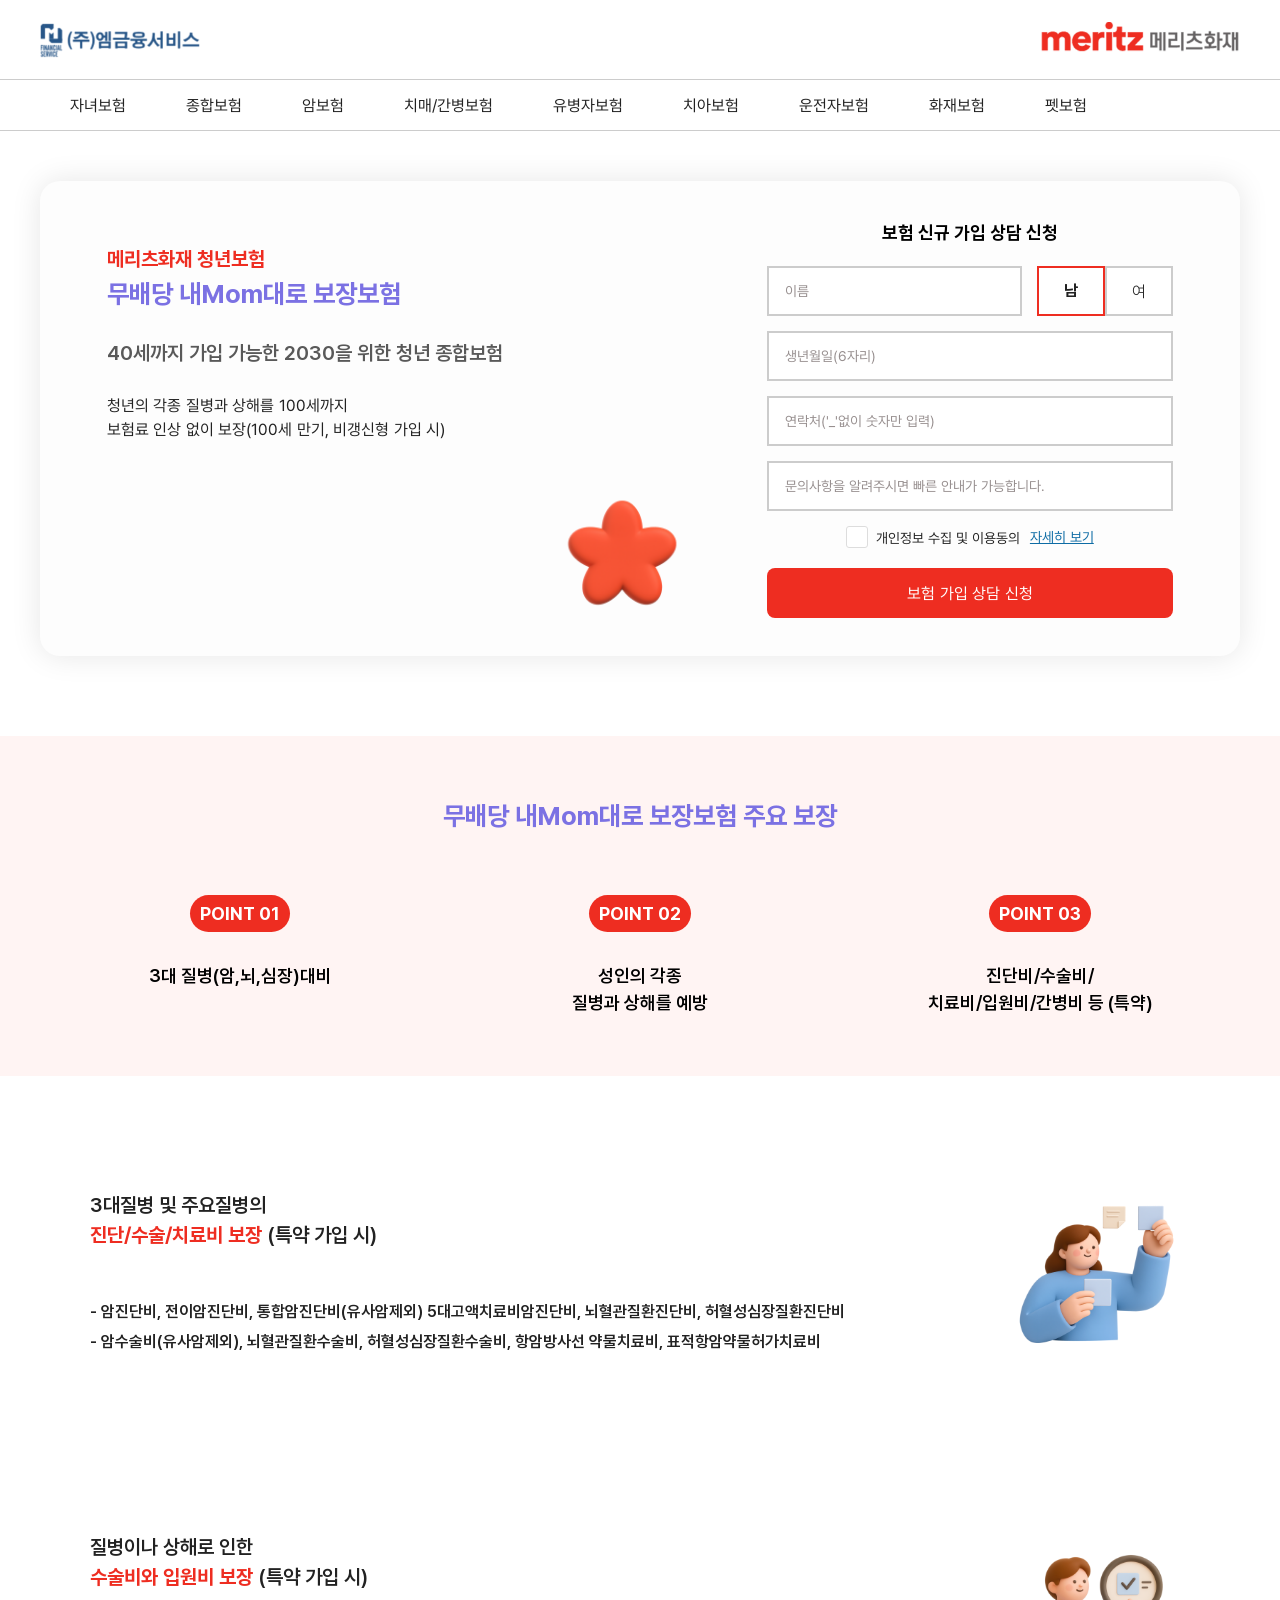
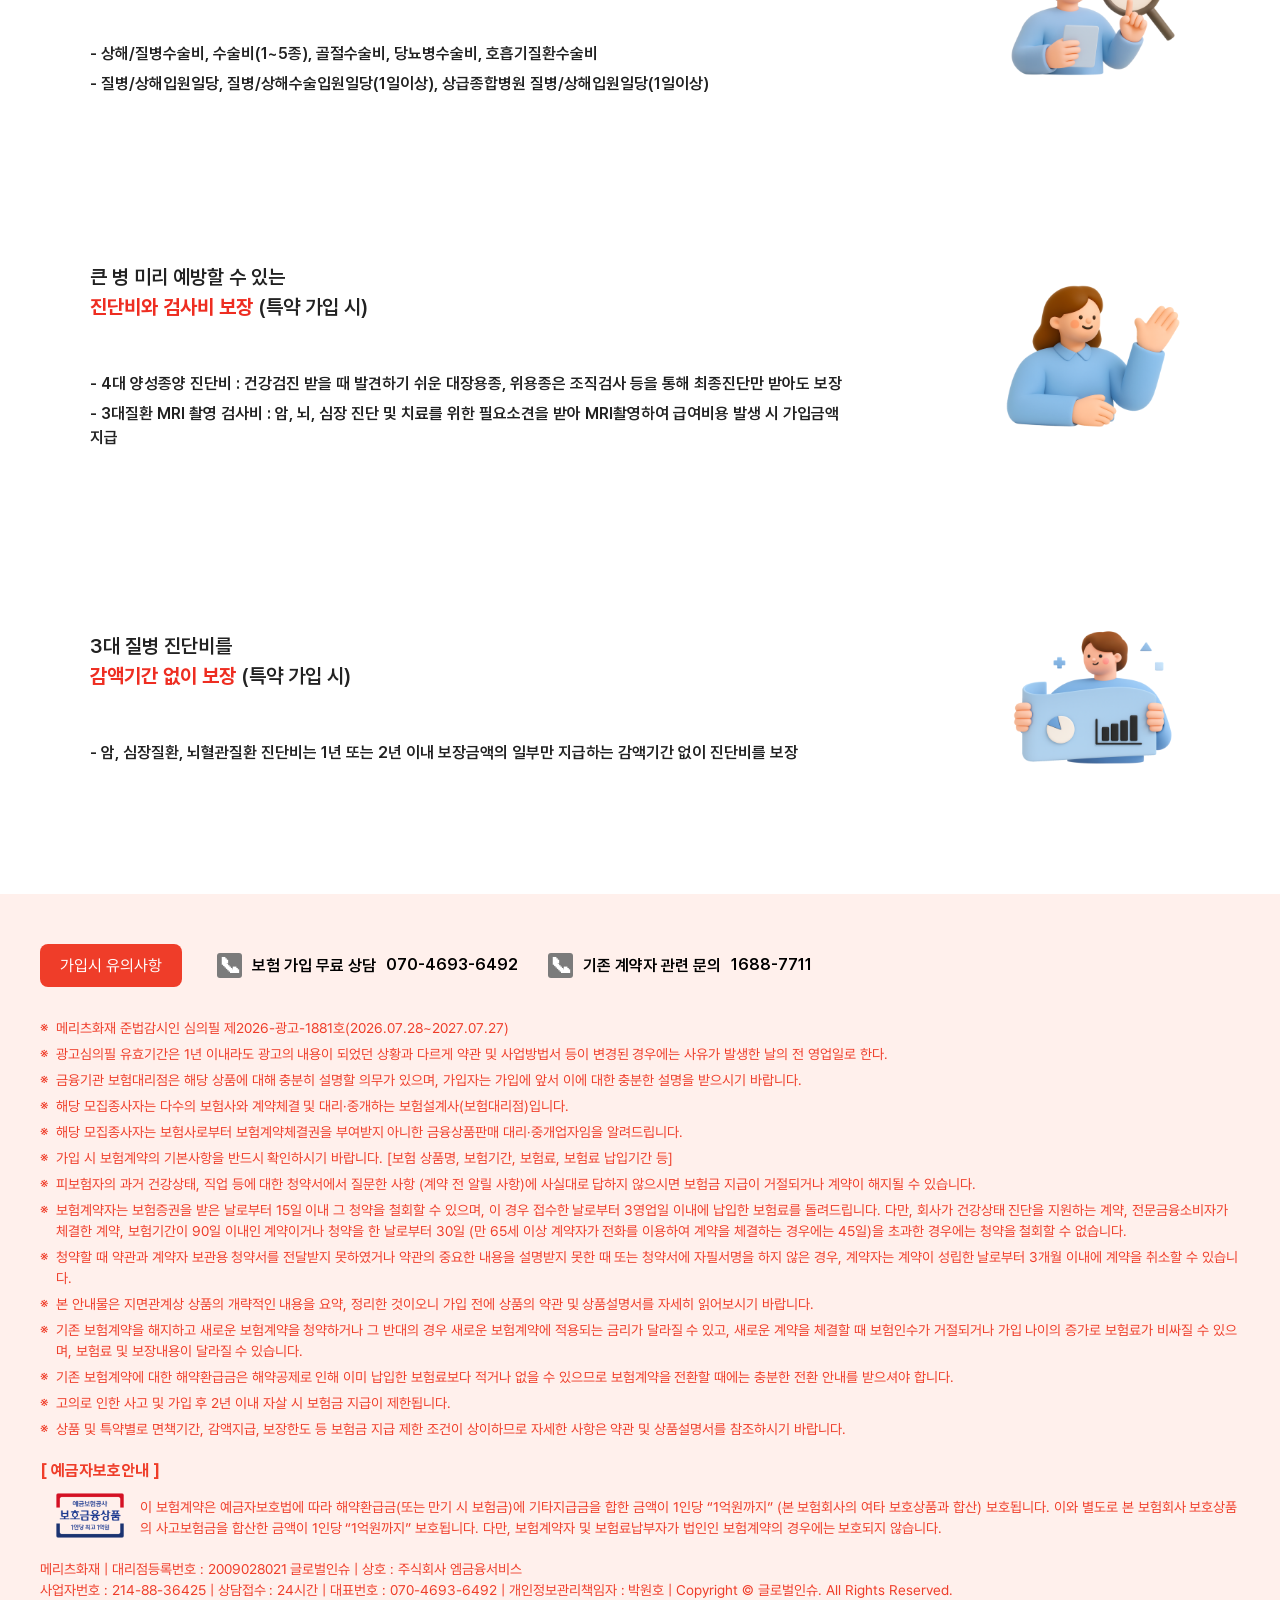
<file: sub/sub_youth.html>
<!DOCTYPE html>
<html lang="ko">

<head>
    <title>메리츠화재 청년보험 | 어른이보험 - 20대/30대보험</title>
    <meta name="description"
        content="메리츠화재 청년보험 추천, 10세부터 20대, 30대는 물론 40세까지 가입 가능한 어른이 종합보험, 3대 질병(암,뇌,심장)과 각종 질병, 상해 진단비/수술비/입원비 등 보장, 보험료 상담 및 견적 설계" />
    <meta name="keywords"
        content="청년보험, 청년보험 추천, 청년보험 비교, 어른이보험, 어른이보험추천, 20대 보험 추천, 30대 보험 추천, 청년종합보험, 메리츠청년보험, 청년보험 가입, 어른이보험 가입, 20대 청년 보험, 30대 청년 보험, 20대보험, 30대보험" />
    <link rel="canonical" href="https://insure-center.co.kr/youth" />
    <link rel="image_src" href="https://insure-center.co.kr/img/main_img.png">
    <meta name="robots" content="index, follow">
    <meta name="language" content="kr">
    <meta name="title" content="메리츠화재 청년보험 | 어른이보험 - 20대/30대보험" />
    <meta name="publisher" content="메리츠화재 청년보험 | 어른이보험 - 20대/30대보험" />
    <meta name="Other Agent" content="메리츠화재 청년보험 | 어른이보험 - 20대/30대보험" />
    <meta name="Author" content="메리츠화재 청년보험 | 어른이보험 - 20대/30대보험" />
    <meta name="subject" content="메리츠화재 청년보험 | 어른이보험 - 20대/30대보험" />
    <meta name="location" content="South Korea" />
    <meta itemprop="name" content="메리츠화재 청년보험 | 어른이보험 - 20대/30대보험" />
    <meta itemprop="description"
        content="메리츠화재 청년보험 추천, 10세부터 20대, 30대는 물론 40세까지 가입 가능한 어른이 종합보험, 3대 질병(암,뇌,심장)과 각종 질병, 상해 진단비/수술비/입원비 등 보장, 보험료 상담 및 견적 설계" />
    <meta itemprop="image" content="https://insure-center.co.kr/img/main_img.png" />
    <meta property="og:type" content="website" />
    <meta property="og:title" content="메리츠화재 청년보험 | 어른이보험 - 20대/30대보험" />
    <meta property="og:site_name" content="메리츠화재 청년보험 | 어른이보험 - 20대/30대보험" />
    <meta property="og:description"
        content="메리츠화재 청년보험 추천, 10세부터 20대, 30대는 물론 40세까지 가입 가능한 어른이 종합보험, 3대 질병(암,뇌,심장)과 각종 질병, 상해 진단비/수술비/입원비 등 보장, 보험료 상담 및 견적 설계" />
    <meta property="og:image" content="https://insure-center.co.kr/img/main_img.png" />
    <meta property="og:url" content="https://insure-center.co.kr/youth" />
    <meta property="og:image:width" content="1200" />
    <meta property="og:image:height" content="630" />
    <meta name="twitter:card" content="summary" />
    <meta name="twitter:title" content="메리츠화재 청년보험 | 어른이보험 - 20대/30대보험" />
    <meta name="twitter:site" content="메리츠화재 청년보험 | 어른이보험 - 20대/30대보험" />
    <meta name="twitter:description"
        content="메리츠화재 청년보험 추천, 10세부터 20대, 30대는 물론 40세까지 가입 가능한 어른이 종합보험, 3대 질병(암,뇌,심장)과 각종 질병, 상해 진단비/수술비/입원비 등 보장, 보험료 상담 및 견적 설계" />
    <meta name="twitter:image" content="https://insure-center.co.kr/img/main_img.png" />
    <meta name="twitter:url" content="https://insure-center.co.kr/youth" />
    <meta name="twitter:image:width" content="1024" />
    <meta name="twitter:image:height" content="512" />
    <meta name="viewport"
        content="width=device-width, height=device-height, initial-scale=1.0, minimum-scale=1.0, maximum-scale=2.0, user-scalable=yes">
        
    <!-- favicon -->
    <link rel="icon" href="favicon.ico">

    <!-- css -->
    <link rel="stylesheet" href="../css/fonts.css">
    <link rel="stylesheet" href="../css/reset.css">
    <link rel="stylesheet" href="../css/style.css">
    <link rel="stylesheet" href="../css/sub.css">
    <link rel="stylesheet" href="../css/aos.css">
    <link rel="stylesheet" href="../css/slick.css">

    <!-- js -->
    <script src="../js/jquery-1.12.4.min.js"></script>
    <script src="../js/slick.min.js"></script>
    <script src="../js/aos.js"></script>
    <script src="../js/sub.js"></script>
    <script src="../js/script.js"></script>

</head>

<body>

    <div id="wrap">

        <!-- 헤더 영역 -->
        <header id="headerWrap">
            <div class="container">
                <div class="headerBox">

                    <!-- 로고 영역 -->
                    <div class="headerTopBox">

                        <div class="headerLogoBox headerLogoBox01">
                            <h1>
                                <a href="../index.html">
                                    <img src="../images/common/logo02.png" alt="(주)엠금융서비스">
                                </a>
                            </h1>
                        </div>

                        <div class="headerLogoBox headerLogoBox02">
                            <h1>
                                <a href="../index.html">
                                    <img src="../images/common/logo.png" alt="메리츠화재">
                                </a>
                            </h1>
                        </div>

                    </div>
                    <!-- //로고 영역 -->

                    <!-- 네비게이션 영역 -->
                    <div class="headerBottomBox">

                        <nav class="headerNav">
                            <ul class="headerMenu">
                                <li>
                                    <a href="#">
                                        자녀보험
                                    </a>

                                    <ul class="headerSubMenu">
                                        <li>
                                            <a href="../sub/sub_baby.html">내Mom같은어린이보험(태아)</a>
                                        </li>
                                        <li>
                                            <a href="../sub/sub_child.html">내Mom같은어린이보험</a>
                                        </li>
                                    </ul>

                                </li>
                                <li>
                                    <a href="#">
                                        종합보험
                                    </a>

                                    <ul class="headerSubMenu">
                                        <li>
                                            <a href="../sub/sub_youth.html">내Mom대로보장보험</a>
                                        </li>
                                        <li>
                                            <a href="../sub/sub_health.html">올바른종합보험</a>
                                        </li>
                                        <li>
                                            <a href="../sub/sub_5105.html">The건강한5.10.5보장보험</a>
                                        </li>
                                    </ul>

                                </li>
                                <li>
                                    <a href="#">
                                        암보험
                                    </a>

                                    <ul class="headerSubMenu">
                                        <li>
                                            <a href="../sub/sub_cancer2.html">또걸려도또받는암보험</a>
                                        </li>
                                    </ul>

                                </li>
                                <li>
                                    <a href="#">
                                        치매/간병보험
                                    </a>

                                    <ul class="headerSubMenu">
                                        <li>
                                            <a href="../sub/sub_care.html">간편한치매간병보험</a>
                                        </li>
                                    </ul>

                                </li>
                                <li>
                                    <a href="#">
                                        유병자보험
                                    </a>

                                    <ul class="headerSubMenu">
                                        <li>
                                            <a href="../sub/sub_simple.html">통합간편건강보험</a>
                                        </li>
                                    </ul>

                                </li>
                                <li>
                                    <a href="#">
                                        치아보험
                                    </a>

                                    <ul class="headerSubMenu">
                                        <li>
                                            <a href="../sub/sub_dental.html">치아보험이목구비</a>
                                        </li>
                                    </ul>

                                </li>
                                <li>
                                    <a href="#">
                                        운전자보험
                                    </a>

                                    <ul class="headerSubMenu">
                                        <li>
                                            <a href="../sub/sub_drive.html">운전자상해종합보험</a>
                                        </li>
                                    </ul>

                                </li>
                                <li>
                                    <a href="#">
                                        화재보험
                                    </a>

                                    <ul class="headerSubMenu">
                                        <li>
                                            <a href="../sub/sub_fire.html">운전자상해종합보험(화재)</a>
                                        </li>
                                    </ul>

                                </li>
                                <li>
                                    <a href="#">
                                        펫보험
                                    </a>

                                    <ul class="headerSubMenu">
                                        <li>
                                            <a href="../sub/sub_pet.html">펫퍼민트</a>
                                        </li>
                                    </ul>

                                </li>
                            </ul>
                        </nav>

                    </div>
                    <!-- //네비게이션 영역 -->

                    <!-- 모바일메뉴 영역 -->
                    <div id="mobileMenuWrap">

                        <button type="button" class="mobileMenuBtn toggleBtn" aria-expanded="false"
                            aria-label="모바일메뉴 열기">
                            <span></span>
                            <span></span>
                            <span></span>
                        </button>

                        <div class="mobileMenuBox">

                            <nav class="mobileMenuNav">
                                <ul class="mobileMenu">
                                    <li>
                                        <a href="#">
                                            자녀보험
                                        </a>

                                        <ul class="mobileSubMenu">
                                            <li>
                                                <a href="../sub/sub_baby.html">내Mom같은어린이보험(태아)</a>
                                            </li>
                                            <li>
                                                <a href="../sub/sub_child.html">내Mom같은어린이보험</a>
                                            </li>
                                        </ul>

                                    </li>
                                    <li>
                                        <a href="#">
                                            종합보험
                                        </a>

                                        <ul class="mobileSubMenu">
                                            <li>
                                                <a href="../sub/sub_youth.html">내Mom대로보장보험</a>
                                            </li>
                                            <li>
                                                <a href="../sub/sub_health.html">올바른종합보험</a>
                                            </li>
                                            <li>
                                                <a href="../sub/sub_5105.html">The건강한5.10.5보장보험</a>
                                            </li>
                                        </ul>

                                    </li>
                                    <li>
                                        <a href="#">
                                            암보험
                                        </a>

                                        <ul class="mobileSubMenu">
                                            <li>
                                                <a href="../sub/sub_cancer2.html">또걸려도또받는암보험</a>
                                            </li>
                                        </ul>

                                    </li>
                                    <li>
                                        <a href="#">
                                            치매/간병보험
                                        </a>

                                        <ul class="mobileSubMenu">
                                            <li>
                                                <a href="../sub/sub_care.html">간편한치매간병보험</a>
                                            </li>
                                        </ul>

                                    </li>
                                    <li>
                                        <a href="#">
                                            유병자보험
                                        </a>

                                        <ul class="mobileSubMenu">
                                            <li>
                                                <a href="../sub/sub_simple.html">통합간편건강보험</a>
                                            </li>
                                        </ul>

                                    </li>
                                    <li>
                                        <a href="#">
                                            치아보험
                                        </a>

                                        <ul class="mobileSubMenu">
                                            <li>
                                                <a href="../sub/sub_dental.html">치아보험이목구비</a>
                                            </li>
                                        </ul>

                                    </li>
                                    <li>
                                        <a href="#">
                                            운전자보험
                                        </a>

                                        <ul class="mobileSubMenu">
                                            <li>
                                                <a href="../sub/sub_drive.html">운전자상해종합보험</a>
                                            </li>
                                        </ul>

                                    </li>
                                    <li>
                                        <a href="#">
                                            화재보험
                                        </a>

                                        <ul class="mobileSubMenu">
                                            <li>
                                                <a href="../sub/sub_fire.html">운전자상해종합보험(화재)</a>
                                            </li>
                                        </ul>

                                    </li>
                                    <li>
                                        <a href="#">
                                            펫보험
                                        </a>

                                        <ul class="mobileSubMenu">
                                            <li>
                                                <a href="../sub/sub_pet.html">펫퍼민트</a>
                                            </li>
                                        </ul>

                                    </li>
                                </ul>
                            </nav>
                        </div>
                    </div>
                    <!-- //모바일메뉴 영역 -->

                </div>
            </div>
        </header>
        <!-- //헤더 영역 -->

        <!-- 메인 영역 -->
        <main id="subWrap">

            <!-- 가입신청 영역 -->
            <section id="formInfoWrap">
                <div class="container">
                    <div class="formInfoBox">

                        <!-- 보험상품 안내 영역 -->
                        <div class="formInfoDescBox">
                            <h2 class="insuranceSlideTitle">
                                메리츠화재 청년보험
                            </h2>

                            <h3 class="insuranceProductName">
                                무배당 내Mom대로 보장보험
                            </h3>

                            <p class="insuranceSlideSummary">
                                40세까지 가입 가능한 2030을 위한 청년 종합보험
                            </p>

                            <p class="insuranceSlideDescription">
                                청년의 각종 질병과 상해를 100세까지 <br>
                                보험료 인상 없이 보장(100세 만기, 비갱신형 가입 시)
                            </p>

                            <img src="../images/sub/icon03.png" alt="20대보험" class="img">

                        </div>
                        <!-- //보험상품 안내 영역 -->

                        <!-- 폼 영역 -->
                        <div class="formInputBox">

                            <h2>
                                보험 신규 가입 상담 신청
                            </h2>

                            <form action="" method="">

                                <div class="formBox">
                                    <div class="formUserInfoBox">

                                        <!-- 이름 -->
                                        <div class="inputTextBox">
                                            <label for="name" name="name" class="blind">이름</label>
                                            <input type="text" id="name" placeholder="이름">
                                        </div>


                                        <!-- 성별 -->
                                        <div class="genderSelectBox" role="radiogroup" aria-label="성별 선택">

                                            <div class="inputRadioBox">
                                                <input type="radio" name="gender" id="genderMale" value="male"
                                                    class="blind" checked>
                                                <label for="genderMale" class="radioItem">남</label>
                                            </div>

                                            <div class="inputRadioBox">
                                                <input type="radio" name="gender" id="genderFemale" value="female"
                                                    class="blind">
                                                <label for="genderFemale" class="radioItem">여</label>
                                            </div>

                                        </div>

                                    </div>
                                </div>

                                <!-- 생년월일 -->
                                <div class="formBox">
                                    <div class="inputTextBox">
                                        <label for="birthDate" name="birthDate" class="blind">생년월일</label>
                                        <input type="text" id="birthDate" placeholder="생년월일(6자리)">
                                    </div>
                                </div>

                                <!-- 연락처 -->
                                <div class="formBox">
                                    <div class="inputTextBox">
                                        <label for="phone" name="phone" class="blind">연락처</label>
                                        <input type="text" id="phone" placeholder="연락처('_'없이 숫자만 입력)">
                                    </div>
                                </div>

                                <!-- 문의사항 -->
                                <div class="formBox">
                                    <div class="inputTextBox">
                                        <label for="contact" name="contact" class="blind">문의사항</label>
                                        <input type="text" id="contact" placeholder="문의사항을 알려주시면 빠른 안내가 가능합니다.">
                                    </div>
                                </div>

                                <div class="inputCheckBox">
                                    <input type="checkbox" id="agreeChk" name="agreeChk" class="blind">
                                    <label for="agreeChk">개인정보 수집 및 이용동의 </label>
                                    <button type="button" class="detailViewBtn">자세히 보기</button>
                                </div>

                                <button type="submit" class="formBtn">
                                    보험 가입 상담 신청
                                </button>

                            </form>

                        </div>
                        <!-- //폼 영역 -->

                    </div>
                </div>
            </section>
            <!-- //가입신청 영역 -->

            <!-- 보험 주요 보장 영역 -->
            <section id="insuranceCoverageWrap">

                <!-- 보험 주요 보장 안내 영역 -->
                <div class="insuranceCoverageBox">
                    <div class="container">

                        <h3 class="insuranceProductName">
                            무배당 내Mom대로 보장보험 주요 보장
                        </h3>

                        <ol class="insuranceCoverageList">
                            <li class="insuranceCoverageItem">
                                <span class="insuranceCoveragePoint">
                                    POINT 01
                                </span>

                                <p class="insuranceCoverageDescription">
                                    3대 질병(암,뇌,심장)대비
                                </p>
                            </li>

                            <li class="insuranceCoverageItem">
                                <span class="insuranceCoveragePoint">
                                    POINT 02
                                </span>

                                <p class="insuranceCoverageDescription">
                                    성인의 각종 <br>
                                    질병과 상해를 예방
                                </p>
                            </li>

                            <li class="insuranceCoverageItem">
                                <span class="insuranceCoveragePoint">
                                    POINT 03
                                </span>

                                <p class="insuranceCoverageDescription">
                                    진단비/수술비/ <br>
                                    치료비/입원비/간병비 등 (특약)
                                </p>
                            </li>
                        </ol>
                    </div>
                </div>
                <!-- 보험 주요 보장 안내 영역 -->

                <!-- 보험 주요 보장 상세 영역 -->
                <div class="insuranceDetailBox">
                    <div class="container">
                        <ul class="insuranceDetailList">
                            <li class="insuranceDetailItem">
                                <div class="insuranceDetailContent">
                                    <h5 class="insuranceDetailTitle">
                                        3대질병 및 주요질병의<br>
                                        <strong>
                                            진단/수술/치료비 보장
                                        </strong>
                                        (특약 가입 시)
                                    </h5>

                                    <ul class="insuranceBenefitList">
                                        <li>
                                            - 암진단비, 전이암진단비, 통합암진단비(유사암제외) 5대고액치료비암진단비,
                                            뇌혈관질환진단비, 허혈성심장질환진단비
                                        </li>
                                        <li>
                                            - 암수술비(유사암제외), 뇌혈관질환수술비, 허혈성심장질환수술비, 항암방사선
                                            약물치료비, 표적항암약물허가치료비

                                        </li>
                                    </ul>
                                </div>

                                <div class="insuranceDetailImgBox">
                                    <img src="../images/sub/insurance_img08.png" alt="20대청년보험">
                                </div>
                            </li>
                            <li class="insuranceDetailItem">
                                <div class="insuranceDetailContent">
                                    <h5 class="insuranceDetailTitle">
                                        질병이나 상해로 인한<br>
                                        <strong>
                                            수술비와 입원비 보장
                                        </strong>
                                        (특약 가입 시)
                                    </h5>

                                    <ul class="insuranceBenefitList">
                                        <li>- 상해/질병수술비, 수술비(1~5종), 골절수술비, 당뇨병수술비, 호흡기질환수술비</li>
                                        <li>- 질병/상해입원일당, 질병/상해수술입원일당(1일이상), 상급종합병원 질병/상해입원일당(1일이상)</li>
                                    </ul>
                                </div>

                                <div class="insuranceDetailImgBox">
                                    <img src="../images/sub/insurance_img09.png" alt="어린이보험 성인">
                                </div>
                            </li>
                            <li class="insuranceDetailItem">
                                <div class="insuranceDetailContent">
                                    <h5 class="insuranceDetailTitle">
                                        큰 병 미리 예방할 수 있는<br>
                                        <strong>
                                            진단비와 검사비 보장
                                        </strong>
                                        (특약 가입 시)
                                    </h5>

                                    <ul class="insuranceBenefitList">
                                        <li>- 4대 양성종양 진단비 : 건강검진 받을 때 발견하기 쉬운 대장용종, 위용종은
                                            조직검사 등을 통해 최종진단만 받아도 보장</li>
                                        <li>- 3대질환 MRI 촬영 검사비 : 암, 뇌, 심장 진단 및 치료를 위한 필요소견을 받아 MRI촬영하여 급여비용 발생 시 가입금액 지급
                                        </li>
                                    </ul>
                                </div>

                                <div class="insuranceDetailImgBox">
                                    <img src="../images/sub/insurance_img10.png" alt="성인어린이보험">
                                </div>
                            </li>
                            <li class="insuranceDetailItem">
                                <div class="insuranceDetailContent">
                                    <h5 class="insuranceDetailTitle">
                                        3대 질병 진단비를<br>
                                        <strong>
                                            감액기간 없이 보장
                                        </strong>
                                        (특약 가입 시)
                                    </h5>

                                    <ul class="insuranceBenefitList">
                                        <li>
                                            - 암, 심장질환, 뇌혈관질환 진단비는 1년 또는 2년 이내 보장금액의 일부만 지급하는 감액기간 없이 진단비를 보장
                                        </li>
                                    </ul>
                                </div>

                                <div class="insuranceDetailImgBox">
                                    <img src="../images/sub/insurance_img11.png" alt="대학생보험">
                                </div>
                            </li>
                        </ul>
                    </div>
                </div>
                <!-- //보험 주요 보장 상세 영역 -->

            </section>
            <!-- //보험 주요 보장 영역 -->

        </main>
        <!-- //메인 영역 -->

        <!-- 푸터 영역 -->
        <footer id="footerWrap">
            <div class="container">
                <div class="footerBox">

                    <!-- 상단 영역 -->
                    <div class="footerTopBox">
                        <button type="button" class="footerPopupBtn">
                            가입시 유의사항
                        </button>

                        <div class="footerContactList">

                            <dl class="footerContactItem consultationContact">
                                <dt class="footerContactTitle">보험 가입 무료 상담</dt>
                                <dd class="footerContactNumber">
                                    <a href="tel:070-4693-6492">
                                        070-4693-6492
                                    </a>
                                </dd>
                            </dl>

                            <dl class="footerContactItem contractContact">
                                <dt class="footerContactTitle">기존 계약자 관련 문의</dt>
                                <dd class="footerContactNumber">
                                    <a href="tel:1688-7711">
                                        1688-7711
                                    </a>
                                </dd>
                            </dl>

                        </div>
                    </div>
                    <!-- //상단 영역 -->

                    <!-- 보험상품 안내 및 유의사항 -->
                    <div class="footerNoticeBox">
                        <ul class="footerNoticeList">
                            <li>
                                메리츠화재 준법감시인 심의필 제2026-광고-1881호(2026.07.28~2027.07.27)
                            </li>

                            <li>
                                광고심의필 유효기간은 1년 이내라도 광고의 내용이 되었던 상황과 다르게 약관 및
                                사업방법서 등이 변경된 경우에는 사유가 발생한 날의 전 영업일로 한다.
                            </li>

                            <li>
                                금융기관 보험대리점은 해당 상품에 대해 충분히 설명할 의무가 있으며,
                                가입자는 가입에 앞서 이에 대한 충분한 설명을 받으시기 바랍니다.
                            </li>

                            <li>
                                해당 모집종사자는 다수의 보험사와 계약체결 및 대리·중개하는
                                보험설계사(보험대리점)입니다.
                            </li>

                            <li>
                                해당 모집종사자는 보험사로부터 보험계약체결권을 부여받지 아니한
                                금융상품판매 대리·중개업자임을 알려드립니다.
                            </li>

                            <li>
                                가입 시 보험계약의 기본사항을 반드시 확인하시기 바랍니다.
                                [보험 상품명, 보험기간, 보험료, 보험료 납입기간 등]
                            </li>

                            <li>
                                피보험자의 과거 건강상태, 직업 등에 대한 청약서에서 질문한 사항
                                (계약 전 알릴 사항)에 사실대로 답하지 않으시면 보험금 지급이 거절되거나
                                계약이 해지될 수 있습니다.
                            </li>

                            <li>
                                보험계약자는 보험증권을 받은 날로부터 15일 이내 그 청약을 철회할 수 있으며,
                                이 경우 접수한 날로부터 3영업일 이내에 납입한 보험료를 돌려드립니다.
                                다만, 회사가 건강상태 진단을 지원하는 계약, 전문금융소비자가 체결한 계약,
                                보험기간이 90일 이내인 계약이거나 청약을 한 날로부터 30일
                                (만 65세 이상 계약자가 전화를 이용하여 계약을 체결하는 경우에는 45일)을
                                초과한 경우에는 청약을 철회할 수 없습니다.
                            </li>

                            <li>
                                청약할 때 약관과 계약자 보관용 청약서를 전달받지 못하였거나
                                약관의 중요한 내용을 설명받지 못한 때 또는 청약서에 자필서명을 하지 않은 경우,
                                계약자는 계약이 성립한 날로부터 3개월 이내에 계약을 취소할 수 있습니다.
                            </li>

                            <li>
                                본 안내물은 지면관계상 상품의 개략적인 내용을 요약, 정리한 것이오니
                                가입 전에 상품의 약관 및 상품설명서를 자세히 읽어보시기 바랍니다.
                            </li>

                            <li>
                                기존 보험계약을 해지하고 새로운 보험계약을 청약하거나 그 반대의 경우
                                새로운 보험계약에 적용되는 금리가 달라질 수 있고, 새로운 계약을 체결할 때
                                보험인수가 거절되거나 가입 나이의 증가로 보험료가 비싸질 수 있으며,
                                보험료 및 보장내용이 달라질 수 있습니다.
                            </li>

                            <li>
                                기존 보험계약에 대한 해약환급금은 해약공제로 인해 이미 납입한 보험료보다
                                적거나 없을 수 있으므로 보험계약을 전환할 때에는 충분한 전환 안내를
                                받으셔야 합니다.
                            </li>

                            <li>
                                고의로 인한 사고 및 가입 후 2년 이내 자살 시 보험금 지급이 제한됩니다.
                            </li>

                            <li>
                                상품 및 특약별로 면책기간, 감액지급, 보장한도 등 보험금 지급 제한 조건이
                                상이하므로 자세한 사항은 약관 및 상품설명서를 참조하시기 바랍니다.
                            </li>
                        </ul>

                        <div class="insuranceDepositBox">
                            <h3 class="insuranceDepositTitle">
                                [ 예금자보호안내 ]
                            </h3>
                            <div class="insuranceDepositText">
                                <img src="../images/common/product_info_img.png" alt="예금보험공사 보호금융상품 1인창 최고 1억원">
                                <p>
                                    이 보험계약은 예금자보호법에 따라 해약환급금(또는 만기 시 보험금)에
                                    기타지급금을 합한 금액이 1인당 “1억원까지”
                                    (본 보험회사의 여타 보호상품과 합산) 보호됩니다.
                                    이와 별도로 본 보험회사 보호상품의 사고보험금을 합산한 금액이
                                    1인당 “1억원까지” 보호됩니다. 다만, 보험계약자 및 보험료납부자가
                                    법인인 보험계약의 경우에는 보호되지 않습니다.
                                </p>
                            </div>
                        </div>

                    </div>
                    <!-- //보험상품 안내 및 유의사항 -->

                    <!-- 회사 정보 영역 -->
                    <div class="footerCompanyBox">

                        <!-- 회사 정보 -->
                        <div class="footerCompanyInfo">
                            <p>
                                메리츠화재 | 대리점등록번호 : 2009028021 글로벌인슈 | 상호 : 주식회사 엠금융서비스 <br>
                                사업자번호 : 214-88-36425 | 상담접수 : 24시간
                                | 대표번호 : 070-4693-6492 | 개인정보관리책임자 : 박원호 | Copyright © 글로벌인슈. All Rights Reserved.
                            </p>
                        </div>
                        <!-- //회사 정보 영역 -->

                    </div>
                </div>
        </footer>
        <!-- //푸터 영역 -->

    </div>
    <!-- //wrap -->

    <!-- 개인정보 수집 및 이용동의 팝업 -->
    <div id="privacyPolicyPopup" class="commonPopupWrap">
        <div class="popupBox">

            <!-- 팝업 내용 -->
            <div class="popupContent">
                <div class="privacyPolicyBox">

                    <h2 id="privacyPopupTitle" class="popupContentTitle privacyPolicyTitle">
                        개인(신용)정보의 수집·이용에 관한 사항
                    </h2>

                    <p class="privacyPolicyIntro">
                        귀하가 금융상품 소개 등을 위하여 본인의 개인(신용)정보를 수집·이용하고자 하는
                        경우에는 [개인정보보호법] 제15조 및 제22조, [신용정보의 이용 및 보호에 관한 법률]
                        제32조 및 제33조에 따라 동의를 얻어야 합니다. 이에 본인은 귀사가 아래의 내용과
                        같이 영업목적으로 본인의 개인(신용)정보를 수집·이용하는 데 동의합니다.
                    </p>

                    <div class="privacyPolicyList">

                        <div class="privacyPolicyItem">
                            <h3 class="privacyPolicyItemTitle">
                                1. 개인정보의 수집·이용 목적
                            </h3>

                            <ul class="privacyPolicySubList">
                                <li>
                                    서비스 이용에 따른 본인 식별 절차 및 개인 맞춤 서비스 제공
                                </li>

                                <li>
                                    보험상품, 서비스 소개 및 판매, 사은·판촉행사 안내
                                    (전화, SMS 포함)
                                </li>

                                <li>
                                    고지사항 전달, 본인 의사 확인, 불만 처리 등 원활한 보험 관련
                                    의사소통 경로의 확보
                                </li>
                            </ul>
                        </div>

                        <div class="privacyPolicyItem">
                            <h3 class="privacyPolicyItemTitle">
                                2. 수집·이용할 개인(신용)정보의 내용
                            </h3>

                            <p class="privacyPolicyText">
                                성명, 생년월일, 성별, 연락처
                            </p>
                        </div>

                        <div class="privacyPolicyItem">
                            <h3 class="privacyPolicyItemTitle">
                                3. 개인(신용)정보의 보유·이용 기간
                            </h3>

                            <p class="privacyPolicyText">
                                수집·이용 동의일로부터 고객님의 동의 철회 시까지 보관하며,
                                1544-1683으로 전화하시면 철회할 수 있습니다.
                                (단, 최대 3년)
                            </p>
                        </div>

                        <div class="privacyPolicyItem">
                            <h3 class="privacyPolicyItemTitle">
                                4. 개인정보 수집에 동의하지 않는 경우
                            </h3>

                            <p class="privacyPolicyText">
                                이용자는 개인정보 수집 동의를 거부할 권리가 있으며,
                                이에 대한 동의를 하지 않은 경우에는 보험설계 및 상담 서비스 제공이
                                제한됩니다.
                            </p>
                        </div>

                        <div class="privacyPolicyItem">
                            <h3 class="privacyPolicyItemTitle">
                                5. 수집자
                            </h3>

                            <p class="privacyPolicyText">
                                ㈜엠금융서비스
                            </p>
                        </div>

                    </div>

                    <ul class="privacyPolicyNoticeList">
                        <li>
                            정보 동의 시 계약상담 및 가입설계를 위해 최소한의 정보만
                            수집·이용·조회하게 되며, 본 동의를 거부하시는 경우 보험계약 상담 등
                            정상적인 서비스 제공이 불가능할 수 있습니다.
                        </li>

                        <li>
                            이 동의서는 계약의 갱신 등으로 변경되는 경우에도 유효합니다.
                        </li>
                    </ul>

                    <div class="marketingOptOutBox">
                        <h3 class="marketingOptOutTitle">
                            상품권유 중지청구(Do-Not Call)
                        </h3>

                        <ul class="marketingOptOutList">
                            <li>
                                개인(신용)정보 제공 및 이용에 동의한 이후에도 전화[1544-1683],
                                서면 등을 통해 언제든지 마케팅 활동에 대한 중지를 요청할 수 있습니다.
                            </li>

                            <li>
                                현 개인정보 수집·이용에 관한 사항의 내용에 추가, 삭제, 수정이 있을 시에는
                                개정 최소 7일 전부터 회사 인터넷 홈페이지 등을 통해 고지하겠습니다.
                            </li>
                        </ul>
                    </div>

                </div>
            </div>
            <!-- //팝업 내용 -->

            <!-- 팝업 닫기 -->
            <button type="button" class="popupCloseBtn" aria-label="팝업 닫기"></button>

        </div>
    </div>
    <!-- //개인정보 수집 및 이용동의 팝업 -->

    <!-- 보험가입 전 유의사항 팝업 -->
    <div id="insuranceNoticePopup" class="commonPopupWrap">
        <div class="popupBox">

            <!-- 팝업 내용 -->
            <div class="popupContent">
                <div class="insuranceNoticeBox">

                    <!-- 보험가입 전 유의사항 -->
                    <div class="insuranceNoticeSection">
                        <h2 id="insuranceNoticeTitle" class="popupContentTitle">
                            보험가입 전 유의사항
                        </h2>

                        <ul class="insuranceNoticeList">
                            <li>
                                (주)엠금융서비스 보험대리점은 소비자에게 해당 상품에 대해 충분히
                                설명해야 하며, 보험계약자는 본 상품 가입에 앞서 이에 대한 충분한
                                설명을 받으시기 바랍니다.
                            </li>

                            <li>
                                (주)엠금융서비스 보험대리점은 다수의 보험사와 계약 체결 및
                                대리·중개하는 보험설계사(보험대리점)이며, 보험사로부터
                                보험계약체결권을 부여받지 아니한 금융상품판매 대리·중개업자임을
                                알려드립니다.
                            </li>

                            <li>
                                보험계약자가 기존 보험계약을 해지하고 새로운 보험계약을 체결하는
                                경우, 보험인수가 거절되거나 보험료가 인상될 수 있으며,
                                보장내용(면책기간 재적용 등)이 달라질 수 있습니다.
                            </li>

                            <li>
                                가입 시 보험 상품명, 보험기간, 갱신기간, 납입기간, 보험료,
                                면책기간, 감액기간 등 기본사항을 반드시 확인하시기 바랍니다.
                            </li>

                            <li>
                                보험기간 중에 발생한 사고 및 질병에 한하여 보상하며,
                                보상받을 수 있는 경우와 보상받을 수 없는 경우를 확인하셔야 합니다.
                            </li>

                            <li>
                                지급한도, 면책사항 등에 따라 보험금 지급이 제한될 수 있습니다.
                                또한 상해담보의 경우 암벽등반, 스카이다이빙 등 직업, 직무,
                                동호회 활동 중 발생한 사고는 보상하지 않습니다.
                            </li>

                            <li>
                                보험계약 청약 시 기재사항을 사실대로 빠짐없이 작성하고
                                자필 서명하셔야 합니다.
                            </li>

                            <li>
                                질병이나 상해에 대한 위험 보장을 주목적으로 하는 보장성보험이며,
                                저축 또는 연금수령을 목적으로 가입하시기에 적합하지 않습니다.
                            </li>

                            <li>
                                갱신형 상품은 별도의 의사 표시가 없으면 보험기간 만기 시 계약이
                                갱신될 수 있으며, 갱신 시 보험료가 인상될 수 있습니다.
                            </li>

                            <li>
                                보험계약 체결 전 상품설명서 및 약관을 반드시 읽어보시기 바랍니다.
                            </li>
                        </ul>
                    </div>
                    <!-- //보험가입 전 유의사항 -->

                    <!-- 예금자 보호안내 -->
                    <div class="insuranceDepositBox">
                        <h3 class="insuranceDepositTitle">
                            [ 예금자보호안내 ]
                        </h3>
                        <div class="insuranceDepositText">
                            <img src="../images/common/product_info_img.png" alt="예금보험공사 보호금융상품 1인창 최고 1억원">
                            <p>
                                이 보험계약은 예금자보호법에 따라 해약환급금(또는 만기 시 보험금)에
                                기타지급금을 합한 금액이 1인당 “1억원까지”
                                (본 보험회사의 여타 보호상품과 합산) 보호됩니다.
                                이와 별도로 본 보험회사 보호상품의 사고보험금을 합산한 금액이
                                1인당 “1억원까지” 보호됩니다. 다만, 보험계약자 및 보험료납부자가
                                법인인 보험계약의 경우에는 보호되지 않습니다.
                            </p>
                        </div>
                    </div>

                    <!-- 보험계약 체결 전 유의사항 -->
                    <div class="insuranceNoticeSection">
                        <h3 class="insuranceNoticeSectionTitle">
                            보험계약 체결 전 유의사항
                        </h3>

                        <p class="insuranceNoticeText">
                            보험계약자 또는 피보험자께서는 보험계약 체결 전에 보험상품명,
                            보험기간, 보험료, 보험료납입기간, 피보험자 등의 계약내용을 반드시
                            확인하시고 해당 상품의 가입설명서 및 보험약관 내용을 반드시
                            읽어보시기 바랍니다.
                        </p>
                    </div>
                    <!-- //보험계약 체결 전 유의사항 -->

                    <!-- 보험계약 해지 후 다른 보험계약 시 유의사항 -->
                    <div class="insuranceNoticeSection">
                        <h3 class="insuranceNoticeSectionTitle">
                            보험계약 해지 후 다른 보험계약 시 유의사항
                        </h3>

                        <p class="insuranceNoticeText">
                            보험계약자 또는 피보험자께서는 기존에 체결되어 있던 보험계약을
                            해지하고 새로운 보험계약을 체결하는 경우 질병이력, 연령증가 등으로
                            가입이 거절되거나 보험료가 인상될 수 있으며, 가입 상품에 따라
                            새로운 면책기간 적용 및 보장 제한 등 기타 불이익이 발생할 수 있습니다.
                        </p>
                    </div>
                    <!-- //보험계약 해지 후 다른 보험계약 시 유의사항 -->

                    <!-- 보험계약 전 알릴 의무 -->
                    <div class="insuranceNoticeSection">
                        <h3 class="insuranceNoticeSectionTitle">
                            보험계약 전 알릴 의무
                        </h3>

                        <p class="insuranceNoticeText">
                            “계약 전 알릴 의무사항”은 회사가 보험계약의 청약을 인수하는 데
                            필요한 자료이므로 보험계약자 및 피보험자는 사실대로 알려야 합니다.
                            위 사항에 대하여 만약 사실대로 알리지 않거나 사실과 다르게 알린
                            경우에는 보험가입이 거절될 수 있으며, 특히 그 내용이 [중요한 사항]에
                            해당하는 경우에는 보험계약자 또는 피보험자의 의사와 관계없이
                            보험약관상 [계약 전 알릴 의무 위반의 효과] 조항에 의해 계약이
                            해지되거나 보장이 제한될 수 있습니다.
                        </p>

                        <p class="insuranceNoticeText">
                            보험설계사는 계약 전 알릴 의무사항에 대한 수령권한이 없으므로
                            과거의 진단 또는 치료 사실 등 중요한 내용을 청약서에 기재하지 않고
                            보험설계사에게 구두로만 알린 경우에는 계약 전 알릴 의무를 이행한
                            것으로 인정되지 않아, 향후 계약이 해지되거나 보험금을 지급받지
                            못할 수 있습니다.
                        </p>
                    </div>
                    <!-- //보험계약 전 알릴 의무 -->

                    <!-- 보험계약 후 알릴 의무 -->
                    <div class="insuranceNoticeSection">
                        <h3 class="insuranceNoticeSectionTitle">
                            보험계약 후 알릴 의무
                        </h3>

                        <p class="insuranceNoticeText">
                            보험계약자 등은 피보험자의 직업·직무 변경 등이 발생한 경우 지체 없이
                            보험회사에 알려야 하며, 이를 알리지 않은 경우 계약 해지 등 알릴 의무
                            위반에 따른 불이익이 발생할 수 있습니다.
                        </p>
                    </div>
                    <!-- //보험계약 후 알릴 의무 -->

                    <!-- 부활 -->
                    <div class="insuranceNoticeSection">
                        <h3 class="insuranceNoticeSectionTitle">
                            부활(효력회복)
                        </h3>

                        <p class="insuranceNoticeText">
                            계약자 또는 피보험자는 보험기간 중에 피보험자가 그 직업 또는 직무를
                            변경(자가용 운전자가 영업용 운전자로 직업 또는 직무를 변경하는 등의
                            경우를 포함합니다)하거나 이륜자동차 또는 원동기장치자전거
                            (전동퀵보드, 전동휠 등 전동기로 작동하는 개인형 이동장치를 포함하여
                            장애인 또는 교통약자가 사용하는 보행보조용 의자차인 전동휠체어,
                            의료용 스쿠터 등은 제외합니다)를 계속적으로 사용
                            (직업, 직무 또는 동호회 활동과 출퇴근 용도 등으로 주로 사용하는
                            경우에 한함)하게 된 경우에는 지체 없이 회사에 알려야 합니다.
                        </p>

                        <p class="insuranceNoticeText">
                            이에 따라 위험이 감소된 경우에는 회사는 그 차액보험료를 돌려드리며,
                            계약자 또는 피보험자의 고의 또는 중대한 과실로 위험이 증가된 경우에는
                            통지를 받은 날부터 1개월 이내에 보험료의 증액을 청구하거나 계약을
                            해지할 수 있습니다.
                        </p>

                        <p class="insuranceNoticeText">
                            계약자 또는 피보험자가 고의 또는 중대한 과실로 직업 또는 직무의
                            변경 사실을 회사에 알리지 않은 경우 변경 후 요율이 변경 전 요율보다
                            높을 때에는 회사는 동 사실을 안 날부터 1개월 이내에 계약자 또는
                            피보험자에게 보험료의 증액을 청구하거나 계약을 해지할 수 있습니다.
                            또한 보험사고가 발생한 경우 보험금의 지급이 제한될 수 있습니다.
                        </p>
                    </div>
                    <!-- //부활 -->

                    <!-- 자동갱신 특약 관련사항 -->
                    <div class="insuranceNoticeSection">
                        <h3 class="insuranceNoticeSectionTitle">
                            자동갱신 특약 관련사항
                        </h3>

                        <p class="insuranceNoticeText">
                            갱신형 특별약관의 만기일 전일까지 계약자의 별도 의사표시가 없는 한
                            자동갱신되며, 이때 보험료는 인상될 수 있습니다.
                        </p>
                    </div>
                    <!-- //자동갱신 특약 관련사항 -->

                    <!-- 자필서명 -->
                    <div class="insuranceNoticeSection">
                        <h3 class="insuranceNoticeSectionTitle">
                            자필서명
                        </h3>

                        <p class="insuranceNoticeText">
                            보험계약자와 피보험자가 자필서명을 하지 않으신 경우에는 보장을 받지
                            못할 수 있습니다. 다만, 전화를 이용하여 가입할 때 일정 요건이
                            충족되면 자필서명을 생략할 수 있으며, 인터넷을 이용한 사이버몰에서는
                            전자서명으로 대체할 수 있습니다.
                        </p>
                    </div>
                    <!-- //자필서명 -->

                    <!-- 청약철회 -->
                    <div class="insuranceNoticeSection">
                        <h3 class="insuranceNoticeSectionTitle">
                            청약철회
                        </h3>

                        <p class="insuranceNoticeText">
                            일반금융소비자인 계약자는 「금융소비자 보호에 관한 법률」 제46조,
                            동법 시행령 제37조, 동법 감독규정 제30조에서 정하는 바에 따라
                            보험증권을 받은 날부터 15일 이내
                            (청약을 한 날부터 30일 이내에 한하며, 만 65세 이상 계약자가 전화를
                            이용하여 체결한 계약은 45일)에 청약을 철회할 수 있으며,
                            이 경우 철회를 접수한 날부터 3영업일 이내에 보험료를 돌려드립니다.
                        </p>

                        <p class="insuranceNoticeText">
                            다만, 회사가 건강상태 진단을 지원하는 계약, 보장기간이 90일 이내인
                            계약 또는 전문금융소비자가 체결한 계약은 청약을 철회할 수 없습니다.
                        </p>
                    </div>
                    <!-- //청약철회 -->

                    <!-- 개인정보를 보호받을 권리 -->
                    <div class="insuranceNoticeSection">
                        <h3 class="insuranceNoticeSectionTitle">
                            개인정보를 보호받을 권리
                        </h3>

                        <p class="insuranceNoticeText">
                            보험계약자는 법에서 정한 경우를 제외하고 본인의 동의 없이 본인의
                            개인정보가 제3자에게 제공 또는 이용되지 않을 권리가 있습니다.
                        </p>
                    </div>
                    <!-- //개인정보를 보호받을 권리 -->

                    <!-- 비례보상 -->
                    <div class="insuranceNoticeSection">
                        <h3 class="insuranceNoticeSectionTitle">
                            비례보상
                        </h3>

                        <p class="insuranceNoticeText">
                            실손의료보장, 배상책임 관련 보장 등 해당 담보를 보장하는 다수의
                            보험계약이 체결되어 있는 경우, 2개 이상의 보험에 가입하더라도
                            그 계약과 보험금을 분담하여 비례보상되므로 유사한 보험가입 여부 및
                            보상한도를 반드시 확인하시기 바랍니다.
                        </p>
                    </div>
                    <!-- //비례보상 -->

                    <!-- 품질보증제도 -->
                    <div class="insuranceNoticeSection">
                        <h3 class="insuranceNoticeSectionTitle">
                            품질보증제도
                        </h3>

                        <p class="insuranceNoticeText">
                            회사가 보험약관 및 계약자 보관용 청약서를 청약할 때 보험계약자에게
                            전달하지 않거나 약관의 중요한 내용을 설명하지 않은 때 또는 계약을
                            체결할 때 계약자가 청약서에 자필서명
                            (날인 및 전자서명법 제2조 제2호에 따른 전자서명을 포함합니다)을
                            하지 않은 때(전화를 이용하여 계약을 체결하는 경우 자필서명을
                            생략할 수 있음)에는 계약자는 계약이 성립한 날부터 3개월 이내에
                            계약을 취소할 수 있습니다.
                        </p>

                        <p class="insuranceNoticeText">
                            이 경우 회사는 계약자에게 이미 납입한 보험료를 돌려드리며,
                            보험료를 받은 기간에 대하여 보험계약대출이율을 연 단위 복리로
                            계산한 금액을 더하여 지급합니다.
                        </p>
                    </div>
                    <!-- //품질보증제도 -->

                    <!-- 위법계약을 해지할 수 있는 권리 -->
                    <div class="insuranceNoticeSection">
                        <h3 class="insuranceNoticeSectionTitle">
                            위법계약을 해지할 수 있는 권리
                        </h3>

                        <p class="insuranceNoticeText">
                            계약자는 보험회사가 「금융소비자 보호에 관한 법률」 제17조 내지
                            제21조를 위반하여 계약을 체결한 경우, 동법 제47조
                            (위법계약의 해지) 제1항, 동법 시행령 제38조 및 동법 감독규정
                            제31조에서 정하는 바에 따라 계약체결일부터 5년을 초과하지 않는
                            범위 내에서 계약체결에 대한 회사의 위반사항을 안 날부터 1년 이내에
                            서면 등으로 해당 계약의 해지를 요구할 수 있습니다.
                        </p>

                        <p class="insuranceNoticeText">
                            이때 계약자는 해지요구서에 위반 사실을 증명하는 서류를 첨부하여
                            보험사에 제출하여야 합니다. 이 경우 보험사에 해지를 요구하신 날부터
                            10일 이내에 수락 여부를 통지
                            (거절할 때에는 거절 사유를 함께 포함하여 통지)받으실 수 있습니다.
                        </p>

                        <p class="insuranceNoticeText">
                            다만, 법률에 따라 가입 의무가 부과되고 그 해제·해지도 해당 법률에
                            따라 가능한 보장성 상품에 대해 계약의 해지를 요구하려는 경우에는
                            동종의 다른 보험에 가입되어 있어야 합니다.
                        </p>
                    </div>
                    <!-- //위법계약을 해지할 수 있는 권리 -->

                    <!-- 해약환급금 안내 -->
                    <div class="insuranceNoticeSection">
                        <h3 class="insuranceNoticeSectionTitle">
                            해약환급금이 납입한 보험료보다 적거나 없을 수 있는 이유
                        </h3>

                        <p class="insuranceNoticeText">
                            보험계약자는 계약을 해지할 수 있으며, 중도 해지 시 지급되는
                            해약환급금은 납입한 보험료보다 적거나 없을 수 있습니다.
                            그 이유는 납입한 보험료 중 위험보장을 위한 보험료, 사업비 및
                            특약보험료를 차감한 후 운용·적립되고, 해지 시에는 계약자적립액에서
                            이미 지출한 사업비 해당액을 차감하는 경우가 있기 때문입니다.
                        </p>
                    </div>
                    <!-- //해약환급금 안내 -->

                    <!-- 보험금을 지급하지 않는 사유 -->
                    <div class="insuranceNoticeSection">
                        <h3 class="insuranceNoticeSectionTitle">
                            보험금을 지급하지 않는 사유
                        </h3>

                        <p class="insuranceNoticeText">
                            회사는 다음 중 어느 한 가지로 보험금 지급사유가 발생한 때에는
                            보험금을 지급하지 않습니다.
                        </p>

                        <ul class="insuranceNoticeList insuranceNoticeDashList">
                            <li>
                                피보험자가 고의로 자신을 해친 경우. 다만, 피보험자가 심신상실
                                등으로 자유로운 의사결정을 할 수 없는 상태에서 자신을 해친
                                경우에는 보험금을 지급하여 드립니다.
                            </li>

                            <li>
                                보험수익자가 고의로 피보험자를 해친 경우. 다만, 그 보험수익자가
                                일부 보험수익자인 경우에는 다른 보험수익자에 대한 보험금은
                                지급합니다.
                            </li>

                            <li>
                                계약자가 고의로 피보험자를 해친 경우
                            </li>

                            <li>
                                피보험자의 임신, 출산(제왕절개 포함), 산후기. 그러나 회사가
                                보장하는 보험금 지급사유로 인한 경우에는 보험금을 지급해드립니다.
                            </li>

                            <li>
                                전쟁, 외국의 무력행사, 혁명, 내란, 사변, 폭동
                            </li>
                        </ul>
                    </div>
                    <!-- //보험금을 지급하지 않는 사유 -->

                    <!-- 모집질서 확립 및 신고센터 -->
                    <div class="insuranceNoticeSection">
                        <h3 class="insuranceNoticeSectionTitle">
                            모집질서 확립 및 신고센터 안내
                        </h3>

                        <p class="insuranceNoticeText">
                            특별이익 제공 등 법질서 문란행위는 금융감독원으로부터 제재를 받을
                            수 있습니다.
                        </p>

                        <p class="insuranceNoticeText">
                            금융감독원 민원상담 전화 : 국번 없이 1332 /
                            인터넷 :
                            <a href="https://www.fss.or.kr" target="_blank" rel="noopener noreferrer">
                                www.fss.or.kr
                            </a>
                        </p>
                    </div>
                    <!-- //모집질서 확립 및 신고센터 -->

                    <!-- 분쟁조정절차 -->
                    <div class="insuranceNoticeSection">
                        <h3 class="insuranceNoticeSectionTitle">
                            분쟁조정절차에 관한 사항
                        </h3>

                        <p class="insuranceNoticeText">
                            이 보험계약과 관련하여 의문사항 또는 불만(민원)이 있을 경우
                            해당 모집자나 생명보험협회 상담센터(02-2262-6600)에 문의할 수
                            있습니다.
                        </p>

                        <p class="insuranceNoticeText">
                            또한 분쟁이 발생한 경우 금융감독원
                            (국번 없이 1332,
                            <a href="https://www.fss.or.kr" target="_blank" rel="noopener noreferrer">
                                www.fss.or.kr
                            </a>),
                            한국소비자원(국번 없이 1372) 등에 도움을 요청할 수 있습니다.
                            다만, 분쟁조정의 신청 이후 또는 조정신청 사건의 처리절차 진행 중에
                            일방 당사자가 소를 제기한 경우에는 그 조정의 처리를 중지하고
                            이를 당사자 쌍방에게 통보합니다.
                        </p>
                    </div>
                    <!-- //분쟁조정절차 -->

                    <!-- 금융감독원 보험범죄 신고센터 -->
                    <div class="insuranceNoticeSection">
                        <h3 class="insuranceNoticeSectionTitle">
                            금융감독원 보험범죄 신고센터 안내
                        </h3>

                        <p class="insuranceNoticeText">
                            보험사기방지 특별법 제8조(보험사기죄)에 의거 10년 이하의 징역 또는
                            5천만원 이하의 벌금에 처해집니다.
                        </p>

                        <p class="insuranceNoticeText">
                            금융감독원 민원상담 전화 : 국번 없이 1332 /
                            <a href="https://www.fss.or.kr" target="_blank" rel="noopener noreferrer">
                                www.fss.or.kr
                            </a>
                        </p>
                    </div>
                    <!-- //금융감독원 보험범죄 신고센터 -->

                    <!-- 승환계약 불이익사항 -->
                    <div class="insuranceNoticeSection">
                        <h3 class="insuranceNoticeSectionTitle">
                            승환계약 불이익사항 안내
                        </h3>

                        <p class="insuranceNoticeText">
                            보험계약자가 기존 보험계약을 해지하고 새로운 보험계약을 체결하는
                            과정에서 다음과 같은 불이익이 발생할 수 있습니다.
                        </p>

                        <ol class="insuranceNoticeNumberList">
                            <li>
                                <span>①</span>
                                질병이력, 연령증가 등으로 가입이 거절되거나 보험료가
                                인상될 수 있습니다.
                            </li>

                            <li>
                                <span>②</span>
                                가입 상품에 따라 새로운 면책기간 적용 및 보장 제한 등
                                기타 불이익이 발생할 수 있습니다.
                            </li>
                        </ol>
                    </div>
                    <!-- //승환계약 불이익사항 -->

                    <!-- 기타 안내사항 -->
                    <div class="insuranceNoticeSection">
                        <ul class="insuranceNoticeList insuranceNoticeDotList">
                            <li>
                                자료 중 약관은 특정 보험회사의 약관을 참조했으며,
                                일부 내용은 보험회사 및 상품별로 상이할 수 있습니다.
                            </li>

                            <li>
                                회사별, 상품별, 성별, 연령, 직업에 따라 담보내용,
                                가입 가능한 담보와 가입금액은 상이하며, 회사가 정하는 기준에
                                따라 가입이 제한되거나 가입이 불가능할 수 있습니다.
                            </li>

                            <li>
                                광고심의필 유효기간은 1년 이내라도 광고의 내용이 되었던 상황과
                                다르게 약관 및 사업방법서 등이 변경된 경우에는 사유가 발생한
                                날의 전 영업일로 합니다.
                            </li>

                            <li>
                                상기 내용은 모집종사자 개인의 의견이며, 계약체결에 따른 이익 또는
                                손실은 보험계약자 및 피보험자에게 귀속됩니다.
                            </li>
                        </ul>
                    </div>
                    <!-- //기타 안내사항 -->

                </div>
            </div>
            <!-- //팝업 내용 -->

            <!-- 팝업 닫기 -->
            <button type="button" class="popupCloseBtn" aria-label="팝업 닫기"></button>

        </div>
    </div>
    <!-- //보험가입 전 유의사항 팝업 -->

</body>

</html>
</file>
<file: css/fonts.css>
@charset "utf-8";

@font-face {
    font-family: 'Pretendard';
    font-style: normal;
    font-weight: 800;
    src: url(fonts/Pretendard-ExtraBold.woff2) format('font-woff2'),
        url(fonts/Pretendard-ExtraBold.woff) format('woff'),
        url(fonts/Pretendard-ExtraBold.otf) format('opentype'),
}

@font-face {
    font-family: 'Pretendard';
    font-style: normal;
    font-weight: 700;
    src: url(fonts/Pretendard-Bold.woff2) format('font-woff2'),
        url(fonts/Pretendard-Bold.woff) format('woff'),
        url(fonts/Pretendard-Bold.otf) format('opentype'),
}

@font-face {
    font-family: 'Pretendard';
    font-style: normal;
    font-weight: 600;
    src: url(fonts/Pretendard-SemiBold.woff2) format('font-woff2'),
        url(fonts/Pretendard-SemiBold.woff) format('woff'),
        url(fonts/Pretendard-SemiBold.otf) format('opentype');
}

@font-face {
    font-family: 'Pretendard';
    font-style: normal;
    font-weight: 400;
    src: url(fonts/Pretendard-Regular.woff2) format('font-woff2'),
        url(fonts/Pretendard-Regular.woff) format('woff'),
        url(fonts/Pretendard-Regular.otf) format('opentype');
}

@font-face {
    font-family: 'Pretendard';
    font-style: normal;
    font-weight: 300;
    src: url(fonts/Pretendard-Light.woff2) format('font-woff2'),
        url(fonts/Pretendard-Light.woff) format('woff'),
        url(fonts/Pretendard-Light.otf) format('opentype');
}
</file>
<file: css/style.css>
@charset "UTF-8";

main{padding: 50px 0;}

/* 폼 */
input{display: block; padding: 0 10px 0 16px; width: 100%; height: 50px; border: 0; border-radius: 8px; background-color: #fff; font-size: 14px;}
input::placeholder{color: #978f8f;}
input[type="checkbox"] + label{display: flex; align-items: center; gap: 0 8px; font-size: 14px; cursor: pointer;}
input[type="checkbox"] + label::before{content: ""; width: 20px; height: 20px; border-radius: 3px; border: 1px solid #ddd; background-color: #fff;}
input[type="checkbox"]:checked + label::before{content: "✓"; display: inline-flex; align-items: center; justify-content: center;  background-color: #ee2d21; border: 1px solid #ee2d21; color: #fff; text-align: center; font-size: 16px; line-height: 1;}
.selectBox{position: relative;}
.selectBox::after{content: ""; position: absolute;
    top: 50%; right: 18px; border-top: 7px solid #978f8f;
    border-right: 5px solid transparent; border-left: 5px solid transparent;
    transform: translateY(-25%);}
select{padding: 0 10px 0 16px; width: 100%; height: 50px; border: 0; border-radius: 8px; font-size: 14px; color: #978f8f; cursor: pointer;  appearance: none; -webkit-appearance: none; -moz-appearance: none;}

@media (max-width: 768px){

  select,
  input{height: 46px;}

}

/* 가운데영역 */
.container{max-width: 1240px; margin: 0 auto; padding: 0 20px;}

/* 헤더 영역 */
#headerWrap{border-bottom: 1px solid #ccc;}
#headerWrap .headerTopBox{position: relative; display: flex; align-items: center; justify-content: space-between;}
#headerWrap .headerTopBox::after{content: ''; position: absolute; left: -100%; right:-100%; bottom: 0; height: 1px; background-color: #ccc;}
#headerWrap .headerTopBox{display: flex; align-items: center; justify-content: space-between;}
#headerWrap .headerTopBox .headerLogoBox h1 a{display: block;}
#headerWrap .headerTopBox .headerLogoBox h1 a img{display: block;}
#headerWrap .headerTopBox .headerLogoBox01 h1 a{padding: 20px 0;}
#headerWrap .headerTopBox .headerLogoBox01 h1 a img{width: 160px;}
#headerWrap .headerTopBox .headerLogoBox02 h1 a{padding: 20px 0 28px;}
#headerWrap .headerTopBox .headerLogoBox02 h1 a img{width: 200px;}
#headerWrap .headerBottomBox .headerMenu{display: flex; align-items: center;}
#headerWrap .headerBottomBox .headerMenu li{position: relative;}
#headerWrap .headerBottomBox .headerMenu > li > a{display: block; padding: 13px 30px; font-size: 16px; text-align: center;}
#headerWrap .headerBottomBox .headerMenu > li:hover > a{font-weight: 600;}
#headerWrap .headerBottomBox .headerMenu li .headerSubMenu{display: none; padding: 10px 0; min-width: 160px; position: absolute; left:50%; transform: translateX(-50%); background-color: #fff; border-radius:0 0 10px 10px; border-top: 2px solid #ee2d21; z-index: 999; box-shadow: 0 10px 20px rgba(0, 0, 0, .1);}
#headerWrap .headerBottomBox .headerMenu li .headerSubMenu li a{padding: 12px 10px; display: block; text-align: center; word-break: keep-all; font-size: 15px; transition: all .3s;}
#headerWrap .headerBottomBox .headerMenu li .headerSubMenu li a:hover{color: #ee2d21;}
#mobileMenuWrap{display: none;}

@media (max-width: 1199px){

  #headerWrap .headerBox{display: flex; align-items: center; justify-content: space-between;}
  #headerWrap .headerBottomBox{display: none;}
  #headerWrap .headerTopBox::after{display: none;}

  /* 모바일메뉴 */
  #mobileMenuWrap{display: block;}
  #mobileMenuWrap .mobileMenuBox{display: flex; flex-direction: column; padding: 0 0 20px; max-width: 320px; width: 100%; position: fixed; top:79px; right:-1000px; bottom: 0; background-color: #fff; transition: all .3s; border-radius: 0 0 0 60px; box-shadow: 0 20px 50px rgba(0, 0, 0, .1); z-index: 999; overflow-y: auto;}
  #mobileMenuWrap .mobileMenu{padding: 20px 0;}
  #mobileMenuWrap .mobileMenu > li > a{position: relative; display: block; padding: 17px 20px 17px 30px; color: #333; font-weight: 600; font-size: 16px;}
  #mobileMenuWrap .mobileMenu > li > a::after{content: ""; position: absolute; right: 20px; top: 50%; width: 8px; height: 8px; border-right: 2px solid #333; border-bottom: 2px solid #333; transform: translateY(-70%) rotate(45deg); transition: all .3s;}
  #mobileMenuWrap .mobileMenuBtn span{position: absolute; width: 21px;
    height: 2px; border-radius: 30px; background: #333; transition: all .3s;}
  #mobileMenuWrap .mobileMenuBtn span:nth-child(1){transform: translateY(-6px);}
  #mobileMenuWrap .mobileMenuBtn span:nth-child(2){transform: translateY(0);}
  #mobileMenuWrap .mobileMenuBtn span:nth-child(3){transform: translateY(6px);}
  #mobileMenuWrap.active .mobileMenuBtn span:nth-child(1){transform: rotate(45deg);}
  #mobileMenuWrap.active .mobileMenuBtn span:nth-child(2){opacity: 0;}
  #mobileMenuWrap.active .mobileMenuBtn span:nth-child(3){transform: rotate(-45deg);}
  #mobileMenuWrap.active .mobileMenuBox{right: 0;}
  #mobileMenuWrap .mobileMenu > li.active > a::after{transform: translateY(-30%) rotate(-135deg);}
  #mobileMenuWrap .mobileMenuBtn{position: relative; display: flex; justify-content: center;
      align-items: center; width: 28px; height: 28px;}
  #mobileMenuWrap .mobileSubMenu{display: none;}
  #mobileMenuWrap .mobileSubMenu li a{display: flex; gap: 0 7px; padding: 12px 20px 12px 42px;}
  #mobileMenuWrap .mobileSubMenu li a::before{content: ''; flex-shrink: 0; margin: 11px 0; width: 5px; height: 1px; background-color: #222;}


}

@media (max-width: 768px){

  #headerWrap .headerTopBox .headerLogoBox01 h1 a img{width: 130px;}
  #headerWrap .headerTopBox .headerLogoBox02 h1 a img{width: 160px;}

}

@media (max-width: 480px){

  #headerWrap .headerTopBox .headerLogoBox01 h1 a img{width: 100px;}
  #headerWrap .headerTopBox .headerLogoBox02 h1 a img{width: 130px;}
  
}

/* 푸터 영역 */
#footerWrap{padding: 50px 0; background-color: #fff0ec;}
#footerWrap .footerTopBox{margin-bottom: 30px; display: flex; align-items: center;}
#footerWrap .footerTopBox .footerPopupBtn{margin-right: 35px; padding: 10px 20px; display: flex; align-items: center; justify-content: center; color: #fff; border-radius: 8px; background-color: #ef3d29;}
#footerWrap .footerTopBox .footerContactList{display: flex; gap: 30px;}
#footerWrap .footerTopBox dl{display: flex; gap: 10px;}
#footerWrap .footerTopBox dt,
#footerWrap .footerTopBox dd,
#footerWrap .footerTopBox dd a{font-weight: 600; color: #000;}
#footerWrap .footerTopBox dt{display: flex; align-items: center; gap: 0 10px;}
#footerWrap .footerTopBox dt::before{content: "\1F4DE\FE0E"; flex-shrink: 0; display: flex; align-items: center; justify-content: center; width: 25px; height: 25px; background-color: #7b7b7b; border-radius: 3px; color: #fff; text-align: center; font-size: 22px;}
#footerWrap .footerNoticeList{margin-bottom: 20px;}
#footerWrap .footerNoticeList li{margin-bottom: 5px; position: relative; padding-left: 16px; color: #ef3d29; font-size: 14px;}
#footerWrap .footerNoticeList li:last-child{margin-bottom: 0;}
#footerWrap .footerNoticeList li::before {content: "※"; position: absolute; left: 0; top: -1px;}
#footerWrap .footerCompanyInfo p{color: #ef3d29; font-size: 14px; word-break: keep-all;}
.insuranceDepositBox{margin: 10px 0;}
.insuranceDepositBox h3{color: #ef3d29; font-size: 16px;}
.insuranceDepositText::after{ content: ""; display: block; clear: both;}
.insuranceDepositText{gap: 0 10px; }
.insuranceDepositText p{padding-top: 13px; color: #ef3d29; font-size: 14px; vertical-align: top;}
.insuranceDepositText img{float: left; margin: 0 10px; display: block; width: 80px;}

@media (max-width: 1199px){

  #footerWrap .footerTopBox{margin-bottom: 40px; flex-direction: column; gap: 30px 0;}
  #footerWrap .footerTopBox .footerPopupBtn{margin: 0;}
  #footerWrap .footerTopBox .footerContactList{flex-direction: column; align-items: center;}
  #footerWrap .footerTopBox dl{flex-direction: column; align-items: center;}

}

/* 팝업 영역 */
.commonPopupWrap{opacity: 0; visibility: hidden; position:fixed; inset:0; z-index:9999; padding:20px; display:flex; align-items:center; justify-content:center; background-color:rgba(0, 0, 0, 0.6); transition:all 0.3s;}
.commonPopupWrap .popupBox{width:950px; max-width:100%; max-height:90vh; position:relative; padding:65px 30px 30px; display:flex; flex-direction:column; overflow:hidden; background-color:#fff; border-radius:16px; transform:translateY(20px); transition:all .3s;}
.commonPopupWrap .popupCloseBtn{width:40px; height:40px; position:absolute; top:16px; right:16px; z-index:10; padding:0; border:0; background-color:transparent; cursor:pointer;}
.commonPopupWrap .popupCloseBtn::before,
.commonPopupWrap .popupCloseBtn::after{content:""; width:22px; height:2px; position:absolute; top:50%; left:50%; background-color:#222;}
.commonPopupWrap .popupCloseBtn::before{transform:translate(-50%, -50%) rotate(45deg);}
.commonPopupWrap .popupCloseBtn::after{transform:translate(-50%, -50%) rotate(-45deg);}
.commonPopupWrap .popupContent{overflow-y:auto;}
.commonPopupWrap .privacyPolicyBox{color:#555; font-size:14px; line-height:1.7;}
.commonPopupWrap .privacyPolicyTitle{margin-bottom:20px; padding-right:35px; color:#222; font-size:22px; font-weight:700; line-height:1.4;}
.commonPopupWrap .privacyPolicyIntro{margin-bottom:30px;}
.commonPopupWrap .privacyPolicyList{display:flex; flex-direction:column; gap:24px;}
.commonPopupWrap .privacyPolicyItemTitle{margin-bottom:8px; color:#222; font-size:15px; font-weight:700;}
.commonPopupWrap .privacyPolicyText{color:#555;}
.commonPopupWrap .privacyPolicySubList{display:flex; flex-direction:column; gap:5px;}
.commonPopupWrap .privacyPolicySubList li{position:relative; padding-left:12px;}
.commonPopupWrap .privacyPolicySubList li::before{content:"-"; position:absolute; top:0; left:0;}
.commonPopupWrap .privacyPolicyNoticeList{margin-top:30px; padding:20px; display:flex; flex-direction:column; gap:8px; background-color:#f7f7f7; border-radius:10px;}
.commonPopupWrap .privacyPolicyNoticeList li{position:relative; padding-left:12px;}
.commonPopupWrap .privacyPolicyNoticeList li::before{content:"*"; position:absolute; top:0; left:0;}
.commonPopupWrap .marketingOptOutBox{margin-top:30px;}
.commonPopupWrap .marketingOptOutTitle{margin-bottom:8px; color:#222; font-size:15px; font-weight:700;}
.commonPopupWrap .marketingOptOutList{display:flex; flex-direction:column; gap:5px;}
.commonPopupWrap .marketingOptOutList li{position:relative; padding-left:12px;}
.commonPopupWrap .marketingOptOutList li::before{content:"-"; position:absolute; top:0; left:0;}
.commonPopupWrap .insuranceNoticeBox{color:#555; font-size:14px; line-height:1.7;}
.commonPopupWrap .insuranceNoticeBox .popupContentTitle{margin-bottom:20px; padding-right:35px; color:#222; font-size:22px; font-weight:700; line-height:1.4;}
.commonPopupWrap .insuranceNoticeSection + .insuranceNoticeSection{margin-top:30px;}
.commonPopupWrap .insuranceNoticeSectionTitle{margin-bottom:8px; color:#222; font-size:15px; font-weight:700; line-height:1.5;}
.commonPopupWrap .insuranceNoticeText + .insuranceNoticeText{margin-top:8px;}
.commonPopupWrap .insuranceNoticeList{margin:0; padding:0; display:flex; flex-direction:column; gap:5px; list-style:none;}
.commonPopupWrap .insuranceNoticeList li{position:relative; padding-left:12px;}
.commonPopupWrap .insuranceNoticeList li::before{content:"*"; position:absolute; top:0; left:0;}
.commonPopupWrap .insuranceNoticeDashList li::before{content:"-";}
.commonPopupWrap .insuranceNoticeDotList li::before{content:"•";}
.commonPopupWrap .insuranceNoticeNumberList{margin:8px 0 0; padding:0; display:flex; flex-direction:column; gap:5px; list-style:none;}
.commonPopupWrap .insuranceNoticeNumberList li{display:flex; align-items:flex-start; gap:5px;}
.commonPopupWrap .insuranceNoticeNumberList li span{flex-shrink:0;}
.commonPopupWrap .insuranceNoticeBox a{color:inherit; text-decoration:underline;}

body.popupOpen{overflow:hidden;}
.commonPopupWrap.active .popupBox{transform:translateY(0);}
.commonPopupWrap.active{opacity:1; visibility:visible; pointer-events:auto;}

@media (max-width:768px){

    .commonPopupWrap{padding:20px;}
    .commonPopupWrap .popupBox{padding:65px 20px 30px; max-height:85vh; border-radius:12px;}
    .commonPopupWrap .popupCloseBtn{top:10px; right:10px;}

    .commonPopupWrap .insuranceNoticeBox .popupContentTitle{font-size:19px;}
    .commonPopupWrap .privacyPolicyNoticeList{padding:15px;}

}

/* 폼 영역 */
#formInfoWrap .formInfoBox{padding: 38px 0; display: flex; justify-content: center; gap: 50px 0; box-shadow: 0 10px 20px rgba(0, 0, 0, .1); border-radius: 20px; background-color: #fff4f3;}
#formInfoWrap .formSlideInfoBox{padding: 0 20px; position: relative; width: 65%; margin-top: 25px;}
#formInfoWrap .formSlideInfoBox .insuranceSlideTitle{color: #ee2d21; font-size: 20px; text-align: center;}
#formInfoWrap .formSlideInfoBox .insuranceProductName{margin-bottom: 8px; color: #7b71e3; font-size: 26px; text-align: center; word-break: keep-all;}
#formInfoWrap .formSlideInfoBox img{display: block; margin: 30px auto; width: 120px;}
#formInfoWrap .formSlideInfoBox .insuranceSlideSummary{font-size: 20px; text-align: center;}
#formInfoWrap .formSlideInfoBox .insuranceSlideDescription{font-size: 18px; text-align: center;}
#formInfoWrap .formSlideInfoBox .slick-slider{position: static;}
#formInfoWrap .slick-dots{position: absolute; left: 50%; transform: translateX(-50%); bottom: 0; display: flex; gap: 0 8px; align-items: center; justify-content: center; width: 100%;}
#formInfoWrap .slick-dots li.slick-active button{background-color: #ee2d21;}
#formInfoWrap .slick-dots li button{display: block; width: 8px; height: 8px; text-indent: -9999px; border-radius: 50%; background-color:#ddd; cursor: pointer;}
#formInfoWrap .formInputBox .formUserInfoBox{display: flex; align-items: center; gap: 0 15px;}
#formInfoWrap .formInputBox{width: 35%; padding:0 20px; }
#formInfoWrap .formInputBox h2{margin-bottom: 20px; font-size: 18px; text-align: center; color: #000;}
#formInfoWrap .formInputBox .formBox{margin-bottom: 15px;}
#formInfoWrap .formInputBox .formBox:last-child{margin-bottom: 0;}
#formInfoWrap .formInputBox .genderSelectBox{width: 40%; display: flex;}
#formInfoWrap .formInputBox .genderSelectBox .inputRadioBox{flex: 1; height: 50px;}
#formInfoWrap .formInputBox .genderSelectBox label{display: flex; width: 100%; height: 100%; align-items: center; justify-content: center; background-color: #fff; cursor: pointer; font-weight: 300; border-radius: 8px; }
#formInfoWrap .formInputBox .genderSelectBox input:checked + label{font-weight: 700; border: 2px solid #ee2d21;}
#formInfoWrap .formInputBox .detailViewBtn{font-size: 14px; text-decoration: underline; color: #0e6ca5; line-height: 1;}
#formInfoWrap .formInputBox .inputCheckBox{margin-bottom: 20px; display: flex; justify-content: center; align-items: center; gap: 10px;}
#formInfoWrap .formInputBox .formBtn{display: flex; align-items: center; justify-content: center; width: 100%; height: 50px; background-color: #ee2d21; color: #fff; border-radius: 8px;}

@media (max-width: 1024px){

  #formInfoWrap .formInfoBox{flex-direction: column; gap: 80px 0;}
  #formInfoWrap .formSlideInfoBox{width: 100%;}
  #formInfoWrap .slick-dots{margin-top: 50px; position: static; transform: none;}
  #formInfoWrap .formInputBox{width: 100%;}
  #formInfoWrap .formInputBox .inputTextBox{flex: 1;}
  #formInfoWrap .formInputBox .genderSelectBox{width: 26%;;}

}

@media (max-width: 768px){

  #formInfoWrap .formSlideInfoBox .insuranceSlideTitle,
  #formInfoWrap .formSlideInfoBox .insuranceSlideSummary{font-size: 18px;}
  #formInfoWrap .formSlideInfoBox .insuranceProductName{font-size: 22px;}
  #formInfoWrap .formSlideInfoBox .insuranceSlideDescription{font-size: 16px;}

}

@media (max-width: 480px){

  #formInfoWrap .formSlideInfoBox .insuranceSlideTitle,
  #formInfoWrap .formSlideInfoBox .insuranceSlideSummary{font-size: 16px;}
  #formInfoWrap .formSlideInfoBox .insuranceProductName{font-size: 20px;}
  #formInfoWrap .slick-dots{margin-top: 30px;}

  #formInfoWrap .formInputBox .formUserInfoBox{flex-direction: column; gap: 15px 0;;}
  #formInfoWrap .formInputBox .formUserInfoBox .inputTextBox{width: 100%;}
  #formInfoWrap .formInputBox .formUserInfoBox .genderSelectBox{width: 100%;}

}
</file>
<file: css/main.css>
@charset "UTF-8";

/* 보험상품 영역 */
#insuranceProductWrap{padding: 100px 0 50px;}
#insuranceProductWrap h3{display: flex; flex-wrap: wrap; align-items: center; gap:8px; margin-bottom: 40px;}
#insuranceProductWrap h3 img{display: block; width: 200px;}
#insuranceProductWrap h3 strong{position: relative; top: 4px; color: #000; font-size: 18px;}
#insuranceProductWrap .insuranceProductList{display: grid; grid-template-columns: repeat(3, 1fr); gap: 35px;}
#insuranceProductWrap .insuranceProductList li a{display: block; padding: 30px 20px; border-radius: 8px; background-color: #eee;}
#insuranceProductWrap .insuranceProductList li a .insuranceProductMeta{display: flex; gap: 5px;}
#insuranceProductWrap .insuranceProductList li a .insuranceProductMeta span{color: #000; font-weight: 700;}
#insuranceProductWrap .insuranceProductList li a .insuranceProductMeta strong{color: #9281e6;}
#insuranceProductWrap .insuranceProductList li a h4{margin-bottom: 35px; font-size: 20px; color: #ee2d21;}
#insuranceProductWrap .insuranceProductList li a p{font-weight: 500;}
#insuranceProductWrap .insuranceProductList li a.caregiverProduct{background-color: #feccbe;}
/* #insuranceProductWrap .insuranceProductList li a.simplifiedHealthProduct{}
#insuranceProductWrap .insuranceProductList li a.healthProduct{}
#insuranceProductWrap .insuranceProductList li a.dentalProduct{}
#insuranceProductWrap .insuranceProductList li a.driverFireProduct{} */
#insuranceProductWrap .insuranceProductList li a.petProduct{background-color: #feefc5;}

@media (max-width: 1024px){

  #insuranceProductWrap .insuranceProductList{grid-template-columns: repeat(2, 1fr); gap: 20px;}

}

@media (max-width: 768px){

  #insuranceProductWrap .insuranceProductList li a h4{font-size: 18px;}
  #insuranceProductWrap h3 strong{top: 5px; font-size: 16px;}

}

@media (max-width: 480px){

   #insuranceProductWrap .insuranceProductList{grid-template-columns: 1fr;}
   #insuranceProductWrap h3 img{width: 170px;}

}
</file>
<file: css/sub.css>
@charset "UTF-8";

#subWrap{padding: 0;}

/* 폼 영역 */
#formInfoWrap{padding: 50px 0 80px;}
#formInfoWrap .formInputBox .genderSelectBox label{border-radius: 0; border: 2px solid #ccc;}
#formInfoWrap input{border: 2px solid #ccc; border-radius: 0;}
#formInfoWrap .formInfoBox{padding: 38px 20px; gap: 80px; background-color: #fdfdfd; box-shadow: 0 0 30px rgba(0, 0, 0, .1);}
#formInfoWrap .formInfoDescBox{position: relative; width: 50%; margin-top: 25px;}
#formInfoWrap .formInfoDescBox .insuranceSlideTitle,
#formInfoWrap .formInfoDescBox .insuranceProductName,
#formInfoWrap .formInfoDescBox .insuranceSlideSummary,
#formInfoWrap .formInfoDescBox .insuranceSlideDescription{text-align: left;}
#formInfoWrap .formInfoDescBox .insuranceSlideTitle{color: #ee2d21; font-size: 20px;}
#formInfoWrap .formInfoDescBox .insuranceProductName{margin-bottom: 25px; color: #7b71e3; font-size: 26px; word-break: keep-all;}
#formInfoWrap .formInfoDescBox .insuranceSlideSummary{margin-bottom: 25px; font-size: 20px; font-weight: 600; color: #595959;}
#formInfoWrap .formInfoDescBox .insuranceSlideDescription{font-size: 16px;}
#formInfoWrap .formInfoDescBox .img{display: block; position: absolute; bottom: 0; right:0; width: 130px;}
#formInfoWrap .formInputBox{padding: 0;}

@media (max-width: 1024px){

  #formInfoWrap .formInfoBox{gap: 0; padding: 60px 20px;}
  #formInfoWrap .formInfoDescBox{margin: 0; padding: 0; flex-direction: column; width: 100%;}
  #formInfoWrap .formInfoDescBox .img{width: 100px;}
  #formInfoWrap .formInfoDescBox .insuranceSlideTitle,
  #formInfoWrap .formInfoDescBox .insuranceProductName,
  #formInfoWrap .formInfoDescBox .insuranceSlideSummary,
  #formInfoWrap .formInfoDescBox .insuranceSlideDescription{text-align: center;}
  #formInfoWrap .formInfoDescBox .img{position: static; margin: 35px auto;}

}

@media (max-width: 768px){

  #formInfoWrap .formInfoDescBox .insuranceSlideTitle,
  #formInfoWrap .formInfoDescBox .insuranceSlideSummary{font-size: 18px;}
  #formInfoWrap .formInfoDescBox .insuranceProductName{font-size: 22px;}
  #formInfoWrap .formInfoDescBox .insuranceSlideDescription{font-size: 16px;}

}


@media (max-width: 480px){

  #formInfoWrap .formInfoDescBox .insuranceSlideTitle,
  #formInfoWrap .formInfoDescBox .insuranceSlideSummary{font-size: 16px;}
  #formInfoWrap .formInfoDescBox .insuranceProductName{font-size: 20px;}

}

/* 보험 주요 보장 영역 */
#insuranceCoverageWrap .insuranceCoverageBox{padding: 60px 0; background-color: #fff4f3;}
#insuranceCoverageWrap .insuranceProductName{margin-bottom: 60px; color: #7b71e3; text-align: center; font-size: 26px; word-break: keep-all;}
#insuranceCoverageWrap .insuranceCoverageList{display: grid; grid-template-columns: repeat(3, 1fr);}
#insuranceCoverageWrap .insuranceCoverageList li{text-align: center;}
#insuranceCoverageWrap .insuranceCoverageList li .insuranceCoveragePoint{display: inline-block; margin-bottom: 30px; padding: 5px 10px; font-weight: 700; color: #fff; background-color: #ee2d21; border-radius: 50px; font-size: 18px;}
#insuranceCoverageWrap .insuranceCoverageList li .insuranceCoverageDescription{font-weight: 600; color: #000; font-size: 18px;}
#insuranceCoverageWrap .insuranceDetailBox{padding: 50px 0;}
#insuranceCoverageWrap .insuranceDetailBox .insuranceDetailTitle{margin-bottom: 50px; font-weight: 600; font-size: 20px;}
#insuranceCoverageWrap .insuranceDetailBox .insuranceDetailTitle strong{color: #ee2d21;}
#insuranceCoverageWrap .insuranceDetailBox .insuranceBenefitList li{margin-bottom: 6px; font-weight: 600; font-size: 16px; word-break: keep-all;}
#insuranceCoverageWrap .insuranceDetailBox .insuranceBenefitList li p{margin: 8px 0; font-size: 14px; color: #ababab;}
#insuranceCoverageWrap .insuranceDetailBox .insuranceBenefitList li:last-child{margin-bottom: 0;}
#insuranceCoverageWrap .insuranceDetailBox .insuranceDetailImgBox img{display: block;}
#insuranceCoverageWrap .insuranceDetailBox .insuranceDetailList > li{margin-bottom: 50px; padding: 50px; display: flex; align-items: center; justify-content: space-between; gap: 150px;  border-radius: 20px;}
#insuranceCoverageWrap .insuranceDetailBox .insuranceDetailList > li:last-child{margin-bottom: 0;}
#insuranceCoverageWrap .insuranceDetailBox .insuranceDetailImgBox img{display: block; width: 192px;}

@media (max-width: 1199px){

  #insuranceCoverageWrap .insuranceProductName{font-size: 24px;}

  #insuranceCoverageWrap .insuranceDetailBox .insuranceDetailTitle{font-size: 18px;}
  #insuranceCoverageWrap .insuranceDetailBox .insuranceBenefitList li{font-size: 16px;}

}

@media (max-width: 1024px){

  #insuranceCoverageWrap .insuranceDetailBox .insuranceDetailList > li{padding: 50px 20px 30px; flex-direction: column; align-items: center; gap: 50px; text-align: center;} 

  #insuranceCoverageWrap .insuranceDetailBox .insuranceDetailTitle{margin-bottom: 32px;}

}

@media (max-width: 768px){

  #insuranceCoverageWrap .insuranceProductName{margin-bottom: 50px; font-size: 22px;}
  #insuranceCoverageWrap .insuranceCoverageList li .insuranceCoveragePoint{margin-bottom: 20px; font-size: 16px;}
  #insuranceCoverageWrap .insuranceCoverageList li .insuranceCoverageDescription{font-size: 16px;}

}

@media (max-width: 480px){

  #insuranceCoverageWrap .insuranceCoverageList{grid-template-columns: 1fr; gap: 70px}

}
</file>
